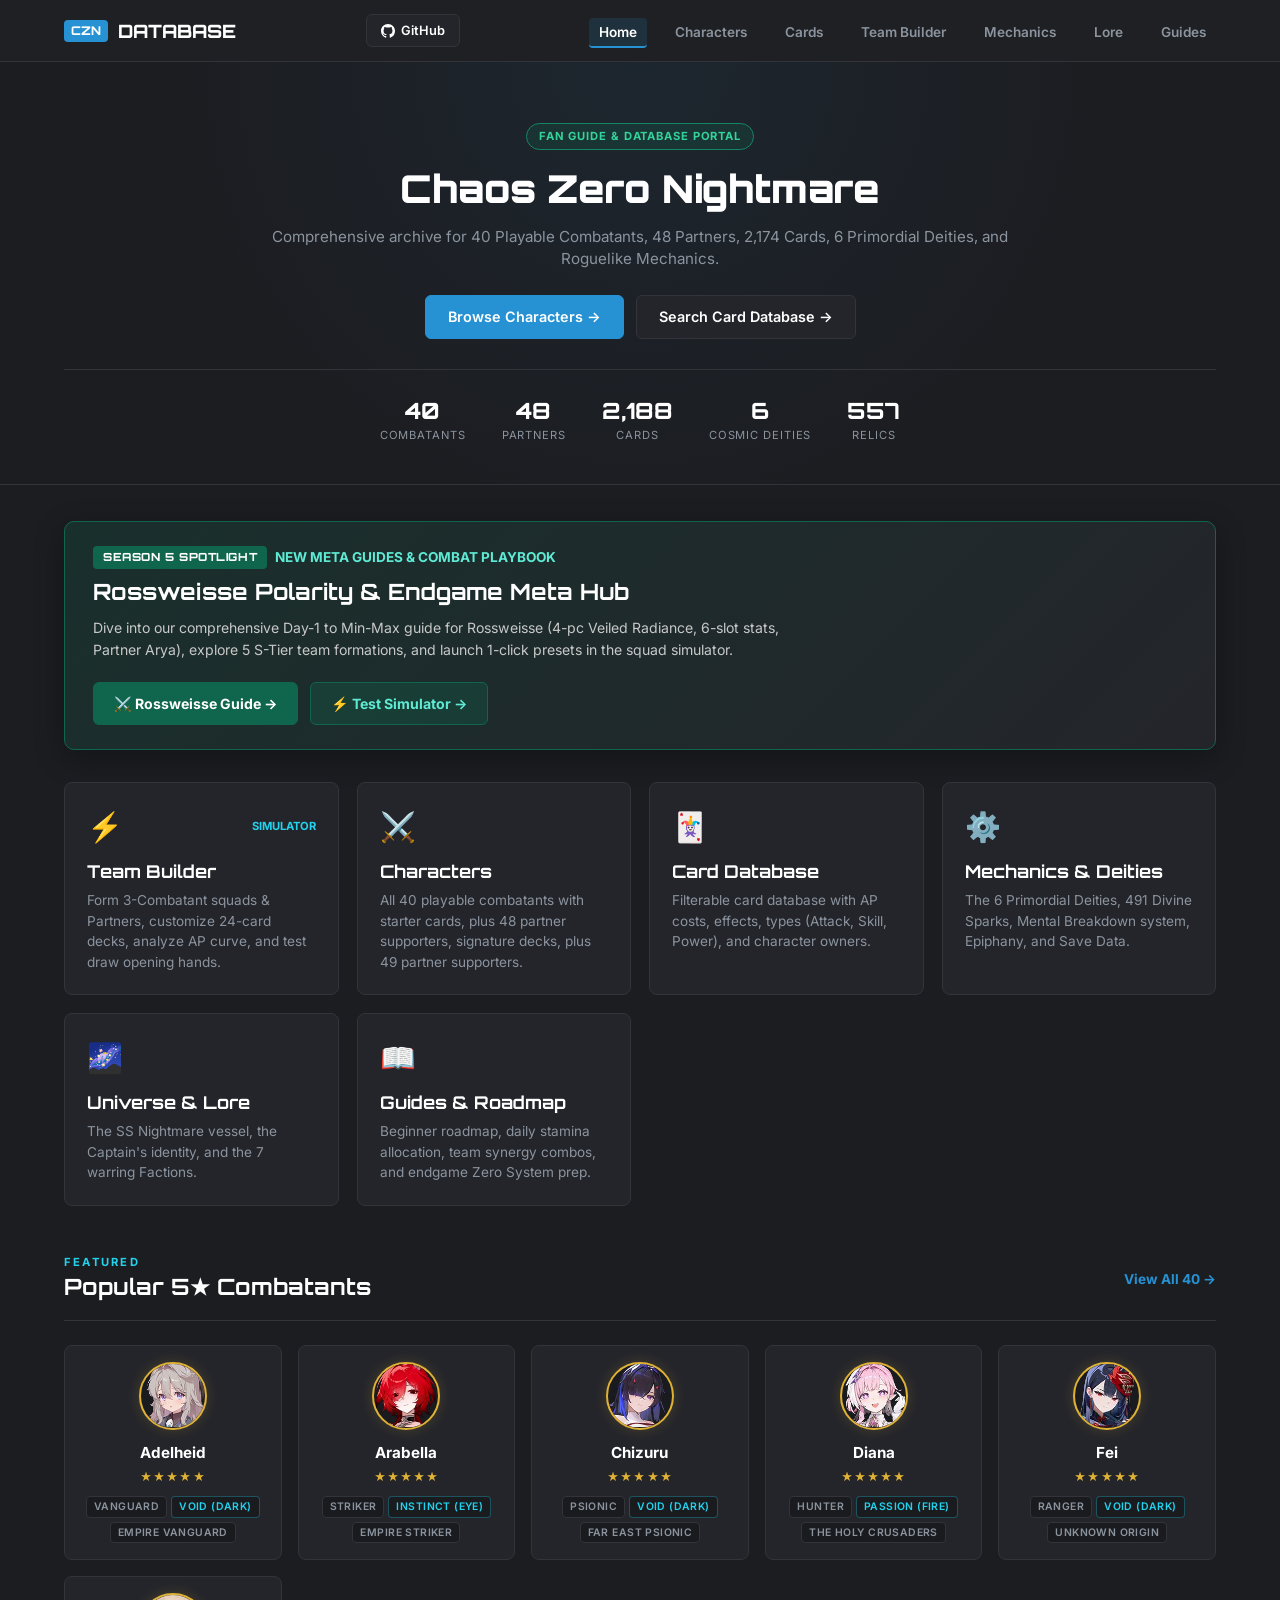
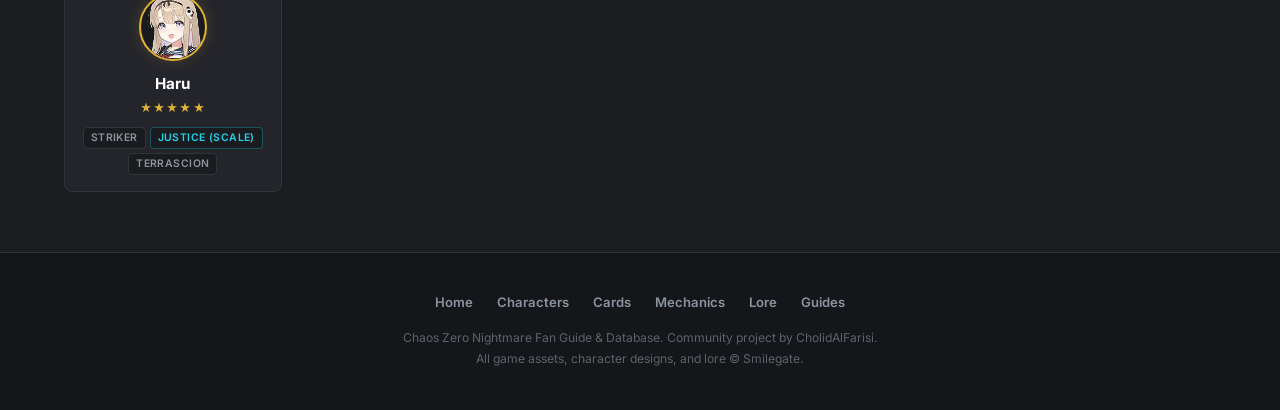
<file: index.html>
<!DOCTYPE html>
<html lang="en">
<head>
<meta charset="UTF-8">
<meta name="viewport" content="width=device-width, initial-scale=1.0">
<meta name="robots" content="noindex, nofollow, noarchive, nosnippet">
<title>Chaos Zero Nightmare — Database &amp; Fan Guide</title>
<link rel="preconnect" href="https://fonts.googleapis.com">
<link rel="preconnect" href="https://fonts.gstatic.com" crossorigin>
<link href="https://fonts.googleapis.com/css2?family=Inter:wght@400;500;600;700&family=Orbitron:wght@600;700;800;900&display=swap" rel="stylesheet">
<link rel="stylesheet" href="style.css?v=2">
<script src="teambuilder-data.js"></script>
</head>
<body>
<nav>
  <div class="nav-top">
    <a href="index.html" class="nav-brand"><span>CZN</span> DATABASE</a>
    <a href="https://github.com/CholidAlFarisi/czn-fan-guide" target="_blank" class="nav-btn">
      <svg width="14" height="14" viewBox="0 0 16 16" fill="currentColor"><path d="M8 0C3.58 0 0 3.58 0 8c0 3.54 2.29 6.53 5.47 7.59.4.07.55-.17.55-.38 0-.19-.01-.82-.01-1.49-2.01.37-2.53-.49-2.69-.94-.09-.23-.48-.94-.82-1.13-.28-.15-.68-.52-.01-.53.63-.01 1.08.58 1.23.82.72 1.21 1.87.87 2.33.66.07-.52.28-.87.51-1.07-1.78-.2-3.64-.89-3.64-3.95 0-.87.31-1.59.82-2.15-.08-.2-.36-1.02.08-2.12 0 0 .67-.21 2.2.82.64-.18 1.32-.27 2-.27.68 0 1.36.09 2 .27 1.53-1.04 2.2-.82 2.2-.82.44 1.1.16 1.92.08 2.12.51.56.82 1.27.82 2.15 0 3.07-1.87 3.75-3.65 3.95.29.25.54.73.54 1.48 0 1.07-.01 1.93-.01 2.2 0 .21.15.46.55.38A8.013 8.013 0 0016 8c0-4.42-3.58-8-8-8z"/></svg>
      GitHub
    </a>
  </div>
  <ul class="nav-links">
    <li><a href="index.html" class="active">Home</a></li> <li><a href="characters.html" class="">Characters</a></li> <li><a href="cards.html" class="">Cards</a></li> <li><a href="teambuilder.html" class="">Team Builder</a></li> <li><a href="mechanics.html" class="">Mechanics</a></li> <li><a href="lore.html" class="">Lore</a></li> <li><a href="guides.html" class="">Guides</a></li>
  </ul>
</nav>

<main>
  <header class="page-header" style="text-align:center; padding: 60px 5vw 40px;">
    <div class="page-pill">Fan Guide &amp; Database Portal</div>
    <h1>Chaos Zero Nightmare</h1>
    <p style="margin: 0 auto 24px;">Comprehensive archive for 40 Playable Combatants, 48 Partners, 2,174 Cards, 6 Primordial Deities, and Roguelike Mechanics.</p>
    
    <div style="display:flex; justify-content:center; gap:12px; flex-wrap:wrap; margin-bottom: 24px;">
      <a href="characters.html" class="nav-btn" style="background:var(--accent); color:#fff; border-color:var(--accent); padding:10px 22px; font-size:0.9rem;">Browse Characters →</a>
      <a href="cards.html" class="nav-btn" style="padding:10px 22px; font-size:0.9rem;">Search Card Database →</a>
    </div>

    <div style="display:flex; justify-content:center; gap:36px; flex-wrap:wrap; margin-top:30px; padding-top:24px; border-top:1px solid var(--panel-border);">
      <div style="text-align:center"><div style="font-family:'Orbitron',sans-serif; font-weight:800; font-size:1.4rem; color:var(--text);">40</div><div style="font-size:0.7rem; color:var(--muted); text-transform:uppercase; letter-spacing:0.08em;">Combatants</div></div>
      <div style="text-align:center"><div style="font-family:'Orbitron',sans-serif; font-weight:800; font-size:1.4rem; color:var(--text);">48</div><div style="font-size:0.7rem; color:var(--muted); text-transform:uppercase; letter-spacing:0.08em;">Partners</div></div>
      <div style="text-align:center"><div style="font-family:'Orbitron',sans-serif; font-weight:800; font-size:1.4rem; color:var(--text);">2,188</div><div style="font-size:0.7rem; color:var(--muted); text-transform:uppercase; letter-spacing:0.08em;">Cards</div></div>
      <div style="text-align:center"><div style="font-family:'Orbitron',sans-serif; font-weight:800; font-size:1.4rem; color:var(--text);">6</div><div style="font-size:0.7rem; color:var(--muted); text-transform:uppercase; letter-spacing:0.08em;">Cosmic Deities</div></div>
      <div style="text-align:center"><div style="font-family:'Orbitron',sans-serif; font-weight:800; font-size:1.4rem; color:var(--text);">557</div><div style="font-size:0.7rem; color:var(--muted); text-transform:uppercase; letter-spacing:0.08em;">Relics</div></div>
    </div>
  </header>

  <div class="container">
    <!-- SPOTLIGHT: SEASON 5 META & ROSSWEISSE -->
    <div style="background:linear-gradient(135deg, rgba(16,102,77,0.25), var(--panel)); border:1px solid #10664d; border-radius:10px; padding:24px 28px; margin-bottom:32px; display:flex; justify-content:space-between; align-items:center; flex-wrap:wrap; gap:20px; box-shadow:0 8px 30px rgba(0,0,0,0.3);">
      <div style="max-width:700px;">
        <div style="display:flex; align-items:center; gap:8px; margin-bottom:6px;">
          <span style="background:#10664d; color:#fff; font-size:0.7rem; font-weight:800; padding:3px 10px; border-radius:4px; font-family:'Orbitron',sans-serif; letter-spacing:0.05em;">SEASON 5 SPOTLIGHT</span>
          <span style="color:#5eead4; font-size:0.85rem; font-weight:700;">NEW META GUIDES &amp; COMBAT PLAYBOOK</span>
        </div>
        <h2 style="font-family:'Orbitron',sans-serif; font-size:1.4rem; color:var(--text); margin:0 0 8px 0;">Rossweisse Polarity &amp; Endgame Meta Hub</h2>
        <p style="font-size:0.88rem; color:var(--body); line-height:1.6; margin:0;">
          Dive into our comprehensive Day-1 to Min-Max guide for Rossweisse (4-pc Veiled Radiance, 6-slot stats, Partner Arya), explore 5 S-Tier team formations, and launch 1-click presets in the squad simulator.
        </p>
      </div>
      <div style="display:flex; gap:12px; flex-wrap:wrap;">
        <a href="guides.html?tab=tab-rossweisse" class="nav-btn" style="background:#10664d; color:#fff; border-color:#10664d; padding:10px 20px; font-size:0.88rem; font-weight:700;">⚔️ Rossweisse Guide →</a>
        <a href="teambuilder.html?preset=rossweisse_polarity" class="nav-btn" style="background:rgba(16,102,77,0.3); border-color:#10664d; color:#5eead4; padding:10px 20px; font-size:0.88rem; font-weight:700;">⚡ Test Simulator →</a>
      </div>
    </div>

    <!-- Hub Sections Navigation -->
    <div style="display:grid; grid-template-columns:repeat(auto-fit,minmax(240px,1fr)); gap:18px; margin-bottom:48px;">
      <a href="teambuilder.html" style="text-decoration:none; color:inherit;">
        <div style="background:var(--panel); border:1px solid var(--panel-border); border-radius:8px; padding:22px; transition:all 0.2s; height:100%;" onmouseover="this.style.borderColor='var(--accent)'" onmouseout="this.style.borderColor='var(--panel-border)'">
          <div style="display:flex; justify-content:space-between; align-items:center; margin-bottom:10px;">
            <div style="font-size:1.8rem;">⚡</div>
            <span style="font-size:0.7rem; color:var(--cyan); font-weight:700; text-transform:uppercase;">SIMULATOR</span>
          </div>
          <h3 style="font-family:'Orbitron',sans-serif; font-size:1.1rem; color:var(--text); margin-bottom:6px;">Team Builder</h3>
          <p style="font-size:0.85rem; color:var(--muted);">Form 3-Combatant squads &amp; Partners, customize 24-card decks, analyze AP curve, and test draw opening hands.</p>
        </div>
      </a>
      <a href="characters.html" style="text-decoration:none; color:inherit;">
        <div style="background:var(--panel); border:1px solid var(--panel-border); border-radius:8px; padding:22px; transition:all 0.2s; height:100%;" onmouseover="this.style.borderColor='var(--accent)'" onmouseout="this.style.borderColor='var(--panel-border)'">
          <div style="font-size:1.8rem; margin-bottom:10px;">⚔️</div>
          <h3 style="font-family:'Orbitron',sans-serif; font-size:1.1rem; color:var(--text); margin-bottom:6px;">Characters</h3>
          <p style="font-size:0.85rem; color:var(--muted);">All 40 playable combatants with starter cards, plus 48 partner supporters, signature decks, plus 49 partner supporters.</p>
        </div>
      </a>
      <a href="cards.html" style="text-decoration:none; color:inherit;">
        <div style="background:var(--panel); border:1px solid var(--panel-border); border-radius:8px; padding:22px; transition:all 0.2s; height:100%;" onmouseover="this.style.borderColor='var(--accent)'" onmouseout="this.style.borderColor='var(--panel-border)'">
          <div style="font-size:1.8rem; margin-bottom:10px;">🃏</div>
          <h3 style="font-family:'Orbitron',sans-serif; font-size:1.1rem; color:var(--text); margin-bottom:6px;">Card Database</h3>
          <p style="font-size:0.85rem; color:var(--muted);">Filterable card database with AP costs, effects, types (Attack, Skill, Power), and character owners.</p>
        </div>
      </a>
      <a href="mechanics.html" style="text-decoration:none; color:inherit;">
        <div style="background:var(--panel); border:1px solid var(--panel-border); border-radius:8px; padding:22px; transition:all 0.2s; height:100%;" onmouseover="this.style.borderColor='var(--accent)'" onmouseout="this.style.borderColor='var(--panel-border)'">
          <div style="font-size:1.8rem; margin-bottom:10px;">⚙️</div>
          <h3 style="font-family:'Orbitron',sans-serif; font-size:1.1rem; color:var(--text); margin-bottom:6px;">Mechanics &amp; Deities</h3>
          <p style="font-size:0.85rem; color:var(--muted);">The 6 Primordial Deities, 491 Divine Sparks, Mental Breakdown system, Epiphany, and Save Data.</p>
        </div>
      </a>
      <a href="lore.html" style="text-decoration:none; color:inherit;">
        <div style="background:var(--panel); border:1px solid var(--panel-border); border-radius:8px; padding:22px; transition:all 0.2s; height:100%;" onmouseover="this.style.borderColor='var(--accent)'" onmouseout="this.style.borderColor='var(--panel-border)'">
          <div style="font-size:1.8rem; margin-bottom:10px;">🌌</div>
          <h3 style="font-family:'Orbitron',sans-serif; font-size:1.1rem; color:var(--text); margin-bottom:6px;">Universe &amp; Lore</h3>
          <p style="font-size:0.85rem; color:var(--muted);">The SS Nightmare vessel, the Captain's identity, and the 7 warring Factions.</p>
        </div>
      </a>
      <a href="guides.html" style="text-decoration:none; color:inherit;">
        <div style="background:var(--panel); border:1px solid var(--panel-border); border-radius:8px; padding:22px; transition:all 0.2s; height:100%;" onmouseover="this.style.borderColor='var(--accent)'" onmouseout="this.style.borderColor='var(--panel-border)'">
          <div style="font-size:1.8rem; margin-bottom:10px;">📖</div>
          <h3 style="font-family:'Orbitron',sans-serif; font-size:1.1rem; color:var(--text); margin-bottom:6px;">Guides &amp; Roadmap</h3>
          <p style="font-size:0.85rem; color:var(--muted);">Beginner roadmap, daily stamina allocation, team synergy combos, and endgame Zero System prep.</p>
        </div>
      </a>
    </div>

    <!-- Featured Characters Section -->
    <div class="toolbar">
      <div>
        <div style="font-size:0.7rem; letter-spacing:0.2em; text-transform:uppercase; color:var(--cyan); font-weight:700;">Featured</div>
        <h2 style="font-family:'Orbitron',sans-serif; font-size:1.4rem; color:var(--text);">Popular 5★ Combatants</h2>
      </div>
      <a href="characters.html" style="color:var(--accent); text-decoration:none; font-size:0.85rem; font-weight:700;">View All 40 →</a>
    </div>
    <div class="char-grid">
      
        <div class="char-card" data-r="5" onclick="location.href='characters.html'">
          <div class="char-icon"><img src="assets/characters/1055.webp" alt="Adelheid" loading="lazy" onerror="this.parentElement.textContent='🛡️'"></div>
          <div class="char-info">
            <div class="char-name">Adelheid</div>
            <div class="char-stars">★★★★★</div>
            <div class="char-tags">
              <span class="tag">Vanguard</span>
              <span class="tag attr">Void (Dark)</span>
              <span class="tag">Empire Vanguard</span>
            </div>
          </div>
        </div>
        <div class="char-card" data-r="5" onclick="location.href='characters.html'">
          <div class="char-icon"><img src="assets/characters/30115.webp" alt="Arabella" loading="lazy" onerror="this.parentElement.textContent='⚔️'"></div>
          <div class="char-info">
            <div class="char-name">Arabella</div>
            <div class="char-stars">★★★★★</div>
            <div class="char-tags">
              <span class="tag">Striker</span>
              <span class="tag attr">Instinct (Eye)</span>
              <span class="tag">Empire Striker</span>
            </div>
          </div>
        </div>
        <div class="char-card" data-r="5" onclick="location.href='characters.html'">
          <div class="char-icon"><img src="assets/characters/1060.webp" alt="Chizuru" loading="lazy" onerror="this.parentElement.textContent='🔮'"></div>
          <div class="char-info">
            <div class="char-name">Chizuru</div>
            <div class="char-stars">★★★★★</div>
            <div class="char-tags">
              <span class="tag">Psionic</span>
              <span class="tag attr">Void (Dark)</span>
              <span class="tag">Far East Psionic</span>
            </div>
          </div>
        </div>
        <div class="char-card" data-r="5" onclick="location.href='characters.html'">
          <div class="char-icon"><img src="assets/characters/1061.webp" alt="Diana" loading="lazy" onerror="this.parentElement.textContent='🏹'"></div>
          <div class="char-info">
            <div class="char-name">Diana</div>
            <div class="char-stars">★★★★★</div>
            <div class="char-tags">
              <span class="tag">Hunter</span>
              <span class="tag attr">Passion (Fire)</span>
              <span class="tag">The Holy Crusaders</span>
            </div>
          </div>
        </div>
        <div class="char-card" data-r="5" onclick="location.href='characters.html'">
          <div class="char-icon"><img src="assets/characters/30048.webp" alt="Fei" loading="lazy" onerror="this.parentElement.textContent='🎯'"></div>
          <div class="char-info">
            <div class="char-name">Fei</div>
            <div class="char-stars">★★★★★</div>
            <div class="char-tags">
              <span class="tag">Ranger</span>
              <span class="tag attr">Void (Dark)</span>
              <span class="tag">Unknown Origin</span>
            </div>
          </div>
        </div>
        <div class="char-card" data-r="5" onclick="location.href='characters.html'">
          <div class="char-icon"><img src="assets/characters/1062.webp" alt="Haru" loading="lazy" onerror="this.parentElement.textContent='⚔️'"></div>
          <div class="char-info">
            <div class="char-name">Haru</div>
            <div class="char-stars">★★★★★</div>
            <div class="char-tags">
              <span class="tag">Striker</span>
              <span class="tag attr">Justice (Scale)</span>
              <span class="tag">Terrascion</span>
            </div>
          </div>
        </div>
    </div>
  </div>
</main>

<footer>
  <div class="f-links">
    <a href="index.html">Home</a>
    <a href="characters.html">Characters</a>
    <a href="cards.html">Cards</a>
    <a href="mechanics.html">Mechanics</a>
    <a href="lore.html">Lore</a>
    <a href="guides.html">Guides</a>
  </div>
  <p>Chaos Zero Nightmare Fan Guide &amp; Database. Community project by CholidAlFarisi.<br>All game assets, character designs, and lore © Smilegate.</p>
</footer>
</body>
</html>
</file>
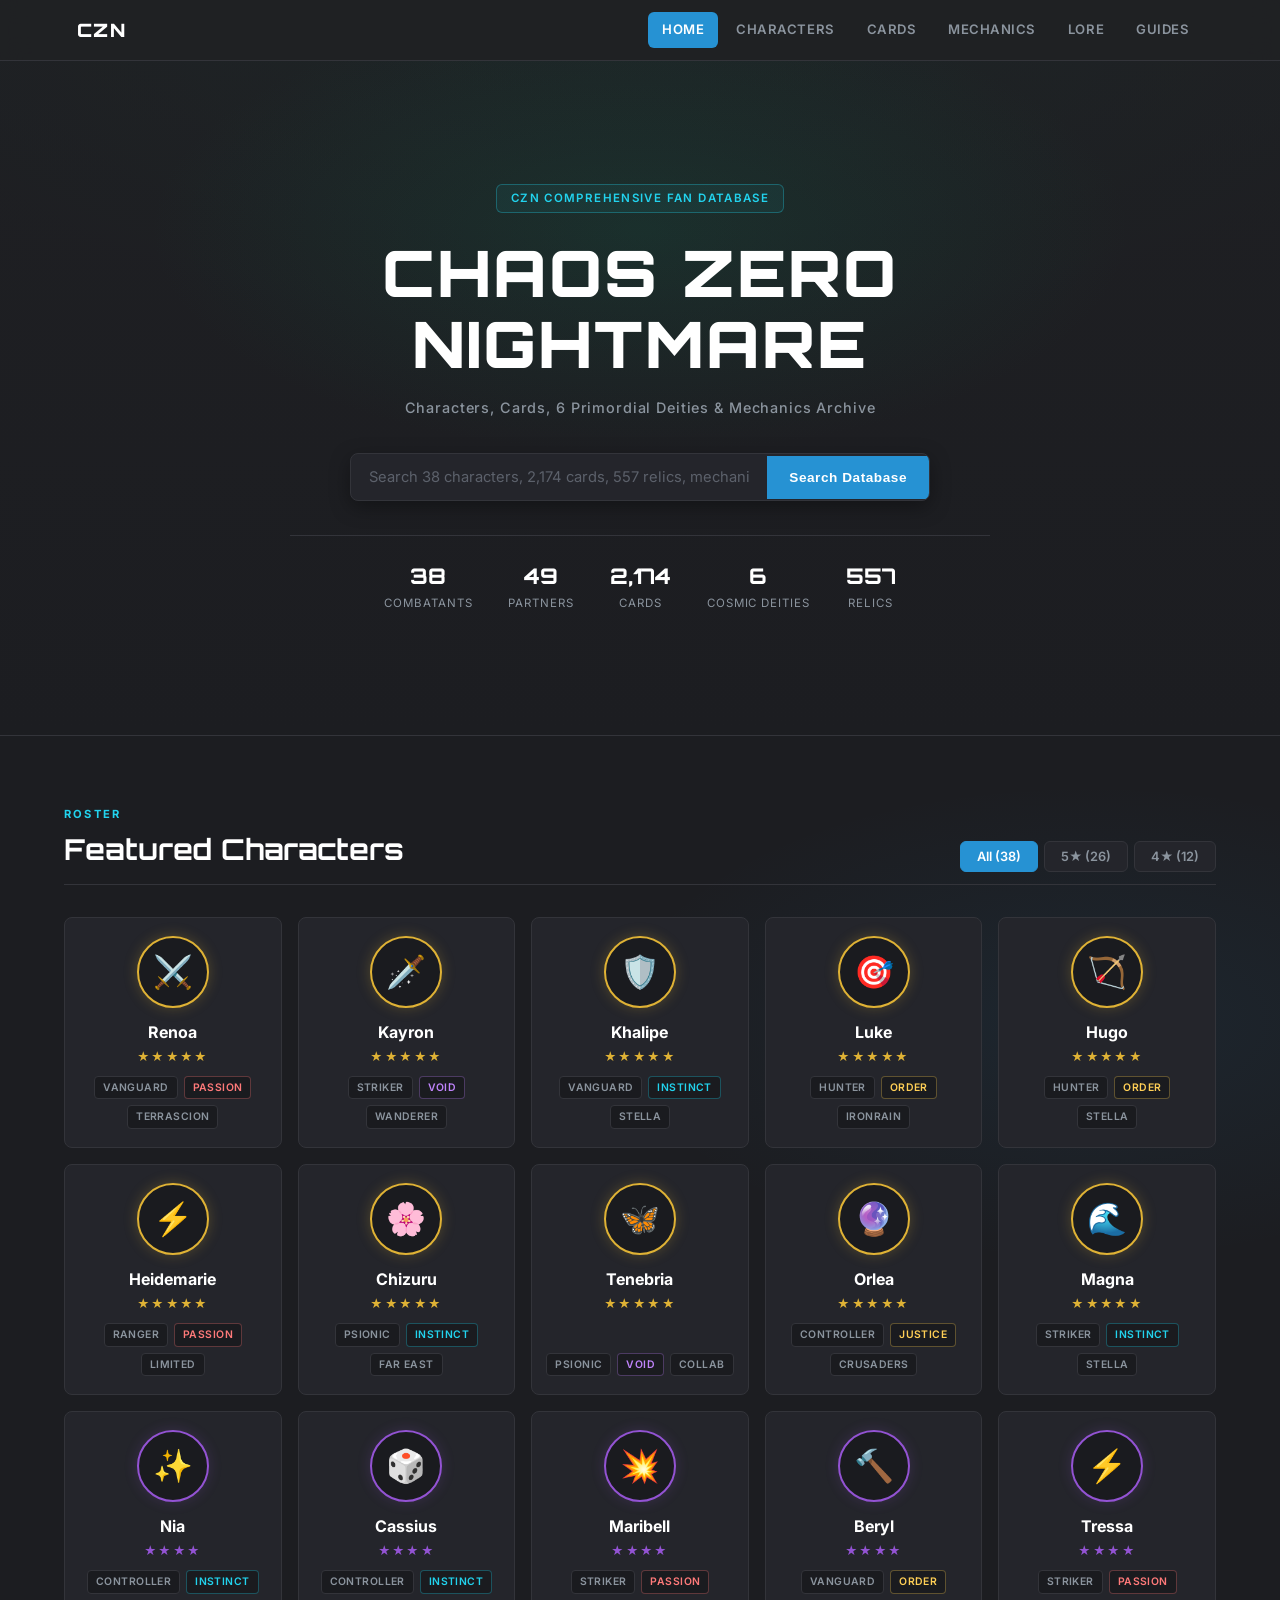
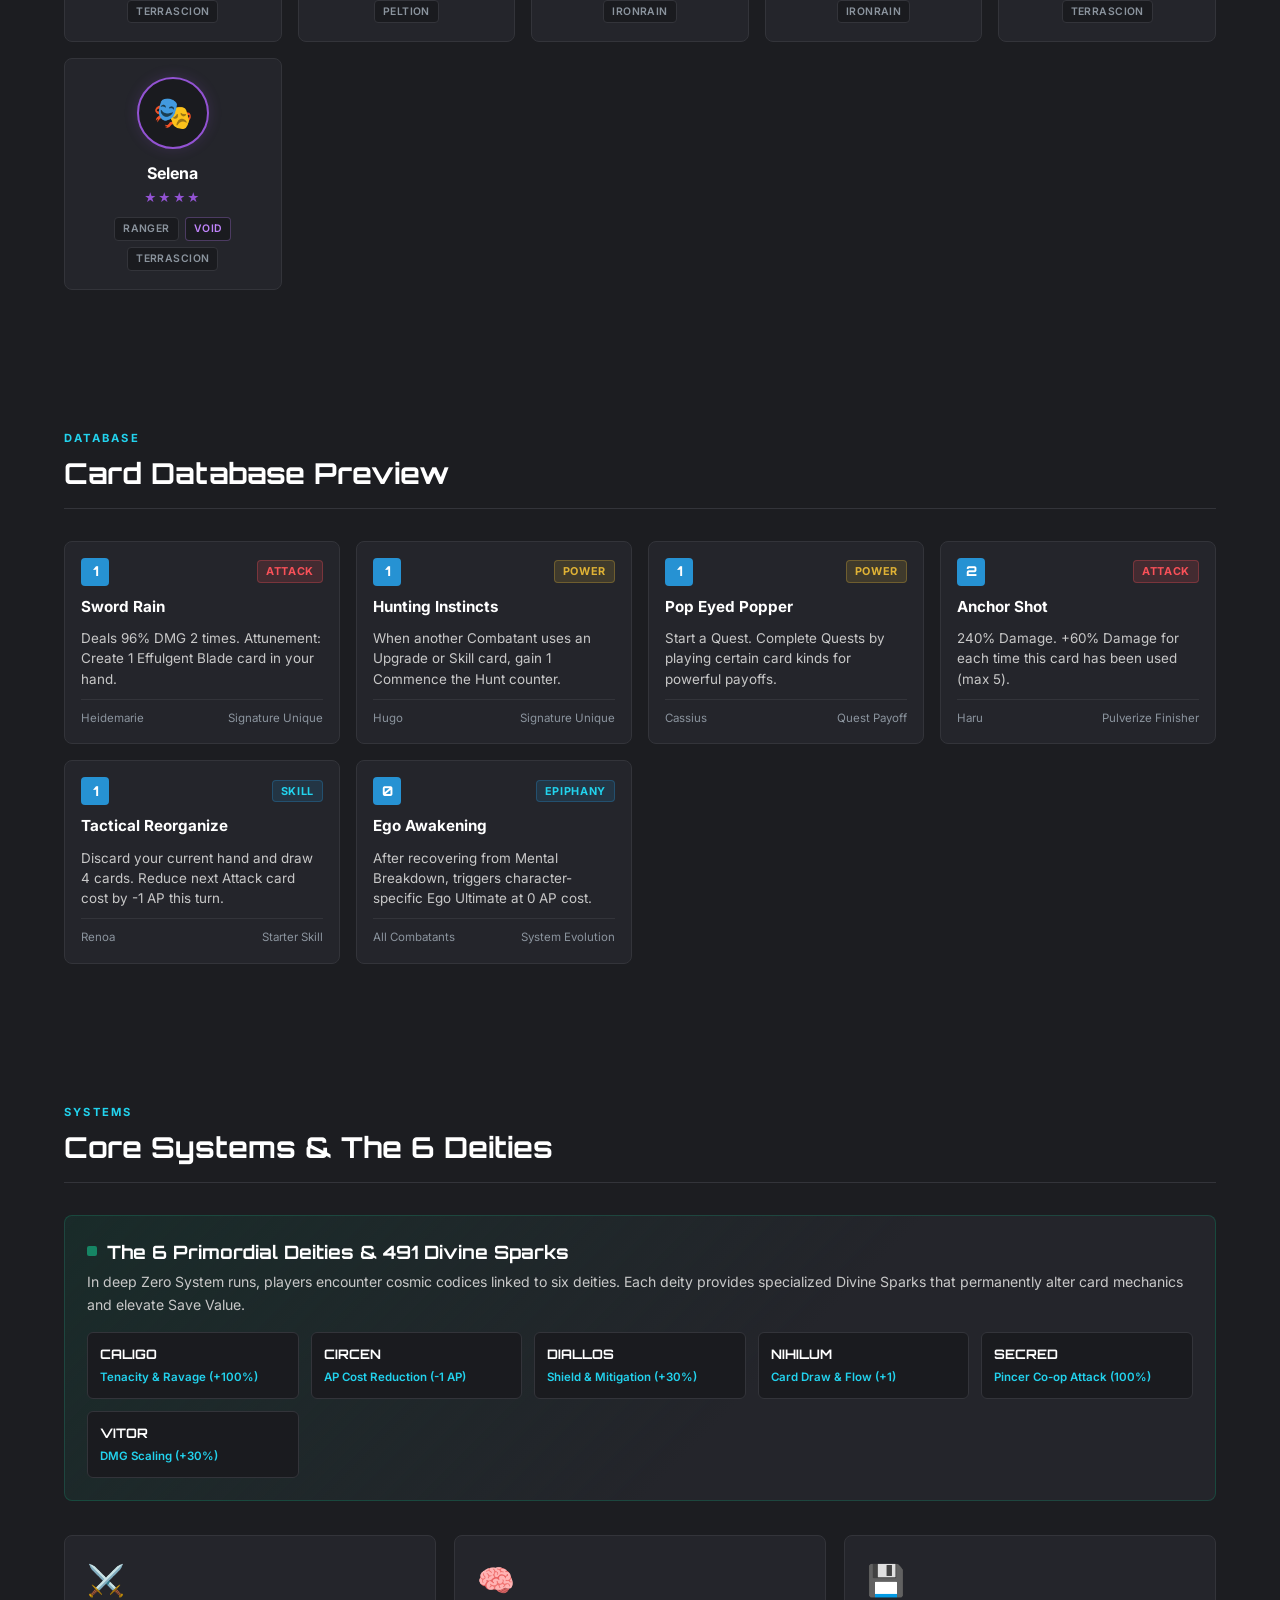
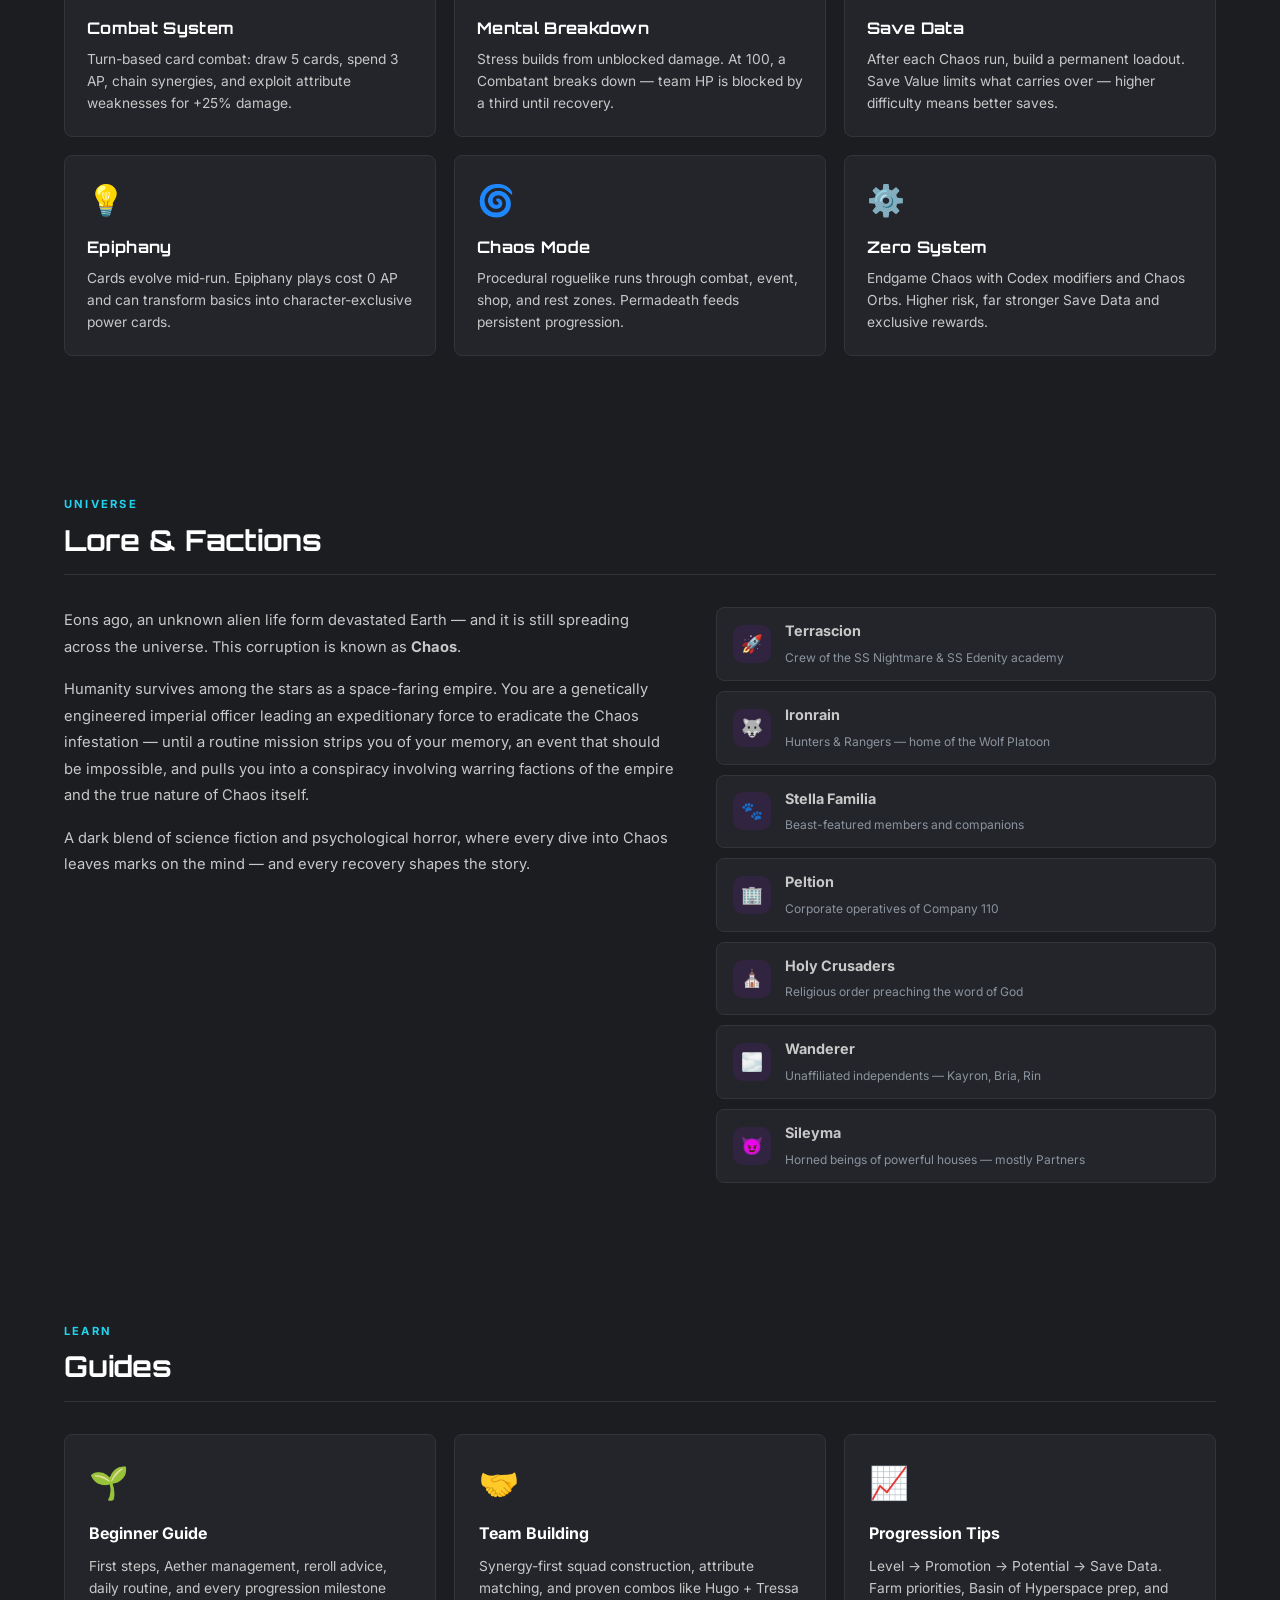
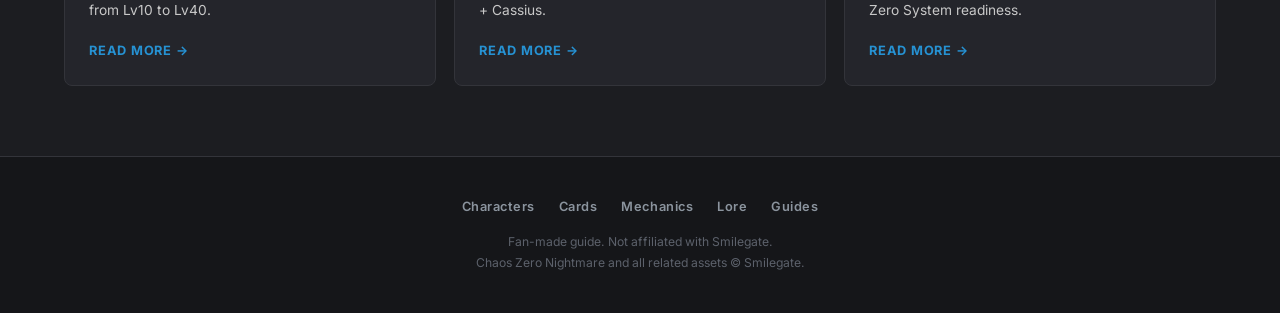
<file: mockup/index.html>
<!DOCTYPE html>
<html lang="en">
<head>
<meta charset="UTF-8">
<meta name="viewport" content="width=device-width, initial-scale=1.0">
<title>Chaos Zero Nightmare — Prydwen-Style Fan Guide & Database</title>
<link rel="preconnect" href="https://fonts.googleapis.com">
<link rel="preconnect" href="https://fonts.gstatic.com" crossorigin>
<link href="https://fonts.googleapis.com/css2?family=Orbitron:wght@500;700;900&family=Inter:wght@400;500;600;700&display=swap" rel="stylesheet">
<style>
:root{
  /* Prydwen Dark Theme Tokens */
  --bg:#1c1d21;
  --bg-2:#151619;
  --panel:#24252b;
  --panel-border:#33343a;
  --card-hover:#2c2d33;
  --card-inner:#1a1b1f;
  --border-light:#3d3e47;

  /* Prydwen Brand Accents */
  --accent:#2692d3;
  --accent-hover:#1e7eb9;
  --teal:#10664d;
  --teal-bright:#168564;
  --purple:#2692d3;
  --purple-bright:#2692d3;
  --blue:#2692d3;

  /* Attribute & Rarity */
  --red:#f85058;
  --gold:#dfb235;
  --cyan:#22d3ee;
  --void:#9353d3;

  /* Typography */
  --text:#ffffff;
  --body:#c8c8c8;
  --muted:#8b949e;
  --faint:#5c616b;
  --grad-text:linear-gradient(100deg,#ffffff 0%,#2692d3 50%,#22d3ee 100%);
}
*{margin:0;padding:0;box-sizing:border-box}
html{scroll-behavior:smooth}
body{
  font-family:'Inter',-apple-system,BlinkMacSystemFont,"Segoe UI",Roboto,sans-serif;
  background-color:var(--bg);
  background-image:
    radial-gradient(1200px 500px at 50% 0%, rgba(16,102,77,.18), transparent 70%),
    radial-gradient(800px 400px at 85% 20%, rgba(38,146,211,.08), transparent 60%);
  color:var(--body);
  min-height:100vh;
  overflow-x:hidden;
  line-height:1.5;
}
::-webkit-scrollbar{width:8px;height:8px}
::-webkit-scrollbar-track{background:var(--bg-2)}
::-webkit-scrollbar-thumb{background:#353740;border-radius:4px}
::-webkit-scrollbar-thumb:hover{background:#454854}

/* ============ NAV (Prydwen dark bar) ============ */
nav{
  position:sticky;top:0;z-index:100;
  display:flex;align-items:center;justify-content:space-between;
  padding:12px 6vw;
  background:rgba(32,33,36,0.94);
  backdrop-filter:blur(12px);
  border-bottom:1px solid var(--panel-border);
}
.logo{
  font-family:'Orbitron',sans-serif;font-weight:900;font-size:1.15rem;
  color:var(--text);letter-spacing:.08em;display:flex;align-items:center;gap:10px;
}
.logo-tag{
  background:var(--teal);color:#fff;font-size:.78rem;font-weight:800;padding:3px 8px;border-radius:4px;
}
.nav-links{display:flex;gap:4px;list-style:none}
.nav-links a{
  display:block;padding:8px 14px;border-radius:6px;
  color:var(--muted);text-decoration:none;font-size:.82rem;font-weight:600;
  letter-spacing:.04em;text-transform:uppercase;
  transition:color .18s,background .18s;
}
.nav-links a:hover{color:var(--text);background:rgba(255,255,255,.05)}
.nav-links a.active{color:#fff;background:var(--accent);box-shadow:none}
.hamburger{display:none;background:none;border:none;cursor:pointer;padding:8px}
.hamburger span{display:block;width:22px;height:2px;background:var(--text);margin:5px 0;transition:.3s;border-radius:2px}

/* ============ HERO ============ */
.hero{
  min-height:75vh;
  display:flex;flex-direction:column;align-items:center;justify-content:center;
  text-align:center;padding:60px 6vw;position:relative;
  border-bottom:1px solid var(--panel-border);
  background:linear-gradient(180deg,rgba(32,33,36,.6),rgba(28,29,33,.95));
}
.hero-glow{
  position:absolute;inset:0;pointer-events:none;
  background:radial-gradient(700px 320px at 50% 25%, rgba(16,102,77,.22), transparent 70%);
  animation:pulse 6s ease-in-out infinite;
}
@keyframes pulse{0%,100%{opacity:.7}50%{opacity:1}}
.hero-pill{
  position:relative;
  font-size:.72rem;letter-spacing:.12em;text-transform:uppercase;color:var(--cyan);
  border:1px solid rgba(34,211,238,.3);border-radius:6px;padding:5px 14px;margin-bottom:24px;
  background:rgba(34,211,238,.06);font-weight:600;
}
.hero h1{
  position:relative;
  font-family:'Orbitron',sans-serif;font-weight:900;
  font-size:clamp(2rem,5.5vw,4rem);
  line-height:1.12;letter-spacing:.03em;text-transform:uppercase;
  color:var(--text);
  max-width:920px;
}
.hero h1 span{color:var(--accent)}
.hero p{
  position:relative;margin-top:16px;color:var(--muted);
  letter-spacing:.06em;font-size:.9rem;font-weight:500;max-width:680px;line-height:1.6;
}
.search{
  position:relative;margin-top:34px;display:flex;align-items:center;
  width:min(580px,92vw);
  background:var(--panel);
  border:1px solid var(--panel-border);
  border-radius:8px;overflow:hidden;
  box-shadow:0 6px 20px rgba(0,0,0,.35);
  transition:border-color .2s;
}
.search:focus-within{border-color:var(--accent)}
.search input{
  flex:1;background:none;border:none;outline:none;
  padding:14px 18px;color:var(--text);font-family:inherit;font-size:.92rem;
}
.search input::placeholder{color:var(--faint)}
.search button{
  background:var(--accent);border:none;cursor:pointer;
  color:#fff;font-weight:600;font-size:.85rem;letter-spacing:.04em;
  padding:14px 22px;transition:background .18s;
}
.search button:hover{background:var(--accent-hover)}

.quick-stats{
  display:flex;justify-content:center;gap:36px;flex-wrap:wrap;
  margin-top:34px;padding-top:24px;border-top:1px solid var(--panel-border);width:min(700px,92vw);
}
.q-stat{text-align:center}
.q-val{font-family:'Orbitron',sans-serif;font-weight:800;font-size:1.35rem;color:var(--text)}
.q-label{font-size:.72rem;color:var(--muted);text-transform:uppercase;letter-spacing:.08em;margin-top:2px}

/* ============ SECTIONS ============ */
section{padding:70px 5vw;max-width:1340px;margin:0 auto}
.sec-head{display:flex;align-items:flex-end;justify-content:space-between;flex-wrap:wrap;gap:20px;margin-bottom:32px;padding-bottom:12px;border-bottom:1px solid var(--panel-border)}
.sec-label{font-size:.7rem;letter-spacing:.2em;text-transform:uppercase;color:var(--cyan);font-weight:700;margin-bottom:6px}
.sec-title{
  font-family:'Orbitron',sans-serif;font-size:clamp(1.3rem,2.8vw,1.8rem);font-weight:700;color:var(--text);
}
.filters{display:flex;gap:6px;flex-wrap:wrap}
.filters button{
  background:var(--panel);border:1px solid var(--panel-border);color:var(--muted);
  padding:7px 16px;border-radius:6px;cursor:pointer;font-size:.8rem;font-weight:600;
  transition:.15s;font-family:'Inter',sans-serif;
}
.filters button.active{background:var(--accent);color:#fff;border-color:var(--accent)}
.filters button:hover{border-color:var(--border-light);color:var(--text);background:var(--card-hover)}

/* fade-in on scroll */
.reveal{opacity:0;transform:translateY(24px);transition:opacity .7s ease,transform .7s ease}
.reveal.visible{opacity:1;transform:none}

/* ============ CHARACTERS ============ */
.char-grid{display:grid;grid-template-columns:repeat(auto-fill,minmax(190px,1fr));gap:16px}
.char-card{
  background:var(--panel);border:1px solid var(--panel-border);border-radius:8px;
  padding:18px 14px;text-align:center;cursor:pointer;
  display:flex;flex-direction:column;align-items:center;
  transition:transform .2s,box-shadow .2s,border-color .2s;
}
.char-card:hover{transform:translateY(-3px);border-color:var(--border-light);box-shadow:0 8px 24px rgba(0,0,0,.5);background:var(--card-hover)}
.char-icon{
  width:72px;height:72px;margin:0 auto 12px;border-radius:50%;
  display:flex;align-items:center;justify-content:center;font-size:2rem;
  background:var(--card-inner);border:2px solid var(--panel-border);position:relative;
}
.char-card[data-r="5"] .char-icon{border-color:var(--gold);box-shadow:0 0 14px rgba(223,178,53,.25)}
.char-card[data-r="4"] .char-icon{border-color:var(--void);box-shadow:0 0 14px rgba(147,83,211,.2)}
.char-card h3{font-size:1rem;font-weight:700;color:var(--text);margin-bottom:4px}
.char-stars{font-size:.75rem;letter-spacing:.12em;margin-bottom:10px}
.char-card[data-r="5"] .char-stars{color:var(--gold)}
.char-card[data-r="4"] .char-stars{color:var(--void)}
.char-tags{display:flex;gap:6px;justify-content:center;flex-wrap:wrap;margin-top:auto}
.tag{
  font-size:.65rem;text-transform:uppercase;font-weight:600;letter-spacing:.04em;
  padding:3px 8px;border-radius:4px;background:var(--card-inner);border:1px solid var(--panel-border);color:var(--muted);
}
.tag.attr{color:var(--cyan);border-color:rgba(34,211,238,.3)}
.tag.passion{color:#ff7a7a;border-color:rgba(255,122,122,.3)}
.tag.order{color:#ffcf56;border-color:rgba(255,207,86,.3)}
.tag.void{color:#c084fc;border-color:rgba(192,132,252,.3)}

/* ============ CARDS DB ============ */
.card-scroll{display:grid;grid-template-columns:repeat(auto-fill,minmax(270px,1fr));gap:16px}
.game-card{
  background:var(--panel);border:1px solid var(--panel-border);border-radius:8px;padding:16px;
  display:flex;flex-direction:column;gap:10px;transition:transform .2s,border-color .2s;
}
.game-card:hover{transform:translateY(-3px);border-color:var(--border-light);box-shadow:0 6px 20px rgba(0,0,0,.4)}
.gc-top{display:flex;justify-content:space-between;align-items:center}
.gc-cost{
  width:28px;height:28px;border-radius:4px;display:flex;align-items:center;justify-content:center;
  background:var(--accent);color:#fff;font-weight:800;font-size:.85rem;font-family:'Orbitron',sans-serif;
}
.gc-type{font-size:.68rem;letter-spacing:.06em;text-transform:uppercase;padding:2px 8px;border-radius:4px;font-weight:700}
.type-atk{background:rgba(248,80,88,.15);color:var(--red);border:1px solid rgba(248,80,88,.3)}
.type-skill{background:rgba(38,146,211,.15);color:var(--cyan);border:1px solid rgba(38,146,211,.3)}
.type-power{background:rgba(223,178,53,.15);color:var(--gold);border:1px solid rgba(223,178,53,.3)}
.game-card h4{font-size:.95rem;font-weight:700;color:var(--text)}
.gc-effect{font-size:.84rem;color:var(--body);line-height:1.5;flex:1}
.gc-owner{font-size:.72rem;color:var(--muted);border-top:1px solid var(--panel-border);padding-top:10px;display:flex;justify-content:space-between}

/* ============ DEITIES ============ */
.deities-box{
  margin-bottom:34px;padding:22px;border-radius:8px;
  background:linear-gradient(135deg,rgba(16,102,77,.2),var(--panel) 60%);
  border:1px solid rgba(22,133,100,.35);
}
.deities-box h3{
  font-family:'Orbitron',sans-serif;font-size:1.15rem;color:var(--text);margin-bottom:6px;
  display:flex;align-items:center;gap:10px;
}
.deities-box h3::before{content:'';display:inline-block;width:10px;height:10px;background:var(--teal-bright);border-radius:2px}
.deities-box>p{font-size:.88rem;color:var(--body);line-height:1.6;margin-bottom:16px}
.deities-grid{display:grid;grid-template-columns:repeat(auto-fit,minmax(180px,1fr));gap:12px}
.deity-item{background:var(--card-inner);border:1px solid var(--panel-border);border-radius:6px;padding:12px}
.deity-name{font-family:'Orbitron',sans-serif;font-size:.82rem;font-weight:700;color:var(--text);margin-bottom:4px}
.deity-focus{font-size:.72rem;color:var(--cyan);font-weight:600}

/* ============ MECHANICS ============ */
.mech-grid{display:grid;grid-template-columns:repeat(auto-fit,minmax(280px,1fr));gap:18px}
.mech-card{
  border-radius:8px;padding:22px;
  background:var(--panel);border:1px solid var(--panel-border);
  transition:transform .2s,border-color .2s;
}
.mech-card:hover{transform:translateY(-3px);border-color:var(--accent)}
.mech-card .m-icon{font-size:1.9rem;margin-bottom:12px;display:block}
.mech-card h3{font-size:1rem;margin-bottom:8px;font-family:'Orbitron',sans-serif;font-weight:700;letter-spacing:.02em;color:var(--text)}
.mech-card p{font-size:.86rem;color:var(--body);line-height:1.6}

/* ============ LORE ============ */
.lore-wrap{display:grid;grid-template-columns:1.1fr .9fr;gap:40px}
@media(max-width:900px){.lore-wrap{grid-template-columns:1fr}}
.lore-text p{color:var(--body);line-height:1.8;font-size:.92rem;margin-bottom:16px}
.faction-list{display:flex;flex-direction:column;gap:10px}
.faction{
  display:flex;align-items:center;gap:14px;padding:12px 16px;border-radius:8px;
  background:var(--panel);border:1px solid var(--panel-border);transition:border-color .2s;
}
.faction:hover{border-color:var(--accent)}
.faction .f-ic{width:38px;height:38px;border-radius:10px;display:flex;align-items:center;justify-content:center;font-size:1.1rem;background:rgba(107,33,168,.18)}
.faction h4{font-size:.9rem;margin-bottom:2px}
.faction span{font-size:.75rem;color:var(--muted)}

/* ============ GUIDES ============ */
.guide-grid{display:grid;grid-template-columns:repeat(auto-fit,minmax(260px,1fr));gap:18px}
.guide-card{
  border-radius:8px;padding:24px;
  background:var(--panel);border:1px solid var(--panel-border);
  transition:transform .2s,box-shadow .2s,border-color .2s;
}
.guide-card:hover{transform:translateY(-3px);border-color:var(--accent);box-shadow:0 8px 24px rgba(0,0,0,.4)}
.guide-card .g-icon{font-size:2rem;margin-bottom:14px}
.guide-card h3{font-size:1rem;font-weight:700;color:var(--text);margin-bottom:10px}
.guide-card p{font-size:.86rem;color:var(--body);line-height:1.6;margin-bottom:16px}
.guide-card a{
  color:var(--accent);text-decoration:none;font-size:.8rem;font-weight:700;letter-spacing:.06em;text-transform:uppercase;
}
.guide-card a:hover{text-decoration:underline}

/* ============ FOOTER ============ */
footer{background:var(--bg-2);border-top:1px solid var(--panel-border);padding:40px 5vw;text-align:center}
footer .f-links{display:flex;justify-content:center;gap:24px;flex-wrap:wrap;margin-bottom:16px}
footer .f-links a{color:var(--muted);text-decoration:none;font-size:.8rem;letter-spacing:.04em;font-weight:600}
footer .f-links a:hover{color:var(--accent)}
footer p{font-size:.76rem;color:var(--faint);line-height:1.7}

/* ============ RESPONSIVE ============ */
@media(max-width:820px){
  .nav-links{
    position:fixed;top:60px;right:0;flex-direction:column;background:rgba(10,6,18,.97);
    width:220px;padding:20px;border-left:1px solid var(--panel-border);border-bottom:1px solid var(--panel-border);
    transform:translateX(100%);transition:transform .3s;border-radius:0 0 0 16px;
  }
  .nav-links.open{transform:none}
  .hamburger{display:block}
  section{padding:64px 5vw}
}
</style>
</head>
<body>

<nav id="nav">
  <div class="logo">CZN</div>
  <ul class="nav-links" id="navLinks">
    <li><a href="#hero" class="active">Home</a></li>
    <li><a href="#characters">Characters</a></li>
    <li><a href="#cards">Cards</a></li>
    <li><a href="#mechanics">Mechanics</a></li>
    <li><a href="#lore">Lore</a></li>
    <li><a href="#guides">Guides</a></li>
  </ul>
  <button class="hamburger" id="hamburger" aria-label="Menu">
    <span></span><span></span><span></span>
  </button>
</nav>

<!-- HERO -->
<header class="hero" id="hero">
  <div class="hero-glow"></div>
  <div class="hero-pill">CZN Comprehensive Fan Database</div>
  <h1>Chaos Zero<br>Nightmare</h1>
  <p>Characters, Cards, 6 Primordial Deities &amp; Mechanics Archive</p>
  <div class="search">
    <input type="text" placeholder="Search 38 characters, 2,174 cards, 557 relics, mechanics...">
    <button>Search Database</button>
  </div>
  <div class="quick-stats">
    <div class="q-stat"><div class="q-val">38</div><div class="q-label">Combatants</div></div>
    <div class="q-stat"><div class="q-val">49</div><div class="q-label">Partners</div></div>
    <div class="q-stat"><div class="q-val">2,174</div><div class="q-label">Cards</div></div>
    <div class="q-stat"><div class="q-val">6</div><div class="q-label">Cosmic Deities</div></div>
    <div class="q-stat"><div class="q-val">557</div><div class="q-label">Relics</div></div>
  </div>
</header>

<!-- CHARACTERS -->
<section id="characters">
  <div class="sec-head reveal">
    <div>
      <div class="sec-label">Roster</div>
      <h2 class="sec-title">Featured Characters</h2>
    </div>
    <div class="filters" id="charFilters">
      <button class="active" data-f="all">All (38)</button>
      <button data-f="5">5★ (26)</button>
      <button data-f="4">4★ (12)</button>
    </div>
  </div>
  <div class="char-grid reveal" id="charGrid">
    <div class="char-card" data-r="5">
      <div class="char-icon">⚔️</div>
      <h3>Renoa</h3>
      <div class="char-stars">★★★★★</div>
      <div class="char-tags"><span class="tag">Vanguard</span><span class="tag passion">Passion</span><span class="tag">Terrascion</span></div>
    </div>
    <div class="char-card" data-r="5">
      <div class="char-icon">🗡️</div>
      <h3>Kayron</h3>
      <div class="char-stars">★★★★★</div>
      <div class="char-tags"><span class="tag">Striker</span><span class="tag void">Void</span><span class="tag">Wanderer</span></div>
    </div>
    <div class="char-card" data-r="5">
      <div class="char-icon">🛡️</div>
      <h3>Khalipe</h3>
      <div class="char-stars">★★★★★</div>
      <div class="char-tags"><span class="tag">Vanguard</span><span class="tag attr">Instinct</span><span class="tag">Stella</span></div>
    </div>
    <div class="char-card" data-r="5">
      <div class="char-icon">🎯</div>
      <h3>Luke</h3>
      <div class="char-stars">★★★★★</div>
      <div class="char-tags"><span class="tag">Hunter</span><span class="tag order">Order</span><span class="tag">Ironrain</span></div>
    </div>
    <div class="char-card" data-r="5">
      <div class="char-icon">🏹</div>
      <h3>Hugo</h3>
      <div class="char-stars">★★★★★</div>
      <div class="char-tags"><span class="tag">Hunter</span><span class="tag order">Order</span><span class="tag">Stella</span></div>
    </div>
    <div class="char-card" data-r="5">
      <div class="char-icon">⚡</div>
      <h3>Heidemarie</h3>
      <div class="char-stars">★★★★★</div>
      <div class="char-tags"><span class="tag">Ranger</span><span class="tag passion">Passion</span><span class="tag">Limited</span></div>
    </div>
    <div class="char-card" data-r="5">
      <div class="char-icon">🌸</div>
      <h3>Chizuru</h3>
      <div class="char-stars">★★★★★</div>
      <div class="char-tags"><span class="tag">Psionic</span><span class="tag attr">Instinct</span><span class="tag">Far East</span></div>
    </div>
    <div class="char-card" data-r="5">
      <div class="char-icon">🦋</div>
      <h3>Tenebria</h3>
      <div class="char-stars">★★★★★</div>
      <div class="char-tags"><span class="tag">Psionic</span><span class="tag void">Void</span><span class="tag">Collab</span></div>
    </div>
    <div class="char-card" data-r="5">
      <div class="char-icon">🔮</div>
      <h3>Orlea</h3>
      <div class="char-stars">★★★★★</div>
      <div class="char-tags"><span class="tag">Controller</span><span class="tag order">Justice</span><span class="tag">Crusaders</span></div>
    </div>
    <div class="char-card" data-r="5">
      <div class="char-icon">🌊</div>
      <h3>Magna</h3>
      <div class="char-stars">★★★★★</div>
      <div class="char-tags"><span class="tag">Striker</span><span class="tag attr">Instinct</span><span class="tag">Stella</span></div>
    </div>
    <div class="char-card" data-r="4">
      <div class="char-icon">✨</div>
      <h3>Nia</h3>
      <div class="char-stars">★★★★</div>
      <div class="char-tags"><span class="tag">Controller</span><span class="tag attr">Instinct</span><span class="tag">Terrascion</span></div>
    </div>
    <div class="char-card" data-r="4">
      <div class="char-icon">🎲</div>
      <h3>Cassius</h3>
      <div class="char-stars">★★★★</div>
      <div class="char-tags"><span class="tag">Controller</span><span class="tag attr">Instinct</span><span class="tag">Peltion</span></div>
    </div>
    <div class="char-card" data-r="4">
      <div class="char-icon">💥</div>
      <h3>Maribell</h3>
      <div class="char-stars">★★★★</div>
      <div class="char-tags"><span class="tag">Striker</span><span class="tag passion">Passion</span><span class="tag">Ironrain</span></div>
    </div>
    <div class="char-card" data-r="4">
      <div class="char-icon">🔨</div>
      <h3>Beryl</h3>
      <div class="char-stars">★★★★</div>
      <div class="char-tags"><span class="tag">Vanguard</span><span class="tag order">Order</span><span class="tag">Ironrain</span></div>
    </div>
    <div class="char-card" data-r="4">
      <div class="char-icon">⚡</div>
      <h3>Tressa</h3>
      <div class="char-stars">★★★★</div>
      <div class="char-tags"><span class="tag">Striker</span><span class="tag passion">Passion</span><span class="tag">Terrascion</span></div>
    </div>
    <div class="char-card" data-r="4">
      <div class="char-icon">🎭</div>
      <h3>Selena</h3>
      <div class="char-stars">★★★★</div>
      <div class="char-tags"><span class="tag">Ranger</span><span class="tag void">Void</span><span class="tag">Terrascion</span></div>
    </div>
  </div>
</section>

<!-- CARDS -->
<section id="cards">
  <div class="sec-head reveal">
    <div>
      <div class="sec-label">Database</div>
      <h2 class="sec-title">Card Database Preview</h2>
    </div>
  </div>
  <div class="card-scroll reveal">
    <div class="game-card">
      <div class="gc-top"><div class="gc-cost">1</div><div class="gc-type type-atk">Attack</div></div>
      <h4>Sword Rain</h4>
      <div class="gc-effect">Deals 96% DMG 2 times. Attunement: Create 1 Effulgent Blade card in your hand.</div>
      <div class="gc-owner"><span>Heidemarie</span><span>Signature Unique</span></div>
    </div>
    <div class="game-card">
      <div class="gc-top"><div class="gc-cost">1</div><div class="gc-type type-power">Power</div></div>
      <h4>Hunting Instincts</h4>
      <div class="gc-effect">When another Combatant uses an Upgrade or Skill card, gain 1 Commence the Hunt counter.</div>
      <div class="gc-owner"><span>Hugo</span><span>Signature Unique</span></div>
    </div>
    <div class="game-card">
      <div class="gc-top"><div class="gc-cost">1</div><div class="gc-type type-power">Power</div></div>
      <h4>Pop Eyed Popper</h4>
      <div class="gc-effect">Start a Quest. Complete Quests by playing certain card kinds for powerful payoffs.</div>
      <div class="gc-owner"><span>Cassius</span><span>Quest Payoff</span></div>
    </div>
    <div class="game-card">
      <div class="gc-top"><div class="gc-cost">2</div><div class="gc-type type-atk">Attack</div></div>
      <h4>Anchor Shot</h4>
      <div class="gc-effect">240% Damage. +60% Damage for each time this card has been used (max 5).</div>
      <div class="gc-owner"><span>Haru</span><span>Pulverize Finisher</span></div>
    </div>
    <div class="game-card">
      <div class="gc-top"><div class="gc-cost">1</div><div class="gc-type type-skill">Skill</div></div>
      <h4>Tactical Reorganize</h4>
      <div class="gc-effect">Discard your current hand and draw 4 cards. Reduce next Attack card cost by -1 AP this turn.</div>
      <div class="gc-owner"><span>Renoa</span><span>Starter Skill</span></div>
    </div>
    <div class="game-card">
      <div class="gc-top"><div class="gc-cost">0</div><div class="gc-type type-skill">Epiphany</div></div>
      <h4>Ego Awakening</h4>
      <div class="gc-effect">After recovering from Mental Breakdown, triggers character-specific Ego Ultimate at 0 AP cost.</div>
      <div class="gc-owner"><span>All Combatants</span><span>System Evolution</span></div>
    </div>
  </div>
</section>

<!-- MECHANICS -->
<section id="mechanics">
  <div class="sec-head reveal">
    <div>
      <div class="sec-label">Systems</div>
      <h2 class="sec-title">Core Systems &amp; The 6 Deities</h2>
    </div>
  </div>

  <div class="deities-box reveal">
    <h3>The 6 Primordial Deities &amp; 491 Divine Sparks</h3>
    <p>In deep Zero System runs, players encounter cosmic codices linked to six deities. Each deity provides specialized Divine Sparks that permanently alter card mechanics and elevate Save Value.</p>
    <div class="deities-grid">
      <div class="deity-item"><div class="deity-name">CALIGO</div><div class="deity-focus">Tenacity &amp; Ravage (+100%)</div></div>
      <div class="deity-item"><div class="deity-name">CIRCEN</div><div class="deity-focus">AP Cost Reduction (-1 AP)</div></div>
      <div class="deity-item"><div class="deity-name">DIALLOS</div><div class="deity-focus">Shield &amp; Mitigation (+30%)</div></div>
      <div class="deity-item"><div class="deity-name">NIHILUM</div><div class="deity-focus">Card Draw &amp; Flow (+1)</div></div>
      <div class="deity-item"><div class="deity-name">SECRED</div><div class="deity-focus">Pincer Co-op Attack (100%)</div></div>
      <div class="deity-item"><div class="deity-name">VITOR</div><div class="deity-focus">DMG Scaling (+30%)</div></div>
    </div>
  </div>
  <div class="mech-grid reveal">
    <div class="mech-card"><span class="m-icon">⚔️</span><h3>Combat System</h3><p>Turn-based card combat: draw 5 cards, spend 3 AP, chain synergies, and exploit attribute weaknesses for +25% damage.</p></div>
    <div class="mech-card"><span class="m-icon">🧠</span><h3>Mental Breakdown</h3><p>Stress builds from unblocked damage. At 100, a Combatant breaks down — team HP is blocked by a third until recovery.</p></div>
    <div class="mech-card"><span class="m-icon">💾</span><h3>Save Data</h3><p>After each Chaos run, build a permanent loadout. Save Value limits what carries over — higher difficulty means better saves.</p></div>
    <div class="mech-card"><span class="m-icon">💡</span><h3>Epiphany</h3><p>Cards evolve mid-run. Epiphany plays cost 0 AP and can transform basics into character-exclusive power cards.</p></div>
    <div class="mech-card"><span class="m-icon">🌀</span><h3>Chaos Mode</h3><p>Procedural roguelike runs through combat, event, shop, and rest zones. Permadeath feeds persistent progression.</p></div>
    <div class="mech-card"><span class="m-icon">⚙️</span><h3>Zero System</h3><p>Endgame Chaos with Codex modifiers and Chaos Orbs. Higher risk, far stronger Save Data and exclusive rewards.</p></div>
  </div>
</section>

<!-- LORE -->
<section id="lore">
  <div class="sec-head reveal">
    <div>
      <div class="sec-label">Universe</div>
      <h2 class="sec-title">Lore &amp; Factions</h2>
    </div>
  </div>
  <div class="lore-wrap reveal">
    <div class="lore-text">
      <p>Eons ago, an unknown alien life form devastated Earth — and it is still spreading across the universe. This corruption is known as <strong>Chaos</strong>.</p>
      <p>Humanity survives among the stars as a space-faring empire. You are a genetically engineered imperial officer leading an expeditionary force to eradicate the Chaos infestation — until a routine mission strips you of your memory, an event that should be impossible, and pulls you into a conspiracy involving warring factions of the empire and the true nature of Chaos itself.</p>
      <p>A dark blend of science fiction and psychological horror, where every dive into Chaos leaves marks on the mind — and every recovery shapes the story.</p>
    </div>
    <div class="faction-list">
      <div class="faction"><div class="f-ic">🚀</div><div><h4>Terrascion</h4><span>Crew of the SS Nightmare &amp; SS Edenity academy</span></div></div>
      <div class="faction"><div class="f-ic">🐺</div><div><h4>Ironrain</h4><span>Hunters &amp; Rangers — home of the Wolf Platoon</span></div></div>
      <div class="faction"><div class="f-ic">🐾</div><div><h4>Stella Familia</h4><span>Beast-featured members and companions</span></div></div>
      <div class="faction"><div class="f-ic">🏢</div><div><h4>Peltion</h4><span>Corporate operatives of Company 110</span></div></div>
      <div class="faction"><div class="f-ic">⛪</div><div><h4>Holy Crusaders</h4><span>Religious order preaching the word of God</span></div></div>
      <div class="faction"><div class="f-ic">🌫️</div><div><h4>Wanderer</h4><span>Unaffiliated independents — Kayron, Bria, Rin</span></div></div>
      <div class="faction"><div class="f-ic">😈</div><div><h4>Sileyma</h4><span>Horned beings of powerful houses — mostly Partners</span></div></div>
    </div>
  </div>
</section>

<!-- GUIDES -->
<section id="guides">
  <div class="sec-head reveal">
    <div>
      <div class="sec-label">Learn</div>
      <h2 class="sec-title">Guides</h2>
    </div>
  </div>
  <div class="guide-grid reveal">
    <div class="guide-card"><div class="g-icon">🌱</div><h3>Beginner Guide</h3><p>First steps, Aether management, reroll advice, daily routine, and every progression milestone from Lv10 to Lv40.</p><a href="#">Read More →</a></div>
    <div class="guide-card"><div class="g-icon">🤝</div><h3>Team Building</h3><p>Synergy-first squad construction, attribute matching, and proven combos like Hugo + Tressa + Cassius.</p><a href="#">Read More →</a></div>
    <div class="guide-card"><div class="g-icon">📈</div><h3>Progression Tips</h3><p>Level → Promotion → Potential → Save Data. Farm priorities, Basin of Hyperspace prep, and Zero System readiness.</p><a href="#">Read More →</a></div>
  </div>
</section>

<footer>
  <div class="f-links">
    <a href="#characters">Characters</a><a href="#cards">Cards</a><a href="#mechanics">Mechanics</a><a href="#lore">Lore</a><a href="#guides">Guides</a>
  </div>
  <p>Fan-made guide. Not affiliated with Smilegate.<br>Chaos Zero Nightmare and all related assets © Smilegate.</p>
</footer>

<script>
// mobile nav
const hamburger=document.getElementById('hamburger'),navLinks=document.getElementById('navLinks');
hamburger.addEventListener('click',()=>navLinks.classList.toggle('open'));
navLinks.querySelectorAll('a').forEach(a=>a.addEventListener('click',()=>navLinks.classList.remove('open')));

// fade-in on scroll
const io=new IntersectionObserver(es=>es.forEach(e=>{if(e.isIntersecting){e.target.classList.add('visible');io.unobserve(e.target)}}),{threshold:.12});
document.querySelectorAll('.reveal').forEach(el=>io.observe(el));

// active nav highlight
const sections=[...document.querySelectorAll('section,header.hero')];
const links=[...navLinks.querySelectorAll('a')];
window.addEventListener('scroll',()=>{
  const y=window.scrollY+120;
  let cur=sections[0].id;
  sections.forEach(s=>{if(s.offsetTop<=y)cur=s.id});
  links.forEach(a=>a.classList.toggle('active',a.getAttribute('href')==='#'+cur));
},{passive:true});

// character filter
document.getElementById('charFilters').addEventListener('click',e=>{
  if(e.target.tagName!=='BUTTON')return;
  document.querySelectorAll('#charFilters button').forEach(b=>b.classList.remove('active'));
  e.target.classList.add('active');
  const f=e.target.dataset.f;
  document.querySelectorAll('#charGrid .char-card').forEach(c=>{
    c.style.display=(f==='all'||c.dataset.r===f)?'':'none';
  });
});
</script>
</body>
</html>
</file>
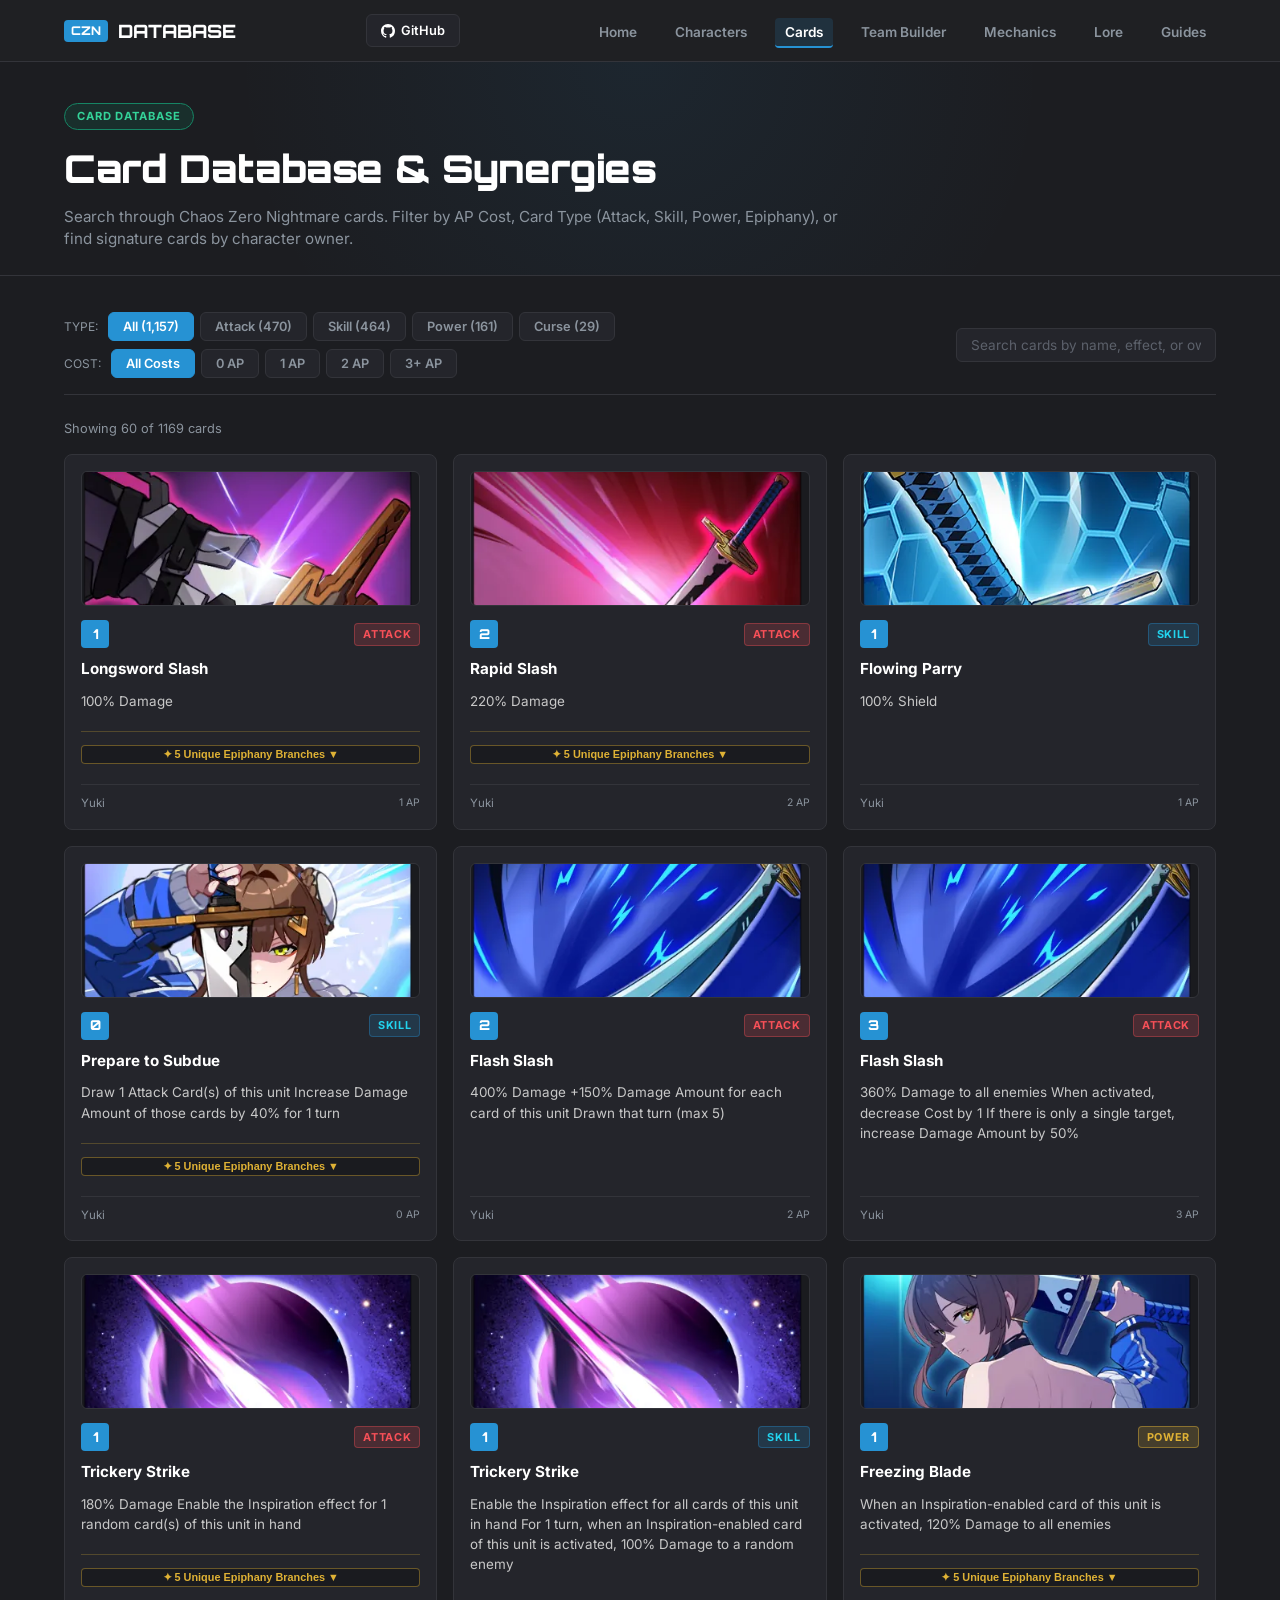
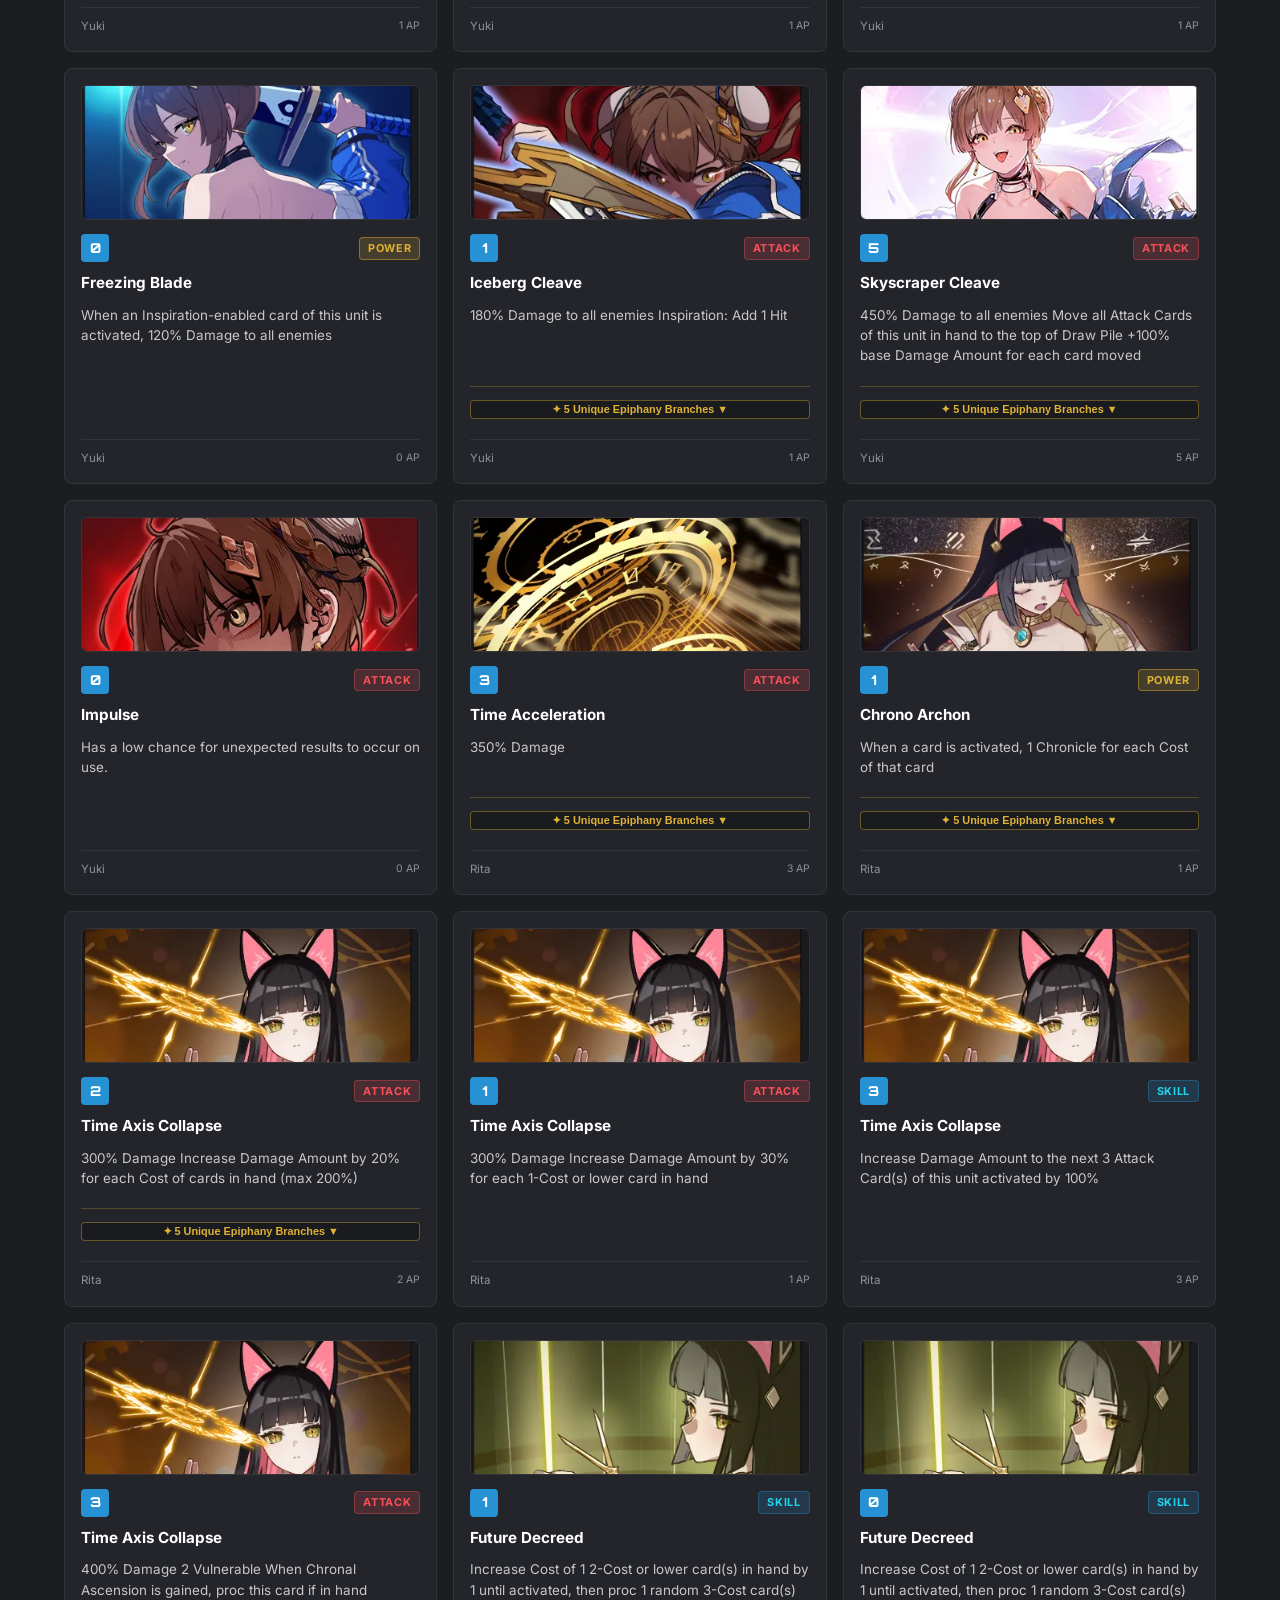
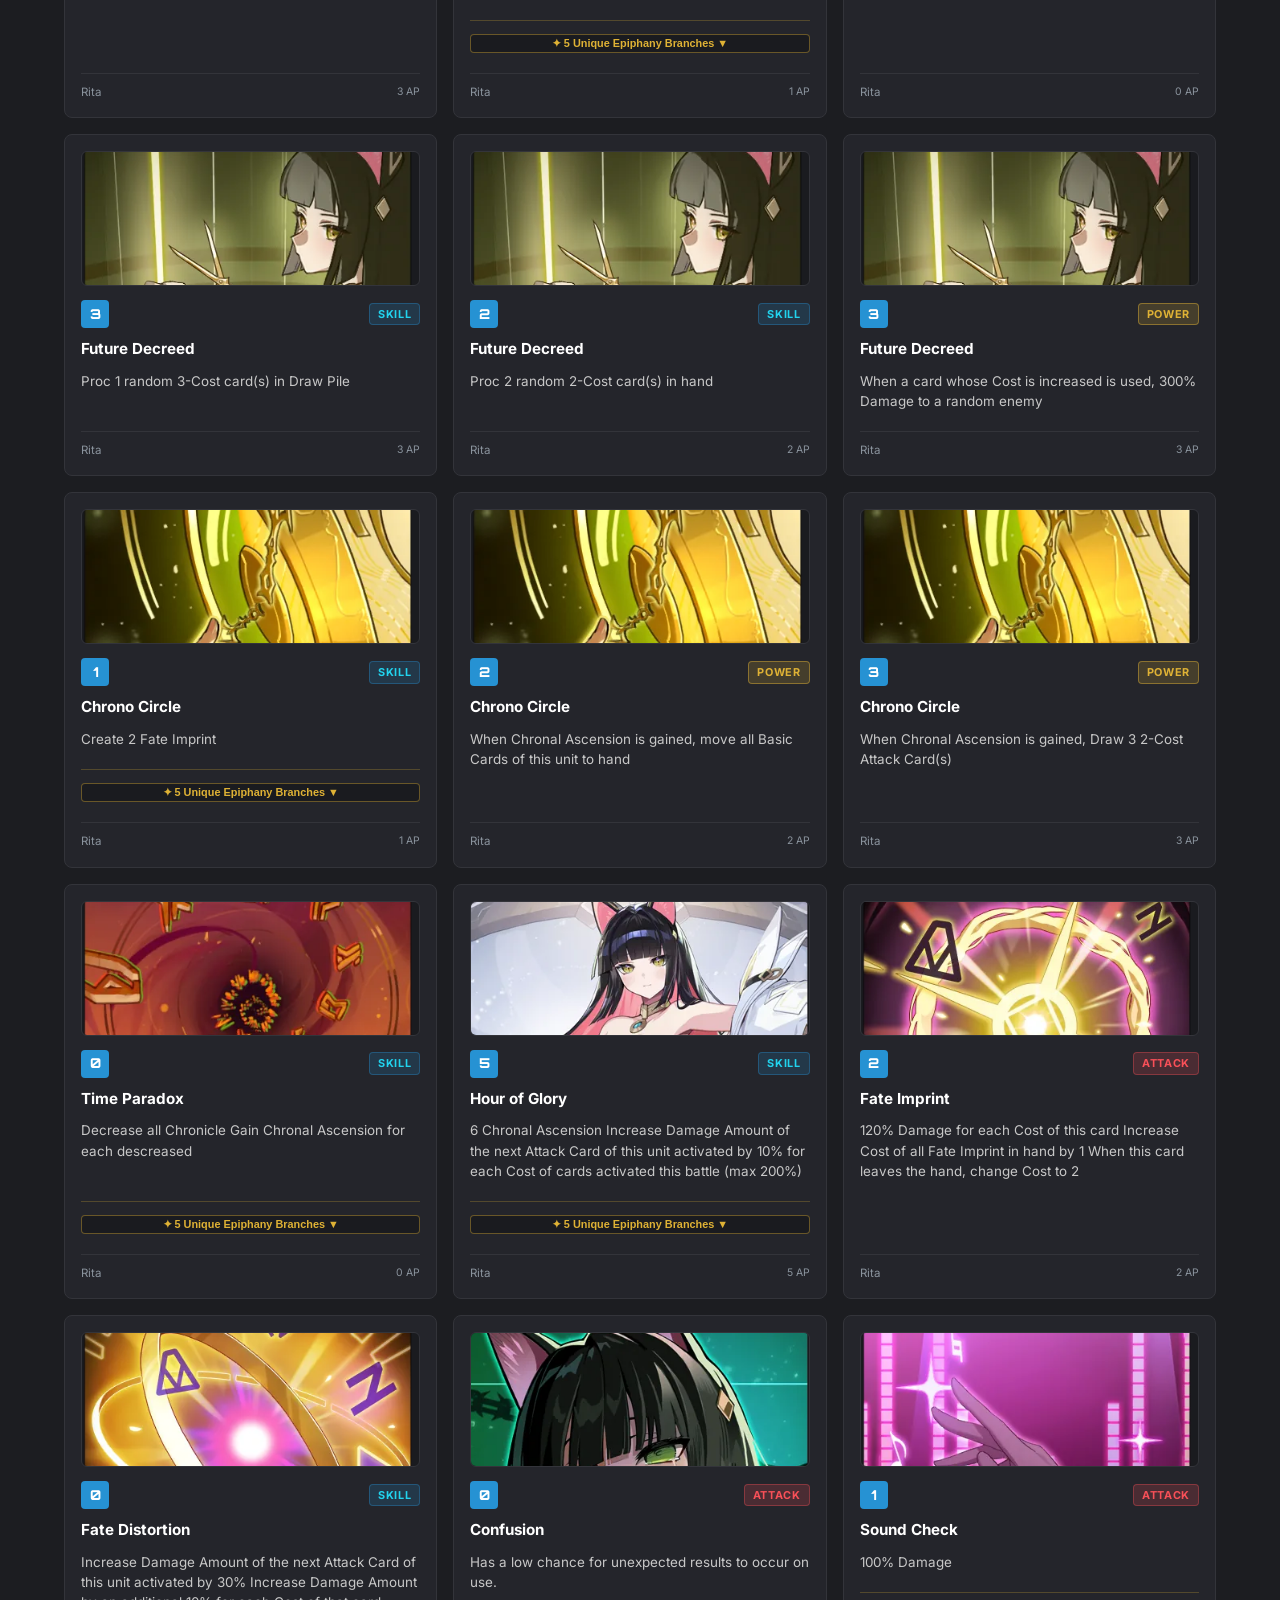
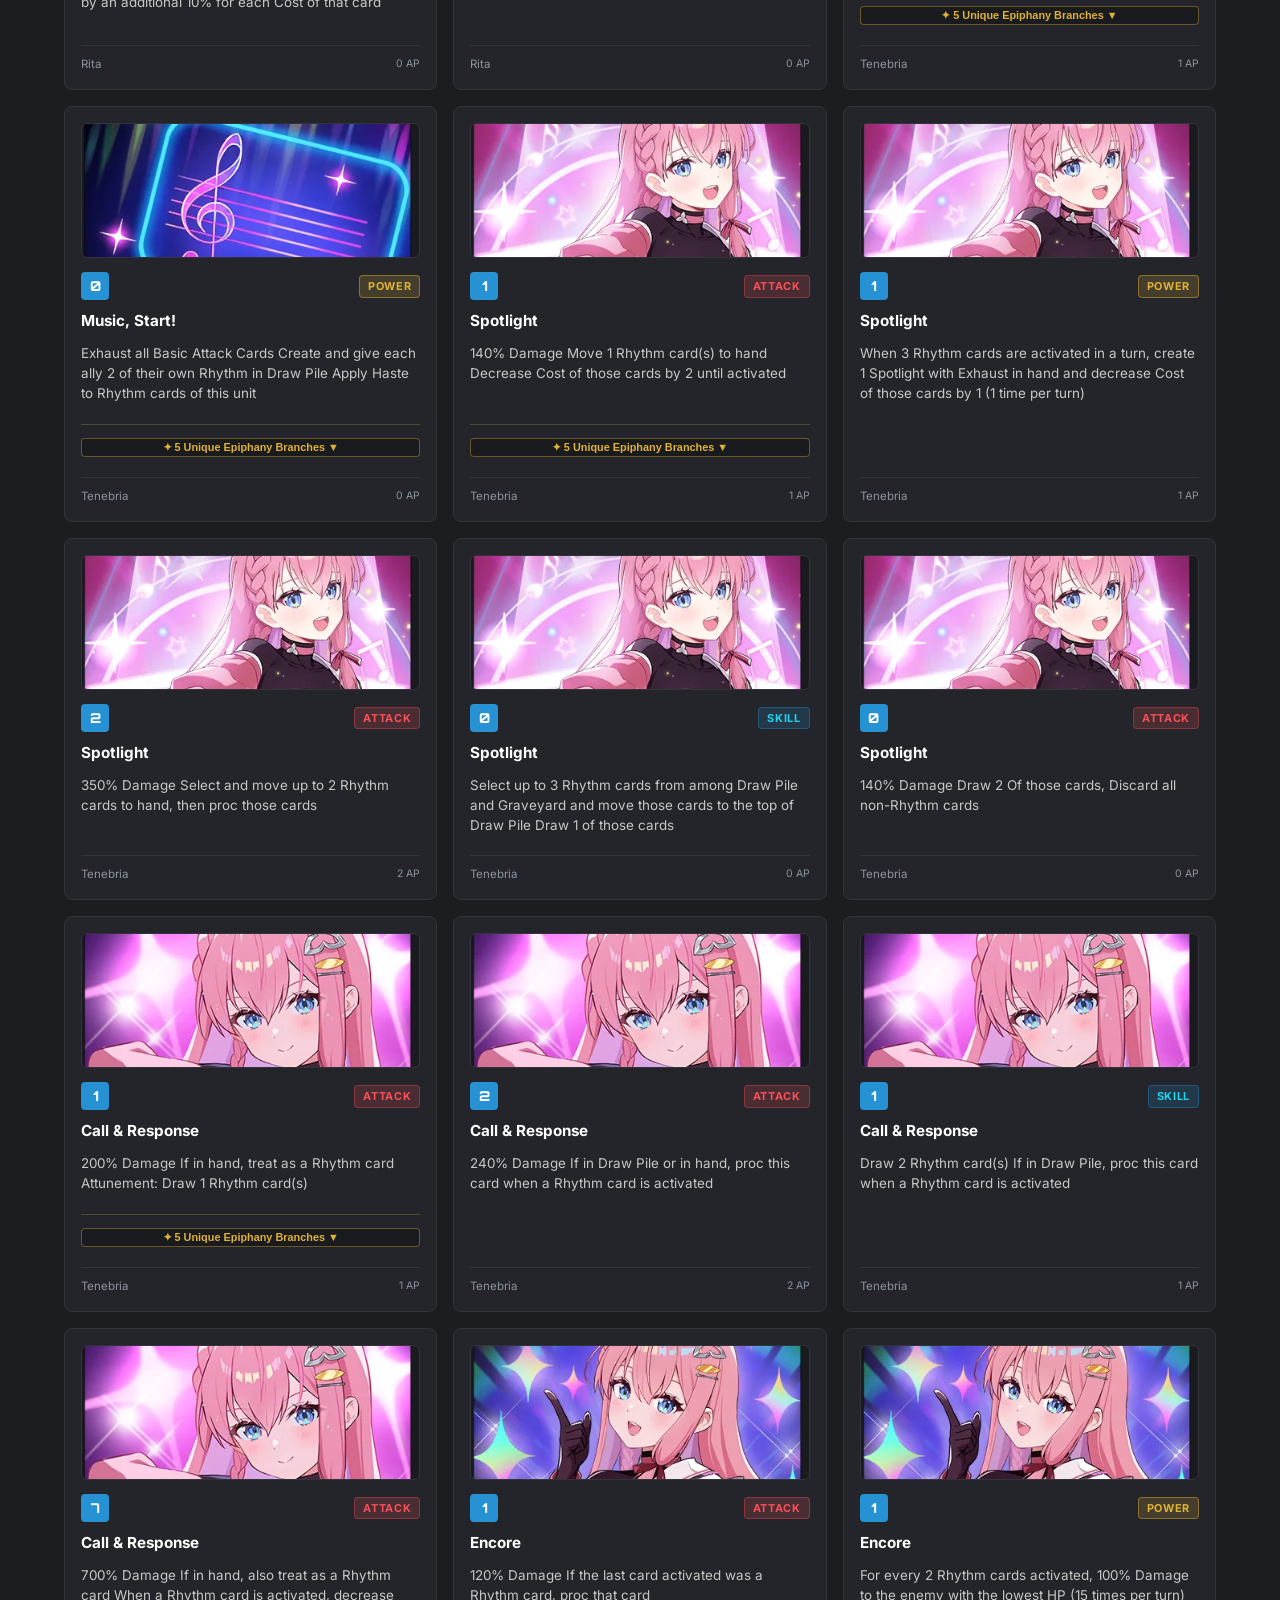
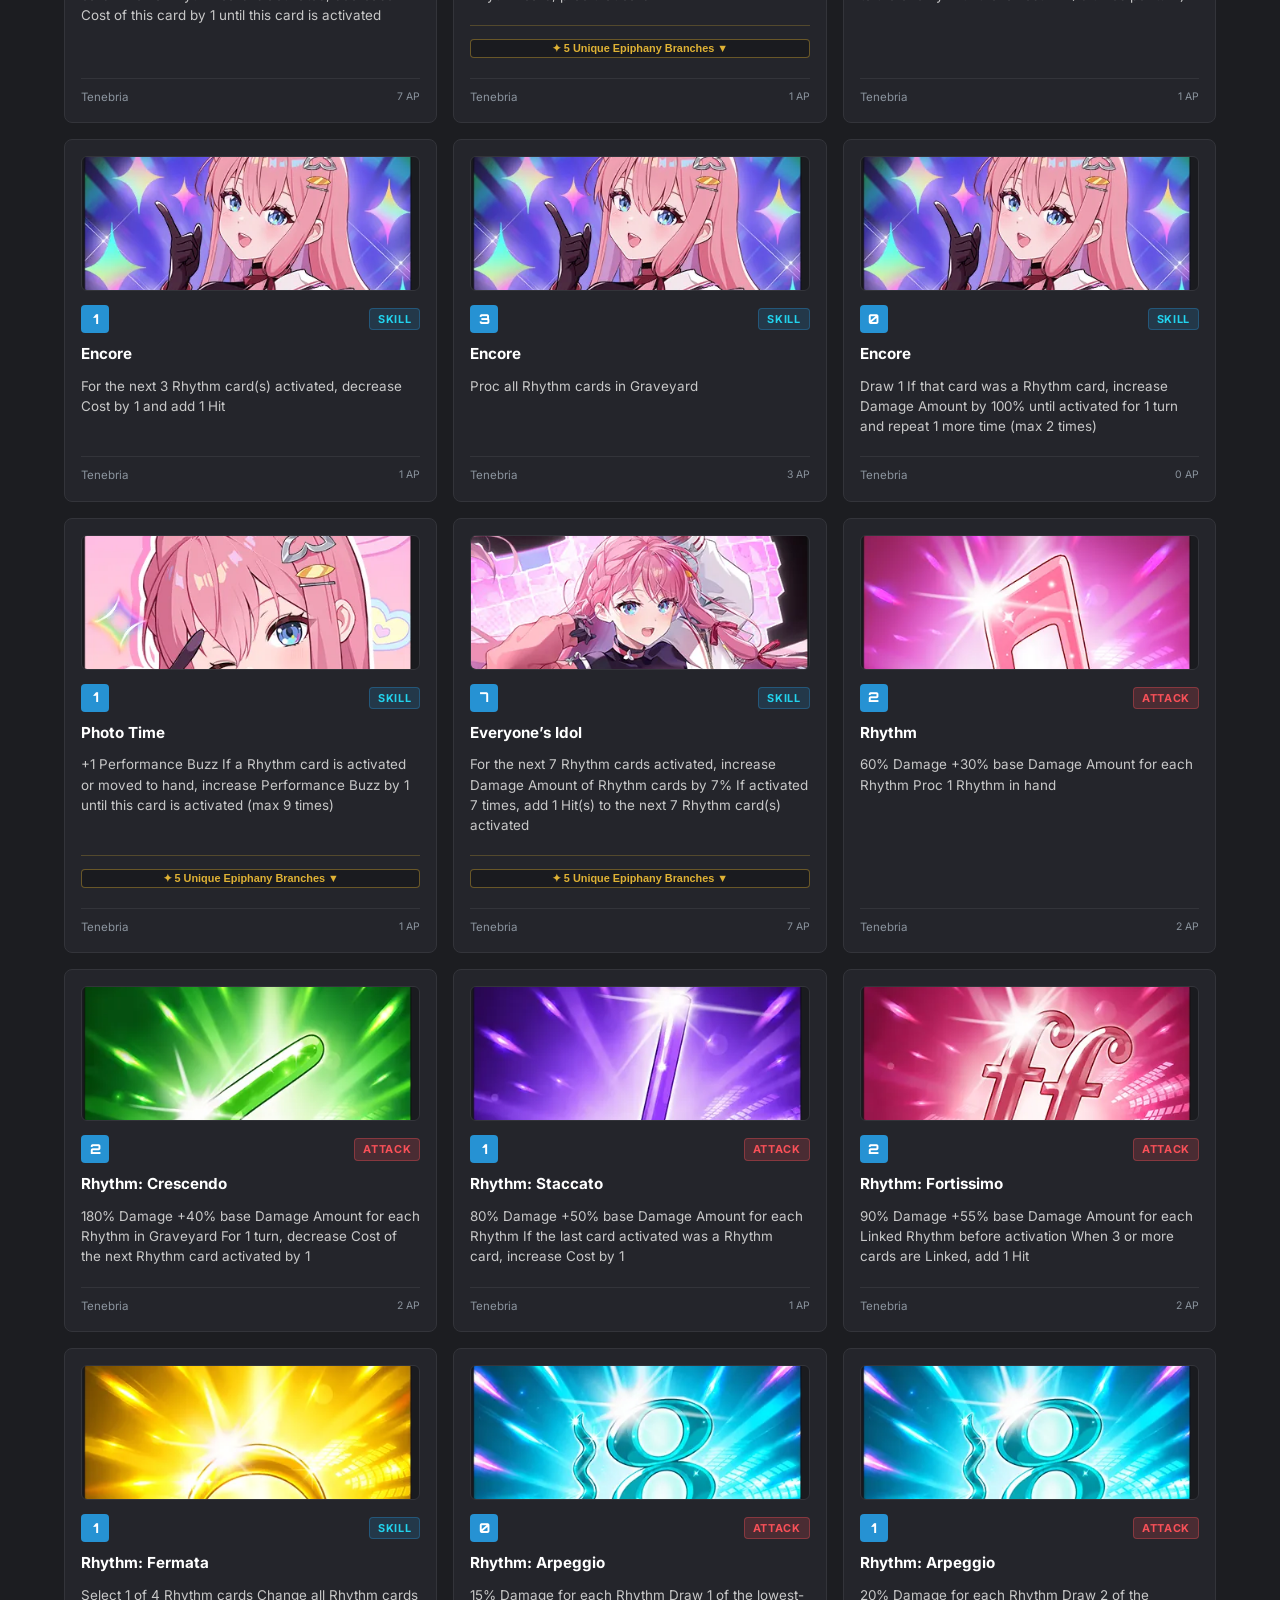
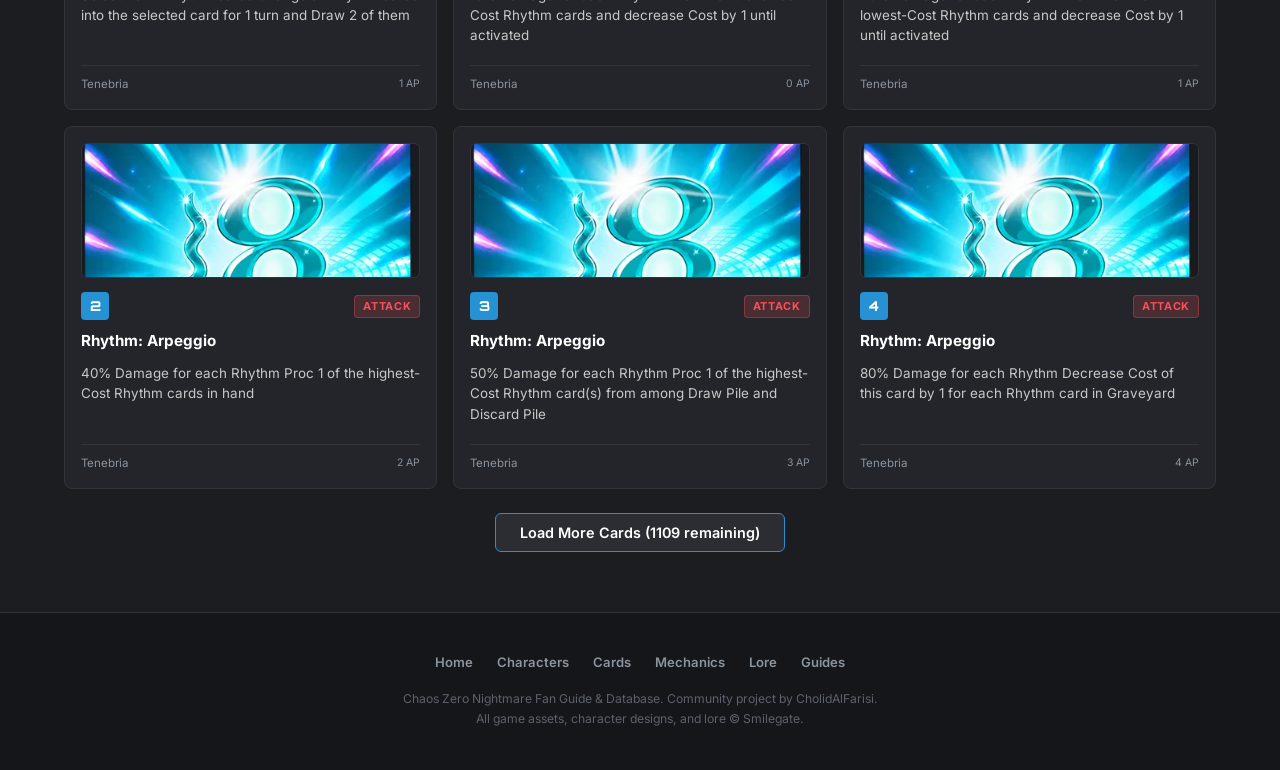
<file: cards.html>
<!DOCTYPE html>
<html lang="en">
<head>
<meta charset="UTF-8">
<meta name="viewport" content="width=device-width, initial-scale=1.0">
<meta name="robots" content="noindex, nofollow, noarchive, nosnippet">
<title>Card Database — Chaos Zero Nightmare</title>
<link rel="preconnect" href="https://fonts.googleapis.com">
<link rel="preconnect" href="https://fonts.gstatic.com" crossorigin>
<link href="https://fonts.googleapis.com/css2?family=Inter:wght@400;500;600;700&family=Orbitron:wght@600;700;800;900&display=swap" rel="stylesheet">
<link rel="stylesheet" href="style.css?v=2">
<script src="teambuilder-data.js"></script>
</head>
<body>
<nav>
  <div class="nav-top">
    <a href="index.html" class="nav-brand"><span>CZN</span> DATABASE</a>
    <a href="https://github.com/CholidAlFarisi/czn-fan-guide" target="_blank" class="nav-btn">
      <svg width="14" height="14" viewBox="0 0 16 16" fill="currentColor"><path d="M8 0C3.58 0 0 3.58 0 8c0 3.54 2.29 6.53 5.47 7.59.4.07.55-.17.55-.38 0-.19-.01-.82-.01-1.49-2.01.37-2.53-.49-2.69-.94-.09-.23-.48-.94-.82-1.13-.28-.15-.68-.52-.01-.53.63-.01 1.08.58 1.23.82.72 1.21 1.87.87 2.33.66.07-.52.28-.87.51-1.07-1.78-.2-3.64-.89-3.64-3.95 0-.87.31-1.59.82-2.15-.08-.2-.36-1.02.08-2.12 0 0 .67-.21 2.2.82.64-.18 1.32-.27 2-.27.68 0 1.36.09 2 .27 1.53-1.04 2.2-.82 2.2-.82.44 1.1.16 1.92.08 2.12.51.56.82 1.27.82 2.15 0 3.07-1.87 3.75-3.65 3.95.29.25.54.73.54 1.48 0 1.07-.01 1.93-.01 2.2 0 .21.15.46.55.38A8.013 8.013 0 0016 8c0-4.42-3.58-8-8-8z"/></svg>
      GitHub
    </a>
  </div>
  <ul class="nav-links">
    <li><a href="index.html" class="">Home</a></li> <li><a href="characters.html" class="">Characters</a></li> <li><a href="cards.html" class="active">Cards</a></li> <li><a href="teambuilder.html" class="">Team Builder</a></li> <li><a href="mechanics.html" class="">Mechanics</a></li> <li><a href="lore.html" class="">Lore</a></li> <li><a href="guides.html" class="">Guides</a></li>
  </ul>
</nav>

<main>
  <header class="page-header">
    <div class="page-pill">Card Database</div>
    <h1>Card Database &amp; Synergies</h1>
    <p>Search through Chaos Zero Nightmare cards. Filter by AP Cost, Card Type (Attack, Skill, Power, Epiphany), or find signature cards by character owner.</p>
  </header>

  <div class="container">
    <div class="toolbar">
      <div style="display:flex; flex-direction:column; gap:8px;">
        <div class="filter-bar" id="typeFilters">
          <span style="font-size:0.75rem; color:var(--muted); align-self:center; margin-right:4px;">TYPE:</span>
          <button class="f-btn active" data-t="all">All (1,157)</button>
          <button class="f-btn" data-t="Attack">Attack (470)</button>
          <button class="f-btn" data-t="Skill">Skill (464)</button>
          <button class="f-btn" data-t="Power">Power (161)</button>
          <button class="f-btn" data-t="Curse">Curse (29)</button>
        </div>
        <div class="filter-bar" id="costFilters">
          <span style="font-size:0.75rem; color:var(--muted); align-self:center; margin-right:4px;">COST:</span>
          <button class="f-btn active" data-c="all">All Costs</button>
          <button class="f-btn" data-c="0">0 AP</button>
          <button class="f-btn" data-c="1">1 AP</button>
          <button class="f-btn" data-c="2">2 AP</button>
          <button class="f-btn" data-c="3">3+ AP</button>
        </div>
      </div>
      <div class="search-inline">
        <input type="text" id="cardSearch" placeholder="Search cards by name, effect, or owner...">
      </div>
    </div>

    <div style="margin-bottom:16px; font-size:0.8rem; color:var(--muted);" id="cardCountInfo">Showing cards...</div>
    <div class="cards-grid" id="cardsGrid"></div>
    <div id="loadMoreContainer" style="text-align:center; margin-top:24px;">
      <button class="f-btn" id="loadMoreBtn" style="padding:10px 24px; font-size:0.9rem; background:var(--card-hover); color:var(--text); border-color:var(--accent); cursor:pointer;">Load More Cards</button>
    </div>
  </div>
</main>

<footer>
  <div class="f-links">
    <a href="index.html">Home</a>
    <a href="characters.html">Characters</a>
    <a href="cards.html">Cards</a>
    <a href="mechanics.html">Mechanics</a>
    <a href="lore.html">Lore</a>
    <a href="guides.html">Guides</a>
  </div>
  <p>Chaos Zero Nightmare Fan Guide &amp; Database. Community project by CholidAlFarisi.<br>All game assets, character designs, and lore © Smilegate.</p>
</footer>

<script>
const CARDS = [{"name": "Longsword Slash", "cost": 1, "type": "Attack", "effect": "100% Damage", "owner": "Yuki", "image": "start_1057_01", "variants": [{"branch": 1, "desc": "100% Damage Inspiration: Decrease Cost by 1", "cost": 1, "mult": 100, "shield": 0}]}, {"name": "Rapid Slash", "cost": 2, "type": "Attack", "effect": "220% Damage", "owner": "Yuki", "image": "start_1057_02", "variants": [{"branch": 1, "desc": "220% Damage Inspiration: Increase Damage Amount by 30%", "cost": 2, "mult": 220, "shield": 0}]}, {"name": "Flowing Parry", "cost": 1, "type": "Skill", "effect": "100% Shield", "owner": "Yuki", "image": "start_1057_03", "variants": []}, {"name": "Prepare to Subdue", "cost": 0, "type": "Skill", "effect": "Draw 1 Attack Card(s) of this unit Increase Damage Amount of those cards by 40% for 1 turn", "owner": "Yuki", "image": "unique_1057_03", "variants": [{"branch": 1, "desc": "Draw 1 Attack Card(s) of this unit Increase Damage Amount of those cards by 80% for 1 turn", "cost": 0, "mult": 0, "shield": 0}, {"branch": 2, "desc": "Draw 1 Attack Card(s) of this unit Increase Damage Amount of Attack Cards of this unit by 30% for 1 turn", "cost": 0, "mult": 0, "shield": 0}, {"branch": 3, "desc": "Draw 2 Attack Card(s) of this unit Decrease Damage Amount of those cards by 10% for 1 turn", "cost": 0, "mult": 0, "shield": 0}, {"branch": 4, "desc": "Draw 1 Attack Card(s) of this unit Increase Damage Amount of those cards by 40% for 1 turn Inspiration: Draw 1 Attack Card(s) of this unit", "cost": 0, "mult": 0, "shield": 0}, {"branch": 5, "desc": "Draw 1 Attack Card(s) of this unit At the start of the next turn, Draw 2 Attack Card(s) of this unit", "cost": 0, "mult": 0, "shield": 0}]}, {"name": "Flash Slash", "cost": 2, "type": "Attack", "effect": "400% Damage +150% Damage Amount for each card of this unit Drawn that turn (max 5)", "owner": "Yuki", "image": "unique_1057_05", "variants": []}, {"name": "Flash Slash", "cost": 3, "type": "Attack", "effect": "360% Damage to all enemies When activated, decrease Cost by 1 If there is only a single target, increase Damage Amount by 50%", "owner": "Yuki", "image": "unique_1057_05", "variants": []}, {"name": "Trickery Strike", "cost": 1, "type": "Attack", "effect": "180% Damage Enable the Inspiration effect for 1 random card(s) of this unit in hand", "owner": "Yuki", "image": "unique_1057_04", "variants": [{"branch": 1, "desc": "240% Damage Select 1 cards of this unit in hand and enable the Inspiration effect", "cost": 1, "mult": 240, "shield": 0}, {"branch": 2, "desc": "240% Damage Enable the Inspiration effect for 1 random card(s) of this unit in hand", "cost": 1, "mult": 240, "shield": 0}, {"branch": 3, "desc": "Enable the Inspiration effect for all cards of this unit in hand For 1 turn, when an Inspiration-enabled card of this unit is activated, 100% Damage to a random enemy", "cost": 1, "mult": 100, "shield": 0}, {"branch": 4, "desc": "180% Damage Draw 1 card(s) that have the Inspiration effect", "cost": 1, "mult": 180, "shield": 0}, {"branch": 5, "desc": "200% Damage Inspiration: Add 1 Hit", "cost": 1, "mult": 200, "shield": 0}]}, {"name": "Trickery Strike", "cost": 1, "type": "Skill", "effect": "Enable the Inspiration effect for all cards of this unit in hand For 1 turn, when an Inspiration-enabled card of this unit is activated, 100% Damage to a random enemy", "owner": "Yuki", "image": "unique_1057_04", "variants": []}, {"name": "Freezing Blade", "cost": 1, "type": "Power", "effect": "When an Inspiration-enabled card of this unit is activated, 120% Damage to all enemies", "owner": "Yuki", "image": "unique_1057_02", "variants": [{"branch": 1, "desc": "When an Inspiration-enabled card of this unit is activated, 160% Damage to all enemies", "cost": 1, "mult": 160, "shield": 0}, {"branch": 2, "desc": "When an Inspiration-enabled card of this unit is activated, 120% Damage to all enemies", "cost": 0, "mult": 120, "shield": 0}, {"branch": 3, "desc": "When an Inspiration-enabled card of this unit is activated, 120% Damage × 2 to a random enemy", "cost": 1, "mult": 120, "shield": 0}, {"branch": 4, "desc": "Increase Damage Amount of All-Target Attack Cards of this unit by 50%", "cost": 1, "mult": 0, "shield": 0}, {"branch": 5, "desc": "At the start of the turn, enable the Inspiration effect for 2 random cards in hand", "cost": 1, "mult": 0, "shield": 0}]}, {"name": "Freezing Blade", "cost": 0, "type": "Power", "effect": "When an Inspiration-enabled card of this unit is activated, 120% Damage to all enemies", "owner": "Yuki", "image": "unique_1057_02", "variants": []}, {"name": "Iceberg Cleave", "cost": 1, "type": "Attack", "effect": "180% Damage to all enemies Inspiration: Add 1 Hit", "owner": "Yuki", "image": "unique_1057_01", "variants": [{"branch": 1, "desc": "180% Damage to all enemies If there is only a single target, increase Damage Amount by 50% Inspiration: Add 1 Hit", "cost": 1, "mult": 180, "shield": 0}]}, {"name": "Skyscraper Cleave", "cost": 5, "type": "Attack", "effect": "450% Damage to all enemies Move all Attack Cards of this unit in hand to the top of Draw Pile +100% base Damage Amount for each card moved", "owner": "Yuki", "image": "collapse_1057_01", "variants": [{"branch": 1, "desc": "600% Damage to all enemies Move all Attack Cards of this unit in hand to the top of Draw Pile +150% base Damage Amount for each card moved", "cost": 5, "mult": 600, "shield": 0}]}, {"name": "Impulse", "cost": 0, "type": "Attack", "effect": "Has a low chance for unexpected results to occur on use.", "owner": "Yuki", "image": "collapse_1057_02", "variants": []}, {"name": "Time Acceleration", "cost": 3, "type": "Attack", "effect": "350% Damage", "owner": "Rita", "image": "start_30097_01", "variants": [{"branch": 1, "desc": "400% Damage", "cost": 3, "mult": 400, "shield": 0}]}, {"name": "Chrono Archon", "cost": 1, "type": "Power", "effect": "When a card is activated, 1 Chronicle for each Cost of that card", "owner": "Rita", "image": "unique_30097_01", "variants": [{"branch": 1, "desc": "When a card is activated, 1 Chronicle for each Cost of that card When Chronal Ascension is removed, 3 Chronicle", "cost": 1, "mult": 0, "shield": 0}, {"branch": 2, "desc": "When a card is activated, 1 Chronicle for each Cost of that card At the end of the turn, 100% Damage to a random enemy for each Chronal Ascension", "cost": 1, "mult": 100, "shield": 0}, {"branch": 3, "desc": "When a card is Exhausted, 1 Chronicle", "cost": 1, "mult": 0, "shield": 0}, {"branch": 4, "desc": "When a card is activated, 1 Chronicle for each Cost of that card When a card is Discarded, 1 Chronicle", "cost": 1, "mult": 0, "shield": 0}, {"branch": 5, "desc": "When a card is activated, 1 Chronicle for each Cost of that card When a Retain effect is activated, 1 Chronicle", "cost": 1, "mult": 0, "shield": 0}]}, {"name": "Time Axis Collapse", "cost": 2, "type": "Attack", "effect": "300% Damage Increase Damage Amount by 20% for each Cost of cards in hand (max 200%)", "owner": "Rita", "image": "unique_30097_02", "variants": [{"branch": 1, "desc": "450% Damage Increase Damage Amount by 20% for each Cost of cards in hand (max 200%)", "cost": 2, "mult": 450, "shield": 0}, {"branch": 2, "desc": "300% Damage Increase Damage Amount by 30% for each 1-Cost or lower card in hand", "cost": 1, "mult": 300, "shield": 0}, {"branch": 3, "desc": "Increase Damage Amount to the next 3 Attack Card(s) of this unit activated by 100%", "cost": 3, "mult": 0, "shield": 0}, {"branch": 4, "desc": "400% Damage 2 Vulnerable When Chronal Ascension is gained, proc this card if in hand", "cost": 3, "mult": 400, "shield": 0}, {"branch": 5, "desc": "250% Damage Change Cost of all Fate Imprint in hand to 4", "cost": 2, "mult": 250, "shield": 0}]}, {"name": "Time Axis Collapse", "cost": 1, "type": "Attack", "effect": "300% Damage Increase Damage Amount by 30% for each 1-Cost or lower card in hand", "owner": "Rita", "image": "unique_30097_02", "variants": []}, {"name": "Time Axis Collapse", "cost": 3, "type": "Skill", "effect": "Increase Damage Amount to the next 3 Attack Card(s) of this unit activated by 100%", "owner": "Rita", "image": "unique_30097_02", "variants": []}, {"name": "Time Axis Collapse", "cost": 3, "type": "Attack", "effect": "400% Damage 2 Vulnerable When Chronal Ascension is gained, proc this card if in hand", "owner": "Rita", "image": "unique_30097_02", "variants": []}, {"name": "Future Decreed", "cost": 1, "type": "Skill", "effect": "Increase Cost of 1 2-Cost or lower card(s) in hand by 1 until activated, then proc 1 random 3-Cost card(s)", "owner": "Rita", "image": "unique_30097_03", "variants": [{"branch": 1, "desc": "Increase Cost of 1 2-Cost or lower card(s) in hand by 1 until activated, then proc 1 random 3-Cost card(s)", "cost": 0, "mult": 0, "shield": 0}, {"branch": 2, "desc": "Proc 1 random 3-Cost Attack Card(s) in hand", "cost": 0, "mult": 0, "shield": 0}, {"branch": 3, "desc": "Proc 1 random 3-Cost card(s) in Draw Pile", "cost": 3, "mult": 0, "shield": 0}, {"branch": 4, "desc": "Proc 2 random 2-Cost card(s) in hand", "cost": 2, "mult": 0, "shield": 0}, {"branch": 5, "desc": "When a card whose Cost is increased is used, 300% Damage to a random enemy", "cost": 3, "mult": 300, "shield": 0}]}, {"name": "Future Decreed", "cost": 0, "type": "Skill", "effect": "Increase Cost of 1 2-Cost or lower card(s) in hand by 1 until activated, then proc 1 random 3-Cost card(s)", "owner": "Rita", "image": "unique_30097_03", "variants": []}, {"name": "Future Decreed", "cost": 3, "type": "Skill", "effect": "Proc 1 random 3-Cost card(s) in Draw Pile", "owner": "Rita", "image": "unique_30097_03", "variants": []}, {"name": "Future Decreed", "cost": 2, "type": "Skill", "effect": "Proc 2 random 2-Cost card(s) in hand", "owner": "Rita", "image": "unique_30097_03", "variants": []}, {"name": "Future Decreed", "cost": 3, "type": "Power", "effect": "When a card whose Cost is increased is used, 300% Damage to a random enemy", "owner": "Rita", "image": "unique_30097_03", "variants": []}, {"name": "Chrono Circle", "cost": 1, "type": "Skill", "effect": "Create 2 Fate Imprint", "owner": "Rita", "image": "unique_30097_04", "variants": [{"branch": 1, "desc": "Create 3 Fate Imprint", "cost": 1, "mult": 0, "shield": 0}, {"branch": 2, "desc": "Create 2 Fate Imprint Retain: Create 1 Fate Imprint", "cost": 1, "mult": 0, "shield": 0}, {"branch": 3, "desc": "When Chronal Ascension is gained, move all Basic Cards of this unit to hand", "cost": 2, "mult": 0, "shield": 0}, {"branch": 4, "desc": "Select and Exhaust 1 Exhaust card(s) from All Piles, then create Fate Imprint for each Cost of that card", "cost": 1, "mult": 0, "shield": 0}, {"branch": 5, "desc": "When Chronal Ascension is gained, Draw 3 2-Cost Attack Card(s)", "cost": 3, "mult": 0, "shield": 0}]}, {"name": "Chrono Circle", "cost": 2, "type": "Power", "effect": "When Chronal Ascension is gained, move all Basic Cards of this unit to hand", "owner": "Rita", "image": "unique_30097_04", "variants": []}, {"name": "Chrono Circle", "cost": 3, "type": "Power", "effect": "When Chronal Ascension is gained, Draw 3 2-Cost Attack Card(s)", "owner": "Rita", "image": "unique_30097_04", "variants": []}, {"name": "Time Paradox", "cost": 0, "type": "Skill", "effect": "Decrease all Chronicle Gain Chronal Ascension for each descreased", "owner": "Rita", "image": "unique_30097_05", "variants": [{"branch": 1, "desc": "Decrease all Chronicle Chronal Ascension for each decreased. If decreased by 6, 8 Chronal Ascension", "cost": 0, "mult": 0, "shield": 0}]}, {"name": "Hour of Glory", "cost": 5, "type": "Skill", "effect": "6 Chronal Ascension Increase Damage Amount of the next Attack Card of this unit activated by 10% for each Cost of cards activated this battle (max 200%)", "owner": "Rita", "image": "collapse_30097_01", "variants": [{"branch": 1, "desc": "6 Chronal Ascension Increase Damage Amount of the next Attack Card of this unit activated by 20% for each Cost of cards activated this battle (max 300%)", "cost": 5, "mult": 0, "shield": 0}]}, {"name": "Fate Imprint", "cost": 2, "type": "Attack", "effect": "120% Damage for each Cost of this card Increase Cost of all Fate Imprint in hand by 1 When this card leaves the hand, change Cost to 2", "owner": "Rita", "image": "unique_30097_06", "variants": []}, {"name": "Fate Distortion", "cost": 0, "type": "Skill", "effect": "Increase Damage Amount of the next Attack Card of this unit activated by 30% Increase Damage Amount by an additional 10% for each Cost of that card", "owner": "Rita", "image": "unique_30097_07", "variants": []}, {"name": "Confusion", "cost": 0, "type": "Attack", "effect": "Has a low chance for unexpected results to occur on use.", "owner": "Rita", "image": "collapse_30097_02", "variants": []}, {"name": "Sound Check", "cost": 1, "type": "Attack", "effect": "100% Damage", "owner": "Tenebria", "image": "start_1069_01", "variants": [{"branch": 1, "desc": "100% Damage Incinerate: Heal 50%", "cost": 1, "mult": 100, "shield": 0}]}, {"name": "Music, Start!", "cost": 0, "type": "Power", "effect": "Exhaust all Basic Attack Cards Create and give each ally 2 of their own Rhythm in Draw Pile Apply Haste to Rhythm cards of this unit", "owner": "Tenebria", "image": "unique_1069_06", "variants": [{"branch": 1, "desc": "Exhaust all Basic Attack Cards Create and give each ally 2 of their own Rhythm: Crescendo in Draw Pile Apply Haste to Rhythm cards of this unit", "cost": 0, "mult": 0, "shield": 0}, {"branch": 2, "desc": "Exhaust all Basic Attack Cards Create and give each ally 2 of their own Rhythm: Staccato in Draw Pile Apply Haste to Rhythm cards of this unit", "cost": 0, "mult": 0, "shield": 0}, {"branch": 3, "desc": "Exhaust all Basic Attack Cards Create and give each ally 2 of their own Rhythm: Fortissimo in Draw Pile Apply Haste to Rhythm cards of this unit", "cost": 0, "mult": 0, "shield": 0}, {"branch": 4, "desc": "Exhaust all Basic Attack Cards Create and give each ally 2 of their own Rhythm: Fermata in Draw Pile", "cost": 0, "mult": 0, "shield": 0}, {"branch": 5, "desc": "Exhaust all Basic Attack Cards Create 1 of each Rhythm: Arpeggio in Draw Pile", "cost": 0, "mult": 0, "shield": 0}]}, {"name": "Spotlight", "cost": 1, "type": "Attack", "effect": "140% Damage Move 1 Rhythm card(s) to hand Decrease Cost of those cards by 2 until activated", "owner": "Tenebria", "image": "unique_1069_02", "variants": [{"branch": 1, "desc": "210% Damage Move 2 Rhythm card(s) to hand Decrease Cost of 1 of those cards by 2 until activated", "cost": 1, "mult": 210, "shield": 0}, {"branch": 2, "desc": "When 3 Rhythm cards are activated in a turn, create 1 Spotlight with Exhaust in hand and decrease Cost of those cards by 1 (1 time per turn)", "cost": 1, "mult": 0, "shield": 0}, {"branch": 3, "desc": "350% Damage Select and move up to 2 Rhythm cards to hand, then proc those cards", "cost": 2, "mult": 350, "shield": 0}, {"branch": 4, "desc": "Select up to 3 Rhythm cards from among Draw Pile and Graveyard and move those cards to the top of Draw Pile Draw 1 of those cards", "cost": 0, "mult": 0, "shield": 0}, {"branch": 5, "desc": "140% Damage Draw 2 Of those cards, Discard all non-Rhythm cards", "cost": 0, "mult": 140, "shield": 0}]}, {"name": "Spotlight", "cost": 1, "type": "Power", "effect": "When 3 Rhythm cards are activated in a turn, create 1 Spotlight with Exhaust in hand and decrease Cost of those cards by 1 (1 time per turn)", "owner": "Tenebria", "image": "unique_1069_02", "variants": []}, {"name": "Spotlight", "cost": 2, "type": "Attack", "effect": "350% Damage Select and move up to 2 Rhythm cards to hand, then proc those cards", "owner": "Tenebria", "image": "unique_1069_02", "variants": []}, {"name": "Spotlight", "cost": 0, "type": "Skill", "effect": "Select up to 3 Rhythm cards from among Draw Pile and Graveyard and move those cards to the top of Draw Pile Draw 1 of those cards", "owner": "Tenebria", "image": "unique_1069_02", "variants": []}, {"name": "Spotlight", "cost": 0, "type": "Attack", "effect": "140% Damage Draw 2 Of those cards, Discard all non-Rhythm cards", "owner": "Tenebria", "image": "unique_1069_02", "variants": []}, {"name": "Call & Response", "cost": 1, "type": "Attack", "effect": "200% Damage If in hand, treat as a Rhythm card Attunement: Draw 1 Rhythm card(s)", "owner": "Tenebria", "image": "unique_1069_01", "variants": [{"branch": 1, "desc": "250% Damage If in hand, treat as a Rhythm card Attunement: Draw 2 Rhythm card(s)", "cost": 1, "mult": 250, "shield": 0}, {"branch": 2, "desc": "240% Damage If in Draw Pile or in hand, proc this card when a Rhythm card is activated", "cost": 2, "mult": 240, "shield": 0}, {"branch": 3, "desc": "Draw 2 Rhythm card(s) If in Draw Pile, proc this card when a Rhythm card is activated", "cost": 1, "mult": 0, "shield": 0}, {"branch": 4, "desc": "120% Damage When a Rhythm card is activated, add 1 Hit to this card (max 5 times)", "cost": 1, "mult": 120, "shield": 0}, {"branch": 5, "desc": "700% Damage If in hand, also treat as a Rhythm card When a Rhythm card is activated, decrease Cost of this card by 1 until this card is activated", "cost": 7, "mult": 700, "shield": 0}]}, {"name": "Call & Response", "cost": 2, "type": "Attack", "effect": "240% Damage If in Draw Pile or in hand, proc this card when a Rhythm card is activated", "owner": "Tenebria", "image": "unique_1069_01", "variants": []}, {"name": "Call & Response", "cost": 1, "type": "Skill", "effect": "Draw 2 Rhythm card(s) If in Draw Pile, proc this card when a Rhythm card is activated", "owner": "Tenebria", "image": "unique_1069_01", "variants": []}, {"name": "Call & Response", "cost": 7, "type": "Attack", "effect": "700% Damage If in hand, also treat as a Rhythm card When a Rhythm card is activated, decrease Cost of this card by 1 until this card is activated", "owner": "Tenebria", "image": "unique_1069_01", "variants": []}, {"name": "Encore", "cost": 1, "type": "Attack", "effect": "120% Damage If the last card activated was a Rhythm card, proc that card", "owner": "Tenebria", "image": "unique_1069_04", "variants": [{"branch": 1, "desc": "120% Damage If the last card activated was a Rhythm card, proc that card 2 times", "cost": 1, "mult": 120, "shield": 0}, {"branch": 2, "desc": "For every 2 Rhythm cards activated, 100% Damage to the enemy with the lowest HP (15 times per turn)", "cost": 1, "mult": 100, "shield": 0}, {"branch": 3, "desc": "For the next 3 Rhythm card(s) activated, decrease Cost by 1 and add 1 Hit", "cost": 1, "mult": 0, "shield": 0}, {"branch": 4, "desc": "Proc all Rhythm cards in Graveyard", "cost": 3, "mult": 0, "shield": 0}, {"branch": 5, "desc": "Draw 1 If that card was a Rhythm card, increase Damage Amount by 100% until activated for 1 turn and repeat 1 more time (max 2 times)", "cost": 0, "mult": 0, "shield": 0}]}, {"name": "Encore", "cost": 1, "type": "Power", "effect": "For every 2 Rhythm cards activated, 100% Damage to the enemy with the lowest HP (15 times per turn)", "owner": "Tenebria", "image": "unique_1069_04", "variants": []}, {"name": "Encore", "cost": 1, "type": "Skill", "effect": "For the next 3 Rhythm card(s) activated, decrease Cost by 1 and add 1 Hit", "owner": "Tenebria", "image": "unique_1069_04", "variants": []}, {"name": "Encore", "cost": 3, "type": "Skill", "effect": "Proc all Rhythm cards in Graveyard", "owner": "Tenebria", "image": "unique_1069_04", "variants": []}, {"name": "Encore", "cost": 0, "type": "Skill", "effect": "Draw 1 If that card was a Rhythm card, increase Damage Amount by 100% until activated for 1 turn and repeat 1 more time (max 2 times)", "owner": "Tenebria", "image": "unique_1069_04", "variants": []}, {"name": "Photo Time", "cost": 1, "type": "Skill", "effect": "+1 Performance Buzz If a Rhythm card is activated or moved to hand, increase Performance Buzz by 1 until this card is activated (max 9 times)", "owner": "Tenebria", "image": "unique_1069_05", "variants": [{"branch": 1, "desc": "+1 Performance Buzz If a Rhythm card is activated or moved to hand, increase Performance Buzz by 1 until this card is activated (max 9 times)", "cost": 1, "mult": 0, "shield": 0}]}, {"name": "Everyone’s Idol", "cost": 7, "type": "Skill", "effect": "For the next 7 Rhythm cards activated, increase Damage Amount of Rhythm cards by 7% If activated 7 times, add 1 Hit(s) to the next 7 Rhythm card(s) activated", "owner": "Tenebria", "image": "collapse_1069_01", "variants": [{"branch": 1, "desc": "For the next 7 Rhythm cards activated, increase Damage Amount of Rhythm cards by 11% If activated 7 times, add 1 Hit(s) to the next 7 Rhythm card(s) activated", "cost": 7, "mult": 0, "shield": 0}]}, {"name": "Rhythm", "cost": 2, "type": "Attack", "effect": "60% Damage +30% base Damage Amount for each Rhythm Proc 1 Rhythm in hand", "owner": "Tenebria", "image": "unique_1069_03", "variants": []}, {"name": "Rhythm: Crescendo", "cost": 2, "type": "Attack", "effect": "180% Damage +40% base Damage Amount for each Rhythm in Graveyard For 1 turn, decrease Cost of the next Rhythm card activated by 1", "owner": "Tenebria", "image": "unique_1069_07", "variants": []}, {"name": "Rhythm: Staccato", "cost": 1, "type": "Attack", "effect": "80% Damage +50% base Damage Amount for each Rhythm If the last card activated was a Rhythm card, increase Cost by 1", "owner": "Tenebria", "image": "unique_1069_08", "variants": []}, {"name": "Rhythm: Fortissimo", "cost": 2, "type": "Attack", "effect": "90% Damage +55% base Damage Amount for each Linked Rhythm before activation When 3 or more cards are Linked, add 1 Hit", "owner": "Tenebria", "image": "unique_1069_09", "variants": []}, {"name": "Rhythm: Fermata", "cost": 1, "type": "Skill", "effect": "Select 1 of 4 Rhythm cards Change all Rhythm cards into the selected card for 1 turn and Draw 2 of them", "owner": "Tenebria", "image": "unique_1069_10", "variants": []}, {"name": "Rhythm: Arpeggio", "cost": 0, "type": "Attack", "effect": "15% Damage for each Rhythm Draw 1 of the lowest-Cost Rhythm cards and decrease Cost by 1 until activated", "owner": "Tenebria", "image": "unique_1069_11", "variants": []}, {"name": "Rhythm: Arpeggio", "cost": 1, "type": "Attack", "effect": "20% Damage for each Rhythm Draw 2 of the lowest-Cost Rhythm cards and decrease Cost by 1 until activated", "owner": "Tenebria", "image": "unique_1069_11", "variants": []}, {"name": "Rhythm: Arpeggio", "cost": 2, "type": "Attack", "effect": "40% Damage for each Rhythm Proc 1 of the highest-Cost Rhythm cards in hand", "owner": "Tenebria", "image": "unique_1069_11", "variants": []}, {"name": "Rhythm: Arpeggio", "cost": 3, "type": "Attack", "effect": "50% Damage for each Rhythm Proc 1 of the highest-Cost Rhythm card(s) from among Draw Pile and Discard Pile", "owner": "Tenebria", "image": "unique_1069_11", "variants": []}, {"name": "Rhythm: Arpeggio", "cost": 4, "type": "Attack", "effect": "80% Damage for each Rhythm Decrease Cost of this card by 1 for each Rhythm card in Graveyard", "owner": "Tenebria", "image": "unique_1069_11", "variants": []}, {"name": "Rhythm: Arpeggio", "cost": 5, "type": "Attack", "effect": "90% Damage for each Rhythm Decrease Cost of this card by 1 for each Rhythm card activated this turn", "owner": "Tenebria", "image": "unique_1069_11", "variants": []}, {"name": "Photo Card", "cost": 0, "type": "Skill", "effect": "2 Ego Points", "owner": "Tenebria", "image": "unique_1069_12", "variants": []}, {"name": "Charm", "cost": 0, "type": "Attack", "effect": "Has a low chance for unexpected results to occur on use.", "owner": "Tenebria", "image": "collapse_1069_02", "variants": []}, {"name": "Reaping Slash", "cost": 1, "type": "Attack", "effect": "100% Damage", "owner": "Olga", "image": "start_30117_01", "variants": [{"branch": 1, "desc": "100% Damage 1 Fracture 1 Agony", "cost": 1, "mult": 100, "shield": 0}]}, {"name": "Rift of Severance", "cost": 1, "type": "Attack", "effect": "80% Damage and 2 Fracture, then activate Fracture inflicted by this unit", "owner": "Olga", "image": "unique_30117_01", "variants": [{"branch": 1, "desc": "140% Damage and 3 Fracture, then activate Fracture inflicted by this unit", "cost": 1, "mult": 140, "shield": 0}, {"branch": 2, "desc": "80% Damage and 2 Fracture, then activate Fracture inflicted by allies", "cost": 1, "mult": 80, "shield": 0}, {"branch": 3, "desc": "80% Damage and 2 Fracture, then activate Fracture inflicted by this unit 2 times", "cost": 1, "mult": 80, "shield": 0}, {"branch": 4, "desc": "100% Damage and 1 Fracture 1 Fracture for each type of harmful effect the target has (max 3) Activate Fracture inflicted by this unit", "cost": 1, "mult": 100, "shield": 0}, {"branch": 5, "desc": "100% Damage and 2 Fracture, then activate Fracture inflicted by this unit At the end of the turn, 1 additional Fracture (max 3)", "cost": 1, "mult": 100, "shield": 0}]}, {"name": "Dispersed Desire", "cost": 1, "type": "Attack", "effect": "80% Damage and 4 Agony, then activate Agony inflicted by this unit", "owner": "Olga", "image": "unique_30117_02", "variants": [{"branch": 1, "desc": "140% Damage and 6 Agony, then activate Agony inflicted by this unit", "cost": 1, "mult": 140, "shield": 0}, {"branch": 2, "desc": "80% Damage and 5 Agony, then activate Agony inflicted by allies", "cost": 1, "mult": 80, "shield": 0}, {"branch": 3, "desc": "80% Damage and 5 Agony, then activate Agony inflicted by this unit 2 times", "cost": 1, "mult": 80, "shield": 0}, {"branch": 4, "desc": "80% Damage, 4 Agony, and 3 Scorched, then activate Agony inflicted by this unit and activate Scorched inflicted by allies", "cost": 1, "mult": 80, "shield": 0}, {"branch": 5, "desc": "100% Damage and 4 Agony, then activate Agony inflicted by this unit At the end of the turn, 1 additional Agony (max 4)", "cost": 1, "mult": 100, "shield": 0}]}, {"name": "Break Apart & Renew", "cost": 1, "type": "Skill", "effect": "1 Brand of Agony 4 Agony to the enemy with the highest HP", "owner": "Olga", "image": "unique_30117_03", "variants": [{"branch": 1, "desc": "1 Brand of Agony 4 Agony to the enemy with the highest HP", "cost": 0, "mult": 0, "shield": 0}, {"branch": 2, "desc": "1 Brand of Fracture 2 Fracture to the enemy with the highest HP", "cost": 0, "mult": 0, "shield": 0}, {"branch": 3, "desc": "2 Brand of Fracture 2 Brand of Agony 3 Fracture and 6 Agony to the enemy with the highest HP", "cost": 0, "mult": 0, "shield": 0}, {"branch": 4, "desc": "Move 1 Rift of Severance to hand and apply Retrieve", "cost": 0, "mult": 0, "shield": 0}, {"branch": 5, "desc": "2 Brand of Fracture 2 Brand of Agony At the start of the turn, 1 Brand of Fracture or 1 Brand of Agony", "cost": 2, "mult": 0, "shield": 0}]}, {"name": "Break Apart & Renew", "cost": 0, "type": "Skill", "effect": "1 Brand of Agony 4 Agony to the enemy with the highest HP", "owner": "Olga", "image": "unique_30117_03", "variants": []}, {"name": "Break Apart & Renew", "cost": 2, "type": "Power", "effect": "2 Brand of Fracture 2 Brand of Agony At the start of the turn, 1 Brand of Fracture or 1 Brand of Agony", "owner": "Olga", "image": "unique_30117_03", "variants": []}, {"name": "Insatiable Cravings", "cost": 1, "type": "Power", "effect": "When Fracture or Agony is activated through a Targeting Card, 2 Fracture and 3 Agony to the target (3 time(s) per turn)", "owner": "Olga", "image": "unique_30117_04", "variants": [{"branch": 1, "desc": "When Fracture or Agony is activated through a Targeting Card, 2 Fracture and 3 Agony to the target (3 time(s) per turn)", "cost": 0, "mult": 0, "shield": 0}, {"branch": 2, "desc": "When Fracture or Agony is activated through a Targeting Card, 2 Fracture and 3 Agony to the target (4 time(s) per turn)", "cost": 1, "mult": 0, "shield": 0}, {"branch": 3, "desc": "When Fracture or Agony is applied through a Targeting Card, 1 Fracture and 2 Agony to the target (7 time(s) per turn)", "cost": 1, "mult": 0, "shield": 0}, {"branch": 4, "desc": "At the start of the turn, 3 Scorched to all enemies At the end of the turn, remove Scorched from all enemies, then apply Fracture for each Scorched removed to the enemy with the highest HP (max 7)", "cost": 1, "mult": 0, "shield": 0}, {"branch": 5, "desc": "When a harmful effect is applied through an ability, increase Damage Amount by 1% for 1 turn (max 30%)", "cost": 1, "mult": 0, "shield": 0}]}, {"name": "Insatiable Cravings", "cost": 0, "type": "Power", "effect": "When Fracture or Agony is activated through a Targeting Card, 2 Fracture and 3 Agony to the target (3 time(s) per turn)", "owner": "Olga", "image": "unique_30117_04", "variants": []}, {"name": "End of the Line", "cost": 1, "type": "Attack", "effect": "2 Shattering, 200% Damage, 2 Fracture, and 4 Agony When this card is activated, change into Reckoning", "owner": "Olga", "image": "unique_30117_05", "variants": [{"branch": 1, "desc": "2 Shattering, 200% Damage, 2 Fracture, and 4 Agony When this card is activated, change into Reckoning", "cost": 0, "mult": 200, "shield": 0}]}, {"name": "Reckoning", "cost": 0, "type": "Attack", "effect": "400% Damage +20% base Damage Amount for each Rapacity Activate Agony and Fracture inflicted by this unit When this card is activated, change into End of the Line", "owner": "Olga", "image": "unique_30117_06", "variants": [{"branch": 1, "desc": "600% Damage +30% base Damage Amount for each Rapacity Activate Agony and Fracture inflicted by this unit When this card is activated, change into End of the Line", "cost": 0, "mult": 600, "shield": 0}]}, {"name": "End of the Line", "cost": 0, "type": "Attack", "effect": "2 Shattering, 200% Damage, 2 Fracture, and 4 Agony When this card is activated, change into Reckoning", "owner": "Olga", "image": "unique_30117_05", "variants": []}, {"name": "Maelstrom of Oblivion", "cost": 5, "type": "Attack", "effect": "400% Damage to all enemies For each Fracture, Agony, and Scorched activated this turn, +50%, +20%, and +30% base Damage Amount, respectively (max 300%)", "owner": "Olga", "image": "collapse_30117_01", "variants": [{"branch": 1, "desc": "600% Damage to all enemies For each Fracture, Agony, and Scorched activated this turn, +50%, +20%, and +30% base Damage Amount, respectively (max 450%)", "cost": 5, "mult": 600, "shield": 0}]}, {"name": "Fear", "cost": 0, "type": "Attack", "effect": "Has a low chance for unexpected results to occur on use.", "owner": "Olga", "image": "collapse_30117_02", "variants": []}, {"name": "Harmonization: Hunger of the Void", "cost": 0, "type": "Skill", "effect": "4 Morale Leech", "owner": "General", "image": "job_00182", "variants": []}, {"name": "Bloom: Sorrowful Godfather", "cost": 1, "type": "Attack", "effect": "50% x 4 Damage × 4 3 Agony Inflict Agony for each Agony", "owner": "General", "image": "job_00271", "variants": []}, {"name": "Bloom: Gloomy Godmother", "cost": 0, "type": "Power", "effect": "At the end of the turn, 100% Extra Attack to a random enemy Create 1 of this card in Draw Pile (5 times per battle)", "owner": "General", "image": "job_00085", "variants": []}, {"name": "Distortion: Automata Cavalry", "cost": 2, "type": "Attack", "effect": "150% Damage 10 Vulnerable", "owner": "General", "image": "job_00450", "variants": []}, {"name": "Distortion: Dominion", "cost": 2, "type": "Power", "effect": "1 Morale At the start of the turn, 1 Morale", "owner": "General", "image": "job_00186", "variants": []}, {"name": "Bloom: Slaughter", "cost": 2, "type": "Skill", "effect": "300% Shield Inflict Fixed Damage to all enemies equal to Shield held", "owner": "General", "image": "job_00192", "variants": []}, {"name": "Bloom: Beam Shooter", "cost": 3, "type": "Attack", "effect": "350% Damage If the target has Shield, increase Damage Amount by 200% Retain: 120% Shield", "owner": "General", "image": "job_00184", "variants": []}, {"name": "Harmonization: Winged Humanoid Beast", "cost": 2, "type": "Attack", "effect": "50% x 10 Damage × 10 to random enemies Inspiration: Decrease Cost by 1", "owner": "General", "image": "job_00275", "variants": []}, {"name": "Harmonization: Wolves Bane", "cost": 1, "type": "Attack", "effect": "150% Damage to all enemies, 3 Weaken", "owner": "General", "image": "job_00272", "variants": []}, {"name": "Bloom: Dark Grip", "cost": 1, "type": "Attack", "effect": "200% Damage to all enemies Defeat: 200% Damage to all enemies (max 3 times)", "owner": "General", "image": "job_00100", "variants": []}, {"name": "Harmonization: Seraphim of Pain", "cost": 3, "type": "Attack", "effect": "500% Damage, and if this is the only card in hand, decrease Cost by 3", "owner": "General", "image": "job_00096", "variants": []}, {"name": "Bloom: Evil Spirit Salamander", "cost": 1, "type": "Skill", "effect": "Draw 4, and if 7 or more cards are in hand, decrease Cost by 1", "owner": "General", "image": "job_00163", "variants": []}, {"name": "Harmonization: Elemental Phoenix", "cost": 1, "type": "Skill", "effect": "3 Resolve Gain Fixed Shield equal to lost HP", "owner": "General", "image": "job_00161", "variants": []}, {"name": "Harmonization: Spirit Kefox", "cost": 1, "type": "Skill", "effect": "Select and Draw 1 card(s) from Draw Pile, then apply 2 Retrieve to those cards", "owner": "General", "image": "job_00156", "variants": []}, {"name": "Mutation: Evil Spirit Dullahan", "cost": 1, "type": "Power", "effect": "At the start of the turn, 1 Scorched to random enemies for each Attack Card activated the previous turn", "owner": "General", "image": "job_00448", "variants": []}, {"name": "Bloom: Abyssal Bug", "cost": 0, "type": "Skill", "effect": "Decrease 1 Morale of all enemies Harmonization: Decrease 2 Morale of all enemies", "owner": "General", "image": "job_00195", "variants": []}, {"name": "Mutation: Arbitum", "cost": 0, "type": "Skill", "effect": "2 Fortitude", "owner": "General", "image": "job_00351", "variants": []}, {"name": "Distortion: Shell Bug", "cost": 2, "type": "Power", "effect": "7 Crystallization", "owner": "General", "image": "job_00103", "variants": []}, {"name": "Bloom: Soldier Prime", "cost": 2, "type": "Attack", "effect": "300% Damage and 1 Tenacity Damage Ravage: Gain 2 AP", "owner": "General", "image": "job_00449", "variants": []}, {"name": "Harmonization: Seven Arms", "cost": 0, "type": "Attack", "effect": "200% Damage If Action Count of the target is 5 or more, gain 2 AP", "owner": "General", "image": "job_00207", "variants": []}, {"name": "Mutation: Trapper", "cost": 1, "type": "Skill", "effect": "3 vulnerable If the target has not acted, 250% Shield", "owner": "General", "image": "job_00201", "variants": []}, {"name": "Mutation: Cultist Arbiter", "cost": 1, "type": "Skill", "effect": "At the end of the turn, 200% Shield At the end of the next turn, 200% Shield", "owner": "General", "image": "job_00415", "variants": []}, {"name": "Harmonization: Rotten Ripper", "cost": 1, "type": "Attack", "effect": "160% Damage Increase Action Count by 5", "owner": "General", "image": "job_00206", "variants": []}, {"name": "Distortion: Chilling Godfather", "cost": 2, "type": "Skill", "effect": "Draw 1, and if that card was an Attack Card, proc Repeat until a card that is not an Attack Card is Drawn (max 4 times)", "owner": "General", "image": "job_00478", "variants": []}, {"name": "Distortion: Hunger of Loss", "cost": 1, "type": "Skill", "effect": "Draw 1 If there are no cards in hand, add 9 Draw", "owner": "General", "image": "job_00479", "variants": []}, {"name": "Distortion: Vine Lord", "cost": 1, "type": "Skill", "effect": "Draw 2 Exhaust card(s), then decrease Cost of those cards by 1", "owner": "General", "image": "job_00505", "variants": []}, {"name": "Mutation: Cyborg Automaton", "cost": 3, "type": "Attack", "effect": "600% Damage", "owner": "General", "image": "job_00506", "variants": []}, {"name": "Mutation: Enforcer Slaughter", "cost": 2, "type": "Power", "effect": "70% Shield Retention (cannot stack)", "owner": "General", "image": "job_00600", "variants": []}, {"name": "Mutation: Automata Hussar", "cost": 2, "type": "Attack", "effect": "200% Defense-Based Damage 200% Shield When Shield is gained, decrease Cost of this card by 1 for 1 turn until activated", "owner": "General", "image": "job_00601", "variants": []}, {"name": "Mutation: Evil Spirit Salamander of Desolation", "cost": 0, "type": "Skill", "effect": "Exhaust all cards in hand Draw 3", "owner": "General", "image": "job_00602", "variants": []}, {"name": "Mutation: Evil Spirit Dullahan of Desolation", "cost": 0, "type": "Skill", "effect": "3 Fortitude for 1 turn equal to X 3 Morale for 1 turn on the next turn equal to X", "owner": "General", "image": "job_00603", "variants": []}, {"name": "Mutation: Wanderer Abyssal Bug", "cost": 1, "type": "Power", "effect": "Each time Damage is taken, Fixed Heal 80%", "owner": "General", "image": "job_00604", "variants": []}, {"name": "Mutation: Wanderer Soldier Prime", "cost": 3, "type": "Attack", "effect": "500% Damage Defeat: Recover 3 AP, then move this card to hand", "owner": "General", "image": "job_00605", "variants": []}, {"name": "Mutation: Wanderer Arbitum", "cost": 0, "type": "Skill", "effect": "3 Wing Flaps", "owner": "General", "image": "job_00606", "variants": []}, {"name": "Mutation: Revenant Arbiter", "cost": 1, "type": "Power", "effect": "Select and proc 1 Upgrade Cards in Draw Pile", "owner": "General", "image": "job_00607", "variants": []}, {"name": "Mutation: Rusted Nail Rotten Ripper", "cost": 0, "type": "Attack", "effect": "150% x 4 Damage × 4 to random enemies After the end of 3 turns, remove Unactivatable", "owner": "General", "image": "job_00608", "variants": []}, {"name": "Mutation: Rusted Nail Seven Arms", "cost": 3, "type": "Power", "effect": "When 7 Attack Cards are activated, 100% Damage × 7 to all enemies", "owner": "General", "image": "job_00609", "variants": []}, {"name": "Mutation: Judge Dominion", "cost": 2, "type": "Skill", "effect": "Remove Impair from allies 700% Shield", "owner": "General", "image": "job_00610", "variants": []}, {"name": "Mutation: The Cold Godmother", "cost": 8, "type": "Skill", "effect": "Recover 3 AP On Hit, decrease Cost by 1 until activated", "owner": "General", "image": "job_00611", "variants": []}, {"name": "Mutation: Venom Spirit Kefox", "cost": 0, "type": "Skill", "effect": "Select and Duplicate 1 card(s) from Draw Pile to hand, then apply Spectral Poison to those cards", "owner": "General", "image": "job_00612", "variants": []}, {"name": "Old Sword", "cost": 2, "type": "Attack", "effect": "360% Damage When activated, -120% base Damage Amount", "owner": "General", "image": "job_00365", "variants": []}, {"name": "Mutate", "cost": 1, "type": "Curse", "effect": "If this card is in hand, when a card is activated, 15% Fixed Damage to allies", "owner": "General", "image": "abnormal_curse_00052", "variants": []}, {"name": "Poacher’s First Aid Kit", "cost": 1, "type": "Skill", "effect": "At the end of battle, Recover 20% of Max HP", "owner": "General", "image": "job_00050", "variants": []}, {"name": "Paralysis Trap", "cost": 1, "type": "Skill", "effect": "2 Weaken, 2 Vulnerable", "owner": "General", "image": "job_00436", "variants": []}, {"name": "Vicious Instincts", "cost": 0, "type": "Skill", "effect": "2 Morale 5% HP Reduction", "owner": "General", "image": "job_00018", "variants": []}, {"name": "Distortion: Horrifying Memory", "cost": 1, "type": "Abnormality", "effect": "When Discarded, Exhaust it Incinerate: Draw 2", "owner": "General", "image": "abnormal_curse_00030", "variants": []}, {"name": "Essence", "cost": 0, "type": "Skill", "effect": "Gain 1 AP Draw 1 Attunement: Proc this card", "owner": "General", "image": "job_00501", "variants": []}, {"name": "Bloom: Judgment", "cost": 0, "type": "Attack", "effect": "50% Damage Decrease 3 Morale Decrease 3 Fortitude 10 Tenacity Damage +50% base Damage Amount for each card in Deck", "owner": "General", "image": "job_00371", "variants": []}, {"name": "Mutation: HA-00", "cost": 0, "type": "Attack", "effect": "200% Damage to random enemies Add Hit Count for each Status Ailment and Curse Card in All Piles", "owner": "General", "image": "job_00483", "variants": []}, {"name": "Unknown: Hunk of Meat", "cost": 0, "type": "Skill", "effect": "Recover 15% of max HP Decrease ally Morale by 1", "owner": "General", "image": "job_00205", "variants": []}, {"name": "Unknown: Fluider", "cost": 0, "type": "Power", "effect": "When a Targeting Attack Card of this unit is activated, 1 Scorched to the target", "owner": "General", "image": "job_00128", "variants": []}, {"name": "Unknown: Fragrant Bait", "cost": 0, "type": "Skill", "effect": "1 Weaken to all enemies, then add Weaken for each enemy present", "owner": "General", "image": "job_00459", "variants": []}, {"name": "Unknown: Order’s Bible Page", "cost": 0, "type": "Skill", "effect": "Incinerate: 30 Credit", "owner": "General", "image": "job_00430", "variants": []}, {"name": "Unknown: Elixir of Mutation", "cost": 0, "type": "Skill", "effect": "Gain 5 AP At the start of the next turn, decrease AP by 3", "owner": "General", "image": "job_00428", "variants": []}, {"name": "Unknown: Black Stain Bundle", "cost": 0, "type": "Skill", "effect": "Recover 20% of max HP Decrease ally Morale by 2", "owner": "General", "image": "job_00429", "variants": []}, {"name": "Unknown: Heavenly Judgment", "cost": 2, "type": "Attack", "effect": "320% Damage Draw 1 Celestial card(s)", "owner": "General", "image": "job_00424", "variants": []}, {"name": "Unknown: Tactical Debilitation", "cost": 0, "type": "Power", "effect": "If the target has Shield, increase Damage Amount of this unit by 20% If the target is in a Impair state, increase Damage Amount of this unit by 20%", "owner": "General", "image": "job_00467", "variants": []}, {"name": "Unknown: Purple Duty", "cost": 1, "type": "Skill", "effect": "Duplicate a random card in hand and add it to hand, then apply Exhaust and Ephemeral to that card", "owner": "General", "image": "job_00008", "variants": []}, {"name": "Unknown: Abyssalization", "cost": 0, "type": "Skill", "effect": "Increase Damage Amount of the next activated Attack Card of this unit by 200%", "owner": "General", "image": "job_00468", "variants": []}, {"name": "Unknown: Infection", "cost": 1, "type": "Attack", "effect": "300% Damage Create 2 0-Cost Stickiness and apply Exhaust to those cards", "owner": "General", "image": "job_00227", "variants": []}, {"name": "Unknown: Mutant Sample", "cost": 0, "type": "Skill", "effect": "If in hand, +40% Damage Amount to 1-Cost or lower Attack Cards of this unit", "owner": "General", "image": "job_00481", "variants": []}, {"name": "Unknown: Hyper Regeneration", "cost": 0, "type": "Skill", "effect": "1 Hyper Regeneration", "owner": "General", "image": "job_00482", "variants": []}, {"name": "Unknown: Crimson Lumen", "cost": 3, "type": "Attack", "effect": "300% Damage to all enemies", "owner": "General", "image": "job_00499", "variants": []}, {"name": "Unknown: Azure Lumen", "cost": 0, "type": "Skill", "effect": "Select and Exhaust 1 card(s) in hand Incinerate: Draw 1", "owner": "General", "image": "job_00501", "variants": []}, {"name": "Unknown: Amber Lumen", "cost": 2, "type": "Skill", "effect": "Incinerate: 150% Shield and Heal 150%", "owner": "General", "image": "job_00500", "variants": []}, {"name": "Unknown: Ebony Lumen", "cost": 3, "type": "Skill", "effect": "Incinerate: Draw 3, then create 1 Broken Ebony Lumen", "owner": "General", "image": "job_00502", "variants": []}, {"name": "Unknown: A Girl And Her Rotted Apple", "cost": 1, "type": "Skill", "effect": "200% Shield", "owner": "General", "image": "job_00516", "variants": []}, {"name": "Unknown: The Inverted Messiah", "cost": 2, "type": "Attack", "effect": "180% Damage Increase Hit Count for each Linked card in hand before activation (max 3 times) Attunement: Apply Linked to a random card in hand for this turn", "owner": "General", "image": "job_00517", "variants": []}, {"name": "Unknown: Faceless Woman", "cost": 0, "type": "Power", "effect": "When a Basic Card is activated, Draw 1 (1 time per turn, cannot stack)", "owner": "General", "image": "job_00518", "variants": []}, {"name": "Unknown: Jury-Rigged Powder Keg", "cost": 1, "type": "Attack", "effect": "50% Fixed Damage × 1-20, then inflict Scorched on the target for each Hit", "owner": "General", "image": "job_00645", "variants": []}, {"name": "Unknown: Simulacrum's Echo", "cost": 2, "type": "Skill", "effect": "Proc the next Attack Card activated 1 more time(s)", "owner": "General", "image": "job_00646", "variants": []}, {"name": "Penance", "cost": 0, "type": "Curse", "effect": "Incinerate: Create 1 Penance in Draw Pile", "owner": "General", "image": "job_00413", "variants": []}, {"name": "Kyrken’s Revelation", "cost": 0, "type": "Skill", "effect": "Draw 2 Increase Draw of this card by 1 If 5 or more cards are Drawn, 2 AP", "owner": "General", "image": "card_assault_00001", "variants": []}, {"name": "Diallos’s Declaration", "cost": 0, "type": "Skill", "effect": "Attunement: Draw 1 Retain: 200% Shield, inflict Fixed Damage to all enemies equal to Shield held, then move this card to Draw Pile", "owner": "General", "image": "card_assault_00002", "variants": []}, {"name": "Sekred’s Pulsation", "cost": 0, "type": "Skill", "effect": "Move all used cards to top of Draw Pile Draw 2 Incinerate: At the start of the turn, create 1 Sekred’s Pulsation in Draw Pile", "owner": "General", "image": "card_assault_00003", "variants": []}, {"name": "Nihilum’s Resonance", "cost": 0, "type": "Skill", "effect": "Attunement: Draw 1, and gain 1 AP Incinerate: Create 1 Nihilum’s Resonance in Draw Pile", "owner": "General", "image": "card_assault_00004", "variants": []}, {"name": "Harmonization: Heavy Bash", "cost": 2, "type": "Attack", "effect": "300% Damage 4 Vulnerable 2 Weaken", "owner": "General", "image": "job_00264", "variants": []}, {"name": "Bloom: Relentless Endurance", "cost": 2, "type": "Skill", "effect": "350% Shield Retain: +100% Shield Amount", "owner": "General", "image": "job_00002", "variants": []}, {"name": "Mutation: Prepare for Battle", "cost": 0, "type": "Skill", "effect": "Create 1 random Dellang Shop Card(s) with Cost 1 or more For 1 turn, change that card's Cost to 0", "owner": "General", "image": "job_00329", "variants": []}, {"name": "Bloom: Shock", "cost": 2, "type": "Attack", "effect": "200% Damage to all enemies 2 Vulnerable Streak: Decrease Cost by 1", "owner": "General", "image": "job_00268", "variants": []}, {"name": "Distortion: Hand-to-Hand Combat", "cost": 0, "type": "Attack", "effect": "130% Defense-Based Damage 2 Crystallization", "owner": "General", "image": "job_00250", "variants": []}, {"name": "Harmonization: Criticism of Discord", "cost": 1, "type": "Attack", "effect": "50% Defense-Based Damage × 4 +20% base Damage Amount for each Resolve", "owner": "General", "image": "job_00241", "variants": []}, {"name": "Distortion: Protective Shout", "cost": 1, "type": "Skill", "effect": "100% Shield If there is no Shield, increase Shield by 200%", "owner": "General", "image": "job_00394", "variants": []}, {"name": "Harmonization: Leap Attack", "cost": 1, "type": "Attack", "effect": "220% Damage, and Draw 1 Inspiration: Decrease Cost by 1", "owner": "General", "image": "job_00257", "variants": []}, {"name": "Mutation: Skull Bash", "cost": 1, "type": "Attack", "effect": "200% Damage Destroy: +200% Damage Amount", "owner": "General", "image": "job_00253", "variants": []}, {"name": "Distortion: Attack!", "cost": 0, "type": "Skill", "effect": "Select 1 Attack Card(s) in Draw Pile and move those cards to hand", "owner": "General", "image": "job_00248", "variants": []}, {"name": "Mutation: Consecutive Attack", "cost": 0, "type": "Attack", "effect": "75% x 2 Damage × 2 × X", "owner": "General", "image": "job_00237", "variants": []}, {"name": "Mutation: Arcane Rush", "cost": 1, "type": "Skill", "effect": "Discard 3 card(s) from top of Draw Pile 2 Agony to all enemies for each Cost of those cards", "owner": "General", "image": "job_00083", "variants": []}, {"name": "Harmonization: Quick Shelling", "cost": 0, "type": "Attack", "effect": "100% Damage Draw 1", "owner": "General", "image": "job_00316", "variants": []}, {"name": "Mutation: Counterattack Preparation", "cost": 1, "type": "Skill", "effect": "100% Shield 3 Counterattack", "owner": "General", "image": "job_00291", "variants": []}, {"name": "Distortion: Overwhelm", "cost": 0, "type": "Attack", "effect": "100% x 3 Damage × 3 to all enemies Create 2 Overload in Draw Pile", "owner": "General", "image": "job_00218", "variants": []}, {"name": "Distortion: Repentance", "cost": 2, "type": "Skill", "effect": "Decrease Morale by 2 Decrease Fortitude by 2", "owner": "General", "image": "job_00056", "variants": []}, {"name": "Distortion: Wanderer of the Void", "cost": 0, "type": "Skill", "effect": "Target's Action Count does not decrease for 1 turn", "owner": "General", "image": "job_00041", "variants": []}, {"name": "Harmonization: Moon of Destruction", "cost": 1, "type": "Attack", "effect": "400% Damage Discard 2", "owner": "General", "image": "job_00072", "variants": []}, {"name": "Mutation: Energy Barrier", "cost": 0, "type": "Skill", "effect": "150% Shield for each X If X is 2 or higher, gain 2 AP", "owner": "General", "image": "job_00032", "variants": []}, {"name": "Distortion: Glorious Resistance", "cost": 3, "type": "Power", "effect": "At the start of the turn, gain 1 AP", "owner": "General", "image": "job_00070", "variants": []}, {"name": "Harmonization: Maneuvering Fire", "cost": 0, "type": "Attack", "effect": "250% Damage to all enemies", "owner": "General", "image": "job_00303", "variants": []}, {"name": "Harmonization: Ambush", "cost": 0, "type": "Attack", "effect": "150% Damage On Ravage, move this card to hand", "owner": "General", "image": "job_00226", "variants": []}, {"name": "Mutation: Atomic Decomposition", "cost": 2, "type": "Attack", "effect": "80% Piercing Damage to all enemies Exhaust all non-Attack Cards in hand Add 1 Hit for each Exhausted card", "owner": "General", "image": "job_00079", "variants": []}, {"name": "Harmonization: Camouflage", "cost": 2, "type": "Skill", "effect": "1 Evasion Next Turn Draw 3", "owner": "General", "image": "job_00324", "variants": []}, {"name": "Distortion: Instinct Ignition", "cost": 0, "type": "Power", "effect": "When a card is created, apply a random Epiphany (1 time per turn, cannot stack)", "owner": "General", "image": "job_00289", "variants": []}, {"name": "Distortion: Tactical Reformation", "cost": 1, "type": "Skill", "effect": "Decrease Cost of the next Ego Skill used by 1", "owner": "General", "image": "job_00034", "variants": []}, {"name": "Distortion: Belligerence", "cost": 0, "type": "Skill", "effect": "If there are no Attack Cards in hand, Draw 2", "owner": "General", "image": "job_00007", "variants": []}, {"name": "Mutation: Tactical Action", "cost": 0, "type": "Skill", "effect": "Retain: 2 Mark to a random enemy Attunement: 2 Mark to a random enemy", "owner": "General", "image": "job_00145", "variants": []}, {"name": "Bloom: Strategic Starting Point", "cost": 1, "type": "Skill", "effect": "Gain 2 Ego Point Harmonization: Gain 1 Ego Point", "owner": "General", "image": "job_00330", "variants": []}, {"name": "Bloom: Aimed Fire", "cost": 2, "type": "Attack", "effect": "400% Damage +50% Critical Chance Defeat: Gain 20 Credits (excluding creatures)", "owner": "General", "image": "job_00290", "variants": []}, {"name": "Harmonization: Rage Potion", "cost": 2, "type": "Attack", "effect": "350% Damage If there are no cards of other Combatants in hand, decrease Cost by 2", "owner": "General", "image": "job_00223", "variants": []}, {"name": "Harmonization: Sacred Strike", "cost": 1, "type": "Attack", "effect": "200% Damage 5 Tenacity Damage", "owner": "General", "image": "job_00249", "variants": []}, {"name": "Distortion: Deadly Shot", "cost": 2, "type": "Attack", "effect": "500% Damage At the start of the next turn, Draw 2", "owner": "General", "image": "job_00305", "variants": []}, {"name": "Harmonization: Precision Aim", "cost": 0, "type": "Attack", "effect": "150% Damage Draw 1 Select 1 card(s) in hand, then move those cards to the top of Draw Pile", "owner": "General", "image": "job_00302", "variants": []}, {"name": "Distortion: Knowledge of Darkness", "cost": 2, "type": "Skill", "effect": "Draw 2 Proc that card", "owner": "General", "image": "job_00074", "variants": []}, {"name": "Harmonization: Tackle", "cost": 3, "type": "Attack", "effect": "400% Defense-Based Damage 2 Counterattack When at 80% or higher of max HP, decrease Cost of this card by 3", "owner": "General", "image": "job_00026", "variants": []}, {"name": "Distortion: Spiked Shield", "cost": 1, "type": "Attack", "effect": "100% x 2 Defense-Based Damage to all enemies If Damage is completely blocked through Shield, decrease Cost by 1 for 1 turn", "owner": "General", "image": "job_00393", "variants": []}, {"name": "Harmonization: Fortitude", "cost": 1, "type": "Skill", "effect": "180% Shield Streak: At the start of the next turn, 180% Shield", "owner": "General", "image": "job_00013", "variants": []}, {"name": "Bloom: Pulverize", "cost": 1, "type": "Attack", "effect": "50% Damage × 3 +50% Damage Amount for each type of harmful effect the target has", "owner": "General", "image": "job_00130", "variants": []}, {"name": "Harmonization: Negotiation", "cost": 0, "type": "Skill", "effect": "3 Morale 3 Morale to all enemies", "owner": "General", "image": "job_00003", "variants": []}, {"name": "Harmonization: Determination", "cost": 2, "type": "Power", "effect": "At the start of the turn, +200% Damage Amount to 1 random Attack Card in hand for 1 turn", "owner": "General", "image": "job_00110", "variants": []}, {"name": "Bloom: Acid Gas", "cost": 0, "type": "Skill", "effect": "3 Impair, 3 Agony to all enemies", "owner": "General", "image": "job_00336", "variants": []}, {"name": "Harmonization: Quickdraw", "cost": 0, "type": "Attack", "effect": "50% Damage 3 Mark", "owner": "General", "image": "job_00307", "variants": []}, {"name": "Harmonization: Hidden Bullet", "cost": 0, "type": "Attack", "effect": "50% Damage Retain: +250% base Damage Amount", "owner": "General", "image": "job_00023", "variants": []}, {"name": "Distortion: Wind of Relief", "cost": 1, "type": "Skill", "effect": "3 Agony to all enemies Select and Exhaust up to 2 Status Ailment or Curse Card(s) from All Piles", "owner": "General", "image": "job_00046", "variants": []}, {"name": "Distortion: Financial Therapy", "cost": 1, "type": "Skill", "effect": "Heal 200% If HP is full, 30 Credit(s)", "owner": "General", "image": "job_00246", "variants": []}, {"name": "Distortion: Assemble", "cost": 0, "type": "Skill", "effect": "Draw 1 Increase Action Count of all enemies by 3", "owner": "General", "image": "job_00135", "variants": []}, {"name": "Harmonization: Recycling", "cost": 0, "type": "Skill", "effect": "When Ego Points are 3 or more, gain 2 AP, decrease Ego Points by 3", "owner": "General", "image": "job_00052", "variants": []}, {"name": "Harmonization: Sadism", "cost": 1, "type": "Skill", "effect": "2 Vulnerable to all enemies Decrease Cost of 1 random Attack Card(s) in hand by 1 for 1 turn until activated", "owner": "General", "image": "job_00331", "variants": []}, {"name": "Distortion: Somnolent Fruit", "cost": 1, "type": "Skill", "effect": "Decrease Stress of a random Combatant by 5", "owner": "General", "image": "potion_00018", "variants": []}, {"name": "Distortion: Aggressive Mutant", "cost": 0, "type": "Skill", "effect": "Draw 1 Attack Card(s) of this unit, increase Damage Amount of those cards by 100%, increase Cost by 1", "owner": "General", "image": "job_00470", "variants": []}, {"name": "Distortion: Shell-Forming Cell", "cost": 0, "type": "Skill", "effect": "70% Shield +25% base Shield Gain Amount for each card in hand", "owner": "General", "image": "job_00471", "variants": []}, {"name": "Distortion: Propagative Virus", "cost": 2, "type": "Attack", "effect": "150% Damage x 1 Attunement: Add 1 Hit", "owner": "General", "image": "job_00472", "variants": []}, {"name": "Harmonization: Muscle-Enhanced Evolver", "cost": 1, "type": "Attack", "effect": "100% x 2 Damage × 2 Inspiration: Add 3 Hits", "owner": "General", "image": "job_00473", "variants": []}, {"name": "Mutation: Self-Generating Experiment", "cost": 2, "type": "Power", "effect": "When a 2-Cost or higher card is activated, decrease Cost of 1 random card in hand by 1 for 1 turn", "owner": "General", "image": "job_00474", "variants": []}, {"name": "Distortion: Forced Learning Apparatus", "cost": 1, "type": "Power", "effect": "When a Neutral Card is activated, Draw 1", "owner": "General", "image": "job_00475", "variants": []}, {"name": "Mutation: Confiscation", "cost": 0, "type": "Skill", "effect": "Draw 2 Basic Card(s)", "owner": "General", "image": "job_00476", "variants": []}, {"name": "Mutation: Forbidden Algorithm", "cost": 3, "type": "Skill", "effect": "Create 2 random Forbidden Cards in hand Change Cost of those cards to 0 and apply Exhaust", "owner": "General", "image": "job_00477", "variants": []}, {"name": "Harmonization: Residual Herb", "cost": 0, "type": "Skill", "effect": "80% Shield Incinerate: Create 1 Contaminated Spore", "owner": "General", "image": "job_00495", "variants": []}, {"name": "Bloom: Forest's Hunger", "cost": 2, "type": "Attack", "effect": "300% Defense-Based Damage Exhaust all Exhaust cards in Discard Pile, then increase Damage Amount by 30% for each Exhausted", "owner": "General", "image": "job_00491", "variants": []}, {"name": "Mutation: Forgotten Grave", "cost": 6, "type": "Skill", "effect": "+40% Critical Chance for 1 turn", "owner": "General", "image": "job_00492", "variants": []}, {"name": "Distortion: Mushroom Ammo", "cost": 1, "type": "Attack", "effect": "150% Damage Discard all Exhaust cards in hand, then add 1 Hit for each Discarded", "owner": "General", "image": "job_00493", "variants": []}, {"name": "Mutation: One With All", "cost": 0, "type": "Skill", "effect": "Apply Exhaust to X random cards in Discard Pile Proc those cards", "owner": "General", "image": "job_00490", "variants": []}, {"name": "Distortion: Nature's Gift", "cost": 1, "type": "Skill", "effect": "Heal 30% for each card in hand Harmonization: Create 2 Contaminated Spore", "owner": "General", "image": "job_00497", "variants": []}, {"name": "Bloom: Spore Harvester", "cost": 0, "type": "Skill", "effect": "Incinerate: Create 2 Contaminated Spore, then apply Haste to all Contaminated Spore Retain: Create 1 Contaminated Spore", "owner": "General", "image": "job_00496", "variants": []}, {"name": "Mutation: Nutrient Absorption", "cost": 1, "type": "Skill", "effect": "Select up to 2 card(s) in hand to Exhaust Gain Morale equal to the total Cost of those cards", "owner": "General", "image": "job_00494", "variants": []}, {"name": "Distortion: Persona of Loss", "cost": 1, "type": "Skill", "effect": "Draw 3 Attack Card(s) of this unit Link those cards for this turn", "owner": "General", "image": "job_00515", "variants": []}, {"name": "Bloom: Doctrine of Binding", "cost": 2, "type": "Attack", "effect": "200% Damage 200% Extra Attack × harmful effect count x of the target to a random enemy", "owner": "General", "image": "job_00507", "variants": []}, {"name": "Mutiation: Whispers of Madness", "cost": 0, "type": "Skill", "effect": "Draw 1 Change Cost of those cards to 0-2 for 1 turn", "owner": "General", "image": "job_00508", "variants": []}, {"name": "Distortion: Echoes of Abundance", "cost": 2, "type": "Attack", "effect": "200% Damage, 3 Resonance", "owner": "General", "image": "job_00509", "variants": []}, {"name": "Mutation: Explosion of Emotions", "cost": 3, "type": "Attack", "effect": "250% Defense-Based Damage to all enemies 250% Shield Decrease Cost by 1 for each other Neutral Card in hand", "owner": "General", "image": "job_00510", "variants": []}, {"name": "Mutation: Inner Awakening", "cost": 2, "type": "Power", "effect": "When Drawing 3 times through an ability, 1 AP, and for 1 turn, 3 Morale (1 time per turn)", "owner": "General", "image": "job_00511", "variants": []}, {"name": "Harmonization: Dream World", "cost": 3, "type": "Attack", "effect": "300% Damage When this card is Discarded, Discard 5 random card(s) from Draw Pile", "owner": "General", "image": "job_00512", "variants": []}, {"name": "Distortion: The Other Side of Nightmares", "cost": 0, "type": "Skill", "effect": "Draw 2 Create 2 Distortion: Horrifying Memory in Draw Pile", "owner": "General", "image": "job_00513", "variants": []}, {"name": "Bloom: Resonance of Truth", "cost": 1, "type": "Power", "effect": "When a card is created, 1 Resonance to a random enemy When a card is Exhausted, 1 Agony to a random enemy", "owner": "General", "image": "job_00514", "variants": []}, {"name": "Bloom: Marauder’s Charge", "cost": 2, "type": "Attack", "effect": "180% Damage Streak: Add 1 Hit Destroy: Add 1 Hit", "owner": "General", "image": "job_00637", "variants": []}, {"name": "Distortion: Barrier Utilization", "cost": 2, "type": "Skill", "effect": "250% Shield Move all Distortion: Spiked Shield to hand", "owner": "General", "image": "job_00638", "variants": []}, {"name": "Distortion: Horde Eradication", "cost": 2, "type": "Attack", "effect": "150% Damage and 2 Scorched to all enemies Defeat: Move this card to hand and decrease Cost by 1 for 1 turn", "owner": "General", "image": "job_00639", "variants": []}, {"name": "Mutation: Essence Tracking", "cost": 1, "type": "Skill", "effect": "Create 3 Essence in Draw Pile", "owner": "General", "image": "job_00640", "variants": []}, {"name": "Mutation: Refracted Insight", "cost": 0, "type": "Skill", "effect": "X+1 Vulnerable to all enemies If X is 1 or higher, X Fracture × 3 to all enemies If X is 2 or higher, gain 2 AP", "owner": "General", "image": "job_00641", "variants": []}, {"name": "Distortion: Inner Corruption", "cost": 1, "type": "Power", "effect": "When a Basic Card is activated, 2 Morale for 1 turn", "owner": "General", "image": "job_00642", "variants": []}, {"name": "Mutation: Hand Enthralled by Light", "cost": 1, "type": "Skill", "effect": "Heal 150% When activated, +100% Heal Amount", "owner": "General", "image": "job_00643", "variants": []}, {"name": "Bloom : Instinct Resonance", "cost": 3, "type": "Skill", "effect": "Decrease all EP Change Cost of Ego Skill to 0 for 1 turn", "owner": "General", "image": "job_00644", "variants": []}, {"name": "Cards", "cost": 1, "type": "Attack", "effect": "100% Damage", "owner": "Cassius", "image": "start_1049_01", "variants": [{"branch": 1, "desc": "100% Damage 30% chance to Draw 1", "cost": 1, "mult": 100, "shield": 0}]}, {"name": "Wild Card", "cost": 2, "type": "Attack", "effect": "220% Damage", "owner": "Cassius", "image": "start_1049_03", "variants": [{"branch": 1, "desc": "220% Damage 30% chance to Draw 1", "cost": 2, "mult": 220, "shield": 0}]}, {"name": "Pop Eyed Popper", "cost": 1, "type": "Power", "effect": "Start a random 1 out of 4 Quests", "owner": "Cassius", "image": "unique_1049_03", "variants": [{"branch": 1, "desc": "Start a random 1 out of 4 Quests", "cost": 0, "mult": 0, "shield": 0}, {"branch": 2, "desc": "Start a random 1 out of 4 Quests Create a Quest card, remove Ephemeral, and apply Retain", "cost": 0, "mult": 0, "shield": 0}, {"branch": 3, "desc": "Start a random 1 out of 4 Quests When the Quest is completed, create a stronger Quest card", "cost": 0, "mult": 0, "shield": 0}, {"branch": 4, "desc": "Choose 1 out of 4 Quests to start", "cost": 0, "mult": 0, "shield": 0}, {"branch": 5, "desc": "Start a random 1 out of 4 Quests When the Quest is completed, replace it with another random Quest", "cost": 0, "mult": 0, "shield": 0}]}, {"name": "Pop Eyed Popper", "cost": 0, "type": "Power", "effect": "Start a random 1 out of 4 Quests", "owner": "Cassius", "image": "unique_1049_03", "variants": []}, {"name": "Devil Dice", "cost": 1, "type": "Attack", "effect": "160% Damage Draw 1", "owner": "Cassius", "image": "unique_1049_05", "variants": [{"branch": 1, "desc": "200% Damage Create 1 Quest card(s)", "cost": 1, "mult": 200, "shield": 0}, {"branch": 2, "desc": "160% Damage Draw 1", "cost": 1, "mult": 160, "shield": 0}, {"branch": 3, "desc": "160% Damage to all enemies Draw for each target hit", "cost": 1, "mult": 160, "shield": 0}, {"branch": 4, "desc": "240% Damage Draw 2 Discard 2", "cost": 1, "mult": 240, "shield": 0}, {"branch": 5, "desc": "Draw 1 80% Damage to all enemies equal to that card’s Cost", "cost": 0, "mult": 80, "shield": 0}]}, {"name": "Devil Dice", "cost": 0, "type": "Attack", "effect": "Draw 1 80% Damage to all enemies equal to that card’s Cost", "owner": "Cassius", "image": "unique_1049_05", "variants": []}, {"name": "Shuffle", "cost": 1, "type": "Skill", "effect": "Discard all cards in hand Draw for each Discarded", "owner": "Cassius", "image": "unique_1049_04", "variants": [{"branch": 1, "desc": "Discard all cards in hand Draw for each Discarded", "cost": 1, "mult": 0, "shield": 0}, {"branch": 2, "desc": "Discard any number of cards in hand Draw for each Discarded", "cost": 1, "mult": 0, "shield": 0}, {"branch": 3, "desc": "Move all cards in hand and Discard Pile to Draw Pile Draw 5", "cost": 1, "mult": 0, "shield": 0}, {"branch": 4, "desc": "Select up to 5 cards in Discard Pile and move to top of Draw Pile", "cost": 0, "mult": 0, "shield": 0}, {"branch": 5, "desc": "Draw 3 If the total Cost of those cards is 4 or less, Discard all", "cost": 0, "mult": 0, "shield": 0}]}, {"name": "Shuffle", "cost": 0, "type": "Skill", "effect": "Select up to 5 cards in Discard Pile and move to top of Draw Pile", "owner": "Cassius", "image": "unique_1049_04", "variants": []}, {"name": "Dice Trick", "cost": 2, "type": "Attack", "effect": "240% Damage Decrease Morale by 1 for 1 turn Decrease Cost by the number of completed Quests", "owner": "Cassius", "image": "unique_1049_02", "variants": [{"branch": 1, "desc": "360% Damage Decrease Morale by 1 for 1 turn Decrease Cost by the number of completed Quests", "cost": 2, "mult": 360, "shield": 0}, {"branch": 2, "desc": "300% Damage to all enemies Decrease Morale by 1 for 1 turn Decrease Cost by the number of completed Quests", "cost": 2, "mult": 300, "shield": 0}, {"branch": 3, "desc": "80% Damage +80% base Damage Amount for each Quest completed (max 5 times)", "cost": 0, "mult": 80, "shield": 0}, {"branch": 4, "desc": "When a Quest card is activated, Heal 100%, then 100% Fixed Damage to a random enemy", "cost": 2, "mult": 100, "shield": 0}, {"branch": 5, "desc": "At the start of the turn, create 1 empowered Quest card(s)", "cost": 2, "mult": 0, "shield": 0}]}, {"name": "Dice Trick", "cost": 0, "type": "Attack", "effect": "80% Damage +80% base Damage Amount for each Quest completed (max 5 times)", "owner": "Cassius", "image": "unique_1049_02", "variants": []}, {"name": "Dice Trick", "cost": 2, "type": "Power", "effect": "When a Quest card is activated, Heal 100%, then 100% Fixed Damage to a random enemy", "owner": "Cassius", "image": "unique_1049_02", "variants": []}, {"name": "Joker", "cost": 1, "type": "Skill", "effect": "Select and Draw 1 card(s) from Draw Pile", "owner": "Cassius", "image": "unique_1049_01", "variants": [{"branch": 1, "desc": "Select 1 card(s) from Draw Pile or Discard Pile, then move those cards to hand", "cost": 1, "mult": 0, "shield": 0}]}, {"name": "Death Trick", "cost": 4, "type": "Skill", "effect": "Create 2 Quest card(s) Decrease Morale of all enemies by 3 for 1 turn", "owner": "Cassius", "image": "collapse_1049_01", "variants": [{"branch": 1, "desc": "Create 2 Quest card(s) Decrease Morale of all enemies by 5 for 1 turn", "cost": 4, "mult": 0, "shield": 0}]}, {"name": "Triple 0", "cost": 0, "type": "Attack", "effect": "200% Damage +40% base Damage Amount for each Attack Card activated this turn (max 4 times)", "owner": "Cassius", "image": "unique_1049_09", "variants": []}, {"name": "Triple 1", "cost": 0, "type": "Attack", "effect": "Draw 1 150% Damage Heal 150%", "owner": "Cassius", "image": "unique_1049_08", "variants": []}, {"name": "Straight", "cost": 0, "type": "Skill", "effect": "Draw 1 2 Morale, Resolve, and Fortitude for 1 turn", "owner": "Cassius", "image": "unique_1049_07", "variants": []}, {"name": "Full House", "cost": 0, "type": "Skill", "effect": "Draw 1 Decrease Stress of a random ally by 2", "owner": "Cassius", "image": "unique_1049_06", "variants": []}, {"name": "Quest: Triple 0", "cost": 0, "type": "Power", "effect": "When 3 0-Cost cards are activated, create Triple 0", "owner": "Cassius", "image": "unique_1049_09", "variants": []}, {"name": "Quest: Triple 1", "cost": 0, "type": "Power", "effect": "When 3 1-Cost cards are activated, create Triple 1", "owner": "Cassius", "image": "unique_1049_08", "variants": []}, {"name": "Quest: Straight", "cost": 0, "type": "Power", "effect": "When 1 of each 0-Cost, 1-Cost, and 2-Cost cards are activated, create Straight", "owner": "Cassius", "image": "unique_1049_07", "variants": []}, {"name": "Quest: Full House", "cost": 0, "type": "Power", "effect": "When a card of each Combatant has been activated, create Full House", "owner": "Cassius", "image": "unique_1049_06", "variants": []}, {"name": "Futility", "cost": 1, "type": "Attack", "effect": "100% Damage Heal 100%", "owner": "Kayron", "image": "abnormal_curse_00067", "variants": []}, {"name": "Elimination", "cost": 1, "type": "Attack", "effect": "100% Damage", "owner": "Kayron", "image": "start_1064_01", "variants": [{"branch": 1, "desc": "150% Damage Create 1 Futility", "cost": 1, "mult": 150, "shield": 0}]}, {"name": "Sphere", "cost": 1, "type": "Skill", "effect": "Heal 150% Create 1 Futility", "owner": "Kayron", "image": "start_1064_02", "variants": []}, {"name": "Echo of Futility", "cost": 1, "type": "Attack", "effect": "320% Damage Create 2 Futility", "owner": "Kayron", "image": "unique_1064_04", "variants": [{"branch": 1, "desc": "480% Damage Create 3 Futility", "cost": 1, "mult": 480, "shield": 0}, {"branch": 2, "desc": "240% Damage Create 2 Futility +20% base Damage Amount for each Futility Exhausted", "cost": 1, "mult": 240, "shield": 0}, {"branch": 3, "desc": "320% Damage Create 2 Futility Apply Ephemeral to those cards", "cost": 1, "mult": 320, "shield": 0}, {"branch": 4, "desc": "150% Damage +150% Damage Amount for each X Create X+1 Futility", "cost": -1, "mult": 150, "shield": 0}, {"branch": 5, "desc": "150% Damage Create 2 Futility +30% base Damage Amount for each Futility created this battle", "cost": 0, "mult": 150, "shield": 0}]}, {"name": "Echo of Futility", "cost": 0, "type": "Attack", "effect": "150% Damage +150% Damage Amount for each X Create X+1 Futility", "owner": "Kayron", "image": "unique_1064_04", "variants": []}, {"name": "Brand of Annihilation", "cost": 3, "type": "Attack", "effect": "400% Damage to all enemies When a card is Exhausted, decrease Cost of this card by 1 for 1 turn until activated", "owner": "Kayron", "image": "unique_1064_05", "variants": [{"branch": 1, "desc": "600% Damage to all enemies When a card is Exhausted, decrease Cost of this card by 1 for 1 turn until activated", "cost": 3, "mult": 600, "shield": 0}, {"branch": 2, "desc": "400% Damage × 2 to a random enemy When a card is Exhausted, decrease Cost of this card by 1 for 1 turn until activated", "cost": 3, "mult": 400, "shield": 0}, {"branch": 3, "desc": "600% Damage to all enemies Decrease Cost for each Exhausted Futility", "cost": 7, "mult": 600, "shield": 0}, {"branch": 4, "desc": "300% Damage to all enemies +40% base Damage Amount for each card Exhausted this turn", "cost": 1, "mult": 300, "shield": 0}, {"branch": 5, "desc": "400% Damage to all enemies If a card was Exhausted this turn, 3 Agony on all enemies", "cost": 2, "mult": 400, "shield": 0}]}, {"name": "Brand of Annihilation", "cost": 7, "type": "Attack", "effect": "600% Damage to all enemies Decrease Cost for each Exhausted Futility", "owner": "Kayron", "image": "unique_1064_05", "variants": []}, {"name": "Brand of Annihilation", "cost": 1, "type": "Attack", "effect": "300% Damage to all enemies +40% base Damage Amount for each card Exhausted this turn", "owner": "Kayron", "image": "unique_1064_05", "variants": []}, {"name": "Brand of Annihilation", "cost": 2, "type": "Attack", "effect": "400% Damage to all enemies If a card was Exhausted this turn, 3 Agony on all enemies", "owner": "Kayron", "image": "unique_1064_05", "variants": []}, {"name": "Black Hole", "cost": 2, "type": "Attack", "effect": "240% Damage +40% base Damage Amount for each Futility Exhausted", "owner": "Kayron", "image": "unique_1064_02", "variants": [{"branch": 1, "desc": "360% Damage Proc 2 Futility in hand", "cost": 2, "mult": 360, "shield": 0}, {"branch": 2, "desc": "360% Damage +60% base Damage Amount for each Futility Exhausted", "cost": 2, "mult": 360, "shield": 0}, {"branch": 3, "desc": "60% Damage to a random enemy Add 1 Hit for each Exhausted Futility (max 5 times)", "cost": 2, "mult": 60, "shield": 0}, {"branch": 4, "desc": "300% Damage Add 1 Hit for each 5 Exhausted Futility (max 2 times)", "cost": 2, "mult": 300, "shield": 0}, {"branch": 5, "desc": "When Futility is Exhausted, 100% Fixed Damage to a random enemy", "cost": 1, "mult": 100, "shield": 0}]}, {"name": "Black Hole", "cost": 1, "type": "Power", "effect": "When Futility is Exhausted, 100% Fixed Damage to a random enemy", "owner": "Kayron", "image": "unique_1064_02", "variants": []}, {"name": "Oath of Vanity", "cost": 1, "type": "Power", "effect": "When Futility is created, change those cards into 1-Cost Attack Cards with 100% Damage and Heal effects", "owner": "Kayron", "image": "unique_1064_01", "variants": [{"branch": 1, "desc": "When Futility is created, change those cards into 1-Cost Attack Cards with 150% Damage and Heal effects", "cost": 1, "mult": 150, "shield": 0}, {"branch": 2, "desc": "When Futility is created, change those cards into 1-Cost Attack Cards with 100% Damage and Heal effects", "cost": 0, "mult": 100, "shield": 0}, {"branch": 3, "desc": "When Futility is created, change those cards into 1-Cost Attack Cards with 200% Damage", "cost": 1, "mult": 200, "shield": 0}, {"branch": 4, "desc": "Exhaust all Futility, Status Ailment, and Curse Cards in hand Draw for each", "cost": 0, "mult": 0, "shield": 0}, {"branch": 5, "desc": "When 2 Futility cards are Exhausted, 2 Agony on all enemies", "cost": 0, "mult": 0, "shield": 0}]}, {"name": "Oath of Vanity", "cost": 0, "type": "Power", "effect": "When Futility is created, change those cards into 1-Cost Attack Cards with 100% Damage and Heal effects", "owner": "Kayron", "image": "unique_1064_01", "variants": []}, {"name": "Oath of Vanity", "cost": 0, "type": "Skill", "effect": "Exhaust all Futility, Status Ailment, and Curse Cards in hand Draw for each", "owner": "Kayron", "image": "unique_1064_01", "variants": []}, {"name": "Echoes of True Abyss", "cost": 2, "type": "Attack", "effect": "240% Damage Create 3 Futility +40 base Damage Amount for each created", "owner": "Kayron", "image": "unique_1064_03", "variants": [{"branch": 1, "desc": "240% Damage Create 5 Futility +40 base Damage Amount for each created", "cost": 2, "mult": 240, "shield": 0}]}, {"name": "Rift of Nothingness", "cost": 5, "type": "Skill", "effect": "200% Damage to all enemies Exhaust all Futility in hand +80% base Damage Amount for each Exhausted", "owner": "Kayron", "image": "collapse_1064_01", "variants": [{"branch": 1, "desc": "200% Damage to all enemies Exhaust all Futility in hand and Graveyard +80% base Damage Amount for each Exhausted", "cost": 5, "mult": 200, "shield": 0}]}, {"name": "Engagement Fire", "cost": 1, "type": "Attack", "effect": "100% Damage", "owner": "Selena", "image": "start_1005_01", "variants": [{"branch": 1, "desc": "100% Piercing Damage", "cost": 1, "mult": 100, "shield": 0}]}, {"name": "Emergency Shielding", "cost": 1, "type": "Skill", "effect": "100% Shield", "owner": "Selena", "image": "start_1005_02", "variants": []}, {"name": "High-Power Scope", "cost": 1, "type": "Skill", "effect": "2 Mark If the Anticipated Action of the target is in an Attack state, add 2 Mark", "owner": "Selena", "image": "unique_1005_01", "variants": []}, {"name": "High-Power Scope", "cost": 1, "type": "Power", "effect": "When an Attack Card of this unit is activated, 1 Mark to the target", "owner": "Selena", "image": "unique_1005_01", "variants": []}, {"name": "High-Power Scope", "cost": 0, "type": "Skill", "effect": "For 1 turn, when an Attack Card of another Combatant is activated, 100% Coordinated Attack to the target", "owner": "Selena", "image": "unique_1005_01", "variants": []}, {"name": "Target Spotted", "cost": 1, "type": "Attack", "effect": "150% Damage Attunement: 1 Mark to a random enemy", "owner": "Selena", "image": "unique_1005_02", "variants": [{"branch": 1, "desc": "100% Damage Attunement: 300% Damage to a random enemy", "cost": 1, "mult": 100, "shield": 0}, {"branch": 2, "desc": "150% Damage 2 Mark If the target is in a Mark state, add 2 Mark", "cost": 1, "mult": 150, "shield": 0}, {"branch": 3, "desc": "150% Shield 2 Mark to all enemies", "cost": 1, "mult": 0, "shield": 150}, {"branch": 4, "desc": "150% Shield Attunement: Draw 1", "cost": 1, "mult": 0, "shield": 150}, {"branch": 5, "desc": "On Ravage, 200% Coordinated Attack to the target", "cost": 1, "mult": 0, "shield": 0}]}, {"name": "Target Spotted", "cost": 1, "type": "Skill", "effect": "150% Shield 2 Mark to all enemies", "owner": "Selena", "image": "unique_1005_02", "variants": []}, {"name": "Target Spotted", "cost": 1, "type": "Power", "effect": "On Ravage, 200% Coordinated Attack to the target", "owner": "Selena", "image": "unique_1005_02", "variants": []}, {"name": "Drone Bombing", "cost": 1, "type": "Attack", "effect": "120% Damage to all enemies, 1 Passion Weakness", "owner": "Selena", "image": "unique_1005_03", "variants": [{"branch": 1, "desc": "120% Damage to all enemies, 2 Passion Weakness", "cost": 1, "mult": 120, "shield": 0}, {"branch": 2, "desc": "120% Damage to all enemies Streak: 2 Mark to all enemies", "cost": 1, "mult": 120, "shield": 0}, {"branch": 3, "desc": "120% Damage to all enemies +40% base Damage Amount for each Passion Attack Card activated this turn", "cost": 0, "mult": 120, "shield": 0}, {"branch": 4, "desc": "For 1 turn, when performing a Attack Weakness, 100% chance to trigger Coordinated Attack on the target", "cost": 1, "mult": 0, "shield": 0}, {"branch": 5, "desc": "When a Passion Attack Card is activated, 50% Coordinated Attack to the target", "cost": 1, "mult": 0, "shield": 0}]}, {"name": "Drone Bombing", "cost": 0, "type": "Attack", "effect": "120% Damage to all enemies +40% base Damage Amount for each Passion Attack Card activated this turn", "owner": "Selena", "image": "unique_1005_03", "variants": []}, {"name": "Drone Bombing", "cost": 1, "type": "Skill", "effect": "For 1 turn, when performing a Attack Weakness, 100% chance to trigger Coordinated Attack on the target", "owner": "Selena", "image": "unique_1005_03", "variants": []}, {"name": "Drone Bombing", "cost": 1, "type": "Power", "effect": "When a Passion Attack Card is activated, 50% Coordinated Attack to the target", "owner": "Selena", "image": "unique_1005_03", "variants": []}, {"name": "Tactical Maneuver", "cost": 1, "type": "Skill", "effect": "150% Shield 2 Tenacity Damage", "owner": "Selena", "image": "unique_1005_04", "variants": [{"branch": 1, "desc": "225% Shield 3 Tenacity Damage", "cost": 1, "mult": 0, "shield": 225}, {"branch": 2, "desc": "150% Damage Increase Tenacity Damage of this card by 150%", "cost": 1, "mult": 150, "shield": 0}, {"branch": 3, "desc": "225% Shield 2 Tenacity Damage 2 Mark to enemies in a Ravage state", "cost": 1, "mult": 0, "shield": 225}, {"branch": 4, "desc": "If the target is in a Ravage state, recharge Tenacity", "cost": 0, "mult": 0, "shield": 0}, {"branch": 5, "desc": "1 Tenacity Damage to all enemies and 1 Mark", "cost": 1, "mult": 0, "shield": 0}]}, {"name": "Tactical Maneuver", "cost": 1, "type": "Attack", "effect": "150% Damage Increase Tenacity Damage of this card by 150%", "owner": "Selena", "image": "unique_1005_04", "variants": []}, {"name": "Tactical Maneuver", "cost": 0, "type": "Skill", "effect": "If the target is in a Ravage state, recharge Tenacity", "owner": "Selena", "image": "unique_1005_04", "variants": []}, {"name": "Sniper's Domain", "cost": 0, "type": "Power", "effect": "+80% Mark Damage", "owner": "Selena", "image": "unique_1005_05", "variants": [{"branch": 1, "desc": "+80% Mark Damage", "cost": 0, "mult": 80, "shield": 0}]}, {"name": "Final Shot", "cost": 5, "type": "Attack", "effect": "300% Damage 3 Mark​", "owner": "Selena", "image": "collapse_1005_01", "variants": [{"branch": 1, "desc": "350% Damage 4 Mark​", "cost": 5, "mult": 350, "shield": 0}]}, {"name": "Trance", "cost": 0, "type": "Skill", "effect": "Has a low chance for unexpected results to occur on use.", "owner": "Cassius", "image": "collapse_1049_02", "variants": []}, {"name": "Impulse", "cost": 0, "type": "Skill", "effect": "Has a low chance for unexpected results to occur on use.", "owner": "Kayron", "image": "collapse_1064_02", "variants": []}, {"name": "Daze", "cost": 0, "type": "Skill", "effect": "Has a low chance for unexpected results to occur on use.", "owner": "Selena", "image": "collapse_1005_02", "variants": []}, {"name": "Blaster Swing", "cost": 1, "type": "Attack", "effect": "100% Damage", "owner": "Anika", "image": "start_1012_01", "variants": [{"branch": 1, "desc": "100% Damage", "cost": 1, "mult": 100, "shield": 0}]}, {"name": "Hold Position", "cost": 1, "type": "Skill", "effect": "100% Shield", "owner": "Anika", "image": "start_1012_02", "variants": [{"branch": 1, "desc": "100% Shield", "cost": 1, "mult": 0, "shield": 100}]}, {"name": "Ignition Slash", "cost": 2, "type": "Attack", "effect": "400% Damage 2 Tenacity Damage Efficiency: Gain 1 AP", "owner": "Anika", "image": "unique_1012_01", "variants": [{"branch": 1, "desc": "550% Damage 2 Tenacity Damage Efficiency: Gain 1 AP", "cost": 2, "mult": 550, "shield": 0}, {"branch": 2, "desc": "450% Damage 2 Tenacity Damage Ravage: Gain 2 AP", "cost": 2, "mult": 450, "shield": 0}, {"branch": 3, "desc": "500% Damage 2 Tenacity Damage +80% Damage Amount for each Lead card in All Piles", "cost": 3, "mult": 500, "shield": 0}, {"branch": 4, "desc": "400% Damage Gain 1 AP Efficiency: Draw 1 2-Cost or higher card(s), then Retain that card for 1 turn", "cost": 2, "mult": 400, "shield": 0}, {"branch": 5, "desc": "When a Basic Attack Card is activated, 100% Coordinated Attack and 1 Tenacity Damage to the target", "cost": 1, "mult": 0, "shield": 0}]}, {"name": "Ignition Slash", "cost": 3, "type": "Attack", "effect": "500% Damage 2 Tenacity Damage +80% Damage Amount for each Lead card in All Piles", "owner": "Anika", "image": "unique_1012_01", "variants": []}, {"name": "Ignition Slash", "cost": 1, "type": "Power", "effect": "When a Basic Attack Card is activated, 100% Coordinated Attack and 1 Tenacity Damage to the target", "owner": "Anika", "image": "unique_1012_01", "variants": []}, {"name": "Shock Gun", "cost": 1, "type": "Attack", "effect": "150% Damage 1 Shockwave Efficiency: 1 Tenacity Damage", "owner": "Anika", "image": "unique_1012_02", "variants": [{"branch": 1, "desc": "220% Damage 1 Shockwave Efficiency: 2 Tenacity Damage", "cost": 1, "mult": 220, "shield": 0}, {"branch": 2, "desc": "200% Damage to all enemies 1 Shockwave Efficiency: 1 Tenacity Damage", "cost": 2, "mult": 200, "shield": 0}, {"branch": 3, "desc": "150% Damage 2 Tenacity Damage", "cost": 1, "mult": 150, "shield": 0}, {"branch": 4, "desc": "3 Shockwave", "cost": 2, "mult": 0, "shield": 0}, {"branch": 5, "desc": "200% Damage Each Bullet card in hand has a 50% chance to have its Cost decreased by 1 for 1 turn or until activated", "cost": 1, "mult": 200, "shield": 0}]}, {"name": "Shock Gun", "cost": 2, "type": "Attack", "effect": "200% Damage to all enemies 1 Shockwave Efficiency: 1 Tenacity Damage", "owner": "Anika", "image": "unique_1012_02", "variants": []}, {"name": "Shock Gun", "cost": 2, "type": "Skill", "effect": "3 Shockwave", "owner": "Anika", "image": "unique_1012_02", "variants": []}, {"name": "Reloading", "cost": 0, "type": "Skill", "effect": "At the start of the next turn, Draw 2 Lead card(s) of this unit", "owner": "Anika", "image": "unique_1012_03", "variants": [{"branch": 1, "desc": "At the start of the next turn, Draw 2 Lead card(s)", "cost": 0, "mult": 0, "shield": 0}, {"branch": 2, "desc": "At the start of the next turn, Draw 2 Lead card(s) of this unit, then decrease Cost of those cards by 1 for 1 turn or until activated", "cost": 0, "mult": 0, "shield": 0}, {"branch": 3, "desc": "For each Lead card in hand at the end of the turn, Draw a Lead card next turn", "cost": 1, "mult": 0, "shield": 0}, {"branch": 4, "desc": "At the start of the next turn, Draw 1 Lead card(s) On Ravage, move to hand", "cost": 0, "mult": 0, "shield": 0}, {"branch": 5, "desc": "At the start of the next turn, Draw 5 card(s) of this unit, then Hand Lock for 1 turn", "cost": 0, "mult": 0, "shield": 0}]}, {"name": "Reloading", "cost": 1, "type": "Power", "effect": "For each Lead card in hand at the end of the turn, Draw a Lead card next turn", "owner": "Anika", "image": "unique_1012_03", "variants": []}, {"name": "Warming Up", "cost": 1, "type": "Skill", "effect": "For 1 turn, decrease Cost of the next card of this unit activated by 1 Efficiency: Draw 1 Lead Attack Card(s) of this unit", "owner": "Anika", "image": "unique_1012_04", "variants": [{"branch": 1, "desc": "For 1 turn, decrease Cost of the next card of this unit activated by 2 Efficiency: Draw 1 Lead Attack Card(s) of this unit", "cost": 1, "mult": 0, "shield": 0}, {"branch": 2, "desc": "For 1 turn, increase Damage Amount of the next base 2-Cost or higher Attack Card of this unit activated by 50% Efficiency: Apply 2x the effect", "cost": 1, "mult": 0, "shield": 0}, {"branch": 3, "desc": "For 1 turn, decrease Cost of the next card of this unit activated by 1 Retain: Draw 1 Lead card(s) of this unit", "cost": 1, "mult": 0, "shield": 0}, {"branch": 4, "desc": "For 1 turn, increase Damage Amount of Attack Cards by 25% for each Attack Card of this unit in hand Efficiency: Decrease Cost of Attack Cards of this unit in hand by 1 for 1 turn", "cost": 2, "mult": 0, "shield": 0}, {"branch": 5, "desc": "For 1 turn, for each ally, decrease Cost of the next Lead card activated by that ally by 1", "cost": 1, "mult": 0, "shield": 0}]}, {"name": "Warming Up", "cost": 2, "type": "Skill", "effect": "For 1 turn, increase Damage Amount of Attack Cards by 25% for each Attack Card of this unit in hand Efficiency: Decrease Cost of Attack Cards of this unit in hand by 1 for 1 turn", "owner": "Anika", "image": "unique_1012_04", "variants": []}, {"name": "Rampage Trigger", "cost": 2, "type": "Attack", "effect": "100% Damage Destroy: +100% Damage Amount", "owner": "Anika", "image": "unique_1012_05", "variants": [{"branch": 1, "desc": "100% Damage On Ravage, move from Draw Pile to hand Destroy: +100% Damage Amount", "cost": 2, "mult": 100, "shield": 0}]}, {"name": "Buffalo Dive", "cost": 5, "type": "Attack", "effect": "250% Damage to all enemies 2 Tenacity Damage", "owner": "Anika", "image": "collapse_1012_01", "variants": [{"branch": 1, "desc": "300% Damage to all enemies 3 Tenacity Damage", "cost": 5, "mult": 300, "shield": 0}]}, {"name": "Guilt", "cost": 0, "type": "Skill", "effect": "Has a low chance for unexpected results to occur on use.", "owner": "Anika", "image": "collapse_1012_02", "variants": []}, {"name": "Anchor", "cost": 1, "type": "Attack", "effect": "100% Damage", "owner": "Haru", "image": "start_1062_01", "variants": [{"branch": 1, "desc": "120% Damage +10% Damage Amount to Anchor Shot", "cost": 1, "mult": 120, "shield": 0}]}, {"name": "Power Anchor", "cost": 2, "type": "Attack", "effect": "220% Damage", "owner": "Haru", "image": "start_1062_03", "variants": [{"branch": 1, "desc": "240% Damage +10% Damage Amount to Anchor Shot", "cost": 2, "mult": 240, "shield": 0}]}, {"name": "Anchor Drop", "cost": 1, "type": "Skill", "effect": "100% Shield", "owner": "Haru", "image": "start_1062_02", "variants": []}, {"name": "Anchor Shot", "cost": 2, "type": "Attack", "effect": "300% Damage +100% Damage Amount for each activation of this card (max 10)", "owner": "Haru", "image": "unique_1062_01", "variants": [{"branch": 1, "desc": "400% Damage +150% Damage Amount for each(0) activation of this card (max 10)", "cost": 2, "mult": 400, "shield": 0}, {"branch": 2, "desc": "350% Damage Streak: Add 1 Hit", "cost": 2, "mult": 350, "shield": 0}, {"branch": 3, "desc": "350% Damage Discard all cards of other Combatants, then +150% Damage Amount for each card Discarded", "cost": 2, "mult": 350, "shield": 0}, {"branch": 4, "desc": "380% Damage +100% Damage Amount for each activation of this card (max10) Create this card in Draw Pile (2 time(s) per battle)", "cost": 2, "mult": 380, "shield": 0}, {"branch": 5, "desc": "350% Damage +100% Damage Amount for each activation of this card (max 10) On Critical Hit, move to hand (1 time per turn)", "cost": 2, "mult": 350, "shield": 0}]}, {"name": "Anchor Pointer", "cost": 0, "type": "Skill", "effect": "Move Anchor Shot from Draw Pile or Graveyard to hand", "owner": "Haru", "image": "unique_1062_03", "variants": [{"branch": 1, "desc": "Apply Retrieve to all Anchor Shots", "cost": 0, "mult": 0, "shield": 0}, {"branch": 2, "desc": "Move Anchor Shot from Draw Pile or Graveyard to hand, then apply Retain to that card", "cost": 0, "mult": 0, "shield": 0}, {"branch": 3, "desc": "Move Anchor Shot from Draw Pile or Graveyard to hand", "cost": 0, "mult": 0, "shield": 0}, {"branch": 4, "desc": "Move Anchor Shot from Draw Pile or Graveyard to hand, then increase Damage Amount of that card by 20% for 1 turn until activated", "cost": 0, "mult": 0, "shield": 0}, {"branch": 5, "desc": "Move Anchor Shot from Draw Pile or Graveyard to hand, then +25% Critical Chance to that card for 1 turn until activated", "cost": 0, "mult": 0, "shield": 0}]}, {"name": "Power Charge", "cost": 2, "type": "Attack", "effect": "240% Damage to all enemies If there is only one target, +100% Damage Amount", "owner": "Haru", "image": "unique_1062_05", "variants": [{"branch": 1, "desc": "320% Damage to all enemies If there is only one target, +150% Damage Amount", "cost": 2, "mult": 320, "shield": 0}, {"branch": 2, "desc": "320% Damage to all enemies", "cost": 2, "mult": 320, "shield": 0}, {"branch": 3, "desc": "270% Damage to all enemies Defeat: Activate effect 1 more time (max 1 time)", "cost": 2, "mult": 270, "shield": 0}, {"branch": 4, "desc": "270% Damage to all enemies For each target hit, +50% Damage Amount to the next Attack Card of this unit activated", "cost": 2, "mult": 270, "shield": 0}, {"branch": 5, "desc": "320% Damage to all enemies Streak: Change Cost of this card to 1", "cost": 2, "mult": 320, "shield": 0}]}, {"name": "Charge Energy", "cost": 0, "type": "Skill", "effect": "Increase Damage Amount of Attack Cards of this unit by 50% for 1 turn", "owner": "Haru", "image": "unique_1062_04", "variants": [{"branch": 1, "desc": "For 1 turn, increase Damage Amount of Attack Cards of this unit by 50% and +20% Critical Chance", "cost": 0, "mult": 0, "shield": 0}, {"branch": 2, "desc": "Increase Damage Amount of the next Attack Card of this unit activated by 100%, and +2 to Tenacity Damage", "cost": 0, "mult": 0, "shield": 0}, {"branch": 3, "desc": "+70% Damage Amount to Attack Cards of this unit for each card of this unit in hand for 1 turn", "cost": 1, "mult": 70, "shield": 0}, {"branch": 4, "desc": "Increase Damage Amount of Attack Cards of this unit by 50% for 1 turn Draw 1 card(s) of this unit", "cost": 0, "mult": 0, "shield": 0}, {"branch": 5, "desc": "Increases Damage Amount of Attacks Cards of this unit by 40%", "cost": 0, "mult": 0, "shield": 0}]}, {"name": "Charge Energy", "cost": 1, "type": "Skill", "effect": "+70% Damage Amount to Attack Cards of this unit for each card of this unit in hand for 1 turn", "owner": "Haru", "image": "unique_1062_04", "variants": []}, {"name": "Charge Energy", "cost": 0, "type": "Power", "effect": "Increases Damage Amount of Attacks Cards of this unit by 40%", "owner": "Haru", "image": "unique_1062_04", "variants": []}, {"name": "Lift Anchor", "cost": 0, "type": "Skill", "effect": "Increase Damage Amount of Anchor Shot in hand by 80% for 1 turn until activated", "owner": "Haru", "image": "unique_1062_02", "variants": [{"branch": 1, "desc": "Increase Damage Amount of Anchor Shot in hand by 120% for 1 turn until activated", "cost": 0, "mult": 0, "shield": 0}]}, {"name": "Power Strike", "cost": 6, "type": "Attack", "effect": "600% Damage +60% Damage Amount for each beneficial effect in possession (max +600%)", "owner": "Haru", "image": "collapse_1062_01", "variants": [{"branch": 1, "desc": "800% Damage +80% Damage Amount for each beneficial effect in possession (max +800%)", "cost": 6, "mult": 800, "shield": 0}]}, {"name": "Fear", "cost": 0, "type": "Skill", "effect": "Has a low chance for unexpected results to occur on use.", "owner": "Haru", "image": "collapse_1062_02", "variants": []}, {"name": "Dark Mist Sword: First Form", "cost": 1, "type": "Attack", "effect": "100% Damage", "owner": "Rin", "image": "start_1018_01", "variants": [{"branch": 1, "desc": "100% Damage Gain Dark Mist Stance", "cost": 1, "mult": 100, "shield": 0}]}, {"name": "Dark Mist Sword: Third Form", "cost": 2, "type": "Attack", "effect": "220% Damage", "owner": "Rin", "image": "start_1018_03", "variants": [{"branch": 1, "desc": "220% Damage Gain Dark Mist Stance", "cost": 2, "mult": 220, "shield": 0}]}, {"name": "Protection", "cost": 1, "type": "Skill", "effect": "100% Shield", "owner": "Rin", "image": "start_1018_02", "variants": []}, {"name": "Drawing Slash", "cost": 0, "type": "Attack", "effect": "120% Damage Gain Dark Mist Stance Dark Mist Stance: Increase Damage Amount by 100%", "owner": "Rin", "image": "unique_1018_01", "variants": [{"branch": 1, "desc": "180% Damage Gain Dark Mist Stance Dark Mist Stance: Increase Damage Amount by 100%", "cost": 0, "mult": 180, "shield": 0}, {"branch": 2, "desc": "180% Damage Gain Dark Mist Stance Dark Mist Stance: Add 1 Hit(s)", "cost": 0, "mult": 180, "shield": 0}, {"branch": 3, "desc": "450% Damage Dark Mist Stance: Temporarily remove Unactivatable from this card", "cost": 0, "mult": 450, "shield": 0}, {"branch": 4, "desc": "150% Damage Gain Dark Mist Stance Dark Mist Stance: Increase Damage Amount by 30% for each(0) card in hand", "cost": 0, "mult": 150, "shield": 0}, {"branch": 5, "desc": "360% Damage Gain Dark Mist Stance Dark Mist Stance: Increase Damage Amount by 100%", "cost": 2, "mult": 360, "shield": 0}]}, {"name": "Drawing Slash", "cost": 2, "type": "Attack", "effect": "360% Damage Gain Dark Mist Stance Dark Mist Stance: Increase Damage Amount by 100%", "owner": "Rin", "image": "unique_1018_01", "variants": []}, {"name": "Dark Mist Secret Art: Destruction", "cost": 0, "type": "Skill", "effect": "Draw 1 card(s) of this unit Gain Dark Mist Stance", "owner": "Rin", "image": "unique_1018_03", "variants": [{"branch": 1, "desc": "100% Shield Draw 2 card(s) of this unit Gain Dark Mist Stance", "cost": 0, "mult": 0, "shield": 100}, {"branch": 2, "desc": "Draw 1 card(s) of this unit, then decrease Cost of those cards by 1 for 1 turn until activated Gain Dark Mist Stance", "cost": 0, "mult": 0, "shield": 0}, {"branch": 3, "desc": "Draw 1 Attack Card(s) of this unit, then increase Damage Amount of those cards by 50% for 1 turn until activated Gain Dark Mist Stance", "cost": 0, "mult": 0, "shield": 0}, {"branch": 4, "desc": "Move Dark Mist Secret Art: Annihilation and Dark Mist Secret Art: Black Dance from Draw Pile or Graveyard to hand", "cost": 0, "mult": 0, "shield": 0}, {"branch": 5, "desc": "At the start of the turn, if in a Dark Mist Stance state, Draw 1 card(s) of this unit", "cost": 1, "mult": 0, "shield": 0}]}, {"name": "Dark Mist Secret Art: Destruction", "cost": 1, "type": "Power", "effect": "At the start of the turn, if in a Dark Mist Stance state, Draw 1 card(s) of this unit", "owner": "Rin", "image": "unique_1018_03", "variants": []}, {"name": "Dark Mist Secret Art: Annihilation", "cost": 1, "type": "Attack", "effect": "200% Damage Dark Mist Stance: Add 1 Hit(s)", "owner": "Rin", "image": "unique_1018_04", "variants": [{"branch": 1, "desc": "300% Damage Dark Mist Stance: Add 1 Hit(s)", "cost": 1, "mult": 300, "shield": 0}, {"branch": 2, "desc": "100% Damage × 2 Dark Mist Stance: Add 2 Hit(s)", "cost": 1, "mult": 100, "shield": 0}, {"branch": 3, "desc": "150% Damage × 2 Dark Mist Stance: +100% Critical Damage", "cost": 1, "mult": 150, "shield": 0}, {"branch": 4, "desc": "300% Damage Dark Mist Stance: Increase Damage Amount by 100%", "cost": 1, "mult": 300, "shield": 0}, {"branch": 5, "desc": "200% Damage Dark Mist Stance: Decrease Cost of all cards of this unit in hand by 1 for 1 turn until activated", "cost": 1, "mult": 200, "shield": 0}]}, {"name": "Dark Mist Inner Art", "cost": 1, "type": "Skill", "effect": "Retain Dark Mist Stance for 1 turn Dark Mist Stance: +40% Damage Amount to Attack Cards of this unit for 1 turn", "owner": "Rin", "image": "unique_1018_02", "variants": [{"branch": 1, "desc": "Retain Dark Mist Stance for 1 turn Dark Mist Stance: +80% Damage Amount to Attack Cards of this unit for 1 turn", "cost": 1, "mult": 80, "shield": 0}, {"branch": 2, "desc": "Retain Dark Mist Stance for 1 turn Dark Mist Stance: Draw 2 card(s) of this unit", "cost": 1, "mult": 0, "shield": 0}, {"branch": 3, "desc": "Retain Dark Mist Stance for 1 turn Create 1 Dark Mist Secret Art: Annihilation and apply Ephemeral to those cards", "cost": 1, "mult": 0, "shield": 0}, {"branch": 4, "desc": "At the start of the turn, gain Dark Mist Stance", "cost": 1, "mult": 0, "shield": 0}, {"branch": 5, "desc": "If in a Dark Mist Stance state, increase Damage Amount of Attack Cards of this unit by 50%", "cost": 1, "mult": 0, "shield": 0}]}, {"name": "Dark Mist Inner Art", "cost": 1, "type": "Power", "effect": "At the start of the turn, gain Dark Mist Stance", "owner": "Rin", "image": "unique_1018_02", "variants": []}, {"name": "Dark Mist Secret Art: Black Dance", "cost": 1, "type": "Attack", "effect": "120% Damage Dark Mist Stance: Add 1 Hit(s) for each Skill Card in hand", "owner": "Rin", "image": "unique_1018_05", "variants": [{"branch": 1, "desc": "150% Damage Dark Mist Stance: Add 1 Hit(s) for each Skill Card in hand", "cost": 1, "mult": 150, "shield": 0}]}, {"name": "Dark Mist Secret Art: Slash", "cost": 6, "type": "Attack", "effect": "400% Damage 6 Vulnerable​", "owner": "Rin", "image": "collapse_1018_01", "variants": [{"branch": 1, "desc": "500% Damage 9 Vulnerable​", "cost": 6, "mult": 500, "shield": 0}]}, {"name": "Sheathe Sword", "cost": 1, "type": "Attack", "effect": "60% Damage +20% base Damage Amount for each Attack Card of this unit activated this turn If there is no other Attack Card of this unit in hand, decrease Cost by 1", "owner": "Rin", "image": "unique_1018_01", "variants": []}, {"name": "Charm", "cost": 0, "type": "Skill", "effect": "Has a low chance for unexpected results to occur on use.", "owner": "Rin", "image": "collapse_1018_02", "variants": []}, {"name": "Knife Toss", "cost": 1, "type": "Attack", "effect": "100% Damage", "owner": "Hugo", "image": "start_1043_01", "variants": [{"branch": 1, "desc": "100% Damage 50% Chance for 1 Commence the Hunt", "cost": 1, "mult": 100, "shield": 0}]}, {"name": "Defense System", "cost": 1, "type": "Skill", "effect": "100% Shield", "owner": "Hugo", "image": "start_1043_02", "variants": []}, {"name": "Hunting Instincts", "cost": 1, "type": "Power", "effect": "When an Upgrade or Skill Card of a different Combatant is activated, 1 Commence the Hunt", "owner": "Hugo", "image": "unique_1043_05", "variants": [{"branch": 1, "desc": "When an Upgrade or Skill Card of a different Combatant is activated, 1 Commence the Hunt", "cost": 0, "mult": 0, "shield": 0}, {"branch": 2, "desc": "When an Upgrade or Skill Card of a different Combatant is activated, 1 Commence the Hunt 50% chance of an additional 1 Commence the Hunt", "cost": 1, "mult": 0, "shield": 0}, {"branch": 3, "desc": "When an Upgrade or Skill Card of a different Combatant is activated, 1 Commence the Hunt If Commence the Hunt is activated, 50% Coordinated Attack to the target", "cost": 1, "mult": 0, "shield": 0}, {"branch": 4, "desc": "Commence the Hunt for each Skill Card in hand", "cost": 0, "mult": 0, "shield": 0}, {"branch": 5, "desc": "When an Upgrade or Skill Card is activated, 1 Commence the Hunt", "cost": 1, "mult": 0, "shield": 0}]}, {"name": "Hunting Instincts", "cost": 0, "type": "Power", "effect": "When an Upgrade or Skill Card of a different Combatant is activated, 1 Commence the Hunt", "owner": "Hugo", "image": "unique_1043_05", "variants": []}, {"name": "Hunting Instincts", "cost": 0, "type": "Skill", "effect": "Commence the Hunt for each Skill Card in hand", "owner": "Hugo", "image": "unique_1043_05", "variants": []}, {"name": "Fan of Daggers", "cost": 1, "type": "Attack", "effect": "60% × 3 Damage to random enemies Commence the Hunt for each target hit", "owner": "Hugo", "image": "unique_1043_04", "variants": [{"branch": 1, "desc": "90% × 3 Damage to random enemies Commence the Hunt for each target hit", "cost": 1, "mult": 0, "shield": 0}, {"branch": 2, "desc": "90% × 3 Damage 2 Commence the Hunt", "cost": 1, "mult": 0, "shield": 0}, {"branch": 3, "desc": "250% Damage When Damage is dealt, 100% chance of a random ally performing a Coordinated Attack on the target", "cost": 1, "mult": 250, "shield": 0}, {"branch": 4, "desc": "90% Damage × 3 to random enemies If in a Commence the Hunt state, increase Damage Amount by 100%", "cost": 1, "mult": 90, "shield": 0}, {"branch": 5, "desc": "At the start of the turn, 60% Damage × 2 to random enemies Commence the Hunt equal to the number of targets hit", "cost": 2, "mult": 60, "shield": 0}]}, {"name": "Fan of Daggers", "cost": 2, "type": "Power", "effect": "At the start of the turn, 60% Damage × 2 to random enemies Commence the Hunt equal to the number of targets hit", "owner": "Hugo", "image": "unique_1043_04", "variants": []}, {"name": "Quick Fix", "cost": 1, "type": "Attack", "effect": "80% Damage × 2 If in a Commence the Hunt state, Draw 1 Attack Card(s)", "owner": "Hugo", "image": "unique_1043_01", "variants": [{"branch": 1, "desc": "120% Damage × 2 If in a Commence the Hunt state, Draw 1 Attack Card(s)", "cost": 1, "mult": 120, "shield": 0}, {"branch": 2, "desc": "80% Damage × 2 If in a Commence the Hunt state, add 1 Hit(s)", "cost": 1, "mult": 80, "shield": 0}, {"branch": 3, "desc": "100% Damage × 2 If in a Commence the Hunt state, Draw 2", "cost": 1, "mult": 100, "shield": 0}, {"branch": 4, "desc": "100% Damage × 3 If in a Commence the Hunt state, increase Action Count of all enemies by 2", "cost": 1, "mult": 100, "shield": 0}, {"branch": 5, "desc": "120% Damage Add 1 Hit(s) for each0 Commence the Hunt", "cost": 1, "mult": 120, "shield": 0}]}, {"name": "Dingo Howling", "cost": 1, "type": "Skill", "effect": "100% Shield 2 Commence the Hunt", "owner": "Hugo", "image": "unique_1043_02", "variants": [{"branch": 1, "desc": "150% Shield 3 Commence the Hunt", "cost": 1, "mult": 0, "shield": 150}, {"branch": 2, "desc": "150% Shield If under Commence the Hunt +50% Shield 2 Commence the Hunt", "cost": 1, "mult": 0, "shield": 150}, {"branch": 3, "desc": "Upon gaining Commence the Hunt, Draw 1 Attack card(s) (1 per turn)", "cost": 1, "mult": 0, "shield": 0}, {"branch": 4, "desc": "2 Commence the Hunt Streak: Add 2 Commence the Hunt", "cost": 1, "mult": 0, "shield": 0}, {"branch": 5, "desc": "2 Commence the Hunt Draw 2 attack card(s)", "cost": 1, "mult": 0, "shield": 0}]}, {"name": "Dingo Howling", "cost": 1, "type": "Power", "effect": "Upon gaining Commence the Hunt, Draw 1 Attack card(s) (1 per turn)", "owner": "Hugo", "image": "unique_1043_02", "variants": []}, {"name": "Fixer's Approach", "cost": 1, "type": "Power", "effect": "Increase Damage Amount of Commence the Hunt's Extra Attacks by 40%", "owner": "Hugo", "image": "unique_1043_03", "variants": [{"branch": 1, "desc": "Increase Damage Amount of Commence the Hunt's Extra Attacks by 50%", "cost": 1, "mult": 0, "shield": 0}]}, {"name": "Last Resort", "cost": 6, "type": "Attack", "effect": "250% Damage to all enemies Increase Damage of Commence the Hunt by 30%", "owner": "Hugo", "image": "collapse_1043_01", "variants": [{"branch": 1, "desc": "250% Damage to all enemies Increase Damage of Commence the Hunt by 30% Increase max stack of Commence the Hunt by 1", "cost": 6, "mult": 250, "shield": 0}]}, {"name": "Impulse", "cost": 0, "type": "Skill", "effect": "Has a low chance for unexpected results to occur on use.", "owner": "Hugo", "image": "collapse_1043_02", "variants": []}, {"name": "Rapid Fire", "cost": 1, "type": "Attack", "effect": "100% Damage", "owner": "Veronica", "image": "start_1033_01", "variants": [{"branch": 1, "desc": "100% Damage 20% chance to create 1 Ballista card", "cost": 1, "mult": 100, "shield": 0}]}, {"name": "Illusion of Golden Daffodils", "cost": 1, "type": "Skill", "effect": "100% Shield", "owner": "Veronica", "image": "start_1033_02", "variants": []}, {"name": "Firing Preparation", "cost": 1, "type": "Power", "effect": "Create 1 Ballista card(s) At the start of the turn, create 1 Ballista card(s)", "owner": "Veronica", "image": "unique_1033_01", "variants": [{"branch": 1, "desc": "Create 1 Ballista card(s) At the start of the turn, create 1 Ballista card(s), with a 50% chance to additionally create 1 more", "cost": 1, "mult": 0, "shield": 0}, {"branch": 2, "desc": "Create 1 Piercing Ballista At the start of the turn, create 1 Piercing Ballista card(s)", "cost": 1, "mult": 0, "shield": 0}, {"branch": 3, "desc": "Create 1 Enhanced Ballista At the start of the turn, create 1 Enhanced Ballista card(s)", "cost": 1, "mult": 0, "shield": 0}, {"branch": 4, "desc": "Create 1 Giant Ballista At the start of the turn, create 1 Giant Ballista card(s)", "cost": 1, "mult": 0, "shield": 0}, {"branch": 5, "desc": "Create 1 Shelling Ballista card(s) At the start of the turn, create 1 Shelling Ballista card(s)", "cost": 1, "mult": 0, "shield": 0}]}, {"name": "Repose", "cost": 1, "type": "Skill", "effect": "100% Shield Draw 2 card(s) from other combatant", "owner": "Veronica", "image": "unique_1033_02", "variants": [{"branch": 1, "desc": "Draw 2 other Combatant's card(s)", "cost": 0, "mult": 0, "shield": 0}, {"branch": 2, "desc": "150% Shield Draw 2 other combatant card(s) If that card is a Skill Card, 1 Reload", "cost": 1, "mult": 0, "shield": 150}, {"branch": 3, "desc": "150% Shield Draw 2 card(s) of other Combatants Decrease Cost of 1 of those cards by 1 for 1 turn until activated", "cost": 1, "mult": 0, "shield": 150}, {"branch": 4, "desc": "150% Shield 1 Reload equal to number of other combatant Skill Cards in hand", "cost": 1, "mult": 0, "shield": 150}, {"branch": 5, "desc": "150% Shield Discard all other combatant cards in hand 1 Reload equal to that number", "cost": 1, "mult": 0, "shield": 150}]}, {"name": "Repose", "cost": 0, "type": "Skill", "effect": "Draw 2 other Combatant's card(s)", "owner": "Veronica", "image": "unique_1033_02", "variants": []}, {"name": "Pendant of Resolution", "cost": 1, "type": "Power", "effect": "When a Skill Card of a different Combatant is activated, 1 Reload", "owner": "Veronica", "image": "unique_1033_04", "variants": [{"branch": 1, "desc": "When a Skill Card is activated, 1 Reload", "cost": 1, "mult": 0, "shield": 0}, {"branch": 2, "desc": "When a Skill Card of a different Combatant is activated, 1 Reload When 3 Skill Cards have been activated, at the start of the next turn, create 1 Micro Ballista", "cost": 1, "mult": 0, "shield": 0}, {"branch": 3, "desc": "For 1 turn(s), when a card is activated, 1 Reload", "cost": 1, "mult": 0, "shield": 0}, {"branch": 4, "desc": "When a Skill Card of a different Combatant is activated, 1 Reload 50%% chance to add 1 Reload", "cost": 1, "mult": 0, "shield": 0}, {"branch": 5, "desc": "Reload 2", "cost": 1, "mult": 0, "shield": 0}]}, {"name": "Pendant of Resolution", "cost": 1, "type": "Skill", "effect": "For 1 turn(s), when a card is activated, 1 Reload", "owner": "Veronica", "image": "unique_1033_04", "variants": []}, {"name": "Sir Kowalski", "cost": 1, "type": "Skill", "effect": "Select 1 Ballista card in hand and +100% Damage Amount until activated Draw 1", "owner": "Veronica", "image": "unique_1033_05", "variants": [{"branch": 1, "desc": "Select 1 Ballista card in hand and +150% Damage Amount until activated Draw 2", "cost": 1, "mult": 150, "shield": 0}, {"branch": 2, "desc": "Draw 1 Increase Damage Amount of Ballista cards by 30% for 1 turn", "cost": 1, "mult": 0, "shield": 0}, {"branch": 3, "desc": "Draw 2 When a Skill card is Drawn, create 1 Ballista card(s)", "cost": 1, "mult": 0, "shield": 0}, {"branch": 4, "desc": "+250% Damage Amount to 1 random Ballista card in hand, and after proccing, Exhaust that card", "cost": 1, "mult": 250, "shield": 0}, {"branch": 5, "desc": "Select and Exhaust 1 Ballista card in hand, then create 2 Ballista card and decrease Damage Amount of those cards by 25% until activated", "cost": 1, "mult": 0, "shield": 0}]}, {"name": "Bombardment Prep", "cost": 1, "type": "Power", "effect": "Increase max stack of Reload by 1 2 Reload", "owner": "Veronica", "image": "unique_1033_03", "variants": [{"branch": 1, "desc": "Increase max stack of Reload by 1 4 Reload", "cost": 1, "mult": 0, "shield": 0}]}, {"name": "Hunting Time", "cost": 5, "type": "Attack", "effect": "250% Piercing Damage to all enemies Gain Maximum Reload", "owner": "Veronica", "image": "collapse_1033_01", "variants": [{"branch": 1, "desc": "250% Piercing Damage to all enemies Gain maximum Reload Create 1 random Ballista card(s)", "cost": 5, "mult": 250, "shield": 0}]}, {"name": "Ballista", "cost": 0, "type": "Attack", "effect": "150% Extra Attack to a random enemy At the end of the turn, proc", "owner": "Veronica", "image": "unique_1033_06", "variants": []}, {"name": "Piercing Ballista", "cost": 0, "type": "Attack", "effect": "200% Piercing Damage to a random enemy If the target possesses Shield, +50% Damage Amount At the end of the turn, proc", "owner": "Veronica", "image": "unique_1033_07", "variants": []}, {"name": "Enhanced Ballista", "cost": 0, "type": "Attack", "effect": "200% Extra Attack to a random enemy +30% Critical Chance At the end of the turn, proc", "owner": "Veronica", "image": "unique_1033_08", "variants": []}, {"name": "Giant Ballista", "cost": 0, "type": "Attack", "effect": "150% Extra Attack to all enemies At the end of the turn, proc", "owner": "Veronica", "image": "unique_1033_09", "variants": []}, {"name": "Shelling Ballista", "cost": 0, "type": "Attack", "effect": "100% Extra Attack to random enemies At the end of the turn, proc", "owner": "Veronica", "image": "unique_1033_10", "variants": []}, {"name": "Micro Ballista", "cost": 0, "type": "Attack", "effect": "40% Extra Attack to a random enemy At the end of the turn, proc", "owner": "Veronica", "image": "unique_1033_11", "variants": []}, {"name": "Fear", "cost": 0, "type": "Skill", "effect": "Has a low chance for unexpected results to occur on use.", "owner": "Veronica", "image": "collapse_1033_02", "variants": []}, {"name": "Machine Gun", "cost": 1, "type": "Attack", "effect": "100% Damage", "owner": "Lucas", "image": "start_1021_01", "variants": [{"branch": 1, "desc": "100% Damage", "cost": 1, "mult": 100, "shield": 0}]}, {"name": "Shielding Incendiary Bomb", "cost": 1, "type": "Skill", "effect": "100% Shield", "owner": "Lucas", "image": "start_1021_02", "variants": []}, {"name": "Extended Magazine", "cost": 1, "type": "Power", "effect": "At the start of the turn, create 1 Launcher Bullet", "owner": "Lucas", "image": "unique_1021_03", "variants": [{"branch": 1, "desc": "At the start of the turn, create 1 Launcher Bullet", "cost": 0, "mult": 0, "shield": 0}, {"branch": 2, "desc": "At the start of the turn, create 2 Launcher Bullet", "cost": 1, "mult": 0, "shield": 0}, {"branch": 3, "desc": "At the start of the turn, create 1 Launcher Bullet, and with a 50% chance, decrease Cost of those cards by 1 for 1 turn until activated", "cost": 1, "mult": 0, "shield": 0}, {"branch": 4, "desc": "At the start of the turn, create 1 Launcher Bullet 50% chance to Draw 1", "cost": 1, "mult": 0, "shield": 0}, {"branch": 5, "desc": "Create 5 Launcher Bullet", "cost": 1, "mult": 0, "shield": 0}]}, {"name": "Extended Magazine", "cost": 0, "type": "Power", "effect": "At the start of the turn, create 1 Launcher Bullet", "owner": "Lucas", "image": "unique_1021_03", "variants": []}, {"name": "Extended Magazine", "cost": 1, "type": "Skill", "effect": "Create 5 Launcher Bullet", "owner": "Lucas", "image": "unique_1021_03", "variants": []}, {"name": "S.S.S", "cost": 1, "type": "Attack", "effect": "100% Damage For 1 turn, +40% Bullet card Damage", "owner": "Lucas", "image": "unique_1021_01", "variants": [{"branch": 1, "desc": "200% Damage For 1 turn, +40% Bullet card Damage", "cost": 1, "mult": 200, "shield": 0}, {"branch": 2, "desc": "For 2 turns, +40% Bullet card Damage", "cost": 1, "mult": 40, "shield": 0}, {"branch": 3, "desc": "150% Damage +60% Damage per Bullet card in hand", "cost": 1, "mult": 150, "shield": 0}, {"branch": 4, "desc": "150% Damage +120% Damage Amount to the next Bullet card activated", "cost": 1, "mult": 150, "shield": 0}, {"branch": 5, "desc": "100% Damage For 1 turn(s), when a Bullet card is activated, 50% Fixed Damage to a random enemy", "cost": 1, "mult": 100, "shield": 0}]}, {"name": "S.S.S", "cost": 1, "type": "Skill", "effect": "For 2 turns, +40% Bullet card Damage", "owner": "Lucas", "image": "unique_1021_01", "variants": []}, {"name": "Flame Thrower", "cost": 2, "type": "Attack", "effect": "180% Damage to all enemies Draw 1 Discard 1", "owner": "Lucas", "image": "unique_1021_05", "variants": [{"branch": 1, "desc": "180% Damage to all enemies Draw 1 Discard 2 Create Launcher Bullet for each Discarded", "cost": 2, "mult": 180, "shield": 0}, {"branch": 2, "desc": "315% Damage to all enemies Draw 1 Discard 1", "cost": 2, "mult": 315, "shield": 0}, {"branch": 3, "desc": "270% Damage to all enemies On Critical Hit, 150% Damage to all enemies", "cost": 2, "mult": 270, "shield": 0}, {"branch": 4, "desc": "Exhaust up to 2 Bullet(s) in hand 270% Damage to all enemies Increase base Damage Amount by 50% for each Exhausted card", "cost": 2, "mult": 270, "shield": 0}, {"branch": 5, "desc": "270% Damage to all enemies Create Launcher Bullet equal to number of targets hit", "cost": 2, "mult": 270, "shield": 0}]}, {"name": "Flashbang", "cost": 1, "type": "Attack", "effect": "120% Damage to all enemies 2 Weaken If the target has Shield, +50% Damage", "owner": "Lucas", "image": "unique_1021_04", "variants": [{"branch": 1, "desc": "180% Damage to all enemies 2 Weaken If the target has Shield, +75% Damage", "cost": 1, "mult": 180, "shield": 0}, {"branch": 2, "desc": "For 1 turn, when hitting a target with Shield, +50% Damage", "cost": 1, "mult": 50, "shield": 0}, {"branch": 3, "desc": "180% Damage to all enemies 2 Passion Weakness", "cost": 1, "mult": 180, "shield": 0}, {"branch": 4, "desc": "180% Damage to all enemies 2 Mark If the target has Shield, +50% Damage", "cost": 1, "mult": 180, "shield": 0}, {"branch": 5, "desc": "When hitting a target that has Shield, increase Damage Amount by 30%", "cost": 1, "mult": 0, "shield": 0}]}, {"name": "Flashbang", "cost": 1, "type": "Skill", "effect": "For 1 turn, when hitting a target with Shield, +50% Damage", "owner": "Lucas", "image": "unique_1021_04", "variants": []}, {"name": "Flashbang", "cost": 1, "type": "Power", "effect": "When hitting a target that has Shield, increase Damage Amount by 30%", "owner": "Lucas", "image": "unique_1021_04", "variants": []}, {"name": "R.P.G-7", "cost": 1, "type": "Power", "effect": "When Bullet cards are Exhausted, 40% Fixed Damage", "owner": "Lucas", "image": "unique_1021_02", "variants": [{"branch": 1, "desc": "When Bullet cards are Exhausted, 50% Fixed Damage", "cost": 1, "mult": 50, "shield": 0}]}, {"name": "Full Burst", "cost": 5, "type": "Attack", "effect": "Draw 2 250% Damage to all enemies​", "owner": "Lucas", "image": "collapse_1021_01", "variants": [{"branch": 1, "desc": "Draw 3 300% Damage to all enemies​", "cost": 5, "mult": 300, "shield": 0}]}, {"name": "Armor-Piercing Rounds", "cost": 1, "type": "Attack", "effect": "140% Damage 70% Damage to another enemy If the target has Shield, +30% Damage Amount", "owner": "Lucas", "image": "job_00408", "variants": []}, {"name": "Explosive Shot", "cost": 1, "type": "Attack", "effect": "140% Damage 70% Damage to another enemy 1 Weaken to all enemies", "owner": "Lucas", "image": "job_00409", "variants": []}, {"name": "Dispersing Shot", "cost": 1, "type": "Attack", "effect": "140% Damage 70% Damage to another enemy 1 Impair to all enemies", "owner": "Lucas", "image": "job_00410", "variants": []}, {"name": "Cold Shot", "cost": 1, "type": "Attack", "effect": "140% Damage 70% Damage to another enemy Increases Action Count of all enemies by 1", "owner": "Lucas", "image": "job_00412", "variants": []}, {"name": "Flame Shot", "cost": 1, "type": "Attack", "effect": "140% Damage 70% Damage to another enemy 1 Agony to all enemies", "owner": "Lucas", "image": "job_00411", "variants": []}, {"name": "Despair", "cost": 0, "type": "Skill", "effect": "Has a low chance for unexpected results to occur on use.", "owner": "Lucas", "image": "collapse_1021_02", "variants": []}, {"name": "Frozen Fist", "cost": 1, "type": "Attack", "effect": "100% Defense-Based Damage", "owner": "Magna", "image": "start_1010_01", "variants": [{"branch": 1, "desc": "100% Defense-Based Damage 1 Counterattack", "cost": 1, "mult": 100, "shield": 0}]}, {"name": "Frost Shield", "cost": 1, "type": "Skill", "effect": "100% Shield", "owner": "Magna", "image": "start_1010_02", "variants": [{"branch": 1, "desc": "100% Shield 1 Counterattack", "cost": 1, "mult": 0, "shield": 100}]}, {"name": "Ice Fragment", "cost": 1, "type": "Power", "effect": "3 Crystallization At the start of the turn, 1 Counterattack", "owner": "Magna", "image": "unique_1010_01", "variants": [{"branch": 1, "desc": "5 Crystallization At the start of the turn, 1 Counterattack", "cost": 1, "mult": 0, "shield": 0}, {"branch": 2, "desc": "3 Crystallization At the start of the turn, 2 Counterattack", "cost": 1, "mult": 0, "shield": 0}, {"branch": 3, "desc": "3 Crystallization At the start of the turn, 1 Counterattack Increase Damage Amount by 30% to Counterattacks of this unit", "cost": 1, "mult": 0, "shield": 0}, {"branch": 4, "desc": "3 Crystallization At the end of the turn, 200% Defense-Based Damage to all enemies", "cost": 2, "mult": 200, "shield": 0}, {"branch": 5, "desc": "4 Counterattack Increase Damage Amount of the next Counterattack of this unit activated by 100%", "cost": 1, "mult": 0, "shield": 0}]}, {"name": "Ice Fragment", "cost": 2, "type": "Power", "effect": "3 Crystallization At the end of the turn, 200% Defense-Based Damage to all enemies", "owner": "Magna", "image": "unique_1010_01", "variants": []}, {"name": "Ice Fragment", "cost": 1, "type": "Skill", "effect": "4 Counterattack Increase Damage Amount of the next Counterattack of this unit activated by 100%", "owner": "Magna", "image": "unique_1010_01", "variants": []}, {"name": "Glacial Iron Fist", "cost": 2, "type": "Attack", "effect": "300% Defense-Based Damage 50% DMG-Based Shield", "owner": "Magna", "image": "unique_1010_02", "variants": [{"branch": 1, "desc": "450% Defense-Based Damage 50% DMG-Based Shield", "cost": 2, "mult": 450, "shield": 50}, {"branch": 2, "desc": "300% Defense-Based Damage 3 Vulnerable", "cost": 2, "mult": 300, "shield": 0}, {"branch": 3, "desc": "450% Defense-Based Damage When Shield is owned, increases Damage Amount by 50%", "cost": 2, "mult": 450, "shield": 450}, {"branch": 4, "desc": "300% Defense-Based Damage to all enemies 50% DMG-Based Shield", "cost": 2, "mult": 300, "shield": 50}, {"branch": 5, "desc": "400% Defense-Based Damage 50% DMG-Based Shield 100% Shield Retention for 1 turn", "cost": 2, "mult": 400, "shield": 50}]}, {"name": "Ice Wall", "cost": 2, "type": "Skill", "effect": "200% Shield 2 Counterattack Set the target of Counterattack to all enemies for 2 turn(s)", "owner": "Magna", "image": "unique_1010_03", "variants": [{"branch": 1, "desc": "300% Shield 3 Counterattack Set the target of Counterattack to all enemies for 2 turn(s)", "cost": 2, "mult": 0, "shield": 300}, {"branch": 2, "desc": "300% Shield 2 Counterattack +30% Shield Gain Amount for each Counterattack of this unit", "cost": 2, "mult": 0, "shield": 300}, {"branch": 3, "desc": "200% Shield Set the target of Counterattack to all enemies", "cost": 2, "mult": 0, "shield": 200}, {"branch": 4, "desc": "200% Shield Inflict Fixed Damage to all enemies equal to Shield held", "cost": 2, "mult": 200, "shield": 200}, {"branch": 5, "desc": "200% Shield 3 Counterattack Set the target of Counterattack to all enemies for 3 turn(s)", "cost": 2, "mult": 0, "shield": 200}]}, {"name": "Ice Wall", "cost": 2, "type": "Power", "effect": "200% Shield Set the target of Counterattack to all enemies", "owner": "Magna", "image": "unique_1010_03", "variants": []}, {"name": "Ice Wall", "cost": 2, "type": "Attack", "effect": "200% Shield Inflict Fixed Damage to all enemies equal to Shield held", "owner": "Magna", "image": "unique_1010_03", "variants": []}, {"name": "Frost Charge", "cost": 1, "type": "Skill", "effect": "140% Shield 3 Vulnerable to all enemies", "owner": "Magna", "image": "unique_1010_04", "variants": [{"branch": 1, "desc": "210% Shield 3 Vulnerable to all enemies +60% base Shield Gain Amount for each enemy present", "cost": 1, "mult": 0, "shield": 210}, {"branch": 2, "desc": "210% Shield 4 Vulnerable to all enemies", "cost": 1, "mult": 0, "shield": 210}, {"branch": 3, "desc": "4 Crystallization 3 Vulnerable to targets hit by Counterattack", "cost": 1, "mult": 0, "shield": 0}, {"branch": 4, "desc": "100% Defense-Based Damage × 3 to random enemies 1 Vulnerable to targets that were Hit", "cost": 1, "mult": 100, "shield": 0}, {"branch": 5, "desc": "3 Vulnerable to all enemies 3 Counterattack", "cost": 1, "mult": 0, "shield": 0}]}, {"name": "Frost Charge", "cost": 1, "type": "Power", "effect": "4 Crystallization 3 Vulnerable to targets hit by Counterattack", "owner": "Magna", "image": "unique_1010_04", "variants": []}, {"name": "Frost Charge", "cost": 1, "type": "Attack", "effect": "100% Defense-Based Damage × 3 to random enemies 1 Vulnerable to targets that were Hit", "owner": "Magna", "image": "unique_1010_04", "variants": []}, {"name": "Storm of Bitter Cold", "cost": 1, "type": "Power", "effect": "2 Crystallization When Shield is gained, 1 Counterattack", "owner": "Magna", "image": "unique_1010_05", "variants": [{"branch": 1, "desc": "3 Crystallization When Shield is gained, 1 Counterattack", "cost": 1, "mult": 0, "shield": 0}]}, {"name": "Absolute Zero", "cost": 6, "type": "Attack", "effect": "300% Defense-Based Damage Increases Damage Amount by 20% for each Counterattack on this unit", "owner": "Magna", "image": "collapse_1010_01", "variants": [{"branch": 1, "desc": "300% Defense-Based Damage Increases Damage Amount by 30% for each Counterattack on this unit", "cost": 6, "mult": 300, "shield": 0}]}, {"name": "Impulse", "cost": 0, "type": "Attack", "effect": "Has a low chance for unexpected results to occur on use.", "owner": "Magna", "image": "collapse_1010_02", "variants": []}, {"name": "Shelter Kick", "cost": 1, "type": "Attack", "effect": "100% Defense-Based Damage", "owner": "Maribell", "image": "start_1028_01", "variants": []}, {"name": "Shelter Defense", "cost": 1, "type": "Skill", "effect": "100% Shield", "owner": "Maribell", "image": "start_1028_02", "variants": [{"branch": 1, "desc": "100% Shield 1 Counterattack", "cost": 1, "mult": 0, "shield": 100}]}, {"name": "Shelter Hold", "cost": 2, "type": "Skill", "effect": "220% Shield", "owner": "Maribell", "image": "start_1028_03", "variants": [{"branch": 1, "desc": "220% Shield 1 Counterattack", "cost": 2, "mult": 0, "shield": 220}]}, {"name": "Resolute Blitz", "cost": 1, "type": "Attack", "effect": "140% Defense-Based Damage 20% DMG-Based Shield 1 Counterattack", "owner": "Maribell", "image": "unique_1028_03", "variants": [{"branch": 1, "desc": "210% Defense-Based Damage 20% DMG-Based Shield 1 Counterattack When Damage is inflicted, add 1 Counterattack", "cost": 1, "mult": 210, "shield": 20}, {"branch": 2, "desc": "140% Defense-Based Damage 20% DMG-Based Shield 2 Counterattack", "cost": 1, "mult": 140, "shield": 20}, {"branch": 3, "desc": "210% Defense-Based Damage to all enemies 20% DMG-Based Shield Gain Counterattack for each target Damaged", "cost": 2, "mult": 210, "shield": 20}, {"branch": 4, "desc": "210% Defense-Based Damage 20% DMG-Based Shield Increases Damage Amount equal to 30% of Shield owned", "cost": 1, "mult": 210, "shield": 20}, {"branch": 5, "desc": "At the end of the turn, 1 Counterattack 210% Defense-Based Damage to random enemies", "cost": 2, "mult": 210, "shield": 0}]}, {"name": "Resolute Blitz", "cost": 2, "type": "Attack", "effect": "210% Defense-Based Damage to all enemies 20% DMG-Based Shield Gain Counterattack for each target Damaged", "owner": "Maribell", "image": "unique_1028_03", "variants": []}, {"name": "Resolute Blitz", "cost": 2, "type": "Power", "effect": "At the end of the turn, 1 Counterattack 210% Defense-Based Damage to random enemies", "owner": "Maribell", "image": "unique_1028_03", "variants": []}, {"name": "Maribell Shelter MK.II", "cost": 1, "type": "Attack", "effect": "120% Defense-Based Damage 100% DMG-Based Shield", "owner": "Maribell", "image": "unique_1028_01", "variants": [{"branch": 1, "desc": "120% Defense-Based Damage to all enemies 100% DMG-Based Shield", "cost": 1, "mult": 120, "shield": 100}, {"branch": 2, "desc": "160% Defense-Based Damage 100% DMG-Based Shield", "cost": 1, "mult": 160, "shield": 100}, {"branch": 3, "desc": "280% Defense-Based Damage 100% DMG-Based Shield", "cost": 2, "mult": 280, "shield": 100}, {"branch": 4, "desc": "160% Defense-Based Damage +50% Damage Amount for each Counterattack of this unit", "cost": 2, "mult": 160, "shield": 0}, {"branch": 5, "desc": "120% Defense-Based Damage 100% DMG-Based Shield", "cost": 0, "mult": 120, "shield": 100}]}, {"name": "Maribell Shelter MK.II", "cost": 2, "type": "Attack", "effect": "280% Defense-Based Damage 100% DMG-Based Shield", "owner": "Maribell", "image": "unique_1028_01", "variants": []}, {"name": "Maribell Shelter MK.II", "cost": 0, "type": "Attack", "effect": "120% Defense-Based Damage 100% DMG-Based Shield", "owner": "Maribell", "image": "unique_1028_01", "variants": []}, {"name": "Wolves’ Dome", "cost": 1, "type": "Power", "effect": "2 Counterattack At the start of the turn, 1 Counterattack 2 Crystallization", "owner": "Maribell", "image": "unique_1028_04", "variants": [{"branch": 1, "desc": "2 Counterattack At the start of the turn, 1 Counterattack 2 Crystallization", "cost": 0, "mult": 0, "shield": 0}, {"branch": 2, "desc": "2 Counterattack At the start of the turn, 1 Counterattack and 80% Fixed Shield", "cost": 1, "mult": 0, "shield": 80}, {"branch": 3, "desc": "2 Counterattack At the start of the turn, 2 Counterattack 2 Crystallization", "cost": 1, "mult": 0, "shield": 0}, {"branch": 4, "desc": "2 Counterattack For 1 turn, 2 Resolve", "cost": 0, "mult": 0, "shield": 0}, {"branch": 5, "desc": "At the start of the turn, 2 Counterattack +20% Damage Amount to Counterattacks of this unit", "cost": 2, "mult": 20, "shield": 0}]}, {"name": "Wolves’ Dome", "cost": 0, "type": "Power", "effect": "2 Counterattack At the start of the turn, 1 Counterattack 2 Crystallization", "owner": "Maribell", "image": "unique_1028_04", "variants": []}, {"name": "Wolves’ Dome", "cost": 0, "type": "Skill", "effect": "2 Counterattack For 1 turn, 2 Resolve", "owner": "Maribell", "image": "unique_1028_04", "variants": []}, {"name": "Wolves’ Dome", "cost": 2, "type": "Power", "effect": "At the start of the turn, 2 Counterattack +20% Damage Amount to Counterattacks of this unit", "owner": "Maribell", "image": "unique_1028_04", "variants": []}, {"name": "Oh... I see.", "cost": 1, "type": "Skill", "effect": "100% Shield 1 Counterattack 1 Weaken to all enemies", "owner": "Maribell", "image": "unique_1028_05", "variants": [{"branch": 1, "desc": "150% Shield 1 Counterattack 2 Weaken to all enemies", "cost": 1, "mult": 0, "shield": 150}, {"branch": 2, "desc": "150% Shield 2 Counterattack", "cost": 1, "mult": 0, "shield": 150}, {"branch": 3, "desc": "2 Counterattack 2 Weaken to all enemies", "cost": 1, "mult": 0, "shield": 0}, {"branch": 4, "desc": "At the end of the turn, Fixed Damage equal to 50% of Shield owned to the enemy with the lowest HP", "cost": 1, "mult": 0, "shield": 50}, {"branch": 5, "desc": "At the start of the turn, 25% Fixed Shield equal to number of the own Counterattack", "cost": 1, "mult": 0, "shield": 25}]}, {"name": "Oh... I see.", "cost": 1, "type": "Power", "effect": "At the end of the turn, Fixed Damage equal to 50% of Shield owned to the enemy with the lowest HP", "owner": "Maribell", "image": "unique_1028_05", "variants": []}, {"name": "Shelter Strike", "cost": 1, "type": "Attack", "effect": "Fixed Damage equal to Shield owned", "owner": "Maribell", "image": "unique_1028_02", "variants": [{"branch": 1, "desc": "Fixed Damage equal to 150% of Shield owned", "cost": 1, "mult": 0, "shield": 150}]}, {"name": "Unbreakable", "cost": 4, "type": "Skill", "effect": "350% Shield", "owner": "Maribell", "image": "collapse_1028_01", "variants": [{"branch": 1, "desc": "450% Shield", "cost": 4, "mult": 0, "shield": 450}]}, {"name": "Fear", "cost": 0, "type": "Attack", "effect": "Has a low chance for unexpected results to occur on use.", "owner": "Maribell", "image": "collapse_1028_02", "variants": []}, {"name": "Downward Cut", "cost": 1, "type": "Attack", "effect": "100% Damage", "owner": "Owen", "image": "start_1050_01", "variants": [{"branch": 1, "desc": "130% Damage", "cost": 1, "mult": 130, "shield": 0}]}, {"name": "Weapon Block", "cost": 1, "type": "Skill", "effect": "100% Shield", "owner": "Owen", "image": "start_1050_02", "variants": []}, {"name": "Wind Charge", "cost": 1, "type": "Skill", "effect": "Add 1 Hit(s) to the next Attack Card of this unit activated", "owner": "Owen", "image": "unique_1050_04", "variants": [{"branch": 1, "desc": "Add 1 Hit(s) to the next Attack Card of this unit activated", "cost": 1, "mult": 0, "shield": 0}, {"branch": 2, "desc": "Add 1 Hit(s) to the next Attack Card activated Decrease Damage Amount by 25%", "cost": 1, "mult": 0, "shield": 0}, {"branch": 3, "desc": "When an Attack Card of this unit is activated, 30% chance to add 1 Hit(s)", "cost": 1, "mult": 0, "shield": 0}, {"branch": 4, "desc": "Proc the next Skill Card activated 1 more time(s)", "cost": 1, "mult": 0, "shield": 0}, {"branch": 5, "desc": "Add 3 Hit(s) to the next Attack Card of this unit activated Decrease Damage Amount by 50%", "cost": 1, "mult": 0, "shield": 0}]}, {"name": "Wind Charge", "cost": 1, "type": "Power", "effect": "When an Attack Card of this unit is activated, 30% chance to add 1 Hit(s)", "owner": "Owen", "image": "unique_1050_04", "variants": []}, {"name": "Wind Slash", "cost": 2, "type": "Attack", "effect": "280% Damage to all enemies", "owner": "Owen", "image": "unique_1050_05", "variants": [{"branch": 1, "desc": "280% Damage to all enemies", "cost": 1, "mult": 280, "shield": 0}, {"branch": 2, "desc": "150% Damage × 3", "cost": 2, "mult": 150, "shield": 0}, {"branch": 3, "desc": "280% Damage to all enemies Defeat: Activate effect 1 more time (max 1 time)", "cost": 2, "mult": 280, "shield": 0}, {"branch": 4, "desc": "At the start of the turn, decrease AP by 1 At the end of the turn, 280% Damage to all enemies", "cost": 2, "mult": 280, "shield": 0}, {"branch": 5, "desc": "280% Damage to all enemies Increase Tenacity Damage by 100%", "cost": 2, "mult": 280, "shield": 0}]}, {"name": "Wind Slash", "cost": 1, "type": "Attack", "effect": "280% Damage to all enemies", "owner": "Owen", "image": "unique_1050_05", "variants": []}, {"name": "Wind Slash", "cost": 2, "type": "Power", "effect": "At the start of the turn, decrease AP by 1 At the end of the turn, 280% Damage to all enemies", "owner": "Owen", "image": "unique_1050_05", "variants": []}, {"name": "Break Armor", "cost": 1, "type": "Attack", "effect": "140% Damage 3 Vulnerable When Wind Charge is activated, move this card from Discard Pile to hand", "owner": "Owen", "image": "unique_1050_03", "variants": []}, {"name": "Break Armor", "cost": 0, "type": "Attack", "effect": "140% Damage 2 Vulnerable", "owner": "Owen", "image": "unique_1050_03", "variants": []}, {"name": "Wind Riding", "cost": 1, "type": "Skill", "effect": "150% Shield Move Wind Charge from Discard Pile to hand", "owner": "Owen", "image": "unique_1050_02", "variants": [{"branch": 1, "desc": "220% Shield Move 2 card(s) of this unit from Discard Pile to hand", "cost": 1, "mult": 0, "shield": 220}, {"branch": 2, "desc": "When Wind Charge is activated, 120% Shield 120% Damage to all enemies", "cost": 1, "mult": 120, "shield": 120}, {"branch": 3, "desc": "150% Shield Add 1 Hit(s) to the next Attack Card of this unit activated", "cost": 1, "mult": 0, "shield": 150}, {"branch": 4, "desc": "220% Shield 3 Damage Reduction", "cost": 1, "mult": 0, "shield": 220}, {"branch": 5, "desc": "220% Shield If Wind Charge is activated this turn, gain additional 220% Shield", "cost": 1, "mult": 0, "shield": 220}]}, {"name": "Wind Riding", "cost": 1, "type": "Power", "effect": "When Wind Charge is activated, 120% Shield 120% Damage to all enemies", "owner": "Owen", "image": "unique_1050_02", "variants": []}, {"name": "Gale Strike", "cost": 2, "type": "Attack", "effect": "300% Damage 130% Shield", "owner": "Owen", "image": "unique_1050_01", "variants": [{"branch": 1, "desc": "350% Damage 180% Shield", "cost": 2, "mult": 350, "shield": 180}]}, {"name": "Raging Storm", "cost": 5, "type": "Attack", "effect": "250% Damage 250% Shield​", "owner": "Owen", "image": "collapse_1050_01", "variants": [{"branch": 1, "desc": "300% Damage 300% Shield​", "cost": 5, "mult": 300, "shield": 300}]}, {"name": "Gloom", "cost": 0, "type": "Attack", "effect": "Has a low chance for unexpected results to occur on use.", "owner": "Owen", "image": "collapse_1050_02", "variants": []}, {"name": "Moonslash", "cost": 1, "type": "Attack", "effect": "100% Damage", "owner": "Chizuru", "image": "start_1060_01", "variants": [{"branch": 1, "desc": "70% x 2 Damage", "cost": 1, "mult": 0, "shield": 0}]}, {"name": "Spiritflame’s Ward", "cost": 1, "type": "Skill", "effect": "100% Shield", "owner": "Chizuru", "image": "start_1060_02", "variants": []}, {"name": "Karmic Flames", "cost": 1, "type": "Attack", "effect": "100% Damage 1 Cursed Shackles Cursed Shackles: Add 1 Hit", "owner": "Chizuru", "image": "unique_1060_01", "variants": [{"branch": 1, "desc": "150% Damage 1 Cursed Shackles Cursed Shackles: Add 1 Hit", "cost": 1, "mult": 150, "shield": 0}, {"branch": 2, "desc": "150% Damage 1 Cursed Shackles Cursed Shackles: Decrease Cost of the next card of this unit activated by 2", "cost": 0, "mult": 150, "shield": 0}, {"branch": 3, "desc": "250% Damage 1 Cursed Shackles Cursed Shackles: Increase Damage Amount by 150%", "cost": 1, "mult": 250, "shield": 0}, {"branch": 4, "desc": "1 Cursed Shackles Create 1 Shadow of the Moon", "cost": 0, "mult": 0, "shield": 0}, {"branch": 5, "desc": "1 Cursed Shackles When a target inflicted with Cursed Shackles is defeated, create this card", "cost": 0, "mult": 0, "shield": 0}]}, {"name": "Karmic Flames", "cost": 0, "type": "Attack", "effect": "150% Damage 1 Cursed Shackles Cursed Shackles: Decrease Cost of the next card of this unit activated by 2", "owner": "Chizuru", "image": "unique_1060_01", "variants": []}, {"name": "Karmic Flames", "cost": 0, "type": "Skill", "effect": "1 Cursed Shackles Create 1 Shadow of the Moon", "owner": "Chizuru", "image": "unique_1060_01", "variants": []}, {"name": "Tsukuyomi", "cost": 0, "type": "Skill", "effect": "3 Will-O’-Wisp for each Hit of the next Attack Card of this unit activated", "owner": "Chizuru", "image": "unique_1060_03", "variants": [{"branch": 1, "desc": "4 Will-O’-Wisp for each Hit of the next Attack Card of this unit activated", "cost": 0, "mult": 0, "shield": 0}, {"branch": 2, "desc": "Add 1 Hit(s) to the next Attack Card of this unit activated, then 2 Will-O’-Wisp for each Hit", "cost": 0, "mult": 0, "shield": 0}, {"branch": 3, "desc": "Add 2 Hit(s) to the next Shadow of the Moon, Shadow of the Moon+ activated", "cost": 0, "mult": 0, "shield": 0}, {"branch": 4, "desc": "3 Will-O’-Wisp for each Attack Card of this unit in hand", "cost": 0, "mult": 0, "shield": 0}, {"branch": 5, "desc": "When an Attack Card of this unit is activated, 2 Will-O’-Wisp", "cost": 1, "mult": 0, "shield": 0}]}, {"name": "Tsukuyomi", "cost": 1, "type": "Power", "effect": "When an Attack Card of this unit is activated, 2 Will-O’-Wisp", "owner": "Chizuru", "image": "unique_1060_03", "variants": []}, {"name": "Bound At Dusk", "cost": 1, "type": "Power", "effect": "At the start of the turn, gain Inhibit Decrease Cost of 2 random card(s) of other Combatants by 1 until activated", "owner": "Chizuru", "image": "unique_1060_02", "variants": [{"branch": 1, "desc": "At the start of the turn, gain Inhibit Decrease Cost of 2 random card(s) by 1 until activated", "cost": 0, "mult": 0, "shield": 0}, {"branch": 2, "desc": "At the start of the turn, gain Inhibit When Shadow of the Moon+ is activated, decrease Cost of the next 1 card(s) activated by 1 until activated", "cost": 1, "mult": 0, "shield": 0}, {"branch": 3, "desc": "At the start of the turn, gain Inhibit Proc 2 random card(s) of other Combatants", "cost": 1, "mult": 0, "shield": 0}, {"branch": 4, "desc": "At the start of the turn, gain Inhibit Proc 2 random Lead card(s)", "cost": 1, "mult": 0, "shield": 0}, {"branch": 5, "desc": "At the start of the turn, gain Inhibit Decrease Cost of 1 card(s) with the highest Cost by 2 until activated", "cost": 1, "mult": 0, "shield": 0}]}, {"name": "Bound At Dusk", "cost": 0, "type": "Power", "effect": "At the start of the turn, gain Inhibit Decrease Cost of 2 random card(s) by 1 until activated", "owner": "Chizuru", "image": "unique_1060_02", "variants": []}, {"name": "Oni Hunt", "cost": 1, "type": "Attack", "effect": "70% Damage +80% Damage Amount to the next Bind card activated", "owner": "Chizuru", "image": "unique_1060_04", "variants": [{"branch": 1, "desc": "60% Damage +100% Damage Amount to the next Bind card activated", "cost": 1, "mult": 60, "shield": 0}, {"branch": 2, "desc": "150% Damage +120% Damage Amount to the next Bind card activated", "cost": 1, "mult": 150, "shield": 0}, {"branch": 3, "desc": "120% Damage Other than Shadow of the Moon, if there are no other Attack Cards in hand, add 2 Hit(s)", "cost": 1, "mult": 120, "shield": 0}, {"branch": 4, "desc": "Create 2 Moonslash Apply Exhaust to those cards and decrease Cost by 1 until activated", "cost": 1, "mult": 0, "shield": 0}, {"branch": 5, "desc": "80% Damage Amount to Shadow of the Moon+ At the start of the turn, 4 Will-O’-Wisp'", "cost": 1, "mult": 80, "shield": 0}]}, {"name": "Oni Hunt", "cost": 1, "type": "Skill", "effect": "Create 2 Moonslash Apply Exhaust to those cards and decrease Cost by 1 until activated", "owner": "Chizuru", "image": "unique_1060_04", "variants": []}, {"name": "Oni Hunt", "cost": 1, "type": "Power", "effect": "80% Damage Amount to Shadow of the Moon+ At the start of the turn, 4 Will-O’-Wisp'", "owner": "Chizuru", "image": "unique_1060_04", "variants": []}, {"name": "Shadow of the Moon", "cost": 1, "type": "Attack", "effect": "80% Damage × 1 +80% Damage Amount for each Bind stack", "owner": "Chizuru", "image": "unique_1060_06", "variants": []}, {"name": "Shadow of the Moon+", "cost": 1, "type": "Attack", "effect": "180% Damage × 2 Recover 5% of Max HP +80% Damage Amount for each Bind stack", "owner": "Chizuru", "image": "unique_1060_06", "variants": [{"branch": 1, "desc": "200% Damage × 2 Recover 8% of Max HP +80% Damage Amount for each Bind stack", "cost": 1, "mult": 200, "shield": 0}]}, {"name": "Moonlight of High Tide", "cost": 5, "type": "Attack", "effect": "500% Damage +100% Damage Amount for each Shadow of the Moon created (max 10)", "owner": "Chizuru", "image": "collapse_1060_01", "variants": [{"branch": 1, "desc": "700% Damage +150% Damage Amount for each Shadow of the Moon created (max 10)", "cost": 5, "mult": 700, "shield": 0}]}, {"name": "Fear", "cost": 1, "type": "Attack", "effect": "Has a low chance for unexpected results to occur on use.", "owner": "Chizuru", "image": "collapse_1060_02", "variants": []}, {"name": "Slash", "cost": 1, "type": "Attack", "effect": "100% Defense-Based Damage", "owner": "Nine", "image": "start_30047_01", "variants": [{"branch": 1, "desc": "130% Defense-Based Damage Increase Damage Amount of Exhaust cards by 15% for 1 turn (max 2 stacks)", "cost": 1, "mult": 130, "shield": 0}]}, {"name": "Back-Edge Parry", "cost": 1, "type": "Skill", "effect": "100% Shield", "owner": "Nine", "image": "start_30047_02", "variants": []}, {"name": "Hew", "cost": 3, "type": "Attack", "effect": "350% Defense-Based Damage Incinerate: Create 1 Hew Lv. 1", "owner": "Nine", "image": "unique_30047_01", "variants": [{"branch": 1, "desc": "400% Defense-Based Damage 200% Shield Incinerate: Create 1 Hew (Ironclad) Lv. 1", "cost": 3, "mult": 400, "shield": 200}, {"branch": 2, "desc": "300% Defense-Based Damage Incinerate: Create 1 Hew (Extreme) Lv. 1", "cost": 3, "mult": 300, "shield": 0}, {"branch": 3, "desc": "400% Defense-Based Damage Incinerate: Create 1 Hew (Flash) Lv. 1", "cost": 3, "mult": 400, "shield": 0}, {"branch": 4, "desc": "400% Defense-Based Damage to all enemies Decrease Damage Amount by 10% for each target Incinerate: Create1 Hew (Massacre) Lv. 1", "cost": 3, "mult": 400, "shield": 0}, {"branch": 5, "desc": "400% Defense-Based Damage On ally Counterattack, proc this card Incinerate: Create 1 Hew (Ambush) Lv. 1", "cost": 3, "mult": 400, "shield": 0}]}, {"name": "Hew Lv. 1", "cost": 3, "type": "Attack", "effect": "420% Defense-Based Damage Incinerate: Create 1 Hew Lv. 2", "owner": "Nine", "image": "unique_30047_01", "variants": []}, {"name": "Hew Lv. 2", "cost": 3, "type": "Attack", "effect": "500% Defense-Based Damage Incinerate: Create 1 Hew Lv. 3", "owner": "Nine", "image": "unique_30047_01", "variants": []}, {"name": "Hew Lv. 3", "cost": 2, "type": "Attack", "effect": "600% Defense-Based Damage Incinerate: At the start of the turn, create 1 Hew in hand", "owner": "Nine", "image": "unique_30047_01", "variants": []}, {"name": "Hew (Ironclad)", "cost": 3, "type": "Attack", "effect": "400% Defense-Based Damage 200% Shield Incinerate: Create 1 Hew (Ironclad) Lv. 1", "owner": "Nine", "image": "unique_30047_01", "variants": []}, {"name": "Hew (Ironclad) Lv. 1", "cost": 3, "type": "Attack", "effect": "480% Defense-Based Damage 200% Shield Incinerate: Create 1 Hew (Ironclad) Lv. 2", "owner": "Nine", "image": "unique_30047_01", "variants": []}, {"name": "Hew (Ironclad) Lv. 2", "cost": 3, "type": "Attack", "effect": "580% Defense-Based Damage 200% Shield Incinerate: Create 1 Hew (Ironclad) Lv. 3", "owner": "Nine", "image": "unique_30047_01", "variants": []}, {"name": "Hew (Ironclad) Lv. 3", "cost": 2, "type": "Attack", "effect": "700% Defense-Based Damage 200% Shield Incinerate: At the start of the turn, create 1 Hew (Ironclad) in hand", "owner": "Nine", "image": "unique_30047_01", "variants": []}, {"name": "Hew (Extreme)", "cost": 3, "type": "Attack", "effect": "300% Defense-Based Damage Incinerate: Create 1 Hew (Extreme) Lv. 1", "owner": "Nine", "image": "unique_30047_01", "variants": []}, {"name": "Hew (Extreme) Lv. 1", "cost": 3, "type": "Attack", "effect": "360% Defense-Based Damage Incinerate: Create 1 Hew (Extreme) Lv. 2", "owner": "Nine", "image": "unique_30047_01", "variants": []}, {"name": "Hew (Extreme) Lv. 2", "cost": 3, "type": "Attack", "effect": "420% Defense-Based Damage Incinerate: Create 1 Hew (Extreme) Lv. 3", "owner": "Nine", "image": "unique_30047_01", "variants": []}, {"name": "Hew (Extreme) Lv. 3", "cost": 3, "type": "Attack", "effect": "550% Defense-Based Damage Incinerate: Create 1 Hew (Extreme) Lv. 4", "owner": "Nine", "image": "unique_30047_01", "variants": []}, {"name": "Hew (Extreme) Lv. 4", "cost": 3, "type": "Attack", "effect": "680% Defense-Based Damage Incinerate: Create 1 Hew (Extreme) Lv. 5", "owner": "Nine", "image": "unique_30047_01", "variants": []}, {"name": "Hew (Extreme) Lv. 5", "cost": 2, "type": "Attack", "effect": "1000% Defense-Based Damage Incinerate: At the start of the turn, create 1 Hew (Extreme) in hand", "owner": "Nine", "image": "unique_30047_01", "variants": []}, {"name": "Hew (Flash)", "cost": 3, "type": "Attack", "effect": "400% Defense-Based Damage Incinerate: Create 1 Hew (Flash) Lv. 1", "owner": "Nine", "image": "unique_30047_01", "variants": []}, {"name": "Hew (Flash) Lv. 1", "cost": 3, "type": "Attack", "effect": "480% Defense-Based Damage Incinerate: Create 1 Hew (Flash) Lv. 2", "owner": "Nine", "image": "unique_30047_01", "variants": []}, {"name": "Hew (Flash) Lv. 2", "cost": 3, "type": "Attack", "effect": "580% Defense-Based Damage Incinerate: Create 1 Hew (Flash) Lv. 3", "owner": "Nine", "image": "unique_30047_01", "variants": []}, {"name": "Hew (Flash) Lv. 3", "cost": 3, "type": "Attack", "effect": "700% Defense-Based Damage Incinerate: At the start of the turn, create 1 Hew (Flash) in hand", "owner": "Nine", "image": "unique_30047_01", "variants": []}, {"name": "Hew (Massacre)", "cost": 3, "type": "Attack", "effect": "400% Defense-Based Damage to all enemies Decrease Damage Amount by 10% for each target Incinerate: Create1 Hew (Massacre) Lv. 1", "owner": "Nine", "image": "unique_30047_01", "variants": []}, {"name": "Hew (Massacre) Lv. 1", "cost": 3, "type": "Attack", "effect": "480% Defense-Based Damage to all enemies Decrease Damage Amount by 10% for each target Incinerate: Create 1 Hew (Massacre) Lv. 2", "owner": "Nine", "image": "unique_30047_01", "variants": []}, {"name": "Hew (Massacre) Lv. 2", "cost": 3, "type": "Attack", "effect": "580% Defense-Based Damage to all enemies Decrease Damage Amount by 10% for each target Incinerate: Create 1 Hew (Massacre) Lv. 3", "owner": "Nine", "image": "unique_30047_01", "variants": []}, {"name": "Hew (Massacre) Lv. 3", "cost": 3, "type": "Attack", "effect": "700% Defense-Based Damage to all enemies Decrease Damage Amount by 10% for each target Incinerate: At the start of the turn, create 1 Hew (Massacre) in hand", "owner": "Nine", "image": "unique_30047_01", "variants": []}, {"name": "Hew (Ambush)", "cost": 3, "type": "Attack", "effect": "400% Defense-Based Damage On ally Counterattack, proc this card Incinerate: Create 1 Hew (Ambush) Lv. 1", "owner": "Nine", "image": "unique_30047_01", "variants": []}, {"name": "Hew (Ambush) Lv. 1", "cost": 3, "type": "Attack", "effect": "480% Defense-Based Damage On ally Counterattack, proc this card Incinerate: Create 1 Hew (Ambush) Lv. 2", "owner": "Nine", "image": "unique_30047_01", "variants": []}, {"name": "Hew (Ambush) Lv. 2", "cost": 3, "type": "Attack", "effect": "580% Defense-Based Damage On ally Counterattack, proc this card Incinerate: Create 1 Hew (Ambush) Lv. 3", "owner": "Nine", "image": "unique_30047_01", "variants": []}, {"name": "Hew (Ambush) Lv. 3", "cost": 3, "type": "Attack", "effect": "700% Defense-Based Damage On ally Counterattack, proc this card Incinerate: At the start of the turn, create 1 Hew (Ambush) in hand", "owner": "Nine", "image": "unique_30047_01", "variants": []}, {"name": "Experienced Strike", "cost": 1, "type": "Attack", "effect": "140% Defense-Based Damage 20% DMG-Based Shield Increase Damage Amount of Exhaust cards by 20% for 1 turn", "owner": "Nine", "image": "unique_30047_02", "variants": [{"branch": 1, "desc": "210% Defense-Based Damage 20% DMG-Based Shield Increase Damage Amount of Exhaust cards by 30% for 1 turn", "cost": 1, "mult": 210, "shield": 20}, {"branch": 2, "desc": "210% Defense-Based Damage 20% DMG-Based Shield If a card was Exhausted this turn, increase Damage Amount of this card by 30% for 1 turn until activated", "cost": 1, "mult": 210, "shield": 20}, {"branch": 3, "desc": "210% Defense-Based Damage 20% DMG-Based Shield Increase Shield Gain Amount of Skill Cards by 30% for 1 turn", "cost": 1, "mult": 210, "shield": 20}, {"branch": 4, "desc": "140% Defense-Based Damage 20% DMG-Based Shield +60% Damage Amount for each Exhaust card in hand", "cost": 1, "mult": 140, "shield": 20}, {"branch": 5, "desc": "210% Defense-Based Damage 20% DMG-Based Shield For 1 turn, when an Exhaust card is activated, 1 Counterattack", "cost": 1, "mult": 210, "shield": 20}]}, {"name": "Fatal Strike", "cost": 1, "type": "Attack", "effect": "140% Defense-Based Damage Increase Damage Amount by 20% for each Cost of the highest-Cost Exhaust card in hand, then Exhaust that card", "owner": "Nine", "image": "unique_30047_03", "variants": [{"branch": 1, "desc": "210% Defense-Based Damage Increase Damage Amount by 30% for each Cost of the highest-Cost Exhaust card in hand, then Exhaust that card", "cost": 1, "mult": 210, "shield": 0}, {"branch": 2, "desc": "260% Defense-Based Damage Increase Damage Amount by 20% for each Cost of the highest-Cost card in hand", "cost": 2, "mult": 260, "shield": 0}, {"branch": 3, "desc": "Change Hew in hand to its final level", "cost": 5, "mult": 0, "shield": 0}, {"branch": 4, "desc": "Exhaust 2 random Exhaust cards of other Combatants in hand For each card Exhausted through this ability, increase Damage Amount of the next activated Attack Card of this unit by 30% until activated", "cost": 1, "mult": 0, "shield": 0}, {"branch": 5, "desc": "210% Defense-Based Damage Increase Damage Amount by 80% for each ally owning Counterattack", "cost": 1, "mult": 210, "shield": 0}]}, {"name": "Fatal Strike", "cost": 2, "type": "Attack", "effect": "260% Defense-Based Damage Increase Damage Amount by 20% for each Cost of the highest-Cost card in hand", "owner": "Nine", "image": "unique_30047_03", "variants": []}, {"name": "Fatal Strike", "cost": 5, "type": "Skill", "effect": "Change Hew in hand to its final level", "owner": "Nine", "image": "unique_30047_03", "variants": []}, {"name": "Fatal Strike", "cost": 1, "type": "Skill", "effect": "Exhaust 2 random Exhaust cards of other Combatants in hand For each card Exhausted through this ability, increase Damage Amount of the next activated Attack Card of this unit by 30% until activated", "owner": "Nine", "image": "unique_30047_03", "variants": []}, {"name": "Counterblade", "cost": 0, "type": "Power", "effect": "When Shield is gained through an ability, 1 Honed Edge", "owner": "Nine", "image": "unique_30047_04", "variants": [{"branch": 1, "desc": "When a card is Exhausted, 1 Honed Edge", "cost": 0, "mult": 0, "shield": 0}, {"branch": 2, "desc": "Increase Shield Gain Amount by 15%, and when Shield is gained through an ability, 1 Honed Edge", "cost": 0, "mult": 0, "shield": 15}, {"branch": 3, "desc": "When Shield is gained through an ability, 1 Honed Edge", "cost": 0, "mult": 0, "shield": 0}, {"branch": 4, "desc": "When Counterattack is gained, 1 Honed Edge+", "cost": 0, "mult": 0, "shield": 0}, {"branch": 5, "desc": "At the start of the turn, proc the Hew card in hand 1 times", "cost": 1, "mult": 0, "shield": 0}]}, {"name": "Counterblade", "cost": 1, "type": "Power", "effect": "At the start of the turn, proc the Hew card in hand 1 times", "owner": "Nine", "image": "unique_30047_04", "variants": []}, {"name": "Fighting Spirit", "cost": 1, "type": "Skill", "effect": "Proc 1 highest-Cost Attack Card(s) of this unit in hand, then Exhaust those cards", "owner": "Nine", "image": "unique_30047_05", "variants": [{"branch": 1, "desc": "Proc 1 highest-Cost Attack Card(s) of this unit in hand on the target, then Exhaust those cards", "cost": 1, "mult": 0, "shield": 0}]}, {"name": "Reflection: Zero", "cost": 6, "type": "Attack", "effect": "250% Defense-Based Damage to all enemies +50% Damage Amount for each point of the combined Cost of the 2 highest-Cost cards, then Exhaust those cards", "owner": "Nine", "image": "collapse_30047_01", "variants": [{"branch": 1, "desc": "400% Defense-Based Damage to all enemies +100% Damage Amount for each point of the combined Cost of the 2 highest-Cost cards, then Exhaust those cards", "cost": 6, "mult": 400, "shield": 0}]}, {"name": "Impulse", "cost": 1, "type": "Attack", "effect": "Has a low chance for unexpected results to occur on use.", "owner": "Nine", "image": "collapse_30047_02", "variants": []}, {"name": "Exploit Opening", "cost": 0, "type": "Skill", "effect": "1 Vulnerable 1 Tenacity Damage", "owner": "Nine", "image": "unique_30047_06", "variants": []}, {"name": "Propagative Virus", "cost": 2, "type": "Attack", "effect": "120% Damage x 1 Attunement: Add 1 Hit (max 5 stacks)", "owner": "General", "image": "job_00472", "variants": []}, {"name": "Muscle-Enhanced Evolver", "cost": 1, "type": "Attack", "effect": "80% x 2 Damage × 2 Inspiration: Add 2 Hits", "owner": "General", "image": "job_00473", "variants": []}, {"name": "Self-Generating Experiment", "cost": 2, "type": "Power", "effect": "When there are 6 or more cards in hand, change Cost of 1 random card in hand to 0 for 1 turn (1 time per turn, cannot stack)", "owner": "General", "image": "job_00474", "variants": []}, {"name": "Forced Learning Apparatus", "cost": 2, "type": "Power", "effect": "When 4 cards are activated, Draw 1 (1 time per turn, cannot stack)", "owner": "General", "image": "job_00475", "variants": []}, {"name": "Confiscation", "cost": 0, "type": "Skill", "effect": "Draw 1 Move 1 random Forbidden Card(s) from Draw Pile or Discard Pile to hand", "owner": "General", "image": "job_00476", "variants": []}, {"name": "Forbidden Algorithm", "cost": 3, "type": "Skill", "effect": "Create 1 random Forbidden Card(s) in hand", "owner": "General", "image": "job_00477", "variants": []}, {"name": "Forbidden: Engraved Malice", "cost": 2, "type": "Skill", "effect": "Draw 1 Proc 2 random card(s) in hand", "owner": "General", "image": "taboo_00001", "variants": []}, {"name": "Forbidden: Portrait of Fury", "cost": 1, "type": "Attack", "effect": "70% Damage × 1 For each 4 cards in hand, add 1 Hit Draw 1 for each Hit", "owner": "General", "image": "taboo_00002", "variants": []}, {"name": "Forbidden: Ecstasy of Violence", "cost": 9, "type": "Attack", "effect": "150% x 4 Damage × 4 When Drawing through an ability, decrease Cost of this card by 1", "owner": "General", "image": "taboo_00003", "variants": []}, {"name": "Forbidden: Guidance of Futility", "cost": 1, "type": "Power", "effect": "On Draw through an ability, Heal 40% and decrease Stress of a random Combatant by 1 (cannot stack)", "owner": "General", "image": "taboo_00004", "variants": []}, {"name": "Forbidden: Disposable Ego", "cost": 1, "type": "Skill", "effect": "Draw 1, Draw for each Cost of that card", "owner": "General", "image": "taboo_00005", "variants": []}, {"name": "Forbidden: Gesture of Freedom", "cost": 0, "type": "Skill", "effect": "Decrease Cost of 1 random card in hand by 1", "owner": "General", "image": "taboo_00006", "variants": []}, {"name": "Forbidden: Eternal Hunger", "cost": 0, "type": "Skill", "effect": "Attunement: Draw 1 and gain 1 AP", "owner": "General", "image": "taboo_00007", "variants": []}, {"name": "Engraved Malice", "cost": 0, "type": "Curse", "effect": "When this card is Drawn Discard 2 other random card(s) Draw 1", "owner": "General", "image": "taboo_00001", "variants": []}, {"name": "Portrait of Fury", "cost": 0, "type": "Curse", "effect": "When Drawing this card decrease Damage Amount and Tenacity Damage of the next 2 card(s) by 100%", "owner": "General", "image": "taboo_00002", "variants": []}, {"name": "Ecstasy of Violence", "cost": 0, "type": "Curse", "effect": "When Drawing this card decrease Shield Gain and Heal Amount of the next 2 card(s) by 100%", "owner": "General", "image": "taboo_00003", "variants": []}, {"name": "Guidance of Futility", "cost": 0, "type": "Curse", "effect": "When this card is Drawn 5% Damage of Max HP to self 5 Stress to a random Combatant", "owner": "General", "image": "taboo_00004", "variants": []}, {"name": "Disposable Ego", "cost": 0, "type": "Curse", "effect": "When this card is Drawn, create 1 Replicated Ego in Draw Pile", "owner": "General", "image": "taboo_00005", "variants": []}, {"name": "Gesture of Freedom", "cost": 0, "type": "Curse", "effect": "When Drawing this card, increase Cost of Attack Cards by 1 for 1 turn", "owner": "General", "image": "taboo_00006", "variants": []}, {"name": "Eternal Hunger", "cost": 0, "type": "Curse", "effect": "When this card is Drawn, decrease AP by 1", "owner": "General", "image": "taboo_00007", "variants": []}, {"name": "Forgotten Grave", "cost": 6, "type": "Skill", "effect": "When Cost of this card is decreased, +10% Critical Chance to this unit for 1 turn Incinerate: Create 1 Contaminated Spore", "owner": "General", "image": "job_00492", "variants": []}, {"name": "Mushroom Ammo", "cost": 3, "type": "Attack", "effect": "450% Damage Double the effect of Spore Propagation", "owner": "General", "image": "job_00493", "variants": []}, {"name": "One With All", "cost": 0, "type": "Skill", "effect": "Select and proc 1 card(s) in hand, Draw Pile, or Discard Pile For 1 turn, when each of Damage, Shield, and Heal has been activated through cards, remove Unactivatable", "owner": "General", "image": "job_00490", "variants": []}, {"name": "Nature’s Gift", "cost": 1, "type": "Skill", "effect": "Heal 20% for each card in hand Harmonization: Create 1 Contaminated Spore for each card in hand", "owner": "General", "image": "job_00497", "variants": []}, {"name": "Spore Harvester", "cost": 0, "type": "Skill", "effect": "Incinerate: Create 2 Contaminated Spore Retain: Create 1 Contaminated Spore", "owner": "General", "image": "job_00496", "variants": []}, {"name": "Nutrient Absorption", "cost": 0, "type": "Skill", "effect": "Select and Exhaust 1 card(s) in hand For each Cost of that card, decrease Cost of 1 random card in hand by 1 for 1 turn until activated", "owner": "General", "image": "job_00494", "variants": []}, {"name": "Contaminated Spore", "cost": 0, "type": "Skill", "effect": "1 Spore Propagation Retain: Create 1 Contaminated Spore", "owner": "General", "image": "job_00498", "variants": []}, {"name": "Rocket Punch", "cost": 0, "type": "Attack", "effect": "400% Damage Retain: +25% activation chance, and a 25% chance to proc this card", "owner": "General", "image": "arena_00001", "variants": []}, {"name": "Pierce", "cost": 0, "type": "Attack", "effect": "200% Damage 1 Vulnerable 1 Weaken 1 Agony", "owner": "General", "image": "arena_00002", "variants": []}, {"name": "Shield Blast", "cost": 0, "type": "Attack", "effect": "150% Defense-Based Damage to all enemies", "owner": "General", "image": "arena_00003", "variants": []}, {"name": "Heavy Blow", "cost": 0, "type": "Attack", "effect": "200% Damage Double the effect of Vulnerable", "owner": "General", "image": "arena_00004", "variants": []}, {"name": "Charged Strike", "cost": 0, "type": "Attack", "effect": "100% Defense-Based Damage, and +100% base Damage Amount for each AP Incinerate: Proc this card", "owner": "General", "image": "arena_00005", "variants": []}, {"name": "Forgotten Sword", "cost": 0, "type": "Skill", "effect": "When all types of Arena cards are created, swap this card into Judgment", "owner": "General", "image": "job_00365", "variants": []}, {"name": "Judgment", "cost": 0, "type": "Attack", "effect": "1000% Damage 10 Tenacity Damage", "owner": "General", "image": "job_00371", "variants": []}, {"name": "Whispers of Madness", "cost": 1, "type": "Skill", "effect": "Discard 1 +100% Damage Amount to the next Attack Card activated", "owner": "General", "image": "job_00508", "variants": []}, {"name": "Echoes of Abundance", "cost": 2, "type": "Attack", "effect": "200% Damage When this card is Discarded, 2 Resonance to the target", "owner": "General", "image": "job_00509", "variants": []}, {"name": "Explosion of Emotions", "cost": 2, "type": "Power", "effect": "When 4 cards are Discarded, 1 AP (1 time per turn)", "owner": "General", "image": "job_00510", "variants": []}, {"name": "Inner Awakening", "cost": 1, "type": "Skill", "effect": "Discard 1 Draw 1 random Attack Card(s) Apply Linked to those cards", "owner": "General", "image": "job_00511", "variants": []}, {"name": "Dream World", "cost": 3, "type": "Attack", "effect": "300% Damage When this card is Discarded, Discard 2 random card(s) from Draw Pile", "owner": "General", "image": "job_00512", "variants": []}, {"name": "The Other Side of Nightmares", "cost": 1, "type": "Skill", "effect": "Draw 2 Create 1 Horrifying Memory in Draw Pile", "owner": "General", "image": "job_00513", "variants": []}, {"name": "Resonance of Truth", "cost": 1, "type": "Power", "effect": "When Drawing through an ability, 1 Resonance to all enemies (1 time per turn)", "owner": "General", "image": "job_00514", "variants": []}, {"name": "Horde Eradication", "cost": 2, "type": "Attack", "effect": "200% Damage to all enemies +50% Damage Amount against targets in a DoT effect state", "owner": "General", "image": "job_00639", "variants": []}, {"name": "Essence Tracking", "cost": 1, "type": "Skill", "effect": "Draw 1 random Attack Cards +50% Damage Amount to those cards for 1 turn", "owner": "General", "image": "job_00640", "variants": []}, {"name": "Refracted Insight", "cost": 1, "type": "Attack", "effect": "120% Damage 1 Vulnerable", "owner": "General", "image": "job_00641", "variants": []}, {"name": "Inner Corruption", "cost": 1, "type": "Power", "effect": "When an enemy is defeated, apply 2 random effect(s) among Agony or Scorched to a random enemy (2 times per turn)", "owner": "General", "image": "job_00642", "variants": []}, {"name": "Hand Enthralled by Light", "cost": 1, "type": "Skill", "effect": "1 Morale 2 Vulnerable to all enemies", "owner": "General", "image": "job_00643", "variants": []}, {"name": "Instinct Resonance", "cost": 2, "type": "Power", "effect": "When a DoT effect is applied through an ability, 80% Fixed Damage × 4 to random enemies (1 time per turn, cannot stack)", "owner": "General", "image": "job_00644", "variants": []}, {"name": "Aggressive Mutant", "cost": 0, "type": "Skill", "effect": "Draw 1 own Attack Card(s) For 1 turn, +50% Damage Amount", "owner": "General", "image": "job_00470", "variants": []}, {"name": "Shell-Forming Cell", "cost": 0, "type": "Skill", "effect": "70% Shield +25% base Shield Gain Amount for each card in hand", "owner": "General", "image": "job_00471", "variants": []}, {"name": "Residual Herb", "cost": 0, "type": "Skill", "effect": "60% Shield Incinerate: Create 1 Contaminated Spore", "owner": "General", "image": "job_00495", "variants": []}, {"name": "Forest’s Hunger", "cost": 2, "type": "Attack", "effect": "300% Defense-Based Damage Exhaust all Exhaust cards in hand, then +25% base Damage Amount for each Exhausted", "owner": "General", "image": "job_00491", "variants": []}, {"name": "Persona of Loss", "cost": 1, "type": "Skill", "effect": "Draw 1 Attack Cards of this unit If that card is a Quietus card, apply Linked", "owner": "General", "image": "job_00515", "variants": []}, {"name": "Doctrine of Binding", "cost": 2, "type": "Attack", "effect": "200% Damage If the target is in a Resonance state, increase Damage Amount by 100%", "owner": "General", "image": "job_00507", "variants": []}, {"name": "Marauder’s Charge", "cost": 1, "type": "Attack", "effect": "120% Damage Streak: Add 1 Hit(s)", "owner": "General", "image": "job_00637", "variants": []}, {"name": "Barrier Utilization", "cost": 1, "type": "Skill", "effect": "120% Shield For 1 turn, when attacked, 2 Scorched to the attacker (2 times per turn, cannot stack)", "owner": "General", "image": "job_00638", "variants": []}, {"name": "Single Shot", "cost": 1, "type": "Attack", "effect": "100% Damage", "owner": "Luke", "image": "start_1004_01", "variants": [{"branch": 1, "desc": "100% Damage", "cost": 1, "mult": 100, "shield": 0}]}, {"name": "Shadow Concealment", "cost": 1, "type": "Skill", "effect": "100% Shield", "owner": "Luke", "image": "start_1004_02", "variants": []}, {"name": "Chain Fire", "cost": 1, "type": "Attack", "effect": "50% Damage × 2 For each Critical Hit create a Handgun Bullet +50% Critical Chance", "owner": "Luke", "image": "unique_1004_01", "variants": [{"branch": 1, "desc": "75% Damage × 2 For each Critical Hit create a Handgun Bullet +50% Critical Chance", "cost": 1, "mult": 75, "shield": 0}, {"branch": 2, "desc": "30% Damage × 3 For each Critical Hit create a Handgun Bullet +50% Critical Chance", "cost": 1, "mult": 30, "shield": 0}, {"branch": 3, "desc": "300% Damage Create Handgun Bullet for each Critical Hit Guaranteed Critical", "cost": 1, "mult": 300, "shield": 0}, {"branch": 4, "desc": "100% x 3 Damage × 3 +50% Critical Chance", "cost": 0, "mult": 0, "shield": 0}, {"branch": 5, "desc": "100% Damage × 2 For each Critical Hit, Draw +70% Critical Chance", "cost": 1, "mult": 100, "shield": 0}]}, {"name": "Chain Fire", "cost": 0, "type": "Attack", "effect": "100% x 3 Damage × 3 +50% Critical Chance", "owner": "Luke", "image": "unique_1004_01", "variants": []}, {"name": "Stealth Reload", "cost": 1, "type": "Skill", "effect": "Create 3 Handgun Bullets", "owner": "Luke", "image": "unique_1004_05", "variants": [{"branch": 1, "desc": "Create 3 Handgun Bullets +30% Critical Chance to those cards", "cost": 1, "mult": 0, "shield": 0}, {"branch": 2, "desc": "Create 3 Handgun Bullets", "cost": 0, "mult": 0, "shield": 0}, {"branch": 3, "desc": "Create 3 Handgun Bullet At the start of the next turn, create 2 Handgun Bullet", "cost": 1, "mult": 0, "shield": 0}, {"branch": 4, "desc": "At the start of the turn, create 1 Handgun Bullet", "cost": 0, "mult": 0, "shield": 0}, {"branch": 5, "desc": "Create 5 Handgun Bullet", "cost": 1, "mult": 0, "shield": 0}]}, {"name": "Stealth Reload", "cost": 0, "type": "Skill", "effect": "Create 3 Handgun Bullets", "owner": "Luke", "image": "unique_1004_05", "variants": []}, {"name": "Stealth Reload", "cost": 0, "type": "Power", "effect": "At the start of the turn, create 1 Handgun Bullet", "owner": "Luke", "image": "unique_1004_05", "variants": []}, {"name": "Seize the Opportunity", "cost": 1, "type": "Skill", "effect": "100% Shield +120% Damage Amount to the next Bullet card activated", "owner": "Luke", "image": "unique_1004_04", "variants": [{"branch": 1, "desc": "150% Shield +170% Damage Amount to the next Bullet card activated", "cost": 1, "mult": 170, "shield": 150}, {"branch": 2, "desc": "100% Shield +120% Damage Amount to the next 2 Bullet cards activated", "cost": 1, "mult": 120, "shield": 100}, {"branch": 3, "desc": "100% Shield +70% Damage Amount to Bullet cards for 1 turn", "cost": 1, "mult": 70, "shield": 100}, {"branch": 4, "desc": "100% Shield +100% Damage Amount to the next Attack Card activated", "cost": 1, "mult": 100, "shield": 100}, {"branch": 5, "desc": "+30% Damage Amount to Handgun Bullet cards", "cost": 1, "mult": 30, "shield": 0}]}, {"name": "Seize the Opportunity", "cost": 1, "type": "Power", "effect": "+30% Damage Amount to Handgun Bullet cards", "owner": "Luke", "image": "unique_1004_04", "variants": []}, {"name": "Dance of the Demon", "cost": 1, "type": "Attack", "effect": "50% Damage Add 1 Hit for each Bullet card activated this turn", "owner": "Luke", "image": "unique_1004_03", "variants": [{"branch": 1, "desc": "75% Damage Add 1 Hit for each Bullet card activated this turn", "cost": 1, "mult": 75, "shield": 0}, {"branch": 2, "desc": "50% Damage Add 1 Hit for each Attack Card activated this turn", "cost": 1, "mult": 50, "shield": 0}, {"branch": 3, "desc": "50% Damage Add 1 Hit for each Bullet card activated this turn Weakness Attack: +50% Damage Amount", "cost": 1, "mult": 50, "shield": 0}, {"branch": 4, "desc": "50% Damage 50% Shield Add 1 Hit and +50% base Shield Gain Amount for each Bullet card activated this turn", "cost": 1, "mult": 50, "shield": 50}, {"branch": 5, "desc": "50% x 6 Damage × 6 When a Bullet card is activated, decrease Cost by 1 for 1 turn until activated", "cost": 3, "mult": 0, "shield": 0}]}, {"name": "Dance of the Demon", "cost": 3, "type": "Attack", "effect": "50% x 6 Damage × 6 When a Bullet card is activated, decrease Cost by 1 for 1 turn until activated", "owner": "Luke", "image": "unique_1004_03", "variants": []}, {"name": "Finisher Round", "cost": 0, "type": "Attack", "effect": "500% Damage When 5 Handgun Bullet cards are activated, remove Unactivatable", "owner": "Luke", "image": "unique_1004_02", "variants": [{"branch": 1, "desc": "550% Damage When 4 Handgun Bullet cards are activated, remove Unactivatable", "cost": 0, "mult": 550, "shield": 0}]}, {"name": "Lethal Design", "cost": 5, "type": "Attack", "effect": "450% Damage +25% base Damage Amount for each card in hand", "owner": "Luke", "image": "collapse_1004_01", "variants": [{"branch": 1, "desc": "550% Damage +35% base Damage Amount for each card in hand", "cost": 5, "mult": 550, "shield": 0}]}, {"name": "Magnum Shot", "cost": 0, "type": "Attack", "effect": "85% Damage", "owner": "Luke", "image": "job_00404", "variants": []}, {"name": "Silver Shot", "cost": 0, "type": "Attack", "effect": "60% Damage Weakness Attack: Increase Damage Amount by 100%", "owner": "Luke", "image": "job_00405", "variants": []}, {"name": "Uranium Shot", "cost": 0, "type": "Attack", "effect": "60% Damage If the target has Shield, increase Damage Amount by 100%", "owner": "Luke", "image": "job_00406", "variants": []}, {"name": "Tracer Shot", "cost": 0, "type": "Attack", "effect": "30% Damage 1 Mark", "owner": "Luke", "image": "job_00407", "variants": []}, {"name": "HVAP Round", "cost": 0, "type": "Attack", "effect": "200% Damage Guaranteed Critical", "owner": "Luke", "image": "job_00404", "variants": []}, {"name": "Guilt", "cost": 0, "type": "Skill", "effect": "Has a low chance for unexpected results to occur on use.", "owner": "Luke", "image": "collapse_1004_02", "variants": []}, {"name": "Attack, My Minions", "cost": 1, "type": "Attack", "effect": "100% Damage", "owner": "Orlea", "image": "start_1024_01", "variants": [{"branch": 1, "desc": "100% Damage Has a 30% chance to create 1 Creation★", "cost": 1, "mult": 100, "shield": 0}]}, {"name": "Sacred Censer", "cost": 1, "type": "Skill", "effect": "Create 2 Creation★", "owner": "Orlea", "image": "unique_1024_04", "variants": [{"branch": 1, "desc": "Create 3 Creation★", "cost": 1, "mult": 0, "shield": 0}, {"branch": 2, "desc": "Create 2 Creation★ At the start of the turn, create 1 Creation★", "cost": 2, "mult": 0, "shield": 0}, {"branch": 3, "desc": "Create 1 Softie★ and Creation★ each When the next Softie is activated, create Softie★", "cost": 1, "mult": 0, "shield": 0}, {"branch": 4, "desc": "Create 1 Swiftie★ and Creation★ each Increase Damage Amount of the next Swiftie activated by 40%", "cost": 1, "mult": 0, "shield": 0}, {"branch": 5, "desc": "Create 1 Sturdie★ and Creation★ each When the next Sturdie is activated, 150% Shield", "cost": 1, "mult": 0, "shield": 150}]}, {"name": "Sacred Censer", "cost": 2, "type": "Power", "effect": "Create 2 Creation★ At the start of the turn, create 1 Creation★", "owner": "Orlea", "image": "unique_1024_04", "variants": []}, {"name": "Growth Acceleration", "cost": 1, "type": "Skill", "effect": "Heal 100% Select 1 card of this unit in hand, then activate the Retain effect 2 time(s)", "owner": "Orlea", "image": "unique_1024_03", "variants": [{"branch": 1, "desc": "Heal 100% Select 1 card in hand, then activate the Retain effect 2 time(s)", "cost": 0, "mult": 0, "shield": 0}, {"branch": 2, "desc": "Heal 200% Select 1 Creation of this unit in hand and duplicate it into hand", "cost": 1, "mult": 0, "shield": 0}, {"branch": 3, "desc": "Heal 150% Select 1 card of this unit in hand, then activate the Retain effect 2 time(s) When that card is a Softie, 2 Vulnerable to all enemies", "cost": 1, "mult": 0, "shield": 0}, {"branch": 4, "desc": "Heal 150% Select 1 card of this unit in hand, then activate the Retain effect 2 time(s) When that card is a Swiftie, activate the Retain effect 3 times", "cost": 1, "mult": 0, "shield": 0}, {"branch": 5, "desc": "Heal 150% Select 1 card of this unit in hand, then activate the Retain effect 2 time(s) When that card is a Sturdie decrease Stress of allies by 5", "cost": 1, "mult": 0, "shield": 0}]}, {"name": "Growth Acceleration", "cost": 0, "type": "Skill", "effect": "Heal 100% Select 1 card in hand, then activate the Retain effect 2 time(s)", "owner": "Orlea", "image": "unique_1024_03", "variants": []}, {"name": "Annoying", "cost": 0, "type": "Attack", "effect": "For each card in hand, 40% Fixed Damage and Heal 20%", "owner": "Orlea", "image": "unique_1024_01", "variants": [{"branch": 1, "desc": "40% Fixed Damage for each card in hand When there are 6 or more cards, Heal 200%", "cost": 0, "mult": 40, "shield": 0}, {"branch": 2, "desc": "100% Defense-Based Damage For each Creation in hand, +100% Damage Amount and Heal 60%", "cost": 1, "mult": 100, "shield": 0}, {"branch": 3, "desc": "450% Defense-Based Damage Heal 200% Retain: Decrease Cost by 1", "cost": 3, "mult": 450, "shield": 0}, {"branch": 4, "desc": "60% Defense-Based Damage × 3 to random enemies Create 1 Creation★ for each target Hit", "cost": 0, "mult": 60, "shield": 0}, {"branch": 5, "desc": "120% Defense-Based Damage While this card is in hand, for each Creation created, +120% Damage Amount to this card until activated", "cost": 1, "mult": 120, "shield": 0}]}, {"name": "Annoying", "cost": 1, "type": "Attack", "effect": "100% Defense-Based Damage For each Creation in hand, +100% Damage Amount and Heal 60%", "owner": "Orlea", "image": "unique_1024_01", "variants": []}, {"name": "Annoying", "cost": 3, "type": "Attack", "effect": "450% Defense-Based Damage Heal 200% Retain: Decrease Cost by 1", "owner": "Orlea", "image": "unique_1024_01", "variants": []}, {"name": "Growing Creature", "cost": 1, "type": "Skill", "effect": "Create 1 Creation★ Retain: Change this card to Creation★★★", "owner": "Orlea", "image": "unique_1024_05", "variants": [{"branch": 1, "desc": "Create 1 Creation★ Retain: Create 1 Creation★", "cost": 1, "mult": 0, "shield": 0}, {"branch": 2, "desc": "Create 1 Creation★ Retain: Change this card to Creation★★ and create 1 of each Creation★", "cost": 1, "mult": 0, "shield": 0}, {"branch": 3, "desc": "Create 1 Creation★ Retain: Change this card to Softie★★★, then 2 Vulnerable to all enemies", "cost": 1, "mult": 0, "shield": 0}, {"branch": 4, "desc": "Create 1 Creation★ Retain: Change this card to Swiftie★★★ and activate Retain effect 2 time(s)", "cost": 1, "mult": 0, "shield": 0}, {"branch": 5, "desc": "Create 1 Creation★ Retain: Change this card to Sturdie ★★★, then 3 Weaken to all enemies", "cost": 1, "mult": 0, "shield": 0}]}, {"name": "Will of Light", "cost": 1, "type": "Skill", "effect": "Heal 200% Activate the Retain effect of all cards in hand", "owner": "Orlea", "image": "unique_1024_02", "variants": [{"branch": 1, "desc": "Heal 200% Activate the Retain effect of all cards in hand", "cost": 1, "mult": 0, "shield": 0}]}, {"name": "Salvation", "cost": 6, "type": "Skill", "effect": "Create 1 of each Creation★★", "owner": "Orlea", "image": "collapse_1024_01", "variants": [{"branch": 1, "desc": "Create 1 of each Creation★★ Evolve created Creation", "cost": 6, "mult": 0, "shield": 0}]}, {"name": "Healing of Light", "cost": 1, "type": "Skill", "effect": "Heal 100% Has a 50% chance to create 1 Creation★", "owner": "Orlea", "image": "start_1024_02", "variants": []}, {"name": "Softie ★", "cost": 0, "type": "Skill", "effect": "Increase Damage Amount by 10% for 1 turn Retain: Increase Damage Amount of the next Attack Card activated by 10% (max 350%)", "owner": "Orlea", "image": "unique_1024_08", "variants": []}, {"name": "Softie ★★", "cost": 0, "type": "Skill", "effect": "Increase Damage Amount by 20% for 1 turn Retain: Increase Damage Amount of the next Attack Card activated by 20% (max 350%)", "owner": "Orlea", "image": "unique_1024_14", "variants": []}, {"name": "Softie ★★★", "cost": 0, "type": "Skill", "effect": "Increase Damage Amount by 35% for 1 turn Retain: Increase Damage Amount of the next Attack Card activated by 35% (max 350%)", "owner": "Orlea", "image": "unique_1024_13", "variants": []}, {"name": "Swiftie ★", "cost": 0, "type": "Attack", "effect": "100% Damage Retain: +40% Damage Amount", "owner": "Orlea", "image": "unique_1024_07", "variants": []}, {"name": "Swiftie ★★", "cost": 0, "type": "Attack", "effect": "200% Damage Retain: +80% Damage Amount", "owner": "Orlea", "image": "unique_1024_10", "variants": []}, {"name": "Swiftie ★★★", "cost": 0, "type": "Attack", "effect": "350% Damage Retain: +150% Damage Amount", "owner": "Orlea", "image": "unique_1024_09", "variants": []}, {"name": "Sturdie ★", "cost": 0, "type": "Skill", "effect": "100% Shield Retain: Heal 60%", "owner": "Orlea", "image": "unique_1024_06", "variants": []}, {"name": "Sturdie ★★", "cost": 0, "type": "Skill", "effect": "200% Shield Retain: Heal 120%", "owner": "Orlea", "image": "unique_1024_12", "variants": []}, {"name": "Sturdie ★★★", "cost": 0, "type": "Skill", "effect": "350% Shield Retain: Heal 200%", "owner": "Orlea", "image": "unique_1024_11", "variants": []}, {"name": "Guilt", "cost": 0, "type": "Skill", "effect": "Has a low chance for unexpected results to occur on use.", "owner": "Orlea", "image": "collapse_1024_02", "variants": []}, {"name": "Annihilation Shot", "cost": 1, "type": "Attack", "effect": "100% Damage", "owner": "Renoa", "image": "start_1041_01", "variants": []}, {"name": "Black Veil", "cost": 1, "type": "Skill", "effect": "100% Shield", "owner": "Renoa", "image": "start_1041_02", "variants": []}, {"name": "Echo of Sorrow", "cost": 1, "type": "Attack", "effect": "140% Damage Create 1 Dirge Bullet Card(s)", "owner": "Renoa", "image": "unique_1041_01", "variants": [{"branch": 1, "desc": "140% Damage Create 2 Dirge Bullet Card(s)", "cost": 1, "mult": 140, "shield": 0}, {"branch": 2, "desc": "140% Damage Create 1 Dirge Bullet, and create 2 in Discard Pile", "cost": 1, "mult": 140, "shield": 0}, {"branch": 3, "desc": "140% Damage Create 1 Dirge Bullet, then Discard 2 Dirge Bullet from Draw Pile", "cost": 1, "mult": 140, "shield": 0}, {"branch": 4, "desc": "Create 3 Dirge Bullet Card(s)", "cost": 1, "mult": 0, "shield": 0}, {"branch": 5, "desc": "Create 1 Dirge Bullet Card(s) At the start of the turn, create 1 Dirge Bullet Card(s)", "cost": 1, "mult": 0, "shield": 0}]}, {"name": "Echo of Sorrow", "cost": 1, "type": "Skill", "effect": "Create 3 Dirge Bullet Card(s)", "owner": "Renoa", "image": "unique_1041_01", "variants": []}, {"name": "Echo of Sorrow", "cost": 1, "type": "Power", "effect": "Create 1 Dirge Bullet Card(s) At the start of the turn, create 1 Dirge Bullet Card(s)", "owner": "Renoa", "image": "unique_1041_01", "variants": []}, {"name": "Instant Judgment", "cost": 1, "type": "Attack", "effect": "220% Damage If Dirge Bullet is in hand, discard 1 and +100% Damage Amount", "owner": "Renoa", "image": "unique_1041_05", "variants": [{"branch": 1, "desc": "330% Damage If Dirge Bullet is in hand, discard 1 card and +150% Damage Amount", "cost": 1, "mult": 330, "shield": 0}, {"branch": 2, "desc": "270% Damage If Dirge Bullet is in Draw Pile, Discard 1, then +120% Damage Amount", "cost": 1, "mult": 270, "shield": 0}, {"branch": 3, "desc": "270% Damage If Dirge Bullet is in Graveyard, Exhaust 1 and add 1 Hit(s)", "cost": 1, "mult": 270, "shield": 0}, {"branch": 4, "desc": "180% Damage When moved to Discard Pile, 250% Extra Attack to a random enemy", "cost": 2, "mult": 180, "shield": 0}, {"branch": 5, "desc": "At the end of the turn, 200% Extra Attack to the enemy with lowest HP", "cost": 1, "mult": 0, "shield": 0}]}, {"name": "Instant Judgment", "cost": 2, "type": "Attack", "effect": "180% Damage When moved to Discard Pile, 250% Extra Attack to a random enemy", "owner": "Renoa", "image": "unique_1041_05", "variants": []}, {"name": "Instant Judgment", "cost": 1, "type": "Power", "effect": "At the end of the turn, 200% Extra Attack to the enemy with lowest HP", "owner": "Renoa", "image": "unique_1041_05", "variants": []}, {"name": "Ballad of Pitch Black", "cost": 1, "type": "Attack", "effect": "60% Damage × 3 +20% base Damage Amount for each Dirge Bullet in hand", "owner": "Renoa", "image": "unique_1041_04", "variants": [{"branch": 1, "desc": "90% Damage × 3 +30% base Damage Amount for each Dirge Bullet in hand", "cost": 1, "mult": 90, "shield": 0}, {"branch": 2, "desc": "Move up to 3 Dirge Bullet from Draw Pile and Graveyard to hand", "cost": 1, "mult": 0, "shield": 0}, {"branch": 3, "desc": "60% Damage × 3 1 Mark to the target for each Dirge Bullet in hand", "cost": 1, "mult": 60, "shield": 0}, {"branch": 4, "desc": "60% Damage × 3 Increase Damage Amount of Dirge Bullet's Extra Attack by 100% for 1 turn", "cost": 1, "mult": 60, "shield": 0}, {"branch": 5, "desc": "60% Damage × 3 Exhaust all Dirge Bullet in the Graveyard, increase Damage Amount by 50% for each", "cost": 1, "mult": 60, "shield": 0}]}, {"name": "Ballad of Pitch Black", "cost": 1, "type": "Skill", "effect": "Move up to 3 Dirge Bullet from Draw Pile and Graveyard to hand", "owner": "Renoa", "image": "unique_1041_04", "variants": []}, {"name": "Flower of Devoured Fate", "cost": 0, "type": "Skill", "effect": "Discard up to 2 Card(s) from hand Create Dirge Bullet for each", "owner": "Renoa", "image": "unique_1041_02", "variants": [{"branch": 1, "desc": "Discard up to 3 Card(s) from hand Create Dirge Bullet for each", "cost": 0, "mult": 0, "shield": 0}, {"branch": 2, "desc": "Discard all other Combatant cards from hand Create 2 Dirge Bullet for each", "cost": 1, "mult": 0, "shield": 0}, {"branch": 3, "desc": "Discard up to 2 card(s) in hand For each Cost of the cards Discarded, +40% Damage Amount to the next card activated", "cost": 0, "mult": 40, "shield": 0}, {"branch": 4, "desc": "Draw 2 If Dirge Bullet is in hand, Draw 1 additional card(s)", "cost": 1, "mult": 0, "shield": 0}, {"branch": 5, "desc": "Grant Retrieve to all Dirge Bullet in hand", "cost": 0, "mult": 0, "shield": 0}]}, {"name": "Flower of Devoured Fate", "cost": 1, "type": "Skill", "effect": "Discard all other Combatant cards from hand Create 2 Dirge Bullet for each", "owner": "Renoa", "image": "unique_1041_02", "variants": []}, {"name": "Last-Ditch Assault", "cost": 1, "type": "Attack", "effect": "300% Damage (+0%) Discard all Dirge Bullet, +50% Damage Amount for each", "owner": "Renoa", "image": "unique_1041_03", "variants": [{"branch": 1, "desc": "300% Damage (+0%) Discard all Dirge Bullet, +70% Damage Amount for each", "cost": 1, "mult": 300, "shield": 0}]}, {"name": "Black Thorn", "cost": 4, "type": "Attack", "effect": "Move all Dirge Bullet from Draw Pile and Graveyard to hand 300% Damage", "owner": "Renoa", "image": "collapse_1041_01", "variants": [{"branch": 1, "desc": "Move all Dirge Bullet from Draw Pile and Graveyard to hand 500% Damage", "cost": 4, "mult": 500, "shield": 0}]}, {"name": "Renoa’s Support", "cost": 0, "type": "Attack", "effect": "Renoa’s Supporting Fire deals significant damage to all enemies.", "owner": "Renoa", "image": "unique_1041_03", "variants": []}, {"name": "Dirge Bullet", "cost": 1, "type": "Attack", "effect": "160% Damage When moved to Discard Pile, 120% Extra Attack to a random enemy", "owner": "Renoa", "image": "unique_1041_06", "variants": [{"branch": 1, "desc": "200% Damage When moved to Discard Pile, 140% Extra Attack to a random enemy", "cost": 1, "mult": 200, "shield": 0}]}, {"name": "Dirge Bullet: Finale", "cost": 1, "type": "Attack", "effect": "200% Damage When moved to Discard Pile, 160% Extra Attack x 2 to random enemies", "owner": "Renoa", "image": "unique_1041_06", "variants": []}, {"name": "Impulse", "cost": 0, "type": "Skill", "effect": "Has a low chance for unexpected results to occur on use.", "owner": "Renoa", "image": "collapse_1041_02", "variants": []}, {"name": "NA: Attack Response", "cost": 1, "type": "Attack", "effect": "100% Defense-Based Damage", "owner": "Narja", "image": "start_1052_01", "variants": []}, {"name": "NA: Defense Response", "cost": 1, "type": "Skill", "effect": "Heal 100% 2 Voracity", "owner": "Narja", "image": "start_1052_02", "variants": []}, {"name": "Shackles of Hunger", "cost": 1, "type": "Attack", "effect": "30% Defense-Based Damage × 3 Attunement: 4 Voracity", "owner": "Narja", "image": "unique_1052_02", "variants": [{"branch": 1, "desc": "30% Defense-Based Damage × 4 Attunement: 6 Voracity", "cost": 1, "mult": 30, "shield": 0}, {"branch": 2, "desc": "30% Defense-Based Damage × 2 At the start of the turn, if Voracity was activated 3 or more times in the previous turn, move to hand Attunement: 1 Voracity", "cost": 0, "mult": 30, "shield": 0}, {"branch": 3, "desc": "50% Defense-Based Damage × 3 Add 1 Hit for each 4 Voracity owned (max 3 times)", "cost": 1, "mult": 50, "shield": 0}, {"branch": 4, "desc": "Decrease Voracity by up to 5 +40% Damage Amount to the next Attack Card activated for each amount decreased If 5 is decreased, 3 Predation", "cost": 1, "mult": 40, "shield": 0}, {"branch": 5, "desc": "60% Shield Decrease Voracity by max 3 Repeat for each amount decreased", "cost": 0, "mult": 0, "shield": 60}]}, {"name": "Shackles of Hunger", "cost": 0, "type": "Attack", "effect": "30% Defense-Based Damage × 2 At the start of the turn, if Voracity was activated 3 or more times in the previous turn, move to hand Attunement: 1 Voracity", "owner": "Narja", "image": "unique_1052_02", "variants": []}, {"name": "Shackles of Hunger", "cost": 1, "type": "Skill", "effect": "Decrease Voracity by up to 5 +40% Damage Amount to the next Attack Card activated for each amount decreased If 5 is decreased, 3 Predation", "owner": "Narja", "image": "unique_1052_02", "variants": []}, {"name": "Shackles of Hunger", "cost": 0, "type": "Skill", "effect": "60% Shield Decrease Voracity by max 3 Repeat for each amount decreased", "owner": "Narja", "image": "unique_1052_02", "variants": []}, {"name": "Bottomless Hunger", "cost": 0, "type": "Skill", "effect": "The next 2 times Voracity is activated, decrease Cost of 1 random card in hand by 1 for 1 turn", "owner": "Narja", "image": "unique_1052_04", "variants": [{"branch": 1, "desc": "3 Voracity The next 2 times Voracity is activated, decrease Cost of 1 random card in hand by 1 for 1 turn", "cost": 0, "mult": 0, "shield": 0}, {"branch": 2, "desc": "Decrease Cost of 2 random cards in hand by 1 for 1 turn(s)", "cost": 0, "mult": 0, "shield": 0}, {"branch": 3, "desc": "When Voracity is activated 3 times in 1 turn, decrease Cost of 1 random card in hand by 1 until activated (1 time per turn)", "cost": 1, "mult": 0, "shield": 0}, {"branch": 4, "desc": "For 1 turn, +100% Defense-Based Damage", "cost": 0, "mult": 100, "shield": 0}, {"branch": 5, "desc": "7 Voracity For 1 turn, each time Voracity is activated, +40% Damage Amount to the next Mealtime", "cost": 1, "mult": 40, "shield": 0}]}, {"name": "Bottomless Hunger", "cost": 1, "type": "Power", "effect": "When Voracity is activated 3 times in 1 turn, decrease Cost of 1 random card in hand by 1 until activated (1 time per turn)", "owner": "Narja", "image": "unique_1052_04", "variants": []}, {"name": "Bottomless Hunger", "cost": 1, "type": "Skill", "effect": "7 Voracity For 1 turn, each time Voracity is activated, +40% Damage Amount to the next Mealtime", "owner": "Narja", "image": "unique_1052_04", "variants": []}, {"name": "Voluntary Control", "cost": 1, "type": "Skill", "effect": "If Voracity is fewer than 6 stacks, gain 6 Voracity If 6 or more stacks, gain 2 Predation", "owner": "Narja", "image": "unique_1052_05", "variants": [{"branch": 1, "desc": "If Voracity is fewer than 6 stacks, gain 9 Voracity If 6 or more stacks, gain 3 Predation", "cost": 1, "mult": 0, "shield": 0}, {"branch": 2, "desc": "If Mealtime is in Draw Pile, move to hand If in Graveyard, 3 Morale for 1 turn", "cost": 0, "mult": 0, "shield": 0}, {"branch": 3, "desc": "For 2 turn(s), each time Action Count of the target is decreased, 1 Voracity", "cost": 1, "mult": 0, "shield": 0}, {"branch": 4, "desc": "10 Voracity Select 1 Attack Card(s) 1 Predation each time that card is moved to hand", "cost": 1, "mult": 0, "shield": 0}, {"branch": 5, "desc": "Each time a Basic Attack Card inflicts a Hit, 1 Voracity +50% Damage Amount to Basic Attack Cards", "cost": 1, "mult": 50, "shield": 0}]}, {"name": "Voluntary Control", "cost": 0, "type": "Skill", "effect": "If Mealtime is in Draw Pile, move to hand If in Graveyard, 3 Morale for 1 turn", "owner": "Narja", "image": "unique_1052_05", "variants": []}, {"name": "Voluntary Control", "cost": 1, "type": "Power", "effect": "10 Voracity Select 1 Attack Card(s) 1 Predation each time that card is moved to hand", "owner": "Narja", "image": "unique_1052_05", "variants": []}, {"name": "Domain of Voracity", "cost": 1, "type": "Attack", "effect": "100% Defense-Based Damage to all enemies Increase Tenacity Damage taken of the target by 100% until their next Ravage", "owner": "Narja", "image": "unique_1052_03", "variants": [{"branch": 1, "desc": "100% Defense-Based Damage to all enemies Increase Tenacity Damage taken of the target by 100% until their next Ravage, and on Ravage, 3 Voracity", "cost": 1, "mult": 100, "shield": 0}, {"branch": 2, "desc": "100% Defense-Based Damage to all enemies For 2 turn(s), +100% Defense-Based Damage taken by the target", "cost": 1, "mult": 100, "shield": 0}, {"branch": 3, "desc": "150% Defense-Based Damage to all enemies For the next 5 Hits against a target, Heal 40%", "cost": 1, "mult": 150, "shield": 0}, {"branch": 4, "desc": "320% Defense-Based Damage to all enemies If granted both Voracity and Predation, proc 1 more time", "cost": 3, "mult": 320, "shield": 0}, {"branch": 5, "desc": "Each time Mealtime is activated, Heal 200%", "cost": 1, "mult": 0, "shield": 0}]}, {"name": "Domain of Voracity", "cost": 3, "type": "Attack", "effect": "320% Defense-Based Damage to all enemies If granted both Voracity and Predation, proc 1 more time", "owner": "Narja", "image": "unique_1052_03", "variants": []}, {"name": "Domain of Voracity", "cost": 1, "type": "Power", "effect": "Each time Mealtime is activated, Heal 200%", "owner": "Narja", "image": "unique_1052_03", "variants": []}, {"name": "Mealtime", "cost": 6, "type": "Attack", "effect": "If Voracity is decreased, decrease Cost by 1 and +30% Heal Amount (max 10) until activated 160% Defense-Based Damage to all enemies Heal 100% 4 Predation", "owner": "Narja", "image": "unique_1052_06", "variants": [{"branch": 1, "desc": "If Voracity is decreased, decrease Cost by 1 and +30% Heal Amount (max 10) until activated 160% Defense-Based Damage to all enemies Heal 100% 6 Predation", "cost": 6, "mult": 160, "shield": 0}]}, {"name": "Predator's Hunting Method", "cost": 5, "type": "Attack", "effect": "10 Voracity 250% Defense-Based Damage If Mealtime is in Graveyard, 5 Predation", "owner": "Narja", "image": "collapse_1052_01", "variants": [{"branch": 1, "desc": "10 Voracity 250% Defense-Based Damage If Mealtime is in Graveyard, 8 Predation", "cost": 5, "mult": 250, "shield": 0}]}, {"name": "Guilt", "cost": 0, "type": "Skill", "effect": "Has a low chance for unexpected results to occur on use.", "owner": "Narja", "image": "collapse_1052_02", "variants": []}, {"name": "Azure Flame", "cost": 1, "type": "Attack", "effect": "100% Damage", "owner": "Fei", "image": "start_30048_01", "variants": [{"branch": 1, "desc": "100% Damage 1 Flame Arts", "cost": 1, "mult": 100, "shield": 0}]}, {"name": "Melancholy", "cost": 1, "type": "Skill", "effect": "100% Shield", "owner": "Fei", "image": "start_30048_02", "variants": []}, {"name": "Exorcist’s Formation", "cost": 1, "type": "Power", "effect": "On Draw through an ability, 1 Descent Create 8 Inferno Rhapsody in Draw Pile", "owner": "Fei", "image": "unique_30048_01", "variants": [{"branch": 1, "desc": "On Draw through an ability, 1 Descent Create 8 Inferno Rhapsody in Draw Pile +50% Damage Amount to those cards", "cost": 1, "mult": 50, "shield": 0}, {"branch": 2, "desc": "On Draw through an ability, 1 Descent Create 8 Inferno Rhapsody in Draw Pile At the start of the turn, Draw 1 Inferno Rhapsody", "cost": 1, "mult": 0, "shield": 0}, {"branch": 3, "desc": "On Draw through an ability, 1 Descent Create 8 Inferno Rhapsody in Draw Pile Draw 2", "cost": 0, "mult": 0, "shield": 0}, {"branch": 4, "desc": "On Draw through an ability, 1 Descent Create 7 Inferno Rhapsody in Draw Pile When Flame Arts is activated, 0% Extra Attack on the target", "cost": 1, "mult": 0, "shield": 0}, {"branch": 5, "desc": "On Draw through an ability, 1 Descent Create 6 Inferno Rhapsody: Heaven in Draw Pile", "cost": 1, "mult": 0, "shield": 0}]}, {"name": "Exorcist’s Formation", "cost": 0, "type": "Power", "effect": "On Draw through an ability, 1 Descent Create 8 Inferno Rhapsody in Draw Pile Draw 2", "owner": "Fei", "image": "unique_30048_01", "variants": []}, {"name": "Heavensfall", "cost": 0, "type": "Attack", "effect": "100% Damage × 3", "owner": "Fei", "image": "unique_30048_07", "variants": []}, {"name": "Inferno Rhapsody", "cost": 0, "type": "Attack", "effect": "70% Damage 1 Flame Arts When Flame Arts is activated through this card, Draw 1", "owner": "Fei", "image": "unique_30048_06", "variants": []}, {"name": "Inferno Rhapsody: Heaven", "cost": 0, "type": "Attack", "effect": "110% Damage 1 Flame Arts When Flame Arts is activated through this card, 3 Descent", "owner": "Fei", "image": "unique_30048_06", "variants": []}, {"name": "Soliloquy", "cost": 0, "type": "Skill", "effect": "Draw 2 Of those Drawn cards, Discard all 1-Cost or higher cards", "owner": "Fei", "image": "unique_30048_02", "variants": [{"branch": 1, "desc": "Draw 3 Of those Drawn cards, Discard all 1-Cost or higher cards", "cost": 0, "mult": 0, "shield": 0}, {"branch": 2, "desc": "Draw 2 0-Cost card(s) of this unit", "cost": 0, "mult": 0, "shield": 0}, {"branch": 3, "desc": "Proc 3 Inferno Rhapsody in Draw Pile on the target 2 Descent for each procced", "cost": 1, "mult": 0, "shield": 0}, {"branch": 4, "desc": "Draw 1 When a 2-Cost or lower card of this unit is Drawn, proc that card and Draw 1", "cost": 0, "mult": 0, "shield": 0}, {"branch": 5, "desc": "Draw 1 X-Cost cards Apply the X of that card as X+1 until activated", "cost": 0, "mult": 0, "shield": 0}]}, {"name": "Soliloquy", "cost": 1, "type": "Skill", "effect": "Proc 3 Inferno Rhapsody in Draw Pile on the target 2 Descent for each procced", "owner": "Fei", "image": "unique_30048_02", "variants": []}, {"name": "Night Rain", "cost": 0, "type": "Skill", "effect": "1 Flame Arts Streak: Draw 1 Inferno Rhapsody", "owner": "Fei", "image": "unique_30048_03", "variants": [{"branch": 1, "desc": "1 Flame Arts Streak: Draw 2 Inferno Rhapsody", "cost": 0, "mult": 0, "shield": 0}, {"branch": 2, "desc": "2 Flame Arts Streak: The next 2 times Flame Arts is activated, 2 Flame Arts", "cost": 0, "mult": 0, "shield": 0}, {"branch": 3, "desc": "1 Flame Arts for each Inferno Rhapsody in Graveyard", "cost": 1, "mult": 0, "shield": 0}, {"branch": 4, "desc": "2 Flame Arts At the start of the turn, move to hand", "cost": 0, "mult": 0, "shield": 0}, {"branch": 5, "desc": "1 Flame Arts Streak: Apply the next X as X+2", "cost": 0, "mult": 0, "shield": 0}]}, {"name": "Night Rain", "cost": 1, "type": "Skill", "effect": "1 Flame Arts for each Inferno Rhapsody in Graveyard", "owner": "Fei", "image": "unique_30048_03", "variants": []}, {"name": "Soulfire Dance", "cost": 0, "type": "Attack", "effect": "100% Damage × X+1 Draw X", "owner": "Fei", "image": "unique_30048_04", "variants": [{"branch": 1, "desc": "150% Damage × X+1 Draw X", "cost": -1, "mult": 150, "shield": 0}, {"branch": 2, "desc": "100% Damage × X+1 Proc Inferno Rhapsody in Graveyard on the target for each Hit Count", "cost": -1, "mult": 100, "shield": 0}, {"branch": 3, "desc": "150% Damage × X+1 Increase Damage Amount of the next Heavensfall by 50% for each Hit Count (max 500%)", "cost": -1, "mult": 150, "shield": 0}, {"branch": 4, "desc": "Draw X X Flame Arts × 2 X Descent", "cost": -1, "mult": 0, "shield": 0}, {"branch": 5, "desc": "Add 1 Hit(s) to Flame Arts", "cost": 2, "mult": 0, "shield": 0}]}, {"name": "Soulfire Dance", "cost": 0, "type": "Skill", "effect": "Draw X X Flame Arts × 2 X Descent", "owner": "Fei", "image": "unique_30048_04", "variants": []}, {"name": "Soulfire Dance", "cost": 2, "type": "Power", "effect": "Add 1 Hit(s) to Flame Arts", "owner": "Fei", "image": "unique_30048_04", "variants": []}, {"name": "Blazing War Dance", "cost": 0, "type": "Skill", "effect": "Move Inferno Rhapsody to hand for each Descent gained this turn", "owner": "Fei", "image": "unique_30048_05", "variants": [{"branch": 1, "desc": "Move Inferno Rhapsody to hand for each Descent gained this turn Increase Damage Amount by 100% until activated", "cost": 0, "mult": 0, "shield": 0}]}, {"name": "Heavenscleaver", "cost": 5, "type": "Skill", "effect": "8 Descent For 2 turn(s), at the start of the turn, 8 Descent Increase Damage Amount of the next Heavensfall by 100%", "owner": "Fei", "image": "collapse_30048_01", "variants": [{"branch": 1, "desc": "10 Descent For 2 turn(s), at the start of the turn, 10 Descent Increase Damage Amount of the next Heavensfall by 100% and add 2 Hit(s)", "cost": 5, "mult": 0, "shield": 0}]}, {"name": "Guilt", "cost": 0, "type": "Skill", "effect": "Has a low chance for unexpected results to occur on use.", "owner": "Fei", "image": "collapse_30048_02", "variants": []}, {"name": "Sword Flash", "cost": 1, "type": "Attack", "effect": "100% Damage", "owner": "Heidemarie", "image": "start_30093_01", "variants": [{"branch": 1, "desc": "100% Damage +30% Damage Amount to Effulgent Blade for 1 turn", "cost": 1, "mult": 100, "shield": 0}]}, {"name": "Sword Barrier", "cost": 1, "type": "Skill", "effect": "100% Shield", "owner": "Heidemarie", "image": "start_30093_02", "variants": []}, {"name": "Sword Rain", "cost": 1, "type": "Attack", "effect": "80% Damage × 2 Attunement: Create 1 Effulgent Blade", "owner": "Heidemarie", "image": "unique_30093_01", "variants": [{"branch": 1, "desc": "80% Damage × 2 Attunement: Create 2 Effulgent Blade", "cost": 1, "mult": 80, "shield": 0}, {"branch": 2, "desc": "180% Damage Add 1 Hit for each Effulgent Blade in hand before activation Attunement: Create 1 Effulgent Blade", "cost": 2, "mult": 180, "shield": 0}, {"branch": 3, "desc": "Proc 5 Effulgent Blade in Graveyard against the target as an Extra Attack", "cost": 1, "mult": 0, "shield": 0}, {"branch": 4, "desc": "Create 2 Effulgent Blade, then apply Retrieve to those cards", "cost": 1, "mult": 0, "shield": 0}, {"branch": 5, "desc": "500% Damage to all enemies If Effulgent Release is in hand, Exhaust it, and +100% Damage Amount to this card for each Effulgent Blade in Graveyard", "cost": 3, "mult": 500, "shield": 0}]}, {"name": "Sword Rain", "cost": 2, "type": "Attack", "effect": "180% Damage Add 1 Hit for each Effulgent Blade in hand before activation Attunement: Create 1 Effulgent Blade", "owner": "Heidemarie", "image": "unique_30093_01", "variants": []}, {"name": "Sword Rain", "cost": 1, "type": "Skill", "effect": "Proc 5 Effulgent Blade in Graveyard against the target as an Extra Attack", "owner": "Heidemarie", "image": "unique_30093_01", "variants": []}, {"name": "Sword Rain", "cost": 3, "type": "Attack", "effect": "500% Damage to all enemies If Effulgent Release is in hand, Exhaust it, and +100% Damage Amount to this card for each Effulgent Blade in Graveyard", "owner": "Heidemarie", "image": "unique_30093_01", "variants": []}, {"name": "Hero to All", "cost": 1, "type": "Skill", "effect": "Draw 3 Apply Linked to those cards for this turn", "owner": "Heidemarie", "image": "unique_30093_02", "variants": [{"branch": 1, "desc": "Draw 3 Apply Linked to those cards for this turn", "cost": 1, "mult": 0, "shield": 0}, {"branch": 2, "desc": "Draw 3 Apply Linked to 1-Cost or lower cards in hand for this turn", "cost": 1, "mult": 0, "shield": 0}, {"branch": 3, "desc": "Draw 1 Apply Linked to Quietus cards in hand for this turn", "cost": 0, "mult": 0, "shield": 0}, {"branch": 4, "desc": "Select 1 card from either Draw Pile or Discard Pile, then apply Linked to that card and move to hand", "cost": 0, "mult": 0, "shield": 0}, {"branch": 5, "desc": "Draw 2 Attack Cards of this unit Apply Linked to all Attack Cards in hand for this turn", "cost": 1, "mult": 0, "shield": 0}]}, {"name": "Hero to All", "cost": 0, "type": "Skill", "effect": "Draw 1 Apply Linked to Quietus cards in hand for this turn", "owner": "Heidemarie", "image": "unique_30093_02", "variants": []}, {"name": "Thread of Light", "cost": 1, "type": "Attack", "effect": "120% Damage +120% Damage Amount for each Linked card in hand before activation", "owner": "Heidemarie", "image": "unique_30093_03", "variants": [{"branch": 1, "desc": "180% Damage +180% Damage Amount for each Linked card in hand before activation", "cost": 1, "mult": 180, "shield": 0}, {"branch": 2, "desc": "300% Damage If 3 or more Linked cards are in hand before activation, 3x the Damage", "cost": 2, "mult": 300, "shield": 0}, {"branch": 3, "desc": "100% Damage If this card is in hand or Graveyard, +80% Damage Amount to Linked cards", "cost": 1, "mult": 100, "shield": 0}, {"branch": 4, "desc": "Proc all Linked cards in hand without Discarding them", "cost": 3, "mult": 0, "shield": 0}, {"branch": 5, "desc": "When used, 350% Damage × 2 When this card is Discarded, 300% Damage to all enemies", "cost": 2, "mult": 350, "shield": 0}]}, {"name": "Thread of Light", "cost": 2, "type": "Attack", "effect": "300% Damage If 3 or more Linked cards are in hand before activation, 3x the Damage", "owner": "Heidemarie", "image": "unique_30093_03", "variants": []}, {"name": "Thread of Light", "cost": 3, "type": "Skill", "effect": "Proc all Linked cards in hand without Discarding them", "owner": "Heidemarie", "image": "unique_30093_03", "variants": []}, {"name": "Effulgent Expansion", "cost": 2, "type": "Skill", "effect": "Create 2 Effulgent Blade +50% Damage Amount to Effulgent Blade for 1 turn", "owner": "Heidemarie", "image": "unique_30093_04", "variants": [{"branch": 1, "desc": "Create 2 Effulgent Blade +70% Damage Amount to Effulgent Blade for 1 turn", "cost": 2, "mult": 70, "shield": 0}, {"branch": 2, "desc": "Create 2 Effulgent Blade +200% Damage Amount to the next 2 Effulgent Blade", "cost": 2, "mult": 200, "shield": 0}, {"branch": 3, "desc": "Create Effulgent Blade for each Linked card in hand", "cost": 2, "mult": 0, "shield": 0}, {"branch": 4, "desc": "Create 6 Effulgent Blade in Discard Pile", "cost": 2, "mult": 0, "shield": 0}, {"branch": 5, "desc": "At the start of the turn, create 2 Effulgent Blade +50% Damage Amount to Effulgent Blade", "cost": 2, "mult": 50, "shield": 0}]}, {"name": "Effulgent Expansion", "cost": 2, "type": "Power", "effect": "At the start of the turn, create 2 Effulgent Blade +50% Damage Amount to Effulgent Blade", "owner": "Heidemarie", "image": "unique_30093_04", "variants": []}, {"name": "Effulgent Compression", "cost": 0, "type": "Skill", "effect": "When moved to Graveyard, 1 Effulgent Light", "owner": "Heidemarie", "image": "unique_30093_05", "variants": [{"branch": 1, "desc": "When moved to Graveyard, 1 Effulgent Light", "cost": 0, "mult": 0, "shield": 0}]}, {"name": "Effulgent Release", "cost": 0, "type": "Attack", "effect": "500% Damage Exhaust all Effulgent Blade in Graveyard, then +100% base Damage Amount for each Exhausted At the end of the turn, change this card into Effulgent Compression", "owner": "Heidemarie", "image": "unique_30093_06", "variants": []}, {"name": "Elysium of Blades", "cost": 5, "type": "Attack", "effect": "400% Damage +80% Damage Amount for each card Discarded this battle (max 20 cards)", "owner": "Heidemarie", "image": "collapse_30093_01", "variants": [{"branch": 1, "desc": "600% Damage +100% Damage Amount for each card Discarded this battle (max 30 cards)", "cost": 5, "mult": 600, "shield": 0}]}, {"name": "Effulgent Blade", "cost": 1, "type": "Attack", "effect": "120% Damage When this card is Discarded, 120% Extra Attack to a random enemy This card does not move to Draw Pile on Shuffle", "owner": "Heidemarie", "image": "unique_30093_07", "variants": []}, {"name": "Guilt", "cost": 0, "type": "Skill", "effect": "Has a low chance for unexpected results to occur on use.", "owner": "Heidemarie", "image": "collapse_30093_02", "variants": []}, {"name": "Multishot", "cost": 1, "type": "Attack", "effect": "60% Damage to all enemies", "owner": "Hilde", "image": "start_30113_01", "variants": [{"branch": 1, "desc": "80% Damage to all enemies", "cost": 1, "mult": 80, "shield": 0}]}, {"name": "Bowguard", "cost": 1, "type": "Skill", "effect": "100% Shield", "owner": "Hilde", "image": "start_30113_02", "variants": []}, {"name": "Quiver Reload", "cost": 1, "type": "Skill", "effect": "Create 3 Homing Arrow in Draw Pile", "owner": "Hilde", "image": "unique_30113_01", "variants": [{"branch": 1, "desc": "Create 4 Homing Arrow in Draw Pile, then Draw 1 of those cards", "cost": 1, "mult": 0, "shield": 0}, {"branch": 2, "desc": "Create 3 Homing Arrow (Fracture) in Draw Pile", "cost": 1, "mult": 0, "shield": 0}, {"branch": 3, "desc": "Create 1 Homing Arrow (Grand) in Draw Pile", "cost": 1, "mult": 0, "shield": 0}, {"branch": 4, "desc": "Create 2 Homing Arrow in Draw Pile When an enemy is defeated, create 2 Homing Arrow in Draw Pile (5 time(s) per turn)", "cost": 1, "mult": 0, "shield": 0}, {"branch": 5, "desc": "At the start of the turn, create 3 Homing Arrow in Draw Pile Homing Arrow cannot be a target of Turn Draw", "cost": 1, "mult": 0, "shield": 0}]}, {"name": "Quiver Reload", "cost": 1, "type": "Power", "effect": "Create 2 Homing Arrow in Draw Pile When an enemy is defeated, create 2 Homing Arrow in Draw Pile (5 time(s) per turn)", "owner": "Hilde", "image": "unique_30113_01", "variants": []}, {"name": "Plasma Rain", "cost": 1, "type": "Attack", "effect": "60% Damage and 2 Ionization to all enemies", "owner": "Hilde", "image": "unique_30113_02", "variants": [{"branch": 1, "desc": "100% Damage and 2 Ionization to all enemies Attunement: 2 Ionization to a random enemy", "cost": 1, "mult": 100, "shield": 0}, {"branch": 2, "desc": "3 Ionization to all enemies Draw 1", "cost": 1, "mult": 0, "shield": 0}, {"branch": 3, "desc": "100% Damage and 3 Ionization to all enemies Defeat: 3 Fracture to all enemies (max 1 time)", "cost": 1, "mult": 100, "shield": 0}, {"branch": 4, "desc": "180% Piercing Damage and 3 Ionization to all enemies", "cost": 3, "mult": 180, "shield": 0}, {"branch": 5, "desc": "120% Damage to all enemies Draw 1 Attack Card(s) of this unit Streak: Decrease Cost by 1", "cost": 1, "mult": 120, "shield": 0}]}, {"name": "Plasma Rain", "cost": 1, "type": "Skill", "effect": "3 Ionization to all enemies Draw 1", "owner": "Hilde", "image": "unique_30113_02", "variants": []}, {"name": "Plasma Rain", "cost": 3, "type": "Attack", "effect": "180% Piercing Damage and 3 Ionization to all enemies", "owner": "Hilde", "image": "unique_30113_02", "variants": []}, {"name": "Draw & Release", "cost": 1, "type": "Skill", "effect": "Draw 2 Attack Card(s) of this unit +50% Damage Amount to those cards for 1 turn until activated", "owner": "Hilde", "image": "unique_30113_03", "variants": [{"branch": 1, "desc": "Draw 2 Attack Card(s) of this unit +80% Damage Amount to those cards for 1 turn until activated", "cost": 1, "mult": 80, "shield": 0}, {"branch": 2, "desc": "Draw 2 For the next 3 Extra Attack(s) of this unit, 1 Fracture to all enemies", "cost": 1, "mult": 0, "shield": 0}, {"branch": 3, "desc": "Move all cards in hand to Draw Pile, then Draw for each moved", "cost": 0, "mult": 0, "shield": 0}, {"branch": 4, "desc": "Draw 2 Lead card(s) Decrease Cost of those cards by 1 for 1 turn until activated", "cost": 1, "mult": 0, "shield": 0}, {"branch": 5, "desc": "Increase Damage Amount of the next Attack Card of this unit by 30% for each card Drawn through an ability this turn (max 300%)", "cost": 2, "mult": 0, "shield": 0}]}, {"name": "Draw & Release", "cost": 0, "type": "Skill", "effect": "Move all cards in hand to Draw Pile, then Draw for each moved", "owner": "Hilde", "image": "unique_30113_03", "variants": []}, {"name": "Draw & Release", "cost": 2, "type": "Skill", "effect": "Increase Damage Amount of the next Attack Card of this unit by 30% for each card Drawn through an ability this turn (max 300%)", "owner": "Hilde", "image": "unique_30113_03", "variants": []}, {"name": "Big Game Ranger", "cost": 1, "type": "Power", "effect": "On Hit, 2 Zero In", "owner": "Hilde", "image": "unique_30113_04", "variants": [{"branch": 1, "desc": "On Hit, 3 Zero In", "cost": 1, "mult": 0, "shield": 0}, {"branch": 2, "desc": "Draw 2 On Hit, 2 Zero In", "cost": 0, "mult": 0, "shield": 0}, {"branch": 3, "desc": "On Hit, 2 Zero In When the Attunement effect is activated, 2 Zero In", "cost": 1, "mult": 0, "shield": 0}, {"branch": 4, "desc": "When a harmful effect is applied through an ability, 5 Zero In", "cost": 1, "mult": 0, "shield": 0}, {"branch": 5, "desc": "At the start of the turn, 30 Zero In Unable to use Attack Cards of this unit", "cost": 1, "mult": 0, "shield": 0}]}, {"name": "Big Game Ranger", "cost": 0, "type": "Power", "effect": "Draw 2 On Hit, 2 Zero In", "owner": "Hilde", "image": "unique_30113_04", "variants": []}, {"name": "Vortex Arrow", "cost": 1, "type": "Attack", "effect": "Draw 3 120% Damage to all enemies +60% Damage Amount for each Attack Card Drawn through an ability this turn (max 8 cards)", "owner": "Hilde", "image": "unique_30113_05", "variants": [{"branch": 1, "desc": "Draw 4 180% Damage to all enemies +90% Damage Amount for each Attack Card Drawn through an ability this turn (max 8 cards)", "cost": 1, "mult": 180, "shield": 0}]}, {"name": "Matrix Overlay", "cost": 4, "type": "Skill", "effect": "+15% Weakness Damage Amount taken to all enemies for 1 turn(s) Draw 3 Attack Card(s) of this unit Apply Weakness Attack to those cards for 1 turn", "owner": "Hilde", "image": "collapse_30113_01", "variants": [{"branch": 1, "desc": "+25% Weakness Damage Amount taken to all enemies for 1 turn(s) Draw 3 Attack Card(s) of this unit Apply Weakness Attack to those cards for 1 turn", "cost": 4, "mult": 25, "shield": 0}]}, {"name": "Homing Arrow", "cost": 0, "type": "Attack", "effect": "120% Extra Attack to the enemy with the lowest HP Draw 1 Attunement: Proc this card", "owner": "Hilde", "image": "unique_30113_06", "variants": []}, {"name": "Homing Arrow (Fracture)", "cost": 0, "type": "Attack", "effect": "50% Extra Attack to all enemies 1 Fracture Draw 1 Attunement: Proc this card", "owner": "Hilde", "image": "unique_30113_07", "variants": []}, {"name": "Homing Arrow (Grand)", "cost": 0, "type": "Attack", "effect": "500% Extra Attack to the enemy with the highest HP Draw 1 Attunement: Proc this card", "owner": "Hilde", "image": "unique_30113_07", "variants": []}, {"name": "Despair", "cost": 0, "type": "Skill", "effect": "Has a low chance for unexpected results to occur on use.", "owner": "Hilde", "image": "collapse_30113_02", "variants": []}, {"name": "Persona", "cost": 1, "type": "Attack", "effect": "250% Damage 3 Aftershock", "owner": "General", "image": "job_00533", "variants": []}, {"name": "Persona", "cost": 1, "type": "Skill", "effect": "Discard up to 2 cards in hand For each Discarded, +60% Damage Amount to Attack Cards of this unit for 1 turn", "owner": "General", "image": "job_00519", "variants": []}, {"name": "Sample Collection", "cost": 1, "type": "Attack", "effect": "100% Damage Draw 1", "owner": "General", "image": "job_00613", "variants": []}, {"name": "Knowledge Addiction", "cost": 1, "type": "Skill", "effect": "For each card Drawn this turn, +20% Damage Amount to the next Attack Card activated for 1 turn (max 5)", "owner": "General", "image": "job_00614", "variants": []}, {"name": "Sensory Overload", "cost": 1, "type": "Skill", "effect": "For 1 turn, when Drawing though an ability of this unit, 75% Extra Attack to a random enemy (max 3 time(s))", "owner": "General", "image": "job_00616", "variants": []}, {"name": "Forbidden Hypothesis", "cost": 1, "type": "Skill", "effect": "Draw 1 Apply a random effect between Weaken, Vulnerable, or Agony to a random enemy 2 time(s)", "owner": "General", "image": "job_00617", "variants": []}, {"name": "Desire Manifestation: Inquiry", "cost": 0, "type": "Attack", "effect": "600% Damage Draw 2 cards of this unit", "owner": "General", "image": "job_00618", "variants": []}, {"name": "Indiscriminate Slaughter", "cost": 1, "type": "Attack", "effect": "240% Damage Decrease Action Count by 2", "owner": "General", "image": "job_00619", "variants": []}, {"name": "Order of Dominance", "cost": 1, "type": "Attack", "effect": "120% Damage If the target is in an Agony or Scorched state, increase Damage Amount by 85%", "owner": "General", "image": "job_00620", "variants": []}, {"name": "Mark of Servitude", "cost": 1, "type": "Attack", "effect": "130% Damage If the target is in a Scorched state, 100% Extra Attack", "owner": "General", "image": "job_00622", "variants": []}, {"name": "Kneel Before Me", "cost": 1, "type": "Skill", "effect": "1 Vulnerable to targets that possess harmful effects 1 Weaken and 3 Scorched to all enemies", "owner": "General", "image": "job_00623", "variants": []}, {"name": "Desire Manifestation: Control", "cost": 0, "type": "Attack", "effect": "700% Damage 4 Scorched At the start of the next turn, 4 Scorched", "owner": "General", "image": "job_00624", "variants": []}, {"name": "Obsession", "cost": 1, "type": "Attack", "effect": "120% Damage +25% Damage Amount for each type of harmful effect possessed by the target (max 100%)", "owner": "General", "image": "job_00625", "variants": []}, {"name": "Gilded Nest", "cost": 1, "type": "Skill", "effect": "40% Shield for each type of harmful effect possessed by the enemy (max 200%) 2 Agony 2 Scorched", "owner": "General", "image": "job_00626", "variants": []}, {"name": "Narcissism", "cost": 1, "type": "Skill", "effect": "For 1 turn, when an Attack Card of a different Combatant is activated, 60% Coordinated Attack to a random enemy (max 2 time(s)) Decrease Morale of the target of the Coordinated Attack by 1 for 1 turn", "owner": "General", "image": "job_00628", "variants": []}, {"name": "It’s All Mine", "cost": 2, "type": "Attack", "effect": "200% Damage Defeat: 1 Morale for 1 turn for each harmful effect possessed by the target", "owner": "General", "image": "job_00629", "variants": []}, {"name": "Desire Manifestation: Claim", "cost": 0, "type": "Attack", "effect": "600% Damage 5 Morale and Resolve for 1 turn", "owner": "General", "image": "job_00630", "variants": []}, {"name": "Final Struggle", "cost": 1, "type": "Attack", "effect": "110% Damage When HP is below 50%, 2x the Damage Amount", "owner": "General", "image": "job_00631", "variants": []}, {"name": "Harrowing Reign", "cost": 1, "type": "Attack", "effect": "160% Damage 20% DMG-Based Recovery", "owner": "General", "image": "job_00632", "variants": []}, {"name": "Driven Hunt", "cost": 1, "type": "Attack", "effect": "35% Damage Decrease Fortitude by 2 for 1 turn", "owner": "General", "image": "job_00634", "variants": []}, {"name": "Feralization", "cost": 1, "type": "Skill", "effect": "+50% Damage Amount for 1 turn (cannot stack) 2 Vulnerable to allies", "owner": "General", "image": "job_00635", "variants": []}, {"name": "Desire Manifestation: Survival", "cost": 0, "type": "Attack", "effect": "200% Damage 100% x 2 Shield × 2 20% Shield Retention for 1 turn", "owner": "General", "image": "job_00636", "variants": []}, {"name": "Postmortem Analysis", "cost": 2, "type": "Attack", "effect": "200% Damage For each enemy defeated this turn, +50% Damage Amount for 1 turn (max 4 times)", "owner": "General", "image": "job_00615", "variants": []}, {"name": "Traitor's Execution", "cost": 2, "type": "Attack", "effect": "200% Damage to all enemies Defeat: 4 Scorched to a random enemy", "owner": "General", "image": "job_00621", "variants": []}, {"name": "Sever Ties", "cost": 1, "type": "Skill", "effect": "For 1 turn, +20% Damage Amount for each type of harmful effect possessed by the target (max 60%)", "owner": "General", "image": "job_00627", "variants": []}, {"name": "Cutting Loose", "cost": 1, "type": "Skill", "effect": "140% Shield Discard 1 random Attack Cards in hand If a card was Discarded, gain 140% additional Shield", "owner": "General", "image": "job_00633", "variants": []}, {"name": "Awakening Serum", "cost": 0, "type": "Skill", "effect": "For 1 turn, 2 Morale", "owner": "General", "image": "potion_00048", "variants": []}, {"name": "Odyssey Recovery Kit", "cost": 0, "type": "Skill", "effect": "Recover 8% of Max HP Gain 1 AP", "owner": "General", "image": "potion_00015", "variants": []}, {"name": "Lame Shaman", "cost": 1, "type": "Skill", "effect": "Draw 2 If a Skill card is among the drawn cards, 1 AP", "owner": "General", "image": "job_00370", "variants": []}, {"name": "Hunk of Meat", "cost": 0, "type": "Skill", "effect": "Recover 12% of Max HP At the start of the next turn, decrease Morale by 1", "owner": "General", "image": "job_00205", "variants": []}, {"name": "Strict Discipline", "cost": 2, "type": "Curse", "effect": "If in hand at the end of the turn, 1 Attack Card Unactivatable Next Turn", "owner": "General", "image": "abnormal_curse_00070", "variants": []}, {"name": "Desire", "cost": 2, "type": "Curse", "effect": "If the turn ends when in hand, at the start of next turn, decrease AP by 1", "owner": "General", "image": "abnormal_curse_00071", "variants": []}, {"name": "Fluider", "cost": 1, "type": "Attack", "effect": "70% Damage 4 Agony", "owner": "General", "image": "job_00128", "variants": []}, {"name": "Fresh Raw Meat", "cost": 0, "type": "Skill", "effect": "Recover 15% of Max HP Gain 2 AP", "owner": "General", "image": "potion_00019", "variants": []}, {"name": "Stickiness", "cost": 1, "type": "Curse", "effect": "It’s horribly sticky.", "owner": "General", "image": "abnormal_curse_00008", "variants": []}, {"name": "Curse of the Fairy", "cost": 1, "type": "Curse", "effect": "If in hand, at the end of the turn, decrease Damage, Shield Gain, and Heal Amounts for the next card activated by 20%", "owner": "General", "image": "job_00227", "variants": []}, {"name": "Deep Roots", "cost": 2, "type": "Curse", "effect": "If in hand, at the start of the turn, decrease Action Count of all enemies by 3", "owner": "General", "image": "abnormal_curse_00072", "variants": []}, {"name": "Flame of Eternity", "cost": 2, "type": "Power", "effect": "Increases Damage Amount of cards with Cost 1 or above by 40% Increases Cost of Attack Cards by 1", "owner": "General", "image": "job_00435", "variants": []}, {"name": "Fragrant Bait", "cost": 0, "type": "Skill", "effect": "1 Weaken to all enemies Add extra Weaken equal to number of enemies", "owner": "General", "image": "job_00459", "variants": []}, {"name": "Purple Phantom", "cost": 2, "type": "Curse", "effect": "When this card is Drawn, change Cost of 1 random card in hand to 2 for 1 turn", "owner": "General", "image": "abnormal_curse_00013", "variants": []}, {"name": "Refined Chaos Capsule", "cost": 0, "type": "Skill", "effect": "2 AP Decrease Stress of Combatants by 3", "owner": "General", "image": "potion_00011", "variants": []}, {"name": "Parasitic Spores", "cost": 1, "type": "Curse", "effect": "If this card is in hand, decrease Morale by 1", "owner": "General", "image": "abnormal_curse_00004", "variants": []}, {"name": "William", "cost": 0, "type": "Skill", "effect": "2 AP Draw 4", "owner": "General", "image": "job_00438", "variants": []}, {"name": "The Rabbit’s Special Snack", "cost": 0, "type": "Skill", "effect": "Recover 8% of Max HP 1 Morale", "owner": "General", "image": "job_00431", "variants": []}, {"name": "Mutant Lifeform", "cost": 2, "type": "Curse", "effect": "When this card is Retained, decrease AP by 1", "owner": "General", "image": "abnormal_curse_00064", "variants": []}, {"name": "Chaos Creature", "cost": 0, "type": "Skill", "effect": "1 AP If this card is Retained, 1 AP", "owner": "General", "image": "job_00440", "variants": []}, {"name": "Picky Palate", "cost": 0, "type": "Skill", "effect": "Exhaust 1 card from hand 100% Heal", "owner": "General", "image": "abnormal_curse_00065", "variants": []}, {"name": "Schizophrenia", "cost": 1, "type": "Curse", "effect": "At the end of the turn, if in hand, 2% of Max HP as Damage or Increase Stress of a random Combatant by 3", "owner": "General", "image": "abnormal_curse_00066", "variants": []}, {"name": "Fruit of Dead Souls", "cost": 1, "type": "Skill", "effect": "Select and Exhaust up to 2 card(s) in hand Gain Morale and AP for each Exhausted", "owner": "General", "image": "job_00446", "variants": []}, {"name": "Mother-of Pearl Thorns", "cost": 0, "type": "Attack", "effect": "20% x 3 Damage × 3 When activated, decrease Hit Count by 1", "owner": "General", "image": "job_00447", "variants": []}, {"name": "Order’s Bible Page", "cost": 0, "type": "Skill", "effect": "When this card is Exhausted, Draw 2", "owner": "General", "image": "job_00430", "variants": []}, {"name": "Elixir of Mutation", "cost": 1, "type": "Skill", "effect": "Create 3 Transient Mutation in Discard Pile 3 Morale for 1 turn", "owner": "General", "image": "job_00428", "variants": []}, {"name": "Black Stain Bundle", "cost": 0, "type": "Skill", "effect": "Recover 20% of Max HP At the start of the next turn, decrease Morale by 1", "owner": "General", "image": "job_00429", "variants": []}, {"name": "Heavenly Judgment", "cost": 2, "type": "Attack", "effect": "350% Damage 3 Punishment", "owner": "General", "image": "job_00424", "variants": []}, {"name": "Tactical Debilitation", "cost": 2, "type": "Attack", "effect": "200% Damage If the target has Shield, +80% Damage 2 Impair", "owner": "General", "image": "job_00467", "variants": []}, {"name": "Purple Duty", "cost": 0, "type": "Skill", "effect": "Change the cost of 1 Attack card in hand to 0-1 for 1 turn", "owner": "General", "image": "job_00008", "variants": []}, {"name": "Abyssalization", "cost": 1, "type": "Skill", "effect": "10% HP Reduction Increases Damage Amount of the next Attack Card activated by 30% If HP is 10% or less, Unactivatable", "owner": "General", "image": "job_00468", "variants": []}, {"name": "Infection", "cost": 2, "type": "Attack", "effect": "Create 2 Contamination 200% Fixed Damage +30% base Damage Amount for each card in hand", "owner": "General", "image": "job_00227", "variants": []}, {"name": "Heart of the Nest", "cost": 1, "type": "Power", "effect": "1 Throb At the start of the turn, 1 Throb (Max 4 stacks)", "owner": "General", "image": "job_00465", "variants": []}, {"name": "Mutant Sample", "cost": 0, "type": "Skill", "effect": "When this card is in hand, increase Damage by 20% in Mutant battles", "owner": "General", "image": "job_00481", "variants": []}, {"name": "Hyper Regeneration", "cost": 1, "type": "Skill", "effect": "1 Hyper Regeneration 1 Vulnerable to self", "owner": "General", "image": "job_00482", "variants": []}, {"name": "HA-00", "cost": 2, "type": "Attack", "effect": "100% x 4 Damage x 4 to random enemies To targets hit, 1 Vulnerable or 1 Weaken", "owner": "General", "image": "job_00483", "variants": []}, {"name": "Crimson Lumen", "cost": 3, "type": "Attack", "effect": "300% Damage to all enemies", "owner": "General", "image": "job_00499", "variants": []}, {"name": "Azure Lumen", "cost": 0, "type": "Skill", "effect": "Exhaust 1 Exhaust card(s) in hand", "owner": "General", "image": "job_00501", "variants": []}, {"name": "Amber Lumen", "cost": 1, "type": "Skill", "effect": "Heal 150% Harmonization: 150% Shield", "owner": "General", "image": "job_00500", "variants": []}, {"name": "Ebony Lumen", "cost": 3, "type": "Skill", "effect": "Incinerate: Draw 3, then create 1 Broken Ebony Lumen", "owner": "General", "image": "job_00502", "variants": []}, {"name": "Broken Ebony Lumen", "cost": 2, "type": "Skill", "effect": "Incinerate: Draw 2, then create 1 Fragments of Ebony Lumen", "owner": "General", "image": "job_00503", "variants": []}, {"name": "Fragments of Ebony Lumen", "cost": 1, "type": "Skill", "effect": "Incinerate: Draw 1", "owner": "General", "image": "job_00504", "variants": []}, {"name": "A Girl And Her Rotted Apple", "cost": 1, "type": "Skill", "effect": "180% Shield 1 Lux Blessing", "owner": "General", "image": "job_00516", "variants": []}, {"name": "The Inverted Messiah", "cost": 2, "type": "Attack", "effect": "250% Damage If Linked cards are in hand, Discard and add 1 Hit(s)", "owner": "General", "image": "job_00517", "variants": []}, {"name": "Faceless Woman", "cost": 1, "type": "Power", "effect": "When a Linked card is activated, Draw 1 (1 time per turn)", "owner": "General", "image": "job_00518", "variants": []}, {"name": "Echoes of the Past", "cost": 1, "type": "Curse", "effect": "When this card is Drawn, apply Linked to a random card in hand", "owner": "General", "image": "abnormal_curse_00087", "variants": []}, {"name": "Activation Core", "cost": 0, "type": "Skill", "effect": "150% Shield", "owner": "General", "image": "job_00531", "variants": []}, {"name": "Void Fragment", "cost": 0, "type": "Abnormality", "effect": "Retain: Decrease HP by 10%, then 10 Agony to all enemies Incinerate: 3 Weaken to all enemies", "owner": "General", "image": "job_00532", "variants": []}, {"name": "Stickiness", "cost": 0, "type": "Curse", "effect": "It’s horribly sticky.", "owner": "General", "image": "abnormal_curse_00008", "variants": []}, {"name": "Jury-Rigged Powder Keg", "cost": 1, "type": "Attack", "effect": "50% Damage × 1-12 3 Scorched to a random enemy", "owner": "General", "image": "job_00645", "variants": []}, {"name": "Simulacrum’s Echo", "cost": 1, "type": "Skill", "effect": "2 Weaken When it is before the target has acted, decrease Action Count by 2 and add 1 Weaken", "owner": "General", "image": "job_00646", "variants": []}, {"name": "Pheromone Poisoning", "cost": 2, "type": "Curse", "effect": "2 Weaken to allies When this card is removed, 2 Scorched to all enemies", "owner": "General", "image": "abnormal_curse_00090", "variants": []}, {"name": "Kaleidoscopic Afterimage", "cost": 1, "type": "Curse", "effect": "Increase Stress of allies by 20 +20% Critical Chance and +25% Critical Damage (cannot stack)", "owner": "General", "image": "abnormal_curse_00091", "variants": []}, {"name": "Waypoint Installation Module", "cost": 2, "type": "Skill", "effect": "Install a Waypoint in this area. It’s quite heavy.", "owner": "General", "image": "job_00299", "variants": []}, {"name": "Luche", "cost": 0, "type": "Attack", "effect": "140% x 3 Damage × 3 if Damage is dealt, 1 Morale", "owner": "General", "image": "job_00455", "variants": []}, {"name": "Carol's Special Blood", "cost": 0, "type": "Attack", "effect": "100% x 2 Damage × 2 Stun target for 1 turn", "owner": "General", "image": "potion_00051", "variants": []}, {"name": "Fear", "cost": 0, "type": "Skill", "effect": "Dice roll 10 If successful, escape", "owner": "General", "image": "job_00469", "variants": []}, {"name": "Discharged Android", "cost": 2, "type": "Skill", "effect": "200% Shield 2 Damage Reduction", "owner": "General", "image": "job_00360", "variants": []}, {"name": "Android", "cost": 2, "type": "Skill", "effect": "250% Shield 3 Damage Reduction", "owner": "General", "image": "job_00361", "variants": []}, {"name": "Narja", "cost": 0, "type": "Skill", "effect": "2 Tenacity Damage to all enemies Proc 2 of the highest-Cost cards in hand", "owner": "General", "image": "job_00484", "variants": []}, {"name": "Dream Guide", "cost": 1, "type": "Attack", "effect": "200% Defense-Based Damage Discard the top 2 card(s) from Draw Pile", "owner": "General", "image": "job_00512", "variants": []}, {"name": "Bleed", "cost": 1, "type": "Abnormality", "effect": "If in hand, at the end of the turn, 40% Fixed Damage on Combatants", "owner": "General", "image": "abnormal_curse_00063", "variants": []}, {"name": "Piercing Deafness", "cost": 1, "type": "Abnormality", "effect": "When this card is Drawn, 1 Weaken on allies", "owner": "General", "image": "abnormal_curse_00007", "variants": []}, {"name": "Godmother’s Gift", "cost": 3, "type": "Abnormality", "effect": "If in hand, at the end of the turn, 70% Fixed Damage to allies When an Attack Card is activated, decrease Cost by 1", "owner": "General", "image": "abnormal_curse_00006", "variants": []}, {"name": "Deafness", "cost": 1, "type": "Abnormality", "effect": "When this card is Drawn, 1 random effects among Vulnerable, Weaken, or Impair to allies", "owner": "General", "image": "abnormal_curse_00007", "variants": []}, {"name": "Wailing Spirit", "cost": 0, "type": "Abnormality", "effect": "200% Damage If this card is activated 3 times, Luscus is stunned", "owner": "General", "image": "abnormal_curse_00047", "variants": []}, {"name": "Taunt", "cost": 0, "type": "Abnormality", "effect": "30% Chance to 50% Fixed Damage to combatants 50% chance to Draw 1", "owner": "General", "image": "abnormal_curse_00031", "variants": []}, {"name": "Quagmire", "cost": 1, "type": "Abnormality", "effect": "If in hand, at the end of the turn, 60% Fixed Shield to all enemies", "owner": "General", "image": "abnormal_curse_00073", "variants": []}, {"name": "Burn", "cost": 1, "type": "Abnormality", "effect": "When this card is Drawn, 40% Fixed Damage to allies", "owner": "General", "image": "abnormal_curse_00010", "variants": []}, {"name": "Shackles", "cost": 1, "type": "Abnormality", "effect": "If this card is in hand, when an enemy acts, 1 Card Unactivatable, and when Action Count is decreased, decrease Action Count by an additional 1", "owner": "General", "image": "abnormal_curse_00049", "variants": []}, {"name": "Cursed Mace", "cost": 3, "type": "Abnormality", "effect": "Increases Action Count of all enemies by 3 If in hand, at the end of the turn, 50% Fixed Damage to allies", "owner": "General", "image": "abnormal_curse_00060", "variants": []}, {"name": "Contamination", "cost": 1, "type": "Abnormality", "effect": "If in hand, at the end of the turn, 70% Fixed Damage on Combatants", "owner": "General", "image": "abnormal_curse_00068", "variants": []}, {"name": "Godmother's Benediction", "cost": 5, "type": "Abnormality", "effect": "When hit, decrease Cost of this card by 1 When in hand, at the end of the turn, 1 Vulnerable and Weaken to allies", "owner": "General", "image": "abnormal_curse_00069", "variants": []}, {"name": "Anxiety", "cost": 0, "type": "Abnormality", "effect": "Draw 1 If in hand, at the end of the turn, 20% Fixed Damage on allies", "owner": "General", "image": "abnormal_curse_00074", "variants": []}, {"name": "Mark of the Dead", "cost": 1, "type": "Abnormality", "effect": "Move 1 random absorbed card to hand", "owner": "General", "image": "abnormal_curse_00048", "variants": []}, {"name": "Horrifying Memory", "cost": 1, "type": "Abnormality", "effect": "1 Morale to all enemies Draw1", "owner": "General", "image": "abnormal_curse_00030", "variants": []}, {"name": "Parasitic Spores", "cost": 1, "type": "Abnormality", "effect": "If this card is in hand, decrease Morale by 1", "owner": "General", "image": "abnormal_curse_00004", "variants": []}, {"name": "Parasitism", "cost": 1, "type": "Abnormality", "effect": "Move 1 random absorbed card to hand", "owner": "General", "image": "abnormal_curse_00075", "variants": []}, {"name": "Ordeal of Praise", "cost": 1, "type": "Curse", "effect": "If in hand, at the end of the turn, increase Stress of allies by 2", "owner": "General", "image": "abnormal_curse_00076", "variants": []}, {"name": "Thought Piece", "cost": 1, "type": "Abnormality", "effect": "When this card is Drawn, 1 Vulnerable", "owner": "General", "image": "abnormal_curse_00077", "variants": []}, {"name": "Thought Fragment", "cost": 0, "type": "Abnormality", "effect": "Draw 1 40% chance to 1 Weaken to all enemies", "owner": "General", "image": "abnormal_curse_00078", "variants": []}, {"name": "Thought", "cost": 2, "type": "Abnormality", "effect": "If in hand, at the end of the turn, 1 Vulnerable 60% Fixed Damage", "owner": "General", "image": "abnormal_curse_00079", "variants": []}, {"name": "Substitute", "cost": 2, "type": "Abnormality", "effect": "Inspiration: Draw 1, and decrease Cost of this card by 2 for this turn", "owner": "General", "image": "abnormal_curse_00080", "variants": []}, {"name": "Remaining Thoughts", "cost": 0, "type": "Abnormality", "effect": "Draw 1 1 Vulnerable to all enemies", "owner": "General", "image": "abnormal_curse_00078", "variants": []}, {"name": "Illegally Manufactured Bomb A", "cost": 1, "type": "Abnormality", "effect": "If in hand at the end of the turn, 15% of Max HP as Damage On Ravage, decrease Cost by 1", "owner": "General", "image": "job_00485", "variants": []}, {"name": "Illegally Manufactured Bomb B", "cost": 1, "type": "Abnormality", "effect": "If in hand at the end of the turn, take 15% of Max HP Damage When a card that has the Inspiration effect is activated, decrease Cost by 1", "owner": "General", "image": "job_00458", "variants": []}, {"name": "Blissful Oblivion", "cost": 1, "type": "Curse", "effect": "Decrease Stress of a random Combatant by 3 Incinerate: At the start of the next turn, decrease AP by 1", "owner": "General", "image": "abnormal_curse_00081", "variants": []}, {"name": "Fracturing Memories", "cost": 1, "type": "Curse", "effect": "When there are 10 or more of this card in hand, change Cost of this card to 0 Retain: Create 3 Fracturing Memories", "owner": "General", "image": "abnormal_curse_00082", "variants": []}, {"name": "Abyssal Erosion", "cost": 4, "type": "Curse", "effect": "Retain: Increase Stress of allies by 3", "owner": "General", "image": "abnormal_curse_00062", "variants": []}, {"name": "Mace of Grudges", "cost": 3, "type": "Abnormality", "effect": "Discard all Mace of Grudges Retain: Create 1 Mace of Grudges", "owner": "General", "image": "abnormal_curse_00086", "variants": []}, {"name": "Corroded Hero's Sword", "cost": 1, "type": "Curse", "effect": "1 Morale to enemies When this card is Discarded, 1 AP", "owner": "General", "image": "abnormal_curse_00085", "variants": []}, {"name": "Corroded Hero's Spear", "cost": 1, "type": "Curse", "effect": "1 Fortitude to enemies When this card is Discarded, 1 AP", "owner": "General", "image": "abnormal_curse_00084", "variants": []}, {"name": "Corroded Hero's Blunt Weapon", "cost": 1, "type": "Curse", "effect": "1 Immunity to enemies When this card is Discarded, 1 AP", "owner": "General", "image": "abnormal_curse_00083", "variants": []}, {"name": "Corroded Hero's Sword", "cost": 0, "type": "Abnormality", "effect": "The unbroken will now yields to corrosion.", "owner": "General", "image": "abnormal_curse_00085", "variants": []}, {"name": "Corroded Hero's Spear", "cost": 0, "type": "Abnormality", "effect": "The unfading smile now reflects only resentment.", "owner": "General", "image": "abnormal_curse_00084", "variants": []}, {"name": "Corroded Hero's Blunt Weapon", "cost": 0, "type": "Abnormality", "effect": "The unwavering duty now protects nothing.", "owner": "General", "image": "abnormal_curse_00083", "variants": []}, {"name": "Chastisement", "cost": 1, "type": "Abnormality", "effect": "If in hand at the end of the turn, 100% Fixed Damage to allies 2 Vulnerable and Weaken", "owner": "General", "image": "abnormal_curse_00088", "variants": []}, {"name": "Discernment", "cost": 0, "type": "Abnormality", "effect": "Absorb all cards of the Combatant who activates this card", "owner": "General", "image": "abnormal_curse_00089", "variants": []}, {"name": "Discernment: Deepened", "cost": 0, "type": "Abnormality", "effect": "Absorb all cards of the Combatant who activates this card Inflict Stun on this unit", "owner": "General", "image": "abnormal_curse_00089", "variants": []}, {"name": "Hammer", "cost": 1, "type": "Attack", "effect": "800% Damage Only those qualified can use for ‘Maintenance.’", "owner": "General", "image": "job_00392", "variants": []}, {"name": "Crowbar", "cost": 0, "type": "Attack", "effect": "200% Damage Morale 10 This is a time-honored 'Maintenance' tool.", "owner": "General", "image": "job_00390", "variants": []}, {"name": "Cutter", "cost": 0, "type": "Attack", "effect": "100% x 4 Damage × 4 A 'maintenance' tool meant to cut 'something.'", "owner": "General", "image": "job_00391", "variants": []}, {"name": "The Lord’s Benediction", "cost": 0, "type": "Skill", "effect": "100% Shield Grant Judas Fixed Shield equal to 8% of Max HP (0) Draw 1", "owner": "General", "image": "job_00456", "variants": []}, {"name": "Extended Magazine", "cost": 0, "type": "Attack", "effect": "20% x 4 Damage × 4", "owner": "General", "image": "job_00301", "variants": []}, {"name": "Fire Support Drone", "cost": 0, "type": "Attack", "effect": "20% Damage 3 Mark(s)", "owner": "General", "image": "job_00047", "variants": []}, {"name": "Time Acceleration Capsule", "cost": 0, "type": "Skill", "effect": "Gain 2 AP, Draw 2", "owner": "General", "image": "potion_00010", "variants": []}, {"name": "Phantom Cloning Device", "cost": 0, "type": "Attack", "effect": "20% x 6 Damage × 6 to random enemies", "owner": "General", "image": "job_00251", "variants": []}, {"name": "Poison Bomb", "cost": 0, "type": "Attack", "effect": "20% Damage 6 Agony", "owner": "General", "image": "potion_00008", "variants": []}, {"name": "Dagger Throw", "cost": 1, "type": "Attack", "effect": "100% Damage", "owner": "Tressa", "image": "start_1009_01", "variants": [{"branch": 1, "desc": "100% Damage 2 Agony", "cost": 1, "mult": 100, "shield": 0}]}, {"name": "Unsheathe Dagger", "cost": 1, "type": "Skill", "effect": "Create 2 Shadow Dagger", "owner": "Tressa", "image": "unique_1009_01", "variants": [{"branch": 1, "desc": "Create 2 Shadow Dagger", "cost": 0, "mult": 0, "shield": 0}, {"branch": 2, "desc": "Create 3 Shadow Dagger", "cost": 1, "mult": 0, "shield": 0}, {"branch": 3, "desc": "Create 1 Shadow Dagger At the start of the turn, create 1 Shadow Dagger", "cost": 1, "mult": 0, "shield": 0}, {"branch": 4, "desc": "Create 2 Shadow Dagger Increase the Agony effect of the created Shadow Dagger by 2", "cost": 1, "mult": 0, "shield": 0}, {"branch": 5, "desc": "Create 4 Shadow Dagger", "cost": 1, "mult": 0, "shield": 0}]}, {"name": "Unsheathe Dagger", "cost": 0, "type": "Skill", "effect": "Create 2 Shadow Dagger", "owner": "Tressa", "image": "unique_1009_01", "variants": []}, {"name": "Unsheathe Dagger", "cost": 1, "type": "Power", "effect": "Create 1 Shadow Dagger At the start of the turn, create 1 Shadow Dagger", "owner": "Tressa", "image": "unique_1009_01", "variants": []}, {"name": "Curse", "cost": 0, "type": "Skill", "effect": "For 1 turn, when an Attack Card is activated, 1 Agony to the target", "owner": "Tressa", "image": "unique_1009_05", "variants": [{"branch": 1, "desc": "For 1 turn, when a card is activated, 1 Agony to a random enemy", "cost": 0, "mult": 0, "shield": 0}, {"branch": 2, "desc": "For 2 turns, when an Attack Card is activated, 1 Agony to the target", "cost": 0, "mult": 0, "shield": 0}, {"branch": 3, "desc": "4 Agony × 2 on random enemies", "cost": 1, "mult": 0, "shield": 0}, {"branch": 4, "desc": "2 Agony on all enemies At the start of turn, 2 Agony on all enemies", "cost": 1, "mult": 0, "shield": 0}, {"branch": 5, "desc": "When Agony is applied through a card, add 1 Agony on the target", "cost": 2, "mult": 0, "shield": 0}]}, {"name": "Curse", "cost": 1, "type": "Skill", "effect": "4 Agony × 2 on random enemies", "owner": "Tressa", "image": "unique_1009_05", "variants": []}, {"name": "Curse", "cost": 1, "type": "Power", "effect": "2 Agony on all enemies At the start of turn, 2 Agony on all enemies", "owner": "Tressa", "image": "unique_1009_05", "variants": []}, {"name": "Curse", "cost": 2, "type": "Power", "effect": "When Agony is applied through a card, add 1 Agony on the target", "owner": "Tressa", "image": "unique_1009_05", "variants": []}, {"name": "Shadow Reload", "cost": 1, "type": "Skill", "effect": "Heal 100% Create 1 Advanced Shadow Dagger", "owner": "Tressa", "image": "unique_1009_04", "variants": [{"branch": 1, "desc": "80% Damage to all enemies 2 Agony Exhaust all Shadow Dagger in hand, then repeat for each Exhausted", "cost": 1, "mult": 80, "shield": 0}, {"branch": 2, "desc": "Heal 150% Create 1 Advanced Shadow Dagger", "cost": 0, "mult": 0, "shield": 0}, {"branch": 3, "desc": "100% Heal × X Create X cards, each randomly created to be either Shadow Dagger or Advanced Shadow Dagger", "cost": -1, "mult": 0, "shield": 0}, {"branch": 4, "desc": "Exhaust all Shadow Dagger, then create Advanced Shadow Dagger for each Exhausted", "cost": 1, "mult": 0, "shield": 0}, {"branch": 5, "desc": "Discard all cards Create Shadow Dagger for each Discarded", "cost": 1, "mult": 0, "shield": 0}]}, {"name": "Shadow Reload", "cost": 1, "type": "Attack", "effect": "80% Damage to all enemies 2 Agony Exhaust all Shadow Dagger in hand, then repeat for each Exhausted", "owner": "Tressa", "image": "unique_1009_04", "variants": []}, {"name": "Shadow Reload", "cost": 0, "type": "Skill", "effect": "Heal 150% Create 1 Advanced Shadow Dagger", "owner": "Tressa", "image": "unique_1009_04", "variants": []}, {"name": "Vital Attack", "cost": 2, "type": "Attack", "effect": "80% Damage × 3 If the target is in an Agony state, +50% Damage Amount", "owner": "Tressa", "image": "unique_1009_03", "variants": [{"branch": 1, "desc": "150% Damage × 3", "cost": 2, "mult": 150, "shield": 0}, {"branch": 2, "desc": "120% Damage × 3 If the target is in an Agony state, +70% Damage Amount", "cost": 2, "mult": 120, "shield": 0}, {"branch": 3, "desc": "80% x 3 Damage × 3 2~6 Agony", "cost": 1, "mult": 0, "shield": 0}, {"branch": 4, "desc": "200% Damage × 2 When the target has 3 or more Agony, proc 1 more time", "cost": 2, "mult": 200, "shield": 0}, {"branch": 5, "desc": "150% Damage × 3 +10% Damage Amount for each Agony on the target", "cost": 2, "mult": 150, "shield": 0}]}, {"name": "Vital Attack", "cost": 1, "type": "Attack", "effect": "80% x 3 Damage × 3 2~6 Agony", "owner": "Tressa", "image": "unique_1009_03", "variants": []}, {"name": "Cursed Gouge", "cost": 1, "type": "Skill", "effect": "Activate Agony inflicted by this unit on the target", "owner": "Tressa", "image": "unique_1009_02", "variants": [{"branch": 1, "desc": "Activate Agony inflicted by this unit on the target", "cost": 0, "mult": 0, "shield": 0}]}, {"name": "Shadow Dagger", "cost": 0, "type": "Attack", "effect": "80% Damage 2 Agony", "owner": "Tressa", "image": "start_1009_03", "variants": []}, {"name": "Advanced Shadow Dagger", "cost": 0, "type": "Attack", "effect": "4 Agony 50% Damage +10% Damage Amount for each Agony on the target", "owner": "Tressa", "image": "start_1009_03", "variants": []}, {"name": "Wave of Darkness", "cost": 5, "type": "Skill", "effect": "Create 2 Shadow Dagger 2 Agony × 2", "owner": "Tressa", "image": "collapse_1009_01", "variants": [{"branch": 1, "desc": "Create 2 Shadow Dagger 4 Agony × 2", "cost": 5, "mult": 0, "shield": 0}]}, {"name": "Cursed Gouge", "cost": 0, "type": "Skill", "effect": "Activate Agony inflicted by this unit on the target", "owner": "Tressa", "image": "unique_1009_02", "variants": []}, {"name": "Escapism", "cost": 0, "type": "Attack", "effect": "Has a low chance for unexpected results to occur on use.", "owner": "Tressa", "image": "collapse_1009_02", "variants": []}, {"name": "Water Arrow", "cost": 1, "type": "Attack", "effect": "100% Damage", "owner": "Mika", "image": "start_1039_01", "variants": []}, {"name": "Source of Water", "cost": 0, "type": "Skill", "effect": "Heal 100% Gain 1 AP", "owner": "Mika", "image": "unique_1039_01", "variants": [{"branch": 1, "desc": "Heal 150% Gain 1 AP 1 Wave", "cost": 0, "mult": 0, "shield": 0}, {"branch": 2, "desc": "Heal 150% Gain 2 AP On Recover, decrease Cost by 1 for 1 turn until activated", "cost": 1, "mult": 0, "shield": 0}, {"branch": 3, "desc": "Heal 150% Gain 1 AP Increase Heal Amount of the next card activated by 50%", "cost": 0, "mult": 0, "shield": 0}, {"branch": 4, "desc": "Heal 150% Gain 1 AP Decrease Stress of allies by 2", "cost": 0, "mult": 0, "shield": 0}, {"branch": 5, "desc": "Heal 100% Gain 3 AP", "cost": 0, "mult": 0, "shield": 0}]}, {"name": "Source of Water", "cost": 1, "type": "Skill", "effect": "Heal 150% Gain 2 AP On Recover, decrease Cost by 1 for 1 turn until activated", "owner": "Mika", "image": "unique_1039_01", "variants": []}, {"name": "Blessing of Waves", "cost": 1, "type": "Skill", "effect": "Heal 100% Increase Heal Amount by 30% for each AP", "owner": "Mika", "image": "unique_1039_04", "variants": [{"branch": 1, "desc": "Heal 150% Increase Heal Amount by 30% for each AP Gain Shield equal to Heal Amount overflow", "cost": 1, "mult": 0, "shield": 30}, {"branch": 2, "desc": "Heal 150% Increase Heal Amount by 30% for each AP 1 Wave", "cost": 1, "mult": 0, "shield": 0}, {"branch": 3, "desc": "Heal 150% Increase Heal Amount of the next card activated by 20% for each AP", "cost": 1, "mult": 0, "shield": 0}, {"branch": 4, "desc": "Heal 150% Inflict Damage equal to Heal Amount to a random enemy", "cost": 1, "mult": 150, "shield": 0}, {"branch": 5, "desc": "Heal 50% Heal Amount +50% for each AP used this turn", "cost": 0, "mult": 0, "shield": 0}]}, {"name": "Blessing of Waves", "cost": 0, "type": "Skill", "effect": "Heal 50% Heal Amount +50% for each AP used this turn", "owner": "Mika", "image": "unique_1039_04", "variants": []}, {"name": "Tactical Analysis", "cost": 0, "type": "Skill", "effect": "1 Wave +50% Heal Amount for 1 turn", "owner": "Mika", "image": "unique_1039_03", "variants": [{"branch": 1, "desc": "Heal 50% 1 Wave +50% Heal Amount for 2 turns", "cost": 0, "mult": 0, "shield": 0}, {"branch": 2, "desc": "2 Wave +50% Heal Amount for 1 turn", "cost": 0, "mult": 0, "shield": 0}, {"branch": 3, "desc": "2 Wave +100% Heal Amount of this unit for 1 turn", "cost": 0, "mult": 0, "shield": 0}, {"branch": 4, "desc": "For 1 turn, when a card of this unit is activated, 1 Wave", "cost": 0, "mult": 0, "shield": 0}, {"branch": 5, "desc": "2 Wave +50% Heal Amount", "cost": 0, "mult": 0, "shield": 0}]}, {"name": "Tactical Analysis", "cost": 0, "type": "Power", "effect": "2 Wave +50% Heal Amount", "owner": "Mika", "image": "unique_1039_03", "variants": []}, {"name": "Whirlpool", "cost": 2, "type": "Attack", "effect": "200% Damage to all enemies Heal 50% for each target hit", "owner": "Mika", "image": "unique_1039_02", "variants": [{"branch": 1, "desc": "200% Damage to all enemies Heal 100% for each target hit", "cost": 2, "mult": 200, "shield": 0}, {"branch": 2, "desc": "200% Damage to all enemies 1 Wave for each target hit", "cost": 1, "mult": 200, "shield": 0}, {"branch": 3, "desc": "200% Damage to all enemies Increase Heal Amount of the next card activated by 20% for each target hit", "cost": 2, "mult": 200, "shield": 0}, {"branch": 4, "desc": "300% Damage to all enemies On Recover, decrease Cost by 1 until activated", "cost": 4, "mult": 300, "shield": 0}, {"branch": 5, "desc": "Heal 100% 100%(200) Damage to all enemies Increase Damage Amount equal to Heal Amount of this card", "cost": 2, "mult": 0, "shield": 0}]}, {"name": "Whirlpool", "cost": 1, "type": "Attack", "effect": "200% Damage to all enemies 1 Wave for each target hit", "owner": "Mika", "image": "unique_1039_02", "variants": []}, {"name": "Whirlpool", "cost": 4, "type": "Attack", "effect": "300% Damage to all enemies On Recover, decrease Cost by 1 until activated", "owner": "Mika", "image": "unique_1039_02", "variants": []}, {"name": "Deluge", "cost": 1, "type": "Power", "effect": "1 Wave At the start of the turn, 1 Wave", "owner": "Mika", "image": "unique_1039_05", "variants": [{"branch": 1, "desc": "1 Wave At the start of the turn, 1 Wave", "cost": 1, "mult": 0, "shield": 0}]}, {"name": "Surge", "cost": 6, "type": "Skill", "effect": "Create 2 Source of Water Card(s), grant Exhaust to it", "owner": "Mika", "image": "collapse_1039_01", "variants": [{"branch": 1, "desc": "Create 2 Source of Water Card(s), grant Exhaust and Retain to it", "cost": 6, "mult": 0, "shield": 0}]}, {"name": "Escapism", "cost": 0, "type": "Attack", "effect": "Has a low chance for unexpected results to occur on use.", "owner": "Mika", "image": "collapse_1039_02", "variants": []}, {"name": "Dark Blade", "cost": 1, "type": "Attack", "effect": "100% Damage", "owner": "Rei", "image": "start_1056_01", "variants": [{"branch": 1, "desc": "100% Damage 20% DMG-Based Recovery", "cost": 1, "mult": 100, "shield": 0}]}, {"name": "Strike of Darkness", "cost": 1, "type": "Attack", "effect": "100% Damage Increase Damage Amount of Basic Attack Cards by 100% for 1 turn", "owner": "Rei", "image": "unique_1056_04", "variants": [{"branch": 1, "desc": "150% Damage Increases Damage Amount of Basic Attack Cards by 150% for 1 turn", "cost": 1, "mult": 150, "shield": 0}, {"branch": 2, "desc": "350% Damage 20% DMG-Based Recovery Decrease Damage Amount by 20% for 1 turn", "cost": 1, "mult": 350, "shield": 0}, {"branch": 3, "desc": "150% Damage Discard all Basic Cards, add 1 Hit for each", "cost": 1, "mult": 150, "shield": 0}, {"branch": 4, "desc": "Increase Damage Amount of Basic Attack Cards by 80%", "cost": 1, "mult": 0, "shield": 0}, {"branch": 5, "desc": "Proc all Basic Cards in hand", "cost": 0, "mult": 0, "shield": 0}]}, {"name": "Strike of Darkness", "cost": 1, "type": "Power", "effect": "Increase Damage Amount of Basic Attack Cards by 80%", "owner": "Rei", "image": "unique_1056_04", "variants": []}, {"name": "Strike of Darkness", "cost": 0, "type": "Skill", "effect": "Proc all Basic Cards in hand", "owner": "Rei", "image": "unique_1056_04", "variants": []}, {"name": "Resonating Darkness", "cost": 1, "type": "Power", "effect": "+40% Damage Amount to 1-Cost cards At the end of the turn, Heal 60%", "owner": "Rei", "image": "unique_1056_03", "variants": [{"branch": 1, "desc": "+60% Damage Amount to 1-Cost cards At the end of the turn, Heal 90%", "cost": 1, "mult": 60, "shield": 0}, {"branch": 2, "desc": "+40% Damage Amount to Void Cards At the end of the turn, Heal 90%", "cost": 1, "mult": 40, "shield": 0}, {"branch": 3, "desc": "+40% Damage, Shield Gain, and Heal Amounts to 1-Cost cards At the end of the turn, Heal 90%", "cost": 1, "mult": 40, "shield": 40}, {"branch": 4, "desc": "+40% Damage Amount to 1-Cost or lower cards At the end of the turn, Heal 90%", "cost": 1, "mult": 40, "shield": 0}, {"branch": 5, "desc": "Heal 100% For 1 turn, +80% Damage Amount to 1-Cost cards", "cost": 0, "mult": 80, "shield": 0}]}, {"name": "Resonating Darkness", "cost": 0, "type": "Skill", "effect": "Heal 100% For 1 turn, +80% Damage Amount to 1-Cost cards", "owner": "Rei", "image": "unique_1056_03", "variants": []}, {"name": "Snack Time", "cost": 0, "type": "Skill", "effect": "Choose 1 card(s) in hand to Exhaust Heal 200% Draw 1", "owner": "Rei", "image": "unique_1056_05", "variants": [{"branch": 1, "desc": "Choose 1 card(s) in hand to Exhaust Heal 200% Draw 1", "cost": 0, "mult": 0, "shield": 0}, {"branch": 2, "desc": "Heal 200% Draw 2", "cost": 0, "mult": 0, "shield": 0}, {"branch": 3, "desc": "Heal 150% Select and Exhaust up to 2 card(s) in hand, then Draw for each Exhausted", "cost": 0, "mult": 0, "shield": 0}, {"branch": 4, "desc": "Heal 150% Select and Exhaust up to 1 card(s) in Draw Pile, then Draw for each Exhausted", "cost": 0, "mult": 0, "shield": 0}, {"branch": 5, "desc": "Heal 150% Select and Exhaust 2 card(s) in hand Select and Draw 1 Void card(s)", "cost": 0, "mult": 0, "shield": 0}]}, {"name": "Dark Condensation", "cost": 1, "type": "Skill", "effect": "Select 1 Attack Card(s) in hand, then +100% Damage Amount for 1 turn until activated", "owner": "Rei", "image": "unique_1056_01", "variants": [{"branch": 1, "desc": "Select 1 Attack Card(s) in hand, then +150% Damage Amount for 1 turn until activated", "cost": 1, "mult": 150, "shield": 0}, {"branch": 2, "desc": "Select 1 card(s) in hand, then +100% Damage, Shield Gain, and Heal Amounts for 1 turn until activated", "cost": 1, "mult": 100, "shield": 100}, {"branch": 3, "desc": "For 1 turn, +50% Damage Amount of Void Attack Cards", "cost": 1, "mult": 50, "shield": 0}, {"branch": 4, "desc": "Select 1 Attack Card(s), then +100% Damage Amount until activated", "cost": 1, "mult": 100, "shield": 0}, {"branch": 5, "desc": "Choose 1 Attack Card(s) in hand, +50% Damage Amount", "cost": 1, "mult": 50, "shield": 0}]}, {"name": "Dark Condensation", "cost": 1, "type": "Power", "effect": "Choose 1 Attack Card(s) in hand, +50% Damage Amount", "owner": "Rei", "image": "unique_1056_01", "variants": []}, {"name": "Predator's Blade", "cost": 1, "type": "Attack", "effect": "250% Damage For 1 turn, 2 Morale", "owner": "Rei", "image": "unique_1056_02", "variants": [{"branch": 1, "desc": "250% Damage For 1 turn, 4 Morale", "cost": 1, "mult": 250, "shield": 0}]}, {"name": "Final Shadow", "cost": 4, "type": "Attack", "effect": "300% Damage 15% DMG-Based Recovery Gain 1 AP", "owner": "Rei", "image": "collapse_1056_01", "variants": [{"branch": 1, "desc": "400% Damage 15% DMG-Based Recovery Gain 1 AP", "cost": 4, "mult": 400, "shield": 0}]}, {"name": "Confusion", "cost": 0, "type": "Skill", "effect": "Has a low chance for unexpected results to occur on use.", "owner": "Rei", "image": "collapse_1056_02", "variants": []}, {"name": "Strike", "cost": 1, "type": "Attack", "effect": "100% Damage", "owner": "Mei Lin", "image": "start_1027_01", "variants": [{"branch": 1, "desc": "100% Damage 1 Ember", "cost": 1, "mult": 100, "shield": 0}]}, {"name": "Flame Dragon Guardian", "cost": 1, "type": "Skill", "effect": "100% Shield", "owner": "Mei Lin", "image": "start_1027_02", "variants": []}, {"name": "Flame Dragon's Jewel", "cost": 1, "type": "Power", "effect": "Increase Damage Amount of Attack Cards of this unit by 20% When an Attack Card is activated, 1 Passion Weakness to the target", "owner": "Mei Lin", "image": "unique_1027_04", "variants": [{"branch": 1, "desc": "Increase Damage Amount of Attack Cards of this unit by 30% When an Attack Card is activated, 1 Passion Weakness to the target", "cost": 1, "mult": 0, "shield": 0}, {"branch": 2, "desc": "Increase Damage Amount of Attack Cards of this unit by 20% When an Attack Card is activated, 1 Tenacity Damage to the target", "cost": 1, "mult": 0, "shield": 0}, {"branch": 3, "desc": "Increase Damage Amount of Attack Cards of this unit by 20% When an Attack Card is activated, 1 Ember and 1 Passion Weakness to the target", "cost": 1, "mult": 0, "shield": 0}, {"branch": 4, "desc": "Increase Critical Chance of this unit by 30% On Critical Hit, 1 Tenacity Damage, 1 Ember", "cost": 1, "mult": 0, "shield": 0}, {"branch": 5, "desc": "On Ravage, 300% Damage to the target", "cost": 2, "mult": 300, "shield": 0}]}, {"name": "Flame Dragon's Jewel", "cost": 2, "type": "Power", "effect": "On Ravage, 300% Damage to the target", "owner": "Mei Lin", "image": "unique_1027_04", "variants": []}, {"name": "Rising Dragon Spire", "cost": 1, "type": "Attack", "effect": "100% Damage 2 Ember Streak: Add 1 Hit(s)", "owner": "Mei Lin", "image": "unique_1027_03", "variants": [{"branch": 1, "desc": "100% Damage 2 Ember Streak: Add 2 Hit(s)", "cost": 1, "mult": 100, "shield": 0}, {"branch": 2, "desc": "150% Damage 3 Ember Streak: Add 1 Hit(s)", "cost": 1, "mult": 150, "shield": 0}, {"branch": 3, "desc": "200% Damage Add 1 Hit to the next Passion Card activated", "cost": 2, "mult": 200, "shield": 0}, {"branch": 4, "desc": "100% Damage Add 2 Hits to the next Basic Attack Card of this unit activated", "cost": 1, "mult": 100, "shield": 0}, {"branch": 5, "desc": "150% Damage Add 1 Hit for each Passion Card activated this turn", "cost": 2, "mult": 150, "shield": 0}]}, {"name": "Rising Dragon Spire", "cost": 2, "type": "Attack", "effect": "200% Damage Add 1 Hit to the next Passion Card activated", "owner": "Mei Lin", "image": "unique_1027_03", "variants": []}, {"name": "Unity of Attack and Defense", "cost": 0, "type": "Skill", "effect": "Draw 2 Basic Card(s) of this unit, then decrease Cost of those cards by 1 for 1 turn until activated", "owner": "Mei Lin", "image": "unique_1027_01", "variants": [{"branch": 1, "desc": "Draw 2 Basic Card(s) of this unit, then decrease Cost of those cards by 1 for 1 turn until activated and increase Damage and Shield Gain Amounts by 50%", "cost": 0, "mult": 0, "shield": 0}, {"branch": 2, "desc": "Move 2 Basic Card(s) of this unit to hand, then decrease Cost of those cards by 1 for 1 turn until activated", "cost": 0, "mult": 0, "shield": 0}, {"branch": 3, "desc": "Draw 2 Basic Card(s) of this unit Select and Exhaust up to 2 card(s) in hand For each Exhausted,2 Morale and 2 Resolve for 1 turn", "cost": 2, "mult": 0, "shield": 0}, {"branch": 4, "desc": "Create 2 Strike card(s) Decrease Cost of those cards by 1", "cost": 0, "mult": 0, "shield": 0}, {"branch": 5, "desc": "Increase Damage Amount of Basic Cards of this unit by 100%", "cost": 2, "mult": 0, "shield": 0}]}, {"name": "Unity of Attack and Defense", "cost": 2, "type": "Skill", "effect": "Draw 2 Basic Card(s) of this unit Select and Exhaust up to 2 card(s) in hand For each Exhausted,2 Morale and 2 Resolve for 1 turn", "owner": "Mei Lin", "image": "unique_1027_01", "variants": []}, {"name": "Unity of Attack and Defense", "cost": 0, "type": "Power", "effect": "Create 2 Strike card(s) Decrease Cost of those cards by 1", "owner": "Mei Lin", "image": "unique_1027_01", "variants": []}, {"name": "Unity of Attack and Defense", "cost": 2, "type": "Power", "effect": "Increase Damage Amount of Basic Cards of this unit by 100%", "owner": "Mei Lin", "image": "unique_1027_01", "variants": []}, {"name": "Spirit of the Aromata", "cost": 1, "type": "Skill", "effect": "For 1 turn, when a card of this unit is activated, +20% Damage Amount to this unit", "owner": "Mei Lin", "image": "unique_1027_05", "variants": [{"branch": 1, "desc": "For 1 turn, when a Passion Card is activated, +20% Damage Amount to this unit", "cost": 1, "mult": 20, "shield": 0}, {"branch": 2, "desc": "For 1 turn, when a card of this unit is activated, +30% Damage Amount to this unit", "cost": 1, "mult": 30, "shield": 0}, {"branch": 3, "desc": "For 1 turn, when a card of this unit is activated, +20% Damage Amount to this unit", "cost": 0, "mult": 20, "shield": 0}, {"branch": 4, "desc": "For 1 turn, when a card of this unit is activated, 1 Ember to a random enemy", "cost": 1, "mult": 0, "shield": 0}, {"branch": 5, "desc": "For 1 turn, when a card of this unit is activated, +50% Damage Amount to Basic Cards of this unit", "cost": 1, "mult": 50, "shield": 0}]}, {"name": "Spirit of the Aromata", "cost": 0, "type": "Skill", "effect": "For 1 turn, when a card of this unit is activated, +20% Damage Amount to this unit", "owner": "Mei Lin", "image": "unique_1027_05", "variants": []}, {"name": "Flame Dragon's Sovereignty", "cost": 2, "type": "Attack", "effect": "300% Damage Destroy: Retain Ember", "owner": "Mei Lin", "image": "unique_1027_02", "variants": [{"branch": 1, "desc": "300% Damage If the target is in a Ravage state, guaranteed Critical Destroy: Retain Ember", "cost": 2, "mult": 300, "shield": 0}]}, {"name": "Heavenly Flame Dragon", "cost": 6, "type": "Skill", "effect": "Add 1 Hit(s) to the next 4 Basic Attack Card(s) of this unit activated", "owner": "Mei Lin", "image": "collapse_1027_01", "variants": [{"branch": 1, "desc": "Add 1 Hit(s) to the next 6 Basic Attack Card(s) of this unit activated", "cost": 6, "mult": 0, "shield": 0}]}, {"name": "Daze", "cost": 0, "type": "Skill", "effect": "Has a low chance for unexpected results to occur on use.", "owner": "Mei Lin", "image": "collapse_1027_02", "variants": []}, {"name": "Pulse Fire", "cost": 1, "type": "Attack", "effect": "100% Damage", "owner": "Sereniel", "image": "start_30075_01", "variants": [{"branch": 1, "desc": "100% Damage 50% chance to create 1 Homing Laser L", "cost": 1, "mult": 100, "shield": 0}]}, {"name": "Magnetic Field", "cost": 1, "type": "Skill", "effect": "100% Shield", "owner": "Sereniel", "image": "start_30075_02", "variants": []}, {"name": "Homing Laser", "cost": 0, "type": "Attack", "effect": "120% Damage 2 Afterglow On Ravage, move from Graveyard to hand", "owner": "Sereniel", "image": "unique_30075_04", "variants": [{"branch": 1, "desc": "180% Damage On Ravage, move to hand Destroy: Add 1 Hit(s)", "cost": 0, "mult": 180, "shield": 0}, {"branch": 2, "desc": "180% Damage 3 Afterglow On Ravage, move to hand", "cost": 0, "mult": 180, "shield": 0}, {"branch": 3, "desc": "225% Damage 2 Afterglow Create 2 Homing Laser L in Discard Pile", "cost": 1, "mult": 225, "shield": 0}, {"branch": 4, "desc": "120% Damage 1 Afterglow On Ravage or at the start of the turn, move to hand", "cost": 0, "mult": 120, "shield": 0}, {"branch": 5, "desc": "180% Damage 2 Afterglow Move all Homing Laser L in Graveyard to hand", "cost": 0, "mult": 180, "shield": 0}]}, {"name": "Homing Laser", "cost": 1, "type": "Attack", "effect": "225% Damage 2 Afterglow Create 2 Homing Laser L in Discard Pile", "owner": "Sereniel", "image": "unique_30075_04", "variants": []}, {"name": "Plasma Missile", "cost": 1, "type": "Attack", "effect": "120% Damage 0.5 Tenacity Damage If the target is not Ravaged, proc 1 more time.", "owner": "Sereniel", "image": "unique_30075_03", "variants": [{"branch": 1, "desc": "180% Damage 1 Tenacity Damage If the target is not Ravaged, proc 1 more time", "cost": 1, "mult": 180, "shield": 0}, {"branch": 2, "desc": "180% Damage +60% base Damage Amount for each decreased Tenacity of the target (max 10)", "cost": 1, "mult": 180, "shield": 0}, {"branch": 3, "desc": "120% Damage 2 Instinct Weakness +60% Damage Amount to Homing Laser for 1 turn(s)", "cost": 1, "mult": 120, "shield": 0}, {"branch": 4, "desc": "120% Damage Create 3 Homing Laser L in Draw Pile", "cost": 1, "mult": 120, "shield": 0}, {"branch": 5, "desc": "At the end of the turn, 50% Damage to a random enemy +30% Damage Amount for each Homing Laser Moved to hand for 1 turn(s)", "cost": 1, "mult": 50, "shield": 0}]}, {"name": "Plasma Missile", "cost": 1, "type": "Power", "effect": "At the end of the turn, 50% Damage to a random enemy +30% Damage Amount for each Homing Laser Moved to hand for 1 turn(s)", "owner": "Sereniel", "image": "unique_30075_03", "variants": []}, {"name": "Shining Core", "cost": 1, "type": "Skill", "effect": "Create 2 Homing Laser L", "owner": "Sereniel", "image": "unique_30075_02", "variants": [{"branch": 1, "desc": "Create 3 Homing Laser L", "cost": 1, "mult": 0, "shield": 0}, {"branch": 2, "desc": "Create 2 Homing Laser L, increase Exhaust of those cards by 2", "cost": 1, "mult": 0, "shield": 0}, {"branch": 3, "desc": "Create 2 Homing Laser L On Ravage, create 2 Homing Laser L", "cost": 1, "mult": 0, "shield": 0}, {"branch": 4, "desc": "Create X+1 Homing Laser L Apply Haste to those cards", "cost": -1, "mult": 0, "shield": 0}, {"branch": 5, "desc": "Select and create 1 Homing Laser with their own Signature Epiphanies", "cost": 1, "mult": 0, "shield": 0}]}, {"name": "Shining Core", "cost": 1, "type": "Power", "effect": "Create 2 Homing Laser L On Ravage, create 2 Homing Laser L", "owner": "Sereniel", "image": "unique_30075_02", "variants": []}, {"name": "Shining Core", "cost": 0, "type": "Skill", "effect": "Create X+1 Homing Laser L Apply Haste to those cards", "owner": "Sereniel", "image": "unique_30075_02", "variants": []}, {"name": "Cobalt Light", "cost": 3, "type": "Attack", "effect": "140% x 4 Damage × 4 to random enemies 1 Tenacity Damage for each Hit", "owner": "Sereniel", "image": "unique_30075_05", "variants": [{"branch": 1, "desc": "210% Damage × 4 to random enemies 1 Tenacity Damage for each Hit On Ravage with this card, decrease Cost by 1", "cost": 3, "mult": 210, "shield": 0}, {"branch": 2, "desc": "140% x 4 Damage to random enemies 1 Tenacity Damage for each Hit Retain: Add 1 Hit until activated (max 5 times)", "cost": 3, "mult": 0, "shield": 0}, {"branch": 3, "desc": "140% Damage × 4 to random enemies Create 1 Homing Laser L for each target Hit", "cost": 2, "mult": 140, "shield": 0}, {"branch": 4, "desc": "140% Damage to random enemies Add 1 Hit for each Homing Laser in hand", "cost": 1, "mult": 140, "shield": 0}, {"branch": 5, "desc": "140% x 4 Damage × 4 Ravage: Proc 1 more time", "cost": 3, "mult": 0, "shield": 0}]}, {"name": "Cobalt Light", "cost": 2, "type": "Attack", "effect": "140% Damage × 4 to random enemies Create 1 Homing Laser L for each target Hit", "owner": "Sereniel", "image": "unique_30075_05", "variants": []}, {"name": "Cobalt Light", "cost": 1, "type": "Attack", "effect": "140% Damage to random enemies Add 1 Hit for each Homing Laser in hand", "owner": "Sereniel", "image": "unique_30075_05", "variants": []}, {"name": "Pale Shooting Star", "cost": 2, "type": "Attack", "effect": "150% Damage Proc 3 Homing Laser in Draw Pile and Graveyard", "owner": "Sereniel", "image": "unique_30075_01", "variants": [{"branch": 1, "desc": "250% Damage Proc 5 Homing Laser in Draw Pile and Graveyard", "cost": 2, "mult": 250, "shield": 0}]}, {"name": "Homing Laser L", "cost": 0, "type": "Attack", "effect": "60% Damage 1 Afterglow On Ravage, move from Graveyard to hand", "owner": "Sereniel", "image": "unique_30075_04", "variants": []}, {"name": "Death Halo", "cost": 6, "type": "Attack", "effect": "500% Damage to all enemies Move all Homing Laser L in Exhaust Pile to hand", "owner": "Sereniel", "image": "collapse_30075_01", "variants": [{"branch": 1, "desc": "650% Damage to all enemies Move all Homing Laser L from Exhaust Pile to hand, apply Haste to those cards", "cost": 6, "mult": 650, "shield": 0}]}, {"name": "Guilt", "cost": 0, "type": "Attack", "effect": "Has a low chance for unexpected results to occur on use.", "owner": "Sereniel", "image": "collapse_30075_02", "variants": []}, {"name": "Disruption Fire", "cost": 1, "type": "Attack", "effect": "100% Damage", "owner": "Diana", "image": "start_1061_01", "variants": [{"branch": 1, "desc": "100% Damage Discard 1 random card(s) of this unit", "cost": 1, "mult": 100, "shield": 0}]}, {"name": "With All My Heart!", "cost": 1, "type": "Attack", "effect": "100% Damage Create 2 Heart Breaker", "owner": "Diana", "image": "unique_1061_01", "variants": [{"branch": 1, "desc": "150% Damage Create 3 Heart Breaker", "cost": 1, "mult": 150, "shield": 0}, {"branch": 2, "desc": "150% Damage Create 1 Heart Breaker Draw 2 Exhaust Bullet card(s)", "cost": 1, "mult": 150, "shield": 0}, {"branch": 3, "desc": "150% Damage Change all 1-Cost or lower Exhaust cards in hand into Heart Breaker", "cost": 1, "mult": 150, "shield": 0}, {"branch": 4, "desc": "Create 2 Heart Breaker Apply Quietus to all Exhaust Bullet cards in hand", "cost": 2, "mult": 0, "shield": 0}, {"branch": 5, "desc": "At the start of the turn, create 2 Heart Breaker If 5 or less Heart Bullets are owned, create 1 more", "cost": 3, "mult": 0, "shield": 0}]}, {"name": "With All My Heart!", "cost": 2, "type": "Skill", "effect": "Create 2 Heart Breaker Apply Quietus to all Exhaust Bullet cards in hand", "owner": "Diana", "image": "unique_1061_01", "variants": []}, {"name": "With All My Heart!", "cost": 3, "type": "Power", "effect": "At the start of the turn, create 2 Heart Breaker If 5 or less Heart Bullets are owned, create 1 more", "owner": "Diana", "image": "unique_1061_01", "variants": []}, {"name": "C’mere, Milk & Pong!", "cost": 1, "type": "Skill", "effect": "Create 2 Heart Shaker", "owner": "Diana", "image": "unique_1061_02", "variants": [{"branch": 1, "desc": "Create 2 Heart Shaker For the next 3 Extra Attacks by a different Combatant, 1 Resonance to the target", "cost": 1, "mult": 0, "shield": 0}, {"branch": 2, "desc": "Discard up to 2 cards in hand Create Heart Shaker for each Discarded +1", "cost": 1, "mult": 0, "shield": 0}, {"branch": 3, "desc": "Change all 0-Cost Exhaust Cards in hand into random Heart Bullets", "cost": 0, "mult": 0, "shield": 0}, {"branch": 4, "desc": "Create 1 of each Heart Bullet 1 Resonance to a random enemy for each different Bullet card in hand", "cost": 1, "mult": 0, "shield": 0}, {"branch": 5, "desc": "Change Heart Shaker in hand into Heart Breaker Retain: Create 1 Heart Shaker", "cost": 1, "mult": 0, "shield": 0}]}, {"name": "C’mere, Milk & Pong!", "cost": 0, "type": "Skill", "effect": "Change all 0-Cost Exhaust Cards in hand into random Heart Bullets", "owner": "Diana", "image": "unique_1061_02", "variants": []}, {"name": "Pistol of Purification", "cost": 1, "type": "Attack", "effect": "120% Damage 2 Resonance If this card is Discarded, activate Resonance inflicted on the target by this unit 3 more times", "owner": "Diana", "image": "unique_1061_03", "variants": [{"branch": 1, "desc": "180% Damage 3 Resonance If this card is Discarded, activate Resonance inflicted on the target by this unit 5 more times", "cost": 1, "mult": 180, "shield": 0}, {"branch": 2, "desc": "180% Damage For the next 5 Haste Attack Card(s) activated, 1 Resonance to the target", "cost": 1, "mult": 180, "shield": 0}, {"branch": 3, "desc": "180% Damage Activate Resonance inflicted on the target by this unit 10 time(s)", "cost": 1, "mult": 180, "shield": 0}, {"branch": 4, "desc": "180% Damage +100% base Damage Amount for each Bullet Discarded this turn", "cost": 1, "mult": 180, "shield": 0}, {"branch": 5, "desc": "180% Damage to all enemies When this card is Discarded, activate Resonance inflicted on all enemies 2 time(s)", "cost": 1, "mult": 180, "shield": 0}]}, {"name": "Blooming Love", "cost": 1, "type": "Skill", "effect": "Draw 1 Quietus card(s) Discard 2", "owner": "Diana", "image": "unique_1061_04", "variants": [{"branch": 1, "desc": "Draw 1 Quietus card(s) Discard 1 If the Discarded card was a card of a different Combatant, create 2 Heart Bullet", "cost": 1, "mult": 0, "shield": 0}, {"branch": 2, "desc": "Draw 1 Quietus card(s) Discard 2 1 Resonance to all enemies for each combined Cost of the Discarded cards (max 6)", "cost": 1, "mult": 0, "shield": 0}, {"branch": 3, "desc": "Discard up to 3 Bullet card(s) in hand Draw a Quietus card for each Discarded -1", "cost": 1, "mult": 0, "shield": 0}, {"branch": 4, "desc": "Discard all Bullet cards in hand 80% Extra Attack × that amount x to a random enemy", "cost": 1, "mult": 0, "shield": 0}, {"branch": 5, "desc": "If no Quietus cards of this unit are in hand, Draw 1 Quietus card(s) of this unit (1 time per turn)", "cost": 3, "mult": 0, "shield": 0}]}, {"name": "Blooming Love", "cost": 3, "type": "Power", "effect": "If no Quietus cards of this unit are in hand, Draw 1 Quietus card(s) of this unit (1 time per turn)", "owner": "Diana", "image": "unique_1061_04", "variants": []}, {"name": "Liberated Feelings", "cost": 2, "type": "Attack", "effect": "Draw 2 Exhaust Bullet card(s) 300% Damage Increase base Damage Amount by 30% for each different Bullet card in hand", "owner": "Diana", "image": "unique_1061_05", "variants": [{"branch": 1, "desc": "Draw 3 Exhaust Bullet card(s) 400% Damage Increase base Damage Amount by 30% for each different Bullet card in hand", "cost": 2, "mult": 400, "shield": 0}]}, {"name": "Heart Breaker", "cost": 0, "type": "Attack", "effect": "80% Damage Discard 1 random Bullet card(s) If this card is Discarded, 120% Extra Attack to a random enemy", "owner": "Diana", "image": "unique_1061_06", "variants": []}, {"name": "Heart Shaker", "cost": 0, "type": "Skill", "effect": "1 Resonance Discard 1 random card(s) in Draw Pile When this card is Discarded, 2 Resonance to a random enemy", "owner": "Diana", "image": "unique_1061_07", "variants": []}, {"name": "Cupid Shot", "cost": 1, "type": "Attack", "effect": "120% Damage 60% Extra Attack × Bullet card count in hand x to a random enemy", "owner": "Diana", "image": "start_1061_02", "variants": []}, {"name": "Radiant Smile", "cost": 5, "type": "Skill", "effect": "Create 1 Cupid Shot Create 2 Heart Bullet", "owner": "Diana", "image": "collapse_1061_01", "variants": [{"branch": 1, "desc": "Create 1 Cupid Shot Create 4 Heart Bullet", "cost": 4, "mult": 0, "shield": 0}]}, {"name": "Radiant Smile", "cost": 4, "type": "Skill", "effect": "Create 1 Cupid Shot Create 4 Heart Bullet", "owner": "Diana", "image": "collapse_1061_01", "variants": []}, {"name": "Gloom", "cost": 0, "type": "Attack", "effect": "Has a low chance for unexpected results to occur on use.", "owner": "Diana", "image": "collapse_1061_02", "variants": []}, {"name": "Doggie", "cost": 0, "type": "Skill", "effect": "1 Defense-Based Damage", "owner": "Adelheid", "image": "unique_1055_06", "variants": []}, {"name": "Teddy", "cost": 0, "type": "Skill", "effect": "1 Shield 1 Damage Reduction", "owner": "Adelheid", "image": "unique_1055_06", "variants": []}, {"name": "Gather Around", "cost": 1, "type": "Attack", "effect": "100% Defense-Based Damage", "owner": "Adelheid", "image": "start_1055_01", "variants": [{"branch": 1, "desc": "100% Defense-Based Damage", "cost": 1, "mult": 100, "shield": 0}]}, {"name": "Fairy's Protection", "cost": 1, "type": "Skill", "effect": "100% Shield", "owner": "Adelheid", "image": "start_1055_02", "variants": [{"branch": 1, "desc": "100% Shield", "cost": 1, "mult": 0, "shield": 100}]}, {"name": "Once Upon A Time", "cost": 1, "type": "Skill", "effect": "Apply Blessing to 2 random card(s) in Draw Pile, then Draw 1 of those cards", "owner": "Adelheid", "image": "unique_1055_01", "variants": [{"branch": 1, "desc": "Apply Blessing to 3 random card(s) in Draw Pile, then Draw 1 of those cards", "cost": 1, "mult": 0, "shield": 0}, {"branch": 2, "desc": "Select and Draw 1 from Draw Pile, then apply Blessing to those cards", "cost": 0, "mult": 0, "shield": 0}, {"branch": 3, "desc": "Discard 1 Apply Blessing to 3 random card(s) of the Combatant who owns the Discarded card", "cost": 0, "mult": 0, "shield": 0}, {"branch": 4, "desc": "Draw equal to X, then apply Blessing to those cards", "cost": -1, "mult": 0, "shield": 0}, {"branch": 5, "desc": "When a card is created, apply Blessing (5 times per turn)", "cost": 1, "mult": 0, "shield": 0}]}, {"name": "Once Upon A Time", "cost": 0, "type": "Skill", "effect": "Select and Draw 1 from Draw Pile, then apply Blessing to those cards", "owner": "Adelheid", "image": "unique_1055_01", "variants": []}, {"name": "Once Upon A Time", "cost": 1, "type": "Power", "effect": "When a card is created, apply Blessing (5 times per turn)", "owner": "Adelheid", "image": "unique_1055_01", "variants": []}, {"name": "Protect Us", "cost": 1, "type": "Skill", "effect": "For the next 2 Blessing cards activated, Draw 1 Blessing card", "owner": "Adelheid", "image": "unique_1055_02", "variants": [{"branch": 1, "desc": "For the next 3 Blessing cards activated, Draw 1 Blessing card", "cost": 1, "mult": 0, "shield": 0}, {"branch": 2, "desc": "The next 2 times 0 cards are in hand, Draw 1 Blessing card", "cost": 1, "mult": 0, "shield": 0}, {"branch": 3, "desc": "Draw 3 Change Cost of those cards to 0-2 for 1 turn", "cost": 1, "mult": 0, "shield": 0}, {"branch": 4, "desc": "Draw 1 If that card is a Blessing card, add 1 Draw", "cost": 0, "mult": 0, "shield": 0}, {"branch": 5, "desc": "Draw 2 Blessing card(s) of this unit Increase Damage and Shield Gain Amount of those cards by 60% for 1 turn", "cost": 1, "mult": 0, "shield": 0}]}, {"name": "Protect Us", "cost": 0, "type": "Skill", "effect": "Draw 1 If that card is a Blessing card, add 1 Draw", "owner": "Adelheid", "image": "unique_1055_02", "variants": []}, {"name": "Friends from Fairy Tales", "cost": 1, "type": "Power", "effect": "Select and create 1 of either Doggie or Teddy", "owner": "Adelheid", "image": "unique_1055_03", "variants": [{"branch": 1, "desc": "Create 1 Doggie +20% Damage Amount to Doggie for each Blessing card in All Piles (max 15 cards)", "cost": 1, "mult": 20, "shield": 0}, {"branch": 2, "desc": "Create 1 Teddy When Damage is taken, move Teddy to hand (1 time per turn)", "cost": 1, "mult": 0, "shield": 0}, {"branch": 3, "desc": "Create 4 Doggie (Pack) in Draw Pile", "cost": 1, "mult": 0, "shield": 0}, {"branch": 4, "desc": "Create 1 Teddy When Teddy is activated, 1 Counterattack, and for 1 turn, Retain Counterattack", "cost": 1, "mult": 0, "shield": 0}, {"branch": 5, "desc": "Create 1 Doggie (Morphed)", "cost": 1, "mult": 0, "shield": 0}]}, {"name": "Doggie", "cost": 0, "type": "Attack", "effect": "60% Defense-Based Damage × 4", "owner": "Adelheid", "image": "unique_1055_06", "variants": []}, {"name": "Truth Behind A Story", "cost": 1, "type": "Attack", "effect": "200% Defense-Based Damage +100% Damage Amount taken by the target for 1 turn", "owner": "Adelheid", "image": "unique_1055_04", "variants": [{"branch": 1, "desc": "300% Defense-Based Damage 2 Weaken +100% Damage Amount taken by the target for 1 turn", "cost": 1, "mult": 300, "shield": 0}, {"branch": 2, "desc": "200% Defense-Based Damage Move 2 Blessing card(s) from Discard Pile to hand", "cost": 1, "mult": 200, "shield": 0}, {"branch": 3, "desc": "200% Defense-Based Damage Increase Damage and Shield Gain Amounts of Doggie and Teddy by 100% for 1 turn", "cost": 1, "mult": 200, "shield": 0}, {"branch": 4, "desc": "400% Defense-Based Damage Increase Damage Amount by 30% for each Blessing card in hand", "cost": 2, "mult": 400, "shield": 0}, {"branch": 5, "desc": "300% Defense-Based Damage Increase Action Count by 4", "cost": 1, "mult": 300, "shield": 0}]}, {"name": "Truth Behind A Story", "cost": 2, "type": "Attack", "effect": "400% Defense-Based Damage Increase Damage Amount by 30% for each Blessing card in hand", "owner": "Adelheid", "image": "unique_1055_04", "variants": []}, {"name": "Garden of Secrets", "cost": 1, "type": "Power", "effect": "200% Shield 25% Shield Retention", "owner": "Adelheid", "image": "unique_1055_05", "variants": [{"branch": 1, "desc": "300% Shield 25% Shield Retention", "cost": 0, "mult": 0, "shield": 300}]}, {"name": "Garden of Secrets", "cost": 0, "type": "Power", "effect": "300% Shield 25% Shield Retention", "owner": "Adelheid", "image": "unique_1055_05", "variants": []}, {"name": "Happy Ending", "cost": 6, "type": "Skill", "effect": "300% Shield Fixed Heal equal to Shield in possession (cannot exceed 30% of max HP)", "owner": "Adelheid", "image": "collapse_1055_01", "variants": [{"branch": 1, "desc": "500% Shield Fixed Heal equal to Shield in possession (cannot exceed 50% of max HP)", "cost": 6, "mult": 0, "shield": 500}]}, {"name": "Doggie (Pack)", "cost": 0, "type": "Attack", "effect": "200% Defense-Based Damage Increase Damage Amount by 50% for each Doggie in hand before activation", "owner": "Adelheid", "image": "unique_1055_06", "variants": []}, {"name": "Doggie (Morphed)", "cost": 0, "type": "Attack", "effect": "90% x 4 Defense-Based Damage When an Attack Card is used, change this card into Teddy (Morphed)", "owner": "Adelheid", "image": "unique_1055_06", "variants": []}, {"name": "Teddy (Morphed)", "cost": 0, "type": "Skill", "effect": "300% Shield 3 Damage Reduction When a Skill Card is used, change this card into Doggie (Morphed)", "owner": "Adelheid", "image": "unique_1055_07", "variants": []}, {"name": "Escapism", "cost": 0, "type": "Attack", "effect": "Has a low chance for unexpected results to occur on use.", "owner": "Adelheid", "image": "collapse_1055_02", "variants": []}, {"name": "Launcher", "cost": 1, "type": "Attack", "effect": "100% Damage", "owner": "Beryl", "image": "start_1040_01", "variants": [{"branch": 1, "desc": "120% Damage", "cost": 1, "mult": 120, "shield": 0}]}, {"name": "Charge Launcher", "cost": 2, "type": "Attack", "effect": "220% Damage", "owner": "Beryl", "image": "start_1040_03", "variants": [{"branch": 1, "desc": "240% Damage", "cost": 2, "mult": 240, "shield": 0}]}, {"name": "Barrier", "cost": 1, "type": "Skill", "effect": "100% Shield", "owner": "Beryl", "image": "start_1040_02", "variants": []}, {"name": "Opening Found", "cost": 1, "type": "Power", "effect": "When a card of this unit is Retained, 150% Extra Attack to random enemies", "owner": "Beryl", "image": "unique_1040_03", "variants": []}, {"name": "Opening Found", "cost": 1, "type": "Attack", "effect": "160% Damage Retain: Add 1 Hit(s) for 1 turn", "owner": "Beryl", "image": "unique_1040_03", "variants": [{"branch": 1, "desc": "210% Damage Retain: Add 1 Hit(s) for 1 turn", "cost": 1, "mult": 210, "shield": 0}, {"branch": 2, "desc": "260% Damage Retain: Change Cost to 0", "cost": 1, "mult": 260, "shield": 0}, {"branch": 3, "desc": "110% Damage Retain: Add 2 Hit(s) for 1 turn", "cost": 1, "mult": 110, "shield": 0}, {"branch": 4, "desc": "180% Damage Retain: +80% Damage Amount", "cost": 1, "mult": 180, "shield": 0}, {"branch": 5, "desc": "When a card of this unit is Retained, 150% Extra Attack to random enemies", "cost": 1, "mult": 0, "shield": 0}]}, {"name": "Charged Shot", "cost": 2, "type": "Attack", "effect": "270% Damage Retain: +135% Damage Amount", "owner": "Beryl", "image": "unique_1040_01", "variants": [{"branch": 1, "desc": "360% Damage Retain: +180% Damage Amount", "cost": 2, "mult": 360, "shield": 0}, {"branch": 2, "desc": "270% Damage Streak: +135% Damage Amount", "cost": 1, "mult": 270, "shield": 0}, {"branch": 3, "desc": "500% Damage Retain: Decrease Cost by 1 until activated", "cost": 3, "mult": 500, "shield": 0}, {"branch": 4, "desc": "360% Damage Retain: +240% Damage Amount (max 1 time)", "cost": 2, "mult": 360, "shield": 0}, {"branch": 5, "desc": "140% Damage × 2 Retain: +80% Damage Amount", "cost": 2, "mult": 140, "shield": 0}]}, {"name": "Charged Shot", "cost": 1, "type": "Attack", "effect": "270% Damage Streak: +135% Damage Amount", "owner": "Beryl", "image": "unique_1040_01", "variants": []}, {"name": "Charged Shot", "cost": 3, "type": "Attack", "effect": "500% Damage Retain: Decrease Cost by 1 until activated", "owner": "Beryl", "image": "unique_1040_01", "variants": []}, {"name": "Guilty Pleasure", "cost": 0, "type": "Skill", "effect": "Draw 3 1 Morale", "owner": "Beryl", "image": "unique_1040_05", "variants": []}, {"name": "Unlimited Firepower", "cost": 1, "type": "Skill", "effect": "100% Shield +80% Damage Amount to the next Attack Card of this unit activated", "owner": "Beryl", "image": "unique_1040_04", "variants": [{"branch": 1, "desc": "150% Shield +120% Damage Amount to the next Attack Card of this unit activated", "cost": 1, "mult": 120, "shield": 150}, {"branch": 2, "desc": "+80% Damage Amount to Attack Cards of this unit for 1 turn", "cost": 1, "mult": 80, "shield": 0}, {"branch": 3, "desc": "+160% Damage Amount to the next Attack Card of this unit activated", "cost": 1, "mult": 160, "shield": 0}, {"branch": 4, "desc": "150% Shield +80% Damage Amount to the next Attack Card activated", "cost": 1, "mult": 80, "shield": 150}, {"branch": 5, "desc": "Increases Damage Amount of Attacks Cards of this unit by 30%", "cost": 1, "mult": 0, "shield": 0}]}, {"name": "Unlimited Firepower", "cost": 1, "type": "Power", "effect": "Increases Damage Amount of Attacks Cards of this unit by 30%", "owner": "Beryl", "image": "unique_1040_04", "variants": []}, {"name": "Heavy Weapons Specialist", "cost": 1, "type": "Skill", "effect": "Create 1 Opening Found or Charged Shot, then apply Exhaust to that card and decrease Cost by 1 until activated", "owner": "Beryl", "image": "unique_1040_02", "variants": [{"branch": 1, "desc": "Create 1 Opening Found or Charged Shot, then apply Exhaust to that card and decrease Cost by 1 until activated", "cost": 0, "mult": 0, "shield": 0}]}, {"name": "Max Output Charged Shot", "cost": 5, "type": "Attack", "effect": "350% Damage to all enemies​", "owner": "Beryl", "image": "collapse_1040_01", "variants": [{"branch": 1, "desc": "400% Damage to all enemies​", "cost": 5, "mult": 400, "shield": 0}]}, {"name": "Heavy Weapons Specialist", "cost": 0, "type": "Skill", "effect": "Create 1 Opening Found or Charged Shot, then apply Exhaust to that card and decrease Cost by 1 until activated", "owner": "Beryl", "image": "unique_1040_02", "variants": []}, {"name": "Daze", "cost": 0, "type": "Skill", "effect": "Has a low chance for unexpected results to occur on use.", "owner": "Beryl", "image": "collapse_1040_02", "variants": []}, {"name": "Lashing", "cost": 1, "type": "Attack", "effect": "100% Defense-Based Damage", "owner": "Khalipe", "image": "start_1008_03", "variants": []}, {"name": "Upward Slash", "cost": 2, "type": "Attack", "effect": "220% Defense-Based Damage", "owner": "Khalipe", "image": "start_1008_01", "variants": [{"branch": 1, "desc": "180% Defense-Based Damage to all enemies", "cost": 2, "mult": 180, "shield": 0}]}, {"name": "Tyr’s Vow", "cost": 1, "type": "Skill", "effect": "100% Shield", "owner": "Khalipe", "image": "start_1008_02", "variants": []}, {"name": "Vulture Ejection", "cost": 3, "type": "Attack", "effect": "120% Defense-Based Damage to all enemies 100% Shield 1 Silver Veil", "owner": "Khalipe", "image": "unique_1008_05", "variants": [{"branch": 1, "desc": "280% Defense-Based Damage to all enemies 1 Silver Veil", "cost": 3, "mult": 280, "shield": 0}, {"branch": 2, "desc": "280% Shield 1 Silver Veil", "cost": 3, "mult": 0, "shield": 280}, {"branch": 3, "desc": "180% Defense-Based Damage to all enemies 150% Shield 1 Silver Veil", "cost": 3, "mult": 180, "shield": 150}, {"branch": 4, "desc": "180% Defense-Based Damage to all enemies 1 Silver Veil Retain: 100% Shield", "cost": 3, "mult": 180, "shield": 100}, {"branch": 5, "desc": "180% Defense-Based Damage to all enemies 1 Silver Veil 40% Shield for each card in hand", "cost": 3, "mult": 180, "shield": 40}]}, {"name": "Vulture Ejection", "cost": 3, "type": "Skill", "effect": "280% Shield 1 Silver Veil", "owner": "Khalipe", "image": "unique_1008_05", "variants": []}, {"name": "Greatsword Aquila", "cost": 1, "type": "Attack", "effect": "150% Defense-Based Damage to all enemies If Vulture Ejection is in hand, increase Cost by 1, +120% Damage Amount", "owner": "Khalipe", "image": "unique_1008_01", "variants": [{"branch": 1, "desc": "210% Defense-Based Damage to all enemies If Vulture Ejection is in hand, increase Cost by 1, +170% Damage Amount", "cost": 1, "mult": 210, "shield": 0}, {"branch": 2, "desc": "220% Defense-Based Damage to all enemies When activated, +40% Damage Amount", "cost": 2, "mult": 220, "shield": 0}, {"branch": 3, "desc": "220% Defense-Based Damage to all enemies If Vulture Ejection is in hand, 1 Silver Veil", "cost": 2, "mult": 220, "shield": 0}, {"branch": 4, "desc": "220% Defense-Based Damage to all enemies Retain: +60% Damage Amount to next activated Vulture Ejection", "cost": 2, "mult": 220, "shield": 0}, {"branch": 5, "desc": "150% Defense-Based Damage to all enemies If Vulture Ejection is in hand, increase Cost by 1, +120% Damage Amount", "cost": 1, "mult": 150, "shield": 0}]}, {"name": "Greatsword Aquila", "cost": 2, "type": "Attack", "effect": "220% Defense-Based Damage to all enemies When activated, +40% Damage Amount", "owner": "Khalipe", "image": "unique_1008_01", "variants": []}, {"name": "Overpower", "cost": 2, "type": "Skill", "effect": "250% Shield 1 Tenacity Damage to all enemies", "owner": "Khalipe", "image": "unique_1008_03", "variants": [{"branch": 1, "desc": "300% Shield 1 Tenacity Damage to all enemies 1 Damage Reduction for each enemy present", "cost": 2, "mult": 0, "shield": 300}, {"branch": 2, "desc": "300% Shield 1 Tenacity Damage to all enemies 2 Vulnerable to enemies in a Ravage state If not, 2 Weaken", "cost": 2, "mult": 0, "shield": 300}, {"branch": 3, "desc": "300% Shield 2 Tenacity Damage to all enemies", "cost": 2, "mult": 0, "shield": 300}, {"branch": 4, "desc": "250% Shield 1 Tenacity Damage to all enemies +40% base Shield Gain Amount for each card in hand", "cost": 2, "mult": 0, "shield": 250}, {"branch": 5, "desc": "300% Shield 1 Tenacity Damage to all enemies Increase Action Count of all enemies by 5", "cost": 2, "mult": 0, "shield": 300}]}, {"name": "Rally", "cost": 1, "type": "Skill", "effect": "120% Shield Draw 1 highest-cost card(s)", "owner": "Khalipe", "image": "unique_1008_04", "variants": [{"branch": 1, "desc": "150% Shield Draw 1 highest-cost card(s) 1 Silver Veil", "cost": 1, "mult": 0, "shield": 150}, {"branch": 2, "desc": "150% Shield Draw 1 Celestial Card(s) 1 Silver Veil", "cost": 1, "mult": 0, "shield": 150}, {"branch": 3, "desc": "150% Shield Draw 1 highest-cost card(s) 1 Silver Veil", "cost": 2, "mult": 0, "shield": 150}, {"branch": 4, "desc": "120% Shield Draw 1, gain 60% Shield equal to that card’s Cost 1 Silver Veil", "cost": 1, "mult": 0, "shield": 120}, {"branch": 5, "desc": "150% Shield Select and Draw 1 2-Cost or higher cards from Draw Pile", "cost": 1, "mult": 0, "shield": 150}]}, {"name": "Rally", "cost": 2, "type": "Skill", "effect": "150% Shield Draw 1 highest-cost card(s) 1 Silver Veil", "owner": "Khalipe", "image": "unique_1008_04", "variants": []}, {"name": "Absolute Protection", "cost": 0, "type": "Skill", "effect": "100% Shield for each X For 1 turn, Retain all cards in hand (cannot stack)", "owner": "Khalipe", "image": "unique_1008_02", "variants": [{"branch": 1, "desc": "120% Shield for each X For 1 turn, Retain all cards in hand (cannot stack)", "cost": -1, "mult": 0, "shield": 120}]}, {"name": "Charisma of Resolve", "cost": 5, "type": "Attack", "effect": "300% Defense-Based Damage to all enemies Create 1 Vulture Ejection", "owner": "Khalipe", "image": "collapse_1008_01", "variants": [{"branch": 1, "desc": "350% Defense-Based Damage to all enemies Create 1 Vulture Ejection 1 Silver Veil", "cost": 5, "mult": 350, "shield": 0}]}, {"name": "Impulse", "cost": 0, "type": "Skill", "effect": "Has a low chance for unexpected results to occur on use.", "owner": "Khalipe", "image": "collapse_1008_02", "variants": []}, {"name": "Rapier", "cost": 1, "type": "Attack", "effect": "100% Defense-Based Damage", "owner": "Amir", "image": "start_1017_01", "variants": []}, {"name": "Steel Barrier", "cost": 1, "type": "Skill", "effect": "100% Shield", "owner": "Amir", "image": "start_1017_02", "variants": [{"branch": 1, "desc": "100% Shield 1 Metallization", "cost": 1, "mult": 0, "shield": 100}]}, {"name": "Hovering Metal", "cost": 1, "type": "Skill", "effect": "3 Damage Reduction 2 Metallization", "owner": "Amir", "image": "unique_1017_05", "variants": [{"branch": 1, "desc": "3 Damage Reduction 4 Metallization", "cost": 1, "mult": 0, "shield": 0}, {"branch": 2, "desc": "2 Damage Reduction 2 Metallization 2 Counterattack", "cost": 1, "mult": 0, "shield": 0}, {"branch": 3, "desc": "3 Damage Reduction 3 Metallization", "cost": 2, "mult": 0, "shield": 0}, {"branch": 4, "desc": "3 Damage Reduction 5 Metallization", "cost": 1, "mult": 0, "shield": 0}, {"branch": 5, "desc": "2 Metallization At the start of the turn, 1 Metallization", "cost": 1, "mult": 0, "shield": 0}]}, {"name": "Hovering Metal", "cost": 2, "type": "Skill", "effect": "3 Damage Reduction 3 Metallization", "owner": "Amir", "image": "unique_1017_05", "variants": []}, {"name": "Hovering Metal", "cost": 1, "type": "Power", "effect": "2 Metallization At the start of the turn, 1 Metallization", "owner": "Amir", "image": "unique_1017_05", "variants": []}, {"name": "Metal Pierce", "cost": 1, "type": "Attack", "effect": "90% Defense-Based Damage × 2 If in Metallization state, decrease Metallization by 1 and inflict 2 Vulnerable", "owner": "Amir", "image": "unique_1017_01", "variants": [{"branch": 1, "desc": "110% Defense-Based Damage × 2 If in a Metallization state, decrease Metallization by 1, add 1 Hit, inflict 2 Vulnerable", "cost": 1, "mult": 110, "shield": 0}, {"branch": 2, "desc": "200% Defense-Based Damage Decrease Metallization by up to 2 +150% Damage Amount for each", "cost": 1, "mult": 200, "shield": 0}, {"branch": 3, "desc": "90% Defense-Based Damage × 2 1 Vulnerable 2 Metallization", "cost": 1, "mult": 90, "shield": 0}, {"branch": 4, "desc": "110% Defense-Based Damage × 2 1 Vulnerable On Recover, decrease Cost by 1 for 1 turn until activated", "cost": 2, "mult": 110, "shield": 0}, {"branch": 5, "desc": "110% Defense-Based Damage × 2 If in a Metallization state, decrease Metallization by 1, and inflict 2 Vulnerable, 2 Weaken", "cost": 1, "mult": 110, "shield": 0}]}, {"name": "Metal Pierce", "cost": 2, "type": "Attack", "effect": "110% Defense-Based Damage × 2 1 Vulnerable On Recover, decrease Cost by 1 for 1 turn until activated", "owner": "Amir", "image": "unique_1017_01", "variants": []}, {"name": "Metal Extraction", "cost": 1, "type": "Skill", "effect": "2 Metallization For 1 turn, 2 Resolve", "owner": "Amir", "image": "unique_1017_03", "variants": [{"branch": 1, "desc": "2 Metallization Increase Shield Gain Amount of Skill Cards by 30% for 1 turn", "cost": 1, "mult": 0, "shield": 0}, {"branch": 2, "desc": "3 Metallization For 1 turn, 3 Resolve", "cost": 1, "mult": 0, "shield": 0}, {"branch": 3, "desc": "2 Metallization For 1 turn, when a Skill Card is activated, 1 Metallization (max 2 times)", "cost": 1, "mult": 0, "shield": 0}, {"branch": 4, "desc": "2 Metallization For 1 turn, 3 Resolve", "cost": 2, "mult": 0, "shield": 0}, {"branch": 5, "desc": "3 Metallization For 1 turn, +30% Metallization Damage Amount", "cost": 1, "mult": 30, "shield": 0}]}, {"name": "Metal Extraction", "cost": 2, "type": "Skill", "effect": "2 Metallization For 1 turn, 3 Resolve", "owner": "Amir", "image": "unique_1017_03", "variants": []}, {"name": "Full Metal Hurricane", "cost": 2, "type": "Attack", "effect": "200% Defense-Based Damage to all enemies For 1 turn, Metallization targets all enemies and +20% Damage Amount", "owner": "Amir", "image": "unique_1017_02", "variants": [{"branch": 1, "desc": "200% Defense-Based Damage to all enemies For 1 turn, Metallization targets all enemies and +60% Damage Amount", "cost": 2, "mult": 200, "shield": 0}, {"branch": 2, "desc": "200% Defense-Based Damage to all enemies For 1 turn, add 1 Hit and +50% Damage Amount to Metallization", "cost": 2, "mult": 200, "shield": 0}, {"branch": 3, "desc": "200% Defense-Based Damage to all enemies At the end of the turn, decrease Metallization by up to 2 120% Defense-based Damage to all enemies for each", "cost": 2, "mult": 200, "shield": 0}, {"branch": 4, "desc": "80% Defense-Based Damage × 4 to all enemies For 1 turn, Metallization targets all enemies and +20% Damage Amount", "cost": 2, "mult": 80, "shield": 0}, {"branch": 5, "desc": "100% Defense-Based Damage × 3 to all enemies Decrease Metallization by up to 2 Add 1 Hit for each", "cost": 2, "mult": 100, "shield": 0}]}, {"name": "Full Metal Hurricane", "cost": 2, "type": "Power", "effect": "200% Defense-Based Damage to all enemies At the end of the turn, decrease Metallization by up to 2 120% Defense-based Damage to all enemies for each", "owner": "Amir", "image": "unique_1017_02", "variants": []}, {"name": "Iron Skin", "cost": 1, "type": "Skill", "effect": "Decrease Damage Taken by 20% for 1 turn Decrease up to 4 Metallization Additionally decrease Damage Taken by 20% for each", "owner": "Amir", "image": "unique_1017_04", "variants": [{"branch": 1, "desc": "Decrease Damage Taken by 40% for 1 turn Decrease up to 3 Metallization Additionally decrease Damage Taken by 20% for each", "cost": 1, "mult": 0, "shield": 0}]}, {"name": "Steel Resolve", "cost": 4, "type": "Skill", "effect": "120% Shield for each Metallization Remove Metallization At the start of the next turn, 3 Metallization", "owner": "Amir", "image": "collapse_1017_01", "variants": [{"branch": 1, "desc": "150% Shield for each Metallization Remove Metallization At the start of the next turn, 5 Metallization", "cost": 4, "mult": 0, "shield": 150}]}, {"name": "Daze", "cost": 0, "type": "Attack", "effect": "Has a low chance for unexpected results to occur on use.", "owner": "Amir", "image": "collapse_1017_02", "variants": []}, {"name": "Stroke", "cost": 1, "type": "Attack", "effect": "100% Damage", "owner": "Nia", "image": "start_1003_01", "variants": []}, {"name": "Amp Therapy", "cost": 1, "type": "Skill", "effect": "Heal 100% 2 Elasticity", "owner": "Nia", "image": "start_1003_02", "variants": []}, {"name": "G Chord", "cost": 1, "type": "Skill", "effect": "2 Decibel Proc the top 1 card(s) in Draw Pile", "owner": "Nia", "image": "unique_1003_02", "variants": [{"branch": 1, "desc": "2 Decibel Check the top 3 cards in Draw Pile Select one to proc", "cost": 1, "mult": 0, "shield": 0}, {"branch": 2, "desc": "2 Decibel Proc the top 1 card(s) in Draw Pile Gain Decibel for each Cost of those cards", "cost": 1, "mult": 0, "shield": 0}, {"branch": 3, "desc": "2 Decibel 120% Extra Attack to a random enemy by the Combatant who possesses the topmost card of Draw Pile Proc that card", "cost": 1, "mult": 0, "shield": 0}, {"branch": 4, "desc": "3 Decibel Discard the top 3 card(s) from Draw Pile", "cost": 1, "mult": 0, "shield": 0}, {"branch": 5, "desc": "Proc the top 1 card(s) from Draw Pile If in a Decibel state, decrease Decibel by 1, then proc 1 additional card(s)", "cost": 2, "mult": 0, "shield": 0}]}, {"name": "G Chord", "cost": 2, "type": "Skill", "effect": "Proc the top 1 card(s) from Draw Pile If in a Decibel state, decrease Decibel by 1, then proc 1 additional card(s)", "owner": "Nia", "image": "unique_1003_02", "variants": []}, {"name": "Mute Accent", "cost": 1, "type": "Skill", "effect": "Discard 1 card(s) with the highest Cost 150% Extra Attack to a random enemy by the Combatant who owns that card", "owner": "Nia", "image": "unique_1003_05", "variants": [{"branch": 1, "desc": "Discard 1 random card(s) 250% Extra Attack to a random enemy by the Combatant who owns that card", "cost": 1, "mult": 0, "shield": 0}, {"branch": 2, "desc": "Discard 1 200% Extra Attack to a random enemy by the Combatant who owns that card", "cost": 1, "mult": 0, "shield": 0}, {"branch": 3, "desc": "Heal 150% Proc 1 of the lowest-Cost card(s)", "cost": 1, "mult": 0, "shield": 0}, {"branch": 4, "desc": "At the start of the turn, Discard 1 150% Extra Attack to a random enemy by the Combatant who owns that card", "cost": 2, "mult": 0, "shield": 0}, {"branch": 5, "desc": "Discard all cards with the highest Cost 100% Extra Attack to a random enemy by the Combatants who own those cards", "cost": 1, "mult": 0, "shield": 0}]}, {"name": "Mute Accent", "cost": 2, "type": "Power", "effect": "At the start of the turn, Discard 1 150% Extra Attack to a random enemy by the Combatant who owns that card", "owner": "Nia", "image": "unique_1003_05", "variants": []}, {"name": "Soul Riff", "cost": 1, "type": "Skill", "effect": "Heal 150% For 1 turn, when a card is Discarded, 1 Decibel and 2 Elasticity", "owner": "Nia", "image": "unique_1003_01", "variants": [{"branch": 1, "desc": "Heal 200% 2 Decibel 4 Elasticity Proc even when Discarded", "cost": 2, "mult": 0, "shield": 0}, {"branch": 2, "desc": "Heal 150% For 1 turn, when a card in hand is Discarded, Heal 100% and 1 Decibel", "cost": 1, "mult": 0, "shield": 0}, {"branch": 3, "desc": "For 1 turn, when a card in hand is Discarded, 100% Extra Attack to a random enemy by the Combatant who owns that card", "cost": 1, "mult": 0, "shield": 0}, {"branch": 4, "desc": "Heal 200% 2 Decibel Activate the next Decibel effect 1 more time(s)", "cost": 2, "mult": 0, "shield": 0}, {"branch": 5, "desc": "When a card is Discarded, 1 Decibel and 2 Elasticity", "cost": 2, "mult": 0, "shield": 0}]}, {"name": "Soul Riff", "cost": 2, "type": "Skill", "effect": "Heal 200% 2 Decibel 4 Elasticity Proc even when Discarded", "owner": "Nia", "image": "unique_1003_01", "variants": []}, {"name": "Soul Riff", "cost": 2, "type": "Power", "effect": "When a card is Discarded, 1 Decibel and 2 Elasticity", "owner": "Nia", "image": "unique_1003_01", "variants": []}, {"name": "Adagio", "cost": 0, "type": "Skill", "effect": "Draw 1 Discard 1 Move the card Discarded through this effect to the top of Draw Pile", "owner": "Nia", "image": "unique_1003_04", "variants": [{"branch": 1, "desc": "Draw 2 Discard 2 Move the card Discarded through this effect to the top of Draw Pile", "cost": 0, "mult": 0, "shield": 0}, {"branch": 2, "desc": "Draw 1 Discard up to 1 card(s) If a card was Discarded, create 1 Adagio with Exhaust", "cost": 0, "mult": 0, "shield": 0}, {"branch": 3, "desc": "Draw 1 1 Decibel for each Cost of those cards Discard 1 Heal 100% for each Cost of those cards", "cost": 0, "mult": 0, "shield": 0}, {"branch": 4, "desc": "Discard the top 2 card(s) from Draw Pile Draw 2 Decrease Cost by 1 for each Decibel in possession", "cost": 3, "mult": 0, "shield": 0}, {"branch": 5, "desc": "Discard 1 Draw 2 card(s) of the Combatant who owns the card Discarded", "cost": 0, "mult": 0, "shield": 0}]}, {"name": "Adagio", "cost": 3, "type": "Skill", "effect": "Discard the top 2 card(s) from Draw Pile Draw 2 Decrease Cost by 1 for each Decibel in possession", "owner": "Nia", "image": "unique_1003_04", "variants": []}, {"name": "Nia’s Curiosity", "cost": 1, "type": "Skill", "effect": "Check 3 random cards in Draw Pile Select and Draw one Discard the rest", "owner": "Nia", "image": "unique_1003_03", "variants": [{"branch": 1, "desc": "Check 3 random cards in Draw Pile Select and Draw one Discard the rest", "cost": 0, "mult": 0, "shield": 0}]}, {"name": "Nia’s Curiosity", "cost": 0, "type": "Skill", "effect": "Check 3 random cards in Draw Pile Select and Draw one Discard the rest", "owner": "Nia", "image": "unique_1003_03", "variants": []}, {"name": "Rock and Roll", "cost": 5, "type": "Attack", "effect": "200% Damage to all enemies 3 Decibel Discard all cards in Draw Pile", "owner": "Nia", "image": "collapse_1003_01", "variants": [{"branch": 1, "desc": "200% Damage to all enemies 5 Decibel Discard all cards in Draw Pile", "cost": 5, "mult": 200, "shield": 0}]}, {"name": "Charm", "cost": 0, "type": "Skill", "effect": "Has a low chance for unexpected results to occur on use.", "owner": "Nia", "image": "collapse_1003_02", "variants": []}, {"name": "Matter Disintegration", "cost": 1, "type": "Attack", "effect": "100% Defense-Based Damage", "owner": "Tiphera", "image": "start_30084_01", "variants": []}, {"name": "Barrier Deployment", "cost": 1, "type": "Skill", "effect": "Heal 70% 70% Shield", "owner": "Tiphera", "image": "start_30084_02", "variants": []}, {"name": "Quantum Seed", "cost": 0, "type": "Skill", "effect": "Heal 100% Create 2 Archetype card(s) in Draw Pile Draw 1 of them", "owner": "Tiphera", "image": "unique_30084_01", "variants": [{"branch": 1, "desc": "Heal 150% Create 3 Archetype card(s) in Draw Pile Draw 1 of them", "cost": 0, "mult": 0, "shield": 0}, {"branch": 2, "desc": "Heal 100% Select 1 Archetype card Create 1 in hand and Draw Pile each", "cost": 0, "mult": 0, "shield": 0}, {"branch": 3, "desc": "Draw 1 Predict which Archetype card will be created Create 1 Archetype card If predicted correctly, create the rest in Draw Pile", "cost": 0, "mult": 0, "shield": 0}, {"branch": 4, "desc": "Create 3 Archetype card(s) in Draw Pile Draw 1 of them Activate the Retain effect 2 times on 1 random card(s) of this unit", "cost": 1, "mult": 0, "shield": 0}, {"branch": 5, "desc": "Create 1 Archetype card(s) When AP is 0, create 1 Archetype card(s) in hand and Draw Pile each (1 time per turn)", "cost": 1, "mult": 0, "shield": 0}]}, {"name": "○ △ □", "cost": 0, "type": "Skill", "effect": "Heal 150% Increase Damage Amount of the first Hit of next Attack Card by 30% (max 300%) Draw 1 Archetype card", "owner": "Tiphera", "image": "unique_30084_01", "variants": []}, {"name": "Archetype: ○", "cost": 0, "type": "Skill", "effect": "Heal 50% 1 AP", "owner": "Tiphera", "image": "unique_30084_06", "variants": []}, {"name": "Archetype: △", "cost": 0, "type": "Skill", "effect": "50% Shield Increase Damage Amount of the first Hit of next Attack Card by 30% (max 300%)", "owner": "Tiphera", "image": "unique_30084_07", "variants": []}, {"name": "Archetype: □", "cost": 0, "type": "Skill", "effect": "Heal 50% Draw 1 Archetype card", "owner": "Tiphera", "image": "unique_30084_08", "variants": []}, {"name": "Quantum Seed", "cost": 1, "type": "Skill", "effect": "Create 3 Archetype card(s) in Draw Pile Draw 1 of them Activate the Retain effect 2 times on 1 random card(s) of this unit", "owner": "Tiphera", "image": "unique_30084_01", "variants": []}, {"name": "Quantum Seed", "cost": 1, "type": "Power", "effect": "Create 1 Archetype card(s) When AP is 0, create 1 Archetype card(s) in hand and Draw Pile each (1 time per turn)", "owner": "Tiphera", "image": "unique_30084_01", "variants": []}, {"name": "Form Convergence", "cost": 1, "type": "Skill", "effect": "Draw 2 Archetype card(s) Double a random effect of those cards for 1 turn", "owner": "Tiphera", "image": "unique_30084_02", "variants": [{"branch": 1, "desc": "Draw 3 Archetype card(s) Double a random effect of those cards for 1 turn", "cost": 1, "mult": 0, "shield": 0}, {"branch": 2, "desc": "Draw 4 Archetype card(s) Select and Exhaust 1 Exhaust card in hand", "cost": 1, "mult": 0, "shield": 0}, {"branch": 3, "desc": "Change all Archetype cards in hand into a different Archetype card Retain: Draw 1 Archetype card(s)", "cost": 0, "mult": 0, "shield": 0}, {"branch": 4, "desc": "Select and Exhaust up to 3 Exhaust cards from All Piles Draw an Exhaust card for each Exhausted", "cost": 1, "mult": 0, "shield": 0}, {"branch": 5, "desc": "Draw 1 Archetype card Repeat until the same card is Drawn consecutively (max 6 time(s))", "cost": 1, "mult": 0, "shield": 0}]}, {"name": "Form Convergence", "cost": 0, "type": "Skill", "effect": "Change all Archetype cards in hand into a different Archetype card Retain: Draw 1 Archetype card(s)", "owner": "Tiphera", "image": "unique_30084_02", "variants": []}, {"name": "Creation and Destruction", "cost": 1, "type": "Attack", "effect": "120% Defense-Based Damage 80% Shield Heal 80% Harmonization: Double all effects", "owner": "Tiphera", "image": "unique_30084_03", "variants": [{"branch": 1, "desc": "180% Defense-Based Damage 100% Shield Heal 100% Harmonization: Double all effects", "cost": 1, "mult": 180, "shield": 100}, {"branch": 2, "desc": "550% Defense-Based Damage When a card is Exhausted, decrease Cost of this card by 1 for 1 turn until activated", "cost": 5, "mult": 550, "shield": 0}, {"branch": 3, "desc": "160% Defense-Based Damage 40% Shield Heal 40% Retain: Increase all effects by 100% until activated (max 4 times)", "cost": 2, "mult": 160, "shield": 40}, {"branch": 4, "desc": "When AP is 0, create 1 Creation and Destruction Decrease Cost of those cards by 1 and apply Exhaust (1 time per turn)", "cost": 1, "mult": 0, "shield": 0}, {"branch": 5, "desc": "150% Defense-Based Damage for each Cost of this card When a card is Exhausted, randomly change Cost of this card from 1 - 9", "cost": 5, "mult": 150, "shield": 0}]}, {"name": "Creation and Destruction", "cost": 5, "type": "Attack", "effect": "550% Defense-Based Damage When a card is Exhausted, decrease Cost of this card by 1 for 1 turn until activated", "owner": "Tiphera", "image": "unique_30084_03", "variants": []}, {"name": "Creation and Destruction", "cost": 2, "type": "Attack", "effect": "160% Defense-Based Damage 40% Shield Heal 40% Retain: Increase all effects by 100% until activated (max 4 times)", "owner": "Tiphera", "image": "unique_30084_03", "variants": []}, {"name": "Creation and Destruction", "cost": 1, "type": "Power", "effect": "When AP is 0, create 1 Creation and Destruction Decrease Cost of those cards by 1 and apply Exhaust (1 time per turn)", "owner": "Tiphera", "image": "unique_30084_03", "variants": []}, {"name": "Dual Creation", "cost": 1, "type": "Power", "effect": "When 2 Archetype cards are created, create 1 identical card in Discard Pile", "owner": "Tiphera", "image": "unique_30084_04", "variants": [{"branch": 1, "desc": "When 2 Archetype cards are created, create 1 identical card in Discard Pile", "cost": 1, "mult": 0, "shield": 0}, {"branch": 2, "desc": "When 3 Archetype cards are created, create 1 identical card in hand Apply Retain to that card", "cost": 1, "mult": 0, "shield": 0}, {"branch": 3, "desc": "When Archetype: □ is activated, create 1 different Archetype card in Discard Pile", "cost": 1, "mult": 0, "shield": 0}, {"branch": 4, "desc": "Create 1 of each Archetype card Create 1 of the next Archetype card Exhausted", "cost": 1, "mult": 0, "shield": 0}, {"branch": 5, "desc": "When an Archetype card is moved to hand, duplicate that card and remove a random effect (5 time(s) per turn)", "cost": 1, "mult": 0, "shield": 0}]}, {"name": "Dual Creation", "cost": 1, "type": "Skill", "effect": "Create 1 of each Archetype card Create 1 of the next Archetype card Exhausted", "owner": "Tiphera", "image": "unique_30084_04", "variants": []}, {"name": "Event Horizon", "cost": 2, "type": "Skill", "effect": "1 AP Draw 1 Increase Damage Amount of the first Hit of next Attack Card by 40%", "owner": "Tiphera", "image": "unique_30084_05", "variants": [{"branch": 1, "desc": "1 AP Draw 1 Increase Damage Amount of the first Hit of next Attack Card by 40%", "cost": 2, "mult": 0, "shield": 0}]}, {"name": "Archetype Resonance", "cost": 5, "type": "Skill", "effect": "Select and create 1 Archetype card The next 2 times an Ego Skill is used, create an additional card Decrease Cost of the next Ego Skill used by 2", "owner": "Tiphera", "image": "collapse_30084_01", "variants": [{"branch": 1, "desc": "Select and create 1 Archetype card The next 3 times an Ego Skill is used, create an additional card Decrease Cost of the next Ego Skill used by 3", "cost": 5, "mult": 0, "shield": 0}]}, {"name": "Gloom", "cost": 0, "type": "Skill", "effect": "Has a low chance for unexpected results to occur on use.", "owner": "Tiphera", "image": "collapse_30084_02", "variants": []}, {"name": "Diagonal Slash", "cost": 1, "type": "Attack", "effect": "60% Damage to all enemies", "owner": "Arabella", "image": "start_30115_01", "variants": [{"branch": 1, "desc": "60% Damage to all enemies 1 Fracture", "cost": 1, "mult": 60, "shield": 0}]}, {"name": "Crimson Domain", "cost": 1, "type": "Skill", "effect": "100% Shield", "owner": "Arabella", "image": "start_30115_02", "variants": []}, {"name": "Scream For Me", "cost": 1, "type": "Attack", "effect": "40% Damage and 2 Fracture to all enemies 4 Fracture to the enemy with the highest HP", "owner": "Arabella", "image": "unique_30115_01", "variants": [{"branch": 1, "desc": "60% Damage and 3 Fracture to all enemies 6 Fracture to the enemy with the highest HP", "cost": 1, "mult": 60, "shield": 0}, {"branch": 2, "desc": "60% Damage and 3 Fracture to all enemies Increase Damage Amount of Attack Cards of this unit by 50% for 1 turn", "cost": 1, "mult": 60, "shield": 0}, {"branch": 3, "desc": "60% Damage and 2 Fracture to all enemies 1 Fracture for each type of harmful effect the target has (max 5)", "cost": 1, "mult": 60, "shield": 0}, {"branch": 4, "desc": "60% Damage and 3 Fracture to all enemies Draw 2 cards of this unit", "cost": 1, "mult": 60, "shield": 0}, {"branch": 5, "desc": "60% Damage, 2 Fracture, 4 Agony, and 2 Scorched to all enemies", "cost": 1, "mult": 60, "shield": 0}]}, {"name": "Observer’s Pleasure", "cost": 0, "type": "Skill", "effect": "1 Fracture Amplification For each enemy present, +20% Damage Amount to this unit for 1 turn", "owner": "Arabella", "image": "unique_30115_02", "variants": [{"branch": 1, "desc": "1 Fracture Amplification For each enemy present, +30% Damage Amount to this unit for 1 turn", "cost": 0, "mult": 30, "shield": 0}, {"branch": 2, "desc": "1 Fracture Amplification For each type of harmful effect the target has, +20% Damage Amount to this unit for 1 turn (max 120%)", "cost": 0, "mult": 20, "shield": 0}, {"branch": 3, "desc": "1 Fracture Amplification 2 Fracture and 2 Vulnerable to all enemies Increase Damage Amount of Attack Cards of this unit by 50% for 1 turn", "cost": 1, "mult": 0, "shield": 0}, {"branch": 4, "desc": "1 Fracture Amplification For 1 turn, +80% Damage Amount to this unit, and when allies defeat an enemy during that turn, transfer Fracture of that target to a random enemy", "cost": 0, "mult": 80, "shield": 0}, {"branch": 5, "desc": "At the start of the turn, 1 Fracture Amplification and 6 Fracture to the enemy with the highest HP", "cost": 0, "mult": 0, "shield": 0}]}, {"name": "Observer’s Pleasure", "cost": 1, "type": "Skill", "effect": "1 Fracture Amplification 2 Fracture and 2 Vulnerable to all enemies Increase Damage Amount of Attack Cards of this unit by 50% for 1 turn", "owner": "Arabella", "image": "unique_30115_02", "variants": []}, {"name": "Observer’s Pleasure", "cost": 0, "type": "Power", "effect": "At the start of the turn, 1 Fracture Amplification and 6 Fracture to the enemy with the highest HP", "owner": "Arabella", "image": "unique_30115_02", "variants": []}, {"name": "Hollow Verdict", "cost": 1, "type": "Attack", "effect": "40% Damage and 2 Fracture to all enemies, and activate Fracture inflicted by this unit", "owner": "Arabella", "image": "unique_30115_03", "variants": [{"branch": 1, "desc": "60% Damage and 3 Fracture to all enemies Fracture Amplification: Activate Fracture inflicted by allies", "cost": 1, "mult": 60, "shield": 0}, {"branch": 2, "desc": "60% Damage and 3 Fracture to all enemies, and activate Fracture inflicted by this unit Fracture Amplification: Activate Fracture inflicted by this unit", "cost": 1, "mult": 60, "shield": 0}, {"branch": 3, "desc": "360% Damage and 2 Fracture to all enemies Defeat: Activate Fracture inflicted by this unit on all enemies (1 time per turn)", "cost": 2, "mult": 360, "shield": 0}, {"branch": 4, "desc": "60% Damage, 2 Fracture, and 4 Agony to all enemies Fracture Amplification: Activate Agony inflicted by allies", "cost": 1, "mult": 60, "shield": 0}, {"branch": 5, "desc": "100% Damage to all enemies, and remove all Fracture inflicted by allies Apply the amount of Fracture removed ×2 to the target inflicted with Fracture Amplification", "cost": 1, "mult": 100, "shield": 0}]}, {"name": "Hollow Verdict", "cost": 2, "type": "Attack", "effect": "360% Damage and 2 Fracture to all enemies Defeat: Activate Fracture inflicted by this unit on all enemies (1 time per turn)", "owner": "Arabella", "image": "unique_30115_03", "variants": []}, {"name": "Sadistic Restraint", "cost": 1, "type": "Attack", "effect": "60% Damage, and activate Fracture inflicted by this unit 2 times Add 1 Hit for each type of harmful effect the target has (max 3 times)", "owner": "Arabella", "image": "unique_30115_04", "variants": [{"branch": 1, "desc": "100% Damage Add 1 Hit for each type of harmful effect the target has (max 3 times) Fracture Amplification: Activate Fracture inflicted by allies", "cost": 1, "mult": 100, "shield": 0}, {"branch": 2, "desc": "60% Damage × 4, and activate Fracture inflicted by this unit 2 times Fracture Amplification: Draw 1 card of this unit", "cost": 1, "mult": 60, "shield": 0}, {"branch": 3, "desc": "240% Damage, and activate Fracture inflicted by this unit Defeat: Move this card to hand (2 times per turn)", "cost": 1, "mult": 240, "shield": 0}, {"branch": 4, "desc": "40% Damage to random enemies 2 Fracture on each Hit If Cost of this card is decreased, add 1 Hit", "cost": 2, "mult": 40, "shield": 0}, {"branch": 5, "desc": "60% Damage, and activate Fracture inflicted by this unit 2 times Add 1 Hit for each Fracture inflicted by this unit that was activated this turn (max 5 times)", "cost": 1, "mult": 60, "shield": 0}]}, {"name": "Sadistic Restraint", "cost": 2, "type": "Attack", "effect": "40% Damage to random enemies 2 Fracture on each Hit If Cost of this card is decreased, add 1 Hit", "owner": "Arabella", "image": "unique_30115_04", "variants": []}, {"name": "The Art of Unmaking", "cost": 1, "type": "Attack", "effect": "200% Damage to all enemies Increase Damage Amount by 15% for each type of harmful effect the target has (max 120%) Fracture Amplification: 2x base Damage Amount", "owner": "Arabella", "image": "unique_30115_05", "variants": [{"branch": 1, "desc": "250% Damage to all enemies Increase Damage Amount by 20% for each type of harmful effect the target has (max 180%) Fracture Amplification: 2x base Damage Amount", "cost": 1, "mult": 250, "shield": 0}]}, {"name": "Pathetic End", "cost": 5, "type": "Attack", "effect": "600% Damage For 2 turn(s), inflict Fixed Damage to the target equal to 30% of Damage Amount taken by all enemies (cannot exceed 1000% of Arabella’s Attack per turn)", "owner": "Arabella", "image": "collapse_30115_01", "variants": [{"branch": 1, "desc": "800% Damage For 2 turn(s), inflict Fixed Damage to the target equal to 50% of Damage Amount taken by all enemies (cannot exceed 1500% of Arabella’s Attack per turn)", "cost": 5, "mult": 800, "shield": 0}]}, {"name": "Charm", "cost": 0, "type": "Skill", "effect": "Has a low chance for unexpected results to occur on use.", "owner": "Arabella", "image": "collapse_30115_02", "variants": []}, {"name": "Ghost", "cost": 1, "type": "Skill", "effect": "1 Spiritualization", "owner": "General", "image": "job_00426", "variants": []}, {"name": "Hunger of the Void", "cost": 0, "type": "Skill", "effect": "2 Morale Leech", "owner": "General", "image": "job_00182", "variants": []}, {"name": "Shy Gardener", "cost": 1, "type": "Attack", "effect": "50% x 4 × 4 Damage 3 Mark", "owner": "General", "image": "job_00086", "variants": []}, {"name": "Sorrowful Godfather", "cost": 1, "type": "Attack", "effect": "50% x 4 × 4 Damage 6 Agony", "owner": "General", "image": "job_00271", "variants": []}, {"name": "Gloomy Godmother", "cost": 1, "type": "Power", "effect": "At the end of the turn, 200% Damage to a random enemy", "owner": "General", "image": "job_00085", "variants": []}, {"name": "Automata Cavalry", "cost": 1, "type": "Attack", "effect": "150% Damage Vulnerable 4", "owner": "General", "image": "job_00450", "variants": []}, {"name": "Dominion", "cost": 2, "type": "Power", "effect": "At the start of the turn, 1 Morale", "owner": "General", "image": "job_00186", "variants": []}, {"name": "Slaughter", "cost": 2, "type": "Skill", "effect": "200% Shield Damage to all enemies equal to Shield gained", "owner": "General", "image": "job_00192", "variants": []}, {"name": "Beam Shooter", "cost": 3, "type": "Attack", "effect": "350% Damage If the target has Shield, +50% Damage", "owner": "General", "image": "job_00184", "variants": []}, {"name": "Winged Humanoid Beast", "cost": 1, "type": "Attack", "effect": "50% x 5 Damage × 5 to random enemies", "owner": "General", "image": "job_00275", "variants": []}, {"name": "Wolves Bane", "cost": 1, "type": "Attack", "effect": "120% Damage to all enemies, 2 Weaken, 2 Impair", "owner": "General", "image": "job_00272", "variants": []}, {"name": "Dark Grip", "cost": 1, "type": "Attack", "effect": "120% x 2 Damage × 2 Defeat: 120% x 2 Damage × 2 to random enemies", "owner": "General", "image": "job_00100", "variants": []}, {"name": "Seraphim of Pain", "cost": 2, "type": "Attack", "effect": "250% Damage If this is the only card in hand, decrease Cost by 2", "owner": "General", "image": "job_00096", "variants": []}, {"name": "Evil Spirit Salamander", "cost": 1, "type": "Skill", "effect": "Exhaust all cards in hand 50% Damage × that amount x 1 to all enemies", "owner": "General", "image": "job_00163", "variants": []}, {"name": "Elemental Phoenix", "cost": 1, "type": "Skill", "effect": "2 Resolve Gain Fixed Shield equal to lost HP", "owner": "General", "image": "job_00161", "variants": []}, {"name": "Spirit Kefox", "cost": 1, "type": "Skill", "effect": "Select and Draw 1 card(s) from Draw Pile, then apply Retrieve to those cards", "owner": "General", "image": "job_00156", "variants": []}, {"name": "Evil Spirit Dullahan", "cost": 1, "type": "Power", "effect": "When a Targeting Attack Card is activated, 1 Agony to the target", "owner": "General", "image": "job_00448", "variants": []}, {"name": "Abyssal Bug", "cost": 0, "type": "Skill", "effect": "Decrease Morale by 1 Decrease Resolve by 3", "owner": "General", "image": "job_00195", "variants": []}, {"name": "Arbitum", "cost": 0, "type": "Power", "effect": "At the start of the turn, 1 Arbitum - Damage Reduction (cannot stack) 1 Arbitum - Damage Reduction", "owner": "General", "image": "job_00351", "variants": []}, {"name": "Shell Bug", "cost": 1, "type": "Power", "effect": "5 Crystallize", "owner": "General", "image": "job_00103", "variants": []}, {"name": "Soldier Prime", "cost": 2, "type": "Attack", "effect": "300% Damage Ravage: Gain 2 AP", "owner": "General", "image": "job_00449", "variants": []}, {"name": "Seven Arms", "cost": 1, "type": "Attack", "effect": "120% Damage If Action Count of the target is 5 or more, gain 2 AP", "owner": "General", "image": "job_00207", "variants": []}, {"name": "Trapper", "cost": 1, "type": "Skill", "effect": "120% Shield, 1 Vulnerable If the target did not act, +120% Shield Gain, +1 Vulnerable", "owner": "General", "image": "job_00201", "variants": []}, {"name": "Cultist Arbiter", "cost": 1, "type": "Skill", "effect": "140% Shield At the start of the next turn, increase Action Count of all enemies by 2", "owner": "General", "image": "job_00415", "variants": []}, {"name": "Rotten Ripper", "cost": 1, "type": "Attack", "effect": "160% Damage Increase Action Count by 1", "owner": "General", "image": "job_00206", "variants": []}, {"name": "Chilling Godfather", "cost": 0, "type": "Skill", "effect": "Proc 1 card(s) from the bottom of Draw Pile Select 1 card(s) in hand and move those cards to bottom of Draw Pile", "owner": "General", "image": "job_00478", "variants": []}, {"name": "Hunger of Loss", "cost": 1, "type": "Skill", "effect": "Draw 1 If there are no cards in hand, Draw 4 additionally", "owner": "General", "image": "job_00479", "variants": []}, {"name": "Vine Lord", "cost": 0, "type": "Skill", "effect": "Draw 2 Exhaust card(s) of this unit", "owner": "General", "image": "job_00505", "variants": []}, {"name": "Cyborg Automaton", "cost": 5, "type": "Attack", "effect": "600% Defense-Based Damage Incinerate: Proc this card", "owner": "General", "image": "job_00506", "variants": []}, {"name": "Enforcer Slaughter", "cost": 2, "type": "Power", "effect": "70% Shield Retention (cannot stack)", "owner": "General", "image": "job_00600", "variants": []}, {"name": "Automata Hussar", "cost": 2, "type": "Attack", "effect": "200%% Defense-Based Damage 200%% Shield When Shield is gained, decrease Cost of this card by 1 for 1 turn until activated", "owner": "General", "image": "job_00601", "variants": []}, {"name": "Evil Spirit Salamander of Desolation", "cost": 0, "type": "Skill", "effect": "Exhaust all cards in hand Draw 3", "owner": "General", "image": "job_00602", "variants": []}, {"name": "Evil Spirit Dullahan of Desolation", "cost": 0, "type": "Skill", "effect": "3 Fortitude for 1 turn equal to X On the next turn, 3 Morale for 1 turn equal to X", "owner": "General", "image": "job_00603", "variants": []}, {"name": "Wanderer Abyssal Bug", "cost": 1, "type": "Power", "effect": "Each time Damage is taken, Fixed Heal 80%", "owner": "General", "image": "job_00604", "variants": []}, {"name": "Wanderer Soldier Prime", "cost": 3, "type": "Attack", "effect": "500% Damage Defeat: Recover 3 AP, then move this card to hand", "owner": "General", "image": "job_00605", "variants": []}, {"name": "Wanderer Arbitum", "cost": 0, "type": "Skill", "effect": "1 Wing Flaps", "owner": "General", "image": "job_00606", "variants": []}, {"name": "Revenant Arbiter", "cost": 1, "type": "Power", "effect": "Select and proc 1 Upgrade Cards in Draw Pile", "owner": "General", "image": "job_00607", "variants": []}, {"name": "Rusted Nail Rotten Ripper", "cost": 0, "type": "Attack", "effect": "150% x 4 Damage × 4 to random enemies After the end of 3 turns, remove Unactivatable", "owner": "General", "image": "job_00608", "variants": []}, {"name": "Rusted Nail Seven Arms", "cost": 3, "type": "Power", "effect": "When 7 Attack Cards are activated, 700% Fixed Damage to all enemies", "owner": "General", "image": "job_00609", "variants": []}, {"name": "Judge Dominion", "cost": 2, "type": "Skill", "effect": "Remove Impair from allies 700% Shield", "owner": "General", "image": "job_00610", "variants": []}, {"name": "The Cold Godmother", "cost": 8, "type": "Skill", "effect": "Recover 3 AP On Hit, decrease Cost by 1 until activated", "owner": "General", "image": "job_00611", "variants": []}, {"name": "Venom Spirit Kefox", "cost": 0, "type": "Skill", "effect": "Select and Draw 1 card(s) from Draw Pile, then apply Spectral Poison to those cards", "owner": "General", "image": "job_00612", "variants": []}, {"name": "Pokopo ponpon!", "cost": 3, "type": "Skill", "effect": "Heal 200% 1 Damage Reduction", "owner": "General", "image": "support_20001_01", "variants": []}, {"name": "Ice Wyrm’s Roar", "cost": 3, "type": "Attack", "effect": "60% Defense-Based Damage Draw 1 Attack Card(s)", "owner": "General", "image": "support_20002_01", "variants": []}, {"name": "Vitality Boosting Potion", "cost": 2, "type": "Skill", "effect": "Heal 100% 1 Morale for 1 turn When below 50% HP, increase Heal Amount by 50%", "owner": "General", "image": "support_20003_01", "variants": []}, {"name": "Ultimate Missile Turret!", "cost": 3, "type": "Attack", "effect": "150% Damage to all enemies Increase Damage Amount of the assigned Combatant‘s Bullets by 20% for 1 turn", "owner": "General", "image": "support_20004_01", "variants": []}, {"name": "Innos’s Guardian", "cost": 4, "type": "Skill", "effect": "100% Shield 50% Shield Retention for 1 turn (cannot stack)", "owner": "General", "image": "support_20005_01", "variants": []}, {"name": "Errante Hurricane", "cost": 4, "type": "Skill", "effect": "Discard up to 3 card(s), then Draw +1 card(s) equal to the number discarded", "owner": "General", "image": "support_20006_01", "variants": []}, {"name": "What I Wished to Protect", "cost": 2, "type": "Skill", "effect": "+25% Critical Chance of the assigned Combatant’s Attack cards for 1 turn", "owner": "General", "image": "support_20007_01", "variants": []}, {"name": "Scholarly Measures", "cost": 2, "type": "Attack", "effect": "180% Damage to all enemies 1 Vulnerable", "owner": "General", "image": "support_20008_01", "variants": []}, {"name": "Undertaking the Mission", "cost": 2, "type": "Attack", "effect": "200% Defense-Based Damage Draws 1 highest-cost card(s)", "owner": "General", "image": "support_20009_01", "variants": []}, {"name": "Powerful Shot", "cost": 2, "type": "Attack", "effect": "200% Damage", "owner": "General", "image": "support_20010_01", "variants": []}, {"name": "Commencing Detection!", "cost": 2, "type": "Skill", "effect": "180% Shield 1 Morale for 1 turn", "owner": "General", "image": "support_20011_01", "variants": []}, {"name": "Flower of Memory", "cost": 2, "type": "Skill", "effect": "200% Shield", "owner": "General", "image": "support_20012_01", "variants": []}, {"name": "Analyze Weakness", "cost": 2, "type": "Skill", "effect": "100% Shield 1 Counterattack", "owner": "General", "image": "support_20013_01", "variants": []}, {"name": "Crimson Romance", "cost": 3, "type": "Attack", "effect": "250% Damage 2 Vulnerable", "owner": "General", "image": "support_20014_01", "variants": []}, {"name": "Giant Bazooka", "cost": 2, "type": "Attack", "effect": "120% Damage to all enemies", "owner": "General", "image": "support_20015_01", "variants": []}, {"name": "Arachnid Web", "cost": 2, "type": "Attack", "effect": "250% Damage Apply Weakness Attack to 1 of the assigned Combatant's random Attack Cards in hand", "owner": "General", "image": "support_20019_01", "variants": []}, {"name": "Capable Secretary", "cost": 3, "type": "Skill", "effect": "Exhaust all Status Ailment Cards (including those that were originally Status Ailment) and Curse Cards from Discard Pile Increase Damage Amount of the assigned Combatant's Attack Cards by 10% for each Exhausted for 1 turn", "owner": "General", "image": "support_20021_01", "variants": []}, {"name": "Here’s a shot!", "cost": 3, "type": "Skill", "effect": "Draw 1 Heal 100% equal to that card’s cost", "owner": "General", "image": "support_20023_01", "variants": []}, {"name": "Tactical Command", "cost": 2, "type": "Power", "effect": "For 1 turn, 2 Morale For 1 turn, 1 Fortitude", "owner": "General", "image": "support_20024_01", "variants": []}, {"name": "Security team, requesting support!", "cost": 2, "type": "Skill", "effect": "Draw 1 Upgrade Card(s) If there are no Upgrade Cards in Draw Pile, Draw 1", "owner": "General", "image": "support_20025_01", "variants": []}, {"name": "Consecration", "cost": 2, "type": "Skill", "effect": "Heal 100% 1 Fortitude for 1 turn", "owner": "General", "image": "support_20026_01", "variants": []}, {"name": "Activate Defense Module", "cost": 3, "type": "Skill", "effect": "For 1 turn, when a card is Exhausted, 1 Weaken to a random enemy", "owner": "General", "image": "support_20027_01", "variants": []}, {"name": "High-Powered Beam Shooter", "cost": 2, "type": "Attack", "effect": "150% Damage to all enemies 1 Tenacity Damage Increase Action Count by 3", "owner": "General", "image": "support_20028_01", "variants": []}, {"name": "Lumina Explosion", "cost": 3, "type": "Attack", "effect": "200% Damage +20% base Damage Amount for each card in Graveyard", "owner": "General", "image": "support_20030_01", "variants": []}, {"name": "Hamburger Delivery, Sir!", "cost": 2, "type": "Skill", "effect": "100% Shield Draw 1", "owner": "General", "image": "support_20032_01", "variants": []}, {"name": "Light of Judgment", "cost": 3, "type": "Attack", "effect": "100% Damage to all enemies Draw 1 Attack Cards with Cost 1 or less from the assigned Combatant", "owner": "General", "image": "support_20033_01", "variants": []}, {"name": "Binding Knot", "cost": 3, "type": "Attack", "effect": "250% Damage For 1 turn, +10% Damage Amount to the assigned Combatant's Attack Cards for each beneficial effect in possession", "owner": "General", "image": "support_20034_01", "variants": []}, {"name": "Workplace hazards ahead!", "cost": 2, "type": "Skill", "effect": "For 1 turn, 3 Morale", "owner": "General", "image": "support_20035_01", "variants": []}, {"name": "Eating Soft Carrots", "cost": 2, "type": "Skill", "effect": "For 1 turn, increase the damage of cards generated by the assigned combatant’s abilities by 20%", "owner": "General", "image": "support_20036_01", "variants": []}, {"name": "Blood Stalker", "cost": 3, "type": "Attack", "effect": "350% Damage", "owner": "General", "image": "support_20037_01", "variants": []}, {"name": "Target confirmed, initiating support!", "cost": 2, "type": "Skill", "effect": "Draw 1 Increase Damage Amount of the assigned Combatant's Extra Attacks by 30% for 1 turn", "owner": "General", "image": "support_20038_01", "variants": []}, {"name": "Clue Spotted", "cost": 2, "type": "Skill", "effect": "Move 1 card(s) from hand to top of Draw Pile Draw 2 of the assigned Combatant’s card(s)", "owner": "General", "image": "support_30044_01", "variants": []}, {"name": "Light of Ark", "cost": 2, "type": "Attack", "effect": "+40% Damage Amount to the assigned Combatant‘s next Attack card activated for each Cost of all cards in hand (max 10)", "owner": "General", "image": "support_30045_01", "variants": []}, {"name": "Spacetime Rift", "cost": 3, "type": "Attack", "effect": "250% Damage 1 Mark", "owner": "General", "image": "support_1058_01", "variants": []}, {"name": "Azure Fury", "cost": 3, "type": "Attack", "effect": "200% Damage to all enemies Draw 1 skill card(s)", "owner": "General", "image": "support_30051_01", "variants": []}, {"name": "Legato of Faith", "cost": 3, "type": "Skill", "effect": "Heal 100% Activate the Retain effect of all of the assigned Combatant‘s cards in hand", "owner": "General", "image": "support_30052_01", "variants": []}, {"name": "Crackdown Beam Bombardment", "cost": 2, "type": "Attack", "effect": "200% Defense-based Damage to all enemies 1 Counterattack If any enemy’s Anticipated Action is attack, 1 Counterattack", "owner": "General", "image": "support_30054_01", "variants": []}, {"name": "Moonlit Leisure", "cost": 3, "type": "Attack", "effect": "200% Damage to all enemies 2 Fierce Winds", "owner": "General", "image": "support_30046_01", "variants": []}, {"name": "Overclock Beacon", "cost": 3, "type": "Skill", "effect": "When an ally inflicts Ravage, 1 Overclock to the assigned Combatant (1 time per turn)", "owner": "General", "image": "support_30076_01", "variants": []}, {"name": "Phase Alignment", "cost": 3, "type": "Skill", "effect": "Draw 1 Exhaust card(s) The next 2 time(s) an Ego Skill is used, Draw 1 Exhaust card(s) Decrease Cost of the next Ego Skill used by 1", "owner": "General", "image": "support_30085_01", "variants": []}, {"name": "If You Require Assistance", "cost": 3, "type": "Attack", "effect": "250% Defense-Based Damage 5 Caustic Remarks", "owner": "General", "image": "support_30091_01", "variants": []}, {"name": "A New Visitor", "cost": 3, "type": "Skill", "effect": "2 Illusory Erosion", "owner": "General", "image": "support_1025_01", "variants": []}, {"name": "Always Cheer For You", "cost": 3, "type": "Skill", "effect": "3 Die-hard Fan Draw 1 Discard up to 2 cards", "owner": "General", "image": "support_30053_01", "variants": []}, {"name": "Incense", "cost": 3, "type": "Skill", "effect": "Draw 1 of the assigned Combatant’s Attack Card If Cost of that card is either 0 or X, Draw 2", "owner": "General", "image": "support_30092_01", "variants": []}, {"name": "Field Overview", "cost": 2, "type": "Skill", "effect": "Select up to 2 cards in hand and apply Linked If a selected card is the assigned Combatant’s Linked card, +10% Critical Damage to the assigned Combatant for each such card instead", "owner": "General", "image": "support_30094_01", "variants": []}, {"name": "Genius Stage Director", "cost": 3, "type": "Skill", "effect": "200% Shield Select and Draw 2 Blessing card(s) from Draw Pile", "owner": "General", "image": "support_30095_01", "variants": []}, {"name": "An Aria For You", "cost": 2, "type": "Skill", "effect": "Increase Damage Amount of the assigned Combatant‘s Basic Attack Cards by 20% If the assigned Combatant‘s Ego Skill was used, decrease Cost of the assigned Combatant‘s Basic Attack Cards by 1 for 1 turn", "owner": "General", "image": "support_1070_01", "variants": []}, {"name": "Lay Down Suppressive Fire!", "cost": 3, "type": "Attack", "effect": "80% Damage to all enemies 1 Leaving the Rest to You!, and when an enemy is defeated, 1 Ammo Transfer for each defeated", "owner": "General", "image": "support_30114_01", "variants": []}, {"name": "Blossoming Venom", "cost": 3, "type": "Skill", "effect": "Gain 1 AP 3 Paralytic Poison to all enemies", "owner": "General", "image": "support_30116_01", "variants": []}, {"name": "For My Mistress", "cost": 2, "type": "Attack", "effect": "300% Damage 2 Sensory Deprivation", "owner": "General", "image": "support_30118_01", "variants": []}, {"name": "Heavy Bash", "cost": 2, "type": "Attack", "effect": "200% Damage 2 Vulnerable 2 Weaken", "owner": "General", "image": "job_00264", "variants": []}, {"name": "Relentless Endurance", "cost": 2, "type": "Skill", "effect": "350% Shield", "owner": "General", "image": "job_00002", "variants": []}, {"name": "Prepare for Battle", "cost": 1, "type": "Skill", "effect": "Create 1 random Dellang Shop Card(s) For 1 turn, change that card’s cost to 0", "owner": "General", "image": "job_00329", "variants": []}, {"name": "Shock", "cost": 2, "type": "Attack", "effect": "200% Damage to all enemies 2 Vulnerable", "owner": "General", "image": "job_00268", "variants": []}, {"name": "Hand-to-Hand Combat", "cost": 1, "type": "Attack", "effect": "200% Defense-Based Damage 2 Crystallization", "owner": "General", "image": "job_00250", "variants": []}, {"name": "Devotion", "cost": 2, "type": "Attack", "effect": "100% Defense-Based Damage × 2 +20% base Damage Amount for each Resolve", "owner": "General", "image": "job_00241", "variants": []}, {"name": "Protective Shout", "cost": 1, "type": "Skill", "effect": "130% Shield If there is no Shield, increase Shield by 100%", "owner": "General", "image": "job_00394", "variants": []}, {"name": "Leap Attack", "cost": 1, "type": "Attack", "effect": "200% Damage Inspiration: Decrease Cost by 1 and Draw 1", "owner": "General", "image": "job_00257", "variants": []}, {"name": "Skull Bash", "cost": 1, "type": "Attack", "effect": "200% Damage Weakness Attack: +50% Damage Amount", "owner": "General", "image": "job_00253", "variants": []}, {"name": "Attack!", "cost": 0, "type": "Skill", "effect": "Select 1 Attack Card(s) in Draw Pile and move those cards to hand", "owner": "General", "image": "job_00248", "variants": []}, {"name": "Consecutive Attack", "cost": 1, "type": "Attack", "effect": "50% x 3 Damage × 3", "owner": "General", "image": "job_00237", "variants": []}, {"name": "Arcane Rush", "cost": 1, "type": "Power", "effect": "2 Immunity", "owner": "General", "image": "job_00083", "variants": []}, {"name": "Quick Shelling", "cost": 0, "type": "Attack", "effect": "80% Damage Draw 1", "owner": "General", "image": "job_00316", "variants": []}, {"name": "Counterattack Preparation", "cost": 1, "type": "Skill", "effect": "Replace the Ego Skill slot with other Ego Skills", "owner": "General", "image": "job_00291", "variants": []}, {"name": "Overwhelm", "cost": 0, "type": "Attack", "effect": "100% x 3 Damage × 3 to all enemies Create 2 Overload in Draw Pile", "owner": "General", "image": "job_00218", "variants": []}, {"name": "Repent", "cost": 1, "type": "Skill", "effect": "Decrease Morale by 1 Decrease Resolve by 1", "owner": "General", "image": "job_00056", "variants": []}, {"name": "Wanderer of the Void", "cost": 0, "type": "Skill", "effect": "Target's Action Count does not decrease for 1 turn", "owner": "General", "image": "job_00041", "variants": []}, {"name": "Destruction", "cost": 1, "type": "Attack", "effect": "300% Damage Discard 1", "owner": "General", "image": "job_00072", "variants": []}, {"name": "Energy Barrier", "cost": 0, "type": "Skill", "effect": "100% Shield 1 AP", "owner": "General", "image": "job_00032", "variants": []}, {"name": "Glorious Resistance", "cost": 3, "type": "Power", "effect": "At the start of the turn, deal 10% Max HP Fixed Damage to each ally Gain 1 AP", "owner": "General", "image": "job_00070", "variants": []}, {"name": "Iron Wall", "cost": 1, "type": "Power", "effect": "1 Resolve 1 Fortitude", "owner": "General", "image": "job_00133", "variants": []}, {"name": "Maneuvering Fire", "cost": 0, "type": "Attack", "effect": "200% Damage to all enemies", "owner": "General", "image": "job_00303", "variants": []}, {"name": "Ambush", "cost": 0, "type": "Attack", "effect": "80% Damage On Ravage, move this card from Graveyard to hand", "owner": "General", "image": "job_00226", "variants": []}, {"name": "Atomic Decomposition", "cost": 2, "type": "Attack", "effect": "230% Piercing Damage to all enemies", "owner": "General", "image": "job_00079", "variants": []}, {"name": "Camouflage", "cost": 2, "type": "Skill", "effect": "1 Evasion Next Turn Draw 2", "owner": "General", "image": "job_00324", "variants": []}, {"name": "Instinct Ignition", "cost": 1, "type": "Power", "effect": "When a card is created, apply a random Epiphany (1 time per turn, cannot stack)", "owner": "General", "image": "job_00289", "variants": []}, {"name": "Tactical Reformation", "cost": 1, "type": "Skill", "effect": "Decrease Cost of the next Ego Skill used by 1", "owner": "General", "image": "job_00034", "variants": []}, {"name": "Belligerence", "cost": 0, "type": "Skill", "effect": "If there are no Attack Cards in hand, Draw 2", "owner": "General", "image": "job_00007", "variants": []}, {"name": "Tactical Action", "cost": 1, "type": "Power", "effect": "Increase Damage Amount by 25% against targets that have Shield (cannot stack)", "owner": "General", "image": "job_00145", "variants": []}, {"name": "Strategic Starting Point", "cost": 1, "type": "Skill", "effect": "2 Ego Points", "owner": "General", "image": "job_00330", "variants": []}, {"name": "Aimed Fire", "cost": 2, "type": "Attack", "effect": "400% Damage Defeat: Gain 20 Credits (excluding creatures)", "owner": "General", "image": "job_00290", "variants": []}, {"name": "Rage", "cost": 2, "type": "Attack", "effect": "300% Damage If there are no cards of other Combatants in hand, decrease Cost by 2", "owner": "General", "image": "job_00223", "variants": []}, {"name": "Sacred Strike", "cost": 1, "type": "Attack", "effect": "200% Damage 2 Tenacity Damage", "owner": "General", "image": "job_00249", "variants": []}, {"name": "Deadly Shot", "cost": 2, "type": "Attack", "effect": "350% Damage At the start of the next turn, Draw 1", "owner": "General", "image": "job_00305", "variants": []}, {"name": "Precision Aim", "cost": 0, "type": "Attack", "effect": "120% Damage Draw 1 Select 1 card(s) in hand, then move those cards to the top of Draw Pile", "owner": "General", "image": "job_00302", "variants": []}, {"name": "Knowledge of Darkness", "cost": 1, "type": "Skill", "effect": "Draw 1 Proc that card", "owner": "General", "image": "job_00074", "variants": []}, {"name": "Tackle​", "cost": 3, "type": "Attack", "effect": "400% Defense-Based Damage If HP is full, decrease Cost of this card by 1", "owner": "General", "image": "job_00026", "variants": []}, {"name": "Spiked Shield​", "cost": 1, "type": "Attack", "effect": "100% Defense-Based Damage to all enemies Destroy: Add 1 Hit(s)", "owner": "General", "image": "job_00393", "variants": []}, {"name": "Fortitude", "cost": 1, "type": "Skill", "effect": "150% Shield Streak: At the start of the next turn, 150% Shield", "owner": "General", "image": "job_00013", "variants": []}, {"name": "Pulverize​", "cost": 2, "type": "Attack", "effect": "150% Damage × 2 Draw 1", "owner": "General", "image": "job_00130", "variants": []}, {"name": "Negotiate​", "cost": 1, "type": "Skill", "effect": "2 Morale 2 Morale to all enemies", "owner": "General", "image": "job_00003", "variants": []}, {"name": "Determination​", "cost": 2, "type": "Power", "effect": "At the start of the turn, +50% Damage to 1 random Attack card in hand for 1 turn", "owner": "General", "image": "job_00110", "variants": []}, {"name": "Acid Gas​", "cost": 0, "type": "Skill", "effect": "3 Impair to all enemies", "owner": "General", "image": "job_00336", "variants": []}, {"name": "Quickdraw​", "cost": 0, "type": "Attack", "effect": "150% Damage 1 Mark", "owner": "General", "image": "job_00307", "variants": []}, {"name": "Hidden Bullet​", "cost": 0, "type": "Attack", "effect": "100% Damage Retain: +50% Damage Amount", "owner": "General", "image": "job_00023", "variants": []}, {"name": "Wind of Relief​", "cost": 1, "type": "Skill", "effect": "2 Agony to all enemies Select and Exhaust up to 2 Status Ailment or Curse Card(s) from hand", "owner": "General", "image": "job_00046", "variants": []}, {"name": "Financial Therapy​", "cost": 1, "type": "Skill", "effect": "Heal 200% If HP is full, 30 Credit(s)", "owner": "General", "image": "job_00246", "variants": []}, {"name": "Rally​", "cost": 0, "type": "Skill", "effect": "Draw 1 Increase Action Count of all enemies by 3", "owner": "General", "image": "job_00135", "variants": []}, {"name": "Recycling​", "cost": 0, "type": "Skill", "effect": "When Ego Points are 2 or more, gain 1 AP, decrease Ego Points by 2", "owner": "General", "image": "job_00052", "variants": []}, {"name": "Sadism​", "cost": 1, "type": "Skill", "effect": "1 Vulnerable to all enemies Decrease Cost of 1 random Attack Card(s) in hand by 1 for 1 turn until activated", "owner": "General", "image": "job_00331", "variants": []}, {"name": "Somnolent Fruit", "cost": 1, "type": "Skill", "effect": "Decrease Stress of a random Combatant by 5", "owner": "General", "image": "potion_00018", "variants": []}, {"name": "Blank Memory", "cost": 0, "type": "Power", "effect": "Someone’s, or possibly our memory", "owner": "General", "image": "job_00648", "variants": []}, {"name": "Shattered Memory", "cost": 0, "type": "Skill", "effect": "A memory that never made it to its destination", "owner": "General", "image": "job_00649", "variants": []}, {"name": "Memory: Suppression", "cost": 0, "type": "Power", "effect": "When 3-Hit or higher Attack Cards are activated 2 times in 1 turn, +6% Attack to this unit (1 time per turn, 2 times per battle)", "owner": "General", "image": "job_00650", "variants": []}, {"name": "Memory: Desire", "cost": 0, "type": "Power", "effect": "When an Attack Card with increased Tenacity Damage is activated, +6% Attack to this unit (1 time per turn, 2 times per battle)", "owner": "General", "image": "job_00651", "variants": []}, {"name": "Memory: Kingdom", "cost": 0, "type": "Power", "effect": "When base 3-Cost or higher Attack Cards are activated 2 times in 1 turn, +6% Attack to this unit (1 time per turn, 2 times per battle)", "owner": "General", "image": "job_00652", "variants": []}, {"name": "Memory: Golden", "cost": 0, "type": "Power", "effect": "When the total Cost of Attack Cards activated in 1 turn is 8 or higher, +6% Attack to this unit (1 time per turn, 2 times per battle)", "owner": "General", "image": "job_00653", "variants": []}, {"name": "Memory: Resentment", "cost": 0, "type": "Power", "effect": "When 3 Attack Cards are Discarded in 1 turn, +6% Attack to this unit (1 time per turn, 2 times per battle)", "owner": "General", "image": "job_00654", "variants": []}, {"name": "Memory: Lady", "cost": 0, "type": "Power", "effect": "When Haste Attack Cards are activated 3 times in 1 turn, +6% Attack to this unit (1 time per turn, 2 times per battle)", "owner": "General", "image": "job_00655", "variants": []}, {"name": "Memory: Greed", "cost": 0, "type": "Power", "effect": "When All-Target Attack Cards are activated 3 times in 1 turn, +6% Attack to this unit (1 time per turn, 2 times per battle)", "owner": "General", "image": "job_00656", "variants": []}, {"name": "Memory: Kaleidoscope", "cost": 0, "type": "Power", "effect": "When DoT effects are activated 3 times in 1 turn, +6% Attack to this unit (1 time per turn, 2 times per battle)", "owner": "General", "image": "job_00657", "variants": []}, {"name": "Protective Pulse", "cost": 1, "type": "Skill", "effect": "Grants 100% Shield to the most vulnerable ally.", "owner": "Solia", "image": "start_1058_01", "variants": [{"branch": 1, "desc": "Grants 125% Shield to the most vulnerable ally.", "cost": 1, "mult": 0, "shield": 125}]}, {"name": "Vital Surge", "cost": 1, "type": "Skill", "effect": "Heal target ally for 120% of Supporter ATK.", "owner": "Solia", "image": "start_1058_02", "variants": [{"branch": 1, "desc": "Heal target ally for 150% of Supporter ATK.", "cost": 1, "mult": 0, "shield": 0}]}, {"name": "Radiant Haven", "cost": 2, "type": "Skill", "effect": "Teamwide 100% Heal and cleanse all non-permanent status ailments.", "owner": "Solia", "image": "support_1058_01", "variants": [{"branch": 1, "desc": "Teamwide 140% Heal and grant 1 turn Immunity.", "cost": 2, "mult": 0, "shield": 0}, {"branch": 2, "desc": "AP Cost reduced to 1. 90% Teamwide Heal.", "cost": 1, "mult": 0, "shield": 0}]}, {"name": "Sword Slash", "cost": 1, "type": "Attack", "effect": "100% Damage", "owner": "Rossweisse", "image": "start_30134_01", "variants": [{"branch": 1, "desc": "100% Damage", "cost": 0, "mult": 100, "shield": 0}]}, {"name": "Standing Blade", "cost": 1, "type": "Skill", "effect": "100% Shield", "owner": "Rossweisse", "image": "start_30134_02", "variants": []}, {"name": "Flicker Blade", "cost": 0, "type": "Attack", "effect": "400% Damage On polarization, split into Shard:Light and Shard:Dark", "owner": "Rossweisse", "image": "unique_30134_01", "variants": [{"branch": 1, "desc": "600% Damage On polarization, split into Shard:Light (Amped) and Shard:Dark (Amped)", "cost": 0, "mult": 600, "shield": 0}, {"branch": 2, "desc": "600% Damage On polarization, split into Shard:Light (Cycle) and Shard:Dark (Cycle)", "cost": 0, "mult": 600, "shield": 0}, {"branch": 3, "desc": "400% Damage 20% DMG-Based Shield On polarization, split into Shard:Light (Aegis) and Shard:Dark (Aegis)", "cost": 0, "mult": 400, "shield": 20}, {"branch": 4, "desc": "600% Damage On polarization, split into Shard:Light (Blink) and Shard:Dark (Blink)", "cost": 0, "mult": 600, "shield": 0}, {"branch": 5, "desc": "400% Damage +120% base Damage Amount for each X On polarization, split into Shard:Light (Unbound) and Shard:Dark (Unbound)", "cost": -1, "mult": 400, "shield": 0}]}, {"name": "Sword Resonance", "cost": 1, "type": "Skill", "effect": "Create 3 Sword Tassel", "owner": "Rossweisse", "image": "unique_30134_02", "variants": [{"branch": 1, "desc": "Create 3 Sword Tassel Activate effect for 1 random Light or Dark card", "cost": 1, "mult": 0, "shield": 0}, {"branch": 2, "desc": "Create 3 Sword Tassel Draw 1 card(s) of this unit", "cost": 1, "mult": 0, "shield": 0}, {"branch": 3, "desc": "Apply Retrieve to all Light and Dark cards in hand", "cost": 0, "mult": 0, "shield": 0}, {"branch": 4, "desc": "Create 3 Sword Tassel When the next Equilux card is coalesced, apply Pulverize to that card", "cost": 1, "mult": 0, "shield": 0}, {"branch": 5, "desc": "Activate effect for all Light and Dark cards in hand", "cost": 1, "mult": 0, "shield": 0}]}, {"name": "Radiant Sword Flow", "cost": 1, "type": "Attack", "effect": "200% Damage Discard up to 1 card(s) in hand, and if Discarded, 150% Damage", "owner": "Rossweisse", "image": "unique_30134_03", "variants": [{"branch": 1, "desc": "300% Damage Discard up to 2 card(s) in hand, then that amount Discarded × 200% Damage", "cost": 1, "mult": 300, "shield": 0}, {"branch": 2, "desc": "200% Damage Discard 1, and if that card is a Light or Dark card, proc then move to hand", "cost": 0, "mult": 200, "shield": 0}, {"branch": 3, "desc": "300% Damage Discard up to 1 card(s) in hand Decrease Cost of the next 2 Light or Dark cards by 2 until activated", "cost": 1, "mult": 300, "shield": 0}, {"branch": 4, "desc": "300% Damage When a Bind card is stacked this turn, +50% base Damage Amount (max 500%)", "cost": 1, "mult": 300, "shield": 0}, {"branch": 5, "desc": "Increase Damage Amount of this unit by 15% for each0 Justice Card in hand for 1 turn (max 75%)", "cost": 1, "mult": 0, "shield": 0}]}, {"name": "Blade of the Cycle", "cost": 1, "type": "Attack", "effect": "200% Damage 4 Brand of the Cycle", "owner": "Rossweisse", "image": "unique_30134_04", "variants": [{"branch": 1, "desc": "300% Damage 6 Brand of the Cycle", "cost": 1, "mult": 300, "shield": 0}, {"branch": 2, "desc": "300% Damage 2 Brand of the Cycle Purity: Create 2 Sword Tassel", "cost": 1, "mult": 300, "shield": 0}, {"branch": 3, "desc": "200% Damage 4 Brand of the Cycle Draw 1 card(s) of this unit, then decrease Cost of those cards by 1 for 1 turn", "cost": 1, "mult": 200, "shield": 0}, {"branch": 4, "desc": "300% Damage 1 Brand of the Cycle for each Justice Card in hand Purity: Decrease Cost by 1", "cost": 1, "mult": 300, "shield": 0}, {"branch": 5, "desc": "500% Damage 4 Brand of the Cycle On Shield Break through this card, proc 1 more time (1 time per turn)", "cost": 2, "mult": 500, "shield": 0}]}, {"name": "Kyrken’s Apostle", "cost": 0, "type": "Power", "effect": "Draw 2 1 Kyrken’s Aegis", "owner": "Rossweisse", "image": "unique_30134_05", "variants": [{"branch": 1, "desc": "Draw 2 Gain 1 AP 1 Kyrken’s Aegis", "cost": 0, "mult": 0, "shield": 0}]}, {"name": "Flickering White Night", "cost": 6, "type": "Attack", "effect": "1200% Damage When the next Equilux card is activated, inflict Fixed Damage equal to 30% of Damage dealt to the target", "owner": "Rossweisse", "image": "collapse_30134_01", "variants": [{"branch": 1, "desc": "1600% Damage When the next Equilux card is activated, inflict Fixed Damage equal to 60% of Damage dealt to the target", "cost": 6, "mult": 1600, "shield": 0}]}, {"name": "Despair", "cost": 0, "type": "Attack", "effect": "Has a low chance for unexpected results to occur on use.", "owner": "Rossweisse", "image": "collapse_30134_02", "variants": []}];
let curType = 'all';
let curCost = 'all';

const grid = document.getElementById('cardsGrid');
const countInfo = document.getElementById('cardCountInfo');
const loadMoreContainer = document.getElementById('loadMoreContainer');
const loadMoreBtn = document.getElementById('loadMoreBtn');

const PAGE_SIZE = 60;
let visibleCount = PAGE_SIZE;
let currentFiltered = CARDS;

function renderCards() {
  grid.innerHTML = '';
  const total = currentFiltered.length;
  if (total === 0) {
    countInfo.textContent = 'Showing 0 cards';
    grid.innerHTML = '<div style="grid-column:1/-1; text-align:center; padding:40px; color:var(--muted);">No matching cards found.</div>';
    loadMoreContainer.style.display = 'none';
    return;
  }

  const slice = currentFiltered.slice(0, visibleCount);
  countInfo.textContent = `Showing ${slice.length} of ${total} cards`;

  slice.forEach(c => {
    const el = document.createElement('div');
    el.className = 'card-item';
    
    let typeClass = 'type-skill';
    if (c.type === 'Attack') typeClass = 'type-atk';
    else if (c.type === 'Power') typeClass = 'type-power';
    else if (c.type === 'Curse') typeClass = 'type-curse';
    else if (c.type === 'Abnormality') typeClass = 'type-abnorm';

    const artHtml = c.image ? `<div class="card-art-box"><img src="assets/cards/${c.image}.webp" alt="${c.name}" loading="lazy" onerror="this.parentElement.style.display='none'"></div>` : '';

    let variantsHtml = '';
    if (c.variants && c.variants.length > 0) {
      variantsHtml = `
        <div style="margin-top:10px; border-top:1px solid rgba(223,178,53,0.25); padding-top:8px;">
          <button class="builder-btn" style="padding:2px 8px; font-size:0.68rem; color:#dfb235; border-color:rgba(223,178,53,0.4); width:100%;" onclick="this.nextElementSibling.style.display = this.nextElementSibling.style.display === 'none' ? 'flex' : 'none';">
            ✦ 5 Unique Epiphany Branches ▼
          </button>
          <div class="card-variants-drawer" style="display:none; margin-top:6px;">
            ${c.variants.map(v => `
              <div class="card-variant-pill">
                <strong>Branch ${v.branch}${v.mult > 0 ? ' (' + v.mult + '% DMG)' : (v.shield > 0 ? ' (' + v.shield + '% Shield)' : '')}:</strong> ${v.desc}
              </div>
            `).join('')}
          </div>
        </div>
      `;
    }

    el.innerHTML = `
      ${artHtml}
      <div class="c-top">
        <div class="c-cost">${c.cost}</div>
        <div class="c-type ${typeClass}">${c.type}</div>
      </div>
      <h4>${c.name}</h4>
      <div class="c-effect">${c.effect}</div>
      ${variantsHtml}
      <div class="c-meta" style="margin-top:10px;">
        <span>${c.owner}</span>
        <span style="text-transform:uppercase; font-size:0.65rem;">${c.cost} AP</span>
      </div>
    `;
    grid.appendChild(el);
  });

  if (visibleCount < total) {
    loadMoreContainer.style.display = 'block';
    loadMoreBtn.textContent = `Load More Cards (${total - visibleCount} remaining)`;
  } else {
    loadMoreContainer.style.display = 'none';
  }
}
renderCards();

loadMoreBtn.addEventListener('click', () => {
  visibleCount += PAGE_SIZE;
  renderCards();
});

// Filter Event Listeners
const typeBtns = document.querySelectorAll('#typeFilters .f-btn');
typeBtns.forEach(btn => {
  btn.addEventListener('click', () => {
    typeBtns.forEach(b => b.classList.remove('active'));
    btn.classList.add('active');
    curType = btn.dataset.t;
    applyCardFilters();
  });
});

const costBtns = document.querySelectorAll('#costFilters .f-btn');
costBtns.forEach(btn => {
  btn.addEventListener('click', () => {
    costBtns.forEach(b => b.classList.remove('active'));
    btn.classList.add('active');
    curCost = btn.dataset.c;
    applyCardFilters();
  });
});

const cardSearch = document.getElementById('cardSearch');
function applyCardFilters() {
  const q = cardSearch.value.toLowerCase().trim();
  visibleCount = PAGE_SIZE;
  currentFiltered = CARDS.filter(c => {
    const matchT = curType === 'all' || c.type.toLowerCase() === curType.toLowerCase();
    const matchC = curCost === 'all' || (curCost === '3' ? c.cost >= 3 : String(c.cost) === curCost);
    const matchQ = !q || c.name.toLowerCase().includes(q) || c.effect.toLowerCase().includes(q) || c.owner.toLowerCase().includes(q);
    return matchT && matchC && matchQ;
  });
  renderCards();
}
cardSearch.addEventListener('input', applyCardFilters);
</script>
</body>
</html>
</file>
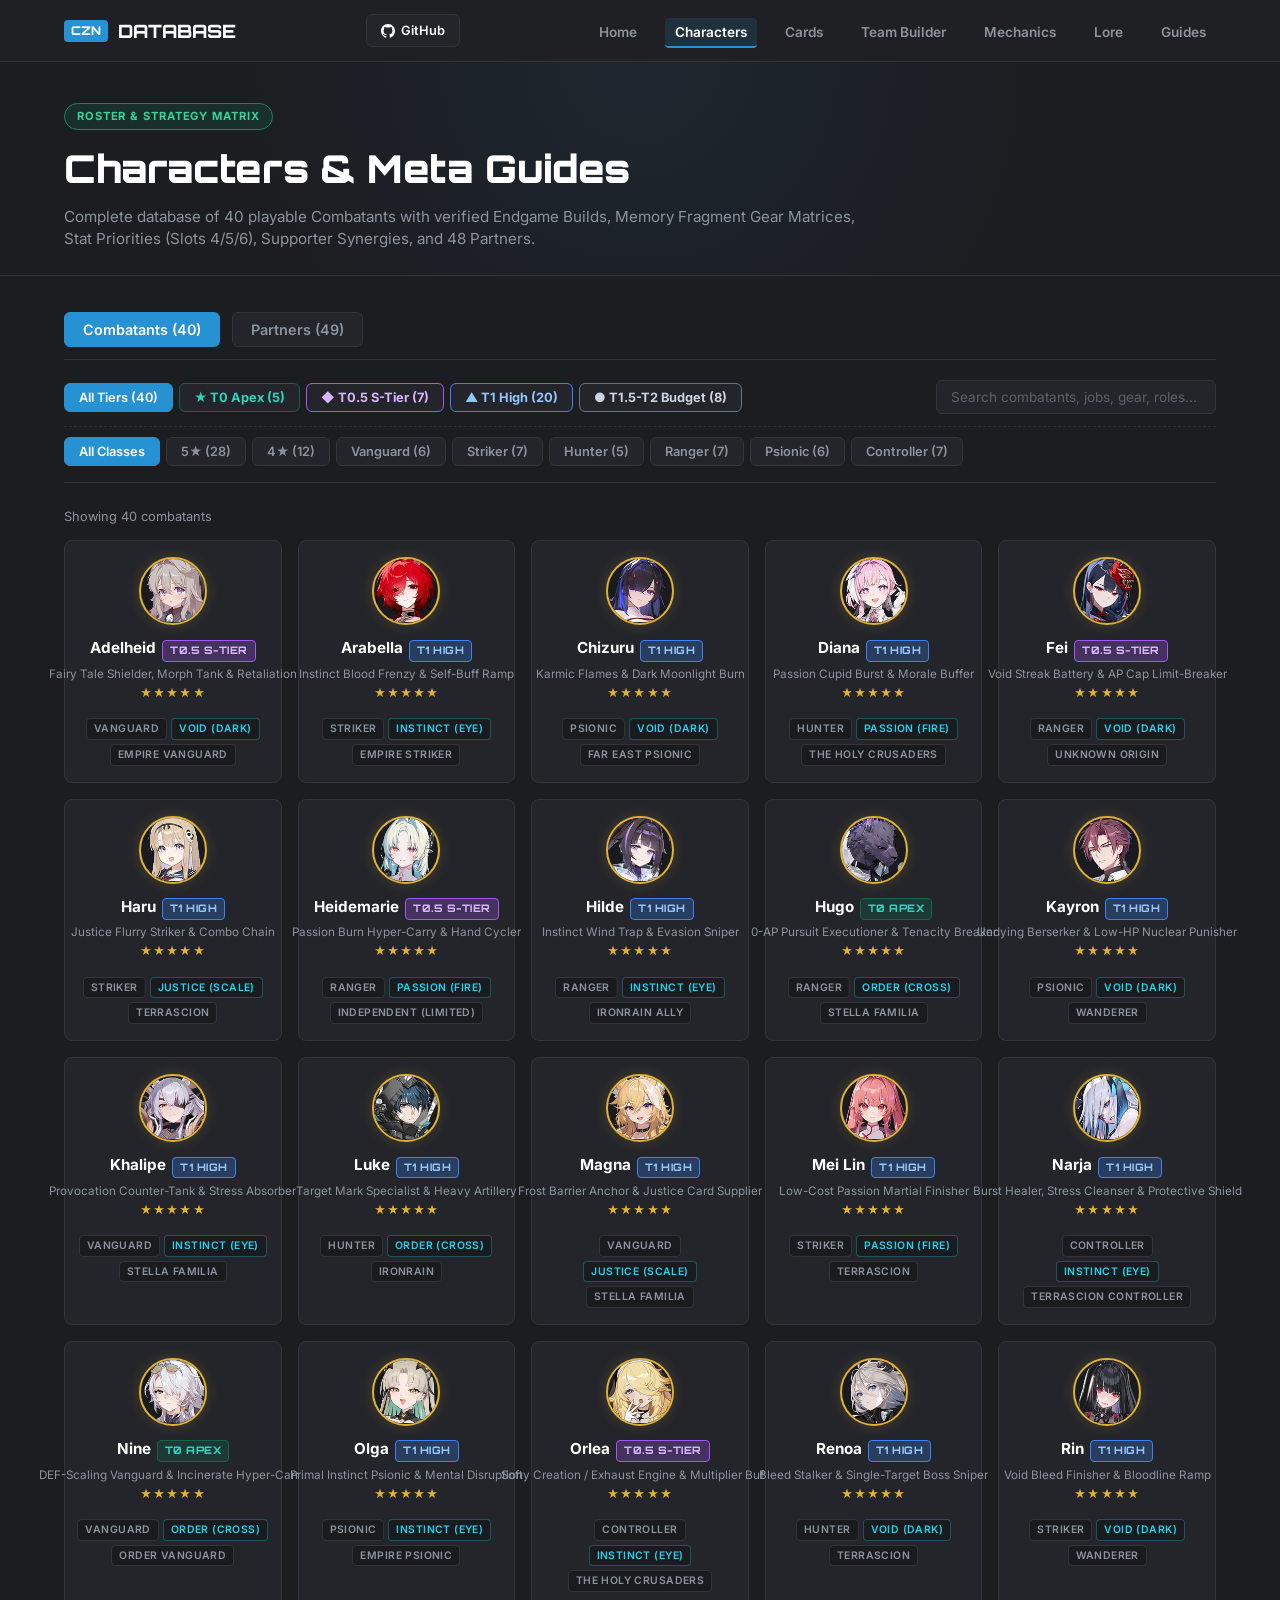
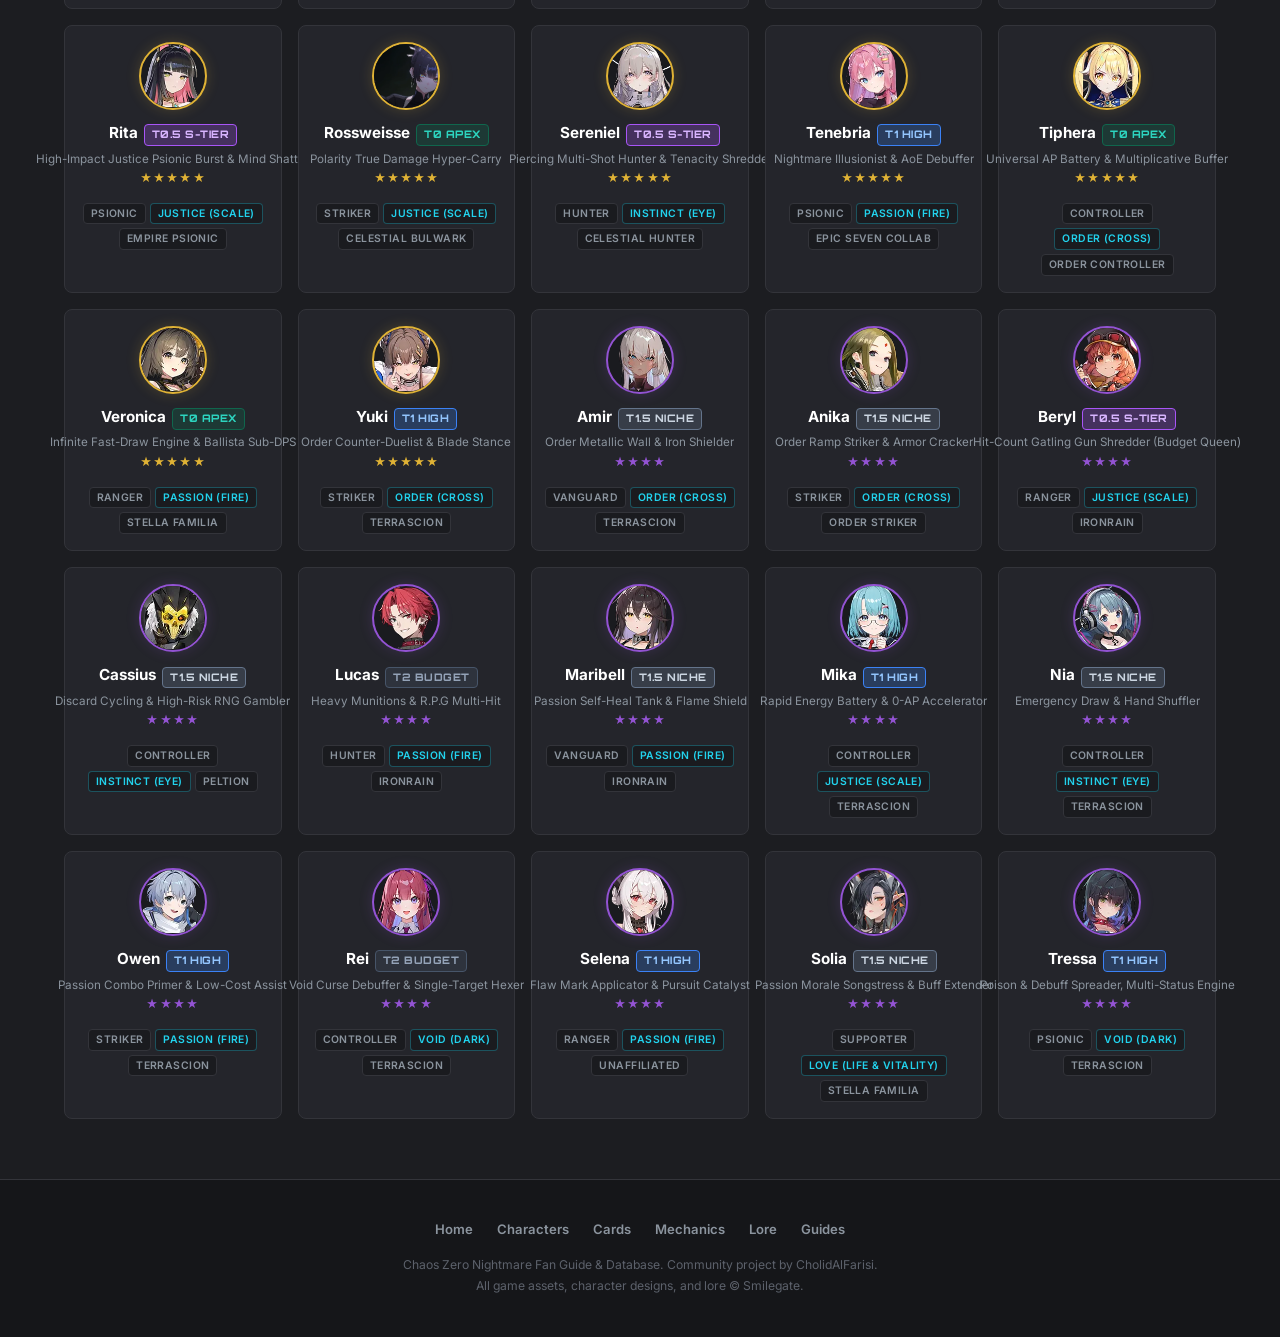
<file: characters.html>
<!DOCTYPE html>
<html lang="en">
<head>
<meta charset="UTF-8">
<meta name="viewport" content="width=device-width, initial-scale=1.0">
<meta name="robots" content="noindex, nofollow, noarchive, nosnippet">
<title>Characters &amp; Meta Builds — Chaos Zero Nightmare</title>
<link rel="preconnect" href="https://fonts.googleapis.com">
<link rel="preconnect" href="https://fonts.gstatic.com" crossorigin>
<link href="https://fonts.googleapis.com/css2?family=Inter:wght@400;500;600;700&family=Orbitron:wght@600;700;800;900&display=swap" rel="stylesheet">
<link rel="stylesheet" href="style.css?v=3">
<script src="teambuilder-data.js"></script>
</head>
<body>
<nav>
  <div class="nav-top">
    <a href="index.html" class="nav-brand"><span>CZN</span> DATABASE</a>
    <a href="https://github.com/CholidAlFarisi/czn-fan-guide" target="_blank" class="nav-btn">
      <svg width="14" height="14" viewBox="0 0 16 16" fill="currentColor"><path d="M8 0C3.58 0 0 3.58 0 8c0 3.54 2.29 6.53 5.47 7.59.4.07.55-.17.55-.38 0-.19-.01-.82-.01-1.49-2.01.37-2.53-.49-2.69-.94-.09-.23-.48-.94-.82-1.13-.28-.15-.68-.52-.01-.53.63-.01 1.08.58 1.23.82.72 1.21 1.87.87 2.33.66.07-.52.28-.87.51-1.07-1.78-.2-3.64-.89-3.64-3.95 0-.87.31-1.59.82-2.15-.08-.2-.36-1.02.08-2.12 0 0 .67-.21 2.2.82.64-.18 1.32-.27 2-.27.68 0 1.36.09 2 .27 1.53-1.04 2.2-.82 2.2-.82.44 1.1.16 1.92.08 2.12.51.56.82 1.27.82 2.15 0 3.07-1.87 3.75-3.65 3.95.29.25.54.73.54 1.48 0 1.07-.01 1.93-.01 2.2 0 .21.15.46.55.38A8.013 8.013 0 0016 8c0-4.42-3.58-8-8-8z"/></svg>
      GitHub
    </a>
  </div>
  <ul class="nav-links">
    <li><a href="index.html" class="">Home</a></li> <li><a href="characters.html" class="active">Characters</a></li> <li><a href="cards.html" class="">Cards</a></li> <li><a href="teambuilder.html" class="">Team Builder</a></li> <li><a href="mechanics.html" class="">Mechanics</a></li> <li><a href="lore.html" class="">Lore</a></li> <li><a href="guides.html" class="">Guides</a></li>
  </ul>
</nav>

<main>
  <header class="page-header">
    <div class="page-pill">Roster &amp; Strategy Matrix</div>
    <h1>Characters &amp; Meta Guides</h1>
    <p>Complete database of 40 playable Combatants with verified Endgame Builds, Memory Fragment Gear Matrices, Stat Priorities (Slots 4/5/6), Supporter Synergies, and 48 Partners.</p>
  </header>

  <div class="container">
    <!-- View Switcher -->
    <div style="display:flex; gap:12px; margin-bottom:20px; border-bottom:1px solid var(--panel-border); padding-bottom:12px;">
      <button class="f-btn active" id="tabComb" style="font-size:0.9rem; padding:8px 18px;">Combatants (40)</button>
      <button class="f-btn" id="tabSupp" style="font-size:0.9rem; padding:8px 18px;">Partners (49)</button>
    </div>

    <!-- Combatants View -->
    <div id="viewCombatants">
      <div class="toolbar" style="flex-direction:column; align-items:stretch; gap:12px;">
        <!-- Tier Filter Bar -->
        <div style="display:flex; justify-content:space-between; align-items:center; flex-wrap:wrap; gap:10px;">
          <div class="filter-bar" id="combTierFilters" style="display:flex; gap:6px; flex-wrap:wrap;">
            <button class="f-btn tier-btn active" data-tier="all">All Tiers (40)</button>
            <button class="f-btn tier-btn" data-tier="T0" style="border-color:#10664d; color:#2dd4bf; font-weight:700;">★ T0 Apex (5)</button>
            <button class="f-btn tier-btn" data-tier="T0.5" style="border-color:#a855f7; color:#d8b4fe; font-weight:700;">◆ T0.5 S-Tier (7)</button>
            <button class="f-btn tier-btn" data-tier="T1" style="border-color:#3b82f6; color:#93c5fd; font-weight:700;">▲ T1 High (20)</button>
            <button class="f-btn tier-btn" data-tier="T1.5" style="border-color:#64748b; color:#cbd5e1; font-weight:700;">● T1.5-T2 Budget (8)</button>
          </div>
          <div class="search-inline" style="min-width:280px;">
            <input type="text" id="combSearch" placeholder="Search combatants, jobs, gear, roles...">
          </div>
        </div>

        <!-- Class / Rarity Filter Bar -->
        <div class="filter-bar" id="combFilters" style="display:flex; gap:6px; flex-wrap:wrap; border-top:1px dashed rgba(255,255,255,0.07); padding-top:10px;">
          <button class="f-btn active" data-f="all">All Classes</button>
          <button class="f-btn" data-f="5">5★ (28)</button>
          <button class="f-btn" data-f="4">4★ (12)</button>
          <button class="f-btn" data-job="Vanguard">Vanguard (6)</button>
          <button class="f-btn" data-job="Striker">Striker (7)</button>
          <button class="f-btn" data-job="Hunter">Hunter (5)</button>
          <button class="f-btn" data-job="Ranger">Ranger (7)</button>
          <button class="f-btn" data-job="Psionic">Psionic (6)</button>
          <button class="f-btn" data-job="Controller">Controller (7)</button>
        </div>
      </div>
      <div style="margin-bottom:14px; font-size:0.8rem; color:var(--muted);" id="combCountInfo">Showing 40 combatants</div>
      <div class="char-grid" id="combGrid"></div>
    </div>

    <!-- Partners View -->
    <div id="viewPartners" style="display:none;">
      <div class="toolbar">
        <div class="filter-bar" id="suppFilters">
          <button class="f-btn active" data-sf="all">All Partners (49)</button>
          <button class="f-btn" data-sf="5">5★ (32)</button>
          <button class="f-btn" data-sf="4">4★ (11)</button>
          <button class="f-btn" data-sf="3">3★ (6)</button>
        </div>
        <div class="search-inline">
          <input type="text" id="suppSearch" placeholder="Search partner names...">
        </div>
      </div>
      <div style="margin-bottom:14px; font-size:0.8rem; color:var(--muted);" id="suppCountInfo">Showing 49 partners</div>
      <div class="char-grid" id="suppGrid"></div>
    </div>
  </div>
</main>

<!-- Modal -->
<div class="modal-overlay" id="charModal">
  <div class="modal-card" style="max-width:750px;">
    <button class="modal-close" id="modalClose">&times;</button>
    <div class="modal-head">
      <div class="modal-icon" id="mIcon">⚔️</div>
      <div class="modal-title">
        <div style="display:flex; align-items:center; gap:10px;">
          <h2 id="mName" style="margin:0;">Character Name</h2>
          <span id="mTierBadge" class="tier-badge tier-t0">T0 APEX</span>
        </div>
        <div class="stars" id="mStars">★★★★★</div>
        <div class="modal-meta" id="mMeta"></div>
      </div>
    </div>
    <div class="modal-desc" id="mDesc"></div>
    <div class="modal-cards">
      <div class="modal-tabs">
        <button class="modal-tab-btn active" id="mTabGuideBtn" onclick="switchCharModalTab('guide')">⚔️ Build &amp; Meta Guide</button>
        <button class="modal-tab-btn" id="mTabCardsBtn" onclick="switchCharModalTab('cards')">🃏 Starter Cards (<span id="mCardCount">0</span>)</button>
        <button class="modal-tab-btn" id="mTabEgoBtn" onclick="switchCharModalTab('ego')">🧠 Manifest Ego (<span id="mEgoCount">6</span> Stages)</button>
      </div>

      <div id="mTabGuide">
        <div id="mGuideContent"></div>
      </div>

      <div id="mTabCards" style="display:none;">
        <div class="modal-card-list" id="mCardList"></div>
      </div>

      <div id="mTabEgo" style="display:none;">
        <div class="ego-stage-list" id="mEgoList"></div>
      </div>
    </div>
  </div>
</div>

<footer>
  <div class="f-links">
    <a href="index.html">Home</a>
    <a href="characters.html">Characters</a>
    <a href="cards.html">Cards</a>
    <a href="mechanics.html">Mechanics</a>
    <a href="lore.html">Lore</a>
    <a href="guides.html">Guides</a>
  </div>
  <p>Chaos Zero Nightmare Fan Guide &amp; Database. Community project by CholidAlFarisi.<br>All game assets, character designs, and lore © Smilegate.</p>
</footer>

<script>
const COMBATANTS = [{"name": "Adelheid", "id": "1055", "rarity": 5, "job": "Vanguard", "ego": "Void (Dark)", "faction": "Empire Vanguard", "overview": "Adelheid is a 5★ Vanguard affiliated with Empire Vanguard, harnessing the Void (Dark) attribute in combat.", "icon": "🛡️", "cards": [{"name": "Gather Around", "cost": "1", "type": "Atk", "effect": "100% Defense-Based Damage", "image": "start_1055_01"}, {"name": "Fairy's Protection", "cost": "1", "type": "Skill", "effect": "100% Shield", "image": "start_1055_02"}, {"name": "Happy Ending", "cost": "6", "type": "Skill", "effect": "300% Shield Fixed Heal equal to Shield in possession (cannot exceed 30% of max HP)", "image": "collapse_1055_01"}, {"name": "Happy Ending", "cost": "6", "type": "Skill", "effect": "500% Shield Fixed Heal equal to Shield in possession (cannot exceed 50% of max HP)", "image": "collapse_1055_01"}], "manifest_ego": [{"level": 1, "title": "Sleeping Memory", "sub_title": "Mythic Card Upgrade", "desc": "For the Garden of Secrets card, decrease Cost by 1 and add +100% Shield Gain Amount.", "desc_html": "For the <span class=\"ego-hl\"><span class=\"ego-card-name\">Garden of Secrets</span></span> card, decrease Cost by <span class=\"ego-hl\">1</span> and add +<span class=\"ego-hl\">100</span>% Shield Gain Amount.", "break_type": "BREAK_TYPE_CARD_R_SPARK", "break_value": "[]", "illust": "unique_1055_05"}, {"level": 2, "title": "Awakening Memory", "sub_title": "Battle Passive Upgrade", "desc": "Gains the Bliss of Dreams effect for each Blessing Adelheid applies or creates. At the start of battle, gain the Bliss of Dreams effect for each Blessing card in Deck. Bliss of Dreams: Increase Damage Amount of allies by 3% (max 10 stacks).", "desc_html": "Gains the <span class=\"ego-hl\"><span class=\"ego-card-name\">Bliss of Dreams</span></span> effect for each Blessing Adelheid applies or creates.<br>At the start of battle, gain the <span class=\"ego-hl\"><span class=\"ego-card-name\">Bliss of Dreams</span></span> effect for each Blessing card in Deck.<br><span class=\"ego-hl\"><span class=\"ego-card-name\">Bliss of Dreams</span></span>: Increase Damage Amount of allies by <span class=\"ego-hl\">3</span>% (max <span class=\"ego-hl\">10</span> stacks).", "break_type": "BREAK_TYPE_BATTLE_CS_ADD", "break_value": "[1]", "illust": "unique_1055_02"}, {"level": 3, "title": "Vivid Memory", "sub_title": "Ego Skill Upgrade", "desc": "+200% Shield Gain Amount to Happy Ending. Changes the restrictions of the Fixed Heal equal to Shield in possession effect to (cannot exceed 50% of max HP).", "desc_html": "+<span class=\"ego-hl\">200</span>% Shield Gain Amount to <span class=\"ego-hl\"><span class=\"ego-card-name\">Happy Ending</span></span>.<br>Changes the restrictions of the Fixed Heal equal to Shield in possession effect to (cannot exceed <span class=\"ego-hl\">50</span>% of max HP).", "break_type": "BREAK_TYPE_CARD_R_SPARK", "break_value": "[]", "illust": "collapse_1055_01"}, {"level": 4, "title": "Inner Memory", "sub_title": "Battle Passive Upgrade", "desc": "At the start of battle, apply Blessing to any number of cards in hand. When a Blessing Upgrade Card is activated, apply Blessing to 1 random card in Draw Pile.", "desc_html": "At the start of battle, apply <span class=\"ego-hl\">Blessing</span> to any number of cards in hand.<br>When a <span class=\"ego-hl\">Blessing</span> Upgrade Card is activated, apply <span class=\"ego-hl\">Blessing</span> to <span class=\"ego-hl\">1</span> random card in Draw Pile.", "break_type": "BREAK_TYPE_BATTLE_CS_ADD", "break_value": "[1]", "illust": "unique_1055_03"}, {"level": 5, "title": "Complete Memory", "sub_title": "Stat Upgrade", "desc": "Increase the level of [Basic Card Upgrade], [Signature Card Upgrade], and [Common Card Upgrade] in Potentials by 3.", "desc_html": "Increase the level of <span class=\"ego-hl\">[Basic Card Upgrade]</span>, <span class=\"ego-hl\">[Signature Card Upgrade]</span>, and <span class=\"ego-hl\">[Common Card Upgrade]</span> in Potentials by <span class=\"ego-hl\">3</span>.", "break_type": "BREAK_TYPE_POTENTIAL_LEVEL_UP", "break_value": "[3]", "illust": "unique_1055_01"}, {"level": 6, "title": "Liberated Memory", "sub_title": "Battle Passive Upgrade", "desc": "For Bliss of Dreams, decrease max stacks by 5 and change the increased Damage Amount effect to 8%. At the start of the turn, if Bliss of Dreams is 5, Draw 1 Blessing card.", "desc_html": "For <span class=\"ego-hl\"><span class=\"ego-card-name\">Bliss of Dreams</span></span>, decrease max stacks by <span class=\"ego-hl\">5</span> and change the increased Damage Amount effect to <span class=\"ego-hl\">8</span>%.<br>At the start of the turn, if <span class=\"ego-hl\"><span class=\"ego-card-name\">Bliss of Dreams</span></span> is <span class=\"ego-hl\">5</span>, Draw <span class=\"ego-hl\">1</span> <span class=\"ego-hl\">Blessing</span> card.", "break_type": "BREAK_TYPE_BATTLE_CS_ADD_OVERWRITE", "break_value": "[1,1,1]", "illust": "unique_1055_04"}], "guide": {"tier": "T0.5", "tier_label": "T0.5 S-TIER", "tier_color": "#8390ba", "role": "Fairy Tale Shielder, Morph Tank & Retaliation", "best_set_4pc": "Tetra’s Authority (4-pc)", "best_set_2pc": "Line of Justice (2-pc)", "alt_sets": "4-pc Glory’s Reign", "slot_4": "DEF % / HP %", "slot_5": "Void DMG % > DEF %", "slot_6": "DEF %", "substats": "DEF % > HP % > Effect Res > Flat DEF", "best_partner": "Zeta (5★) [BiS] • Clara (5★)", "best_teammates": ["Rin", "Nine", "Chizuru"], "core_cards": ["Truth Behind A Story (Morphed)", "Doggie (Pack)", "Protect Us"], "playstyle": "Summons Doggie & Teddy companions, morphs them into impenetrable barriers, and converts absorbed enemy damage into devastating party-wide counter-bursts."}, "tier": "T0.5", "tier_label": "T0.5 S-TIER", "tier_color": "#8390ba", "role": "Fairy Tale Shielder, Morph Tank & Retaliation"}, {"name": "Arabella", "id": "30115", "rarity": 5, "job": "Striker", "ego": "Instinct (Eye)", "faction": "Empire Striker", "overview": "Arabella is a 5★ Striker affiliated with Empire Striker, harnessing the Instinct (Eye) attribute in combat.", "icon": "⚔️", "cards": [{"name": "Diagonal Slash", "cost": "1", "type": "Atk", "effect": "60% Damage to all enemies", "image": "start_30115_01"}, {"name": "Crimson Domain", "cost": "1", "type": "Skill", "effect": "100% Shield", "image": "start_30115_02"}, {"name": "Diagonal Slash", "cost": "1", "type": "Atk", "effect": "60% Damage to all enemies 1 Fracture", "image": "start_30115_01"}, {"name": "Pathetic End", "cost": "5", "type": "Atk", "effect": "600% Damage For 2 turn(s), inflict Fixed Damage to the target equal to 30% of Damage Amount taken by all enemies (cannot exceed 1000% of Arabella’s Attack per turn)", "image": "collapse_30115_01"}, {"name": "Pathetic End", "cost": "5", "type": "Atk", "effect": "800% Damage For 2 turn(s), inflict Fixed Damage to the target equal to 50% of Damage Amount taken by all enemies (cannot exceed 1500% of Arabella’s Attack per turn)", "image": "collapse_30115_01"}], "manifest_ego": [{"level": 1, "title": "Sleeping Memory", "sub_title": "Mythic Card Upgrade", "desc": "+50% Damage Amount to The Art of Unmaking and change the increase Damage Amount by 15% for each type of harmful effect the target has (max 120%) effect to increase Damage Amount by 20% (max 180%).", "desc_html": "+<span class=\"ego-hl\">50</span>% Damage Amount to <span class=\"ego-hl\"><span class=\"ego-card-name\">The Art of Unmaking</span></span> and change the increase Damage Amount by <span class=\"ego-hl\">15</span>% for each type of harmful effect the target has (max <span class=\"ego-hl\">120</span>%) effect to increase Damage Amount by <span class=\"ego-hl\">20</span>% (max <span class=\"ego-hl\">180</span>%).", "break_type": "BREAK_TYPE_CARD_R_SPARK", "break_value": "[]", "illust": "unique_30115_05"}, {"level": 2, "title": "Awakening Memory", "sub_title": "Battle Passive Upgrade", "desc": "At the start of battle, inflict 1 Fracture Amplification on the enemy with the highest Health. When Arabella's abilities activates the Fractures that she inflicted, she inflicts 3 Fracture on all enemies (4 times per turn).", "desc_html": "At the start of battle, inflict <span class=\"ego-hl\">1 Fracture Amplification</span> on the enemy with the highest Health.<br>When Arabella's abilities activates the Fractures that she inflicted, she inflicts <span class=\"ego-hl\">3</span> Fracture on all enemies (<span class=\"ego-hl\">4</span> times per turn).", "break_type": "BREAK_TYPE_BATTLE_CS_ADD", "break_value": "[1,1]", "illust": "unique_30115_01"}, {"level": 3, "title": "Vivid Memory", "sub_title": "Ego Skill Upgrade", "desc": "Change the following effects for Pathetic End: +200% Damage Amount, change the Fixed Damage equal to 30% Damage Amount taken by all enemies to 50%, and increase the per-turn limit from 1000% of Arabella’s Attack to 1500%.", "desc_html": "Change the following effects for <span class=\"ego-hl\"><span class=\"ego-card-name\">Pathetic End</span></span>: +<span class=\"ego-hl\">200</span>% Damage Amount, change the Fixed Damage equal to <span class=\"ego-hl\">30</span>% Damage Amount taken by all enemies to <span class=\"ego-hl\">50</span>%, and increase the per-turn limit from <span class=\"ego-hl\">1000</span>% of Arabella’s Attack to <span class=\"ego-hl\">1500</span>%.", "break_type": "BREAK_TYPE_CARD_R_SPARK", "break_value": "[]", "illust": "collapse_30115_01"}, {"level": 4, "title": "Inner Memory", "sub_title": "Battle Passive Upgrade", "desc": "Each time Arabella inflicts or activates her Fracture through an ability, gain 1 Deconstruction Analysis. Deconstruction Analysis: Increase Damage Amount of Arabella’s Fracture by 5% (max 6 stacks)", "desc_html": "Each time Arabella inflicts or activates her Fracture through an ability, gain <span class=\"ego-hl\">1 Deconstruction Analysis</span>.<br><span class=\"ego-hl\">Deconstruction Analysis</span>: Increase Damage Amount of Arabella’s Fracture by <span class=\"ego-hl\">5</span>% (max <span class=\"ego-hl\">6</span> stacks)", "break_type": "BREAK_TYPE_BATTLE_CS_ADD", "break_value": "[1]", "illust": "unique_30115_02"}, {"level": 5, "title": "Complete Memory", "sub_title": "Stat Upgrade", "desc": "Increase the level of [Basic Card Upgrade], [Signature Card Upgrade], and [Common Card Upgrade] in Potentials by 3.", "desc_html": "Increase the level of <span class=\"ego-hl\">[Basic Card Upgrade]</span>, <span class=\"ego-hl\">[Signature Card Upgrade]</span>, and <span class=\"ego-hl\">[Common Card Upgrade]</span> in Potentials by <span class=\"ego-hl\">3</span>.", "break_type": "BREAK_TYPE_POTENTIAL_LEVEL_UP", "break_value": "[3]", "illust": "unique_30115_03"}, {"level": 6, "title": "Liberated Memory", "sub_title": "Battle Passive Upgrade", "desc": "When Arabella's abilities activates Fractures that she inflicted, additionally inflict 1 Fracture on the target inflicted with Fracture Amplification. Increase the max stack limit of Deconstruction Analysis by 4, and +50% Critical Damage to the Fractures that Arabella inflicts on the Fracture Amplification target.", "desc_html": "When Arabella's abilities activates Fractures that she inflicted, additionally inflict <span class=\"ego-hl\">1</span> Fracture on the target inflicted with Fracture Amplification.<br>Increase the max stack limit of <span class=\"ego-hl\">Deconstruction Analysis</span> by <span class=\"ego-hl\">4</span>, and +<span class=\"ego-hl\">50</span>% Critical Damage to the Fractures that Arabella inflicts on the Fracture Amplification target.", "break_type": "BREAK_TYPE_BATTLE_CS_ADD_OVERWRITE", "break_value": "[1,1,1,1]", "illust": "unique_30115_04"}], "guide": {"tier": "T1", "tier_label": "T1 HIGH", "tier_color": "#C10004", "role": "Instinct Blood Frenzy & Self-Buff Ramp", "best_set_4pc": "Conqueror’s Aspect (4-pc)", "best_set_2pc": "Executioner’s Tool (2-pc)", "alt_sets": "2-pc Executioner + 2-pc Black Wing", "slot_4": "Crit Chance % / Crit DMG %", "slot_5": "Instinct DMG % > ATK %", "slot_6": "ATK %", "substats": "Crit Chance > Crit DMG > ATK % > Lifesteal %", "best_partner": "Scarlet (5★) [BiS] • Priscilla (5★)", "best_teammates": ["Khalipe", "Orlea", "Sereniel"], "core_cards": ["Scream For Me", "Observer’s Pleasure", "The Art of Unmaking"], "playstyle": "Trades minor self-damage for colossal attack speed and critical damage, sustaining herself through powerful lifesteal strikes."}, "tier": "T1", "tier_label": "T1 HIGH", "tier_color": "#C10004", "role": "Instinct Blood Frenzy & Self-Buff Ramp"}, {"name": "Chizuru", "id": "1060", "rarity": 5, "job": "Psionic", "ego": "Void (Dark)", "faction": "Far East Psionic", "overview": "Chizuru is a 5★ Psionic affiliated with Far East Psionic, harnessing the Void (Dark) attribute in combat.", "icon": "🔮", "cards": [{"name": "Moonslash", "cost": "1", "type": "Atk", "effect": "100% Damage", "image": "start_1060_01"}, {"name": "Moonslash", "cost": "1", "type": "Atk", "effect": "70% x 2 Damage", "image": "start_1060_01"}, {"name": "Spiritflame’s Ward", "cost": "1", "type": "Skill", "effect": "100% Shield", "image": "start_1060_02"}, {"name": "Moonlight of High Tide", "cost": "5", "type": "Atk", "effect": "500% Damage +100% Damage Amount for each Shadow of the Moon created (max 10)", "image": "collapse_1060_01"}, {"name": "Moonlight of High Tide", "cost": "5", "type": "Atk", "effect": "700% Damage +150% Damage Amount for each Shadow of the Moon created (max 10)", "image": "collapse_1060_01"}], "manifest_ego": [{"level": 1, "title": "Sleeping Memory", "sub_title": "Mythic Card Upgrade", "desc": "+20% Damage Amount to Shadow of the Moon+, +3% to Recover Amount of Max HP.", "desc_html": "+<span class=\"ego-hl\">20</span>% Damage Amount to <span class=\"ego-hl\"><span class=\"ego-card-name\">Shadow of the Moon+</span></span>, +<span class=\"ego-hl\">3</span>% to Recover Amount of Max HP.", "break_type": "BREAK_TYPE_CARD_R_SPARK", "break_value": "[]", "illust": "unique_1060_01"}, {"level": 2, "title": "Awakening Memory", "sub_title": "Battle Passive Upgrade", "desc": "When a Shadow of the Moon+ card is activated, create 1 Shadow of the Moon card.", "desc_html": "When a <span class=\"ego-hl\"><span class=\"ego-card-name\">Shadow of the Moon+</span></span> card is activated, create <span class=\"ego-hl\">1</span> <span class=\"ego-hl\"><span class=\"ego-card-name\">Shadow of the Moon</span></span> card.", "break_type": "BREAK_TYPE_BATTLE_CS_ADD", "break_value": "[1]", "illust": "unique_1060_02"}, {"level": 3, "title": "Vivid Memory", "sub_title": "Ego Skill Upgrade", "desc": "+200% Damage Amount to Moonlight of High Tide, and change the +100% Damage Amount for each Shadow of the Moon created to +150%.", "desc_html": "+<span class=\"ego-hl\">200</span>% Damage Amount to <span class=\"ego-hl\"><span class=\"ego-card-name\">Moonlight of High Tide</span></span>, and change the +<span class=\"ego-hl\">100</span>% Damage Amount for each Shadow of the Moon created to +<span class=\"ego-hl\">150</span>%.", "break_type": "BREAK_TYPE_CARD_R_SPARK", "break_value": "[]", "illust": "collapse_1060_01"}, {"level": 4, "title": "Inner Memory", "sub_title": "Battle Passive Upgrade", "desc": "When Shadow of the Moon is created, gain 1 Lunarshard. Lunarshard: +10% Damage Amount to Chizuru’s Attack Cards (max 3 stacks)", "desc_html": "When <span class=\"ego-hl\"><span class=\"ego-card-name\">Shadow of the Moon</span></span> is created, gain <span class=\"ego-hl\">1 Lunarshard</span>.<br><span class=\"ego-hl\">Lunarshard</span>: +<span class=\"ego-hl\">10</span>% Damage Amount to Chizuru’s Attack Cards (max <span class=\"ego-hl\">3</span> stacks)", "break_type": "BREAK_TYPE_BATTLE_CS_ADD", "break_value": "[1]", "illust": "unique_1060_03"}, {"level": 5, "title": "Complete Memory", "sub_title": "Stat Upgrade", "desc": "Increase the level of [Basic Card Upgrade], [Signature Card Upgrade], and [Common Card Upgrade] in Potentials by 3.", "desc_html": "Increase the level of <span class=\"ego-hl\">[Basic Card Upgrade]</span>, <span class=\"ego-hl\">[Signature Card Upgrade]</span>, and <span class=\"ego-hl\">[Common Card Upgrade]</span> in Potentials by <span class=\"ego-hl\">3</span>.", "break_type": "BREAK_TYPE_POTENTIAL_LEVEL_UP", "break_value": "[3]", "illust": "unique_1060_04"}, {"level": 6, "title": "Liberated Memory", "sub_title": "Battle Passive Upgrade", "desc": "When Lunarshard stacks to 3, increases Hit Count of Shadow of the Moon+ by 1.", "desc_html": "When <span class=\"ego-hl\">Lunarshard</span> stacks to <span class=\"ego-hl\">3</span>, increases Hit Count of <span class=\"ego-hl\"><span class=\"ego-card-name\">Shadow of the Moon+</span></span> by <span class=\"ego-hl\">1</span>.", "break_type": "BREAK_TYPE_BATTLE_CS_ADD_OVERWRITE", "break_value": "[1]", "illust": "unique_1060_05"}], "guide": {"tier": "T1", "tier_label": "T1 HIGH", "tier_color": "#ec3a71", "role": "Karmic Flames & Dark Moonlight Burn", "best_set_4pc": "Judgment’s Flames (4-pc)", "best_set_2pc": "Executioner’s Tool (2-pc)", "alt_sets": "4-pc Starlight and Dreams", "slot_4": "Crit Chance % / Crit DMG %", "slot_5": "Void DMG % > ATK %", "slot_6": "ATK %", "substats": "Crit Chance > Crit DMG > ATK % > Effect Hit", "best_partner": "Anteia (5★) [BiS] • Aria (5★)", "best_teammates": ["Kayron", "Tressa", "Adelheid"], "core_cards": ["Karmic Flames", "Tsukuyomi", "Shadow of the Moon"], "playstyle": "Sacrifices party shields to cloak foes in dark karmic flames, triggering high damage over time that escalates as moonlight stacks accumulate."}, "tier": "T1", "tier_label": "T1 HIGH", "tier_color": "#ec3a71", "role": "Karmic Flames & Dark Moonlight Burn"}, {"name": "Diana", "id": "1061", "rarity": 5, "job": "Hunter", "ego": "Passion (Fire)", "faction": "The Holy Crusaders", "overview": "Diana is a 5★ Hunter affiliated with The Holy Crusaders, harnessing the Passion (Fire) attribute in combat.", "icon": "🏹", "cards": [{"name": "Disruption Fire", "cost": "1", "type": "Atk", "effect": "100% Damage", "image": "start_1061_01"}, {"name": "Disruption Fire", "cost": "1", "type": "Atk", "effect": "100% Damage Discard 1 random card(s) of this unit", "image": "start_1061_01"}, {"name": "Protect Me", "cost": "1", "type": "Skill", "effect": "Heal 100%", "image": "start_1061_03"}, {"name": "Radiant Smile", "cost": "5", "type": "Skill", "effect": "Create 1 Cupid Shot Create 2 Heart Bullet", "image": "collapse_1061_01"}, {"name": "Radiant Smile", "cost": "4", "type": "Skill", "effect": "Create 1 Cupid Shot Create 4 Heart Bullet", "image": "collapse_1061_01"}], "manifest_ego": [{"level": 1, "title": "Sleeping Memory", "sub_title": "Mythic Card Upgrade", "desc": "+100% Damage Amount to the Liberated Feelings card, and changes the Draw count of Exhaust Bullet cards to 3.", "desc_html": "+<span class=\"ego-hl\">100</span>% Damage Amount to the <span class=\"ego-hl\"><span class=\"ego-card-name\">Liberated Feelings</span></span> card, and changes the Draw count of Exhaust Bullet cards to <span class=\"ego-hl\">3</span>.", "break_type": "BREAK_TYPE_CARD_R_SPARK", "break_value": "[]", "illust": "unique_1061_05"}, {"level": 2, "title": "Awakening Memory", "sub_title": "Battle Passive Upgrade", "desc": "Each time an ally Discards a card, gain 2 Flutters. Flutters: At the end of the turn, 200% Extra Attack to the target with the highest max HP, and increase Damage Amount of the Extra Attack by 10% for each Flutters, then decrease all Flutters at the start of the turn (max 20 stacks).", "desc_html": "Each time an ally Discards a card, gain <span class=\"ego-hl\">2</span> <span class=\"ego-hl\">Flutters</span>.<br><span class=\"ego-hl\">Flutters</span>: At the end of the turn, <span class=\"ego-hl\">200</span>% Extra Attack to the target with the highest max HP, and increase Damage Amount of the Extra Attack by <span class=\"ego-hl\">10</span>% for each <span class=\"ego-hl\">Flutters</span>, then decrease all <span class=\"ego-hl\">Flutters</span> at the start of the turn (max <span class=\"ego-hl\">20</span> stacks).", "break_type": "BREAK_TYPE_BATTLE_CS_ADD", "break_value": "[1]", "illust": "unique_1061_01"}, {"level": 3, "title": "Vivid Memory", "sub_title": "Ego Skill Upgrade", "desc": "Change Cost of Radiant Smile to 4 and the creation count of Heart Bullets to 4 cards.", "desc_html": "Change Cost of <span class=\"ego-hl\"><span class=\"ego-card-name\">Radiant Smile</span></span> to <span class=\"ego-hl\">4</span> and the creation count of Heart Bullets to <span class=\"ego-hl\">4</span> cards.", "break_type": "BREAK_TYPE_CARD_R_SPARK", "break_value": "[]", "illust": "collapse_1061_01"}, {"level": 4, "title": "Inner Memory", "sub_title": "Battle Passive Upgrade", "desc": "+30% Damage Amount to Diana’s Extra Attacks. +1% Damage Amount to Diana’s Extra Attacks for each Flutters that Diana owns.", "desc_html": "+<span class=\"ego-hl\">30</span>% Damage Amount to Diana’s Extra Attacks.<br>+<span class=\"ego-hl\">1</span>% Damage Amount to Diana’s Extra Attacks for each Flutters that Diana owns.", "break_type": "BREAK_TYPE_BATTLE_CS_ADD", "break_value": "[1]", "illust": "unique_1061_02"}, {"level": 5, "title": "Complete Memory", "sub_title": "Stat Upgrade", "desc": "Increase the level of [Basic Card Upgrade], [Signature Card Upgrade], and [Common Card Upgrade] in Potentials by 3.", "desc_html": "Increase the level of <span class=\"ego-hl\">[Basic Card Upgrade]</span>, <span class=\"ego-hl\">[Signature Card Upgrade]</span>, and <span class=\"ego-hl\">[Common Card Upgrade]</span> in Potentials by <span class=\"ego-hl\">3</span>.", "break_type": "BREAK_TYPE_POTENTIAL_LEVEL_UP", "break_value": "[3]", "illust": "unique_1061_03"}, {"level": 6, "title": "Liberated Memory", "sub_title": "Battle Passive Upgrade", "desc": "Each time a card is Discarded by an ally, gain an additional 2 Flutters, and increase the max stack count of Flutters by 10. Each time Diana’s Flutters stacks to 30, allies inflict 200% Extra Attack to a random enemy (1 time per turn).", "desc_html": "Each time a card is Discarded by an ally, gain an additional <span class=\"ego-hl\">2</span> <span class=\"ego-hl\">Flutters</span>, and increase the max stack count of <span class=\"ego-hl\">Flutters</span> by <span class=\"ego-hl\">10</span>.<br>Each time Diana’s <span class=\"ego-hl\">Flutters</span> stacks to <span class=\"ego-hl\">30</span>, allies inflict <span class=\"ego-hl\">200</span>% Extra Attack to a random enemy (<span class=\"ego-hl\">1</span> time per turn).", "break_type": "BREAK_TYPE_BATTLE_CS_ADD_OVERWRITE", "break_value": "[1,1]", "illust": "unique_1061_04"}], "guide": {"tier": "T1", "tier_label": "T1 HIGH", "tier_color": "#d886a6", "role": "Passion Cupid Burst & Morale Buffer", "best_set_4pc": "Beast’s Yearning (4-pc)", "best_set_2pc": "Executioner’s Tool (2-pc)", "alt_sets": "4-pc Glory’s Reign", "slot_4": "Crit Chance % / Crit DMG %", "slot_5": "Passion DMG % > ATK %", "slot_6": "ATK %", "substats": "Crit Chance > Crit DMG > ATK % > Morale Buff %", "best_partner": "Peko (5★) [BiS] • Janet (5★)", "best_teammates": ["Mei Lin", "Heidemarie", "Owen"], "core_cards": ["Cupid Shot", "With All My Heart!", "Heart Breaker"], "playstyle": "Empowers ally strike cards with Morale buffs while launching heart-piercing arrows with high intrinsic critical chance."}, "tier": "T1", "tier_label": "T1 HIGH", "tier_color": "#d886a6", "role": "Passion Cupid Burst & Morale Buffer"}, {"name": "Fei", "id": "30048", "rarity": 5, "job": "Ranger", "ego": "Void (Dark)", "faction": "Unknown Origin", "overview": "Fei is a 5★ Ranger affiliated with Unknown Origin, harnessing the Void (Dark) attribute in combat.", "icon": "🎯", "cards": [{"name": "Azure Flame", "cost": "1", "type": "Atk", "effect": "100% Damage", "image": "start_30048_01"}, {"name": "Azure Flame", "cost": "1", "type": "Atk", "effect": "100% Damage 1 Flame Arts", "image": "start_30048_01"}, {"name": "Melancholy", "cost": "1", "type": "Skill", "effect": "100% Shield", "image": "start_30048_02"}, {"name": "Heavenscleaver", "cost": "5", "type": "Skill", "effect": "8 Descent For 2 turn(s), at the start of the turn, 8 Descent Increase Damage Amount of the next Heavensfall by 100%", "image": "collapse_30048_01"}, {"name": "Heavenscleaver", "cost": "5", "type": "Skill", "effect": "10 Descent For 2 turn(s), at the start of the turn, 10 Descent Increase Damage Amount of the next Heavensfall by 100% and add 2 Hit(s)", "image": "collapse_30048_01"}], "manifest_ego": [{"level": 1, "title": "Sleeping Memory", "sub_title": "Mythic Card Upgrade", "desc": "Adds the following effect to the Blazing War Dance card: Increase Damage Amount of Inferno Rhapsody moved to hand by 100% until activated.", "desc_html": "Adds the following effect to the <span class=\"ego-hl\"><span class=\"ego-card-name\">Blazing War Dance</span></span> card: Increase Damage Amount of <span class=\"ego-hl\"><span class=\"ego-card-name\">Inferno Rhapsody</span></span> moved to hand by <span class=\"ego-hl\">100</span>% until activated.", "break_type": "BREAK_TYPE_CARD_R_SPARK", "break_value": "[]", "illust": "unique_30048_05"}, {"level": 2, "title": "Awakening Memory", "sub_title": "Battle Passive Upgrade", "desc": "At the start of battle, gain 6 Descent, and for each turn, when the first Heavensfall is created, gain 2 Descent. When the Inferno Rhapsody card is activated, inflict Fixed Damage equal to 30% of the Damage dealt to the target (this Damage cannot inflict a Critical Hit).", "desc_html": "At the start of battle, gain <span class=\"ego-hl\">6</span> <span class=\"ego-hl\">Descent</span>, and for each turn, when the first <span class=\"ego-hl\"><span class=\"ego-card-name\">Heavensfall</span></span> is created, gain <span class=\"ego-hl\">2</span> <span class=\"ego-hl\">Descent</span>.<br><span class=\"ego-hl\"><span class=\"ego-card-name\">When the Inferno Rhapsody</span></span> card is activated, inflict Fixed Damage equal to <span class=\"ego-hl\">30</span>% of the Damage dealt to the target (this Damage cannot inflict a Critical Hit).", "break_type": "BREAK_TYPE_BATTLE_CS_ADD", "break_value": "[1]", "illust": "unique_30048_01"}, {"level": 3, "title": "Vivid Memory", "sub_title": "Ego Skill Upgrade", "desc": "Increase Heavenscleaver‘s Descent by 2 and add the following effect: Add 2 Hits to the next Heavensfall.", "desc_html": "Increase <span class=\"ego-hl\"><span class=\"ego-card-name\">Heavenscleaver</span></span>‘s <span class=\"ego-hl\">Descent</span> by <span class=\"ego-hl\">2</span> and add the following effect: Add <span class=\"ego-hl\">2</span> Hits to the next <span class=\"ego-hl\"><span class=\"ego-card-name\">Heavensfall</span></span>.", "break_type": "BREAK_TYPE_CARD_R_SPARK", "break_value": "[]", "illust": "collapse_30048_01"}, {"level": 4, "title": "Inner Memory", "sub_title": "Battle Passive Upgrade", "desc": "At the start of battle, +80% Damage Amount to Heavensfall.", "desc_html": "At the start of battle, +<span class=\"ego-hl\">80</span>% Damage Amount to <span class=\"ego-hl\"><span class=\"ego-card-name\">Heavensfall</span></span>.", "break_type": "BREAK_TYPE_BATTLE_CS_ADD", "break_value": "[1]", "illust": "unique_30048_02"}, {"level": 5, "title": "Complete Memory", "sub_title": "Stat Upgrade", "desc": "Increase the level of [Basic Card Upgrade], [Signature Card Upgrade], and [Common Card Upgrade] in Potentials by 3.", "desc_html": "Increase the level of <span class=\"ego-hl\">[Basic Card Upgrade]</span>, <span class=\"ego-hl\">[Signature Card Upgrade]</span>, and <span class=\"ego-hl\">[Common Card Upgrade]</span> in Potentials by <span class=\"ego-hl\">3</span>.", "break_type": "BREAK_TYPE_POTENTIAL_LEVEL_UP", "break_value": "[3]", "illust": "unique_30048_03"}, {"level": 6, "title": "Liberated Memory", "sub_title": "Battle Passive Upgrade", "desc": "At the start of battle, +120% Damage Amount to Flame Arts. At the start of battle or each time 3 Heavensfall cards are activated, gain 1 Judgment Upon the Wicked. Judgment Upon the Wicked: Add 3 Hits to Heavensfall, and when the effect is activated, remove Judgment Upon the Wicked.", "desc_html": "At the start of battle, +<span class=\"ego-hl\">120</span>% Damage Amount to <span class=\"ego-hl\">Flame Arts</span>.<br>At the start of battle or each time <span class=\"ego-hl\"><span class=\"ego-card-name\">3</span></span> <span class=\"ego-hl\">Heavensfall</span> cards are activated, gain <span class=\"ego-hl\">1</span> <span class=\"ego-hl\">Judgment Upon the Wicked</span>.<br><span class=\"ego-hl\">Judgment Upon the Wicked</span>: Add <span class=\"ego-hl\"><span class=\"ego-card-name\">3</span></span> Hits to <span class=\"ego-hl\">Heavensfall</span>, and when the effect is activated, remove <span class=\"ego-hl\">Judgment Upon the Wicked</span>.", "break_type": "BREAK_TYPE_BATTLE_CS_ADD", "break_value": "[1]", "illust": "unique_30048_04"}], "guide": {"tier": "T0.5", "tier_label": "T0.5 S-TIER", "tier_color": "#c52846", "role": "Void Streak Battery & AP Cap Limit-Breaker", "best_set_4pc": "Starlight and Dreams (4-pc)", "best_set_2pc": "Executioner’s Tool (2-pc)", "alt_sets": "4-pc Judgment’s Flames", "slot_4": "Crit Chance % / Crit DMG %", "slot_5": "Void DMG % > ATK %", "slot_6": "ATK %", "substats": "Crit Chance > Crit DMG > ATK % > Speed", "best_partner": "Marin (5★) [BiS] • Sylvia (5★)", "best_teammates": ["Rossweisse", "Rin", "Adelheid"], "core_cards": ["Inferno Rhapsody (Streak)", "Exorcist’s Formation", "Soliloquy"], "playstyle": "Chains Void streak cards to activate 'Next X-Cost triggers as X+2'. Bypasses the 9-AP cap to simulate 17-AP scaling on Rossweisse's Flicker Blade Unbound, yielding +960% base damage."}, "tier": "T0.5", "tier_label": "T0.5 S-TIER", "tier_color": "#c52846", "role": "Void Streak Battery & AP Cap Limit-Breaker"}, {"name": "Haru", "id": "1062", "rarity": 5, "job": "Striker", "ego": "Justice (Scale)", "faction": "Terrascion", "overview": "Haru is a 5★ Striker affiliated with Terrascion, harnessing the Justice (Scale) attribute in combat.", "icon": "⚔️", "cards": [{"name": "Anchor", "cost": "1", "type": "Atk", "effect": "100% Damage", "image": "start_1062_01"}, {"name": "Anchor", "cost": "1", "type": "Atk", "effect": "120% Damage +10% Damage Amount to Anchor Shot", "image": "start_1062_01"}, {"name": "Power Anchor", "cost": "2", "type": "Atk", "effect": "220% Damage", "image": "start_1062_03"}, {"name": "Power Anchor", "cost": "2", "type": "Atk", "effect": "240% Damage +10% Damage Amount to Anchor Shot", "image": "start_1062_03"}, {"name": "Anchor Drop", "cost": "1", "type": "Skill", "effect": "100% Shield", "image": "start_1062_02"}, {"name": "Power Strike", "cost": "6", "type": "Atk", "effect": "600% Damage +60% Damage Amount for each beneficial effect in possession (max +600%)", "image": "collapse_1062_01"}], "manifest_ego": [{"level": 1, "title": "Sleeping Memory", "sub_title": "Mythic Card Upgrade", "desc": "Changes the increase in Damage Amount effect of Lift Anchor from 80% to 120%.", "desc_html": "Changes the increase in Damage Amount effect of <span class=\"ego-hl\">Lift Anchor</span> from <span class=\"ego-hl\">80</span>% to <span class=\"ego-hl\">120</span>%.", "break_type": "BREAK_TYPE_CARD_R_SPARK", "break_value": "[]", "illust": "unique_1062_02"}, {"level": 2, "title": "Awakening Memory", "sub_title": "Battle Passive Upgrade", "desc": "Changes Anchor Shot to be usable even if Cost is insufficient. The Anchor Shot card used through this effect will consume all remaining AP, and for each 1 AP spent less than the original Cost, decrease Damage Amount by 30%.", "desc_html": "Changes <span class=\"ego-hl\"><span class=\"ego-card-name\">Anchor Shot</span></span> to be usable even if Cost is insufficient.<br>The <span class=\"ego-hl\"><span class=\"ego-card-name\">Anchor Shot</span></span> card used through this effect will consume all remaining AP, and for each <span class=\"ego-hl\">1</span> AP spent less than the original Cost, decrease Damage Amount by <span class=\"ego-hl\">30</span>%.", "break_type": "BREAK_TYPE_BATTLE_CS_ADD", "break_value": "[1]", "illust": "unique_1062_01"}, {"level": 3, "title": "Vivid Memory", "sub_title": "Ego Skill Upgrade", "desc": "+200% Damage Amount to Power Strike and +20% to the Damage Amount for each beneficial effect in possession", "desc_html": "+<span class=\"ego-hl\">200</span>% Damage Amount to <span class=\"ego-hl\"><span class=\"ego-card-name\">Power Strike</span></span> and +<span class=\"ego-hl\">20</span>% to the Damage Amount for each beneficial effect in possession", "break_type": "BREAK_TYPE_CARD_R_SPARK", "break_value": "[]", "illust": "collapse_1062_01"}, {"level": 4, "title": "Inner Memory", "sub_title": "Battle Passive Upgrade", "desc": "Each time Anchor Shot is activated by Haru, gain 1 Power Supply. Power Supply: +30% Damage Amount to Haru's Attack Cards (max 3 stacks)", "desc_html": "Each time <span class=\"ego-hl\"><span class=\"ego-card-name\">Anchor Shot</span></span> is activated by Haru, gain <span class=\"ego-hl\">1 Power Supply</span>.<br><span class=\"ego-hl\">Power Supply</span>: +<span class=\"ego-hl\">30</span>% Damage Amount to Haru's Attack Cards (max <span class=\"ego-hl\">3</span> stacks)", "break_type": "BREAK_TYPE_BATTLE_CS_ADD", "break_value": "[1]", "illust": "unique_1062_03"}, {"level": 5, "title": "Complete Memory", "sub_title": "Stat Upgrade", "desc": "Increase the level of [Basic Card Upgrade], [Signature Card Upgrade], and [Common Card Upgrade] in Potentials by 3.", "desc_html": "Increase the level of <span class=\"ego-hl\">[Basic Card Upgrade]</span>, <span class=\"ego-hl\">[Signature Card Upgrade]</span>, and <span class=\"ego-hl\">[Common Card Upgrade]</span> in Potentials by <span class=\"ego-hl\">3</span>.", "break_type": "BREAK_TYPE_POTENTIAL_LEVEL_UP", "break_value": "[3]", "illust": "unique_1062_04"}, {"level": 6, "title": "Liberated Memory", "sub_title": "Battle Passive Upgrade", "desc": "Change the Damage Amount decreased effect that is caused when using the Anchor Shot card with insufficient AP to 15% for each 1 AP spent less than the original Cost. At the start of the turn, move 1 Anchor Shot card to hand, and increase Damage Amount of that card by 30% until activated.", "desc_html": "Change the Damage Amount decreased effect that is caused when using the <span class=\"ego-hl\"><span class=\"ego-card-name\">Anchor Shot</span></span> card with insufficient AP to <span class=\"ego-hl\">15</span>% for each <span class=\"ego-hl\">1</span> AP spent less than the original Cost.<br>At the start of the turn, move <span class=\"ego-hl\">1</span> <span class=\"ego-hl\"><span class=\"ego-card-name\">Anchor Shot</span></span> card to hand, and increase Damage Amount of that card by <span class=\"ego-hl\">30</span>% until activated.", "break_type": "BREAK_TYPE_BATTLE_CS_ADD_OVERWRITE", "break_value": "[1]", "illust": "unique_1062_05"}], "guide": {"tier": "T1", "tier_label": "T1 HIGH", "tier_color": "#6a9bd7", "role": "Justice Flurry Striker & Combo Chain", "best_set_4pc": "Veiled Radiance (4-pc)", "best_set_2pc": "Executioner’s Tool (2-pc)", "alt_sets": "4-pc Conqueror’s Aspect", "slot_4": "Crit Chance % / Crit DMG %", "slot_5": "Justice DMG % > ATK %", "slot_6": "ATK %", "substats": "Crit Chance > Crit DMG > Flat ATK > ATK %", "best_partner": "Arya (5★) [BiS] • Licinia (5★)", "best_teammates": ["Rossweisse", "Magna", "Mika"], "core_cards": ["Gale Blade", "Justice Flow", "Twin Strike"], "playstyle": "Builds Justice combo stacks rapidly to unleash multi-slashing whirlwind strikes with high critical strike rates."}, "tier": "T1", "tier_label": "T1 HIGH", "tier_color": "#6a9bd7", "role": "Justice Flurry Striker & Combo Chain"}, {"name": "Heidemarie", "id": "30093", "rarity": 5, "job": "Ranger", "ego": "Passion (Fire)", "faction": "Independent (Limited)", "overview": "Heidemarie is a 5★ Ranger affiliated with Independent (Limited), harnessing the Passion (Fire) attribute in combat.", "icon": "🎯", "cards": [{"name": "Sword Flash", "cost": "1", "type": "Atk", "effect": "100% Damage", "image": "start_30093_01"}, {"name": "Sword Flash", "cost": "1", "type": "Atk", "effect": "100% Damage +30% Damage Amount to Effulgent Blade for 1 turn", "image": "start_30093_01"}, {"name": "Sword Barrier", "cost": "1", "type": "Skill", "effect": "100% Shield", "image": "start_30093_02"}, {"name": "Elysium of Blades", "cost": "5", "type": "Atk", "effect": "400% Damage +80% Damage Amount for each card Discarded this battle (max 20 cards)", "image": "collapse_30093_01"}, {"name": "Elysium of Blades", "cost": "5", "type": "Atk", "effect": "600% Damage +100% Damage Amount for each card Discarded this battle (max 30 cards)", "image": "collapse_30093_01"}], "manifest_ego": [{"level": 1, "title": "Sleeping Memory", "sub_title": "Mythic Card Upgrade", "desc": "+200% Damage Amount to the Effulgent Release card, and the added Damage Amount for each Effulgent Blade in Graveyard becomes +120%.", "desc_html": "+<span class=\"ego-hl\">200</span>% Damage Amount to the <span class=\"ego-hl\"><span class=\"ego-card-name\">Effulgent Release</span></span> card, and the added Damage Amount for each <span class=\"ego-hl\"><span class=\"ego-card-name\">Effulgent Blade</span></span> in Graveyard becomes +<span class=\"ego-hl\">120</span>%.", "break_type": "BREAK_TYPE_CARD_R_SPARK", "break_value": "[]", "illust": "unique_30093_01"}, {"level": 2, "title": "Awakening Memory", "sub_title": "Battle Passive Upgrade", "desc": "At the start of battle, move the Effulgent Compression card to hand. At the start of the turn, gain 5 Crimson Blade. Crimson Blade: When a Linked card is used or Discarded, 120% Extra Attack to the enemy with the highest HP, and when used or Discarded, decrease Crimson Blade by 1 (max 8 stacks).", "desc_html": "At the start of battle, move the <span class=\"ego-hl\"><span class=\"ego-card-name\">Effulgent Compression</span></span> card to hand.<br>At the start of the turn, gain <span class=\"ego-hl\">5</span> <span class=\"ego-hl\">Crimson Blade</span>.<br><span class=\"ego-hl\">Crimson Blade</span>: When a Linked card is used or Discarded, <span class=\"ego-hl\">120</span>% Extra Attack to the enemy with the highest HP, and when used or Discarded, decrease <span class=\"ego-hl\">Crimson Blade</span> by <span class=\"ego-hl\">1</span> (max <span class=\"ego-hl\">8</span> stacks).", "break_type": "BREAK_TYPE_BATTLE_CS_ADD", "break_value": "[1]", "illust": "unique_30093_02"}, {"level": 3, "title": "Vivid Memory", "sub_title": "Ego Skill Upgrade", "desc": "+200% Damage Amount to Elysium of Blades, and change the +80% Damage Amount (max 20 cards) effect to +100% (max 30 cards) Damage Amount for each card Discarded this battle.", "desc_html": "+<span class=\"ego-hl\">200</span>% Damage Amount to <span class=\"ego-hl\"><span class=\"ego-card-name\">Elysium of Blades</span></span>, and change the +<span class=\"ego-hl\">80</span>% Damage Amount (max <span class=\"ego-hl\">20</span> cards) effect to +<span class=\"ego-hl\">100</span>% (max <span class=\"ego-hl\">30</span> cards) Damage Amount for each card Discarded this battle.", "break_type": "BREAK_TYPE_CARD_R_SPARK", "break_value": "[]", "illust": "collapse_30093_01"}, {"level": 4, "title": "Inner Memory", "sub_title": "Battle Passive Upgrade", "desc": "When Heidemarie’s Linked cards are used or Discarded, gain 1 Effulgent Chain. Effulgent Chain: +5% Damage Amount to Heidemarie (max 10 stacks)", "desc_html": "When Heidemarie’s Linked cards are used or Discarded, gain <span class=\"ego-hl\">1</span> <span class=\"ego-hl\">Effulgent Chain</span>.<br><span class=\"ego-hl\">Effulgent Chain</span>: +<span class=\"ego-hl\">5</span>% Damage Amount to Heidemarie (max <span class=\"ego-hl\">10</span> stacks)", "break_type": "BREAK_TYPE_BATTLE_CS_ADD", "break_value": "[1]", "illust": "unique_30093_03"}, {"level": 5, "title": "Complete Memory", "sub_title": "Stat Upgrade", "desc": "Increase the level of [Basic Card Upgrade], [Signature Card Upgrade], and [Common Card Upgrade] in Potentials by 3.", "desc_html": "Increase the level of <span class=\"ego-hl\">[Basic Card Upgrade]</span>, <span class=\"ego-hl\">[Signature Card Upgrade]</span>, and <span class=\"ego-hl\">[Common Card Upgrade]</span> in Potentials by <span class=\"ego-hl\">3</span>.", "break_type": "BREAK_TYPE_POTENTIAL_LEVEL_UP", "break_value": "[3]", "illust": "unique_30093_04"}, {"level": 6, "title": "Liberated Memory", "sub_title": "Battle Passive Upgrade", "desc": "Change created Effulgent Blade cards to All Attribute Cards. Each time Crimson Blade is activated, +40% Damage Amount to Crimson Blade (max +480%).", "desc_html": "Change created <span class=\"ego-hl\"><span class=\"ego-card-name\">Effulgent Blade</span></span> cards to <span class=\"ego-hl\">All Attribute</span> Cards.<br>Each time <span class=\"ego-hl\">Crimson Blade</span> is activated, +<span class=\"ego-hl\">40</span>% Damage Amount to <span class=\"ego-hl\">Crimson Blade</span> (max +<span class=\"ego-hl\">480</span>%).", "break_type": "BREAK_TYPE_BATTLE_CS_ADD_OVERWRITE", "break_value": "[1]", "illust": "unique_30093_05"}], "guide": {"tier": "T0.5", "tier_label": "T0.5 S-TIER", "tier_color": "#f25477", "role": "Passion Burn Hyper-Carry & Hand Cycler", "best_set_4pc": "Beast’s Yearning (4-pc)", "best_set_2pc": "Executioner’s Tool (2-pc)", "alt_sets": "4-pc Starlight and Dreams", "slot_4": "Crit Chance % / Crit DMG %", "slot_5": "Passion DMG % > ATK %", "slot_6": "ATK %", "substats": "Crit Chance > Crit DMG > ATK % > Burn Potency", "best_partner": "Sylvia (5★) [BiS] • Marin (5★)", "best_teammates": ["Mei Lin", "Owen", "Veronica"], "core_cards": ["Blazing Sonata", "Infernal Rhythm", "Overheat Shot"], "playstyle": "Blankets enemies in stacking Passion Burns. Detonates active burn dots for instantaneous critical explosions while maintaining steady hand cycling."}, "tier": "T0.5", "tier_label": "T0.5 S-TIER", "tier_color": "#f25477", "role": "Passion Burn Hyper-Carry & Hand Cycler"}, {"name": "Hilde", "id": "30113", "rarity": 5, "job": "Ranger", "ego": "Instinct (Eye)", "faction": "Ironrain Ally", "overview": "Hilde is a 5★ Ranger affiliated with Ironrain Ally, harnessing the Instinct (Eye) attribute in combat.", "icon": "🎯", "cards": [{"name": "Multishot", "cost": "1", "type": "Atk", "effect": "60% Damage to all enemies", "image": "start_30113_01"}, {"name": "Multishot", "cost": "1", "type": "Atk", "effect": "80% Damage to all enemies", "image": "start_30113_01"}, {"name": "Bowguard", "cost": "1", "type": "Skill", "effect": "100% Shield", "image": "start_30113_02"}, {"name": "Matrix Overlay", "cost": "4", "type": "Skill", "effect": "+15% Weakness Damage Amount taken to all enemies for 1 turn(s) Draw 3 Attack Card(s) of this unit Apply Weakness Attack to those cards for 1 turn", "image": "collapse_30113_01"}, {"name": "Matrix Overlay", "cost": "4", "type": "Skill", "effect": "+25% Weakness Damage Amount taken to all enemies for 1 turn(s) Draw 3 Attack Card(s) of this unit Apply Weakness Attack to those cards for 1 turn", "image": "collapse_30113_01"}], "manifest_ego": [{"level": 1, "title": "Sleeping Memory", "sub_title": "Mythic Card Upgrade", "desc": "Change the following effects for Vortex Arrow: increase Draw by 1, +60% Damage Amount, and change the Damage Amount increase for each Attack Card Drawn through an ability this turn to +90%.", "desc_html": "Change the following effects for <span class=\"ego-hl\"><span class=\"ego-card-name\">Vortex Arrow</span></span>: increase Draw by <span class=\"ego-hl\">1</span>, +<span class=\"ego-hl\">60</span>% Damage Amount, and change the Damage Amount increase for each Attack Card Drawn through an ability this turn to +<span class=\"ego-hl\">90</span>%.", "break_type": "BREAK_TYPE_CARD_R_SPARK", "break_value": "[]", "illust": "unique_30113_05"}, {"level": 2, "title": "Awakening Memory", "sub_title": "Battle Passive Upgrade", "desc": "At the start of battle, +10% to Hilde's Critical Chance. At the start of the turn or when an enemy is defeated, gain 1 Double Tap. Double Tap: When Homing Arrow is activated, 300% Extra Attack to the enemy with the lowest Health, and decrease Double Tap by 1 (max 5 stacks)", "desc_html": "At the start of battle, +<span class=\"ego-hl\">10</span>% to Hilde's Critical Chance.<br>At the start of the turn or when an enemy is defeated, gain <span class=\"ego-hl\">1</span> <span class=\"ego-hl\">Double Tap</span>.<br><span class=\"ego-hl\">Double Tap</span>: When <span class=\"ego-hl\"><span class=\"ego-card-name\">Homing Arrow</span></span> is activated, <span class=\"ego-hl\">300</span>% Extra Attack to the enemy with the lowest Health, and decrease Double Tap by <span class=\"ego-hl\">1</span> (max <span class=\"ego-hl\">5</span> stacks)", "break_type": "BREAK_TYPE_BATTLE_CS_ADD", "break_value": "[1]", "illust": "unique_30113_02"}, {"level": 3, "title": "Vivid Memory", "sub_title": "Ego Skill Upgrade", "desc": "Change the Weakness Damage Amount taken effect of Matrix Overlay from +15% to +25%.", "desc_html": "Change the Weakness Damage Amount taken effect of <span class=\"ego-hl\"><span class=\"ego-card-name\">Matrix Overlay</span></span> from +<span class=\"ego-hl\">15</span>% to +<span class=\"ego-hl\">25</span>%.", "break_type": "BREAK_TYPE_CARD_R_SPARK", "break_value": "[]", "illust": "collapse_30113_01"}, {"level": 4, "title": "Inner Memory", "sub_title": "Battle Passive Upgrade", "desc": "For each Hit an ally performs, gain 1 Find the Gap Find the Gap: Increase Damage Amount of Hilde’s Extra Attacks by 5% (max 8 stacks)", "desc_html": "For each Hit an ally performs, gain <span class=\"ego-hl\">1</span> <span class=\"ego-hl\">Find the Gap</span><br><span class=\"ego-hl\">Find the Gap</span>: Increase Damage Amount of Hilde’s Extra Attacks by <span class=\"ego-hl\">5</span>% (max <span class=\"ego-hl\">8</span> stacks)", "break_type": "BREAK_TYPE_BATTLE_CS_ADD", "break_value": "[1]", "illust": "unique_30113_01"}, {"level": 5, "title": "Complete Memory", "sub_title": "Stat Upgrade", "desc": "Increase the level of [Basic Card Upgrade], [Signature Card Upgrade], and [Common Card Upgrade] in Potentials by 3.", "desc_html": "Increase the level of <span class=\"ego-hl\">[Basic Card Upgrade]</span>, <span class=\"ego-hl\">[Signature Card Upgrade]</span>, and <span class=\"ego-hl\">[Common Card Upgrade]</span> in Potentials by <span class=\"ego-hl\">3</span>.", "break_type": "BREAK_TYPE_POTENTIAL_LEVEL_UP", "break_value": "[3]", "illust": "unique_30113_03"}, {"level": 6, "title": "Liberated Memory", "sub_title": "Battle Passive Upgrade", "desc": "When Find the Gap reaches 8 stacks, +15% additional Critical Chance to Instinct-Attribute allies. Increase the max stack of Zero In to 100, and at the start of the turn, gain 15 Zero In. For each stack of Zero In, +1% Critical Damage to Zero In (max +45%).", "desc_html": "When <span class=\"ego-hl\">Find the Gap</span> reaches <span class=\"ego-hl\">8</span> stacks, +<span class=\"ego-hl\">15</span>% additional Critical Chance to Instinct-Attribute allies.<br>Increase the max stack of <span class=\"ego-hl\">Zero In</span> to <span class=\"ego-hl\">100</span>, and at the start of the turn, gain <span class=\"ego-hl\">15</span> <span class=\"ego-hl\">Zero In</span>.<br>For each stack of <span class=\"ego-hl\">Zero In</span>, +<span class=\"ego-hl\">1</span>% Critical Damage to <span class=\"ego-hl\">Zero In</span> (max +<span class=\"ego-hl\">45</span>%).", "break_type": "BREAK_TYPE_BATTLE_CS_ADD", "break_value": "[1]", "illust": "unique_30113_04"}], "guide": {"tier": "T1", "tier_label": "T1 HIGH", "tier_color": "#e9b5ff", "role": "Instinct Wind Trap & Evasion Sniper", "best_set_4pc": "Starlight and Dreams (4-pc)", "best_set_2pc": "Black Wing (2-pc)", "alt_sets": "4-pc Conqueror’s Aspect", "slot_4": "Crit Chance % / ATK %", "slot_5": "Instinct DMG % > ATK %", "slot_6": "ATK %", "substats": "Crit Chance > ATK % > Crit DMG > Speed", "best_partner": "Sylvia (5★) [BiS] • Marin (5★)", "best_teammates": ["Khalipe", "Orlea", "Hugo"], "core_cards": ["Gale Gale", "Aerial Sniping", "Wind Trap"], "playstyle": "Sets wind traps to evade incoming damage and fire armor-reducing shots that soften elite enemies for the team."}, "tier": "T1", "tier_label": "T1 HIGH", "tier_color": "#e9b5ff", "role": "Instinct Wind Trap & Evasion Sniper"}, {"name": "Hugo", "id": "1043", "rarity": 5, "job": "Ranger", "ego": "Order (Cross)", "faction": "Stella Familia", "overview": "Hugo is a 5★ Ranger affiliated with Stella Familia, harnessing the Order (Cross) attribute in combat.", "icon": "🎯", "cards": [{"name": "Knife Toss", "cost": "1", "type": "Atk", "effect": "100% Damage", "image": "start_1043_01"}, {"name": "Knife Toss", "cost": "1", "type": "Atk", "effect": "100% Damage 50% Chance for 1 Commence the Hunt", "image": "start_1043_01"}, {"name": "Defense System", "cost": "1", "type": "Skill", "effect": "100% Shield", "image": "start_1043_02"}, {"name": "Last Resort", "cost": "6", "type": "Atk", "effect": "250% Damage to all enemies Increase Damage of Commence the Hunt by 30%", "image": "collapse_1043_01"}, {"name": "Last Resort", "cost": "6", "type": "Atk", "effect": "250% Damage to all enemies Increase Damage of Commence the Hunt by 30% Increase max stack of Commence the Hunt by 1", "image": "collapse_1043_01"}], "manifest_ego": [{"level": 1, "title": "Sleeping Memory", "sub_title": "Mythic Card Upgrade", "desc": "+10% to the Damage Amount Increase effect of Commence the Hunt for the Fixer's Approach Card.", "desc_html": "+<span class=\"ego-hl\">10</span>% to the Damage Amount Increase effect of <span class=\"ego-hl\">Commence the Hunt</span> for the <span class=\"ego-hl\"><span class=\"ego-card-name\">Fixer's Approach</span></span> Card.", "break_type": "BREAK_TYPE_CARD_R_SPARK", "break_value": "[]", "illust": "unique_1043_03"}, {"level": 2, "title": "Awakening Memory", "sub_title": "Battle Passive Upgrade", "desc": "Every 2 times Commence the Hunt is activated, inflict 40% Extra Attack × 2 on random enemies, and if the same target is attacked, gain 1 Commence the Hunt. This effect activates once per turn.", "desc_html": "Every <span class=\"ego-hl\">2</span> times <span class=\"ego-hl\">Commence the Hunt</span> is activated, inflict <span class=\"ego-hl\">40</span>% Extra Attack × <span class=\"ego-hl\">2</span> on random enemies, and if the same target is attacked, gain <span class=\"ego-hl\">1</span> <span class=\"ego-hl\">Commence the Hunt</span>. This effect activates <span class=\"ego-hl\">once per turn</span>.", "break_type": "BREAK_TYPE_BATTLE_CS_ADD", "break_value": "[1]", "illust": "unique_1043_05"}, {"level": 3, "title": "Vivid Memory", "sub_title": "Ego Skill Upgrade", "desc": "When Last Resort is used, increase max stack of Commence the Hunt by 1.", "desc_html": "When <span class=\"ego-hl\"><span class=\"ego-card-name\">Last Resort</span></span> is used, increase max stack of <span class=\"ego-hl\">Commence the Hunt</span> by <span class=\"ego-hl\">1</span>.", "break_type": "BREAK_TYPE_CARD_R_SPARK", "break_value": "[]", "illust": "collapse_1043_01"}, {"level": 4, "title": "Inner Memory", "sub_title": "Battle Passive Upgrade", "desc": "Each time Commence the Hunt is activated, gain 1 Fixer's Wrath. Fixer's Wrath: +10% Damage Amount to Hugo (max 4 stacks)", "desc_html": "Each time <span class=\"ego-hl\">Commence the Hunt</span> is activated, gain <span class=\"ego-hl\">1 Fixer's Wrath</span>.<br><span class=\"ego-hl\">Fixer's Wrath</span>: +<span class=\"ego-hl\">10</span>% Damage Amount to Hugo (max <span class=\"ego-hl\">4</span> stacks)", "break_type": "BREAK_TYPE_BATTLE_CS_ADD", "break_value": "[1]", "illust": "unique_1043_04"}, {"level": 5, "title": "Complete Memory", "sub_title": "Stat Upgrade", "desc": "Increase the level of [Basic Card Upgrade], [Signature Card Upgrade], and [Common Card Upgrade] in Potentials by 3.", "desc_html": "Increase the level of <span class=\"ego-hl\">[Basic Card Upgrade]</span>, <span class=\"ego-hl\">[Signature Card Upgrade]</span>, and <span class=\"ego-hl\">[Common Card Upgrade]</span> in Potentials by <span class=\"ego-hl\">3</span>.", "break_type": "BREAK_TYPE_POTENTIAL_LEVEL_UP", "break_value": "[3]", "illust": "unique_1043_01"}, {"level": 6, "title": "Liberated Memory", "sub_title": "Battle Passive Upgrade", "desc": "At the start of the turn, apply 1 Hunting Mark to a random enemy. Hunting Mark: On Hit through the effect of Commence the Hunt, 2 Morale for 1 turn (cannot stack) On effect activation or if Hunting Mark is applied to a different target, remove effect", "desc_html": "At the start of the turn, apply <span class=\"ego-hl\">1</span> <span class=\"ego-hl\">Hunting Mark</span> to a random enemy.<br><span class=\"ego-hl\">Hunting Mark</span>: On Hit through the effect of <span class=\"ego-hl\">Commence the Hunt</span>, <span class=\"ego-hl\">2</span> <span class=\"ego-hl\">Morale</span> for <span class=\"ego-hl\">1</span> turn (cannot stack)<br>On effect activation or if <span class=\"ego-hl\">Hunting Mark</span> is applied to a different target, remove effect", "break_type": "BREAK_TYPE_BATTLE_CS_ADD", "break_value": "[1]", "illust": "unique_1043_02"}], "guide": {"tier": "T0", "tier_label": "T0 APEX", "tier_color": "#7d4eaf", "role": "0-AP Pursuit Executioner & Tenacity Breaker", "best_set_4pc": "Starlight and Dreams (4-pc)", "best_set_2pc": "Black Wing (2-pc)", "alt_sets": "2-pc Executioner + 2-pc Black Wing", "slot_4": "Crit Chance % / Crit DMG %", "slot_5": "Order DMG % > ATK %", "slot_6": "ATK %", "substats": "Crit Chance > Crit DMG > ATK % > Flat ATK", "best_partner": "Sylvia (5★) [BiS] • Eunie (5★)", "best_teammates": ["Selena", "Tressa", "Veronica"], "core_cards": ["Covering Fire (0 AP)", "Deadly Precision", "Barrage Order"], "playstyle": "Fires automatic off-field Pursuit shots whenever allies inflict Flaw Marks, Poison, or debuffs. Bypasses normal action limits completely, shredding boss Tenacity bars with zero AP cost."}, "tier": "T0", "tier_label": "T0 APEX", "tier_color": "#7d4eaf", "role": "0-AP Pursuit Executioner & Tenacity Breaker"}, {"name": "Kayron", "id": "1064", "rarity": 5, "job": "Psionic", "ego": "Void (Dark)", "faction": "Wanderer", "overview": "Kayron is a 5★ Psionic affiliated with Wanderer, harnessing the Void (Dark) attribute in combat.", "icon": "🔮", "cards": [{"name": "Elimination", "cost": "1", "type": "Atk", "effect": "100% Damage", "image": "start_1064_01"}, {"name": "Elimination", "cost": "1", "type": "Atk", "effect": "150% Damage Create 1 Futility", "image": "start_1064_01"}, {"name": "Sphere", "cost": "1", "type": "Skill", "effect": "Heal 100%", "image": "start_1064_02"}, {"name": "Sphere", "cost": "1", "type": "Skill", "effect": "Heal 150% Create 1 Futility", "image": "start_1064_02"}, {"name": "Rift of Nothingness", "cost": "5", "type": "Skill", "effect": "200% Damage to all enemies Exhaust all Futility in hand +80% base Damage Amount for each Exhausted", "image": "collapse_1064_01"}, {"name": "Rift of Nothingness", "cost": "5", "type": "Skill", "effect": "200% Damage to all enemies Exhaust all Futility in hand and Graveyard +80% base Damage Amount for each Exhausted", "image": "collapse_1064_01"}], "manifest_ego": [{"level": 1, "title": "Sleeping Memory", "sub_title": "Mythic Card Upgrade", "desc": "When the Echoes of True Abyss card is activated, additionally create 2 Futility cards.", "desc_html": "When the <span class=\"ego-hl\"><span class=\"ego-card-name\">Echoes of True Abyss</span></span> card is activated, additionally create <span class=\"ego-hl\">2</span> <span class=\"ego-hl\"><span class=\"ego-card-name\">Futility</span></span> cards.", "break_type": "BREAK_TYPE_CARD_R_SPARK", "break_value": "[]", "illust": "unique_1064_03"}, {"level": 2, "title": "Awakening Memory", "sub_title": "Battle Passive Upgrade", "desc": "For each 2 Futility Card used, deal 100% Damage to all enemies.", "desc_html": "For each <span class=\"ego-hl\">2</span> <span class=\"ego-hl\"><span class=\"ego-card-name\">Futility</span></span> Card used, deal <span class=\"ego-hl\">100</span>% Damage to all enemies.", "break_type": "BREAK_TYPE_BATTLE_CS_ADD", "break_value": "[1]", "illust": "unique_1064_04"}, {"level": 3, "title": "Vivid Memory", "sub_title": "Ego Skill Upgrade", "desc": "Add Graveyard to the target range of Futility Cards Exhausted by the Rift of Nothingness Card.", "desc_html": "Add <span class=\"ego-hl\">Graveyard</span> to the target range of <span class=\"ego-hl\"><span class=\"ego-card-name\">Futility</span></span> Cards Exhausted by the <span class=\"ego-hl\"><span class=\"ego-card-name\">Rift of Nothingness</span></span> Card.", "break_type": "BREAK_TYPE_CARD_R_SPARK", "break_value": "[]", "illust": "collapse_1064_01"}, {"level": 4, "title": "Inner Memory", "sub_title": "Battle Passive Upgrade", "desc": "Each time a Futility card is Exhausted, gain 1 Echo of Paradox. Echo of Paradox: +10% Damage Amount to Kayron's Attack Cards (max 3 stacks)", "desc_html": "Each time a <span class=\"ego-hl\"><span class=\"ego-card-name\">Futility</span></span> card is Exhausted, gain <span class=\"ego-hl\">1 Echo of Paradox</span>.<br><span class=\"ego-hl\">Echo of Paradox</span>: +<span class=\"ego-hl\">10</span>% Damage Amount to Kayron's Attack Cards (max <span class=\"ego-hl\">3</span> stacks)", "break_type": "BREAK_TYPE_BATTLE_CS_ADD", "break_value": "[1]", "illust": "unique_1064_05"}, {"level": 5, "title": "Complete Memory", "sub_title": "Stat Upgrade", "desc": "Increase the level of [Basic Card Upgrade], [Signature Card Upgrade], and [Common Card Upgrade] in Potentials by 3.", "desc_html": "Increase the level of <span class=\"ego-hl\">[Basic Card Upgrade]</span>, <span class=\"ego-hl\">[Signature Card Upgrade]</span>, and <span class=\"ego-hl\">[Common Card Upgrade]</span> in Potentials by <span class=\"ego-hl\">3</span>.", "break_type": "BREAK_TYPE_POTENTIAL_LEVEL_UP", "break_value": "[3]", "illust": "unique_1064_02"}, {"level": 6, "title": "Liberated Memory", "sub_title": "Battle Passive Upgrade", "desc": "Each time a Futility card is created, 50% chance to apply 1 random effect among Vulnerable, Weaken, or Impair to a random enemy", "desc_html": "Each time a <span class=\"ego-hl\"><span class=\"ego-card-name\">Futility</span></span> card is created, <span class=\"ego-hl\">50</span>% chance to apply <span class=\"ego-hl\">1</span> random effect among <span class=\"ego-hl\">Vulnerable</span>, <span class=\"ego-hl\">Weaken</span>, or <span class=\"ego-hl\">Impair</span> to a random enemy", "break_type": "BREAK_TYPE_BATTLE_CS_ADD", "break_value": "[1]", "illust": "unique_1064_01"}], "guide": {"tier": "T1", "tier_label": "T1 HIGH", "tier_color": "#792776", "role": "Undying Berserker & Low-HP Nuclear Punisher", "best_set_4pc": "Judgment’s Flames (4-pc)", "best_set_2pc": "Executioner’s Tool (2-pc)", "alt_sets": "2-pc Executioner + 2-pc Black Wing", "slot_4": "Crit Chance % / Crit DMG %", "slot_5": "Void DMG % > ATK %", "slot_6": "ATK %", "substats": "Crit Chance > Crit DMG > ATK % > Low-HP DMG", "best_partner": "Anteia (5★) [BiS] • Bria (5★)", "best_teammates": ["Chizuru", "Rei", "Adelheid"], "core_cards": ["Immortal Brand", "Void Calamity", "Soul Reave"], "playstyle": "Gains exponential damage scaling as his HP drops to 1. Activates undying status to survive lethal hits and counter with cataclysmic AoE burst."}, "tier": "T1", "tier_label": "T1 HIGH", "tier_color": "#792776", "role": "Undying Berserker & Low-HP Nuclear Punisher"}, {"name": "Khalipe", "id": "1008", "rarity": 5, "job": "Vanguard", "ego": "Instinct (Eye)", "faction": "Stella Familia", "overview": "Khalipe is a 5★ Vanguard affiliated with Stella Familia, harnessing the Instinct (Eye) attribute in combat.", "icon": "🛡️", "cards": [{"name": "Lashing", "cost": "1", "type": "Atk", "effect": "100% Defense-Based Damage", "image": "start_1008_03"}, {"name": "Upward Slash", "cost": "2", "type": "Atk", "effect": "220% Defense-Based Damage", "image": "start_1008_01"}, {"name": "Tyr’s Vow", "cost": "1", "type": "Skill", "effect": "100% Shield", "image": "start_1008_02"}, {"name": "Upward Slash", "cost": "2", "type": "Atk", "effect": "180% Defense-Based Damage to all enemies", "image": "start_1008_01"}, {"name": "Charisma of Resolve", "cost": "5", "type": "Atk", "effect": "300% Defense-Based Damage to all enemies Create 1 Vulture Ejection", "image": "collapse_1008_01"}, {"name": "Charisma of Resolve", "cost": "5", "type": "Atk", "effect": "350% Defense-Based Damage to all enemies Create 1 Vulture Ejection 1 Silver Veil", "image": "collapse_1008_01"}], "manifest_ego": [{"level": 1, "title": "Sleeping Memory", "sub_title": "Mythic Card Upgrade", "desc": "Add Retain to Absolute Protection cards, and +20% Shield", "desc_html": "Add <span class=\"ego-hl\">Retain</span> to <span class=\"ego-hl\"><span class=\"ego-card-name\">Absolute Protection</span></span> cards, and +<span class=\"ego-hl\">20</span>% Shield", "break_type": "BREAK_TYPE_CARD_R_SPARK", "break_value": "[]", "illust": "unique_1008_02"}, {"level": 2, "title": "Awakening Memory", "sub_title": "Battle Passive Upgrade", "desc": "At the start of battle and on Shuffle, move 1 Vulture Ejection card in Draw Pile to the top of Draw Pile.", "desc_html": "At the start of battle and on Shuffle, move <span class=\"ego-hl\"><span class=\"ego-card-name\">1 <span class=\"ego-hl\">Vulture Ejection</span></span></span> card in Draw Pile to the top of Draw Pile.", "break_type": "BREAK_TYPE_BATTLE_CS_ADD", "break_value": "[1]", "illust": "unique_1008_05"}, {"level": 3, "title": "Vivid Memory", "sub_title": "Ego Skill Upgrade", "desc": "+50% Charisma of Resolve Damage, and gain Silver Veil 1 on use", "desc_html": "+<span class=\"ego-hl\">50</span>% <span class=\"ego-hl\"><span class=\"ego-card-name\">Charisma of Resolve</span></span> Damage, and gain <span class=\"ego-hl\">Silver Veil 1</span> on use", "break_type": "BREAK_TYPE_CARD_R_SPARK", "break_value": "[15]", "illust": "collapse_1008_01"}, {"level": 4, "title": "Inner Memory", "sub_title": "Battle Passive Upgrade", "desc": "Each time the Silver Veil effect is activated, gain the Deploy Veil effect Deploy Veil: +30% Damage and Shield Gain Amounts (max 2 stacks)", "desc_html": "Each time the <span class=\"ego-hl\">Silver Veil</span> effect is activated, gain the <span class=\"ego-hl\">Deploy Veil</span> effect<br><span class=\"ego-hl\">Deploy Veil</span>: +<span class=\"ego-hl\">30</span>% Damage and Shield Gain Amounts<br>(max <span class=\"ego-hl\">2</span> stacks)", "break_type": "BREAK_TYPE_BATTLE_CS_ADD", "break_value": "[1]", "illust": "unique_1008_01"}, {"level": 5, "title": "Complete Memory", "sub_title": "Stat Upgrade", "desc": "Increase the level of [Basic Card Upgrade], [Signature Card Upgrade], and [Common Card Upgrade] in Potentials by 3.", "desc_html": "Increase the level of <span class=\"ego-hl\">[Basic Card Upgrade]</span>, <span class=\"ego-hl\">[Signature Card Upgrade]</span>, and <span class=\"ego-hl\">[Common Card Upgrade]</span> in Potentials by <span class=\"ego-hl\">3</span>.", "break_type": "BREAK_TYPE_POTENTIAL_LEVEL_UP", "break_value": "[3]", "illust": "unique_1008_03"}, {"level": 6, "title": "Liberated Memory", "sub_title": "Battle Passive Upgrade", "desc": "At the start of battle, gain 2 Silver Veil, and +150% Damage Amount to Silver Veil.", "desc_html": "At the start of battle, gain <span class=\"ego-hl\">2</span> <span class=\"ego-hl\">Silver Veil</span>, and +<span class=\"ego-hl\">150</span>% Damage Amount to <span class=\"ego-hl\">Silver Veil</span>.", "break_type": "BREAK_TYPE_BATTLE_CS_ADD", "break_value": "[1]", "illust": "unique_1008_04"}], "guide": {"tier": "T1", "tier_label": "T1 HIGH", "tier_color": "#786e81", "role": "Provocation Counter-Tank & Stress Absorber", "best_set_4pc": "Tetra’s Authority (4-pc)", "best_set_2pc": "Line of Justice (2-pc)", "alt_sets": "4-pc Glory’s Reign", "slot_4": "HP % / DEF %", "slot_5": "Instinct DMG % > HP %", "slot_6": "HP %", "substats": "HP % > DEF % > Effect Res > Counter Potency", "best_partner": "Alcea (5★) [BiS] • Zeta (5★)", "best_teammates": ["Orlea", "Sereniel", "Mei Lin"], "core_cards": ["Shield of Instinct", "Primal Roar", "Provoke & Deflect"], "playstyle": "Taunts single-target boss attacks and retaliates with instinctive counter-attacks, protecting squishy backline DPS from lethal single-hit spikes."}, "tier": "T1", "tier_label": "T1 HIGH", "tier_color": "#786e81", "role": "Provocation Counter-Tank & Stress Absorber"}, {"name": "Luke", "id": "1004", "rarity": 5, "job": "Hunter", "ego": "Order (Cross)", "faction": "Ironrain", "overview": "Luke is a 5★ Hunter affiliated with Ironrain, harnessing the Order (Cross) attribute in combat.", "icon": "🏹", "cards": [{"name": "Single Shot", "cost": "1", "type": "Atk", "effect": "100% Damage", "image": "start_1004_01"}, {"name": "Shadow Concealment", "cost": "1", "type": "Skill", "effect": "100% Shield", "image": "start_1004_02"}, {"name": "Lethal Design", "cost": "5", "type": "Atk", "effect": "450% Damage +25% base Damage Amount for each card in hand", "image": "collapse_1004_01"}, {"name": "Lethal Design", "cost": "5", "type": "Atk", "effect": "550% Damage +35% base Damage Amount for each card in hand", "image": "collapse_1004_01"}], "manifest_ego": [{"level": 1, "title": "Sleeping Memory", "sub_title": "Mythic Card Upgrade", "desc": "+50% Damage Amount to Finisher Round, and the activation condition of 5 Handgun Bullet cards changes to 4.", "desc_html": "+<span class=\"ego-hl\">50</span>% Damage Amount to <span class=\"ego-card-name\"><span class=\"ego-hl\">Finisher Round</span></span>, and the activation condition of <span class=\"ego-hl\">5</span> Handgun Bullet cards changes to <span class=\"ego-hl\">4</span>.", "break_type": "BREAK_TYPE_CARD_R_SPARK", "break_value": "[]", "illust": "unique_1004_05"}, {"level": 2, "title": "Awakening Memory", "sub_title": "Battle Passive Upgrade", "desc": "If Luke activates 3 Bullet cards, create 2 Handgun Bullet cards in hand. Decreases Damage Amount of cards created through this effect by 50%. This effect activates once per turn.", "desc_html": "If Luke activates <span class=\"ego-hl\">3</span> <span class=\"ego-hl\">Bullet</span> cards, create <span class=\"ego-hl\">2</span> <span class=\"ego-hl\">Handgun Bullet</span> cards in hand.<br>Decreases Damage Amount of cards created through this effect by <span class=\"ego-hl\">50</span>%.<br>This effect activates <span class=\"ego-hl\">once per turn</span>.", "break_type": "BREAK_TYPE_BATTLE_CS_ADD", "break_value": "[1]", "illust": "unique_1004_01"}, {"level": 3, "title": "Vivid Memory", "sub_title": "Ego Skill Upgrade", "desc": "+100% Damage Amount to Lethal Design, and the Damage Amount for each card in hand is changed from +25% to +35%", "desc_html": "+<span class=\"ego-hl\">100</span>% Damage Amount to <span class=\"ego-card-name\"><span class=\"ego-hl\">Lethal Design</span></span>, and the Damage Amount for each card in hand is changed from +<span class=\"ego-hl\">25</span>% to +<span class=\"ego-hl\">35</span>%", "break_type": "BREAK_TYPE_CARD_R_SPARK", "break_value": "[]", "illust": "collapse_1004_01"}, {"level": 4, "title": "Inner Memory", "sub_title": "Battle Passive Upgrade", "desc": "Whenever Luke activates a Bullet Card, gain Target Analysis. Target Analysis: For 1 turn, +10% Damage Amount to Luke's Bullet cards (max 4 stacks)", "desc_html": "Whenever Luke activates a <span class=\"ego-hl\">Bullet</span> Card, gain <span class=\"ego-hl\">Target Analysis</span>.<br><span class=\"ego-hl\">Target Analysis</span>: For <span class=\"ego-hl\">1</span> turn, +<span class=\"ego-hl\">10</span>% Damage Amount to Luke's <span class=\"ego-hl\">Bullet</span> cards (max <span class=\"ego-hl\">4</span> stacks)", "break_type": "BREAK_TYPE_BATTLE_CS_ADD", "break_value": "[1]", "illust": "unique_1004_03"}, {"level": 5, "title": "Complete Memory", "sub_title": "Stat Upgrade", "desc": "Increase the level of [Basic Card Upgrade], [Signature Card Upgrade], and [Common Card Upgrade] in Potentials by 3.", "desc_html": "Increase the level of <span class=\"ego-hl\">[Basic Card Upgrade]</span>, <span class=\"ego-hl\">[Signature Card Upgrade]</span>, and <span class=\"ego-hl\">[Common Card Upgrade]</span> in Potentials by <span class=\"ego-hl\">3</span>.", "break_type": "BREAK_TYPE_POTENTIAL_LEVEL_UP", "break_value": "[3]", "illust": "unique_1004_04"}, {"level": 6, "title": "Liberated Memory", "sub_title": "Battle Passive Upgrade", "desc": "The Damage Amount increase effect of Target Analysis changes to +15%, and each time 12 Bullet cards are activated, create 1 High-Velocity Armor Piercing (HVAP) Round in hand", "desc_html": "The Damage Amount increase effect of <span class=\"ego-hl\">Target Analysis</span> changes to +<span class=\"ego-hl\">15</span>%, and each time <span class=\"ego-hl\">12</span> <span class=\"ego-hl\">Bullet</span> cards are activated, create <span class=\"ego-hl\">1</span> <span class=\"ego-hl\"><span class=\"ego-card-name\">High-Velocity Armor Piercing (HVAP) Round</span></span> in hand", "break_type": "BREAK_TYPE_BATTLE_CS_ADD_OVERWRITE", "break_value": "[1]", "illust": "unique_1004_02"}], "guide": {"tier": "T1", "tier_label": "T1 HIGH", "tier_color": "#378890", "role": "Target Mark Specialist & Heavy Artillery", "best_set_4pc": "Conqueror’s Aspect (4-pc)", "best_set_2pc": "Black Wing (2-pc)", "alt_sets": "4-pc Line of Justice", "slot_4": "Crit Chance % / ATK %", "slot_5": "Order DMG % > ATK %", "slot_6": "ATK %", "substats": "Crit Chance > ATK % > Crit DMG > Flat ATK", "best_partner": "Janet (5★) [BiS] • Serithea (5★)", "best_teammates": ["Nine", "Hugo", "Tiphera"], "core_cards": ["Artillery Designator", "Order Salvo", "Target Locked"], "playstyle": "Coordinates orbital artillery strikes that deliver guaranteed critical hits against enemies afflicted by Order marks."}, "tier": "T1", "tier_label": "T1 HIGH", "tier_color": "#378890", "role": "Target Mark Specialist & Heavy Artillery"}, {"name": "Magna", "id": "1010", "rarity": 5, "job": "Vanguard", "ego": "Justice (Scale)", "faction": "Stella Familia", "overview": "Magna is a 5★ Vanguard affiliated with Stella Familia, harnessing the Justice (Scale) attribute in combat.", "icon": "🛡️", "cards": [{"name": "Frozen Fist", "cost": "1", "type": "Atk", "effect": "100% Defense-Based Damage", "image": "start_1010_01"}, {"name": "Frost Shield", "cost": "1", "type": "Skill", "effect": "100% Shield", "image": "start_1010_02"}, {"name": "Frozen Fist", "cost": "1", "type": "Atk", "effect": "100% Defense-Based Damage 1 Counterattack", "image": "start_1010_01"}, {"name": "Frost Shield", "cost": "1", "type": "Skill", "effect": "100% Shield 1 Counterattack", "image": "start_1010_02"}, {"name": "Absolute Zero", "cost": "6", "type": "Atk", "effect": "300% Defense-Based Damage Increases Damage Amount by 20% for each Counterattack on this unit", "image": "collapse_1010_01"}, {"name": "Absolute Zero", "cost": "6", "type": "Atk", "effect": "300% Defense-Based Damage Increases Damage Amount by 30% for each Counterattack on this unit", "image": "collapse_1010_01"}], "manifest_ego": [{"level": 1, "title": "Sleeping Memory", "sub_title": "Mythic Card Upgrade", "desc": "Adds Initiation to the Storm of Bitter Cold card and increases Crystallization by 1.", "desc_html": "Adds <span class=\"ego-hl\">Initiation</span> to the <span class=\"ego-hl\"><span class=\"ego-card-name\">Storm of Bitter Cold</span></span> card and increases <span class=\"ego-hl\">Crystallization</span> by <span class=\"ego-hl\">1</span>.", "break_type": "BREAK_TYPE_CARD_R_SPARK", "break_value": "[]", "illust": "unique_1010_05"}, {"level": 2, "title": "Awakening Memory", "sub_title": "Battle Passive Upgrade", "desc": "Magna’s counters inflict 1 Freeze on the target. Freeze: When taking Damage from Magna’s Attack Cards, adjacent monsters take 50% Defense-Based Damage. Freeze is removed upon the effect’s activation.", "desc_html": "Magna’s counters inflict <span class=\"ego-hl\">1</span> <span class=\"ego-hl\">Freeze</span> on the target.<br><span class=\"ego-hl\">Freeze</span>: When taking Damage from Magna’s Attack Cards, adjacent monsters take <span class=\"ego-hl\">50</span>% Defense-Based Damage. <span class=\"ego-hl\">Freeze</span> is removed upon the effect’s activation.", "break_type": "BREAK_TYPE_BATTLE_CS_ADD", "break_value": "[1]", "illust": "unique_1010_01"}, {"level": 3, "title": "Vivid Memory", "sub_title": "Ego Skill Upgrade", "desc": "Changes Absolute Zero's Damage Amount increased effect for each Counterattack to 30%.", "desc_html": "Changes <span class=\"ego-hl\"><span class=\"ego-card-name\">Absolute Zero</span></span>'s Damage Amount increased effect for each Counterattack to <span class=\"ego-hl\">30</span>%.", "break_type": "BREAK_TYPE_CARD_R_SPARK", "break_value": "[]", "illust": "collapse_1010_01"}, {"level": 4, "title": "Inner Memory", "sub_title": "Battle Passive Upgrade", "desc": "Changes Magna’s Counterattack so it no longer reduces Vulnerable.", "desc_html": "Changes Magna’s Counterattack so it no longer reduces <span class=\"ego-hl\">Vulnerable</span>.", "break_type": "BREAK_TYPE_BATTLE_CS_ADD", "break_value": "[1]", "illust": "unique_1010_02"}, {"level": 5, "title": "Complete Memory", "sub_title": "Stat Upgrade", "desc": "Increase the level of [Basic Card Upgrade], [Signature Card Upgrade], and [Common Card Upgrade] in Potentials by 3.", "desc_html": "Increase the level of <span class=\"ego-hl\">[Basic Card Upgrade]</span>, <span class=\"ego-hl\">[Signature Card Upgrade]</span>, and <span class=\"ego-hl\">[Common Card Upgrade]</span> in Potentials by <span class=\"ego-hl\">3</span>.", "break_type": "BREAK_TYPE_POTENTIAL_LEVEL_UP", "break_value": "[3]", "illust": "unique_1010_03"}, {"level": 6, "title": "Liberated Memory", "sub_title": "Battle Passive Upgrade", "desc": "At the start of the turn, gain 1 Enhanced Counterattack. Enhanced Counterattack: Increase Damage Amount of Counterattack by 30% Enhanced Counterattack is removed upon the effect’s activation (max 2 stacks)", "desc_html": "At the start of the turn, gain <span class=\"ego-hl\">1</span> <span class=\"ego-hl\">Enhanced Counterattack</span>.<br><span class=\"ego-hl\">Enhanced Counterattack</span>: Increase Damage Amount of Counterattack by <span class=\"ego-hl\">30</span>%<br><span class=\"ego-hl\">Enhanced Counterattack</span> is removed upon the effect’s activation<br>(max <span class=\"ego-hl\">2</span> stacks)", "break_type": "BREAK_TYPE_BATTLE_CS_ADD", "break_value": "[1]", "illust": "unique_1010_04"}], "guide": {"tier": "T1", "tier_label": "T1 HIGH", "tier_color": "#b07800", "role": "Frost Barrier Anchor & Justice Card Supplier", "best_set_4pc": "Tetra’s Authority (4-pc)", "best_set_2pc": "Line of Justice (2-pc)", "alt_sets": "4-pc Glory’s Reign", "slot_4": "DEF % / HP %", "slot_5": "DEF %", "slot_6": "DEF % / AP Recovery", "substats": "DEF % > HP % > Effect Res > Flat DEF", "best_partner": "Alcea (5★) [BiS] • Clara (5★)", "best_teammates": ["Rossweisse", "Mika", "Beryl"], "core_cards": ["Frost Shield", "Glacial Wall", "Justice Bastion"], "playstyle": "Generates massive teamwide barriers while populating the hand with Justice cards to trigger Rossweisse's and Beryl's Justice-scaling attack buffs."}, "tier": "T1", "tier_label": "T1 HIGH", "tier_color": "#b07800", "role": "Frost Barrier Anchor & Justice Card Supplier"}, {"name": "Mei Lin", "id": "1027", "rarity": 5, "job": "Striker", "ego": "Passion (Fire)", "faction": "Terrascion", "overview": "Mei Lin is a 5★ Striker affiliated with Terrascion, harnessing the Passion (Fire) attribute in combat.", "icon": "⚔️", "cards": [{"name": "Strike", "cost": "1", "type": "Atk", "effect": "100% Damage", "image": "start_1027_01"}, {"name": "Strike", "cost": "1", "type": "Atk", "effect": "100% Damage 1 Ember", "image": "start_1027_01"}, {"name": "Flame Dragon Guardian", "cost": "1", "type": "Skill", "effect": "100% Shield", "image": "start_1027_02"}, {"name": "Heavenly Flame Dragon", "cost": "6", "type": "Skill", "effect": "Add 1 Hit(s) to the next 4 Basic Attack Card(s) of this unit activated", "image": "collapse_1027_01"}, {"name": "Heavenly Flame Dragon", "cost": "6", "type": "Skill", "effect": "Add 1 Hit(s) to the next 6 Basic Attack Card(s) of this unit activated", "image": "collapse_1027_01"}], "manifest_ego": [{"level": 1, "title": "Sleeping Memory", "sub_title": "Mythic Card Upgrade", "desc": "Flame Dragon's Sovereignty Card now strikes Critical Hit to Ravaged targets.", "desc_html": "<span class=\"ego-hl\"><span class=\"ego-card-name\">Flame Dragon's Sovereignty</span></span> Card now strikes <span class=\"ego-hl\">Critical Hit</span> to Ravaged targets.", "break_type": "BREAK_TYPE_CARD_R_SPARK", "break_value": "[]", "illust": "unique_1027_02"}, {"level": 2, "title": "Awakening Memory", "sub_title": "Battle Passive Upgrade", "desc": "If Mei Lin's cards deal Damage, apply 1 Ember to the target", "desc_html": "If Mei Lin's cards deal Damage, apply <span class=\"ego-hl\">1</span> <span class=\"ego-hl\">Ember</span> to the target", "break_type": "BREAK_TYPE_BATTLE_CS_ADD", "break_value": "[1]", "illust": "unique_1027_04"}, {"level": 3, "title": "Vivid Memory", "sub_title": "Ego Skill Upgrade", "desc": "Change the following effect for Heavenly Flame Dragon: Add 1 Hit to the next 6 Basic Attack Cards activated, instead of 4 Basic Attack Cards", "desc_html": "Change the following effect for <span class=\"ego-card-name\"><span class=\"ego-hl\">Heavenly Flame Dragon</span></span>: Add 1 Hit to the next <span class=\"ego-hl\">6</span> Basic Attack Cards activated, instead of <span class=\"ego-hl\">4</span> Basic Attack Cards", "break_type": "BREAK_TYPE_CARD_R_SPARK", "break_value": "[]", "illust": "collapse_1027_01"}, {"level": 4, "title": "Inner Memory", "sub_title": "Battle Passive Upgrade", "desc": "If Mei Lin's attack Ravages an enemy, gain 1 Flame Dragon Awakens. Flame Dragon Awakens: For 1 turn, +20% Damage Amount to Mei Lin's Attack Cards and +20% Damage Amount against targets in a Ravaged state.", "desc_html": "If Mei Lin's attack Ravages an enemy, gain <span class=\"ego-hl\">1</span> <span class=\"ego-hl\">Flame Dragon Awakens</span>.<br><span class=\"ego-hl\">Flame Dragon Awakens</span>: For <span class=\"ego-hl\">1</span> turn, +<span class=\"ego-hl\">20</span>% Damage Amount to Mei Lin's Attack Cards and +<span class=\"ego-hl\">20</span>% Damage Amount against targets in a Ravaged state.", "break_type": "BREAK_TYPE_BATTLE_CS_ADD", "break_value": "[1]", "illust": "unique_1027_03"}, {"level": 5, "title": "Complete Memory", "sub_title": "Stat Upgrade", "desc": "Increase the level of [Basic Card Upgrade], [Signature Card Upgrade], and [Common Card Upgrade] in Potentials by 3.", "desc_html": "Increase the level of <span class=\"ego-hl\">[Basic Card Upgrade]</span>, <span class=\"ego-hl\">[Signature Card Upgrade]</span>, and <span class=\"ego-hl\">[Common Card Upgrade]</span> in Potentials by <span class=\"ego-hl\">3</span>.", "break_type": "BREAK_TYPE_POTENTIAL_LEVEL_UP", "break_value": "[3]", "illust": "unique_1027_01"}, {"level": 6, "title": "Liberated Memory", "sub_title": "Battle Passive Upgrade", "desc": "Whenever Mei Lin gains Flame Dragon Awakens 2times, 100% Fixed Damage to all enemies and apply 3 Ember", "desc_html": "Whenever Mei Lin gains <span class=\"ego-hl\">Flame Dragon Awakens</span> <span class=\"ego-hl\">2</span>times, <span class=\"ego-hl\">100</span>% Fixed Damage to all enemies and apply <span class=\"ego-hl\">3</span> <span class=\"ego-hl\">Ember</span>", "break_type": "BREAK_TYPE_BATTLE_CS_ADD", "break_value": "[1]", "illust": "unique_1027_05"}], "guide": {"tier": "T1", "tier_label": "T1 HIGH", "tier_color": "#c15f48", "role": "Low-Cost Passion Martial Finisher", "best_set_4pc": "Beast’s Yearning (4-pc)", "best_set_2pc": "Executioner’s Tool (2-pc)", "alt_sets": "2-pc Executioner + 2-pc Black Wing", "slot_4": "Crit Chance % / Crit DMG %", "slot_5": "Passion DMG % > ATK %", "slot_6": "ATK %", "substats": "Crit Chance > Crit DMG > ATK % > Flat ATK", "best_partner": "Priscilla (5★) [BiS] • Asteria (5★)", "best_teammates": ["Owen", "Khalipe", "Veronica"], "core_cards": ["Flame Fist", "Dragon Soar", "Blazing Stance"], "playstyle": "Executes rapid chains of 1-AP martial strikes. Multiplies damage dramatically when Passion resonance is ignited by Owen and supported by Khalipe's taunt."}, "tier": "T1", "tier_label": "T1 HIGH", "tier_color": "#c15f48", "role": "Low-Cost Passion Martial Finisher"}, {"name": "Narja", "id": "1052", "rarity": 5, "job": "Controller", "ego": "Instinct (Eye)", "faction": "Terrascion Controller", "overview": "Narja is a 5★ Controller affiliated with Terrascion Controller, harnessing the Instinct (Eye) attribute in combat.", "icon": "✨", "cards": [{"name": "NA: Attack Response", "cost": "1", "type": "Atk", "effect": "100% Defense-Based Damage", "image": "start_1052_01"}, {"name": "NA: Defense Response", "cost": "1", "type": "Skill", "effect": "Heal 100%", "image": "start_1052_02"}, {"name": "NA: Defense Response", "cost": "1", "type": "Skill", "effect": "Heal 100% 2 Voracity", "image": "start_1052_02"}, {"name": "Predator's Hunting Method", "cost": "5", "type": "Atk", "effect": "10 Voracity 250% Defense-Based Damage If Mealtime is in Graveyard, 5 Predation", "image": "collapse_1052_01"}, {"name": "Predator's Hunting Method", "cost": "5", "type": "Atk", "effect": "10 Voracity 250% Defense-Based Damage If Mealtime is in Graveyard, 8 Predation", "image": "collapse_1052_01"}], "manifest_ego": [{"level": 1, "title": "Sleeping Memory", "sub_title": "Mythic Card Upgrade", "desc": "Increase Mealtime card's Predation by 2.", "desc_html": "Increase <span class=\"ego-hl\"><span class=\"ego-card-name\">Mealtime</span></span> card's <span class=\"ego-hl\">Predation</span> by <span class=\"ego-hl\">2</span>.", "break_type": "BREAK_TYPE_CARD_R_SPARK", "break_value": "[]", "illust": "unique_1052_05"}, {"level": 2, "title": "Awakening Memory", "sub_title": "Battle Passive Upgrade", "desc": "When Voracity is decreased, 40% chance to gain 1 Voracity.", "desc_html": "When <span class=\"ego-hl\">Voracity</span> is decreased, <span class=\"ego-hl\">40</span>% chance to gain <span class=\"ego-hl\">1</span> <span class=\"ego-hl\">Voracity</span>.", "break_type": "BREAK_TYPE_BATTLE_CS_ADD", "break_value": "[1]", "illust": "unique_1052_01"}, {"level": 3, "title": "Vivid Memory", "sub_title": "Ego Skill Upgrade", "desc": "Increases Predator’s Hunting Method‘s Predation gained if Mealtime is in Graveyard by 3.", "desc_html": "Increases <span class=\"ego-hl\"><span class=\"ego-card-name\">Predator’s Hunting Method</span></span>‘s <span class=\"ego-hl\">Predation</span> gained if <span class=\"ego-hl\"><span class=\"ego-card-name\">Mealtime</span></span> is in Graveyard by <span class=\"ego-hl\"><span class=\"ego-card-name\">3</span></span>.", "break_type": "BREAK_TYPE_CARD_R_SPARK", "break_value": "[]", "illust": "collapse_1052_01"}, {"level": 4, "title": "Inner Memory", "sub_title": "Battle Passive Upgrade", "desc": "+40% Damage Amount to Predation.", "desc_html": "+<span class=\"ego-hl\">40</span>% Damage Amount to <span class=\"ego-hl\">Predation</span>.", "break_type": "BREAK_TYPE_BATTLE_CS_ADD", "break_value": "[1]", "illust": "unique_1052_03"}, {"level": 5, "title": "Complete Memory", "sub_title": "Stat Upgrade", "desc": "Increase the level of [Basic Card Upgrade], [Signature Card Upgrade], and [Common Card Upgrade] in Potentials by 3.", "desc_html": "Increase the level of <span class=\"ego-hl\">[Basic Card Upgrade]</span>, <span class=\"ego-hl\">[Signature Card Upgrade]</span>, and <span class=\"ego-hl\">[Common Card Upgrade]</span> in Potentials by <span class=\"ego-hl\">3</span>.", "break_type": "BREAK_TYPE_POTENTIAL_LEVEL_UP", "break_value": "[3]", "illust": "unique_1052_04"}, {"level": 6, "title": "Liberated Memory", "sub_title": "Battle Passive Upgrade", "desc": "At the start of the turn, gain 4 Voracity and 2 Predation. At the end of the turn, 50% Defense-Based Damage to random enemies and Heal 1% Health × Predation count decreased this turn.", "desc_html": "At the start of the turn, gain <span class=\"ego-hl\">4</span> <span class=\"ego-hl\">Voracity</span> and <span class=\"ego-hl\">2</span> <span class=\"ego-hl\">Predation</span>.<br>At the end of the turn, <span class=\"ego-hl\">50</span>% Defense-Based Damage to random enemies and Heal <span class=\"ego-hl\">1</span>% Health × <span class=\"ego-hl\">Predation</span> count decreased this turn.", "break_type": "BREAK_TYPE_BATTLE_CS_ADD", "break_value": "[1]", "illust": "unique_1052_02"}], "guide": {"tier": "T1", "tier_label": "T1 HIGH", "tier_color": "#7087E1", "role": "Burst Healer, Stress Cleanser & Protective Shield", "best_set_4pc": "Glory’s Reign (4-pc)", "best_set_2pc": "Tetra’s Authority (2-pc)", "alt_sets": "4-pc Tetra’s Authority", "slot_4": "Healing % / HP %", "slot_5": "HP % / Instinct DMG %", "slot_6": "AP Recovery / HP %", "substats": "Healing % > HP % > AP Recovery > Effect Res", "best_partner": "Tiana (5★) [BiS] • Gaya (5★)", "best_teammates": ["Khalipe", "Orlea", "Sereniel"], "core_cards": ["Healing Tide", "Cleanse Trauma", "Sanctuary Veil"], "playstyle": "The premier burst cleanser; resets squad Stress meters before 100% Breakdown triggers and dispenses emergency shields."}, "tier": "T1", "tier_label": "T1 HIGH", "tier_color": "#7087E1", "role": "Burst Healer, Stress Cleanser & Protective Shield"}, {"name": "Nine", "id": "30047", "rarity": 5, "job": "Vanguard", "ego": "Order (Cross)", "faction": "Order Vanguard", "overview": "Nine is a 5★ Vanguard affiliated with Order Vanguard, harnessing the Order (Cross) attribute in combat.", "icon": "🛡️", "cards": [{"name": "Slash", "cost": "1", "type": "Atk", "effect": "100% Defense-Based Damage", "image": "start_30047_01"}, {"name": "Slash", "cost": "1", "type": "Atk", "effect": "130% Defense-Based Damage Increase Damage Amount of Exhaust cards by 15% for 1 turn (max 2 stacks)", "image": "start_30047_01"}, {"name": "Back-Edge Parry", "cost": "1", "type": "Skill", "effect": "100% Shield", "image": "start_30047_02"}, {"name": "Reflection: Zero", "cost": "6", "type": "Atk", "effect": "250% Defense-Based Damage to all enemies +50% Damage Amount for each point of the combined Cost of the 2 highest-Cost cards, then Exhaust those cards", "image": "collapse_30047_01"}, {"name": "Reflection: Zero", "cost": "6", "type": "Atk", "effect": "400% Defense-Based Damage to all enemies +100% Damage Amount for each point of the combined Cost of the 2 highest-Cost cards, then Exhaust those cards", "image": "collapse_30047_01"}], "manifest_ego": [{"level": 1, "title": "Sleeping Memory", "sub_title": "Mythic Card Upgrade", "desc": "Targets may be selected for attack with the Fighting Spirit card.", "desc_html": "Targets may be selected for attack with the <span class=\"ego-hl\"><span class=\"ego-card-name\">Fighting Spirit</span></span> card.", "break_type": "BREAK_TYPE_CARD_R_SPARK", "break_value": "[]", "illust": "unique_30047_01"}, {"level": 2, "title": "Awakening Memory", "sub_title": "Battle Passive Upgrade", "desc": "At the start of battle, create 1 Exploit Opening card. Exploit Opening: 1 Vulnerable, 1 Tenacity Damage", "desc_html": "At the start of battle, create <span class=\"ego-hl\">1</span> <span class=\"ego-hl\"><span class=\"ego-card-name\">Exploit Opening</span></span> card.<br><span class=\"ego-hl\">Exploit Opening</span>: <span class=\"ego-hl\">1</span> Vulnerable, <span class=\"ego-hl\">1</span> Tenacity Damage", "break_type": "BREAK_TYPE_BATTLE_CS_ADD", "break_value": "[1]", "illust": "unique_30047_02"}, {"level": 3, "title": "Vivid Memory", "sub_title": "Ego Skill Upgrade", "desc": "+150 Damage Amount to Reflection: Zero, and +50% Damage Amount to the modifier for the combined Cost of the 2 highest-Cost cards effect.", "desc_html": "+<span class=\"ego-hl\">150</span> Damage Amount to <span class=\"ego-hl\"><span class=\"ego-card-name\">Reflection: Zero</span></span>, and +<span class=\"ego-hl\">50</span>% Damage Amount to the modifier for the combined Cost of the <span class=\"ego-hl\">2</span> highest-Cost cards effect.", "break_type": "BREAK_TYPE_CARD_R_SPARK", "break_value": "[]", "illust": "collapse_30047_01"}, {"level": 4, "title": "Inner Memory", "sub_title": "Battle Passive Upgrade", "desc": "When Nine’s cards are Exhausted, gain 1 Improvisation for each Cost of that card. Improvisation: +50% Defense-Based Damage Amount to Nine’s Attack Cards (max 3 stacks)", "desc_html": "When Nine’s cards are Exhausted, gain <span class=\"ego-hl\">1 Improvisation</span> for each Cost of that card.<br><span class=\"ego-hl\">Improvisation</span>: +<span class=\"ego-hl\">50</span>% Defense-Based Damage Amount to Nine’s Attack Cards (max <span class=\"ego-hl\">3</span> stacks)", "break_type": "BREAK_TYPE_BATTLE_CS_ADD", "break_value": "[1]", "illust": "unique_30047_03"}, {"level": 5, "title": "Complete Memory", "sub_title": "Stat Upgrade", "desc": "Increase the level of [Basic Card Upgrade], [Signature Card Upgrade], and [Common Card Upgrade] in Potentials by 3.", "desc_html": "Increase the level of <span class=\"ego-hl\">[Basic Card Upgrade]</span>, <span class=\"ego-hl\">[Signature Card Upgrade]</span>, and <span class=\"ego-hl\">[Common Card Upgrade]</span> in Potentials by <span class=\"ego-hl\">3</span>.", "break_type": "BREAK_TYPE_POTENTIAL_LEVEL_UP", "break_value": "[3]", "illust": "unique_30047_04"}, {"level": 6, "title": "Liberated Memory", "sub_title": "Battle Passive Upgrade", "desc": "When Hew cards are activated, inflict Fixed Damage equal to 25% of the Damage dealt to the target (this Damage cannot inflict a Critical Hit).", "desc_html": "When <span class=\"ego-hl\"><span class=\"ego-card-name\">Hew</span></span> cards are activated, inflict Fixed Damage equal to <span class=\"ego-hl\">25</span>% of the Damage dealt to the target (this Damage cannot inflict a Critical Hit).", "break_type": "BREAK_TYPE_BATTLE_CS_ADD", "break_value": "[1]", "illust": "unique_30047_05"}], "guide": {"tier": "T0", "tier_label": "T0 APEX", "tier_color": "#dfb235", "role": "DEF-Scaling Vanguard & Incinerate Hyper-Carry", "best_set_4pc": "Line of Justice (4-pc)", "best_set_2pc": "Executioner’s Tool (2-pc)", "alt_sets": "4-pc Tetra’s Authority (Pure Tank)", "slot_4": "Crit Chance % / DEF %", "slot_5": "Order DMG % > DEF %", "slot_6": "DEF %", "substats": "DEF % > Crit Chance > Crit DMG > Flat DEF", "best_partner": "Clara (5★) [BiS] • Alcea (5★)", "best_teammates": ["Veronica", "Tiphera", "Adelheid"], "core_cards": ["Hew (Extreme / Ironclad Lv. 3)", "Absolute Order", "Back-Edge Parry"], "playstyle": "Incinerates 'Hew' to ramp up tiers from Lv. 1 to Lv. 3 (700% DEF damage). Veronica and Tiphera thin the deck and generate AP so Nine can loop 4-5 Hew burst strikes in a single turn without energy stalling."}, "tier": "T0", "tier_label": "T0 APEX", "tier_color": "#dfb235", "role": "DEF-Scaling Vanguard & Incinerate Hyper-Carry"}, {"name": "Olga", "id": "30117", "rarity": 5, "job": "Psionic", "ego": "Instinct (Eye)", "faction": "Empire Psionic", "overview": "Olga is a 5★ Psionic affiliated with Empire Psionic, harnessing the Instinct (Eye) attribute in combat.", "icon": "🔮", "cards": [{"name": "Reaping Slash", "cost": "1", "type": "Atk", "effect": "100% Damage", "image": "start_30117_01"}, {"name": "Reaping Slash", "cost": "1", "type": "Atk", "effect": "100% Damage 1 Fracture 1 Agony", "image": "start_30117_01"}, {"name": "Slake Thirst", "cost": "1", "type": "Skill", "effect": "Heal 100%", "image": "start_30117_02"}, {"name": "Maelstrom of Oblivion", "cost": "5", "type": "Atk", "effect": "400% Damage to all enemies For each Fracture, Agony, and Scorched activated this turn, +50%, +20%, and +30% base Damage Amount, respectively (max 300%)", "image": "collapse_30117_01"}, {"name": "Maelstrom of Oblivion", "cost": "5", "type": "Atk", "effect": "600% Damage to all enemies For each Fracture, Agony, and Scorched activated this turn, +50%, +20%, and +30% base Damage Amount, respectively (max 450%)", "image": "collapse_30117_01"}], "manifest_ego": [{"level": 1, "title": "Sleeping Memory", "sub_title": "Mythic Card Upgrade", "desc": "For End of the Line, decrease Cost by 1 For Reckoning, +200% Damage Amount and increase the base Damage Amount for each Rapacity effect from +20% to +30%.", "desc_html": "For <span class=\"ego-hl\"><span class=\"ego-card-name\">End of the Line</span></span>, decrease Cost by <span class=\"ego-hl\">1</span><br>For <span class=\"ego-hl\"><span class=\"ego-card-name\">Reckoning</span></span>, +<span class=\"ego-hl\">200</span>% Damage Amount and increase the base Damage Amount for each Rapacity effect from +<span class=\"ego-hl\">20</span>% to +<span class=\"ego-hl\">30</span>%.", "break_type": "BREAK_TYPE_CARD_R_SPARK", "break_value": "[]", "illust": "unique_30117_05"}, {"level": 2, "title": "Awakening Memory", "sub_title": "Battle Passive Upgrade", "desc": "When Shattering‘s DoT effect is activated, increase the $Fixed Damage$ effect from 30% of Damage taken to 40%. When Fracture or Agony is activated, Recover 4% of max Health (5 times per turn).", "desc_html": "When <span class=\"ego-hl\">Shattering</span>‘s DoT effect is activated, increase the $Fixed Damage$ effect from <span class=\"ego-hl\">30</span>% of Damage taken to <span class=\"ego-hl\">40</span>%.<br>When Fracture or Agony is activated, Recover <span class=\"ego-hl\">4</span>% of max Health (<span class=\"ego-hl\">5</span> times per turn).", "break_type": "BREAK_TYPE_BATTLE_CS_ADD", "break_value": "[1,1]", "illust": "unique_30117_01"}, {"level": 3, "title": "Vivid Memory", "sub_title": "Ego Skill Upgrade", "desc": "+200% Damage Amount to Maelstrom of Oblivion and change the max Damage Amount threshold for each Fracture, Agony, and Scorched activated this turn from 300% to 450%.", "desc_html": "+<span class=\"ego-hl\">200</span>% Damage Amount to <span class=\"ego-hl\"><span class=\"ego-card-name\">Maelstrom of Oblivion</span></span> and change the max Damage Amount threshold for each Fracture, Agony, and Scorched activated this turn from <span class=\"ego-hl\">300</span>% to <span class=\"ego-hl\">450</span>%.", "break_type": "BREAK_TYPE_CARD_R_SPARK", "break_value": "[]", "illust": "collapse_30117_01"}, {"level": 4, "title": "Inner Memory", "sub_title": "Battle Passive Upgrade", "desc": "When Olga’s Fracture or Agony is activated, gain 1 Shard Erosion. Shard Erosion: Increase Damage Amount of Olga’s DoT effects by 6% (max 5 stacks)", "desc_html": "When Olga’s Fracture or Agony is activated, gain <span class=\"ego-hl\">1</span> <span class=\"ego-hl\">Shard Erosion</span>.<br><span class=\"ego-hl\">Shard Erosion</span>: Increase Damage Amount of Olga’s DoT effects by <span class=\"ego-hl\">6</span>% (max <span class=\"ego-hl\">5</span> stacks)", "break_type": "BREAK_TYPE_BATTLE_CS_ADD", "break_value": "[1]", "illust": "unique_30117_02"}, {"level": 5, "title": "Complete Memory", "sub_title": "Stat Upgrade", "desc": "Increase the level of [Basic Card Upgrade], [Signature Card Upgrade], and [Common Card Upgrade] in Potentials by 3.", "desc_html": "Increase the level of <span class=\"ego-hl\">[Basic Card Upgrade]</span>, <span class=\"ego-hl\">[Signature Card Upgrade]</span>, and <span class=\"ego-hl\">[Common Card Upgrade]</span> in Potentials by <span class=\"ego-hl\">3</span>.", "break_type": "BREAK_TYPE_POTENTIAL_LEVEL_UP", "break_value": "[3]", "illust": "unique_30117_03"}, {"level": 6, "title": "Liberated Memory", "sub_title": "Battle Passive Upgrade", "desc": "At the start of the turn, move the End of the Line or Reckoning card to hand. Change the Damage Amount increase of Shard Erosion from 6% to 10%, and when Shard Erosion reaches 5 stacks, +50% to Olga’s Critical Damage.", "desc_html": "At the start of the turn, move the <span class=\"ego-hl\"><span class=\"ego-card-name\">End of the Line</span></span> or <span class=\"ego-hl\"><span class=\"ego-card-name\">Reckoning</span></span> card to hand.<br>Change the Damage Amount increase of <span class=\"ego-hl\">Shard Erosion</span> from <span class=\"ego-hl\">6</span>% to <span class=\"ego-hl\">10</span>%, and when <span class=\"ego-hl\">Shard Erosion</span> reaches <span class=\"ego-hl\">5</span> stacks, +<span class=\"ego-hl\">50</span>% to Olga’s Critical Damage.", "break_type": "BREAK_TYPE_BATTLE_CS_ADD", "break_value": "[1,1,1]", "illust": "unique_30117_04"}], "guide": {"tier": "T1", "tier_label": "T1 HIGH", "tier_color": "#9fe4d1", "role": "Primal Instinct Psionic & Mental Disruption", "best_set_4pc": "Conqueror’s Aspect (4-pc)", "best_set_2pc": "Tetra’s Authority (2-pc)", "alt_sets": "4-pc Glory’s Reign", "slot_4": "Crit Chance % / Effect Hit %", "slot_5": "Instinct DMG % > ATK %", "slot_6": "ATK % / AP Recovery", "substats": "Effect Hit > Crit Chance > ATK % > HP %", "best_partner": "Anteia (5★) [BiS] • Emilie (5★)", "best_teammates": ["Orlea", "Khalipe", "Narja"], "core_cards": ["Primal Wave", "Mind Roar", "Instinct Pulse"], "playstyle": "Sends shockwaves of raw mental energy through enemy ranks, destabilizing boss defenses and inflicting mental debuffs."}, "tier": "T1", "tier_label": "T1 HIGH", "tier_color": "#9fe4d1", "role": "Primal Instinct Psionic & Mental Disruption"}, {"name": "Orlea", "id": "1024", "rarity": 5, "job": "Controller", "ego": "Instinct (Eye)", "faction": "The Holy Crusaders", "overview": "Orlea is a 5★ Controller affiliated with The Holy Crusaders, harnessing the Instinct (Eye) attribute in combat.", "icon": "✨", "cards": [{"name": "Attack, My Minions", "cost": "1", "type": "Atk", "effect": "100% Damage", "image": "start_1024_01"}, {"name": "Healing of Light", "cost": "1", "type": "Skill", "effect": "Heal 100%", "image": "start_1024_02"}, {"name": "Attack, My Minions", "cost": "1", "type": "Atk", "effect": "100% Damage Has a 30% chance to create 1 Creation★", "image": "start_1024_01"}, {"name": "Healing of Light", "cost": "1", "type": "Skill", "effect": "Heal 100% Has a 50% chance to create 1 Creation★", "image": "start_1024_02"}, {"name": "Salvation", "cost": "6", "type": "Skill", "effect": "Create 1 of each Creation★★", "image": "collapse_1024_01"}, {"name": "Salvation", "cost": "6", "type": "Skill", "effect": "Create 1 of each Creation★★ Evolve created Creation", "image": "collapse_1024_01"}], "manifest_ego": [{"level": 1, "title": "Sleeping Memory", "sub_title": "Mythic Card Upgrade", "desc": "Adds Retain to the Will of Light card.", "desc_html": "Adds <span class=\"ego-hl\">Retain</span> to the <span class=\"ego-hl\"><span class=\"ego-card-name\">Will of Light</span></span> card.", "break_type": "BREAK_TYPE_CARD_R_SPARK", "break_value": "[]", "illust": "unique_1024_02"}, {"level": 2, "title": "Awakening Memory", "sub_title": "Battle Passive Upgrade", "desc": "When a Creation card evolves into a Creation★★★ card, retain is triggered.", "desc_html": "When a <span class=\"ego-hl\">Creation</span> card evolves into a <span class=\"ego-hl\">Creation★★★</span> card, <span class=\"ego-hl\"> retain</span> is triggered.", "break_type": "BREAK_TYPE_BATTLE_CS_ADD", "break_value": "[1]", "illust": "unique_1024_04"}, {"level": 3, "title": "Vivid Memory", "sub_title": "Ego Skill Upgrade", "desc": "Evolved Creation effect is added to Salvation.", "desc_html": "<span class=\"ego-hl\">Evolved Creation</span> effect is added to <span class=\"ego-hl\"><span class=\"ego-card-name\">Salvation</span></span>.", "break_type": "BREAK_TYPE_CARD_R_SPARK", "break_value": "[]", "illust": "collapse_1024_01"}, {"level": 4, "title": "Inner Memory", "sub_title": "Battle Passive Upgrade", "desc": "If there is a Creation Card in hand, increase Damage Amount of allies by 10%.", "desc_html": "If there is a <span class=\"ego-hl\">Creation</span> Card in hand, increase Damage Amount of allies by <span class=\"ego-hl\">10</span>%.", "break_type": "BREAK_TYPE_BATTLE_CS_ADD", "break_value": "[1]", "illust": "unique_1024_03"}, {"level": 5, "title": "Complete Memory", "sub_title": "Stat Upgrade", "desc": "Increase the level of [Basic Card Upgrade], [Signature Card Upgrade], and [Common Card Upgrade] in Potentials by 3.", "desc_html": "Increase the level of <span class=\"ego-hl\">[Basic Card Upgrade]</span>, <span class=\"ego-hl\">[Signature Card Upgrade]</span>, and <span class=\"ego-hl\">[Common Card Upgrade]</span> in Potentials by <span class=\"ego-hl\">3</span>.", "break_type": "BREAK_TYPE_POTENTIAL_LEVEL_UP", "break_value": "[3]", "illust": "unique_1024_01"}, {"level": 6, "title": "Liberated Memory", "sub_title": "Battle Passive Upgrade", "desc": "When Orlea activates a Creation card, deal ★ x 50% Fixed Damage to all enemies.", "desc_html": "When Orlea activates a <span class=\"ego-hl\">Creation</span> card, deal <span class=\"ego-hl\">★</span> x <span class=\"ego-hl\">50</span>% Fixed Damage to all enemies.", "break_type": "BREAK_TYPE_BATTLE_CS_ADD", "break_value": "[1]", "illust": "unique_1024_05"}], "guide": {"tier": "T0.5", "tier_label": "T0.5 S-TIER", "tier_color": "#c59250", "role": "Softy Creation / Exhaust Engine & Multiplier Buffer", "best_set_4pc": "Glory’s Reign (4-pc)", "best_set_2pc": "Tetra’s Authority (2-pc)", "alt_sets": "4-pc Snowflake of Our First Meeting", "slot_4": "HP % / Healing %", "slot_5": "HP % / Instinct DMG %", "slot_6": "AP Recovery / HP %", "substats": "HP % > AP Recovery > DEF % > Effect Res", "best_partner": "Tiana (5★) [BiS] • Gaya (5★)", "best_teammates": ["Rossweisse", "Khalipe", "Narja"], "core_cards": ["Sacred Censer (Exhaust)", "Will of Light", "Softy Synthesis"], "playstyle": "Synthesizes Softy tokens to 3★ and exhausts them immediately. Triggers Glory's Reign (+15% ally DMG) and grants a colossal +70% Multiplicative Buff plus +35% turnwide team DMG without clogging the hand."}, "tier": "T0.5", "tier_label": "T0.5 S-TIER", "tier_color": "#c59250", "role": "Softy Creation / Exhaust Engine & Multiplier Buffer"}, {"name": "Renoa", "id": "1041", "rarity": 5, "job": "Hunter", "ego": "Void (Dark)", "faction": "Terrascion", "overview": "Renoa is a 5★ Hunter affiliated with Terrascion, harnessing the Void (Dark) attribute in combat.", "icon": "🏹", "cards": [{"name": "Annihilation Shot", "cost": "1", "type": "Atk", "effect": "100% Damage", "image": "start_1041_01"}, {"name": "Black Veil", "cost": "1", "type": "Skill", "effect": "100% Shield", "image": "start_1041_02"}, {"name": "Black Thorn", "cost": "4", "type": "Atk", "effect": "Move all Dirge Bullet from Draw Pile and Graveyard to hand 300% Damage", "image": "collapse_1041_01"}, {"name": "Black Thorn", "cost": "4", "type": "Atk", "effect": "Move all Dirge Bullet from Draw Pile and Graveyard to hand 500% Damage", "image": "collapse_1041_01"}], "manifest_ego": [{"level": 1, "title": "Sleeping Memory", "sub_title": "Mythic Card Upgrade", "desc": "+20% Damage Amount to the Last-Ditch Assault card's Damage Amount added for each Dirge Bullet Discarded effect", "desc_html": "+<span class=\"ego-hl\">20</span>% Damage Amount to the <span class=\"ego-hl\"><span class=\"ego-card-name\">Last-Ditch Assault</span></span> card's Damage Amount added for each <span class=\"ego-hl\"><span class=\"ego-card-name\">Dirge Bullet</span></span> Discarded effect", "break_type": "BREAK_TYPE_CARD_R_SPARK", "break_value": "[]", "illust": "unique_1041_03"}, {"level": 2, "title": "Awakening Memory", "sub_title": "Battle Passive Upgrade", "desc": "For every 4 Dirge Bullet Cards created, create 1 Dirge Bullet: Finale Card.", "desc_html": "For every <span class=\"ego-hl\">4</span> <span class=\"ego-hl\"><span class=\"ego-card-name\">Dirge Bullet</span></span> Cards created, create <span class=\"ego-hl\">1</span> <span class=\"ego-hl\"><span class=\"ego-card-name\">Dirge Bullet: Finale</span></span> Card.", "break_type": "BREAK_TYPE_BATTLE_CS_ADD", "break_value": "[1]", "illust": "unique_1041_01"}, {"level": 3, "title": "Vivid Memory", "sub_title": "Ego Skill Upgrade", "desc": "+200% Damage Amount to Black Thorn.", "desc_html": "+<span class=\"ego-hl\">200</span>% Damage Amount to <span class=\"ego-hl\"><span class=\"ego-card-name\">Black Thorn</span></span>.", "break_type": "BREAK_TYPE_CARD_R_SPARK", "break_value": "[]", "illust": "collapse_1041_01"}, {"level": 4, "title": "Inner Memory", "sub_title": "Battle Passive Upgrade", "desc": "Each time the Dirge Bullet card is Discarded, gain 1 Rose’s Resolve. Rose’s Resolve: +10% to Renoa's Damage Amount, and on Shuffle, remove Rose’s Resolve (max 4 stacks)", "desc_html": "Each time the <span class=\"ego-hl\"><span class=\"ego-card-name\">Dirge Bullet</span></span> card is Discarded, gain <span class=\"ego-hl\">1 Rose’s Resolve</span>.<br><span class=\"ego-hl\">Rose’s Resolve</span>: +<span class=\"ego-hl\">10</span>% to Renoa's Damage Amount, and on Shuffle, remove <span class=\"ego-hl\">Rose’s Resolve</span> (max <span class=\"ego-hl\">4</span> stacks)", "break_type": "BREAK_TYPE_BATTLE_CS_ADD", "break_value": "[1]", "illust": "unique_1041_05"}, {"level": 5, "title": "Complete Memory", "sub_title": "Stat Upgrade", "desc": "Increase the level of [Basic Card Upgrade], [Signature Card Upgrade], and [Common Card Upgrade] in Potentials by 3.", "desc_html": "Increase the level of <span class=\"ego-hl\">[Basic Card Upgrade]</span>, <span class=\"ego-hl\">[Signature Card Upgrade]</span>, and <span class=\"ego-hl\">[Common Card Upgrade]</span> in Potentials by <span class=\"ego-hl\">3</span>.", "break_type": "BREAK_TYPE_POTENTIAL_LEVEL_UP", "break_value": "[3]", "illust": "unique_1041_04"}, {"level": 6, "title": "Liberated Memory", "sub_title": "Battle Passive Upgrade", "desc": "Each time the Dirge Bulletcard is Drawn, inflict 50% Extra Attack to a random enemy.", "desc_html": "Each time the <span class=\"ego-hl\"><span class=\"ego-card-name\">Dirge Bullet</span></span>card is Drawn, inflict <span class=\"ego-hl\">50</span>% Extra Attack to a random enemy.", "break_type": "BREAK_TYPE_BATTLE_CS_ADD", "break_value": "[1]", "illust": "unique_1041_02"}], "guide": {"tier": "T1", "tier_label": "T1 HIGH", "tier_color": "#826aa2", "role": "Bleed Stalker & Single-Target Boss Sniper", "best_set_4pc": "Conqueror’s Aspect (4-pc)", "best_set_2pc": "Executioner’s Tool (2-pc)", "alt_sets": "4-pc Judgment’s Flames", "slot_4": "Crit Chance % / Crit DMG %", "slot_5": "Void DMG % > ATK %", "slot_6": "ATK %", "substats": "Crit Chance > Crit DMG > ATK % > Bleed Potency", "best_partner": "Janet (5★) [BiS] • Kiara (5★)", "best_teammates": ["Rin", "Tressa", "Adelheid"], "core_cards": ["Shadow Piercer", "Stalker Mark", "Vile Quarry"], "playstyle": "Places Stalker Marks on high-priority targets, increasing the Bleed damage they take from all allies and executing them below 30% HP."}, "tier": "T1", "tier_label": "T1 HIGH", "tier_color": "#826aa2", "role": "Bleed Stalker & Single-Target Boss Sniper"}, {"name": "Rin", "id": "1018", "rarity": 5, "job": "Striker", "ego": "Void (Dark)", "faction": "Wanderer", "overview": "Rin is a 5★ Striker affiliated with Wanderer, harnessing the Void (Dark) attribute in combat.", "icon": "⚔️", "cards": [{"name": "Dark Mist Sword: First Form", "cost": "1", "type": "Atk", "effect": "100% Damage", "image": "start_1018_01"}, {"name": "Dark Mist Sword: First Form", "cost": "1", "type": "Atk", "effect": "100% Damage Gain Dark Mist Stance", "image": "start_1018_01"}, {"name": "Dark Mist Sword: Third Form", "cost": "2", "type": "Atk", "effect": "220% Damage", "image": "start_1018_03"}, {"name": "Dark Mist Sword: Third Form", "cost": "2", "type": "Atk", "effect": "220% Damage Gain Dark Mist Stance", "image": "start_1018_03"}, {"name": "Protection", "cost": "1", "type": "Skill", "effect": "100% Shield", "image": "start_1018_02"}, {"name": "Dark Mist Secret Art: Slash", "cost": "6", "type": "Atk", "effect": "400% Damage 6 Vulnerable​", "image": "collapse_1018_01"}], "manifest_ego": [{"level": 1, "title": "Sleeping Memory", "sub_title": "Mythic Card Upgrade", "desc": "+30% Damage Amount to Dark Mist Secret Art: Black Dance", "desc_html": "+<span class=\"ego-hl\">30</span>% Damage Amount to <span class=\"ego-hl\"><span class=\"ego-card-name\">Dark Mist Secret Art: Black Dance</span></span>", "break_type": "BREAK_TYPE_CARD_R_SPARK", "break_value": "[]", "illust": "unique_1018_05"}, {"level": 2, "title": "Awakening Memory", "sub_title": "Battle Passive Upgrade", "desc": "At the start of the turn, if Rin is in her Dark Mist Stance, create 1 Sheathe Sword card.", "desc_html": "At the start of the turn, if Rin is in her <span class=\"ego-hl\">Dark Mist Stance</span>, create <span class=\"ego-hl\">1</span> <span class=\"ego-hl\"><span class=\"ego-card-name\">Sheathe Sword</span></span> card.", "break_type": "BREAK_TYPE_BATTLE_CS_ADD", "break_value": "[1]", "illust": "unique_1018_01"}, {"level": 3, "title": "Vivid Memory", "sub_title": "Ego Skill Upgrade", "desc": "+100% Damage Amount to Dark Mist Secret Art: Slash, and increase Vulnerable by 3.", "desc_html": "+<span class=\"ego-hl\">100</span>% Damage Amount to <span class=\"ego-hl\"><span class=\"ego-card-name\">Dark Mist Secret Art: Slash</span></span>, and increase Vulnerable by <span class=\"ego-hl\">3</span>.", "break_type": "BREAK_TYPE_CARD_R_SPARK", "break_value": "[]", "illust": "collapse_1018_01"}, {"level": 4, "title": "Inner Memory", "sub_title": "Battle Passive Upgrade", "desc": "If Rin is not in Dark Mist Stance when using her card, gain Dark Mist Stance.", "desc_html": "If Rin is not in <span class=\"ego-hl\">Dark Mist Stance</span> when using her card, gain <span class=\"ego-hl\">Dark Mist Stance</span>.", "break_type": "BREAK_TYPE_BATTLE_CS_ADD", "break_value": "[1]", "illust": "unique_1018_02"}, {"level": 5, "title": "Complete Memory", "sub_title": "Stat Upgrade", "desc": "Increase the level of [Basic Card Upgrade], [Signature Card Upgrade], and [Common Card Upgrade] in Potentials by 3.", "desc_html": "Increase the level of <span class=\"ego-hl\">[Basic Card Upgrade]</span>, <span class=\"ego-hl\">[Signature Card Upgrade]</span>, and <span class=\"ego-hl\">[Common Card Upgrade]</span> in Potentials by <span class=\"ego-hl\">3</span>.", "break_type": "BREAK_TYPE_POTENTIAL_LEVEL_UP", "break_value": "[3]", "illust": "unique_1018_03"}, {"level": 6, "title": "Liberated Memory", "sub_title": "Battle Passive Upgrade", "desc": "At the start of battle, gain Dark Mist Stance. At the start of the turn, if Rin is in her Dark Mist Stance, gain 2 Morale for 1 turn.", "desc_html": "At the start of battle, gain <span class=\"ego-hl\">Dark Mist Stance</span>.<br>At the start of the turn, if Rin is in her <span class=\"ego-hl\">Dark Mist Stance</span>, gain <span class=\"ego-hl\">2</span> <span class=\"ego-hl\">Morale</span> for <span class=\"ego-hl\">1</span> turn.", "break_type": "BREAK_TYPE_BATTLE_CS_ADD", "break_value": "[1]", "illust": "unique_1018_04"}], "guide": {"tier": "T1", "tier_label": "T1 HIGH", "tier_color": "#c52846", "role": "Void Bleed Finisher & Bloodline Ramp", "best_set_4pc": "Judgment’s Flames (4-pc)", "best_set_2pc": "Executioner’s Tool (2-pc)", "alt_sets": "2-pc Executioner + 2-pc Black Wing", "slot_4": "Crit Chance % / Crit DMG %", "slot_5": "Void DMG % > ATK %", "slot_6": "ATK %", "substats": "Crit Chance > Crit DMG > ATK % > Bleed Potency", "best_partner": "Scarlet (5★) [BiS] • Arya (5★)", "best_teammates": ["Adelheid", "Tressa", "Fei"], "core_cards": ["Crimson Crescent", "Bloodlust Surge", "Bleed Blossom"], "playstyle": "Builds deep Bleed stacks on elite targets and detonates them with high-crit finisher slashes. Synergizes with Adelheid to safely survive while setting up bleed ramps."}, "tier": "T1", "tier_label": "T1 HIGH", "tier_color": "#c52846", "role": "Void Bleed Finisher & Bloodline Ramp"}, {"name": "Rita", "id": "30097", "rarity": 5, "job": "Psionic", "ego": "Justice (Scale)", "faction": "Empire Psionic", "overview": "Rita is a 5★ Psionic affiliated with Empire Psionic, harnessing the Justice (Scale) attribute in combat.", "icon": "🔮", "cards": [{"name": "Time Acceleration", "cost": "3", "type": "Atk", "effect": "350% Damage", "image": "start_30097_01"}, {"name": "Time Acceleration", "cost": "3", "type": "Atk", "effect": "400% Damage", "image": "start_30097_01"}, {"name": "Rewind", "cost": "1", "type": "Skill", "effect": "Heal 100%", "image": "start_30097_02"}, {"name": "Hour of Glory", "cost": "5", "type": "Skill", "effect": "6 Chronal Ascension Increase Damage Amount of the next Attack Card of this unit activated by 10% for each Cost of cards activated this battle (max 200%)", "image": "collapse_30097_01"}, {"name": "Hour of Glory", "cost": "5", "type": "Skill", "effect": "6 Chronal Ascension Increase Damage Amount of the next Attack Card of this unit activated by 20% for each Cost of cards activated this battle (max 300%)", "image": "collapse_30097_01"}], "manifest_ego": [{"level": 1, "title": "Sleeping Memory", "sub_title": "Mythic Card Upgrade", "desc": "The following effect regarding Chronicle is added to the Time Paradox card: If 6 was decreased, gain 8 Chronal Ascension instead", "desc_html": "The following effect regarding <span class=\"ego-hl\">Chronicle</span> is added to the <span class=\"ego-hl\"><span class=\"ego-card-name\">Time Paradox</span></span> card:  If <span class=\"ego-hl\">6</span> was decreased, gain <span class=\"ego-hl\">8</span> <span class=\"ego-hl\">Chronal Ascension</span> instead", "break_type": "BREAK_TYPE_CARD_R_SPARK", "break_value": "[]", "illust": "unique_30097_05"}, {"level": 2, "title": "Awakening Memory", "sub_title": "Battle Passive Upgrade", "desc": "When Chronal Ascension is gained, create 1 Fate Distortion. Fate Distortion: Increase Damage Amount of the next Attack Card of this unit activated by 30% Increase Damage Amount by an additional 10% for each Cost of that card", "desc_html": "When Chronal Ascension is gained, create <span class=\"ego-hl\">1</span> <span class=\"ego-hl\"><span class=\"ego-card-name\">Fate Distortion</span></span>.<br><span class=\"ego-hl\">Fate Distortion</span>: Increase Damage Amount of the next Attack Card of this unit activated by <span class=\"ego-hl\">30</span>%<br>Increase Damage Amount by an additional <span class=\"ego-hl\">10</span>% for each Cost of that card", "break_type": "BREAK_TYPE_BATTLE_CS_ADD", "break_value": "[1]", "illust": "unique_30097_01"}, {"level": 3, "title": "Vivid Memory", "sub_title": "Ego Skill Upgrade", "desc": "Changes Hour of Glory‘s values to the following: increase Damage Amount of the next Attack Card of this unit activated by 20% (max 300%)", "desc_html": "Changes <span class=\"ego-hl\"><span class=\"ego-card-name\">Hour of Glory</span></span>‘s values to the following: increase Damage Amount of the next Attack Card of this unit activated by <span class=\"ego-hl\">20</span>% (max <span class=\"ego-hl\">300</span>%)", "break_type": "BREAK_TYPE_CARD_R_SPARK", "break_value": "[]", "illust": "collapse_30097_01"}, {"level": 4, "title": "Inner Memory", "sub_title": "Battle Passive Upgrade", "desc": "When a 2-Cost or higher card is activated, gain 1 Trace of Memory. Trace of Memory: Increase Rita’s Damage Amount by 5% for 1 turn (max 6 stacks)", "desc_html": "When a <span class=\"ego-hl\">2</span>-Cost or higher card is activated, gain <span class=\"ego-hl\">1 Trace of Memory</span>.<br><span class=\"ego-hl\">Trace of Memory</span>: Increase Rita’s Damage Amount by <span class=\"ego-hl\">5</span>% for <span class=\"ego-hl\">1</span> turn (max <span class=\"ego-hl\">6</span> stacks)", "break_type": "BREAK_TYPE_BATTLE_CS_ADD", "break_value": "[1]", "illust": "unique_30097_02"}, {"level": 5, "title": "Complete Memory", "sub_title": "Stat Upgrade", "desc": "Increase the level of [Basic Card Upgrade], [Signature Card Upgrade], and [Common Card Upgrade] in Potentials by 3.", "desc_html": "Increase the level of <span class=\"ego-hl\">[Basic Card Upgrade]</span>, <span class=\"ego-hl\">[Signature Card Upgrade]</span>, and <span class=\"ego-hl\">[Common Card Upgrade]</span> in Potentials by <span class=\"ego-hl\">3</span>.", "break_type": "BREAK_TYPE_POTENTIAL_LEVEL_UP", "break_value": "[3]", "illust": "unique_30097_03"}, {"level": 6, "title": "Liberated Memory", "sub_title": "Battle Passive Upgrade", "desc": "Changes so that Chronicle can be gained even when in possession of Chronal Ascension. When Chronal Ascension is gained, gain 6 additional Chronal Ascension (1 time per battle). When Chronal Ascension is removed, inflict 80% Fixed Damage for each Chronal Ascension used over 1 turn.", "desc_html": "Changes so that <span class=\"ego-hl\">Chronicle</span> can be gained even when in possession of <span class=\"ego-hl\">Chronal Ascension</span>.<br>When <span class=\"ego-hl\">Chronal Ascension</span> is gained, gain <span class=\"ego-hl\">6</span> additional <span class=\"ego-hl\">Chronal Ascension</span> (<span class=\"ego-hl\">1</span> time per battle).<br><span class=\"ego-hl\">When Chronal Ascension</span> is removed, inflict <span class=\"ego-hl\">80</span>% Fixed Damage for each <span class=\"ego-hl\">Chronal Ascension</span> used over <span class=\"ego-hl\">1</span> turn.", "break_type": "BREAK_TYPE_BATTLE_CS_ADD", "break_value": "[1,1,1,1]", "illust": "unique_30097_04"}], "guide": {"tier": "T0.5", "tier_label": "T0.5 S-TIER", "tier_color": "#ff91a1", "role": "High-Impact Justice Psionic Burst & Mind Shatter", "best_set_4pc": "Veiled Radiance (4-pc)", "best_set_2pc": "Executioner’s Tool (2-pc)", "alt_sets": "4-pc Tetra’s Authority", "slot_4": "Crit Chance % / Crit DMG %", "slot_5": "Justice DMG % > ATK %", "slot_6": "ATK %", "substats": "Crit Chance > Crit DMG > ATK % > Effect Hit", "best_partner": "Aria (5★) [BiS] • Anteia (5★)", "best_teammates": ["Rossweisse", "Magna", "Mika"], "core_cards": ["Mind Resonance", "Psychic Judgment", "Prismatic Barrier"], "playstyle": "Pairs with mono-Justice squads to exploit Justice card density, releasing psychic shockwaves that ignore enemy armor and stagger elite mobs."}, "tier": "T0.5", "tier_label": "T0.5 S-TIER", "tier_color": "#ff91a1", "role": "High-Impact Justice Psionic Burst & Mind Shatter"}, {"name": "Rossweisse", "id": "30134", "rarity": 5, "job": "Striker", "ego": "Justice (Scale)", "faction": "Celestial Bulwark", "overview": "Rossweisse is a premier 5★ seasonal Striker introduced in Galactic Disaster Season 5 \"A Promise Upon the Snow\" (1st Anniversary, October 21, 2026). As the Apostle of Kyrken, Goddess of Cycles, her visual motif incorporates the traditional five colors (Obangsaek) and the legendary Saingeom blade to ward off calamity. Her core combat mechanic revolves around the polarizing signature card \"Flicker Blade\", which divides into \"Shard: Light\" and \"Shard: Dark\" at opposite ends of the hand, triggering synergistic effects, generating Sword Tassels, and merging back into the devastating Equilux burst attack.", "icon": "⚔️", "cards": [{"name": "Sword Slash", "cost": "1", "type": "Atk", "effect": "100% Damage", "image": "start_30134_01"}, {"name": "Sword Slash", "cost": "1", "type": "Atk", "effect": "100% Damage", "image": "start_30134_01"}, {"name": "Standing Blade", "cost": "1", "type": "Skill", "effect": "100% Shield", "image": "start_30134_02"}, {"name": "Flicker Blade", "cost": "0", "type": "Atk", "effect": "400% Damage. On polarization, split into Shard: Light and Shard: Dark", "image": "unique_30134_01"}, {"name": "Flickering White Night", "cost": "6", "type": "Atk", "effect": "1200% Damage. When the next Equilux card is activated, inflict Fixed Damage equal to 30% of Damage dealt to the target", "image": "collapse_30134_01"}, {"name": "Flickering White Night (Enhanced)", "cost": "6", "type": "Atk", "effect": "1600% Damage. When the next Equilux card is activated, inflict Fixed Damage equal to 60% of Damage dealt to the target", "image": "collapse_30134_01"}], "manifest_ego": [{"level": 1, "title": "Sleeping Memory", "sub_title": "Mythic Card Upgrade", "desc": "Adds the following effect to the Kyrken’s Apostle card: Gain 1 AP. Changes the following effects for the Kyrken’s Aegis effect: Increase Damage Amount of Attack Cards of this unit by 30%, and increase final Damage Amount of Flicker Blade by 20%", "desc_html": "Adds the following effect to the <span class=\"ego-hl\"><span class=\"ego-card-name\">Kyrken’s Apostle</span></span> card: Gain <span class=\"ego-hl\">1</span> AP.<br>Changes the following effects for the Kyrken’s Aegis effect: Increase Damage Amount of Attack Cards of this unit by <span class=\"ego-hl\">30</span>%, and increase final Damage Amount of <span class=\"ego-hl\"><span class=\"ego-card-name\">Flicker Blade</span></span> by <span class=\"ego-hl\">20</span>%", "break_type": "BREAK_TYPE_CARD_R_SPARK", "break_value": "[]", "illust": "unique_30134_05"}, {"level": 2, "title": "Awakening Memory", "sub_title": "Battle Passive Upgrade", "desc": "At the start of battle, increase Rossweisse’s final Damage Amount by 20%. At the start of the turn, gain 4 Blade Afterimage. Blade Afterimage: When Rossweisse’s Light or Dark cards are activated, 120% Damage to a random enemy, create 1 Sword Tassel, then decrease Blade Afterimage by 1 (max 8 stacks)", "desc_html": "At the start of battle, increase Rossweisse’s final Damage Amount by <span class=\"ego-hl\">20</span>%.<br>At the start of the turn, gain <span class=\"ego-hl\">4 Blade Afterimage</span>.<br><span class=\"ego-hl\">Blade Afterimage</span>: When Rossweisse’s Light or Dark cards are activated, <span class=\"ego-hl\">120</span>% Damage to a random enemy, create <span class=\"ego-hl\">1</span> <span class=\"ego-hl\"><span class=\"ego-card-name\">Sword Tassel</span></span>, then decrease <span class=\"ego-hl\">Blade Afterimage</span> by <span class=\"ego-hl\">1</span> (max <span class=\"ego-hl\">8</span> stacks)", "break_type": "BREAK_TYPE_BATTLE_CS_ADD", "break_value": "[1,1]", "illust": "unique_30134_01"}, {"level": 3, "title": "Vivid Memory", "sub_title": "Ego Skill Upgrade", "desc": "+400% Damage Amount to Flickering White Night, and changes the Fixed Damage inflicted to the target when the next Equilux card is activated from being equal to 30% Damage taken into being equal to 60% Damage taken.", "desc_html": "+<span class=\"ego-hl\">400</span>% Damage Amount to <span class=\"ego-hl\"><span class=\"ego-card-name\">Flickering White Night</span></span>, and changes the Fixed Damage inflicted to the target when the next Equilux card is activated from being equal to <span class=\"ego-hl\">30</span>% Damage taken into being equal to <span class=\"ego-hl\">60</span>% Damage taken.", "break_type": "BREAK_TYPE_CARD_R_SPARK", "break_value": "[]", "illust": "collapse_30134_01"}, {"level": 4, "title": "Inner Memory", "sub_title": "Battle Passive Upgrade", "desc": "At the start of battle, gain 1 Precious Name. Each time the effect of Rossweisse’s Light or Dark cards activate, gain 1 Precious Name. Precious Name: Increase Rossweisse’s Damage Amount by 8% (max 5 stacks) 「Sig, Siegrune, Gerhilde, Fricka... and you.」", "desc_html": "At the start of battle, gain <span class=\"ego-hl\">1 Precious Name</span>.<br>Each time the effect of Rossweisse’s Light or Dark cards activate, gain <span class=\"ego-hl\">1 Precious Name</span>.<br><span class=\"ego-hl\">Precious Name</span>: Increase Rossweisse’s Damage Amount by <span class=\"ego-hl\">8</span>% (max <span class=\"ego-hl\">5</span> stacks)<br><br><span class=\"ego-hl\"><em>「Sig, Siegrune, Gerhilde, Fricka... and you.」</span></span>", "break_type": "BREAK_TYPE_BATTLE_CS_ADD", "break_value": "[1]", "illust": "unique_30134_02"}, {"level": 5, "title": "Complete Memory", "sub_title": "Stat Upgrade", "desc": "Increase the level of [Basic Card Upgrade], [Signature Card Upgrade], and [Common Card Upgrade] in Potentials by 3.", "desc_html": "Increase the level of <span class=\"ego-hl\">[Basic Card Upgrade]</span>, <span class=\"ego-hl\">[Signature Card Upgrade]</span>, and <span class=\"ego-hl\">[Common Card Upgrade]</span> in Potentials by <span class=\"ego-hl\">3</span>.", "break_type": "BREAK_TYPE_POTENTIAL_LEVEL_UP", "break_value": "[3]", "illust": "unique_30134_03"}, {"level": 6, "title": "Liberated Memory", "sub_title": "Battle Passive Upgrade", "desc": "When Rossweisse’s Flicker Blade moves to hand, gain 1 Blade Poised Against the Cycle, and the Equilux, Light, and Dark cards are no longer included in the hand’s maximum capacity count. Blade Poised Against the Cycle: Increase final Damage Amount of Rossweisse’s Attack Cards by 15%, and if that card is Flicker Blade, increase by 25% (max 2 stacks)", "desc_html": "When Rossweisse’s <span class=\"ego-hl\"><span class=\"ego-card-name\">Flicker Blade</span></span> moves to hand, gain <span class=\"ego-hl\">1 Blade Poised Against the Cycle</span>, and the Equilux, Light, and Dark cards are no longer included in the hand’s maximum capacity count.<br><span class=\"ego-hl\">Blade Poised Against the Cycle</span>: Increase final Damage Amount of Rossweisse’s Attack Cards by <span class=\"ego-hl\">15</span>%, and if that card is <span class=\"ego-hl\"><span class=\"ego-card-name\">Flicker Blade</span></span>, increase by <span class=\"ego-hl\">25</span>% (max <span class=\"ego-hl\">2</span> stacks)", "break_type": "BREAK_TYPE_BATTLE_CS_ADD", "break_value": "[1,1]", "illust": "unique_30134_04"}], "guide": {"tier": "T0", "tier_label": "T0 APEX", "tier_color": "#10664d", "role": "Polarity True Damage Hyper-Carry", "best_set_4pc": "Veiled Radiance (4-pc)", "best_set_2pc": "Executioner’s Tool (2-pc)", "alt_sets": "2-pc Executioner + 2-pc Black Wing", "slot_4": "Crit Chance % (until 85%) / Crit DMG %", "slot_5": "Justice DMG % > ATK %", "slot_6": "ATK %", "substats": "Crit Chance > Crit DMG > Flat ATK > ATK %", "best_partner": "Arya (5★) [BiS] • Scarlet (5★)", "best_teammates": ["Tiphera", "Orlea", "Magna"], "core_cards": ["Flicker Blade (Unbound / Amped)", "Kyrken’s Apostle (V1: +1 AP)", "Sword Resonance (3 Tassels)"], "playstyle": "Splits 0-AP Flicker Blade into Light & Dark Shards at hand edges. Generates Sword Tassels (Bind tag) to trigger teammate Snowflake sets, fuses Equilux, and unleashes multi-million damage with Tiphera/Orlea multiplicative buffs."}, "tier": "T0", "tier_label": "T0 APEX", "tier_color": "#10664d", "role": "Polarity True Damage Hyper-Carry"}, {"name": "Sereniel", "id": "30075", "rarity": 5, "job": "Hunter", "ego": "Instinct (Eye)", "faction": "Celestial Hunter", "overview": "Sereniel is a 5★ Hunter affiliated with Celestial Hunter, harnessing the Instinct (Eye) attribute in combat.", "icon": "🏹", "cards": [{"name": "Pulse Fire", "cost": "1", "type": "Atk", "effect": "100% Damage", "image": "start_30075_01"}, {"name": "Pulse Fire", "cost": "1", "type": "Atk", "effect": "100% Damage 50% chance to create 1 Homing Laser L", "image": "start_30075_01"}, {"name": "Magnetic Field", "cost": "1", "type": "Skill", "effect": "100% Shield", "image": "start_30075_02"}, {"name": "Death Halo", "cost": "6", "type": "Atk", "effect": "500% Damage to all enemies Move all Homing Laser L in Exhaust Pile to hand", "image": "collapse_30075_01"}, {"name": "Death Halo", "cost": "6", "type": "Atk", "effect": "650% Damage to all enemies Move all Homing Laser L from Exhaust Pile to hand, apply Haste to those cards", "image": "collapse_30075_01"}], "manifest_ego": [{"level": 1, "title": "Sleeping Memory", "sub_title": "Mythic Card Upgrade", "desc": "+100% Damage Amount to Pale Shooting Star, and change the number of procable Homing Laser cards to 5.", "desc_html": "+<span class=\"ego-hl\">100</span>% Damage Amount to <span class=\"ego-hl\"><span class=\"ego-card-name\">Pale Shooting Star</span></span>, and change the number of procable <span class=\"ego-hl\"><span class=\"ego-card-name\">Homing Laser</span></span> cards to <span class=\"ego-hl\">5</span>.", "break_type": "BREAK_TYPE_CARD_R_SPARK", "break_value": "[]", "illust": "unique_30075_01"}, {"level": 2, "title": "Awakening Memory", "sub_title": "Battle Passive Upgrade", "desc": "At the start of battle, create 2 Homing Laser L, each with 1 increased Hit Count and applied with Haste. At the start of the turn, if Homing Laser is one of the cards drawn, Draw 1 card.", "desc_html": "At the start of battle, create <span class=\"ego-hl\">2</span> <span class=\"ego-hl\"><span class=\"ego-card-name\">Homing Laser L</span></span>, each with <span class=\"ego-hl\">1</span> increased Hit Count and applied with <span class=\"ego-hl\">Haste</span>.<br>At the start of the turn, if <span class=\"ego-hl\"><span class=\"ego-card-name\">Homing Laser</span></span> is one of the cards drawn, Draw <span class=\"ego-hl\">1</span> card.", "break_type": "BREAK_TYPE_BATTLE_CS_ADD", "break_value": "[1]", "illust": "unique_30075_04"}, {"level": 3, "title": "Vivid Memory", "sub_title": "Ego Skill Upgrade", "desc": "+150% Damage Amount to Death Halo, and apply Haste to each Homing Laser L that is moved by Death Halo.", "desc_html": "+<span class=\"ego-hl\">150</span>% Damage Amount to <span class=\"ego-hl\"><span class=\"ego-card-name\">Death Halo</span></span>, and apply Haste to each <span class=\"ego-hl\"><span class=\"ego-card-name\">Homing Laser L</span></span> that is moved by <span class=\"ego-hl\"><span class=\"ego-card-name\">Death Halo</span></span>.", "break_type": "BREAK_TYPE_CARD_R_SPARK", "break_value": "[]", "illust": "collapse_30075_01"}, {"level": 4, "title": "Inner Memory", "sub_title": "Battle Passive Upgrade", "desc": "For each Homing Laser that is moved to hand on Ravage, Sereniel gains a Firepower Amp effect. Firepower Amp: +25% Damage Amount to Sereniel’s Attack Cards (max 2 stacks)", "desc_html": "For each <span class=\"ego-hl\"><span class=\"ego-card-name\">Homing Laser</span></span> that is moved to hand on Ravage, Sereniel gains a <span class=\"ego-hl\">Firepower Amp</span> effect.<br><span class=\"ego-hl\">Firepower Amp</span>: +<span class=\"ego-hl\">25</span>% Damage Amount to Sereniel’s Attack Cards (max <span class=\"ego-hl\">2</span> stacks)", "break_type": "BREAK_TYPE_BATTLE_CS_ADD", "break_value": "[1]", "illust": "unique_30075_03"}, {"level": 5, "title": "Complete Memory", "sub_title": "Stat Upgrade", "desc": "Increase the level of [Basic Card Upgrade], [Signature Card Upgrade], and [Common Card Upgrade] in Potentials by 3.", "desc_html": "Increase the level of <span class=\"ego-hl\">[Basic Card Upgrade]</span>, <span class=\"ego-hl\">[Signature Card Upgrade]</span>, and <span class=\"ego-hl\">[Common Card Upgrade]</span> in Potentials by <span class=\"ego-hl\">3</span>.", "break_type": "BREAK_TYPE_POTENTIAL_LEVEL_UP", "break_value": "[3]", "illust": "unique_30075_02"}, {"level": 6, "title": "Liberated Memory", "sub_title": "Battle Passive Upgrade", "desc": "At the start of battle, +20% Weakness Damage Amount to Sereniel. At the start of the turn, inflict 1 Instinct Weakness on the enemy with the highest HP. On Ravage by allies, Sereniel inflicts 80% Damage × max Tenacity count of the target to that enemy.", "desc_html": "At the start of battle, +<span class=\"ego-hl\">20</span>% Weakness Damage Amount to Sereniel.<br>At the start of the turn, inflict <span class=\"ego-hl\">1 Instinct Weakness</span> on the enemy with the highest HP.<br>On Ravage by allies, Sereniel inflicts <span class=\"ego-hl\">80</span>% Damage × max Tenacity count of the target to that enemy.", "break_type": "BREAK_TYPE_BATTLE_CS_ADD", "break_value": "[1,1]", "illust": "unique_30075_05"}], "guide": {"tier": "T0.5", "tier_label": "T0.5 S-TIER", "tier_color": "#87C8FF", "role": "Piercing Multi-Shot Hunter & Tenacity Shredder", "best_set_4pc": "Conqueror’s Aspect (4-pc)", "best_set_2pc": "Executioner’s Tool (2-pc)", "alt_sets": "2-pc Executioner + 2-pc Black Wing", "slot_4": "Crit Chance % / Crit DMG %", "slot_5": "Instinct DMG % > ATK %", "slot_6": "ATK %", "substats": "Crit Chance > Crit DMG > ATK % > Flat ATK", "best_partner": "Janet (5★) [BiS] • Peko (5★)", "best_teammates": ["Khalipe", "Orlea", "Veronica"], "core_cards": ["Apex Arrow", "Prismatic Tracking", "Instinct Volley"], "playstyle": "Builds tracking stacks to fire multi-hit armor-piercing arrows. Scales exponentially as enemy Tenacity bars decrease, melting high-difficulty boss phases."}, "tier": "T0.5", "tier_label": "T0.5 S-TIER", "tier_color": "#87C8FF", "role": "Piercing Multi-Shot Hunter & Tenacity Shredder"}, {"name": "Tenebria", "id": "1069", "rarity": 5, "job": "Psionic", "ego": "Passion (Fire)", "faction": "Epic Seven Collab", "overview": "Tenebria is a 5★ Psionic affiliated with Epic Seven Collab, harnessing the Passion (Fire) attribute in combat.", "icon": "🔮", "cards": [{"name": "Sound Check", "cost": "1", "type": "Atk", "effect": "100% Damage", "image": "start_1069_01"}, {"name": "Sound Check", "cost": "1", "type": "Atk", "effect": "100% Damage Incinerate: Heal 50%", "image": "start_1069_01"}, {"name": "Fan Service", "cost": "1", "type": "Skill", "effect": "Heal 100%", "image": "start_1069_02"}, {"name": "Rhythm", "cost": "2", "type": "Atk", "effect": "60% Damage +30% base Damage Amount for each Rhythm Proc 1 Rhythm in hand", "image": "unique_1069_03"}, {"name": "Rhythm: Crescendo", "cost": "2", "type": "Atk", "effect": "180% Damage +40% base Damage Amount for each Rhythm in Graveyard For 1 turn, decrease Cost of the next Rhythm card activated by 1", "image": "unique_1069_07"}, {"name": "Rhythm: Staccato", "cost": "1", "type": "Atk", "effect": "80% Damage +50% base Damage Amount for each Rhythm If the last card activated was a Rhythm card, increase Cost by 1", "image": "unique_1069_08"}], "manifest_ego": [{"level": 1, "title": "Sleeping Memory", "sub_title": "Mythic Card Upgrade", "desc": "Increases Damage Amount of Performance Buzz for the Photo Time card from 100% to 150%.", "desc_html": "Increases Damage Amount of <span class=\"ego-hl\">Performance Buzz</span> for the <span class=\"ego-hl\"><span class=\"ego-card-name\">Photo Time</span></span> card from <span class=\"ego-hl\">100</span>% to <span class=\"ego-hl\">150</span>%.", "break_type": "BREAK_TYPE_CARD_R_SPARK", "break_value": "[]", "illust": "unique_1069_05"}, {"level": 2, "title": "Awakening Memory", "sub_title": "Battle Passive Upgrade", "desc": "At the start of battle, create 1 Photo Card card. When an Ego Skill is used, 200% Damage × original Cost to random enemies. Photo Card: 2 Ego Points", "desc_html": "At the start of battle, create <span class=\"ego-hl\"><span class=\"ego-card-name\">1</span></span> <span class=\"ego-hl\">Photo Card</span> card.<br>When an Ego Skill is used, <span class=\"ego-hl\">200</span>% Damage × original Cost to random enemies.<br><span class=\"ego-hl\"><span class=\"ego-card-name\">Photo Card</span></span>: <span class=\"ego-hl\">2</span> Ego Points", "break_type": "BREAK_TYPE_BATTLE_CS_ADD", "break_value": "[1,1]", "illust": "unique_1069_02"}, {"level": 3, "title": "Vivid Memory", "sub_title": "Ego Skill Upgrade", "desc": "Increases the Damage Amount increase effect that Everyone’s Idol gives to Rhythm cards from 7% to 11%.", "desc_html": "Increases the Damage Amount increase effect that <span class=\"ego-hl\"><span class=\"ego-card-name\">Everyone’s Idol</span></span> gives to <span class=\"ego-hl\">Rhythm cards</span> from <span class=\"ego-hl\">7</span>% to <span class=\"ego-hl\">11</span>%.", "break_type": "BREAK_TYPE_CARD_R_SPARK", "break_value": "[]", "illust": "collapse_1069_01"}, {"level": 4, "title": "Inner Memory", "sub_title": "Battle Passive Upgrade", "desc": "When a Rhythm card is moved to hand or activated, gain Everyone’s Cheer. Everyone’s Cheer: Increase Tenebria’s Damage Amount by 1% (max 20 stacks) When stacked to max, increase Damage Amount of Rhythm cards by an additional 10%", "desc_html": "When a <span class=\"ego-hl\">Rhythm card</span> is moved to hand or activated, gain <span class=\"ego-hl\">Everyone’s Cheer</span>.<br><span class=\"ego-hl\">Everyone’s Cheer</span>: Increase Tenebria’s Damage Amount by <span class=\"ego-hl\">1</span>% (max <span class=\"ego-hl\">20</span> stacks)<br>When stacked to max, increase Damage Amount of <span class=\"ego-hl\">Rhythm cards</span> by an additional <span class=\"ego-hl\">10</span>%", "break_type": "BREAK_TYPE_BATTLE_CS_ADD", "break_value": "[1]", "illust": "unique_1069_01"}, {"level": 5, "title": "Complete Memory", "sub_title": "Stat Upgrade", "desc": "Increase the level of [Basic Card Upgrade], [Signature Card Upgrade], and [Common Card Upgrade] in Potentials by 3.", "desc_html": "Increase the level of <span class=\"ego-hl\">[Basic Card Upgrade]</span>, <span class=\"ego-hl\">[Signature Card Upgrade]</span>, and <span class=\"ego-hl\">[Common Card Upgrade]</span> in Potentials by <span class=\"ego-hl\">3</span>.", "break_type": "BREAK_TYPE_POTENTIAL_LEVEL_UP", "break_value": "[3]", "illust": "unique_1069_03"}, {"level": 6, "title": "Liberated Memory", "sub_title": "Battle Passive Upgrade", "desc": "When Photo Card is activated, decrease Cost of Tenebria’s next Ego Skill used by 3. When a Rhythm card is activated, inflicts 1 All Eyes On You on the target. All Eyes On You: Increase Damage Amount taken from Rhythm cards by 40%, and if a Rhythm card is procced, this monster becomes the target of those Rhythm cards. When applied to a different target, remove All Eyes On You", "desc_html": "When <span class=\"ego-hl\"><span class=\"ego-card-name\">Photo Card</span></span> is activated, decrease Cost of Tenebria’s next Ego Skill used by <span class=\"ego-hl\">3</span>.<br>When a Rhythm card is activated, inflicts <span class=\"ego-hl\">1</span> <span class=\"ego-hl\">All Eyes On You</span> on the target.<br><span class=\"ego-hl\">All Eyes On You</span>: Increase Damage Amount taken from <span class=\"ego-hl\">Rhythm cards</span> by <span class=\"ego-hl\">40</span>%, and if a <span class=\"ego-hl\">Rhythm card</span> is procced, this monster becomes the target of those <span class=\"ego-hl\">Rhythm cards</span>.<br>When applied to a different target, remove <span class=\"ego-hl\">All Eyes On You</span>", "break_type": "BREAK_TYPE_BATTLE_CS_ADD", "break_value": "[1,1]", "illust": "unique_1069_04"}], "guide": {"tier": "T1", "tier_label": "T1 HIGH", "tier_color": "#f396b2", "role": "Nightmare Illusionist & AoE Debuffer", "best_set_4pc": "Judgment’s Flames (4-pc)", "best_set_2pc": "Tetra’s Authority (2-pc)", "alt_sets": "4-pc Glory’s Reign", "slot_4": "Effect Hit % / Crit Chance %", "slot_5": "Passion DMG % > ATK %", "slot_6": "AP Recovery / ATK %", "substats": "Effect Hit > AP Recovery > Crit Chance > ATK %", "best_partner": "Aria (5★) [BiS] • Eloise (4★)", "best_teammates": ["Heidemarie", "Mei Lin", "Veronica"], "core_cards": ["Nightmare Phantasm", "Lurking Terror", "Mind Fracture"], "playstyle": "Inflicts sleep, terror, and confusion across enemy waves, stripping defense values and delaying boss attack turns."}, "tier": "T1", "tier_label": "T1 HIGH", "tier_color": "#f396b2", "role": "Nightmare Illusionist & AoE Debuffer"}, {"name": "Tiphera", "id": "30084", "rarity": 5, "job": "Controller", "ego": "Order (Cross)", "faction": "Order Controller", "overview": "Tiphera is a 5★ Controller affiliated with Order Controller, harnessing the Order (Cross) attribute in combat.", "icon": "✨", "cards": [{"name": "Matter Disintegration", "cost": "1", "type": "Atk", "effect": "100% Defense-Based Damage", "image": "start_30084_01"}, {"name": "Barrier Deployment", "cost": "1", "type": "Skill", "effect": "Heal 100%", "image": "start_30084_02"}, {"name": "Barrier Deployment", "cost": "1", "type": "Skill", "effect": "Heal 70% 70% Shield", "image": "start_30084_02"}, {"name": "Archetype Resonance", "cost": "5", "type": "Skill", "effect": "Select and create 1 Archetype card The next 2 times an Ego Skill is used, create an additional card Decrease Cost of the next Ego Skill used by 2", "image": "collapse_30084_01"}, {"name": "Archetype Resonance", "cost": "5", "type": "Skill", "effect": "Select and create 1 Archetype card The next 3 times an Ego Skill is used, create an additional card Decrease Cost of the next Ego Skill used by 3", "image": "collapse_30084_01"}], "manifest_ego": [{"level": 1, "title": "Sleeping Memory", "sub_title": "Mythic Card Upgrade", "desc": "Change the max stack count of Form Upgrade for the Event Horizon card from 3 to 4.", "desc_html": "Change the max stack count of <span class=\"ego-hl\">Form Upgrade</span> for the <span class=\"ego-hl\"><span class=\"ego-card-name\">Event Horizon</span></span> card from <span class=\"ego-hl\">3</span> to <span class=\"ego-hl\">4</span>.", "break_type": "BREAK_TYPE_CARD_R_SPARK", "break_value": "[]", "illust": "unique_30084_05"}, {"level": 2, "title": "Awakening Memory", "sub_title": "Battle Passive Upgrade", "desc": "When an Archetype card is activated, gain that card’s shape effect. When shape effects stack to 3, create 1 card consisting of the stacked shape effects. ○: Heal 150% △: Increase Damage Amount of the first Hit of the next Attack Card by 30% (max 300%) □: Draw 1 Archetype card This effect can only be activated once per turn, and the shape effect is removed at the end of the turn once it is activated.", "desc_html": "When an Archetype card is activated, gain that card’s shape effect.<br>When shape effects stack to <span class=\"ego-hl\">3</span>, create <span class=\"ego-hl\">1</span> card consisting of the stacked shape effects.<br><span class=\"ego-hl\">○</span>: Heal <span class=\"ego-hl\">150</span>%<br><span class=\"ego-hl\">△</span>: Increase Damage Amount of the first Hit of the next Attack Card by <span class=\"ego-hl\">30</span>% (max <span class=\"ego-hl\">300</span>%)<br><span class=\"ego-hl\">□</span>: Draw <span class=\"ego-hl\">1</span> Archetype card<br>This effect can only be activated <span class=\"ego-hl\">once</span> per turn, and the shape effect is removed at the end of the turn once it is activated.", "break_type": "BREAK_TYPE_BATTLE_CS_ADD", "break_value": "[1]", "illust": "unique_30084_01"}, {"level": 3, "title": "Vivid Memory", "sub_title": "Ego Skill Upgrade", "desc": "Increase the additional creation count of Archetype Resonance to 3 times, and increase the Cost decrease effect of the next $Ego Skill$ used to 3.", "desc_html": "Increase the additional creation count of <span class=\"ego-hl\"><span class=\"ego-card-name\">Archetype Resonance</span></span> to <span class=\"ego-hl\">3</span> times, and increase the Cost decrease effect of the next $Ego Skill$ used to <span class=\"ego-hl\">3</span>.", "break_type": "BREAK_TYPE_CARD_R_SPARK", "break_value": "[]", "illust": "collapse_30084_01"}, {"level": 4, "title": "Inner Memory", "sub_title": "Battle Passive Upgrade", "desc": "When Tiphera's Archetype card is activated, gain the Power of Archetype effect. Power of Archetype: Increase Damage Amount of Attack Cards of allies by 5%, increase Order Attribute Damage Amount of allies by 5%, and increase Defense-Based Damage Amount of allies by 5% At the end of the turn, remove Power of Archetype (max 2 stacks)", "desc_html": "When Tiphera's Archetype card is activated, gain the <span class=\"ego-hl\">Power of Archetype</span> effect.<br><span class=\"ego-hl\">Power of Archetype</span>: Increase Damage Amount of Attack Cards of allies by <span class=\"ego-hl\">5</span>%, increase Order Attribute Damage Amount of allies by <span class=\"ego-hl\">5</span>%, and increase Defense-Based Damage Amount of allies by <span class=\"ego-hl\">5</span>%<br>At the end of the turn, remove <span class=\"ego-hl\">Power of Archetype</span> (max <span class=\"ego-hl\">2</span> stacks)", "break_type": "BREAK_TYPE_BATTLE_CS_ADD", "break_value": "[1]", "illust": "unique_30084_04"}, {"level": 5, "title": "Complete Memory", "sub_title": "Stat Upgrade", "desc": "Increase the level of [Basic Card Upgrade], [Signature Card Upgrade], and [Common Card Upgrade] in Potentials by 3.", "desc_html": "Increase the level of <span class=\"ego-hl\">[Basic Card Upgrade]</span>, <span class=\"ego-hl\">[Signature Card Upgrade]</span>, and <span class=\"ego-hl\">[Common Card Upgrade]</span> in Potentials by <span class=\"ego-hl\">3</span>.", "break_type": "BREAK_TYPE_POTENTIAL_LEVEL_UP", "break_value": "[3]", "illust": "unique_30084_02"}, {"level": 6, "title": "Liberated Memory", "sub_title": "Battle Passive Upgrade", "desc": "Tiphera's Signature Cards receive Damage Amount Increase effects gained from Archetype: △ cards, but are changed to not be consumed. At the start of battle, change Archetype: △’s Damage Amount effect to increase from 30% to 35%, and max stacks from 300% to 350%.", "desc_html": "Tiphera's Signature Cards receive <span class=\"ego-hl\">Damage Amount Increase effects gained from Archetype: △ cards</span>, but are <span class=\"ego-hl\">changed to not be consumed</span>.<br>At the start of battle, change Archetype: △’s <span class=\"ego-hl\">Damage Amount effect</span> to increase from <span class=\"ego-hl\">30</span>% to <span class=\"ego-hl\">35</span>%, and max stacks from <span class=\"ego-hl\">300</span>% to <span class=\"ego-hl\">350</span>%.", "break_type": "BREAK_TYPE_BATTLE_CS_ADD", "break_value": "[1]", "illust": "unique_30084_03"}], "guide": {"tier": "T0", "tier_label": "T0 APEX", "tier_color": "#3154B0", "role": "Universal AP Battery & Multiplicative Buffer", "best_set_4pc": "Snowflake of Our First Meeting (4-pc)", "best_set_2pc": "Tetra’s Authority (2-pc)", "alt_sets": "4-pc Glory’s Reign / 4-pc Tetra’s Authority", "slot_4": "HP % / Effect Hit %", "slot_5": "HP % / DEF %", "slot_6": "AP Recovery % / HP %", "substats": "AP Recovery > HP % > DEF % > Speed", "best_partner": "Tiana (5★) [BiS] • Noel (5★)", "best_teammates": ["Rossweisse", "Nine", "Hugo"], "core_cards": ["Archetype Prediction (Square)", "Form Conversion (Doubler)", "Divine Alignment"], "playstyle": "Always select Square prediction on Archetype cards for guaranteed +1 AP and instant draw. Bestows massive +200% to +300% multiplicative damage on the carry's next nuke while stacking The Final Command relic."}, "tier": "T0", "tier_label": "T0 APEX", "tier_color": "#3154B0", "role": "Universal AP Battery & Multiplicative Buffer"}, {"name": "Veronica", "id": "1033", "rarity": 5, "job": "Ranger", "ego": "Passion (Fire)", "faction": "Stella Familia", "overview": "Veronica is a 5★ Ranger affiliated with Stella Familia, harnessing the Passion (Fire) attribute in combat.", "icon": "🎯", "cards": [{"name": "Rapid Fire", "cost": "1", "type": "Atk", "effect": "100% Damage", "image": "start_1033_01"}, {"name": "Rapid Fire", "cost": "1", "type": "Atk", "effect": "100% Damage 20% chance to create 1 Ballista card", "image": "start_1033_01"}, {"name": "Illusion of Golden Daffodils", "cost": "1", "type": "Skill", "effect": "100% Shield", "image": "start_1033_02"}, {"name": "Hunting Time", "cost": "5", "type": "Atk", "effect": "250% Piercing Damage to all enemies Gain Maximum Reload", "image": "collapse_1033_01"}, {"name": "Hunting Time", "cost": "5", "type": "Atk", "effect": "250% Piercing Damage to all enemies Gain maximum Reload Create 1 random Ballista card(s)", "image": "collapse_1033_01"}], "manifest_ego": [{"level": 1, "title": "Sleeping Memory", "sub_title": "Mythic Card Upgrade", "desc": "Bombardment Prep card’s Reload is increased by 2.", "desc_html": "<span class=\"ego-hl\"><span class=\"ego-card-name\">Bombardment Prep</span></span> card’s <span class=\"ego-hl\">Reload</span> is increased by <span class=\"ego-hl\">2</span>.", "break_type": "BREAK_TYPE_CARD_R_SPARK", "break_value": "[]", "illust": "unique_1033_05"}, {"level": 2, "title": "Awakening Memory", "sub_title": "Battle Passive Upgrade", "desc": "Each time a Targeting Attack Card is activated by an ally, apply 1 Floral Scent to the target. Floral Scent: +20% Damage Amount taken from Ballista (cannot stack) This monster becomes the proc target for Ballista When applied to a different target, remove Floral Scent", "desc_html": "Each time a Targeting Attack Card is activated by an ally, apply <span class=\"ego-hl\">1 Floral Scent</span> to the target.<br><span class=\"ego-hl\">Floral Scent</span>: +<span class=\"ego-hl\">20</span>% Damage Amount taken from <span class=\"ego-hl\"><span class=\"ego-card-name\">Ballista</span></span> (cannot stack)<br>This monster becomes the proc target for <span class=\"ego-hl\"><span class=\"ego-card-name\">Ballista</span></span><br>When applied to a different target, remove <span class=\"ego-hl\">Floral Scent</span>", "break_type": "BREAK_TYPE_BATTLE_CS_ADD", "break_value": "[1]", "illust": "unique_1033_01"}, {"level": 3, "title": "Vivid Memory", "sub_title": "Ego Skill Upgrade", "desc": "Add the following effect to Hunting Time: Create 1 random Ballista card in hand.", "desc_html": "Add the following effect to <span class=\"ego-hl\"><span class=\"ego-card-name\">Hunting Time</span></span>: Create <span class=\"ego-hl\">1</span> random <span class=\"ego-hl\">Ballista card</span> in hand.", "break_type": "BREAK_TYPE_CARD_R_SPARK", "break_value": "[15]", "illust": "collapse_1033_01"}, {"level": 4, "title": "Inner Memory", "sub_title": "Battle Passive Upgrade", "desc": "Increase max stack of Reload by 1.", "desc_html": "Increase max stack of <span class=\"ego-hl\">Reload</span> by <span class=\"ego-hl\">1</span>.", "break_type": "BREAK_TYPE_BATTLE_CS_ADD", "break_value": "[1]", "illust": "unique_1033_04"}, {"level": 5, "title": "Complete Memory", "sub_title": "Stat Upgrade", "desc": "Increase the level of [Basic Card Upgrade], [Signature Card Upgrade], and [Common Card Upgrade] in Potentials by 3.", "desc_html": "Increase the level of <span class=\"ego-hl\">[Basic Card Upgrade]</span>, <span class=\"ego-hl\">[Signature Card Upgrade]</span>, and <span class=\"ego-hl\">[Common Card Upgrade]</span> in Potentials by <span class=\"ego-hl\">3</span>.", "break_type": "BREAK_TYPE_POTENTIAL_LEVEL_UP", "break_value": "[3]", "illust": "unique_1033_03"}, {"level": 6, "title": "Liberated Memory", "sub_title": "Battle Passive Upgrade", "desc": "At the start of the turn, inflicts 1 Mark on all enemies inflicted with Floral Scent.", "desc_html": "At the start of the turn, inflicts <span class=\"ego-hl\">1</span> <span class=\"ego-hl\">Mark</span> on all enemies inflicted with <span class=\"ego-hl\">Floral Scent</span>.", "break_type": "BREAK_TYPE_BATTLE_CS_ADD", "break_value": "[1]", "illust": "unique_1033_02"}], "guide": {"tier": "T0", "tier_label": "T0 APEX", "tier_color": "#c99d25", "role": "Infinite Fast-Draw Engine & Ballista Sub-DPS", "best_set_4pc": "Glory’s Reign (4-pc)", "best_set_2pc": "Black Wing (2-pc)", "alt_sets": "4-pc Starlight and Dreams", "slot_4": "Crit Chance % / ATK %", "slot_5": "Passion DMG % > ATK %", "slot_6": "ATK % / AP Recovery", "substats": "Crit Chance > ATK % > Crit DMG > Speed", "best_partner": "Sylvia (5★) [BiS] • Marin (5★)", "best_teammates": ["Nine", "Hugo", "Tiphera"], "core_cards": ["Tactical Assessment (0 AP)", "Deploy Ballista", "Cover Fire"], "playstyle": "Plays 0-AP mutated Tactical Assessment to draw 2 combatant cards and refund AP. Deploys automated Ballistas that fire continuous free damage every turn while keeping squad hands perfectly stocked."}, "tier": "T0", "tier_label": "T0 APEX", "tier_color": "#c99d25", "role": "Infinite Fast-Draw Engine & Ballista Sub-DPS"}, {"name": "Yuki", "id": "1057", "rarity": 5, "job": "Striker", "ego": "Order (Cross)", "faction": "Terrascion", "overview": "Yuki is a 5★ Striker affiliated with Terrascion, harnessing the Order (Cross) attribute in combat.", "icon": "⚔️", "cards": [{"name": "Longsword Slash", "cost": "1", "type": "Atk", "effect": "100% Damage", "image": "start_1057_01"}, {"name": "Rapid Slash", "cost": "2", "type": "Atk", "effect": "220% Damage", "image": "start_1057_02"}, {"name": "Flowing Parry", "cost": "1", "type": "Skill", "effect": "100% Shield", "image": "start_1057_03"}, {"name": "Longsword Slash", "cost": "1", "type": "Atk", "effect": "100% Damage Inspiration: Decrease Cost by 1", "image": "start_1057_01"}, {"name": "Rapid Slash", "cost": "2", "type": "Atk", "effect": "220% Damage Inspiration: Increase Damage Amount by 30%", "image": "start_1057_02"}, {"name": "Skyscraper Cleave", "cost": "5", "type": "Atk", "effect": "450% Damage to all enemies Move all Attack Cards of this unit in hand to the top of Draw Pile +100% base Damage Amount for each card moved", "image": "collapse_1057_01"}], "manifest_ego": [{"level": 1, "title": "Sleeping Memory", "sub_title": "Mythic Card Upgrade", "desc": "Add the following to Iceberg Cleave: If there is only a single target, increase Damage Amount by 50%.", "desc_html": "Add the following to <span class=\"ego-hl\"><span class=\"ego-card-name\">Iceberg Cleave</span></span>: If there is only a single target, increase Damage Amount by <span class=\"ego-hl\">50</span>%.", "break_type": "BREAK_TYPE_CARD_R_SPARK", "break_value": "[1]", "illust": "unique_1057_01"}, {"level": 2, "title": "Awakening Memory", "sub_title": "Battle Passive Upgrade", "desc": "At the start of battle, for 3 turns, enable Inspiration for cards of this unit drawn at the start of the turn.", "desc_html": "At the start of battle, for <span class=\"ego-hl\">3</span> turns, enable Inspiration for cards of this unit drawn at the start of the turn.", "break_type": "BREAK_TYPE_BATTLE_CS_ADD", "break_value": "[1]", "illust": "unique_1057_03"}, {"level": 3, "title": "Vivid Memory", "sub_title": "Ego Skill Upgrade", "desc": "+150% Damage Amount to Skyscraper Cleave and change the +100% Damage Amount for each card moved to top of $Draw Pile$ to +150%", "desc_html": "+<span class=\"ego-hl\">150</span>% Damage Amount to <span class=\"ego-hl\"><span class=\"ego-card-name\">Skyscraper Cleave</span></span> and change the +<span class=\"ego-hl\">100</span>% Damage Amount for each card moved to top of $Draw Pile$ to +<span class=\"ego-hl\">150</span>%", "break_type": "BREAK_TYPE_CARD_R_SPARK", "break_value": "[1]", "illust": "collapse_1057_01"}, {"level": 4, "title": "Inner Memory", "sub_title": "Battle Passive Upgrade", "desc": "Each time a card of this unit is Drawn through an ability, gain 1 Sword Dance. Sword Dance: Increases Damage Amount of Attack Cards of this unit by 10% (max 3 stacks)", "desc_html": "Each time a card of this unit is Drawn through an ability, gain <span class=\"ego-hl\">1</span> <span class=\"ego-hl\">Sword Dance</span>.<br><span class=\"ego-hl\">Sword Dance</span>: Increases Damage Amount of Attack Cards of this unit by <span class=\"ego-hl\">10</span>% (max <span class=\"ego-hl\">3</span> stacks)", "break_type": "BREAK_TYPE_BATTLE_CS_ADD", "break_value": "[1]", "illust": "unique_1057_05"}, {"level": 5, "title": "Complete Memory", "sub_title": "Stat Upgrade", "desc": "Increase the level of [Basic Card Upgrade], [Signature Card Upgrade], and [Common Card Upgrade] in Potentials by 3.", "desc_html": "Increase the level of <span class=\"ego-hl\">[Basic Card Upgrade]</span>, <span class=\"ego-hl\">[Signature Card Upgrade]</span>, and <span class=\"ego-hl\">[Common Card Upgrade]</span> in Potentials by <span class=\"ego-hl\">3</span>.", "break_type": "BREAK_TYPE_POTENTIAL_LEVEL_UP", "break_value": "[3]", "illust": "unique_1057_04"}, {"level": 6, "title": "Liberated Memory", "sub_title": "Battle Passive Upgrade", "desc": "Increase max stacks of Sword Dance by 1 and change the Damage Amount increase effect to 15%. If Sword Dance is stacked to 4, gain 1 Swiftblade Flurry. Swiftblade Flurry: Increase Damage Amount of Flash Slash and Iceberg Cleave by 20%", "desc_html": "Increase max stacks of Sword Dance by <span class=\"ego-hl\">1</span> and change the Damage Amount increase effect to <span class=\"ego-hl\">15</span>%.<br>If Sword Dance is stacked to <span class=\"ego-hl\">4</span>, gain <span class=\"ego-hl\">1</span> <span class=\"ego-hl\">Swiftblade Flurry</span>.<br><span class=\"ego-hl\">Swiftblade Flurry</span>: Increase Damage Amount of <span class=\"ego-hl\"><span class=\"ego-card-name\">Flash Slash</span></span> and <span class=\"ego-hl\"><span class=\"ego-card-name\">Iceberg Cleave</span></span> by <span class=\"ego-hl\">20</span>%", "break_type": "BREAK_TYPE_BATTLE_CS_ADD", "break_value": "[1]", "illust": "unique_1057_02"}], "guide": {"tier": "T1", "tier_label": "T1 HIGH", "tier_color": "#406dea", "role": "Order Counter-Duelist & Blade Stance", "best_set_4pc": "Line of Justice (4-pc)", "best_set_2pc": "Executioner’s Tool (2-pc)", "alt_sets": "2-pc Executioner + 2-pc Black Wing", "slot_4": "Crit Chance % / Crit DMG %", "slot_5": "Order DMG % > ATK %", "slot_6": "ATK %", "substats": "Crit Chance > Crit DMG > ATK % > Counter Potency", "best_partner": "Scarlet (5★) [BiS] • Westmacott (5★)", "best_teammates": ["Nine", "Tiphera", "Amir"], "core_cards": ["Silent Repose", "Counter Stance", "Flash Iai"], "playstyle": "Adopts defensive counter stances to intercept incoming attacks, slashing through enemy ranks with amplified critical damage upon retaliation."}, "tier": "T1", "tier_label": "T1 HIGH", "tier_color": "#406dea", "role": "Order Counter-Duelist & Blade Stance"}, {"name": "Amir", "id": "1017", "rarity": 4, "job": "Vanguard", "ego": "Order (Cross)", "faction": "Terrascion", "overview": "Amir is a 4★ Vanguard affiliated with Terrascion, harnessing the Order (Cross) attribute in combat.", "icon": "🛡️", "cards": [{"name": "Rapier", "cost": "1", "type": "Atk", "effect": "100% Defense-Based Damage", "image": "start_1017_01"}, {"name": "Steel Barrier", "cost": "1", "type": "Skill", "effect": "100% Shield", "image": "start_1017_02"}, {"name": "Steel Barrier", "cost": "1", "type": "Skill", "effect": "100% Shield 1 Metallization", "image": "start_1017_02"}, {"name": "Steel Resolve", "cost": "4", "type": "Skill", "effect": "120% Shield for each Metallization Remove Metallization At the start of the next turn, 3 Metallization", "image": "collapse_1017_01"}, {"name": "Steel Resolve", "cost": "4", "type": "Skill", "effect": "150% Shield for each Metallization Remove Metallization At the start of the next turn, 5 Metallization", "image": "collapse_1017_01"}], "manifest_ego": [{"level": 1, "title": "Sleeping Memory", "sub_title": "Mythic Card Upgrade", "desc": "The Iron Skin card has Finale removed, its damage reduction increased by 20%, and it now consumes up to a maximum of 3 Metallization.", "desc_html": "The <span class=\"ego-hl\"><span class=\"ego-card-name\">Iron Skin</span></span> card has <span class=\"ego-hl\">Finale</span> removed, its damage reduction increased by <span class=\"ego-hl\">20</span>%, and it now consumes up to a maximum of <span class=\"ego-hl\">3</span> <span class=\"ego-hl\">Metallization</span>.", "break_type": "BREAK_TYPE_CARD_R_SPARK", "break_value": "[]", "illust": "unique_1017_04"}, {"level": 2, "title": "Awakening Memory", "sub_title": "Battle Passive Upgrade", "desc": "At the start of battle, gain 2 Metallization.", "desc_html": "At the start of battle, gain <span class=\"ego-hl\">2</span> <span class=\"ego-hl\">Metallization</span>.", "break_type": "BREAK_TYPE_BATTLE_CS_ADD", "break_value": "[1]", "illust": "unique_1017_05"}, {"level": 3, "title": "Vivid Memory", "sub_title": "Stat Upgrade", "desc": "Increase the level of [Basic Card Upgrade], [Signature Card Upgrade], and [Common Card Upgrade] in Potentials by 3.", "desc_html": "Increase the level of <span class=\"ego-hl\">[Basic Card Upgrade]</span>, <span class=\"ego-hl\">[Signature Card Upgrade]</span>, and <span class=\"ego-hl\">[Common Card Upgrade]</span> in Potentials by <span class=\"ego-hl\">3</span>.", "break_type": "BREAK_TYPE_POTENTIAL_LEVEL_UP", "break_value": "[3]", "illust": "unique_1017_01"}, {"level": 4, "title": "Inner Memory", "sub_title": "Ego Skill Upgrade", "desc": "Changes Steel Resolve's Shield gain effect to 150% per 1 Metallization removed, and increases the Metallization gain effect at the start of the next turn by 2.", "desc_html": "Changes <span class=\"ego-hl\"><span class=\"ego-card-name\">Steel Resolve</span></span>'s Shield gain effect to <span class=\"ego-hl\">150</span>% per <span class=\"ego-hl\">1</span> <span class=\"ego-hl\">Metallization</span> removed, and increases the <span class=\"ego-hl\">Metallization</span> gain effect at the start of the next turn by <span class=\"ego-hl\">2</span>.", "break_type": "BREAK_TYPE_CARD_R_SPARK", "break_value": "[]", "illust": "collapse_1017_01"}, {"level": 5, "title": "Complete Memory", "sub_title": "Stat Upgrade", "desc": "Increase the level of [Basic Card Upgrade], [Signature Card Upgrade], and [Common Card Upgrade] in Potentials by 3.", "desc_html": "Increase the level of <span class=\"ego-hl\">[Basic Card Upgrade]</span>, <span class=\"ego-hl\">[Signature Card Upgrade]</span>, and <span class=\"ego-hl\">[Common Card Upgrade]</span> in Potentials by <span class=\"ego-hl\">3</span>.", "break_type": "BREAK_TYPE_POTENTIAL_LEVEL_UP", "break_value": "[3]", "illust": "unique_1017_03"}, {"level": 6, "title": "Liberated Memory", "sub_title": "Battle Passive Upgrade", "desc": "At the start of the turn, gain 1 Metallization.", "desc_html": "At the start of the turn, gain <span class=\"ego-hl\">1</span> <span class=\"ego-hl\">Metallization</span>.", "break_type": "BREAK_TYPE_BATTLE_CS_ADD", "break_value": "[1]", "illust": "unique_1017_02"}], "guide": {"tier": "T1.5", "tier_label": "T1.5 NICHE", "tier_color": "#2b2023", "role": "Order Metallic Wall & Iron Shielder", "best_set_4pc": "Tetra’s Authority (4-pc)", "best_set_2pc": "Line of Justice (2-pc)", "alt_sets": "4-pc Glory’s Reign", "slot_4": "DEF % / HP %", "slot_5": "DEF %", "slot_6": "DEF %", "substats": "DEF % > HP % > Effect Res > Flat DEF", "best_partner": "Wilhelmina (4★) [BiS] • Raidel (3★)", "best_teammates": ["Nine", "Anika", "Tiphera"], "core_cards": ["Iron Skin", "Metal Pierce", "Full Metal Hurricane"], "playstyle": "Solid early-game budget vanguard; stacks Iron Skin to absorb massive physical punishment."}, "tier": "T1.5", "tier_label": "T1.5 NICHE", "tier_color": "#2b2023", "role": "Order Metallic Wall & Iron Shielder"}, {"name": "Anika", "id": "1012", "rarity": 4, "job": "Striker", "ego": "Order (Cross)", "faction": "Order Striker", "overview": "Anika is a 4★ Striker affiliated with Order Striker, harnessing the Order (Cross) attribute in combat.", "icon": "⚔️", "cards": [{"name": "Blaster Swing", "cost": "1", "type": "Atk", "effect": "100% Damage", "image": "start_1012_01"}, {"name": "Hold Position", "cost": "1", "type": "Skill", "effect": "100% Shield", "image": "start_1012_02"}, {"name": "Buffalo Dive", "cost": "5", "type": "Atk", "effect": "250% Damage to all enemies 2 Tenacity Damage", "image": "collapse_1012_01"}, {"name": "Buffalo Dive", "cost": "5", "type": "Atk", "effect": "300% Damage to all enemies 3 Tenacity Damage", "image": "collapse_1012_01"}], "manifest_ego": [{"level": 1, "title": "Sleeping Memory", "sub_title": "Mythic Card Upgrade", "desc": "The following effect is added to Rampage Trigger: On Ravage, move from Draw Pile to hand.", "desc_html": "The following effect is added to <span class=\"ego-hl\"><span class=\"ego-card-name\">Rampage Trigger</span></span>: On Ravage, move from Draw Pile to hand.", "break_type": "BREAK_TYPE_CARD_R_SPARK", "break_value": "[]", "illust": "unique_1012_01"}, {"level": 2, "title": "Awakening Memory", "sub_title": "Battle Passive Upgrade", "desc": "When allies activate a Lead card, gain 1 Next Turn Stampede, and when allies activate a Finale card, gain 2 Next Turn Stampede. Stampede: +5% Damage Amount to ally Attack Cards and apply 2x that amount for Anika. At the end of the turn, remove effect (max 5 stacks)", "desc_html": "When allies activate a Lead card, gain <span class=\"ego-hl\">1</span> <span class=\"ego-hl\">Next Turn Stampede</span>, and when allies activate a Finale card, gain <span class=\"ego-hl\">2</span> <span class=\"ego-hl\">Next Turn Stampede</span>.<br><span class=\"ego-hl\">Stampede</span>: +<span class=\"ego-hl\">5</span>% Damage Amount to ally Attack Cards and apply <span class=\"ego-hl\">2</span>x that amount for Anika. At the end of the turn, remove effect (max <span class=\"ego-hl\">5</span> stacks)", "break_type": "BREAK_TYPE_BATTLE_CS_ADD", "break_value": "[1]", "illust": "unique_1012_03"}, {"level": 3, "title": "Vivid Memory", "sub_title": "Stat Upgrade", "desc": "Increase the level of [Basic Card Upgrade], [Signature Card Upgrade], and [Common Card Upgrade] in Potentials by 3.", "desc_html": "Increase the level of <span class=\"ego-hl\">[Basic Card Upgrade]</span>, <span class=\"ego-hl\">[Signature Card Upgrade]</span>, and <span class=\"ego-hl\">[Common Card Upgrade]</span> in Potentials by <span class=\"ego-hl\">3</span>.", "break_type": "BREAK_TYPE_POTENTIAL_LEVEL_UP", "break_value": "[3]", "illust": "unique_1012_02"}, {"level": 4, "title": "Inner Memory", "sub_title": "Ego Skill Upgrade", "desc": "For Buffalo Dive, +50% Damage Amount and increase Tenacity Damage by 1.", "desc_html": "For <span class=\"ego-hl\"><span class=\"ego-card-name\">Buffalo Dive</span></span>, +<span class=\"ego-hl\">50</span>% Damage Amount and increase Tenacity Damage by <span class=\"ego-hl\">1</span>.", "break_type": "BREAK_TYPE_CARD_R_SPARK", "break_value": "[]", "illust": "collapse_1012_01"}, {"level": 5, "title": "Complete Memory", "sub_title": "Stat Upgrade", "desc": "Increase the level of [Basic Card Upgrade], [Signature Card Upgrade], and [Common Card Upgrade] in Potentials by 3.", "desc_html": "Increase the level of <span class=\"ego-hl\">[Basic Card Upgrade]</span>, <span class=\"ego-hl\">[Signature Card Upgrade]</span>, and <span class=\"ego-hl\">[Common Card Upgrade]</span> in Potentials by <span class=\"ego-hl\">3</span>.", "break_type": "BREAK_TYPE_POTENTIAL_LEVEL_UP", "break_value": "[3]", "illust": "unique_1012_05"}, {"level": 6, "title": "Liberated Memory", "sub_title": "Battle Passive Upgrade", "desc": "On Ravage by allies, gain 2 Stampede and 1 AP (1 time per turn).", "desc_html": "On Ravage by allies, gain <span class=\"ego-hl\">2</span> <span class=\"ego-hl\">Stampede</span> and <span class=\"ego-hl\">1</span> AP (<span class=\"ego-hl\">1</span> time per turn).", "break_type": "BREAK_TYPE_BATTLE_CS_ADD", "break_value": "[1]", "illust": "unique_1012_04"}], "guide": {"tier": "T1.5", "tier_label": "T1.5 NICHE", "tier_color": "#478168", "role": "Order Ramp Striker & Armor Cracker", "best_set_4pc": "Line of Justice (4-pc)", "best_set_2pc": "Executioner’s Tool (2-pc)", "alt_sets": "2-pc Executioner + 2-pc Black Wing", "slot_4": "Crit Chance % / ATK %", "slot_5": "Order DMG % > ATK %", "slot_6": "ATK %", "substats": "Crit Chance > ATK % > Crit DMG > Flat ATK", "best_partner": "Lillian (4★) [BiS] • Scarlet (5★)", "best_teammates": ["Nine", "Amir", "Tiphera"], "core_cards": ["Ignition Slash", "Shock Gun", "Rampage Trigger"], "playstyle": "Builds Rampage stacks with each attack, eventually executing massive physical slashes that shatter enemy armor."}, "tier": "T1.5", "tier_label": "T1.5 NICHE", "tier_color": "#478168", "role": "Order Ramp Striker & Armor Cracker"}, {"name": "Beryl", "id": "1040", "rarity": 4, "job": "Ranger", "ego": "Justice (Scale)", "faction": "Ironrain", "overview": "Beryl is a 4★ Ranger affiliated with Ironrain, harnessing the Justice (Scale) attribute in combat.", "icon": "🎯", "cards": [{"name": "Launcher", "cost": "1", "type": "Atk", "effect": "100% Damage", "image": "start_1040_01"}, {"name": "Charge Launcher", "cost": "2", "type": "Atk", "effect": "220% Damage", "image": "start_1040_03"}, {"name": "Barrier", "cost": "1", "type": "Skill", "effect": "100% Shield", "image": "start_1040_02"}, {"name": "Launcher", "cost": "1", "type": "Atk", "effect": "120% Damage", "image": "start_1040_01"}, {"name": "Charge Launcher", "cost": "2", "type": "Atk", "effect": "240% Damage", "image": "start_1040_03"}, {"name": "Max Output Charged Shot", "cost": "5", "type": "Atk", "effect": "350% Damage to all enemies​", "image": "collapse_1040_01"}], "manifest_ego": [{"level": 1, "title": "Sleeping Memory", "sub_title": "Mythic Card Upgrade", "desc": "Reduces the cost of Heavy Weapons Specialist cards by 1.", "desc_html": "Reduces the cost of <span class=\"ego-hl\"><span class=\"ego-card-name\">Heavy Weapons Specialist</span></span> cards by <span class=\"ego-hl\">1</span>.", "break_type": "BREAK_TYPE_CARD_R_SPARK", "break_value": "[]", "illust": "unique_1040_02"}, {"level": 2, "title": "Awakening Memory", "sub_title": "Battle Passive Upgrade", "desc": "Beryl’s Retain card damage is increased by +20%.", "desc_html": "Beryl’s <span class=\"ego-hl\">Retain</span> card damage is increased by +<span class=\"ego-hl\">20</span>%.", "break_type": "BREAK_TYPE_BATTLE_CS_ADD", "break_value": "[1]", "illust": "unique_1040_03"}, {"level": 3, "title": "Vivid Memory", "sub_title": "Stat Upgrade", "desc": "Increase the level of [Basic Card Upgrade], [Signature Card Upgrade], and [Common Card Upgrade] in Potentials by 3.", "desc_html": "Increase the level of <span class=\"ego-hl\">[Basic Card Upgrade]</span>, <span class=\"ego-hl\">[Signature Card Upgrade]</span>, and <span class=\"ego-hl\">[Common Card Upgrade]</span> in Potentials by <span class=\"ego-hl\">3</span>.", "break_type": "BREAK_TYPE_POTENTIAL_LEVEL_UP", "break_value": "[3]", "illust": "unique_1040_01"}, {"level": 4, "title": "Inner Memory", "sub_title": "Ego Skill Upgrade", "desc": "The damage of the Max Output Charged Shot card is increased by +50%.", "desc_html": "The damage of the <span class=\"ego-hl\"><span class=\"ego-card-name\">Max Output Charged Shot</span></span> card is increased by +<span class=\"ego-hl\">50</span>%.", "break_type": "BREAK_TYPE_CARD_R_SPARK", "break_value": "[]", "illust": "collapse_1040_01"}, {"level": 5, "title": "Complete Memory", "sub_title": "Stat Upgrade", "desc": "Increase the level of [Basic Card Upgrade], [Signature Card Upgrade], and [Common Card Upgrade] in Potentials by 3.", "desc_html": "Increase the level of <span class=\"ego-hl\">[Basic Card Upgrade]</span>, <span class=\"ego-hl\">[Signature Card Upgrade]</span>, and <span class=\"ego-hl\">[Common Card Upgrade]</span> in Potentials by <span class=\"ego-hl\">3</span>.", "break_type": "BREAK_TYPE_POTENTIAL_LEVEL_UP", "break_value": "[3]", "illust": "unique_1040_05"}, {"level": 6, "title": "Liberated Memory", "sub_title": "Battle Passive Upgrade", "desc": "Each time Beryl’s cards are Retained, she gains 1 Condense. Condense: When Beryl's Attack Cards are activated, 50% Extra Attack × Condense count, and when activated, remove Condense (max 3 stacks).", "desc_html": "Each time Beryl’s cards are <span class=\"ego-hl\">Retained</span>, she gains <span class=\"ego-hl\">1</span> <span class=\"ego-hl\">Condense</span>.<br><span class=\"ego-hl\">Condense</span>: When Beryl's Attack Cards are activated, <span class=\"ego-hl\">50</span>% Extra Attack × <span class=\"ego-hl\">Condense</span> count, and when activated, remove <span class=\"ego-hl\">Condense</span> (max <span class=\"ego-hl\">3</span> stacks).", "break_type": "BREAK_TYPE_BATTLE_CS_ADD", "break_value": "[1]", "illust": "unique_1040_04"}], "guide": {"tier": "T0.5", "tier_label": "T0.5 S-TIER", "tier_color": "#b35b35", "role": "Hit-Count Gatling Gun Shredder (Budget Queen)", "best_set_4pc": "Conqueror’s Aspect (4-pc)", "best_set_2pc": "Black Wing (2-pc)", "alt_sets": "4-pc Veiled Radiance", "slot_4": "Crit Chance % / ATK %", "slot_5": "Justice DMG % > ATK %", "slot_6": "ATK %", "substats": "Crit Chance > ATK % > Crit DMG > Flat ATK", "best_partner": "Eunie (5★) [BiS] • Daisy (4★)", "best_teammates": ["Magna", "Mika", "Tiphera"], "core_cards": ["Unlimited Firepower", "Charged Shot", "Opening Found"], "playstyle": "Equips the Spore Collector relic and transforms into a Gatling turret. Fires 30+ rounds per turn with Mika's AP acceleration, shredding boss hit-count shields effortlessly."}, "tier": "T0.5", "tier_label": "T0.5 S-TIER", "tier_color": "#b35b35", "role": "Hit-Count Gatling Gun Shredder (Budget Queen)"}, {"name": "Cassius", "id": "1049", "rarity": 4, "job": "Controller", "ego": "Instinct (Eye)", "faction": "Peltion", "overview": "Cassius is a 4★ Controller affiliated with Peltion, harnessing the Instinct (Eye) attribute in combat.", "icon": "✨", "cards": [{"name": "Cards", "cost": "1", "type": "Atk", "effect": "100% Damage", "image": "start_1049_01"}, {"name": "Cards", "cost": "1", "type": "Atk", "effect": "100% Damage 30% chance to Draw 1", "image": "start_1049_01"}, {"name": "Wild Card", "cost": "2", "type": "Atk", "effect": "220% Damage", "image": "start_1049_03"}, {"name": "Wild Card", "cost": "2", "type": "Atk", "effect": "220% Damage 30% chance to Draw 1", "image": "start_1049_03"}, {"name": "Mana Field", "cost": "1", "type": "Skill", "effect": "Heal 100%", "image": "start_1049_02"}, {"name": "Death Trick", "cost": "4", "type": "Skill", "effect": "Create 2 Quest card(s) Decrease Morale of all enemies by 3 for 1 turn", "image": "collapse_1049_01"}], "manifest_ego": [{"level": 1, "title": "Sleeping Memory", "sub_title": "Mythic Card Upgrade", "desc": "Add the Discard Pile as a targeted area for the Joker card’s effect.", "desc_html": "Add the <span class=\"ego-hl\">Discard Pile</span> as a targeted area for the <span class=\"ego-hl\"><span class=\"ego-card-name\">Joker</span></span> card’s effect.", "break_type": "BREAK_TYPE_CARD_R_SPARK", "break_value": "[]", "illust": "unique_1049_01"}, {"level": 2, "title": "Awakening Memory", "sub_title": "Battle Passive Upgrade", "desc": "Each time Cassius draws through an ability, $Fixed Heal$ equal to 40%.", "desc_html": "Each time Cassius draws through an ability, $Fixed Heal$ equal to <span class=\"ego-hl\">40</span>%.", "break_type": "BREAK_TYPE_BATTLE_CS_ADD", "break_value": "[1]", "illust": "unique_1049_03"}, {"level": 3, "title": "Vivid Memory", "sub_title": "Stat Upgrade", "desc": "Increase the level of [Basic Card Upgrade], [Signature Card Upgrade], and [Common Card Upgrade] in Potentials by 3.", "desc_html": "Increase the level of <span class=\"ego-hl\">[Basic Card Upgrade]</span>, <span class=\"ego-hl\">[Signature Card Upgrade]</span>, and <span class=\"ego-hl\">[Common Card Upgrade]</span> in Potentials by <span class=\"ego-hl\">3</span>.", "break_type": "BREAK_TYPE_POTENTIAL_LEVEL_UP", "break_value": "[3]", "illust": "unique_1049_05"}, {"level": 4, "title": "Inner Memory", "sub_title": "Ego Skill Upgrade", "desc": "Increase Morale Reduction by 2 of Death Trick to all enemies", "desc_html": "Increase <span class=\"ego-hl\">Morale Reduction</span> by <span class=\"ego-hl\">2</span> of <span class=\"ego-hl\"><span class=\"ego-card-name\">Death Trick</span></span> to all enemies", "break_type": "BREAK_TYPE_CARD_R_SPARK", "break_value": "[]", "illust": "collapse_1049_01"}, {"level": 5, "title": "Complete Memory", "sub_title": "Stat Upgrade", "desc": "Increase the level of [Basic Card Upgrade], [Signature Card Upgrade], and [Common Card Upgrade] in Potentials by 3.", "desc_html": "Increase the level of <span class=\"ego-hl\">[Basic Card Upgrade]</span>, <span class=\"ego-hl\">[Signature Card Upgrade]</span>, and <span class=\"ego-hl\">[Common Card Upgrade]</span> in Potentials by <span class=\"ego-hl\">3</span>.", "break_type": "BREAK_TYPE_POTENTIAL_LEVEL_UP", "break_value": "[3]", "illust": "unique_1049_04"}, {"level": 6, "title": "Liberated Memory", "sub_title": "Battle Passive Upgrade", "desc": "Whenever Cassius completes a Quest, apply 1 Morale Reduction to all enemies for 1 turn.", "desc_html": "Whenever Cassius completes a Quest, apply <span class=\"ego-hl\">1 Morale Reduction</span> <span class=\"ego-hl\"></span> to all enemies for <span class=\"ego-hl\">1</span> turn.", "break_type": "BREAK_TYPE_BATTLE_CS_ADD", "break_value": "[1]", "illust": "unique_1049_02"}], "guide": {"tier": "T1.5", "tier_label": "T1.5 NICHE", "tier_color": "#c9a916", "role": "Discard Cycling & High-Risk RNG Gambler", "best_set_4pc": "Glory’s Reign (4-pc)", "best_set_2pc": "Tetra’s Authority (2-pc)", "alt_sets": "4-pc Conqueror’s Aspect", "slot_4": "Crit Chance % / HP %", "slot_5": "Instinct DMG % > ATK %", "slot_6": "AP Recovery / ATK %", "substats": "AP Recovery > Crit Chance > ATK % > Effect Hit", "best_partner": "Noel (5★) [BiS] • Yvonne (3★)", "best_teammates": ["Rossweisse", "Orlea", "Veronica"], "core_cards": ["Devil Dice", "Shuffle", "Triple 0 Quest"], "playstyle": "Rolls tactical dice to trigger card discards; pairs with characters whose cards activate bonus effects when discarded."}, "tier": "T1.5", "tier_label": "T1.5 NICHE", "tier_color": "#c9a916", "role": "Discard Cycling & High-Risk RNG Gambler"}, {"name": "Lucas", "id": "1021", "rarity": 4, "job": "Hunter", "ego": "Passion (Fire)", "faction": "Ironrain", "overview": "Lucas is a 4★ Hunter affiliated with Ironrain, harnessing the Passion (Fire) attribute in combat.", "icon": "🏹", "cards": [{"name": "Machine Gun", "cost": "1", "type": "Atk", "effect": "100% Damage", "image": "start_1021_01"}, {"name": "Shielding Incendiary Bomb", "cost": "1", "type": "Skill", "effect": "100% Shield", "image": "start_1021_02"}, {"name": "Full Burst", "cost": "5", "type": "Atk", "effect": "Draw 2 250% Damage to all enemies​", "image": "collapse_1021_01"}, {"name": "Full Burst", "cost": "5", "type": "Atk", "effect": "Draw 3 300% Damage to all enemies​", "image": "collapse_1021_01"}], "manifest_ego": [{"level": 1, "title": "Sleeping Memory", "sub_title": "Mythic Card Upgrade", "desc": "+10% Fixed Damage for R.P.G-7.", "desc_html": "+<span class=\"ego-hl\">10</span>% Fixed Damage for <span class=\"ego-card-name\"><span class=\"ego-hl\">R.P.G-7</span></span>.", "break_type": "BREAK_TYPE_CARD_R_SPARK", "break_value": "[]", "illust": "unique_1021_05"}, {"level": 2, "title": "Awakening Memory", "sub_title": "Battle Passive Upgrade", "desc": "Lucas’s Bullet card damage is increased by +20%.", "desc_html": "Lucas’s <span class=\"ego-hl\">Bullet</span> card damage is increased by +<span class=\"ego-hl\">20</span>%.", "break_type": "BREAK_TYPE_BATTLE_CS_ADD", "break_value": "[1]", "illust": "unique_1021_01"}, {"level": 3, "title": "Vivid Memory", "sub_title": "Stat Upgrade", "desc": "Increase the level of [Basic Card Upgrade], [Signature Card Upgrade], and [Common Card Upgrade] in Potentials by 3.", "desc_html": "Increase the level of <span class=\"ego-hl\">[Basic Card Upgrade]</span>, <span class=\"ego-hl\">[Signature Card Upgrade]</span>, and <span class=\"ego-hl\">[Common Card Upgrade]</span> in Potentials by <span class=\"ego-hl\">3</span>.", "break_type": "BREAK_TYPE_POTENTIAL_LEVEL_UP", "break_value": "[3]", "illust": "unique_1021_02"}, {"level": 4, "title": "Inner Memory", "sub_title": "Ego Skill Upgrade", "desc": "+50% Damage Amount to Full Burst, and increase Draw by 1.", "desc_html": "+<span class=\"ego-hl\">50</span>% Damage Amount to <span class=\"ego-card-name\"><span class=\"ego-hl\">Full Burst</span></span>, and increase Draw by <span class=\"ego-hl\">1</span>.", "break_type": "BREAK_TYPE_CARD_R_SPARK", "break_value": "[]", "illust": "collapse_1021_01"}, {"level": 5, "title": "Complete Memory", "sub_title": "Stat Upgrade", "desc": "Increase the level of [Basic Card Upgrade], [Signature Card Upgrade], and [Common Card Upgrade] in Potentials by 3.", "desc_html": "Increase the level of <span class=\"ego-hl\">[Basic Card Upgrade]</span>, <span class=\"ego-hl\">[Signature Card Upgrade]</span>, and <span class=\"ego-hl\">[Common Card Upgrade]</span> in Potentials by <span class=\"ego-hl\">3</span>.", "break_type": "BREAK_TYPE_POTENTIAL_LEVEL_UP", "break_value": "[3]", "illust": "unique_1021_03"}, {"level": 6, "title": "Liberated Memory", "sub_title": "Battle Passive Upgrade", "desc": "Decrease Cost of the first Launcher Bullet card activated each turn by 1.", "desc_html": "Decrease Cost of the first Launcher Bullet card activated each turn by <span class=\"ego-hl\">1</span>.", "break_type": "BREAK_TYPE_BATTLE_CS_ADD", "break_value": "[1]", "illust": "unique_1021_04"}], "guide": {"tier": "T2", "tier_label": "T2 BUDGET", "tier_color": "#9c162a", "role": "Heavy Munitions & R.P.G Multi-Hit", "best_set_4pc": "Conqueror’s Aspect (4-pc)", "best_set_2pc": "Black Wing (2-pc)", "alt_sets": "4-pc Beast’s Yearning", "slot_4": "Crit Chance % / ATK %", "slot_5": "Passion DMG % > ATK %", "slot_6": "ATK %", "substats": "Crit Chance > ATK % > Crit DMG > Flat ATK", "best_partner": "Akad (4★) [BiS] • Yuri (3★)", "best_teammates": ["Mei Lin", "Owen", "Veronica"], "core_cards": ["R.P.G-7", "Flame Thrower", "Extended Magazine"], "playstyle": "Fires explosive rockets and flamethrower bursts; requires heavy AP investment to shine compared to higher-tier hunters."}, "tier": "T2", "tier_label": "T2 BUDGET", "tier_color": "#9c162a", "role": "Heavy Munitions & R.P.G Multi-Hit"}, {"name": "Maribell", "id": "1028", "rarity": 4, "job": "Vanguard", "ego": "Passion (Fire)", "faction": "Ironrain", "overview": "Maribell is a 4★ Vanguard affiliated with Ironrain, harnessing the Passion (Fire) attribute in combat.", "icon": "🛡️", "cards": [{"name": "Shelter Kick", "cost": "1", "type": "Atk", "effect": "100% Defense-Based Damage", "image": "start_1028_01"}, {"name": "Shelter Defense", "cost": "1", "type": "Skill", "effect": "100% Shield", "image": "start_1028_02"}, {"name": "Shelter Hold", "cost": "2", "type": "Skill", "effect": "220% Shield", "image": "start_1028_03"}, {"name": "Shelter Defense", "cost": "1", "type": "Skill", "effect": "100% Shield 1 Counterattack", "image": "start_1028_02"}, {"name": "Shelter Hold", "cost": "2", "type": "Skill", "effect": "220% Shield 1 Counterattack", "image": "start_1028_03"}, {"name": "Unbreakable", "cost": "4", "type": "Skill", "effect": "350% Shield", "image": "collapse_1028_01"}], "manifest_ego": [{"level": 1, "title": "Sleeping Memory", "sub_title": "Mythic Card Upgrade", "desc": "The fixed damage of the Shelter Strike card is increased by +50%.", "desc_html": "The fixed damage of the <span class=\"ego-hl\"><span class=\"ego-card-name\">Shelter Strike</span></span> card is increased by +<span class=\"ego-hl\">50</span>%.", "break_type": "BREAK_TYPE_CARD_R_SPARK", "break_value": "[]", "illust": "unique_1028_03"}, {"level": 2, "title": "Awakening Memory", "sub_title": "Battle Passive Upgrade", "desc": "Maribell’s Shield gain is increased by 10%.", "desc_html": "Maribell’s Shield gain is increased by <span class=\"ego-hl\">10</span>%.", "break_type": "BREAK_TYPE_BATTLE_CS_ADD", "break_value": "[1]", "illust": "unique_1028_02"}, {"level": 3, "title": "Vivid Memory", "sub_title": "Stat Upgrade", "desc": "Increase the level of [Basic Card Upgrade], [Signature Card Upgrade], and [Common Card Upgrade] in Potentials by 3.", "desc_html": "Increase the level of <span class=\"ego-hl\">[Basic Card Upgrade]</span>, <span class=\"ego-hl\">[Signature Card Upgrade]</span>, and <span class=\"ego-hl\">[Common Card Upgrade]</span> in Potentials by <span class=\"ego-hl\">3</span>.", "break_type": "BREAK_TYPE_POTENTIAL_LEVEL_UP", "break_value": "[3]", "illust": "unique_1028_01"}, {"level": 4, "title": "Inner Memory", "sub_title": "Ego Skill Upgrade", "desc": "The Shield gain of the Unbreakable card is increased by +100%", "desc_html": "The Shield gain of the <span class=\"ego-hl\"><span class=\"ego-card-name\">Unbreakable</span></span> card is increased by +<span class=\"ego-hl\">100</span>%", "break_type": "BREAK_TYPE_CARD_R_SPARK", "break_value": "[]", "illust": "collapse_1028_01"}, {"level": 5, "title": "Complete Memory", "sub_title": "Stat Upgrade", "desc": "Increase the level of [Basic Card Upgrade], [Signature Card Upgrade], and [Common Card Upgrade] in Potentials by 3.", "desc_html": "Increase the level of <span class=\"ego-hl\">[Basic Card Upgrade]</span>, <span class=\"ego-hl\">[Signature Card Upgrade]</span>, and <span class=\"ego-hl\">[Common Card Upgrade]</span> in Potentials by <span class=\"ego-hl\">3</span>.", "break_type": "BREAK_TYPE_POTENTIAL_LEVEL_UP", "break_value": "[3]", "illust": "unique_1028_04"}, {"level": 6, "title": "Liberated Memory", "sub_title": "Battle Passive Upgrade", "desc": "The first Counterattack from Maribell each turn gains damage equal to 20% of her current Shield.", "desc_html": "The first <span class=\"ego-hl\">Counterattack</span> from Maribell each turn gains damage equal to <span class=\"ego-hl\">20</span>% of her current Shield.", "break_type": "BREAK_TYPE_BATTLE_CS_ADD", "break_value": "[1]", "illust": "unique_1028_05"}], "guide": {"tier": "T1.5", "tier_label": "T1.5 NICHE", "tier_color": "#7e655d", "role": "Passion Self-Heal Tank & Flame Shield", "best_set_4pc": "Tetra’s Authority (4-pc)", "best_set_2pc": "Beast’s Yearning (2-pc)", "alt_sets": "4-pc Glory’s Reign", "slot_4": "HP % / DEF %", "slot_5": "Passion DMG % > HP %", "slot_6": "HP %", "substats": "HP % > DEF % > Effect Res > Lifesteal", "best_partner": "Rachel (4★) [BiS] • Clara (5★)", "best_teammates": ["Mei Lin", "Owen", "Heidemarie"], "core_cards": ["Blazing Bastion", "Flame Ward", "Unyielding Will"], "playstyle": "Shields the team with fire barriers, healing herself whenever enemies suffer burn damage."}, "tier": "T1.5", "tier_label": "T1.5 NICHE", "tier_color": "#7e655d", "role": "Passion Self-Heal Tank & Flame Shield"}, {"name": "Mika", "id": "1039", "rarity": 4, "job": "Controller", "ego": "Justice (Scale)", "faction": "Terrascion", "overview": "Mika is a 4★ Controller affiliated with Terrascion, harnessing the Justice (Scale) attribute in combat.", "icon": "✨", "cards": [{"name": "Water Arrow", "cost": "1", "type": "Atk", "effect": "100% Damage", "image": "start_1039_01"}, {"name": "Water Barrier", "cost": "1", "type": "Skill", "effect": "Heal 100%", "image": "start_1039_02"}, {"name": "Water Barrier", "cost": "1", "type": "Skill", "effect": "Heal 130%", "image": "start_1039_02"}, {"name": "Surge", "cost": "6", "type": "Skill", "effect": "Create 2 Source of Water Card(s), grant Exhaust to it", "image": "collapse_1039_01"}, {"name": "Surge", "cost": "6", "type": "Skill", "effect": "Create 2 Source of Water Card(s), grant Exhaust and Retain to it", "image": "collapse_1039_01"}], "manifest_ego": [{"level": 1, "title": "Sleeping Memory", "sub_title": "Mythic Card Upgrade", "desc": "Add Initiation to the Deluge card.", "desc_html": "Add <span class=\"ego-hl\">Initiation</span> to the <span class=\"ego-hl\"><span class=\"ego-card-name\">Deluge</span></span> card.", "break_type": "BREAK_TYPE_CARD_R_SPARK", "break_value": "[]", "illust": "unique_1039_05"}, {"level": 2, "title": "Awakening Memory", "sub_title": "Battle Passive Upgrade", "desc": "When Mika gains Stress during battle, $Fixed Heal$ equal to 200%. This effect activates 1 time per turn.", "desc_html": "When Mika gains Stress during battle, $Fixed Heal$ equal to <span class=\"ego-hl\">200</span>%.<br>This effect activates <span class=\"ego-hl\">1 time per turn</span>.", "break_type": "BREAK_TYPE_BATTLE_CS_ADD", "break_value": "[1]", "illust": "unique_1039_01"}, {"level": 3, "title": "Vivid Memory", "sub_title": "Stat Upgrade", "desc": "Increase the level of [Basic Card Upgrade], [Signature Card Upgrade], and [Common Card Upgrade] in Potentials by 3.", "desc_html": "Increase the level of <span class=\"ego-hl\">[Basic Card Upgrade]</span>, <span class=\"ego-hl\">[Signature Card Upgrade]</span>, and <span class=\"ego-hl\">[Common Card Upgrade]</span> in Potentials by <span class=\"ego-hl\">3</span>.", "break_type": "BREAK_TYPE_POTENTIAL_LEVEL_UP", "break_value": "[3]", "illust": "unique_1039_04"}, {"level": 4, "title": "Inner Memory", "sub_title": "Ego Skill Upgrade", "desc": "Add Retain to Source of Water created by the Surge card.", "desc_html": "Add <span class=\"ego-hl\">Retain</span> to <span class=\"ego-hl\"><span class=\"ego-card-name\">Source of Water</span></span> created by the <span class=\"ego-hl\"><span class=\"ego-card-name\">Surge</span></span> card.", "break_type": "BREAK_TYPE_CARD_R_SPARK", "break_value": "[]", "illust": "collapse_1039_01"}, {"level": 5, "title": "Complete Memory", "sub_title": "Stat Upgrade", "desc": "Increase the level of [Basic Card Upgrade], [Signature Card Upgrade], and [Common Card Upgrade] in Potentials by 3.", "desc_html": "Increase the level of <span class=\"ego-hl\">[Basic Card Upgrade]</span>, <span class=\"ego-hl\">[Signature Card Upgrade]</span>, and <span class=\"ego-hl\">[Common Card Upgrade]</span> in Potentials by <span class=\"ego-hl\">3</span>.", "break_type": "BREAK_TYPE_POTENTIAL_LEVEL_UP", "break_value": "[3]", "illust": "unique_1039_03"}, {"level": 6, "title": "Liberated Memory", "sub_title": "Battle Passive Upgrade", "desc": "At the start of the battle, gain 2 Wave.", "desc_html": "At the start of the battle, gain<span class=\"ego-hl\"> 2</span> <span class=\"ego-hl\">Wave</span>.", "break_type": "BREAK_TYPE_BATTLE_CS_ADD", "break_value": "[1]", "illust": "unique_1039_02"}], "guide": {"tier": "T1", "tier_label": "T1 HIGH", "tier_color": "#5990ac", "role": "Rapid Energy Battery & 0-AP Accelerator", "best_set_4pc": "Glory’s Reign (4-pc)", "best_set_2pc": "Tetra’s Authority (2-pc)", "alt_sets": "4-pc Snowflake of Our First Meeting", "slot_4": "HP % / Healing %", "slot_5": "Justice DMG % > HP %", "slot_6": "AP Recovery / HP %", "substats": "AP Recovery > HP % > Effect Res > Speed", "best_partner": "Noel (5★) [BiS] • Arwen (4★)", "best_teammates": ["Rossweisse", "Magna", "Beryl"], "core_cards": ["Source of Water (0 AP)", "Soothing Rain", "Justice Energy"], "playstyle": "Generates instant 0-cost draw cards and supplies AP, keeping mono-Justice decks cycling smoothly."}, "tier": "T1", "tier_label": "T1 HIGH", "tier_color": "#5990ac", "role": "Rapid Energy Battery & 0-AP Accelerator"}, {"name": "Nia", "id": "1003", "rarity": 4, "job": "Controller", "ego": "Instinct (Eye)", "faction": "Terrascion", "overview": "Nia is a 4★ Controller affiliated with Terrascion, harnessing the Instinct (Eye) attribute in combat.", "icon": "✨", "cards": [{"name": "Stroke", "cost": "1", "type": "Atk", "effect": "100% Damage", "image": "start_1003_01"}, {"name": "Amp Therapy", "cost": "1", "type": "Skill", "effect": "Heal 100%", "image": "start_1003_02"}, {"name": "Amp Therapy", "cost": "1", "type": "Skill", "effect": "Heal 100% 2 Elasticity", "image": "start_1003_02"}, {"name": "Rock and Roll", "cost": "5", "type": "Atk", "effect": "200% Damage to all enemies 3 Decibel Discard all cards in Draw Pile", "image": "collapse_1003_01"}, {"name": "Rock and Roll", "cost": "5", "type": "Atk", "effect": "200% Damage to all enemies 5 Decibel Discard all cards in Draw Pile", "image": "collapse_1003_01"}], "manifest_ego": [{"level": 1, "title": "Sleeping Memory", "sub_title": "Mythic Card Upgrade", "desc": "The Cost of Nia’s Curiosity card decreases by 1.", "desc_html": "The Cost of <span class=\"ego-hl\"><span class=\"ego-card-name\">Nia’s Curiosity</span></span> card decreases by <span class=\"ego-hl\">1</span>.", "break_type": "BREAK_TYPE_CARD_R_SPARK", "break_value": "[]", "illust": "unique_1003_03"}, {"level": 2, "title": "Awakening Memory", "sub_title": "Battle Passive Upgrade", "desc": "Each time a Shuffle is performed, gain 4 Rhythm Boost. At the start of the turn, decrease Rhythm Boost by 1. Rhythm Boost: +5% Damage Amount (max 4 stacks)", "desc_html": "Each time a Shuffle is performed, gain <span class=\"ego-hl\">4</span> <span class=\"ego-hl\">Rhythm Boost</span>. At the start of the turn, decrease <span class=\"ego-hl\">Rhythm Boost</span> by <span class=\"ego-hl\">1</span>.<br><span class=\"ego-hl\">Rhythm Boost</span>: +<span class=\"ego-hl\">5</span>% Damage Amount (max <span class=\"ego-hl\">4</span> stacks)", "break_type": "BREAK_TYPE_BATTLE_CS_ADD", "break_value": "[20]", "illust": "unique_1003_02"}, {"level": 3, "title": "Vivid Memory", "sub_title": "Stat Upgrade", "desc": "Increase the level of [Basic Card Upgrade], [Signature Card Upgrade], and [Common Card Upgrade] in Potentials by 3.", "desc_html": "Increase the level of <span class=\"ego-hl\">[Basic Card Upgrade]</span>, <span class=\"ego-hl\">[Signature Card Upgrade]</span>, and <span class=\"ego-hl\">[Common Card Upgrade]</span> in Potentials by <span class=\"ego-hl\">3</span>.", "break_type": "BREAK_TYPE_POTENTIAL_LEVEL_UP", "break_value": "[3]", "illust": "unique_1003_05"}, {"level": 4, "title": "Inner Memory", "sub_title": "Ego Skill Upgrade", "desc": "Increase Rock & Roll’s Decibel gain effect by 2", "desc_html": "Increase <span class=\"ego-hl\"><span class=\"ego-card-name\">Rock & Roll</span></span>’s <span class=\"ego-hl\">Decibel</span> gain effect by <span class=\"ego-hl\">2</span>", "break_type": "BREAK_TYPE_CARD_R_SPARK", "break_value": "[]", "illust": "collapse_1003_01"}, {"level": 5, "title": "Complete Memory", "sub_title": "Stat Upgrade", "desc": "Increase the level of [Basic Card Upgrade], [Signature Card Upgrade], and [Common Card Upgrade] in Potentials by 3.", "desc_html": "Increase the level of <span class=\"ego-hl\">[Basic Card Upgrade]</span>, <span class=\"ego-hl\">[Signature Card Upgrade]</span>, and <span class=\"ego-hl\">[Common Card Upgrade]</span> in Potentials by <span class=\"ego-hl\">3</span>.", "break_type": "BREAK_TYPE_POTENTIAL_LEVEL_UP", "break_value": "[3]", "illust": "unique_1003_01"}, {"level": 6, "title": "Liberated Memory", "sub_title": "Battle Passive Upgrade", "desc": "At the start of battle, gain 4 Rhythm Boost, and whenever a shuffle occurs, Heal 40% for each Decibel", "desc_html": "At the start of battle, gain <span class=\"ego-hl\">4</span> <span class=\"ego-hl\">Rhythm Boost</span>, and whenever a shuffle occurs, Heal <span class=\"ego-hl\">40</span>% for each Decibel", "break_type": "BREAK_TYPE_BATTLE_CS_ADD_OVERWRITE", "break_value": "[1]", "illust": "unique_1003_04"}], "guide": {"tier": "T1.5", "tier_label": "T1.5 NICHE", "tier_color": "#6e83b9", "role": "Emergency Draw & Hand Shuffler", "best_set_4pc": "Glory’s Reign (4-pc)", "best_set_2pc": "Tetra’s Authority (2-pc)", "alt_sets": "4-pc Tetra’s Authority", "slot_4": "HP % / Healing %", "slot_5": "HP %", "slot_6": "AP Recovery", "substats": "AP Recovery > HP % > Speed > Effect Res", "best_partner": "Arwen (4★) [BiS] • Noel (5★)", "best_teammates": ["Sereniel", "Khalipe", "Hugo"], "core_cards": ["Tactical Redraw", "Instinct Boon", "Quick Heal"], "playstyle": "Discards dead hands and instantly draws 4 fresh cards, rescuing runs from RNG hand bricking."}, "tier": "T1.5", "tier_label": "T1.5 NICHE", "tier_color": "#6e83b9", "role": "Emergency Draw & Hand Shuffler"}, {"name": "Owen", "id": "1050", "rarity": 4, "job": "Striker", "ego": "Passion (Fire)", "faction": "Terrascion", "overview": "Owen is a 4★ Striker affiliated with Terrascion, harnessing the Passion (Fire) attribute in combat.", "icon": "⚔️", "cards": [{"name": "Downward Cut", "cost": "1", "type": "Atk", "effect": "100% Damage", "image": "start_1050_01"}, {"name": "Weapon Block", "cost": "1", "type": "Skill", "effect": "100% Shield", "image": "start_1050_02"}, {"name": "Downward Cut", "cost": "1", "type": "Atk", "effect": "130% Damage", "image": "start_1050_01"}, {"name": "Raging Storm", "cost": "5", "type": "Atk", "effect": "250% Damage 250% Shield​", "image": "collapse_1050_01"}, {"name": "Raging Storm", "cost": "5", "type": "Atk", "effect": "300% Damage 300% Shield​", "image": "collapse_1050_01"}], "manifest_ego": [{"level": 1, "title": "Sleeping Memory", "sub_title": "Mythic Card Upgrade", "desc": "+50% Damage and Shield Gain Amounts to the Gale Strike card.", "desc_html": "+<span class=\"ego-hl\">50</span>% Damage and Shield Gain Amounts to the <span class=\"ego-hl\"><span class=\"ego-card-name\">Gale Strike</span></span> card.", "break_type": "BREAK_TYPE_CARD_R_SPARK", "break_value": "[]", "illust": "unique_1050_01"}, {"level": 2, "title": "Awakening Memory", "sub_title": "Battle Passive Upgrade", "desc": "Whenever Owen's Wind Charge Card is moved to hand, deal 80% Damage to all enemies.", "desc_html": "Whenever Owen's <span class=\"ego-hl\"><span class=\"ego-card-name\">Wind Charge</span></span> Card is moved to hand, deal <span class=\"ego-hl\">80</span>% Damage to all enemies.", "break_type": "BREAK_TYPE_BATTLE_CS_ADD", "break_value": "[1]", "illust": "unique_1050_04"}, {"level": 3, "title": "Vivid Memory", "sub_title": "Stat Upgrade", "desc": "Increase the level of [Basic Card Upgrade], [Signature Card Upgrade], and [Common Card Upgrade] in Potentials by 3.", "desc_html": "Increase the level of <span class=\"ego-hl\">[Basic Card Upgrade]</span>, <span class=\"ego-hl\">[Signature Card Upgrade]</span>, and <span class=\"ego-hl\">[Common Card Upgrade]</span> in Potentials by <span class=\"ego-hl\">3</span>.", "break_type": "BREAK_TYPE_POTENTIAL_LEVEL_UP", "break_value": "[3]", "illust": "unique_1050_05"}, {"level": 4, "title": "Inner Memory", "sub_title": "Ego Skill Upgrade", "desc": "+50% Damage and Shield Gain Amounts to Raging Storm.", "desc_html": "+<span class=\"ego-hl\">50</span>% Damage and Shield Gain Amounts to <span class=\"ego-hl\"><span class=\"ego-card-name\">Raging Storm</span></span>.", "break_type": "BREAK_TYPE_CARD_R_SPARK", "break_value": "[]", "illust": "collapse_1050_01"}, {"level": 5, "title": "Complete Memory", "sub_title": "Stat Upgrade", "desc": "Increase the level of [Basic Card Upgrade], [Signature Card Upgrade], and [Common Card Upgrade] in Potentials by 3.", "desc_html": "Increase the level of <span class=\"ego-hl\">[Basic Card Upgrade]</span>, <span class=\"ego-hl\">[Signature Card Upgrade]</span>, and <span class=\"ego-hl\">[Common Card Upgrade]</span> in Potentials by <span class=\"ego-hl\">3</span>.", "break_type": "BREAK_TYPE_POTENTIAL_LEVEL_UP", "break_value": "[3]", "illust": "unique_1050_03"}, {"level": 6, "title": "Liberated Memory", "sub_title": "Battle Passive Upgrade", "desc": "Each time the Wind Charge card is activated, +20% Damage Amount to Owen for 1 turn.", "desc_html": "Each time the <span class=\"ego-hl\"><span class=\"ego-card-name\">Wind Charge</span></span> card is activated, +<span class=\"ego-hl\">20</span>% Damage Amount to Owen for <span class=\"ego-hl\">1</span> turn.", "break_type": "BREAK_TYPE_BATTLE_CS_ADD", "break_value": "[1]", "illust": "unique_1050_02"}], "guide": {"tier": "T1", "tier_label": "T1 HIGH", "tier_color": "#717ea3", "role": "Passion Combo Primer & Low-Cost Assist", "best_set_4pc": "Glory’s Reign (4-pc)", "best_set_2pc": "Beast’s Yearning (2-pc)", "alt_sets": "4-pc Beast’s Yearning", "slot_4": "Crit Chance % / ATK %", "slot_5": "Passion DMG % > ATK %", "slot_6": "ATK %", "substats": "Crit Chance > ATK % > Speed > Flat ATK", "best_partner": "Asteria (5★) [BiS] • Douglas (3★)", "best_teammates": ["Mei Lin", "Heidemarie", "Khalipe"], "core_cards": ["Blazing Assist", "Ignition Step", "Passion Feint"], "playstyle": "Opens battle rotations with 0-AP combo starters, priming targets so Mei Lin's strikes hit with maximum Passion damage multipliers."}, "tier": "T1", "tier_label": "T1 HIGH", "tier_color": "#717ea3", "role": "Passion Combo Primer & Low-Cost Assist"}, {"name": "Rei", "id": "1056", "rarity": 4, "job": "Controller", "ego": "Void (Dark)", "faction": "Terrascion", "overview": "Rei is a 4★ Controller affiliated with Terrascion, harnessing the Void (Dark) attribute in combat.", "icon": "✨", "cards": [{"name": "Dark Blade", "cost": "1", "type": "Atk", "effect": "100% Damage", "image": "start_1056_01"}, {"name": "Dark Blade", "cost": "1", "type": "Atk", "effect": "100% Damage 20% DMG-Based Recovery", "image": "start_1056_01"}, {"name": "Material Regeneration", "cost": "1", "type": "Skill", "effect": "Heal 100%", "image": "start_1056_02"}, {"name": "Final Shadow", "cost": "4", "type": "Atk", "effect": "300% Damage 15% DMG-Based Recovery Gain 1 AP", "image": "collapse_1056_01"}, {"name": "Final Shadow", "cost": "4", "type": "Atk", "effect": "400% Damage 15% DMG-Based Recovery Gain 1 AP", "image": "collapse_1056_01"}], "manifest_ego": [{"level": 1, "title": "Sleeping Memory", "sub_title": "Mythic Card Upgrade", "desc": "Increase the Morale gained from the Predator's Blade card by 2 for 1 turn.", "desc_html": "Increase the <span class=\"ego-hl\">Morale</span> gained from the <span class=\"ego-hl\"><span class=\"ego-card-name\">Predator's Blade</span></span> card by <span class=\"ego-hl\">2</span> for <span class=\"ego-hl\">1</span> turn.", "break_type": "BREAK_TYPE_CARD_R_SPARK", "break_value": "[]", "illust": "unique_1056_02"}, {"level": 2, "title": "Awakening Memory", "sub_title": "Battle Passive Upgrade", "desc": "If Rei activates an Attack Card, $Fixed Heal$ equal to 120%. This effect activates 1 time per turn.", "desc_html": "If Rei activates an Attack Card, $Fixed Heal$ equal to <span class=\"ego-hl\">120</span>%.<br>This effect activates <span class=\"ego-hl\">1 time per turn</span>.", "break_type": "BREAK_TYPE_BATTLE_CS_ADD", "break_value": "[1]", "illust": "unique_1056_04"}, {"level": 3, "title": "Vivid Memory", "sub_title": "Stat Upgrade", "desc": "Increase the level of [Basic Card Upgrade], [Signature Card Upgrade], and [Common Card Upgrade] in Potentials by 3.", "desc_html": "Increase the level of <span class=\"ego-hl\">[Basic Card Upgrade]</span>, <span class=\"ego-hl\">[Signature Card Upgrade]</span>, and <span class=\"ego-hl\">[Common Card Upgrade]</span> in Potentials by <span class=\"ego-hl\">3</span>.", "break_type": "BREAK_TYPE_POTENTIAL_LEVEL_UP", "break_value": "[3]", "illust": "unique_1056_03"}, {"level": 4, "title": "Inner Memory", "sub_title": "Ego Skill Upgrade", "desc": "+100% Damage Amount to Final Shadow", "desc_html": "+<span class=\"ego-hl\">100</span>% Damage Amount to <span class=\"ego-hl\"><span class=\"ego-card-name\">Final Shadow</span></span>", "break_type": "BREAK_TYPE_CARD_R_SPARK", "break_value": "[]", "illust": "collapse_1056_01"}, {"level": 5, "title": "Complete Memory", "sub_title": "Stat Upgrade", "desc": "Increase the level of [Basic Card Upgrade], [Signature Card Upgrade], and [Common Card Upgrade] in Potentials by 3.", "desc_html": "Increase the level of <span class=\"ego-hl\">[Basic Card Upgrade]</span>, <span class=\"ego-hl\">[Signature Card Upgrade]</span>, and <span class=\"ego-hl\">[Common Card Upgrade]</span> in Potentials by <span class=\"ego-hl\">3</span>.", "break_type": "BREAK_TYPE_POTENTIAL_LEVEL_UP", "break_value": "[3]", "illust": "unique_1056_05"}, {"level": 6, "title": "Liberated Memory", "sub_title": "Battle Passive Upgrade", "desc": "+20% Damage Amount to allies' Attack Cards.", "desc_html": "+<span class=\"ego-hl\">20</span>% Damage Amount to allies' Attack Cards.", "break_type": "BREAK_TYPE_BATTLE_CS_ADD", "break_value": "[1]", "illust": "unique_1056_01"}], "guide": {"tier": "T2", "tier_label": "T2 BUDGET", "tier_color": "#c13379", "role": "Void Curse Debuffer & Single-Target Hexer", "best_set_4pc": "Judgment’s Flames (4-pc)", "best_set_2pc": "Tetra’s Authority (2-pc)", "alt_sets": "4-pc Glory’s Reign", "slot_4": "Effect Hit % / HP %", "slot_5": "Void DMG % > HP %", "slot_6": "AP Recovery / Effect Hit", "substats": "Effect Hit > AP Recovery > HP % > Speed", "best_partner": "Noel (5★) [BiS] • Nyx (5★)", "best_teammates": ["Rin", "Kayron", "Adelheid"], "core_cards": ["Curse of Agony", "Void Siphon", "Shadow Ward"], "playstyle": "Places single-target curses on elite foes; effective in specific debuff challenge runs but outclassed by Tressa and Tenebria."}, "tier": "T2", "tier_label": "T2 BUDGET", "tier_color": "#c13379", "role": "Void Curse Debuffer & Single-Target Hexer"}, {"name": "Selena", "id": "1005", "rarity": 4, "job": "Ranger", "ego": "Passion (Fire)", "faction": "Unaffiliated", "overview": "Selena is a 4★ Ranger affiliated with Unaffiliated, harnessing the Passion (Fire) attribute in combat.", "icon": "🎯", "cards": [{"name": "Engagement Fire", "cost": "1", "type": "Atk", "effect": "100% Damage", "image": "start_1005_01"}, {"name": "Engagement Fire", "cost": "1", "type": "Atk", "effect": "100% Piercing Damage", "image": "start_1005_01"}, {"name": "Emergency Shielding", "cost": "1", "type": "Skill", "effect": "100% Shield", "image": "start_1005_02"}, {"name": "Final Shot", "cost": "5", "type": "Atk", "effect": "300% Damage 3 Mark​", "image": "collapse_1005_01"}, {"name": "Final Shot", "cost": "5", "type": "Atk", "effect": "350% Damage 4 Mark​", "image": "collapse_1005_01"}], "manifest_ego": [{"level": 1, "title": "Sleeping Memory", "sub_title": "Mythic Card Upgrade", "desc": "The Sniper’s Domain card gains Initiation.", "desc_html": "The <span class=\"ego-hl\"><span class=\"ego-card-name\">Sniper’s Domain</span></span> card gains <span class=\"ego-hl\">Initiation</span>.", "break_type": "BREAK_TYPE_CARD_R_SPARK", "break_value": "[]", "illust": "unique_1005_05"}, {"level": 2, "title": "Awakening Memory", "sub_title": "Battle Passive Upgrade", "desc": "Selena’s Mark damage is increased by +20%.", "desc_html": "Selena’s <span class=\"ego-hl\">Mark</span> damage is increased by +<span class=\"ego-hl\">20</span>%.", "break_type": "BREAK_TYPE_BATTLE_CS_ADD", "break_value": "[1]", "illust": "unique_1005_01"}, {"level": 3, "title": "Vivid Memory", "sub_title": "Stat Upgrade", "desc": "Increase the level of [Basic Card Upgrade], [Signature Card Upgrade], and [Common Card Upgrade] in Potentials by 3.", "desc_html": "Increase the level of <span class=\"ego-hl\">[Basic Card Upgrade]</span>, <span class=\"ego-hl\">[Signature Card Upgrade]</span>, and <span class=\"ego-hl\">[Common Card Upgrade]</span> in Potentials by <span class=\"ego-hl\">3</span>.", "break_type": "BREAK_TYPE_POTENTIAL_LEVEL_UP", "break_value": "[3]", "illust": "unique_1005_02"}, {"level": 4, "title": "Inner Memory", "sub_title": "Ego Skill Upgrade", "desc": "+50% Damage Amount to Final Shot, and increase Mark by 1.", "desc_html": "+<span class=\"ego-hl\">50</span>% Damage Amount to <span class=\"ego-hl\"><span class=\"ego-card-name\">Final Shot</span></span>, and increase Mark by <span class=\"ego-hl\">1</span>.", "break_type": "BREAK_TYPE_CARD_R_SPARK", "break_value": "[]", "illust": "collapse_1005_01"}, {"level": 5, "title": "Complete Memory", "sub_title": "Stat Upgrade", "desc": "Increase the level of [Basic Card Upgrade], [Signature Card Upgrade], and [Common Card Upgrade] in Potentials by 3.", "desc_html": "Increase the level of <span class=\"ego-hl\">[Basic Card Upgrade]</span>, <span class=\"ego-hl\">[Signature Card Upgrade]</span>, and <span class=\"ego-hl\">[Common Card Upgrade]</span> in Potentials by <span class=\"ego-hl\">3</span>.", "break_type": "BREAK_TYPE_POTENTIAL_LEVEL_UP", "break_value": "[3]", "illust": "unique_1005_03"}, {"level": 6, "title": "Liberated Memory", "sub_title": "Battle Passive Upgrade", "desc": "When Selena’s Mark is activated, she has a 30% chance to inflict 100% Extra Attack on the target.", "desc_html": "When Selena’s <span class=\"ego-hl\">Mark</span> is activated, she has a <span class=\"ego-hl\">30</span>% chance to inflict <span class=\"ego-hl\">100</span>% Extra Attack on the target.", "break_type": "BREAK_TYPE_BATTLE_CS_ADD", "break_value": "[1]", "illust": "unique_1005_04"}], "guide": {"tier": "T1", "tier_label": "T1 HIGH", "tier_color": "#c16669", "role": "Flaw Mark Applicator & Pursuit Catalyst", "best_set_4pc": "Battlefield Evolution (4-pc)", "best_set_2pc": "Starlight and Dreams (2-pc)", "alt_sets": "4-pc Glory’s Reign", "slot_4": "Crit Chance % / ATK %", "slot_5": "Passion DMG % > ATK %", "slot_6": "ATK % / Speed", "substats": "Crit Chance > Speed > ATK % > Effect Hit", "best_partner": "Marin (5★) [BiS] • Daisy (4★)", "best_teammates": ["Hugo", "Tressa", "Veronica"], "core_cards": ["Flaw Penetration", "Mark of Vulnerability", "Rapid Salvo"], "playstyle": "Seeds Flaw Marks across enemies with cheap 0/1 AP attacks, repeatedly triggering Hugo's off-field Pursuit volleys."}, "tier": "T1", "tier_label": "T1 HIGH", "tier_color": "#c16669", "role": "Flaw Mark Applicator & Pursuit Catalyst"}, {"name": "Solia", "id": "1058", "rarity": 4, "job": "Supporter", "ego": "Love (Life & Vitality)", "faction": "Stella Familia", "overview": "Solia is an energetic 4★ Supporter affiliated with Stella Familia, providing sustained life recovery, defensive barriers, and tactical card draw to stabilize the squad in deep Chaos expeditions.", "icon": "⚡", "cards": [{"name": "Protective Pulse", "cost": "1", "type": "Skill", "effect": "Grant 100% Shield to the most vulnerable ally", "image": "start_1058_01"}, {"name": "Vital Surge", "cost": "1", "type": "Skill", "effect": "Heal target ally for 120% of Supporter ATK", "image": "start_1058_02"}, {"name": "Guardian Link", "cost": "0", "type": "Power", "effect": "Whenever an ally receives a Shield, draw 1 card (once per turn)", "image": ""}], "manifest_ego": [], "guide": {"tier": "T1.5", "tier_label": "T1.5 NICHE", "tier_color": "#8981a9", "role": "Passion Morale Songstress & Buff Extender", "best_set_4pc": "Glory’s Reign (4-pc)", "best_set_2pc": "Tetra’s Authority (2-pc)", "alt_sets": "4-pc Beast’s Yearning", "slot_4": "HP % / AP Recovery", "slot_5": "HP % / Passion DMG %", "slot_6": "AP Recovery / HP %", "substats": "AP Recovery > HP % > Effect Res > Speed", "best_partner": "Noel (5★) [BiS] • Alyssa (4★)", "best_teammates": ["Mei Lin", "Heidemarie", "Diana"], "core_cards": ["Harmonic Anthem", "Passion Melody", "Resonance Chorus"], "playstyle": "Sings melodies that extend the duration of ally attack buffs and continuously regenerates team Morale."}, "tier": "T1.5", "tier_label": "T1.5 NICHE", "tier_color": "#8981a9", "role": "Passion Morale Songstress & Buff Extender"}, {"name": "Tressa", "id": "1009", "rarity": 4, "job": "Psionic", "ego": "Void (Dark)", "faction": "Terrascion", "overview": "Tressa is a 4★ Psionic affiliated with Terrascion, harnessing the Void (Dark) attribute in combat.", "icon": "🔮", "cards": [{"name": "Dagger Throw", "cost": "1", "type": "Atk", "effect": "100% Damage", "image": "start_1009_01"}, {"name": "Touch of Darkness", "cost": "1", "type": "Skill", "effect": "Heal 100%", "image": "start_1009_02"}, {"name": "Dagger Throw", "cost": "1", "type": "Atk", "effect": "100% Damage 2 Agony", "image": "start_1009_01"}, {"name": "Wave of Darkness", "cost": "5", "type": "Skill", "effect": "Create 2 Shadow Dagger 2 Agony × 2", "image": "collapse_1009_01"}, {"name": "Wave of Darkness", "cost": "5", "type": "Skill", "effect": "Create 2 Shadow Dagger 4 Agony × 2", "image": "collapse_1009_01"}], "manifest_ego": [{"level": 1, "title": "Sleeping Memory", "sub_title": "Mythic Card Upgrade", "desc": "Decrease the cost of Cursed Gouge cards by 1.", "desc_html": "Decrease the cost of <span class=\"ego-hl\"><span class=\"ego-card-name\">Cursed Gouge</span></span> cards by <span class=\"ego-hl\">1</span>.", "break_type": "BREAK_TYPE_CARD_R_SPARK", "break_value": "[]", "illust": "unique_1009_02"}, {"level": 2, "title": "Awakening Memory", "sub_title": "Battle Passive Upgrade", "desc": "+20% Damage Amount to the Shadow Dagger card when activated against targets in a Agony state.", "desc_html": "+<span class=\"ego-hl\">20</span>% Damage Amount to the <span class=\"ego-hl\"><span class=\"ego-card-name\">Shadow Dagger</span></span> card when activated against targets in a <span class=\"ego-hl\">Agony</span> state.", "break_type": "BREAK_TYPE_BATTLE_CS_ADD", "break_value": "[1]", "illust": "unique_1009_01"}, {"level": 3, "title": "Vivid Memory", "sub_title": "Stat Upgrade", "desc": "Increase the level of [Basic Card Upgrade], [Signature Card Upgrade], and [Common Card Upgrade] in Potentials by 3.", "desc_html": "Increase the level of <span class=\"ego-hl\">[Basic Card Upgrade]</span>, <span class=\"ego-hl\">[Signature Card Upgrade]</span>, and <span class=\"ego-hl\">[Common Card Upgrade]</span> in Potentials by <span class=\"ego-hl\">3</span>.", "break_type": "BREAK_TYPE_POTENTIAL_LEVEL_UP", "break_value": "[3]", "illust": "unique_1009_05"}, {"level": 4, "title": "Inner Memory", "sub_title": "Ego Skill Upgrade", "desc": "The Wave of Darkness card increases Agony by 2.", "desc_html": "The <span class=\"ego-hl\"><span class=\"ego-card-name\">Wave of Darkness</span></span> card increases <span class=\"ego-hl\">Agony</span> by <span class=\"ego-hl\">2</span>.", "break_type": "BREAK_TYPE_CARD_R_SPARK", "break_value": "[]", "illust": "collapse_1009_01"}, {"level": 5, "title": "Complete Memory", "sub_title": "Stat Upgrade", "desc": "Increase the level of [Basic Card Upgrade], [Signature Card Upgrade], and [Common Card Upgrade] in Potentials by 3.", "desc_html": "Increase the level of <span class=\"ego-hl\">[Basic Card Upgrade]</span>, <span class=\"ego-hl\">[Signature Card Upgrade]</span>, and <span class=\"ego-hl\">[Common Card Upgrade]</span> in Potentials by <span class=\"ego-hl\">3</span>.", "break_type": "BREAK_TYPE_POTENTIAL_LEVEL_UP", "break_value": "[3]", "illust": "unique_1009_04"}, {"level": 6, "title": "Liberated Memory", "sub_title": "Battle Passive Upgrade", "desc": "When defeating an enemy with Agony, create Shadow Dagger card × 1.", "desc_html": "When defeating an enemy with <span class=\"ego-hl\">Agony</span>, create <span class=\"ego-hl\"><span class=\"ego-card-name\">Shadow Dagger</span></span> card × <span class=\"ego-hl\">1</span>.", "break_type": "BREAK_TYPE_BATTLE_CS_ADD", "break_value": "[1]", "illust": "unique_1009_03"}], "guide": {"tier": "T1", "tier_label": "T1 HIGH", "tier_color": "#2f59ad", "role": "Poison & Debuff Spreader, Multi-Status Engine", "best_set_4pc": "Judgment’s Flames (4-pc)", "best_set_2pc": "Tetra’s Authority (2-pc)", "alt_sets": "4-pc Glory’s Reign", "slot_4": "Effect Hit % / HP %", "slot_5": "Void DMG % > HP %", "slot_6": "AP Recovery / Effect Hit", "substats": "Effect Hit > AP Recovery > HP % > Speed", "best_partner": "Anteia (5★) [BiS] • Zatera (3★)", "best_teammates": ["Hugo", "Selena", "Rin"], "core_cards": ["Venom Needle", "Corrosive Mist", "Hex of Frailty"], "playstyle": "Coats enemies in corrosion and poison dots, amplifying incoming critical damage from all allies."}, "tier": "T1", "tier_label": "T1 HIGH", "tier_color": "#2f59ad", "role": "Poison & Debuff Spreader, Multi-Status Engine"}];
const PARTNERS = [{"name": "Alcea", "rarity": 5, "color": "#B172DE", "job": "Partner", "id": "30091"}, {"name": "Anteia", "rarity": 5, "color": "#9d91bf", "job": "Partner", "id": "20008"}, {"name": "Aria", "rarity": 5, "color": "#8a85ec", "job": "Partner", "id": "1070"}, {"name": "Asteria", "rarity": 5, "color": "#7d52bf", "job": "Partner", "id": "30045"}, {"name": "Bria", "rarity": 5, "color": "#380c55", "job": "Partner", "id": "20021"}, {"name": "Clara", "rarity": 5, "color": "#FD8D88", "job": "Partner", "id": "30095"}, {"name": "Eishlen", "rarity": 5, "color": "#50acae", "job": "Partner", "id": "20005"}, {"name": "Emilie", "rarity": 5, "color": "#C42A61", "job": "Partner", "id": "30118"}, {"name": "Erica", "rarity": 5, "color": "#9c9cec", "job": "Partner", "id": "30054"}, {"name": "Eunie", "rarity": 5, "color": "#7592D7", "job": "Partner", "id": "30114"}, {"name": "Gaya", "rarity": 5, "color": "#659aa4", "job": "Partner", "id": "20002"}, {"name": "Itsuku", "rarity": 5, "color": "#9c9cec", "job": "Partner", "id": "30046"}, {"name": "Ivy", "rarity": 5, "color": "#7257a8", "job": "Partner", "id": "1025"}, {"name": "Janet", "rarity": 5, "color": "#626d42", "job": "Partner", "id": "20004"}, {"name": "Kiara", "rarity": 5, "color": "#815895", "job": "Partner", "id": "20030"}, {"name": "Licinia", "rarity": 5, "color": "#7592D7", "job": "Partner", "id": "30116"}, {"name": "Marianne", "rarity": 5, "color": "#a02540", "job": "Partner", "id": "20037"}, {"name": "Marin", "rarity": 5, "color": "#7072c3", "job": "Partner", "id": "30051"}, {"name": "Noel", "rarity": 5, "color": "#d08c3b", "job": "Partner", "id": "30052"}, {"name": "Nyx", "rarity": 5, "color": "#686ea3", "job": "Partner", "id": "20006"}, {"name": "Peko", "rarity": 5, "color": "#94b956", "job": "Partner", "id": "30076"}, {"name": "Priscilla", "rarity": 5, "color": "#c73945", "job": "Partner", "id": "20019"}, {"name": "Ruixiang", "rarity": 5, "color": "#3FC9C9", "job": "Partner", "id": "30092"}, {"name": "Scarlet", "rarity": 5, "color": "#7d52bf", "job": "Partner", "id": "20034"}, {"name": "Serithea", "rarity": 5, "color": "#8981a9", "job": "Partner", "id": "20014"}, {"name": "Sophia", "rarity": 5, "color": "#8ecae1", "job": "Partner", "id": "30053"}, {"name": "Sylvia", "rarity": 5, "color": "#0D89A4", "job": "Partner", "id": "30094"}, {"name": "Tiana", "rarity": 5, "color": "#3A7EC4", "job": "Partner", "id": "30085"}, {"name": "Tina", "rarity": 5, "color": "#92a1ea", "job": "Partner", "id": "20038"}, {"name": "Westmacott", "rarity": 5, "color": "#903f42", "job": "Partner", "id": "30044"}, {"name": "Zeta", "rarity": 5, "color": "#c73945", "job": "Partner", "id": "20009"}, {"name": "Akad", "rarity": 4, "color": "#4174a3", "job": "Partner", "id": "20007"}, {"name": "Alyssa", "rarity": 4, "color": "#f38100", "job": "Partner", "id": "20003"}, {"name": "Arwen", "rarity": 4, "color": "#74a491", "job": "Partner", "id": "20001"}, {"name": "Carroty", "rarity": 4, "color": "#d18e3d", "job": "Partner", "id": "20036"}, {"name": "Daisy", "rarity": 4, "color": "#c54f61", "job": "Partner", "id": "20011"}, {"name": "Eloise", "rarity": 4, "color": "#c866b4", "job": "Partner", "id": "20027"}, {"name": "Lillian", "rarity": 4, "color": "#c6586a", "job": "Partner", "id": "20033"}, {"name": "Rachel", "rarity": 4, "color": "#94b956", "job": "Partner", "id": "20032"}, {"name": "Ritochka", "rarity": 4, "color": "#7d52bf", "job": "Partner", "id": "20035"}, {"name": "Rosaria", "rarity": 4, "color": "#956c60", "job": "Partner", "id": "20025"}, {"name": "Wilhelmina", "rarity": 4, "color": "#495083", "job": "Partner", "id": "20024"}, {"name": "Douglas", "rarity": 3, "color": "#516c68", "job": "Partner", "id": "20015"}, {"name": "Nakia", "rarity": 3, "color": "#d33e3b", "job": "Partner", "id": "20010"}, {"name": "Raidel", "rarity": 3, "color": "#6b768c", "job": "Partner", "id": "20013"}, {"name": "Yuri", "rarity": 3, "color": "#816f7e", "job": "Partner", "id": "20016"}, {"name": "Yvonne", "rarity": 3, "color": "#9c7139", "job": "Partner", "id": "20026"}, {"name": "Zatera", "rarity": 3, "color": "#bd6b76", "job": "Partner", "id": "20012"}];

// Tab Switching (Combatants vs Partners)
const tabComb = document.getElementById('tabComb');
const tabSupp = document.getElementById('tabSupp');
const viewComb = document.getElementById('viewCombatants');
const viewSupp = document.getElementById('viewPartners');

tabComb.addEventListener('click', () => {
  tabComb.classList.add('active');
  tabSupp.classList.remove('active');
  viewComb.style.display = 'block';
  viewSupp.style.display = 'none';
});

tabSupp.addEventListener('click', () => {
  tabSupp.classList.add('active');
  tabComb.classList.remove('active');
  viewSupp.style.display = 'block';
  viewComb.style.display = 'none';
  renderPartners(PARTNERS);
});

// Render Combatants
const combGrid = document.getElementById('combGrid');
const combCountInfo = document.getElementById('combCountInfo');

function getTierClass(tier) {
  if (tier === 'T0') return 'tier-t0';
  if (tier === 'T0.5') return 'tier-t05';
  if (tier === 'T1') return 'tier-t1';
  if (tier === 'T1.5') return 'tier-t15';
  return 'tier-t2';
}

function renderCombatants(items) {
  combGrid.innerHTML = '';
  combCountInfo.textContent = `Showing ${items.length} combatants`;
  if (items.length === 0) {
    combGrid.innerHTML = '<div style="grid-column:1/-1; text-align:center; padding:40px; color:var(--muted);">No matching combatants found.</div>';
    return;
  }
  items.forEach(c => {
    const el = document.createElement('div');
    el.className = 'char-card';
    el.dataset.r = c.rarity;
    el.dataset.job = c.job;
    el.dataset.tier = c.tier || 'T1';
    const stars = '★'.repeat(c.rarity);
    const imgHtml = c.id ? `<img src="assets/characters/${c.id}.webp" alt="${c.name}" loading="lazy" onerror="this.parentElement.textContent='${c.icon}'">` : c.icon;
    const tierClass = getTierClass(c.tier);
    const tierLabel = c.tier_label || c.tier || 'T1';
    const roleText = c.role || (c.guide && c.guide.role) || '';

    el.innerHTML = `
      <div class="char-icon">${imgHtml}</div>
      <div class="char-info">
        <div style="display:flex; justify-content:space-between; align-items:center; gap:6px;">
          <div class="char-name">${c.name}</div>
          <span class="tier-badge ${tierClass}">${tierLabel}</span>
        </div>
        <div class="char-role-sub" title="${roleText}">${roleText}</div>
        <div class="char-stars" style="margin-top:4px;">${stars}</div>
        <div class="char-tags" style="margin-top:6px;">
          <span class="tag">${c.job}</span>
          <span class="tag attr">${c.ego}</span>
          <span class="tag">${c.faction}</span>
        </div>
      </div>
    `;
    el.addEventListener('click', () => openModal(c));
    combGrid.appendChild(el);
  });
}
renderCombatants(COMBATANTS);

// Render Partners
const suppGrid = document.getElementById('suppGrid');
const suppCountInfo = document.getElementById('suppCountInfo');
function renderPartners(items) {
  suppGrid.innerHTML = '';
  suppCountInfo.textContent = `Showing ${items.length} partners`;
  if (items.length === 0) {
    suppGrid.innerHTML = '<div style="grid-column:1/-1; text-align:center; padding:40px; color:var(--muted);">No matching partners found.</div>';
    return;
  }
  items.forEach(p => {
    const el = document.createElement('div');
    el.className = 'char-card';
    el.dataset.r = p.rarity;
    const stars = '★'.repeat(p.rarity);
    const imgHtml = p.id ? `<img src="assets/characters/${p.id}.webp" alt="${p.name}" loading="lazy" onerror="this.parentElement.textContent='🤝'">` : '🤝';
    el.innerHTML = `
      <div class="char-icon" style="border-color:${p.color}">${imgHtml}</div>
      <div class="char-info">
        <div class="char-name">${p.name}</div>
        <div class="char-stars">${stars}</div>
        <div class="char-tags">
          <span class="tag" style="border-color:${p.color}; color:${p.color}">Partner</span>
          <span class="tag">ID: ${p.id}</span>
        </div>
      </div>
    `;
    suppGrid.appendChild(el);
  });
}

// Modal
const modal = document.getElementById('charModal');
const modalClose = document.getElementById('modalClose');

function openModal(c) {
  const mIcon = document.getElementById('mIcon');
  if (c.id) {
    mIcon.innerHTML = `<img src="assets/characters/${c.id}.webp" alt="${c.name}" onerror="this.parentElement.textContent='${c.icon}'">`;
  } else {
    mIcon.textContent = c.icon;
  }
  document.getElementById('mName').textContent = c.name;
  document.getElementById('mStars').textContent = '★'.repeat(c.rarity);
  document.getElementById('mDesc').textContent = c.overview;
  
  const mTierBadge = document.getElementById('mTierBadge');
  const tierClass = getTierClass(c.tier);
  mTierBadge.className = `tier-badge ${tierClass}`;
  mTierBadge.textContent = c.tier_label || c.tier || 'T1';

  const meta = document.getElementById('mMeta');
  meta.innerHTML = `
    <span class="tag" style="background:var(--accent);color:#fff">${c.job}</span>
    <span class="tag attr">${c.ego}</span>
    <span class="tag">${c.faction}</span>
  `;

  // Render Build Guide Tab
  const guide = c.guide || {};
  const gContent = document.getElementById('mGuideContent');
  const teammatesHtml = (guide.best_teammates || []).map(t => `<span class="synergy-chip highlight">👥 ${t}</span>`).join(' ');
  const cardsHtml = (guide.core_cards || []).map(cd => `<span class="synergy-chip">🃏 ${cd}</span>`).join(' ');

  gContent.innerHTML = `
    <div class="build-guide-container">
      <!-- Role & Overview Card -->
      <div class="build-hero-card">
        <div style="display:flex; justify-content:space-between; align-items:center; flex-wrap:wrap; gap:8px; margin-bottom:8px;">
          <div>
            <span class="tier-badge ${tierClass}" style="font-size:0.75rem; padding:3px 8px;">${guide.tier_label || 'T1 HIGH'}</span>
            <span style="font-weight:700; font-size:0.95rem; color:var(--text); margin-left:8px;">${guide.role || 'Combatant'}</span>
          </div>
          <a href="teambuilder.html" class="sim-open-btn" style="padding:4px 12px; font-size:0.75rem;">⚡ Test in Team Builder →</a>
        </div>
        <div style="font-size:0.83rem; color:var(--body); line-height:1.55; margin-top:6px;">
          ${guide.playstyle || 'Optimal turn rotation focuses on cycling primary archetype cards and triggering partner synergies.'}
        </div>
      </div>

      <!-- Gear Matrix & Stat Priorities -->
      <div class="build-grid-2col">
        <!-- Gear Panel -->
        <div class="build-card-panel">
          <div class="build-card-title">🛡️ Gear Matrix (Memory Fragments)</div>
          <div class="gear-matrix-row">
            <span class="gear-label">4-Piece Set (BiS):</span>
            <span class="gear-val" style="color:#2dd4bf;">${guide.best_set_4pc || 'Conqueror’s Aspect (4-pc)'}</span>
          </div>
          <div class="gear-matrix-row">
            <span class="gear-label">2-Piece Set (BiS):</span>
            <span class="gear-val" style="color:#a855f7;">${guide.best_set_2pc || 'Executioner’s Tool (2-pc)'}</span>
          </div>
          <div class="gear-matrix-row">
            <span class="gear-label">Alternative:</span>
            <span class="gear-val" style="font-size:0.78rem;">${guide.alt_sets || '2-pc Black Wing'}</span>
          </div>
        </div>

        <!-- Main Stats Panel -->
        <div class="build-card-panel">
          <div class="build-card-title">📊 Main Stats (Slot 4 / 5 / 6)</div>
          <div class="stat-pills-wrap">
            <div class="stat-slot-row">
              <span class="stat-slot-tag">Slot 4 [Head]</span>
              <span class="stat-slot-val">${guide.slot_4 || 'Crit Chance % / Crit DMG %'}</span>
            </div>
            <div class="stat-slot-row">
              <span class="stat-slot-tag">Slot 5 [Goblet]</span>
              <span class="stat-slot-val">${guide.slot_5 || 'Element DMG % > ATK %'}</span>
            </div>
            <div class="stat-slot-row">
              <span class="stat-slot-tag">Slot 6 [Acc]</span>
              <span class="stat-slot-val">${guide.slot_6 || 'ATK %'}</span>
            </div>
          </div>
          <div style="margin-top:8px; font-size:0.75rem; color:var(--muted);">
            <strong style="color:var(--text);">Sub-Stats:</strong> ${guide.substats || 'Crit Chance > Crit DMG > ATK %'}
          </div>
        </div>
      </div>

      <!-- Partners & Synergies -->
      <div class="build-grid-2col">
        <!-- Best Partner Supporter -->
        <div class="build-card-panel">
          <div class="build-card-title">🤝 Best Partner Supporters</div>
          <div style="font-size:0.85rem; font-weight:700; color:var(--gold); margin-bottom:6px;">
            ${guide.best_partner || 'Arya (5★) [BiS]'}
          </div>
          <div style="font-size:0.75rem; color:var(--muted); line-height:1.4;">
            Grants indispensable AP recovery, attribute amplification, and status multiplier support for ${c.name}.
          </div>
        </div>

        <!-- Dream Squad Teammates -->
        <div class="build-card-panel">
          <div class="build-card-title">👥 Dream Squad Teammates</div>
          <div class="synergy-chip-list">
            ${teammatesHtml || '<span class="synergy-chip">Flexible Support</span>'}
          </div>
        </div>
      </div>

      <!-- Core Epiphany Mutations -->
      <div class="build-card-panel">
        <div class="build-card-title">✨ Zero System Priority Epiphanies</div>
        <div class="synergy-chip-list" style="margin-bottom:6px;">
          ${cardsHtml || '<span class="synergy-chip">Signature Deck Cards</span>'}
        </div>
        <div style="font-size:0.75rem; color:var(--muted);">
          Key cards to roll and upgrade during Zero System Save Data runs for peak performance.
        </div>
      </div>
    </div>
  `;
  
  // Render Cards Tab
  const cardList = document.getElementById('mCardList');
  cardList.innerHTML = '';
  document.getElementById('mCardCount').textContent = (c.cards || []).length;
  if (c.cards && c.cards.length > 0) {
    c.cards.forEach(card => {
      const row = document.createElement('div');
      row.className = 'm-card-row';
      const artHtml = card.image ? `<img src="assets/cards/${card.image}.webp" class="m-card-art" alt="${card.name}" onerror="this.style.display='none'">` : '';
      row.innerHTML = `
        ${artHtml}
        <div class="m-card-cost">${card.cost}</div>
        <div class="m-card-body">
          <div class="m-card-name">
            <span>${card.name}</span>
            <span class="m-card-type">${card.type}</span>
          </div>
          <div class="m-card-desc">${card.effect}</div>
        </div>
      `;
      cardList.appendChild(row);
    });
  } else {
    cardList.innerHTML = '<div style="color:var(--muted);font-size:0.8rem">No starter card dossier available.</div>';
  }

  // Populate Manifest Ego Stages
  const egoList = document.getElementById('mEgoList');
  egoList.innerHTML = '';
  const stages = c.manifest_ego || [];
  document.getElementById('mEgoCount').textContent = stages.length;
  if (stages.length > 0) {
    stages.forEach(st => {
      const card = document.createElement('div');
      card.className = 'ego-stage-card';
      card.innerHTML = `
        <div class="ego-stage-head">
          <div class="ego-stage-title-wrap">
            <span class="ego-level-badge">LEVEL ${st.level}</span>
            <span class="ego-stage-title">${st.title}</span>
            ${st.sub_title ? `<span class="ego-sub-badge">${st.sub_title}</span>` : ''}
          </div>
        </div>
        <div class="ego-stage-desc">${st.desc_html || st.desc}</div>
      `;
      egoList.appendChild(card);
    });
  } else {
    egoList.innerHTML = '<div style="color:var(--muted);font-size:0.8rem;padding:12px;">No Manifest Ego progression available for this combatant.</div>';
  }

  switchCharModalTab('guide');
  modal.classList.add('open');
}

function switchCharModalTab(tab) {
  const tGuide = document.getElementById('mTabGuide');
  const tCards = document.getElementById('mTabCards');
  const tEgo = document.getElementById('mTabEgo');
  const bGuide = document.getElementById('mTabGuideBtn');
  const bCards = document.getElementById('mTabCardsBtn');
  const bEgo = document.getElementById('mTabEgoBtn');

  tGuide.style.display = (tab === 'guide') ? 'block' : 'none';
  tCards.style.display = (tab === 'cards') ? 'block' : 'none';
  tEgo.style.display = (tab === 'ego') ? 'block' : 'none';

  bGuide.classList.toggle('active', tab === 'guide');
  bCards.classList.toggle('active', tab === 'cards');
  bEgo.classList.toggle('active', tab === 'ego');
}

modalClose.addEventListener('click', () => modal.classList.remove('open'));
modal.addEventListener('click', (e) => { if (e.target === modal) modal.classList.remove('open'); });
window.addEventListener('keydown', (e) => { if (e.key === 'Escape') modal.classList.remove('open'); });

// Combatant Filtering (Tier + Rarity + Job + Search)
let combTier = 'all';
let combRarity = 'all';
let combJob = null;

const tierBtns = document.querySelectorAll('#combTierFilters .tier-btn');
tierBtns.forEach(btn => {
  btn.addEventListener('click', () => {
    tierBtns.forEach(b => b.classList.remove('active'));
    btn.classList.add('active');
    combTier = btn.dataset.tier;
    filterCombatants();
  });
});

const combBtns = document.querySelectorAll('#combFilters .f-btn');
combBtns.forEach(btn => {
  btn.addEventListener('click', () => {
    combBtns.forEach(b => b.classList.remove('active'));
    btn.classList.add('active');
    if (btn.dataset.f) {
      combRarity = btn.dataset.f;
      combJob = null;
    } else if (btn.dataset.job) {
      combRarity = null;
      combJob = btn.dataset.job;
    }
    filterCombatants();
  });
});

const combSearch = document.getElementById('combSearch');
function filterCombatants() {
  const q = combSearch.value.toLowerCase().trim();
  const res = COMBATANTS.filter(c => {
    // Tier match
    let matchT = true;
    if (combTier === 'T0') matchT = (c.tier === 'T0');
    else if (combTier === 'T0.5') matchT = (c.tier === 'T0.5');
    else if (combTier === 'T1') matchT = (c.tier === 'T1');
    else if (combTier === 'T1.5') matchT = (c.tier === 'T1.5' || c.tier === 'T2');

    // Rarity / Job match
    const matchR = combRarity === 'all' || !combRarity || String(c.rarity) === combRarity;
    const matchJ = !combJob || c.job.toLowerCase() === combJob.toLowerCase();

    // Query match (searches name, job, ego, faction, tier, role, best gear)
    const guide = c.guide || {};
    const matchQ = !q || 
      c.name.toLowerCase().includes(q) || 
      c.job.toLowerCase().includes(q) || 
      c.ego.toLowerCase().includes(q) || 
      c.faction.toLowerCase().includes(q) ||
      (c.tier && c.tier.toLowerCase().includes(q)) ||
      (c.role && c.role.toLowerCase().includes(q)) ||
      (guide.best_set_4pc && guide.best_set_4pc.toLowerCase().includes(q)) ||
      (guide.best_partner && guide.best_partner.toLowerCase().includes(q));

    return matchT && matchR && matchJ && matchQ;
  });
  renderCombatants(res);
}
combSearch.addEventListener('input', filterCombatants);

// Partner Filtering
let suppRarity = 'all';
const suppBtns = document.querySelectorAll('#suppFilters .f-btn');
suppBtns.forEach(btn => {
  btn.addEventListener('click', () => {
    suppBtns.forEach(b => b.classList.remove('active'));
    btn.classList.add('active');
    suppRarity = btn.dataset.sf;
    filterPartners();
  });
});
const suppSearch = document.getElementById('suppSearch');
function filterPartners() {
  const q = suppSearch.value.toLowerCase().trim();
  const res = PARTNERS.filter(p => {
    const matchR = suppRarity === 'all' || String(p.rarity) === suppRarity;
    const matchQ = !q || p.name.toLowerCase().includes(q);
    return matchR && matchQ;
  });
  renderPartners(res);
}
suppSearch.addEventListener('input', filterPartners);
</script>
</body>
</html>
</file>
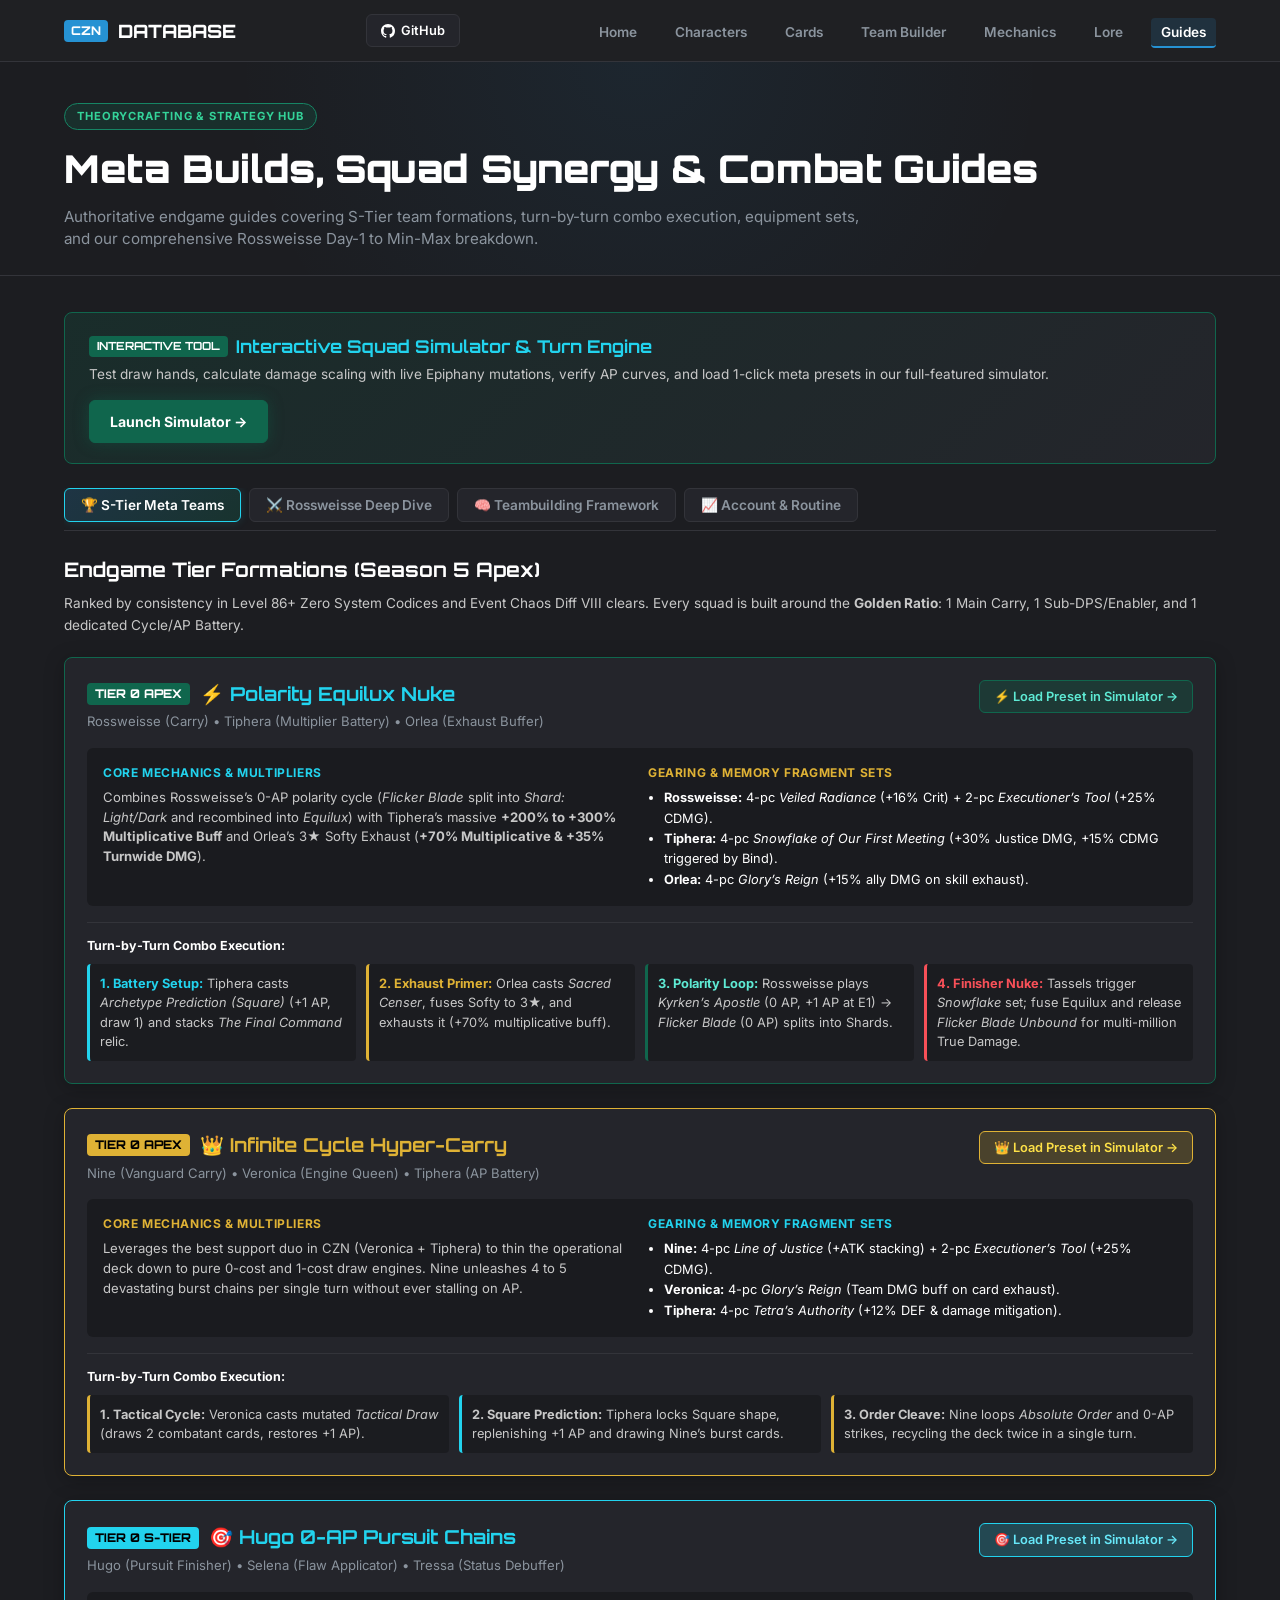
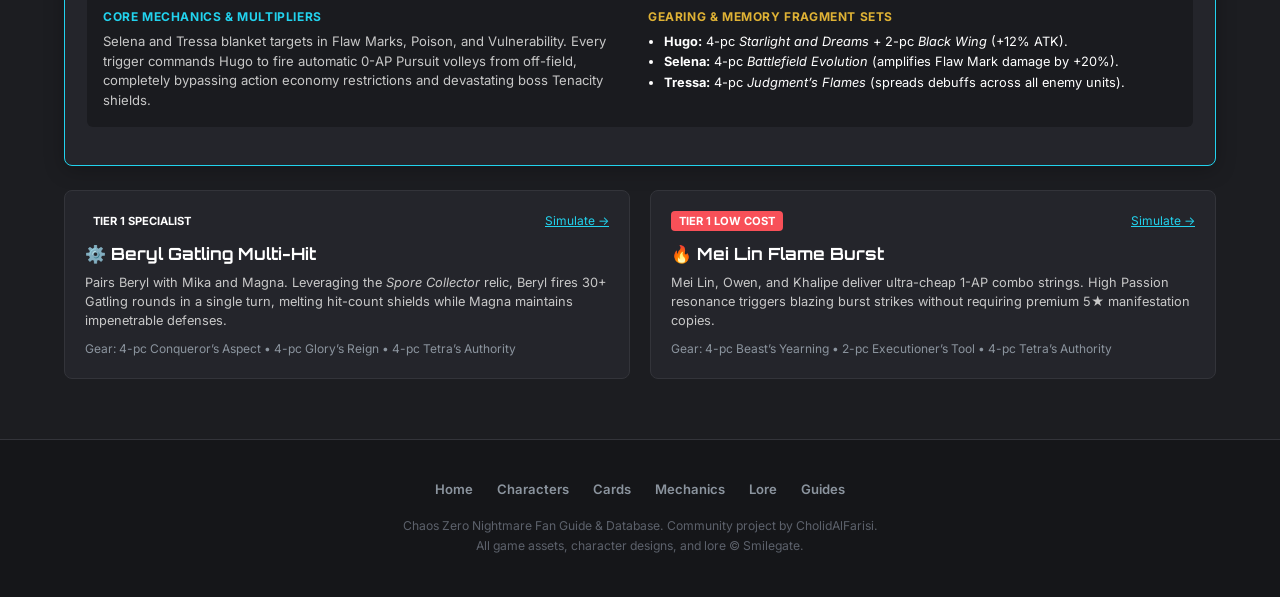
<file: guides.html>
<!DOCTYPE html>
<html lang="en">
<head>
<meta charset="UTF-8">
<meta name="viewport" content="width=device-width, initial-scale=1.0">
<meta name="robots" content="noindex, nofollow, noarchive, nosnippet">
<title>Meta Builds, Team Comps &amp; Strategy Guides — Chaos Zero Nightmare</title>
<link rel="preconnect" href="https://fonts.googleapis.com">
<link rel="preconnect" href="https://fonts.gstatic.com" crossorigin>
<link href="https://fonts.googleapis.com/css2?family=Inter:wght@400;500;600;700&family=Orbitron:wght@600;700;800;900&display=swap" rel="stylesheet">
<link rel="stylesheet" href="style.css?v=3">
<script src="teambuilder-data.js"></script>
</head>
<body>
<nav>
  <div class="nav-top">
    <a href="index.html" class="nav-brand"><span>CZN</span> DATABASE</a>
    <a href="https://github.com/CholidAlFarisi/czn-fan-guide" target="_blank" class="nav-btn">
      <svg width="14" height="14" viewBox="0 0 16 16" fill="currentColor"><path d="M8 0C3.58 0 0 3.58 0 8c0 3.54 2.29 6.53 5.47 7.59.4.07.55-.17.55-.38 0-.19-.01-.82-.01-1.49-2.01.37-2.53-.49-2.69-.94-.09-.23-.48-.94-.82-1.13-.28-.15-.68-.52-.01-.53.63-.01 1.08.58 1.23.82.72 1.21 1.87.87 2.33.66.07-.52.28-.87.51-1.07-1.78-.2-3.64-.89-3.64-3.95 0-.87.31-1.59.82-2.15-.08-.2-.36-1.02.08-2.12 0 0 .67-.21 2.2.82.64-.18 1.32-.27 2-.27.68 0 1.36.09 2 .27 1.53-1.04 2.2-.82 2.2-.82.44 1.1.16 1.92.08 2.12.51.56.82 1.27.82 2.15 0 3.07-1.87 3.75-3.65 3.95.29.25.54.73.54 1.48 0 1.07-.01 1.93-.01 2.2 0 .21.15.46.55.38A8.013 8.013 0 0016 8c0-4.42-3.58-8-8-8z"/></svg>
      GitHub
    </a>
  </div>
  <ul class="nav-links">
    <li><a href="index.html" class="">Home</a></li> <li><a href="characters.html" class="">Characters</a></li> <li><a href="cards.html" class="">Cards</a></li> <li><a href="teambuilder.html" class="">Team Builder</a></li> <li><a href="mechanics.html" class="">Mechanics</a></li> <li><a href="lore.html" class="">Lore</a></li> <li><a href="guides.html" class="active">Guides</a></li>
  </ul>
</nav>

<main>
  <header class="page-header">
    <div class="page-pill">Theorycrafting &amp; Strategy Hub</div>
    <h1>Meta Builds, Squad Synergy &amp; Combat Guides</h1>
    <p>Authoritative endgame guides covering S-Tier team formations, turn-by-turn combo execution, equipment sets, and our comprehensive Rossweisse Day-1 to Min-Max breakdown.</p>
  </header>

  <div class="container">
    <!-- Callout Banner to Dedicated Team Builder -->
    <div style="background:linear-gradient(135deg, rgba(16,102,77,0.22), var(--panel)); border:1px solid #10664d; border-radius:8px; padding:20px 24px; margin-bottom:24px; display:flex; justify-content:space-between; align-items:center; flex-wrap:wrap; gap:16px;">
      <div>
        <div style="display:flex; align-items:center; gap:8px; margin-bottom:4px;">
          <span style="background:#10664d; color:#fff; font-size:0.7rem; font-weight:700; padding:2px 8px; border-radius:4px; font-family:'Orbitron',sans-serif;">INTERACTIVE TOOL</span>
          <span style="font-family:'Orbitron',sans-serif; font-size:1.1rem; font-weight:700; color:var(--cyan);">Interactive Squad Simulator &amp; Turn Engine</span>
        </div>
        <p style="font-size:0.85rem; color:var(--body); margin:0; line-height:1.5;">Test draw hands, calculate damage scaling with live Epiphany mutations, verify AP curves, and load 1-click meta presets in our full-featured simulator.</p>
      </div>
      <a href="teambuilder.html" class="nav-btn" style="background:#10664d; color:#fff; border-color:#10664d; padding:10px 20px; font-size:0.88rem; font-weight:700; box-shadow:0 0 15px rgba(16,102,77,0.4);">Launch Simulator →</a>
    </div>

    <!-- Navigation Sub-Tabs -->
    <div class="sub-tabs">
      <button class="sub-tab-btn active" data-tab="tab-meta">🏆 S-Tier Meta Teams</button>
      <button class="sub-tab-btn" data-tab="tab-rossweisse">⚔️ Rossweisse Deep Dive</button>
      <button class="sub-tab-btn" data-tab="tab-framework">🧠 Teambuilding Framework</button>
      <button class="sub-tab-btn" data-tab="tab-progression">📈 Account &amp; Routine</button>
    </div>

    <!-- ===================================================================
         PANE 1: S-TIER META TEAMS
         =================================================================== -->
    <div id="tab-meta" class="tab-pane active">
      <div style="margin-bottom:20px;">
        <h2 style="font-family:'Orbitron',sans-serif; font-size:1.25rem; color:var(--text); margin-bottom:8px;">Endgame Tier Formations (Season 5 Apex)</h2>
        <p style="font-size:0.85rem; color:var(--body); line-height:1.6;">
          Ranked by consistency in Level 86+ Zero System Codices and Event Chaos Diff VIII clears. Every squad is built around the <strong>Golden Ratio</strong>: 1 Main Carry, 1 Sub-DPS/Enabler, and 1 dedicated Cycle/AP Battery.
        </p>
      </div>

      <!-- TEAM 1: ROSSWEISSE POLARITY -->
      <div style="background:var(--panel); border:1px solid #10664d; border-radius:8px; padding:22px; margin-bottom:24px; box-shadow:0 4px 20px rgba(0,0,0,0.25);">
        <div style="display:flex; justify-content:space-between; align-items:flex-start; flex-wrap:wrap; gap:12px; margin-bottom:16px;">
          <div>
            <div style="display:flex; align-items:center; gap:10px; margin-bottom:4px;">
              <span style="background:#10664d; color:#fff; font-size:0.75rem; font-weight:800; padding:2px 8px; border-radius:4px; font-family:'Orbitron',sans-serif;">TIER 0 APEX</span>
              <h3 style="font-family:'Orbitron',sans-serif; font-size:1.2rem; color:var(--cyan); margin:0;">⚡ Polarity Equilux Nuke</h3>
            </div>
            <div style="font-size:0.82rem; color:var(--muted);">Rossweisse (Carry) • Tiphera (Multiplier Battery) • Orlea (Exhaust Buffer)</div>
          </div>
          <a href="teambuilder.html?preset=rossweisse_polarity" class="nav-btn" style="background:rgba(16,102,77,0.3); border-color:#10664d; color:#5eead4; padding:6px 14px; font-size:0.8rem;">⚡ Load Preset in Simulator →</a>
        </div>

        <div style="display:grid; grid-template-columns:repeat(auto-fit,minmax(280px,1fr)); gap:16px; margin-bottom:16px; background:var(--card-inner); border-radius:6px; padding:16px;">
          <div>
            <div style="font-size:0.75rem; font-weight:700; color:var(--cyan); text-transform:uppercase; letter-spacing:0.05em; margin-bottom:6px;">Core Mechanics &amp; Multipliers</div>
            <p style="font-size:0.82rem; color:var(--body); line-height:1.5; margin:0;">
              Combines Rossweisse’s 0-AP polarity cycle (<em>Flicker Blade</em> split into <em>Shard: Light/Dark</em> and recombined into <em>Equilux</em>) with Tiphera’s massive <strong>+200% to +300% Multiplicative Buff</strong> and Orlea’s 3★ Softy Exhaust (<strong>+70% Multiplicative &amp; +35% Turnwide DMG</strong>).
            </p>
          </div>
          <div>
            <div style="font-size:0.75rem; font-weight:700; color:var(--gold); text-transform:uppercase; letter-spacing:0.05em; margin-bottom:6px;">Gearing &amp; Memory Fragment Sets</div>
            <ul style="font-size:0.8rem; color:var(--text); line-height:1.6; margin:0 0 0 16px; padding:0;">
              <li><strong>Rossweisse:</strong> 4-pc <em>Veiled Radiance</em> (+16% Crit) + 2-pc <em>Executioner’s Tool</em> (+25% CDMG).</li>
              <li><strong>Tiphera:</strong> 4-pc <em>Snowflake of Our First Meeting</em> (+30% Justice DMG, +15% CDMG triggered by Bind).</li>
              <li><strong>Orlea:</strong> 4-pc <em>Glory’s Reign</em> (+15% ally DMG on skill exhaust).</li>
            </ul>
          </div>
        </div>

        <div style="border-top:1px solid var(--panel-border); padding-top:14px;">
          <div style="font-size:0.78rem; font-weight:700; color:var(--text); margin-bottom:8px;">Turn-by-Turn Combo Execution:</div>
          <div style="display:grid; grid-template-columns:repeat(auto-fit,minmax(240px,1fr)); gap:10px; font-size:0.8rem; color:var(--body);">
            <div style="background:rgba(0,0,0,0.25); padding:10px; border-radius:4px; border-left:3px solid var(--cyan);">
              <strong style="color:var(--cyan);">1. Battery Setup:</strong> Tiphera casts <em>Archetype Prediction (Square)</em> (+1 AP, draw 1) and stacks <em>The Final Command</em> relic.
            </div>
            <div style="background:rgba(0,0,0,0.25); padding:10px; border-radius:4px; border-left:3px solid var(--gold);">
              <strong style="color:var(--gold);">2. Exhaust Primer:</strong> Orlea casts <em>Sacred Censer</em>, fuses Softy to 3★, and exhausts it (+70% multiplicative buff).
            </div>
            <div style="background:rgba(0,0,0,0.25); padding:10px; border-radius:4px; border-left:3px solid #10664d;">
              <strong style="color:#5eead4;">3. Polarity Loop:</strong> Rossweisse plays <em>Kyrken’s Apostle</em> (0 AP, +1 AP at E1) -> <em>Flicker Blade</em> (0 AP) splits into Shards.
            </div>
            <div style="background:rgba(0,0,0,0.25); padding:10px; border-radius:4px; border-left:3px solid #f85058;">
              <strong style="color:#f85058;">4. Finisher Nuke:</strong> Tassels trigger <em>Snowflake</em> set; fuse Equilux and release <em>Flicker Blade Unbound</em> for multi-million True Damage.
            </div>
          </div>
        </div>
      </div>

      <!-- TEAM 2: NINE INFINITE CYCLE -->
      <div style="background:var(--panel); border:1px solid #dfb235; border-radius:8px; padding:22px; margin-bottom:24px; box-shadow:0 4px 20px rgba(0,0,0,0.25);">
        <div style="display:flex; justify-content:space-between; align-items:flex-start; flex-wrap:wrap; gap:12px; margin-bottom:16px;">
          <div>
            <div style="display:flex; align-items:center; gap:10px; margin-bottom:4px;">
              <span style="background:#dfb235; color:#000; font-size:0.75rem; font-weight:800; padding:2px 8px; border-radius:4px; font-family:'Orbitron',sans-serif;">TIER 0 APEX</span>
              <h3 style="font-family:'Orbitron',sans-serif; font-size:1.2rem; color:var(--gold); margin:0;">👑 Infinite Cycle Hyper-Carry</h3>
            </div>
            <div style="font-size:0.82rem; color:var(--muted);">Nine (Vanguard Carry) • Veronica (Engine Queen) • Tiphera (AP Battery)</div>
          </div>
          <a href="teambuilder.html?preset=nine_infinite_cycle" class="nav-btn" style="background:rgba(223,178,53,0.2); border-color:#dfb235; color:#fde047; padding:6px 14px; font-size:0.8rem;">👑 Load Preset in Simulator →</a>
        </div>

        <div style="display:grid; grid-template-columns:repeat(auto-fit,minmax(280px,1fr)); gap:16px; margin-bottom:16px; background:var(--card-inner); border-radius:6px; padding:16px;">
          <div>
            <div style="font-size:0.75rem; font-weight:700; color:var(--gold); text-transform:uppercase; letter-spacing:0.05em; margin-bottom:6px;">Core Mechanics &amp; Multipliers</div>
            <p style="font-size:0.82rem; color:var(--body); line-height:1.5; margin:0;">
              Leverages the best support duo in CZN (Veronica + Tiphera) to thin the operational deck down to pure 0-cost and 1-cost draw engines. Nine unleashes 4 to 5 devastating burst chains per single turn without ever stalling on AP.
            </p>
          </div>
          <div>
            <div style="font-size:0.75rem; font-weight:700; color:var(--cyan); text-transform:uppercase; letter-spacing:0.05em; margin-bottom:6px;">Gearing &amp; Memory Fragment Sets</div>
            <ul style="font-size:0.8rem; color:var(--text); line-height:1.6; margin:0 0 0 16px; padding:0;">
              <li><strong>Nine:</strong> 4-pc <em>Line of Justice</em> (+ATK stacking) + 2-pc <em>Executioner’s Tool</em> (+25% CDMG).</li>
              <li><strong>Veronica:</strong> 4-pc <em>Glory’s Reign</em> (Team DMG buff on card exhaust).</li>
              <li><strong>Tiphera:</strong> 4-pc <em>Tetra’s Authority</em> (+12% DEF &amp; damage mitigation).</li>
            </ul>
          </div>
        </div>

        <div style="border-top:1px solid var(--panel-border); padding-top:14px;">
          <div style="font-size:0.78rem; font-weight:700; color:var(--text); margin-bottom:8px;">Turn-by-Turn Combo Execution:</div>
          <div style="display:grid; grid-template-columns:repeat(auto-fit,minmax(240px,1fr)); gap:10px; font-size:0.8rem; color:var(--body);">
            <div style="background:rgba(0,0,0,0.25); padding:10px; border-radius:4px; border-left:3px solid var(--gold);">
              <strong>1. Tactical Cycle:</strong> Veronica casts mutated <em>Tactical Draw</em> (draws 2 combatant cards, restores +1 AP).
            </div>
            <div style="background:rgba(0,0,0,0.25); padding:10px; border-radius:4px; border-left:3px solid var(--cyan);">
              <strong>2. Square Prediction:</strong> Tiphera locks Square shape, replenishing +1 AP and drawing Nine’s burst cards.
            </div>
            <div style="background:rgba(0,0,0,0.25); padding:10px; border-radius:4px; border-left:3px solid #dfb235;">
              <strong>3. Order Cleave:</strong> Nine loops <em>Absolute Order</em> and 0-AP strikes, recycling the deck twice in a single turn.
            </div>
          </div>
        </div>
      </div>

      <!-- TEAM 3: HUGO PURSUIT -->
      <div style="background:var(--panel); border:1px solid #22d3ee; border-radius:8px; padding:22px; margin-bottom:24px; box-shadow:0 4px 20px rgba(0,0,0,0.25);">
        <div style="display:flex; justify-content:space-between; align-items:flex-start; flex-wrap:wrap; gap:12px; margin-bottom:16px;">
          <div>
            <div style="display:flex; align-items:center; gap:10px; margin-bottom:4px;">
              <span style="background:#22d3ee; color:#000; font-size:0.75rem; font-weight:800; padding:2px 8px; border-radius:4px; font-family:'Orbitron',sans-serif;">TIER 0 S-TIER</span>
              <h3 style="font-family:'Orbitron',sans-serif; font-size:1.2rem; color:var(--cyan); margin:0;">🎯 Hugo 0-AP Pursuit Chains</h3>
            </div>
            <div style="font-size:0.82rem; color:var(--muted);">Hugo (Pursuit Finisher) • Selena (Flaw Applicator) • Tressa (Status Debuffer)</div>
          </div>
          <a href="teambuilder.html?preset=hugo_pursuit_flow" class="nav-btn" style="background:rgba(34,211,238,0.2); border-color:#22d3ee; color:#67e8f9; padding:6px 14px; font-size:0.8rem;">🎯 Load Preset in Simulator →</a>
        </div>

        <div style="display:grid; grid-template-columns:repeat(auto-fit,minmax(280px,1fr)); gap:16px; margin-bottom:16px; background:var(--card-inner); border-radius:6px; padding:16px;">
          <div>
            <div style="font-size:0.75rem; font-weight:700; color:var(--cyan); text-transform:uppercase; letter-spacing:0.05em; margin-bottom:6px;">Core Mechanics &amp; Multipliers</div>
            <p style="font-size:0.82rem; color:var(--body); line-height:1.5; margin:0;">
              Selena and Tressa blanket targets in Flaw Marks, Poison, and Vulnerability. Every trigger commands Hugo to fire automatic 0-AP Pursuit volleys from off-field, completely bypassing action economy restrictions and devastating boss Tenacity shields.
            </p>
          </div>
          <div>
            <div style="font-size:0.75rem; font-weight:700; color:var(--gold); text-transform:uppercase; letter-spacing:0.05em; margin-bottom:6px;">Gearing &amp; Memory Fragment Sets</div>
            <ul style="font-size:0.8rem; color:var(--text); line-height:1.6; margin:0 0 0 16px; padding:0;">
              <li><strong>Hugo:</strong> 4-pc <em>Starlight and Dreams</em> + 2-pc <em>Black Wing</em> (+12% ATK).</li>
              <li><strong>Selena:</strong> 4-pc <em>Battlefield Evolution</em> (amplifies Flaw Mark damage by +20%).</li>
              <li><strong>Tressa:</strong> 4-pc <em>Judgment’s Flames</em> (spreads debuffs across all enemy units).</li>
            </ul>
          </div>
        </div>
      </div>

      <!-- TEAM 4 & 5 SUMMARY GRID -->
      <div style="display:grid; grid-template-columns:repeat(auto-fit,minmax(320px,1fr)); gap:20px;">
        <div style="background:var(--panel); border:1px solid var(--panel-border); border-radius:8px; padding:20px;">
          <div style="display:flex; justify-content:space-between; align-items:center; margin-bottom:10px;">
            <span style="background:var(--emerald); color:#fff; font-size:0.7rem; font-weight:700; padding:2px 8px; border-radius:4px;">TIER 1 SPECIALIST</span>
            <a href="teambuilder.html?preset=beryl_gatling_multihit" style="font-size:0.75rem; color:var(--cyan);">Simulate →</a>
          </div>
          <h4 style="font-family:'Orbitron',sans-serif; font-size:1.05rem; color:var(--text); margin-bottom:6px;">⚙️ Beryl Gatling Multi-Hit</h4>
          <p style="font-size:0.8rem; color:var(--body); line-height:1.5; margin-bottom:10px;">
            Pairs Beryl with Mika and Magna. Leveraging the <em>Spore Collector</em> relic, Beryl fires 30+ Gatling rounds in a single turn, melting hit-count shields while Magna maintains impenetrable defenses.
          </p>
          <div style="font-size:0.75rem; color:var(--muted);">Gear: 4-pc Conqueror’s Aspect • 4-pc Glory’s Reign • 4-pc Tetra’s Authority</div>
        </div>

        <div style="background:var(--panel); border:1px solid var(--panel-border); border-radius:8px; padding:20px;">
          <div style="display:flex; justify-content:space-between; align-items:center; margin-bottom:10px;">
            <span style="background:#f85058; color:#fff; font-size:0.7rem; font-weight:700; padding:2px 8px; border-radius:4px;">TIER 1 LOW COST</span>
            <a href="teambuilder.html?preset=mei_lin_flame_burst" style="font-size:0.75rem; color:var(--cyan);">Simulate →</a>
          </div>
          <h4 style="font-family:'Orbitron',sans-serif; font-size:1.05rem; color:var(--text); margin-bottom:6px;">🔥 Mei Lin Flame Burst</h4>
          <p style="font-size:0.8rem; color:var(--body); line-height:1.5; margin-bottom:10px;">
            Mei Lin, Owen, and Khalipe deliver ultra-cheap 1-AP combo strings. High Passion resonance triggers blazing burst strikes without requiring premium 5★ manifestation copies.
          </p>
          <div style="font-size:0.75rem; color:var(--muted);">Gear: 4-pc Beast’s Yearning • 2-pc Executioner’s Tool • 4-pc Tetra’s Authority</div>
        </div>
      </div>
    </div>

    <!-- ===================================================================
         PANE 2: ROSSWEISSE DEEP DIVE (VIDEO GUIDE STANDARD)
         =================================================================== -->
    <div id="tab-rossweisse" class="tab-pane">
      <div style="background:var(--panel); border:1px solid #10664d; border-radius:8px; padding:24px; margin-bottom:24px;">
        <div style="display:flex; align-items:center; gap:12px; margin-bottom:8px;">
          <div style="width:48px; height:48px; border-radius:50%; overflow:hidden; border:2px solid #10664d;">
            <img src="assets/characters/30134.webp" alt="Rossweisse" style="width:100%; height:100%; object-fit:cover;">
          </div>
          <div>
            <h2 style="font-family:'Orbitron',sans-serif; font-size:1.3rem; color:#5eead4; margin:0;">Rossweisse: Day-1 to Endgame Master Guide</h2>
            <div style="font-size:0.8rem; color:var(--muted);">5★ Justice Striker • Celestial Bulwark (Apostle of Kyrken) • ID: 30134</div>
          </div>
        </div>
        <p style="font-size:0.85rem; color:var(--body); line-height:1.6; margin:0;">
          A complete min-maxing compendium detailing gear priorities, 6-slot memory fragment breakdowns, Chaos drop weapon selections, teammate synergies, duplicate (Manifest Ego) milestones, and the infamous 17-AP burst trick.
        </p>
      </div>

      <!-- SECTION 1: GEAR & MEMORY FRAGMENTS -->
      <div style="background:var(--panel); border:1px solid var(--panel-border); border-radius:8px; padding:22px; margin-bottom:24px;">
        <h3 style="font-family:'Orbitron',sans-serif; font-size:1.1rem; color:var(--cyan); margin-bottom:12px;">I. Gearing &amp; Memory Fragment Matrix</h3>
        <p style="font-size:0.85rem; color:var(--body); line-height:1.6; margin-bottom:16px;">
          There are only three Memory Fragment gear sets that matter for Rossweisse. Everything else dilutes her scaling:
        </p>
        
        <div class="table-responsive" style="margin-bottom:18px;">
          <table class="guide-table">
            <thead>
              <tr><th>Set Tier</th><th>Set Name &amp; Bonus</th><th>Tactical Assessment</th></tr>
            </thead>
            <tbody>
              <tr>
                <td><strong style="color:#5eead4;">Best in Slot (4-pc)</strong></td>
                <td><strong>Veiled Radiance (4-pc)</strong><br><span style="font-size:0.75rem; color:var(--muted);">When a Justice card is stacked/played, grants +8% Crit Chance to Attack Cards (stacks 2x = +16% permanent Crit Chance).</span></td>
                <td>Mandatory 4-piece set. Rossweisse plays Justice cards effortlessly, keeping +16% Crit active permanently.</td>
              </tr>
              <tr>
                <td><strong style="color:var(--gold);">BiS 2-pc Option A</strong></td>
                <td><strong>Executioner’s Tool (2-pc)</strong><br><span style="font-size:0.75rem; color:var(--muted);">Grants +25% Critical Damage.</span></td>
                <td>Preferred 2-piece pairing once Crit Chance reaches 75%+. Provides the highest multiplicative damage ceiling.</td>
              </tr>
              <tr>
                <td><strong style="color:var(--gold);">BiS 2-pc Option B</strong></td>
                <td><strong>Black Wing (2-pc)</strong><br><span style="font-size:0.75rem; color:var(--muted);">Grants +12% Attack.</span></td>
                <td>Solid alternative if high Crit Damage sub-stats are already present on slots 1-3.</td>
              </tr>
              <tr>
                <td><strong style="color:var(--muted);">Transitional</strong></td>
                <td><strong>2-pc Executioner + 2-pc Black Wing</strong></td>
                <td>Early game filler before a high-stat 4-piece Veiled Radiance set is fully farmed.</td>
              </tr>
            </tbody>
          </table>
        </div>

        <h4 style="font-family:'Orbitron',sans-serif; font-size:0.95rem; color:var(--gold); margin-bottom:10px;">Slot 4, 5, and 6 Main Stat Distribution</h4>
        <div style="display:grid; grid-template-columns:repeat(auto-fit,minmax(260px,1fr)); gap:14px;">
          <div style="background:var(--card-inner); padding:14px; border-radius:6px; border-top:3px solid var(--cyan);">
            <div style="font-size:0.8rem; font-weight:700; color:var(--cyan); margin-bottom:4px;">Slot 4: Headpiece</div>
            <div style="font-size:0.85rem; font-weight:700; color:var(--text); margin-bottom:4px;">Crit Chance % (Priority: 90-95%)</div>
            <div style="font-size:0.78rem; color:var(--body); line-height:1.5;">Run Crit Chance until reaching ~85% total in combat. If Partner buffs and Veiled Radiance push you over 100%, switch to <strong>Crit Damage %</strong>. Do NOT auto-trash Crit DMG main stats!</div>
          </div>
          <div style="background:var(--card-inner); padding:14px; border-radius:6px; border-top:3px solid var(--gold);">
            <div style="font-size:0.8rem; font-weight:700; color:var(--gold); margin-bottom:4px;">Slot 5: Goblet</div>
            <div style="font-size:0.85rem; font-weight:700; color:var(--text); margin-bottom:4px;">Justice Damage % &gt; Attack %</div>
            <div style="font-size:0.78rem; color:var(--body); line-height:1.5;">External ATK% buffs are abundant in endgame squads, leading to heavy diminishing returns on ATK goblets. <strong>Justice DMG %</strong> provides a cleaner multiplier unless your ATK goblet has God-roll sub-stats.</div>
          </div>
          <div style="background:var(--card-inner); padding:14px; border-radius:6px; border-top:3px solid #10664d;">
            <div style="font-size:0.8rem; font-weight:700; color:#5eead4; margin-bottom:4px;">Slot 6: Accessory</div>
            <div style="font-size:0.85rem; font-weight:700; color:var(--text); margin-bottom:4px;">Attack % (Mandatory)</div>
            <div style="font-size:0.78rem; color:var(--body); line-height:1.5;">Slot 6 provides Rossweisse’s primary ATK baseline. Look for Crit Chance and Crit Damage sub-stats on this piece.</div>
          </div>
        </div>
        <div style="margin-top:12px; font-size:0.8rem; color:var(--muted);">
          <strong>Sub-Stat Hierarchy:</strong> Crit Chance (until ~85%) &gt; Crit Damage &gt; Flat Attack &gt; Attack %.
        </div>
      </div>

      <!-- SECTION 2: CHAOS DROPS & PARTNERS -->
      <div style="display:grid; grid-template-columns:repeat(auto-fit,minmax(320px,1fr)); gap:20px; margin-bottom:24px;">
        <div style="background:var(--panel); border:1px solid var(--panel-border); border-radius:8px; padding:20px;">
          <h3 style="font-family:'Orbitron',sans-serif; font-size:1.05rem; color:var(--cyan); margin-bottom:12px;">🗡️ Chaos 3-Piece Drops</h3>
          <ul style="font-size:0.82rem; color:var(--body); line-height:1.8; margin-left:18px; padding:0;">
            <li><strong>Weapon:</strong> <em>Criticism of Discord</em> / <em>Intellect of Discord</em> — massive crit scaling during burst turns.</li>
            <li><strong>Armor:</strong> <em>Psionic Combat Suit</em> — converts excess shields into additional offensive scaling.</li>
            <li><strong>Accessory:</strong> <em>Split Design Core</em> — grants +8% Turn 1, +16% Turn 2, and <strong>+24% Turn 3 Multiplicative Damage</strong> to the entire team.</li>
          </ul>
        </div>

        <div style="background:var(--panel); border:1px solid var(--panel-border); border-radius:8px; padding:20px;">
          <h3 style="font-family:'Orbitron',sans-serif; font-size:1.05rem; color:var(--gold); margin-bottom:12px;">🤝 Striker Partner Hierarchy</h3>
          <ul style="font-size:0.82rem; color:var(--body); line-height:1.8; margin-left:18px; padding:0;">
            <li><strong>T0: Arya</strong> — The supreme partner. Grants ATK, Crit Chance, Crit DMG, +2 turn AP, and applies guaranteed Vulnerable on purple cards.</li>
            <li><strong>T1: Scarlet (5★)</strong> — Best general striker partner; provides both additive and multiplicative damage boosts.</li>
            <li><strong>T1.5: Priscilla (5★)</strong> — Strong alternative delivering flat Damage Amount and Attack buffs.</li>
            <li><strong>T2: Lillian / Westmacott / Ritochka / Douglas</strong> — Budget 4★ and 5★ fillers.</li>
          </ul>
        </div>
      </div>

      <!-- SECTION 3: TEAMMATES & THE 17-AP TRICK -->
      <div style="background:var(--panel); border:1px solid var(--panel-border); border-radius:8px; padding:22px; margin-bottom:24px;">
        <h3 style="font-family:'Orbitron',sans-serif; font-size:1.1rem; color:var(--cyan); margin-bottom:12px;">👥 Teammate Synergies &amp; The 17-AP Flicker Blade Trick</h3>
        <p style="font-size:0.85rem; color:var(--body); line-height:1.6; margin-bottom:14px;">
          Rossweisse has unique card interactions that make certain standard supports ineffective, while turning unexpected teammates into game-breaking batteries:
        </p>

        <div style="display:grid; grid-template-columns:repeat(auto-fit,minmax(280px,1fr)); gap:16px;">
          <div style="background:var(--card-inner); padding:16px; border-radius:6px;">
            <div style="font-family:'Orbitron',sans-serif; font-size:0.9rem; font-weight:700; color:var(--cyan); margin-bottom:6px;">Tiphera: The Multiplier God</div>
            <p style="font-size:0.8rem; color:var(--body); line-height:1.5; margin-bottom:8px;">
              Rossweisse’s Sword Tassels carry the <em>Bind</em> tag. When Tiphera equips <strong>Snowflake of Our First Meeting</strong>, generating Tassels triggers <em>Powdered Snow</em> (+30% Justice DMG, +15% CDMG). Combined with Tiphera’s +200-300% single-hit multiplicative buff, Rossweisse’s nuke reaches obscene heights.
            </p>
          </div>

          <div style="background:var(--card-inner); padding:16px; border-radius:6px;">
            <div style="font-family:'Orbitron',sans-serif; font-size:0.9rem; font-weight:700; color:var(--gold); margin-bottom:6px;">Orlea: The Softy Exhaust Engine</div>
            <p style="font-size:0.8rem; color:var(--body); line-height:1.5; margin-bottom:8px;">
              Normal Retain Orlea clogs hand space and prevents polarity cards from splitting. Instead, build Orlea to fuse 3★ <em>Softy</em> and <strong>Exhaust</strong> it immediately. This triggers <em>Glory’s Reign</em> (+15% ally DMG) and grants a colossal <strong>+70% Multiplicative Buff</strong> on the finisher.
            </p>
          </div>

          <div style="background:var(--card-inner); padding:16px; border-radius:6px;">
            <div style="font-family:'Orbitron',sans-serif; font-size:0.9rem; font-weight:700; color:#a855f7; margin-bottom:6px;">Fei: The 17-AP Streak Battery</div>
            <p style="font-size:0.8rem; color:var(--body); line-height:1.5; margin-bottom:8px;">
              The game hard-caps AP at <strong>9</strong>. However, using Fei’s Void Streak passive (<em>"Next X-Cost card triggers as X + 2"</em>) allows <em>Flicker Blade Unbound</em> to calculate as if cast with <strong>17 AP</strong>! That yields 8 bonus AP tiers = <strong>+960% Base Multiplier</strong> added before multiplicative calculations.
            </p>
          </div>
        </div>
      </div>

      <!-- SECTION 4: MANIFEST EGO VALUE & SAVE DATA -->
      <div style="background:var(--panel); border:1px solid var(--panel-border); border-radius:8px; padding:22px;">
        <h3 style="font-family:'Orbitron',sans-serif; font-size:1.1rem; color:var(--gold); margin-bottom:12px;">💎 Manifest Ego (Duplicates) &amp; Save Data Crafting</h3>
        
        <div class="table-responsive" style="margin-bottom:18px;">
          <table class="guide-table">
            <thead>
              <tr><th>Dupe Level</th><th>Bonus Effect</th><th>Pull Recommendation &amp; Value</th></tr>
            </thead>
            <tbody>
              <tr>
                <td><strong>E0 (Base)</strong></td>
                <td>Baseline Polarity &amp; Equilux kit.</td>
                <td><strong>100% Viable.</strong> Pair with Partner Arya for maximum efficiency before chasing dupes.</td>
              </tr>
              <tr>
                <td><strong style="color:var(--emerald);">E1 (Sweet Spot)</strong></td>
                <td><em>Kyrken’s Apostle</em> costs 0 AP and <strong>restores +1 AP</strong>; Polarity DMG increased from 15% to 20%.</td>
                <td><strong>⭐ Best Investment Value.</strong> Converts her card draw into positive AP generation. Stop here if on a budget!</td>
              </tr>
              <tr>
                <td><strong style="color:var(--cyan);">E2 (Min-Max)</strong></td>
                <td>Starts battle with <strong>4 Blade Afterimages</strong>.</td>
                <td>High value for fast clears; allows capping 20 Sword Tassels 1 turn earlier.</td>
              </tr>
              <tr>
                <td><strong style="color:var(--muted);">E3–E5</strong></td>
                <td>Stat nodes and minor passive rank boosts.</td>
                <td><strong>Low Value / Whale Bait.</strong> Skip unless pushing directly to E6.</td>
              </tr>
              <tr>
                <td><strong style="color:#dfb235);">E6 (Apex)</strong></td>
                <td>Unlocks <em>Blade Poised Against the Cycle</em>; expands hand size limit to 12.</td>
                <td>Completely removes hand congestion constraints; peak speedrun territory.</td>
              </tr>
            </tbody>
          </table>
        </div>

        <div style="background:var(--card-inner); border-radius:6px; padding:16px;">
          <div style="font-size:0.85rem; font-weight:700; color:var(--cyan); margin-bottom:6px;">Save Data Expedition Strategy (Zero System 160pt vs Event 130pt)</div>
          <p style="font-size:0.82rem; color:var(--body); line-height:1.6; margin:0;">
            When crafting Rossweisse’s definitive Save Data deck in the Zero System (Diff 10, 160pt limit):<br>
            1. <strong>Prioritize Locking:</strong> <em>Flicker Blade (Unbound / Amped)</em>, <em>Kyrken’s Apostle (V1: +1 AP)</em>, and <em>Sword Resonance (3 Tassels)</em>.<br>
            2. <strong>Aggressive Deck Thinning:</strong> Route toward Rest Area campfire nodes to delete un-upgraded 1-AP Basic Attacks. Rossweisse operates best with a razor-thin 18-card deck where 0-AP loop cards are redrawn every turn.
          </p>
        </div>
      </div>
    </div>

    <!-- ===================================================================
         PANE 3: TEAMBUILDING FRAMEWORK & THEORYCRAFTING
         =================================================================== -->
    <div id="tab-framework" class="tab-pane">
      <div style="background:var(--panel); border:1px solid var(--panel-border); border-radius:8px; padding:24px; margin-bottom:24px;">
        <h2 style="font-family:'Orbitron',sans-serif; font-size:1.25rem; color:var(--text); margin-bottom:8px;">The CZN Teambuilding Framework</h2>
        <p style="font-size:0.85rem; color:var(--body); line-height:1.6; margin:0;">
          Building endgame squads in Chaos Zero Nightmare is not about putting three random 5★ heroes together. It is an exact science governed by action point curves, hand congestion limits, and multiplicative damage formulas.
        </p>
      </div>

      <div style="display:grid; grid-template-columns:repeat(auto-fit,minmax(300px,1fr)); gap:20px; margin-bottom:24px;">
        <div style="background:var(--panel); border:1px solid var(--panel-border); border-radius:8px; padding:20px;">
          <h3 style="font-family:'Orbitron',sans-serif; font-size:1.05rem; color:var(--cyan); margin-bottom:10px;">1. The Golden Ratio (1-1-1 Rule)</h3>
          <p style="font-size:0.82rem; color:var(--body); line-height:1.6; margin-bottom:12px;">
            Every top-tier squad adheres strictly to the Golden Ratio:
          </p>
          <ul style="font-size:0.82rem; color:var(--text); line-height:1.8; margin-left:18px; padding:0;">
            <li><strong>1x Active Hyper-Carry:</strong> Consumes 60-70% of available AP on burst turns (e.g. Rossweisse, Nine, Beryl).</li>
            <li><strong>1x Enabler / Sub-DPS:</strong> Sets Vulnerability, Flaw Marks, Bind stacks, or provides barrier survival (e.g. Orlea, Selena, Magna).</li>
            <li><strong>1x Cycle Battery:</strong> Produces bonus AP, accelerates card draw, and filters out dead hands (e.g. Tiphera, Veronica, Mika).</li>
          </ul>
        </div>

        <div style="background:var(--panel); border:1px solid var(--panel-border); border-radius:8px; padding:20px;">
          <h3 style="font-family:'Orbitron',sans-serif; font-size:1.05rem; color:var(--gold); margin-bottom:10px;">2. AP Curve &amp; The 10-Card Cap</h3>
          <p style="font-size:0.82rem; color:var(--body); line-height:1.6; margin-bottom:12px;">
            Card economics dictate your combat consistency:
          </p>
          <ul style="font-size:0.82rem; color:var(--text); line-height:1.8; margin-left:18px; padding:0;">
            <li><strong>Ideal AP Curve:</strong> 1.1 to 1.3 AP average cost per card across the 24-card operational deck.</li>
            <li><strong>The 10-Card Cap Danger:</strong> Holding too many Retain cards caps your hand at 10. Cards drawn past 10 are burned, and polarity split cards fail to materialize!</li>
            <li><strong>Deck Thinning:</strong> An 18-card deck with four 0-AP cards cycles 300% faster than a full 24-card deck cluttered with basic attacks.</li>
          </ul>
        </div>
      </div>

      <div style="background:var(--panel); border:1px solid var(--panel-border); border-radius:8px; padding:22px; margin-bottom:24px;">
        <h3 style="font-family:'Orbitron',sans-serif; font-size:1.1rem; color:var(--cyan); margin-bottom:12px;">3. The Damage Formula Demystified</h3>
        <p style="font-size:0.85rem; color:var(--body); line-height:1.6; margin-bottom:14px;">
          Understanding how buffs stack separates 50,000 damage hits from 2,000,000 damage nukes:
        </p>

        <div style="background:var(--card-inner); border-left:4px solid var(--cyan); padding:14px 18px; border-radius:6px; font-family:monospace; font-size:0.88rem; color:var(--text); margin-bottom:14px;">
          Final Damage = [Base Skill Multiplier] × [1 + Σ Additive ATK%] × [Π (1 + Multiplicative Buff%)] × [1 + Crit DMG%] × [1 + Enemy Vulnerability%]
        </div>

        <div style="display:grid; grid-template-columns:repeat(auto-fit,minmax(260px,1fr)); gap:14px; font-size:0.8rem; color:var(--body); line-height:1.6;">
          <div>
            <strong style="color:var(--text);">Additive Buffs (+ATK%, Morale):</strong><br>
            All sources (gear 2-pc, potential nodes, flat buffs) are added together. Stacking 50% ATK on top of 200% existing ATK yields only an ~16% actual damage increase (heavy diminishing returns).
          </div>
          <div>
            <strong style="color:var(--cyan);">Multiplicative Buffs (Final DMG %, Softy, Tiphera):</strong><br>
            Each source multiplies against the total! A +70% Softy buff and a +200% Tiphera buff multiply together: 1.7 × 3.0 = <strong>5.1x total multiplier (+410% net increase)</strong>.
          </div>
        </div>
      </div>

      <div style="background:var(--panel); border:1px solid var(--panel-border); border-radius:8px; padding:22px;">
        <h3 style="font-family:'Orbitron',sans-serif; font-size:1.05rem; color:var(--gold); margin-bottom:12px;">4. Zero System (160pt) vs Chaos Event (130pt) Expeditions</h3>
        <div style="display:grid; grid-template-columns:repeat(auto-fit,minmax(280px,1fr)); gap:16px; font-size:0.82rem; color:var(--body); line-height:1.6;">
          <div style="background:var(--card-inner); padding:16px; border-radius:6px;">
            <strong style="color:var(--gold);">Chaos Event (e.g. Celestial Bulwark - 130pt Limit):</strong><br>
            Has a <strong>+50% Rare Fate Chance</strong> modifier. Use this zone for rapid seasonal farming, acquiring new Epiphany card variants, and testing fresh synergies at reduced enemy stat scaling.
          </div>
          <div style="background:var(--card-inner); padding:16px; border-radius:6px;">
            <strong style="color:var(--cyan);">Zero System (Codex 01 Diff 10 - 160pt Limit):</strong><br>
            The pinnacle endgame playground. Grants the maximum <strong>160pt Save Data Storage</strong>. Route specifically through: <em>Elite Battles &gt; Unidentified Events &gt; Campfire Card Removal &gt; Altar</em> to produce pristine permanent Save Data decks.
          </div>
        </div>
      </div>
    </div>

    <!-- ===================================================================
         PANE 4: ACCOUNT PROGRESSION & CHECKLIST
         =================================================================== -->
    <div id="tab-progression" class="tab-pane">
      <div style="background:var(--panel); border:1px solid var(--panel-border); border-radius:8px; padding:24px; margin-bottom:24px;">
        <h2 style="font-family:'Orbitron',sans-serif; font-size:1.2rem; color:var(--text); margin-bottom:12px;">Captain Progression &amp; Daily Routine</h2>
        <div class="table-responsive">
          <table class="guide-table">
            <thead>
              <tr><th>Priority</th><th>Routine Task</th><th>Key Strategic Benefit</th></tr>
            </thead>
            <tbody>
              <tr><td><strong>1</strong></td><td>Daily Garden Café Visit</td><td>Claim 80 free daily Aether stamina to prevent stamina stalling.</td></tr>
              <tr><td><strong>2</strong></td><td>Memory Fragment Simulation (Lv 25+)</td><td>Primary farming loop (60 Aether/run) for Veiled Radiance and Glory’s Reign sets.</td></tr>
              <tr><td><strong>3</strong></td><td>Ark City Communication Passes</td><td>Spend 3 daily passes to raise combatant Affinity for passive stat milestones.</td></tr>
              <tr><td><strong>4</strong></td><td>Zero System Weekly Progress (8000/8000)</td><td>Clears weekly exploration quotas for top-tier relic synthesis materials.</td></tr>
            </tbody>
          </table>
        </div>
      </div>

      <div style="background:var(--panel); border:1px solid var(--panel-border); border-radius:8px; padding:24px; max-width:680px; margin:0 auto;">
        <h3 style="font-family:'Orbitron',sans-serif; font-size:1.1rem; color:var(--text); margin-bottom:12px;">Squad Pre-Sortie Readiness Checklist</h3>
        <div style="display:flex; flex-direction:column; gap:12px;" id="squadChecklist">
          <label style="display:flex; align-items:center; gap:10px; background:var(--card-inner); padding:12px 16px; border-radius:6px; cursor:pointer;">
            <input type="checkbox" style="width:18px; height:18px; accent-color:var(--cyan);">
            <span style="font-size:0.88rem; color:var(--text);">At least 1 hero matches sector attribute resonance (+25% DMG bonus).</span>
          </label>
          <label style="display:flex; align-items:center; gap:10px; background:var(--card-inner); padding:12px 16px; border-radius:6px; cursor:pointer;">
            <input type="checkbox" style="width:18px; height:18px; accent-color:var(--cyan);">
            <span style="font-size:0.88rem; color:var(--text);">Squad includes dedicated AP generation / card cycle engine (Tiphera, Veronica, Mika).</span>
          </label>
          <label style="display:flex; align-items:center; gap:10px; background:var(--card-inner); padding:12px 16px; border-radius:6px; cursor:pointer;">
            <input type="checkbox" style="width:18px; height:18px; accent-color:var(--cyan);">
            <span style="font-size:0.88rem; color:var(--text);">Deck has sufficient 0-cost cards; average deck AP curve is under 1.3 AP.</span>
          </label>
          <label style="display:flex; align-items:center; gap:10px; background:var(--card-inner); padding:12px 16px; border-radius:6px; cursor:pointer;">
            <input type="checkbox" style="width:18px; height:18px; accent-color:var(--cyan);">
            <span style="font-size:0.88rem; color:var(--text);">Key combatant memory fragment set bonuses active (e.g. 4-pc Veiled Radiance / Glory’s Reign).</span>
          </label>
          <label style="display:flex; align-items:center; gap:10px; background:var(--card-inner); padding:12px 16px; border-radius:6px; cursor:pointer;">
            <input type="checkbox" style="width:18px; height:18px; accent-color:var(--cyan);">
            <span style="font-size:0.88rem; color:var(--text);">Hand retention is managed: no more than 2 Retain cards in hand to prevent overflow.</span>
          </label>
        </div>
      </div>
    </div>
  </div>
</main>

<script>
// Sub-tabs switcher
document.querySelectorAll('.sub-tab-btn').forEach(btn => {
  btn.addEventListener('click', () => {
    document.querySelectorAll('.sub-tab-btn').forEach(b => b.classList.remove('active'));
    document.querySelectorAll('.tab-pane').forEach(p => p.classList.remove('active'));
    btn.classList.add('active');
    const target = document.getElementById(btn.getAttribute('data-tab'));
    if (target) target.classList.add('active');
  });
});

const urlParams = new URLSearchParams(window.location.search);
if (urlParams.has('tab')) {
  const t = urlParams.get('tab');
  const btn = document.querySelector(`.sub-tab-btn[data-tab="${t}"]`);
  if (btn) btn.click();
}
</script>

<footer>
  <div class="f-links">
    <a href="index.html">Home</a>
    <a href="characters.html">Characters</a>
    <a href="cards.html">Cards</a>
    <a href="mechanics.html">Mechanics</a>
    <a href="lore.html">Lore</a>
    <a href="guides.html">Guides</a>
  </div>
  <p>Chaos Zero Nightmare Fan Guide &amp; Database. Community project by CholidAlFarisi.<br>All game assets, character designs, and lore © Smilegate.</p>
</footer>
</body>
</html>
</file>
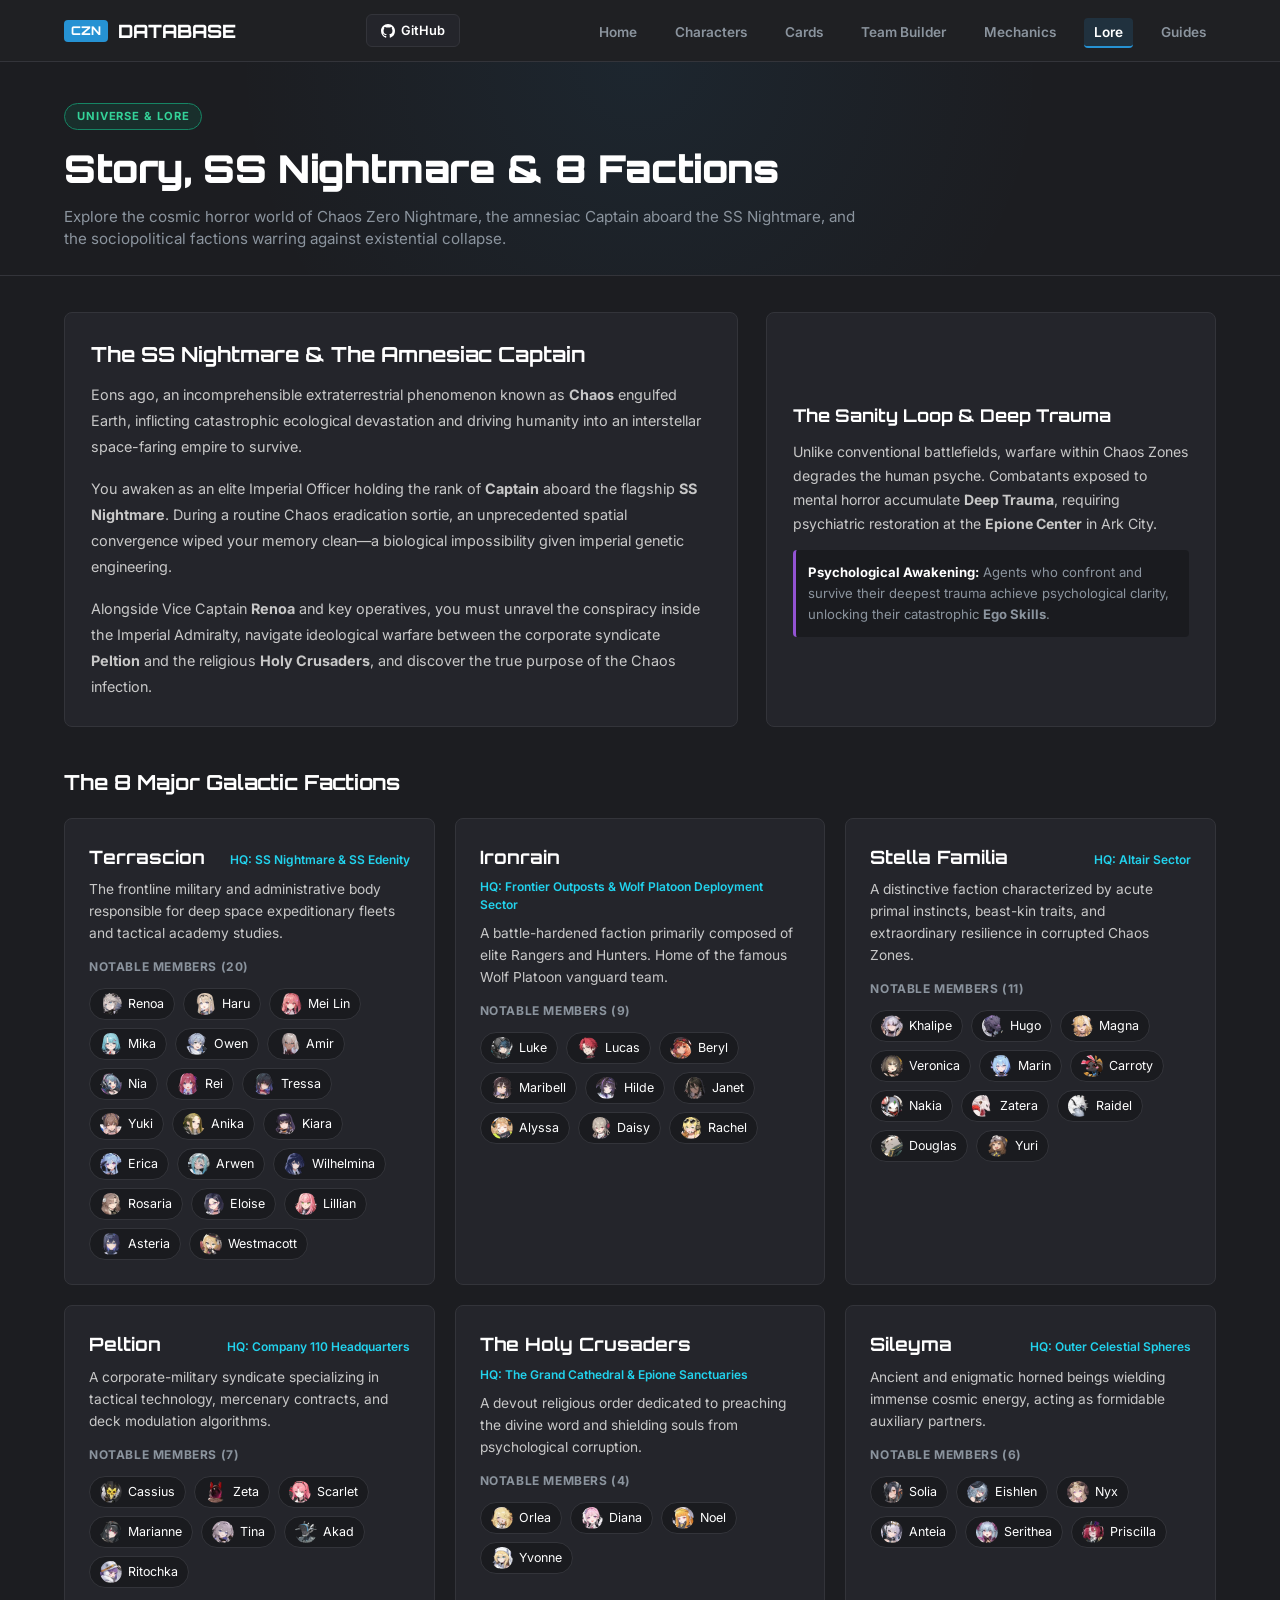
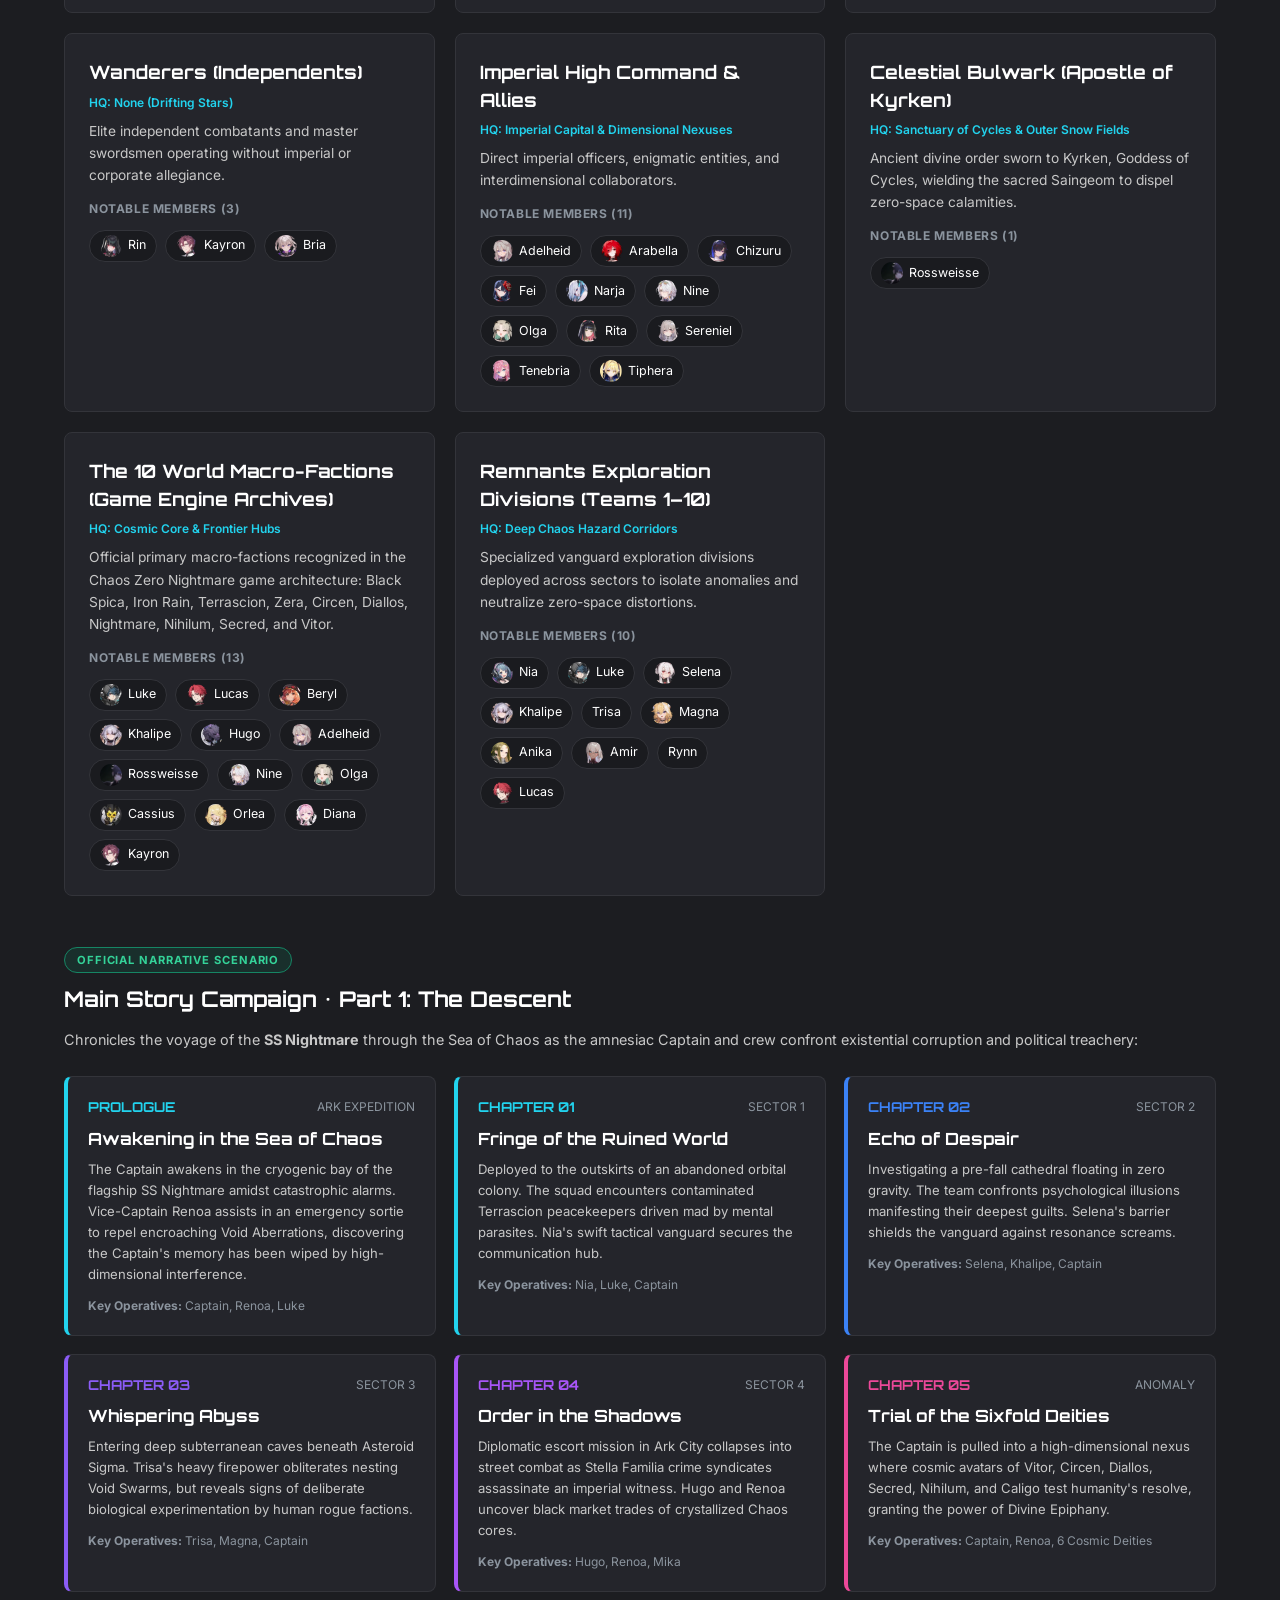
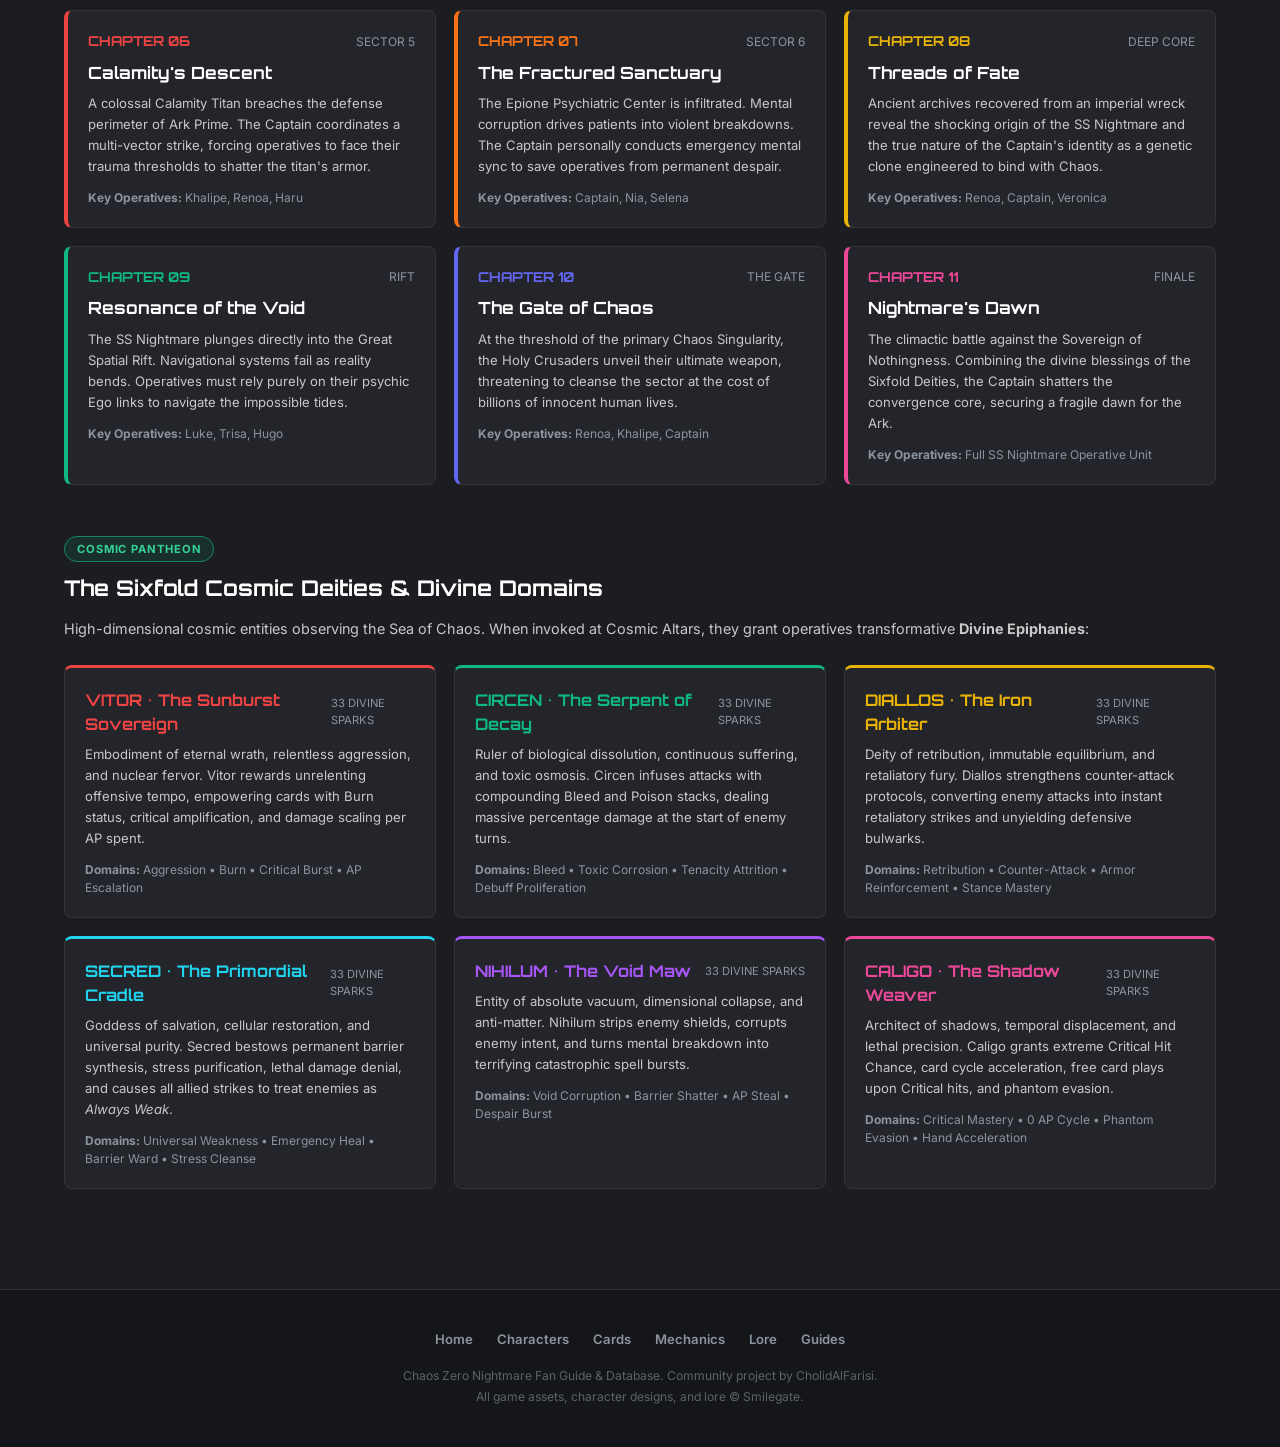
<file: lore.html>
<!DOCTYPE html>
<html lang="en">
<head>
<meta charset="UTF-8">
<meta name="viewport" content="width=device-width, initial-scale=1.0">
<meta name="robots" content="noindex, nofollow, noarchive, nosnippet">
<title>Lore &amp; Universe — Chaos Zero Nightmare</title>
<link rel="preconnect" href="https://fonts.googleapis.com">
<link rel="preconnect" href="https://fonts.gstatic.com" crossorigin>
<link href="https://fonts.googleapis.com/css2?family=Inter:wght@400;500;600;700&family=Orbitron:wght@600;700;800;900&display=swap" rel="stylesheet">
<link rel="stylesheet" href="style.css?v=2">
<script src="teambuilder-data.js"></script>
</head>
<body>
<nav>
  <div class="nav-top">
    <a href="index.html" class="nav-brand"><span>CZN</span> DATABASE</a>
    <a href="https://github.com/CholidAlFarisi/czn-fan-guide" target="_blank" class="nav-btn">
      <svg width="14" height="14" viewBox="0 0 16 16" fill="currentColor"><path d="M8 0C3.58 0 0 3.58 0 8c0 3.54 2.29 6.53 5.47 7.59.4.07.55-.17.55-.38 0-.19-.01-.82-.01-1.49-2.01.37-2.53-.49-2.69-.94-.09-.23-.48-.94-.82-1.13-.28-.15-.68-.52-.01-.53.63-.01 1.08.58 1.23.82.72 1.21 1.87.87 2.33.66.07-.52.28-.87.51-1.07-1.78-.2-3.64-.89-3.64-3.95 0-.87.31-1.59.82-2.15-.08-.2-.36-1.02.08-2.12 0 0 .67-.21 2.2.82.64-.18 1.32-.27 2-.27.68 0 1.36.09 2 .27 1.53-1.04 2.2-.82 2.2-.82.44 1.1.16 1.92.08 2.12.51.56.82 1.27.82 2.15 0 3.07-1.87 3.75-3.65 3.95.29.25.54.73.54 1.48 0 1.07-.01 1.93-.01 2.2 0 .21.15.46.55.38A8.013 8.013 0 0016 8c0-4.42-3.58-8-8-8z"/></svg>
      GitHub
    </a>
  </div>
  <ul class="nav-links">
    <li><a href="index.html" class="">Home</a></li> <li><a href="characters.html" class="">Characters</a></li> <li><a href="cards.html" class="">Cards</a></li> <li><a href="teambuilder.html" class="">Team Builder</a></li> <li><a href="mechanics.html" class="">Mechanics</a></li> <li><a href="lore.html" class="active">Lore</a></li> <li><a href="guides.html" class="">Guides</a></li>
  </ul>
</nav>

<main>
  <header class="page-header">
    <div class="page-pill">Universe &amp; Lore</div>
    <h1>Story, SS Nightmare &amp; 8 Factions</h1>
    <p>Explore the cosmic horror world of Chaos Zero Nightmare, the amnesiac Captain aboard the SS Nightmare, and the sociopolitical factions warring against existential collapse.</p>
  </header>

  <div class="container">
    <div style="display:grid; grid-template-columns:1.2fr 0.8fr; gap:28px; margin-bottom:40px;">
      <div style="background:var(--panel); border:1px solid var(--panel-border); border-radius:8px; padding:26px;">
        <h2 style="font-family:'Orbitron',sans-serif; font-size:1.3rem; color:var(--text); margin-bottom:12px;">The SS Nightmare &amp; The Amnesiac Captain</h2>
        <p style="font-size:0.9rem; color:var(--body); line-height:1.8; margin-bottom:16px;">
          Eons ago, an incomprehensible extraterrestrial phenomenon known as <strong>Chaos</strong> engulfed Earth, inflicting catastrophic ecological devastation and driving humanity into an interstellar space-faring empire to survive.
        </p>
        <p style="font-size:0.9rem; color:var(--body); line-height:1.8; margin-bottom:16px;">
          You awaken as an elite Imperial Officer holding the rank of <strong>Captain</strong> aboard the flagship <strong>SS Nightmare</strong>. During a routine Chaos eradication sortie, an unprecedented spatial convergence wiped your memory clean—a biological impossibility given imperial genetic engineering.
        </p>
        <p style="font-size:0.9rem; color:var(--body); line-height:1.8;">
          Alongside Vice Captain <strong>Renoa</strong> and key operatives, you must unravel the conspiracy inside the Imperial Admiralty, navigate ideological warfare between the corporate syndicate <strong>Peltion</strong> and the religious <strong>Holy Crusaders</strong>, and discover the true purpose of the Chaos infection.
        </p>
      </div>

      <div style="background:var(--panel); border:1px solid var(--panel-border); border-radius:8px; padding:26px; display:flex; flex-direction:column; justify-content:center;">
        <h3 style="font-family:'Orbitron',sans-serif; font-size:1.1rem; color:var(--text); margin-bottom:12px;">The Sanity Loop &amp; Deep Trauma</h3>
        <p style="font-size:0.88rem; color:var(--body); line-height:1.7; margin-bottom:14px;">
          Unlike conventional battlefields, warfare within Chaos Zones degrades the human psyche. Combatants exposed to mental horror accumulate <strong>Deep Trauma</strong>, requiring psychiatric restoration at the <strong>Epione Center</strong> in Ark City.
        </p>
        <div style="background:var(--card-inner); border-left:3px solid var(--purple); padding:12px; border-radius:4px; font-size:0.82rem; color:var(--muted); line-height:1.6;">
          <strong style="color:var(--text);">Psychological Awakening:</strong> Agents who confront and survive their deepest trauma achieve psychological clarity, unlocking their catastrophic <strong>Ego Skills</strong>.
        </div>
      </div>
    </div>

    <h2 style="font-family:'Orbitron',sans-serif; font-size:1.3rem; color:var(--text); margin-bottom:20px;">The 8 Major Galactic Factions</h2>
    <div style="display:grid; grid-template-columns:repeat(auto-fit,minmax(340px,1fr)); gap:20px; margin-bottom:40px;">

        <div style="background:var(--panel); border:1px solid var(--panel-border); border-radius:8px; padding:24px;">
          <div style="display:flex; justify-content:space-between; align-items:baseline; margin-bottom:8px; flex-wrap:wrap; gap:8px;">
            <h3 style="font-family:'Orbitron',sans-serif; font-size:1.15rem; color:var(--text);">Terrascion</h3>
            <span style="font-size:0.75rem; color:var(--cyan); font-weight:600;">HQ: SS Nightmare & SS Edenity</span>
          </div>
          <p style="font-size:0.86rem; color:var(--body); line-height:1.6; margin-bottom:14px;">The frontline military and administrative body responsible for deep space expeditionary fleets and tactical academy studies.</p>
          <div style="font-size:0.75rem; color:var(--muted); text-transform:uppercase; letter-spacing:0.05em; font-weight:700; margin-bottom:6px;">Notable Members (20)</div>
          <div class="faction-roster"><span class="faction-member-badge"><img src="assets/characters/1041.webp" alt="Renoa" loading="lazy"> Renoa</span><span class="faction-member-badge"><img src="assets/characters/1062.webp" alt="Haru" loading="lazy"> Haru</span><span class="faction-member-badge"><img src="assets/characters/1027.webp" alt="Mei Lin" loading="lazy"> Mei Lin</span><span class="faction-member-badge"><img src="assets/characters/1039.webp" alt="Mika" loading="lazy"> Mika</span><span class="faction-member-badge"><img src="assets/characters/1050.webp" alt="Owen" loading="lazy"> Owen</span><span class="faction-member-badge"><img src="assets/characters/1017.webp" alt="Amir" loading="lazy"> Amir</span><span class="faction-member-badge"><img src="assets/characters/1003.webp" alt="Nia" loading="lazy"> Nia</span><span class="faction-member-badge"><img src="assets/characters/1056.webp" alt="Rei" loading="lazy"> Rei</span><span class="faction-member-badge"><img src="assets/characters/1009.webp" alt="Tressa" loading="lazy"> Tressa</span><span class="faction-member-badge"><img src="assets/characters/1057.webp" alt="Yuki" loading="lazy"> Yuki</span><span class="faction-member-badge"><img src="assets/characters/1012.webp" alt="Anika" loading="lazy"> Anika</span><span class="faction-member-badge"><img src="assets/characters/20030.webp" alt="Kiara" loading="lazy"> Kiara</span><span class="faction-member-badge"><img src="assets/characters/30054.webp" alt="Erica" loading="lazy"> Erica</span><span class="faction-member-badge"><img src="assets/characters/20001.webp" alt="Arwen" loading="lazy"> Arwen</span><span class="faction-member-badge"><img src="assets/characters/20024.webp" alt="Wilhelmina" loading="lazy"> Wilhelmina</span><span class="faction-member-badge"><img src="assets/characters/20025.webp" alt="Rosaria" loading="lazy"> Rosaria</span><span class="faction-member-badge"><img src="assets/characters/20027.webp" alt="Eloise" loading="lazy"> Eloise</span><span class="faction-member-badge"><img src="assets/characters/20033.webp" alt="Lillian" loading="lazy"> Lillian</span><span class="faction-member-badge"><img src="assets/characters/30045.webp" alt="Asteria" loading="lazy"> Asteria</span><span class="faction-member-badge"><img src="assets/characters/30044.webp" alt="Westmacott" loading="lazy"> Westmacott</span></div>
        </div>

        <div style="background:var(--panel); border:1px solid var(--panel-border); border-radius:8px; padding:24px;">
          <div style="display:flex; justify-content:space-between; align-items:baseline; margin-bottom:8px; flex-wrap:wrap; gap:8px;">
            <h3 style="font-family:'Orbitron',sans-serif; font-size:1.15rem; color:var(--text);">Ironrain</h3>
            <span style="font-size:0.75rem; color:var(--cyan); font-weight:600;">HQ: Frontier Outposts & Wolf Platoon Deployment Sector</span>
          </div>
          <p style="font-size:0.86rem; color:var(--body); line-height:1.6; margin-bottom:14px;">A battle-hardened faction primarily composed of elite Rangers and Hunters. Home of the famous Wolf Platoon vanguard team.</p>
          <div style="font-size:0.75rem; color:var(--muted); text-transform:uppercase; letter-spacing:0.05em; font-weight:700; margin-bottom:6px;">Notable Members (9)</div>
          <div class="faction-roster"><span class="faction-member-badge"><img src="assets/characters/1004.webp" alt="Luke" loading="lazy"> Luke</span><span class="faction-member-badge"><img src="assets/characters/1021.webp" alt="Lucas" loading="lazy"> Lucas</span><span class="faction-member-badge"><img src="assets/characters/1040.webp" alt="Beryl" loading="lazy"> Beryl</span><span class="faction-member-badge"><img src="assets/characters/1028.webp" alt="Maribell" loading="lazy"> Maribell</span><span class="faction-member-badge"><img src="assets/characters/30113.webp" alt="Hilde" loading="lazy"> Hilde</span><span class="faction-member-badge"><img src="assets/characters/20004.webp" alt="Janet" loading="lazy"> Janet</span><span class="faction-member-badge"><img src="assets/characters/20003.webp" alt="Alyssa" loading="lazy"> Alyssa</span><span class="faction-member-badge"><img src="assets/characters/20011.webp" alt="Daisy" loading="lazy"> Daisy</span><span class="faction-member-badge"><img src="assets/characters/20032.webp" alt="Rachel" loading="lazy"> Rachel</span></div>
        </div>

        <div style="background:var(--panel); border:1px solid var(--panel-border); border-radius:8px; padding:24px;">
          <div style="display:flex; justify-content:space-between; align-items:baseline; margin-bottom:8px; flex-wrap:wrap; gap:8px;">
            <h3 style="font-family:'Orbitron',sans-serif; font-size:1.15rem; color:var(--text);">Stella Familia</h3>
            <span style="font-size:0.75rem; color:var(--cyan); font-weight:600;">HQ: Altair Sector</span>
          </div>
          <p style="font-size:0.86rem; color:var(--body); line-height:1.6; margin-bottom:14px;">A distinctive faction characterized by acute primal instincts, beast-kin traits, and extraordinary resilience in corrupted Chaos Zones.</p>
          <div style="font-size:0.75rem; color:var(--muted); text-transform:uppercase; letter-spacing:0.05em; font-weight:700; margin-bottom:6px;">Notable Members (11)</div>
          <div class="faction-roster"><span class="faction-member-badge"><img src="assets/characters/1008.webp" alt="Khalipe" loading="lazy"> Khalipe</span><span class="faction-member-badge"><img src="assets/characters/1043.webp" alt="Hugo" loading="lazy"> Hugo</span><span class="faction-member-badge"><img src="assets/characters/1010.webp" alt="Magna" loading="lazy"> Magna</span><span class="faction-member-badge"><img src="assets/characters/1033.webp" alt="Veronica" loading="lazy"> Veronica</span><span class="faction-member-badge"><img src="assets/characters/30051.webp" alt="Marin" loading="lazy"> Marin</span><span class="faction-member-badge"><img src="assets/characters/20036.webp" alt="Carroty" loading="lazy"> Carroty</span><span class="faction-member-badge"><img src="assets/characters/20010.webp" alt="Nakia" loading="lazy"> Nakia</span><span class="faction-member-badge"><img src="assets/characters/20012.webp" alt="Zatera" loading="lazy"> Zatera</span><span class="faction-member-badge"><img src="assets/characters/20013.webp" alt="Raidel" loading="lazy"> Raidel</span><span class="faction-member-badge"><img src="assets/characters/20015.webp" alt="Douglas" loading="lazy"> Douglas</span><span class="faction-member-badge"><img src="assets/characters/20016.webp" alt="Yuri" loading="lazy"> Yuri</span></div>
        </div>

        <div style="background:var(--panel); border:1px solid var(--panel-border); border-radius:8px; padding:24px;">
          <div style="display:flex; justify-content:space-between; align-items:baseline; margin-bottom:8px; flex-wrap:wrap; gap:8px;">
            <h3 style="font-family:'Orbitron',sans-serif; font-size:1.15rem; color:var(--text);">Peltion</h3>
            <span style="font-size:0.75rem; color:var(--cyan); font-weight:600;">HQ: Company 110 Headquarters</span>
          </div>
          <p style="font-size:0.86rem; color:var(--body); line-height:1.6; margin-bottom:14px;">A corporate-military syndicate specializing in tactical technology, mercenary contracts, and deck modulation algorithms.</p>
          <div style="font-size:0.75rem; color:var(--muted); text-transform:uppercase; letter-spacing:0.05em; font-weight:700; margin-bottom:6px;">Notable Members (7)</div>
          <div class="faction-roster"><span class="faction-member-badge"><img src="assets/characters/1049.webp" alt="Cassius" loading="lazy"> Cassius</span><span class="faction-member-badge"><img src="assets/characters/20009.webp" alt="Zeta" loading="lazy"> Zeta</span><span class="faction-member-badge"><img src="assets/characters/20034.webp" alt="Scarlet" loading="lazy"> Scarlet</span><span class="faction-member-badge"><img src="assets/characters/20037.webp" alt="Marianne" loading="lazy"> Marianne</span><span class="faction-member-badge"><img src="assets/characters/20038.webp" alt="Tina" loading="lazy"> Tina</span><span class="faction-member-badge"><img src="assets/characters/20007.webp" alt="Akad" loading="lazy"> Akad</span><span class="faction-member-badge"><img src="assets/characters/20035.webp" alt="Ritochka" loading="lazy"> Ritochka</span></div>
        </div>

        <div style="background:var(--panel); border:1px solid var(--panel-border); border-radius:8px; padding:24px;">
          <div style="display:flex; justify-content:space-between; align-items:baseline; margin-bottom:8px; flex-wrap:wrap; gap:8px;">
            <h3 style="font-family:'Orbitron',sans-serif; font-size:1.15rem; color:var(--text);">The Holy Crusaders</h3>
            <span style="font-size:0.75rem; color:var(--cyan); font-weight:600;">HQ: The Grand Cathedral & Epione Sanctuaries</span>
          </div>
          <p style="font-size:0.86rem; color:var(--body); line-height:1.6; margin-bottom:14px;">A devout religious order dedicated to preaching the divine word and shielding souls from psychological corruption.</p>
          <div style="font-size:0.75rem; color:var(--muted); text-transform:uppercase; letter-spacing:0.05em; font-weight:700; margin-bottom:6px;">Notable Members (4)</div>
          <div class="faction-roster"><span class="faction-member-badge"><img src="assets/characters/1024.webp" alt="Orlea" loading="lazy"> Orlea</span><span class="faction-member-badge"><img src="assets/characters/1061.webp" alt="Diana" loading="lazy"> Diana</span><span class="faction-member-badge"><img src="assets/characters/30052.webp" alt="Noel" loading="lazy"> Noel</span><span class="faction-member-badge"><img src="assets/characters/20026.webp" alt="Yvonne" loading="lazy"> Yvonne</span></div>
        </div>

        <div style="background:var(--panel); border:1px solid var(--panel-border); border-radius:8px; padding:24px;">
          <div style="display:flex; justify-content:space-between; align-items:baseline; margin-bottom:8px; flex-wrap:wrap; gap:8px;">
            <h3 style="font-family:'Orbitron',sans-serif; font-size:1.15rem; color:var(--text);">Sileyma</h3>
            <span style="font-size:0.75rem; color:var(--cyan); font-weight:600;">HQ: Outer Celestial Spheres</span>
          </div>
          <p style="font-size:0.86rem; color:var(--body); line-height:1.6; margin-bottom:14px;">Ancient and enigmatic horned beings wielding immense cosmic energy, acting as formidable auxiliary partners.</p>
          <div style="font-size:0.75rem; color:var(--muted); text-transform:uppercase; letter-spacing:0.05em; font-weight:700; margin-bottom:6px;">Notable Members (6)</div>
          <div class="faction-roster"><span class="faction-member-badge"><img src="assets/characters/1058.webp" alt="Solia" loading="lazy"> Solia</span><span class="faction-member-badge"><img src="assets/characters/20005.webp" alt="Eishlen" loading="lazy"> Eishlen</span><span class="faction-member-badge"><img src="assets/characters/20006.webp" alt="Nyx" loading="lazy"> Nyx</span><span class="faction-member-badge"><img src="assets/characters/20008.webp" alt="Anteia" loading="lazy"> Anteia</span><span class="faction-member-badge"><img src="assets/characters/20014.webp" alt="Serithea" loading="lazy"> Serithea</span><span class="faction-member-badge"><img src="assets/characters/20019.webp" alt="Priscilla" loading="lazy"> Priscilla</span></div>
        </div>

        <div style="background:var(--panel); border:1px solid var(--panel-border); border-radius:8px; padding:24px;">
          <div style="display:flex; justify-content:space-between; align-items:baseline; margin-bottom:8px; flex-wrap:wrap; gap:8px;">
            <h3 style="font-family:'Orbitron',sans-serif; font-size:1.15rem; color:var(--text);">Wanderers (Independents)</h3>
            <span style="font-size:0.75rem; color:var(--cyan); font-weight:600;">HQ: None (Drifting Stars)</span>
          </div>
          <p style="font-size:0.86rem; color:var(--body); line-height:1.6; margin-bottom:14px;">Elite independent combatants and master swordsmen operating without imperial or corporate allegiance.</p>
          <div style="font-size:0.75rem; color:var(--muted); text-transform:uppercase; letter-spacing:0.05em; font-weight:700; margin-bottom:6px;">Notable Members (3)</div>
          <div class="faction-roster"><span class="faction-member-badge"><img src="assets/characters/1018.webp" alt="Rin" loading="lazy"> Rin</span><span class="faction-member-badge"><img src="assets/characters/1064.webp" alt="Kayron" loading="lazy"> Kayron</span><span class="faction-member-badge"><img src="assets/characters/20021.webp" alt="Bria" loading="lazy"> Bria</span></div>
        </div>

        <div style="background:var(--panel); border:1px solid var(--panel-border); border-radius:8px; padding:24px;">
          <div style="display:flex; justify-content:space-between; align-items:baseline; margin-bottom:8px; flex-wrap:wrap; gap:8px;">
            <h3 style="font-family:'Orbitron',sans-serif; font-size:1.15rem; color:var(--text);">Imperial High Command & Allies</h3>
            <span style="font-size:0.75rem; color:var(--cyan); font-weight:600;">HQ: Imperial Capital & Dimensional Nexuses</span>
          </div>
          <p style="font-size:0.86rem; color:var(--body); line-height:1.6; margin-bottom:14px;">Direct imperial officers, enigmatic entities, and interdimensional collaborators.</p>
          <div style="font-size:0.75rem; color:var(--muted); text-transform:uppercase; letter-spacing:0.05em; font-weight:700; margin-bottom:6px;">Notable Members (11)</div>
          <div class="faction-roster"><span class="faction-member-badge"><img src="assets/characters/1055.webp" alt="Adelheid" loading="lazy"> Adelheid</span><span class="faction-member-badge"><img src="assets/characters/30115.webp" alt="Arabella" loading="lazy"> Arabella</span><span class="faction-member-badge"><img src="assets/characters/1060.webp" alt="Chizuru" loading="lazy"> Chizuru</span><span class="faction-member-badge"><img src="assets/characters/30048.webp" alt="Fei" loading="lazy"> Fei</span><span class="faction-member-badge"><img src="assets/characters/1052.webp" alt="Narja" loading="lazy"> Narja</span><span class="faction-member-badge"><img src="assets/characters/30047.webp" alt="Nine" loading="lazy"> Nine</span><span class="faction-member-badge"><img src="assets/characters/30117.webp" alt="Olga" loading="lazy"> Olga</span><span class="faction-member-badge"><img src="assets/characters/30097.webp" alt="Rita" loading="lazy"> Rita</span><span class="faction-member-badge"><img src="assets/characters/30075.webp" alt="Sereniel" loading="lazy"> Sereniel</span><span class="faction-member-badge"><img src="assets/characters/1069.webp" alt="Tenebria" loading="lazy"> Tenebria</span><span class="faction-member-badge"><img src="assets/characters/30084.webp" alt="Tiphera" loading="lazy"> Tiphera</span></div>
        </div>

        <div style="background:var(--panel); border:1px solid var(--panel-border); border-radius:8px; padding:24px;">
          <div style="display:flex; justify-content:space-between; align-items:baseline; margin-bottom:8px; flex-wrap:wrap; gap:8px;">
            <h3 style="font-family:'Orbitron',sans-serif; font-size:1.15rem; color:var(--text);">Celestial Bulwark (Apostle of Kyrken)</h3>
            <span style="font-size:0.75rem; color:var(--cyan); font-weight:600;">HQ: Sanctuary of Cycles & Outer Snow Fields</span>
          </div>
          <p style="font-size:0.86rem; color:var(--body); line-height:1.6; margin-bottom:14px;">Ancient divine order sworn to Kyrken, Goddess of Cycles, wielding the sacred Saingeom to dispel zero-space calamities.</p>
          <div style="font-size:0.75rem; color:var(--muted); text-transform:uppercase; letter-spacing:0.05em; font-weight:700; margin-bottom:6px;">Notable Members (1)</div>
          <div class="faction-roster"><span class="faction-member-badge"><img src="assets/characters/30134.webp" alt="Rossweisse" loading="lazy"> Rossweisse</span></div>
        </div>

        <div style="background:var(--panel); border:1px solid var(--panel-border); border-radius:8px; padding:24px;">
          <div style="display:flex; justify-content:space-between; align-items:baseline; margin-bottom:8px; flex-wrap:wrap; gap:8px;">
            <h3 style="font-family:'Orbitron',sans-serif; font-size:1.15rem; color:var(--text);">The 10 World Macro-Factions (Game Engine Archives)</h3>
            <span style="font-size:0.75rem; color:var(--cyan); font-weight:600;">HQ: Cosmic Core & Frontier Hubs</span>
          </div>
          <p style="font-size:0.86rem; color:var(--body); line-height:1.6; margin-bottom:14px;">Official primary macro-factions recognized in the Chaos Zero Nightmare game architecture: Black Spica, Iron Rain, Terrascion, Zera, Circen, Diallos, Nightmare, Nihilum, Secred, and Vitor.</p>
          <div style="font-size:0.75rem; color:var(--muted); text-transform:uppercase; letter-spacing:0.05em; font-weight:700; margin-bottom:6px;">Notable Members (13)</div>
          <div class="faction-roster"><span class="faction-member-badge"><img src="assets/characters/1004.webp" alt="Luke" loading="lazy"> Luke</span><span class="faction-member-badge"><img src="assets/characters/1021.webp" alt="Lucas" loading="lazy"> Lucas</span><span class="faction-member-badge"><img src="assets/characters/1040.webp" alt="Beryl" loading="lazy"> Beryl</span><span class="faction-member-badge"><img src="assets/characters/1008.webp" alt="Khalipe" loading="lazy"> Khalipe</span><span class="faction-member-badge"><img src="assets/characters/1043.webp" alt="Hugo" loading="lazy"> Hugo</span><span class="faction-member-badge"><img src="assets/characters/1055.webp" alt="Adelheid" loading="lazy"> Adelheid</span><span class="faction-member-badge"><img src="assets/characters/30134.webp" alt="Rossweisse" loading="lazy"> Rossweisse</span><span class="faction-member-badge"><img src="assets/characters/30047.webp" alt="Nine" loading="lazy"> Nine</span><span class="faction-member-badge"><img src="assets/characters/30117.webp" alt="Olga" loading="lazy"> Olga</span><span class="faction-member-badge"><img src="assets/characters/1049.webp" alt="Cassius" loading="lazy"> Cassius</span><span class="faction-member-badge"><img src="assets/characters/1024.webp" alt="Orlea" loading="lazy"> Orlea</span><span class="faction-member-badge"><img src="assets/characters/1061.webp" alt="Diana" loading="lazy"> Diana</span><span class="faction-member-badge"><img src="assets/characters/1064.webp" alt="Kayron" loading="lazy"> Kayron</span></div>
        </div>

        <div style="background:var(--panel); border:1px solid var(--panel-border); border-radius:8px; padding:24px;">
          <div style="display:flex; justify-content:space-between; align-items:baseline; margin-bottom:8px; flex-wrap:wrap; gap:8px;">
            <h3 style="font-family:'Orbitron',sans-serif; font-size:1.15rem; color:var(--text);">Remnants Exploration Divisions (Teams 1–10)</h3>
            <span style="font-size:0.75rem; color:var(--cyan); font-weight:600;">HQ: Deep Chaos Hazard Corridors</span>
          </div>
          <p style="font-size:0.86rem; color:var(--body); line-height:1.6; margin-bottom:14px;">Specialized vanguard exploration divisions deployed across sectors to isolate anomalies and neutralize zero-space distortions.</p>
          <div style="font-size:0.75rem; color:var(--muted); text-transform:uppercase; letter-spacing:0.05em; font-weight:700; margin-bottom:6px;">Notable Members (10)</div>
          <div class="faction-roster"><span class="faction-member-badge"><img src="assets/characters/1003.webp" alt="Nia" loading="lazy"> Nia</span><span class="faction-member-badge"><img src="assets/characters/1004.webp" alt="Luke" loading="lazy"> Luke</span><span class="faction-member-badge"><img src="assets/characters/1005.webp" alt="Selena" loading="lazy"> Selena</span><span class="faction-member-badge"><img src="assets/characters/1008.webp" alt="Khalipe" loading="lazy"> Khalipe</span><span class="faction-member-badge">Trisa</span><span class="faction-member-badge"><img src="assets/characters/1010.webp" alt="Magna" loading="lazy"> Magna</span><span class="faction-member-badge"><img src="assets/characters/1012.webp" alt="Anika" loading="lazy"> Anika</span><span class="faction-member-badge"><img src="assets/characters/1017.webp" alt="Amir" loading="lazy"> Amir</span><span class="faction-member-badge">Rynn</span><span class="faction-member-badge"><img src="assets/characters/1021.webp" alt="Lucas" loading="lazy"> Lucas</span></div>
        </div>
    </div>

    <!-- OFFICIAL STORY CAMPAIGN ARCHIVE -->
    <div style="margin-top:50px; margin-bottom:40px;">
      <div class="page-pill" style="margin-bottom:10px;">Official Narrative Scenario</div>
      <h2 style="font-family:'Orbitron',sans-serif; font-size:1.35rem; color:var(--text); margin-bottom:12px;">Main Story Campaign &bull; Part 1: The Descent</h2>
      <p style="font-size:0.9rem; color:var(--body); line-height:1.7; margin-bottom:24px;">
        Chronicles the voyage of the <strong>SS Nightmare</strong> through the Sea of Chaos as the amnesiac Captain and crew confront existential corruption and political treachery:
      </p>

      <div style="display:grid; grid-template-columns:repeat(auto-fit, minmax(340px, 1fr)); gap:18px;">
        <div style="background:var(--panel); border:1px solid var(--panel-border); border-left:4px solid var(--cyan); border-radius:8px; padding:20px;">
          <div style="display:flex; justify-content:space-between; align-items:center; margin-bottom:8px;">
            <span style="font-family:'Orbitron',sans-serif; font-weight:700; color:var(--cyan); font-size:0.85rem;">PROLOGUE</span>
            <span style="font-size:0.75rem; color:var(--muted);">ARK EXPEDITION</span>
          </div>
          <h3 style="font-family:'Orbitron',sans-serif; font-size:1.05rem; color:var(--text); margin-bottom:8px;">Awakening in the Sea of Chaos</h3>
          <p style="font-size:0.82rem; color:var(--body); line-height:1.6; margin-bottom:12px;">
            The Captain awakens in the cryogenic bay of the flagship SS Nightmare amidst catastrophic alarms. Vice-Captain Renoa assists in an emergency sortie to repel encroaching Void Aberrations, discovering the Captain's memory has been wiped by high-dimensional interference.
          </p>
          <div style="font-size:0.75rem; color:var(--muted);"><strong>Key Operatives:</strong> Captain, Renoa, Luke</div>
        </div>

        <div style="background:var(--panel); border:1px solid var(--panel-border); border-left:4px solid #22d3ee; border-radius:8px; padding:20px;">
          <div style="display:flex; justify-content:space-between; align-items:center; margin-bottom:8px;">
            <span style="font-family:'Orbitron',sans-serif; font-weight:700; color:#22d3ee; font-size:0.85rem;">CHAPTER 01</span>
            <span style="font-size:0.75rem; color:var(--muted);">SECTOR 1</span>
          </div>
          <h3 style="font-family:'Orbitron',sans-serif; font-size:1.05rem; color:var(--text); margin-bottom:8px;">Fringe of the Ruined World</h3>
          <p style="font-size:0.82rem; color:var(--body); line-height:1.6; margin-bottom:12px;">
            Deployed to the outskirts of an abandoned orbital colony. The squad encounters contaminated Terrascion peacekeepers driven mad by mental parasites. Nia's swift tactical vanguard secures the communication hub.
          </p>
          <div style="font-size:0.75rem; color:var(--muted);"><strong>Key Operatives:</strong> Nia, Luke, Captain</div>
        </div>

        <div style="background:var(--panel); border:1px solid var(--panel-border); border-left:4px solid #3b82f6; border-radius:8px; padding:20px;">
          <div style="display:flex; justify-content:space-between; align-items:center; margin-bottom:8px;">
            <span style="font-family:'Orbitron',sans-serif; font-weight:700; color:#3b82f6; font-size:0.85rem;">CHAPTER 02</span>
            <span style="font-size:0.75rem; color:var(--muted);">SECTOR 2</span>
          </div>
          <h3 style="font-family:'Orbitron',sans-serif; font-size:1.05rem; color:var(--text); margin-bottom:8px;">Echo of Despair</h3>
          <p style="font-size:0.82rem; color:var(--body); line-height:1.6; margin-bottom:12px;">
            Investigating a pre-fall cathedral floating in zero gravity. The team confronts psychological illusions manifesting their deepest guilts. Selena's barrier shields the vanguard against resonance screams.
          </p>
          <div style="font-size:0.75rem; color:var(--muted);"><strong>Key Operatives:</strong> Selena, Khalipe, Captain</div>
        </div>

        <div style="background:var(--panel); border:1px solid var(--panel-border); border-left:4px solid #8b5cf6; border-radius:8px; padding:20px;">
          <div style="display:flex; justify-content:space-between; align-items:center; margin-bottom:8px;">
            <span style="font-family:'Orbitron',sans-serif; font-weight:700; color:#8b5cf6; font-size:0.85rem;">CHAPTER 03</span>
            <span style="font-size:0.75rem; color:var(--muted);">SECTOR 3</span>
          </div>
          <h3 style="font-family:'Orbitron',sans-serif; font-size:1.05rem; color:var(--text); margin-bottom:8px;">Whispering Abyss</h3>
          <p style="font-size:0.82rem; color:var(--body); line-height:1.6; margin-bottom:12px;">
            Entering deep subterranean caves beneath Asteroid Sigma. Trisa's heavy firepower obliterates nesting Void Swarms, but reveals signs of deliberate biological experimentation by human rogue factions.
          </p>
          <div style="font-size:0.75rem; color:var(--muted);"><strong>Key Operatives:</strong> Trisa, Magna, Captain</div>
        </div>

        <div style="background:var(--panel); border:1px solid var(--panel-border); border-left:4px solid #a855f7; border-radius:8px; padding:20px;">
          <div style="display:flex; justify-content:space-between; align-items:center; margin-bottom:8px;">
            <span style="font-family:'Orbitron',sans-serif; font-weight:700; color:#a855f7; font-size:0.85rem;">CHAPTER 04</span>
            <span style="font-size:0.75rem; color:var(--muted);">SECTOR 4</span>
          </div>
          <h3 style="font-family:'Orbitron',sans-serif; font-size:1.05rem; color:var(--text); margin-bottom:8px;">Order in the Shadows</h3>
          <p style="font-size:0.82rem; color:var(--body); line-height:1.6; margin-bottom:12px;">
            Diplomatic escort mission in Ark City collapses into street combat as Stella Familia crime syndicates assassinate an imperial witness. Hugo and Renoa uncover black market trades of crystallized Chaos cores.
          </p>
          <div style="font-size:0.75rem; color:var(--muted);"><strong>Key Operatives:</strong> Hugo, Renoa, Mika</div>
        </div>

        <div style="background:var(--panel); border:1px solid var(--panel-border); border-left:4px solid #ec4899; border-radius:8px; padding:20px;">
          <div style="display:flex; justify-content:space-between; align-items:center; margin-bottom:8px;">
            <span style="font-family:'Orbitron',sans-serif; font-weight:700; color:#ec4899; font-size:0.85rem;">CHAPTER 05</span>
            <span style="font-size:0.75rem; color:var(--muted);">ANOMALY</span>
          </div>
          <h3 style="font-family:'Orbitron',sans-serif; font-size:1.05rem; color:var(--text); margin-bottom:8px;">Trial of the Sixfold Deities</h3>
          <p style="font-size:0.82rem; color:var(--body); line-height:1.6; margin-bottom:12px;">
            The Captain is pulled into a high-dimensional nexus where cosmic avatars of Vitor, Circen, Diallos, Secred, Nihilum, and Caligo test humanity's resolve, granting the power of Divine Epiphany.
          </p>
          <div style="font-size:0.75rem; color:var(--muted);"><strong>Key Operatives:</strong> Captain, Renoa, 6 Cosmic Deities</div>
        </div>

        <div style="background:var(--panel); border:1px solid var(--panel-border); border-left:4px solid #ef4444; border-radius:8px; padding:20px;">
          <div style="display:flex; justify-content:space-between; align-items:center; margin-bottom:8px;">
            <span style="font-family:'Orbitron',sans-serif; font-weight:700; color:#ef4444; font-size:0.85rem;">CHAPTER 06</span>
            <span style="font-size:0.75rem; color:var(--muted);">SECTOR 5</span>
          </div>
          <h3 style="font-family:'Orbitron',sans-serif; font-size:1.05rem; color:var(--text); margin-bottom:8px;">Calamity's Descent</h3>
          <p style="font-size:0.82rem; color:var(--body); line-height:1.6; margin-bottom:12px;">
            A colossal Calamity Titan breaches the defense perimeter of Ark Prime. The Captain coordinates a multi-vector strike, forcing operatives to face their trauma thresholds to shatter the titan's armor.
          </p>
          <div style="font-size:0.75rem; color:var(--muted);"><strong>Key Operatives:</strong> Khalipe, Renoa, Haru</div>
        </div>

        <div style="background:var(--panel); border:1px solid var(--panel-border); border-left:4px solid #f97316; border-radius:8px; padding:20px;">
          <div style="display:flex; justify-content:space-between; align-items:center; margin-bottom:8px;">
            <span style="font-family:'Orbitron',sans-serif; font-weight:700; color:#f97316; font-size:0.85rem;">CHAPTER 07</span>
            <span style="font-size:0.75rem; color:var(--muted);">SECTOR 6</span>
          </div>
          <h3 style="font-family:'Orbitron',sans-serif; font-size:1.05rem; color:var(--text); margin-bottom:8px;">The Fractured Sanctuary</h3>
          <p style="font-size:0.82rem; color:var(--body); line-height:1.6; margin-bottom:12px;">
            The Epione Psychiatric Center is infiltrated. Mental corruption drives patients into violent breakdowns. The Captain personally conducts emergency mental sync to save operatives from permanent despair.
          </p>
          <div style="font-size:0.75rem; color:var(--muted);"><strong>Key Operatives:</strong> Captain, Nia, Selena</div>
        </div>

        <div style="background:var(--panel); border:1px solid var(--panel-border); border-left:4px solid #eab308; border-radius:8px; padding:20px;">
          <div style="display:flex; justify-content:space-between; align-items:center; margin-bottom:8px;">
            <span style="font-family:'Orbitron',sans-serif; font-weight:700; color:#eab308; font-size:0.85rem;">CHAPTER 08</span>
            <span style="font-size:0.75rem; color:var(--muted);">DEEP CORE</span>
          </div>
          <h3 style="font-family:'Orbitron',sans-serif; font-size:1.05rem; color:var(--text); margin-bottom:8px;">Threads of Fate</h3>
          <p style="font-size:0.82rem; color:var(--body); line-height:1.6; margin-bottom:12px;">
            Ancient archives recovered from an imperial wreck reveal the shocking origin of the SS Nightmare and the true nature of the Captain's identity as a genetic clone engineered to bind with Chaos.
          </p>
          <div style="font-size:0.75rem; color:var(--muted);"><strong>Key Operatives:</strong> Renoa, Captain, Veronica</div>
        </div>

        <div style="background:var(--panel); border:1px solid var(--panel-border); border-left:4px solid #10b981; border-radius:8px; padding:20px;">
          <div style="display:flex; justify-content:space-between; align-items:center; margin-bottom:8px;">
            <span style="font-family:'Orbitron',sans-serif; font-weight:700; color:#10b981; font-size:0.85rem;">CHAPTER 09</span>
            <span style="font-size:0.75rem; color:var(--muted);">RIFT</span>
          </div>
          <h3 style="font-family:'Orbitron',sans-serif; font-size:1.05rem; color:var(--text); margin-bottom:8px;">Resonance of the Void</h3>
          <p style="font-size:0.82rem; color:var(--body); line-height:1.6; margin-bottom:12px;">
            The SS Nightmare plunges directly into the Great Spatial Rift. Navigational systems fail as reality bends. Operatives must rely purely on their psychic Ego links to navigate the impossible tides.
          </p>
          <div style="font-size:0.75rem; color:var(--muted);"><strong>Key Operatives:</strong> Luke, Trisa, Hugo</div>
        </div>

        <div style="background:var(--panel); border:1px solid var(--panel-border); border-left:4px solid #6366f1; border-radius:8px; padding:20px;">
          <div style="display:flex; justify-content:space-between; align-items:center; margin-bottom:8px;">
            <span style="font-family:'Orbitron',sans-serif; font-weight:700; color:#6366f1; font-size:0.85rem;">CHAPTER 10</span>
            <span style="font-size:0.75rem; color:var(--muted);">THE GATE</span>
          </div>
          <h3 style="font-family:'Orbitron',sans-serif; font-size:1.05rem; color:var(--text); margin-bottom:8px;">The Gate of Chaos</h3>
          <p style="font-size:0.82rem; color:var(--body); line-height:1.6; margin-bottom:12px;">
            At the threshold of the primary Chaos Singularity, the Holy Crusaders unveil their ultimate weapon, threatening to cleanse the sector at the cost of billions of innocent human lives.
          </p>
          <div style="font-size:0.75rem; color:var(--muted);"><strong>Key Operatives:</strong> Renoa, Khalipe, Captain</div>
        </div>

        <div style="background:var(--panel); border:1px solid var(--panel-border); border-left:4px solid #ec4899; border-radius:8px; padding:20px;">
          <div style="display:flex; justify-content:space-between; align-items:center; margin-bottom:8px;">
            <span style="font-family:'Orbitron',sans-serif; font-weight:700; color:#ec4899; font-size:0.85rem;">CHAPTER 11</span>
            <span style="font-size:0.75rem; color:var(--muted);">FINALE</span>
          </div>
          <h3 style="font-family:'Orbitron',sans-serif; font-size:1.05rem; color:var(--text); margin-bottom:8px;">Nightmare's Dawn</h3>
          <p style="font-size:0.82rem; color:var(--body); line-height:1.6; margin-bottom:12px;">
            The climactic battle against the Sovereign of Nothingness. Combining the divine blessings of the Sixfold Deities, the Captain shatters the convergence core, securing a fragile dawn for the Ark.
          </p>
          <div style="font-size:0.75rem; color:var(--muted);"><strong>Key Operatives:</strong> Full SS Nightmare Operative Unit</div>
        </div>
      </div>
    </div>

    <!-- THE SIX COSMIC DEITIES PANTHEON -->
    <div style="margin-top:50px; margin-bottom:40px;">
      <div class="page-pill" style="margin-bottom:10px;">Cosmic Pantheon</div>
      <h2 style="font-family:'Orbitron',sans-serif; font-size:1.35rem; color:var(--text); margin-bottom:12px;">The Sixfold Cosmic Deities &amp; Divine Domains</h2>
      <p style="font-size:0.9rem; color:var(--body); line-height:1.7; margin-bottom:24px;">
        High-dimensional cosmic entities observing the Sea of Chaos. When invoked at Cosmic Altars, they grant operatives transformative <strong>Divine Epiphanies</strong>:
      </p>

      <div style="display:grid; grid-template-columns:repeat(auto-fit, minmax(320px, 1fr)); gap:18px;">
        <div style="background:var(--panel); border:1px solid var(--panel-border); border-radius:8px; padding:20px; border-top:3px solid #ef4444;">
          <div style="display:flex; justify-content:space-between; align-items:center; margin-bottom:8px;">
            <span style="font-family:'Orbitron',sans-serif; font-weight:700; color:#ef4444;">VITOR &bull; The Sunburst Sovereign</span>
            <span style="font-size:0.7rem; color:var(--muted);">33 DIVINE SPARKS</span>
          </div>
          <p style="font-size:0.82rem; color:var(--body); line-height:1.6; margin-bottom:12px;">
            Embodiment of eternal wrath, relentless aggression, and nuclear fervor. Vitor rewards unrelenting offensive tempo, empowering cards with Burn status, critical amplification, and damage scaling per AP spent.
          </p>
          <div style="font-size:0.75rem; color:var(--muted);"><strong>Domains:</strong> Aggression &bull; Burn &bull; Critical Burst &bull; AP Escalation</div>
        </div>

        <div style="background:var(--panel); border:1px solid var(--panel-border); border-radius:8px; padding:20px; border-top:3px solid #10b981;">
          <div style="display:flex; justify-content:space-between; align-items:center; margin-bottom:8px;">
            <span style="font-family:'Orbitron',sans-serif; font-weight:700; color:#10b981;">CIRCEN &bull; The Serpent of Decay</span>
            <span style="font-size:0.7rem; color:var(--muted);">33 DIVINE SPARKS</span>
          </div>
          <p style="font-size:0.82rem; color:var(--body); line-height:1.6; margin-bottom:12px;">
            Ruler of biological dissolution, continuous suffering, and toxic osmosis. Circen infuses attacks with compounding Bleed and Poison stacks, dealing massive percentage damage at the start of enemy turns.
          </p>
          <div style="font-size:0.75rem; color:var(--muted);"><strong>Domains:</strong> Bleed &bull; Toxic Corrosion &bull; Tenacity Attrition &bull; Debuff Proliferation</div>
        </div>

        <div style="background:var(--panel); border:1px solid var(--panel-border); border-radius:8px; padding:20px; border-top:3px solid #eab308;">
          <div style="display:flex; justify-content:space-between; align-items:center; margin-bottom:8px;">
            <span style="font-family:'Orbitron',sans-serif; font-weight:700; color:#eab308;">DIALLOS &bull; The Iron Arbiter</span>
            <span style="font-size:0.7rem; color:var(--muted);">33 DIVINE SPARKS</span>
          </div>
          <p style="font-size:0.82rem; color:var(--body); line-height:1.6; margin-bottom:12px;">
            Deity of retribution, immutable equilibrium, and retaliatory fury. Diallos strengthens counter-attack protocols, converting enemy attacks into instant retaliatory strikes and unyielding defensive bulwarks.
          </p>
          <div style="font-size:0.75rem; color:var(--muted);"><strong>Domains:</strong> Retribution &bull; Counter-Attack &bull; Armor Reinforcement &bull; Stance Mastery</div>
        </div>

        <div style="background:var(--panel); border:1px solid var(--panel-border); border-radius:8px; padding:20px; border-top:3px solid #22d3ee;">
          <div style="display:flex; justify-content:space-between; align-items:center; margin-bottom:8px;">
            <span style="font-family:'Orbitron',sans-serif; font-weight:700; color:#22d3ee;">SECRED &bull; The Primordial Cradle</span>
            <span style="font-size:0.7rem; color:var(--muted);">33 DIVINE SPARKS</span>
          </div>
          <p style="font-size:0.82rem; color:var(--body); line-height:1.6; margin-bottom:12px;">
            Goddess of salvation, cellular restoration, and universal purity. Secred bestows permanent barrier synthesis, stress purification, lethal damage denial, and causes all allied strikes to treat enemies as <em>Always Weak</em>.
          </p>
          <div style="font-size:0.75rem; color:var(--muted);"><strong>Domains:</strong> Universal Weakness &bull; Emergency Heal &bull; Barrier Ward &bull; Stress Cleanse</div>
        </div>

        <div style="background:var(--panel); border:1px solid var(--panel-border); border-radius:8px; padding:20px; border-top:3px solid #a855f7;">
          <div style="display:flex; justify-content:space-between; align-items:center; margin-bottom:8px;">
            <span style="font-family:'Orbitron',sans-serif; font-weight:700; color:#a855f7;">NIHILUM &bull; The Void Maw</span>
            <span style="font-size:0.7rem; color:var(--muted);">33 DIVINE SPARKS</span>
          </div>
          <p style="font-size:0.82rem; color:var(--body); line-height:1.6; margin-bottom:12px;">
            Entity of absolute vacuum, dimensional collapse, and anti-matter. Nihilum strips enemy shields, corrupts enemy intent, and turns mental breakdown into terrifying catastrophic spell bursts.
          </p>
          <div style="font-size:0.75rem; color:var(--muted);"><strong>Domains:</strong> Void Corruption &bull; Barrier Shatter &bull; AP Steal &bull; Despair Burst</div>
        </div>

        <div style="background:var(--panel); border:1px solid var(--panel-border); border-radius:8px; padding:20px; border-top:3px solid #ec4899;">
          <div style="display:flex; justify-content:space-between; align-items:center; margin-bottom:8px;">
            <span style="font-family:'Orbitron',sans-serif; font-weight:700; color:#ec4899;">CALIGO &bull; The Shadow Weaver</span>
            <span style="font-size:0.7rem; color:var(--muted);">33 DIVINE SPARKS</span>
          </div>
          <p style="font-size:0.82rem; color:var(--body); line-height:1.6; margin-bottom:12px;">
            Architect of shadows, temporal displacement, and lethal precision. Caligo grants extreme Critical Hit Chance, card cycle acceleration, free card plays upon Critical hits, and phantom evasion.
          </p>
          <div style="font-size:0.75rem; color:var(--muted);"><strong>Domains:</strong> Critical Mastery &bull; 0 AP Cycle &bull; Phantom Evasion &bull; Hand Acceleration</div>
        </div>
      </div>
    </div>

  </div>
</main>

<footer>
  <div class="f-links">
    <a href="index.html">Home</a>
    <a href="characters.html">Characters</a>
    <a href="cards.html">Cards</a>
    <a href="mechanics.html">Mechanics</a>
    <a href="lore.html">Lore</a>
    <a href="guides.html">Guides</a>
  </div>
  <p>Chaos Zero Nightmare Fan Guide &amp; Database. Community project by CholidAlFarisi.<br>All game assets, character designs, and lore © Smilegate.</p>
</footer>
</body>
</html>
</file>
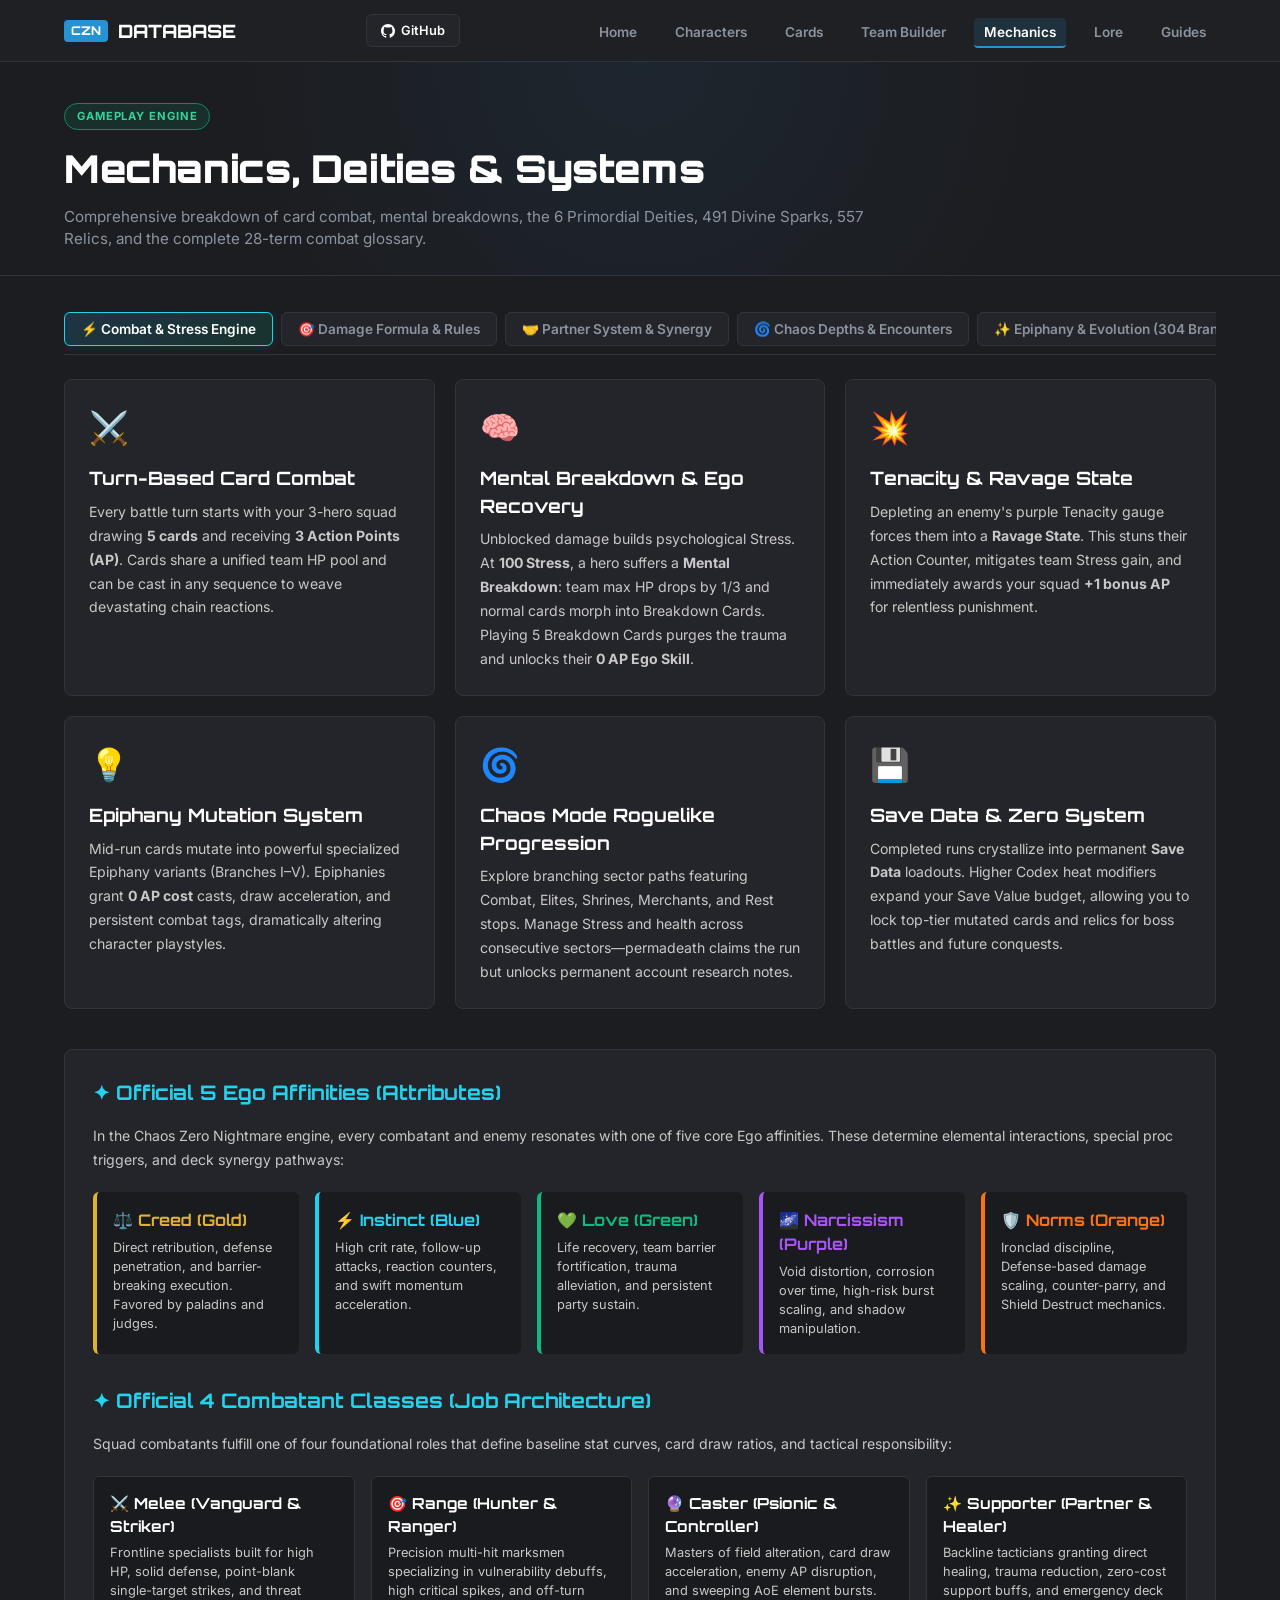
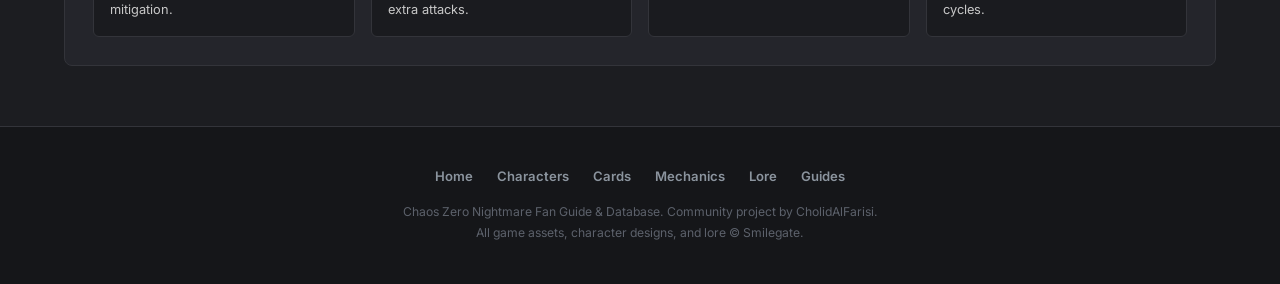
<file: mechanics.html>
<!DOCTYPE html>
<html lang="en">
<head>
<meta charset="UTF-8">
<meta name="viewport" content="width=device-width, initial-scale=1.0">
<meta name="robots" content="noindex, nofollow, noarchive, nosnippet">
<title>Mechanics &amp; Systems — Chaos Zero Nightmare</title>
<link rel="preconnect" href="https://fonts.googleapis.com">
<link rel="preconnect" href="https://fonts.gstatic.com" crossorigin>
<link href="https://fonts.googleapis.com/css2?family=Inter:wght@400;500;600;700&family=Orbitron:wght@600;700;800;900&display=swap" rel="stylesheet">
<link rel="stylesheet" href="style.css?v=2">
<script src="teambuilder-data.js"></script>
</head>
<body>
<nav>
  <div class="nav-top">
    <a href="index.html" class="nav-brand"><span>CZN</span> DATABASE</a>
    <a href="https://github.com/CholidAlFarisi/czn-fan-guide" target="_blank" class="nav-btn">
      <svg width="14" height="14" viewBox="0 0 16 16" fill="currentColor"><path d="M8 0C3.58 0 0 3.58 0 8c0 3.54 2.29 6.53 5.47 7.59.4.07.55-.17.55-.38 0-.19-.01-.82-.01-1.49-2.01.37-2.53-.49-2.69-.94-.09-.23-.48-.94-.82-1.13-.28-.15-.68-.52-.01-.53.63-.01 1.08.58 1.23.82.72 1.21 1.87.87 2.33.66.07-.52.28-.87.51-1.07-1.78-.2-3.64-.89-3.64-3.95 0-.87.31-1.59.82-2.15-.08-.2-.36-1.02.08-2.12 0 0 .67-.21 2.2.82.64-.18 1.32-.27 2-.27.68 0 1.36.09 2 .27 1.53-1.04 2.2-.82 2.2-.82.44 1.1.16 1.92.08 2.12.51.56.82 1.27.82 2.15 0 3.07-1.87 3.75-3.65 3.95.29.25.54.73.54 1.48 0 1.07-.01 1.93-.01 2.2 0 .21.15.46.55.38A8.013 8.013 0 0016 8c0-4.42-3.58-8-8-8z"/></svg>
      GitHub
    </a>
  </div>
  <ul class="nav-links">
    <li><a href="index.html" class="">Home</a></li> <li><a href="characters.html" class="">Characters</a></li> <li><a href="cards.html" class="">Cards</a></li> <li><a href="teambuilder.html" class="">Team Builder</a></li> <li><a href="mechanics.html" class="active">Mechanics</a></li> <li><a href="lore.html" class="">Lore</a></li> <li><a href="guides.html" class="">Guides</a></li>
  </ul>
</nav>

<main>
  <header class="page-header">
    <div class="page-pill">Gameplay Engine</div>
    <h1>Mechanics, Deities &amp; Systems</h1>
    <p>Comprehensive breakdown of card combat, mental breakdowns, the 6 Primordial Deities, 491 Divine Sparks, 557 Relics, and the complete 28-term combat glossary.</p>
  </header>

  <div class="container">
    <div class="sub-tabs">
      <button class="sub-tab-btn active" data-tab="tab-combat">⚡ Combat &amp; Stress Engine</button>
      <button class="sub-tab-btn" data-tab="tab-damage">🎯 Damage Formula &amp; Rules</button>
      <button class="sub-tab-btn" data-tab="tab-partner-rules">🤝 Partner System &amp; Synergy</button>
      <button class="sub-tab-btn" data-tab="tab-chaos">🌀 Chaos Depths &amp; Encounters</button>
      <button class="sub-tab-btn" data-tab="tab-epiphany">✨ Epiphany &amp; Evolution (304 Branches)</button>
      <button class="sub-tab-btn" data-tab="tab-glossary">📖 Keywords Glossary (28)</button>
      <button class="sub-tab-btn" data-tab="tab-deities">🌌 6 Cosmic Deities &amp; 165 Sparks</button>
      <button class="sub-tab-btn" data-tab="tab-relics">🛡️ Relics System (557)</button>
    </div>

    <!-- PANE 1: COMBAT & STRESS ENGINE -->
    <div id="tab-combat" class="tab-pane active">
      <div style="display:grid; grid-template-columns:repeat(auto-fit,minmax(320px,1fr)); gap:20px; margin-bottom:40px;">
        <div style="background:var(--panel); border:1px solid var(--panel-border); border-radius:8px; padding:24px;">
          <div style="font-size:2rem; margin-bottom:12px;">⚔️</div>
          <h3 style="font-family:'Orbitron',sans-serif; font-size:1.15rem; color:var(--text); margin-bottom:8px;">Turn-Based Card Combat</h3>
          <p style="font-size:0.88rem; color:var(--body); line-height:1.7;">
            Every battle turn starts with your 3-hero squad drawing <strong>5 cards</strong> and receiving <strong>3 Action Points (AP)</strong>. Cards share a unified team HP pool and can be cast in any sequence to weave devastating chain reactions.
          </p>
        </div>

        <div style="background:var(--panel); border:1px solid var(--panel-border); border-radius:8px; padding:24px;">
          <div style="font-size:2rem; margin-bottom:12px;">🧠</div>
          <h3 style="font-family:'Orbitron',sans-serif; font-size:1.15rem; color:var(--text); margin-bottom:8px;">Mental Breakdown &amp; Ego Recovery</h3>
          <p style="font-size:0.88rem; color:var(--body); line-height:1.7;">
            Unblocked damage builds psychological Stress. At <strong>100 Stress</strong>, a hero suffers a <strong>Mental Breakdown</strong>: team max HP drops by 1/3 and normal cards morph into Breakdown Cards. Playing 5 Breakdown Cards purges the trauma and unlocks their <strong>0 AP Ego Skill</strong>.
          </p>
        </div>

        <div style="background:var(--panel); border:1px solid var(--panel-border); border-radius:8px; padding:24px;">
          <div style="font-size:2rem; margin-bottom:12px;">💥</div>
          <h3 style="font-family:'Orbitron',sans-serif; font-size:1.15rem; color:var(--text); margin-bottom:8px;">Tenacity &amp; Ravage State</h3>
          <p style="font-size:0.88rem; color:var(--body); line-height:1.7;">
            Depleting an enemy's purple Tenacity gauge forces them into a <strong>Ravage State</strong>. This stuns their Action Counter, mitigates team Stress gain, and immediately awards your squad <strong>+1 bonus AP</strong> for relentless punishment.
          </p>
        </div>

        <div style="background:var(--panel); border:1px solid var(--panel-border); border-radius:8px; padding:24px;">
          <div style="font-size:2rem; margin-bottom:12px;">💡</div>
          <h3 style="font-family:'Orbitron',sans-serif; font-size:1.15rem; color:var(--text); margin-bottom:8px;">Epiphany Mutation System</h3>
          <p style="font-size:0.88rem; color:var(--body); line-height:1.7;">
            Mid-run cards mutate into powerful specialized Epiphany variants (Branches I–V). Epiphanies grant <strong>0 AP cost</strong> casts, draw acceleration, and persistent combat tags, dramatically altering character playstyles.
          </p>
        </div>

        <div style="background:var(--panel); border:1px solid var(--panel-border); border-radius:8px; padding:24px;">
          <div style="font-size:2rem; margin-bottom:12px;">🌀</div>
          <h3 style="font-family:'Orbitron',sans-serif; font-size:1.15rem; color:var(--text); margin-bottom:8px;">Chaos Mode Roguelike Progression</h3>
          <p style="font-size:0.88rem; color:var(--body); line-height:1.7;">
            Explore branching sector paths featuring Combat, Elites, Shrines, Merchants, and Rest stops. Manage Stress and health across consecutive sectors—permadeath claims the run but unlocks permanent account research notes.
          </p>
        </div>

        <div style="background:var(--panel); border:1px solid var(--panel-border); border-radius:8px; padding:24px;">
          <div style="font-size:2rem; margin-bottom:12px;">💾</div>
          <h3 style="font-family:'Orbitron',sans-serif; font-size:1.15rem; color:var(--text); margin-bottom:8px;">Save Data &amp; Zero System</h3>
          <p style="font-size:0.88rem; color:var(--body); line-height:1.7;">
            Completed runs crystallize into permanent <strong>Save Data</strong> loadouts. Higher Codex heat modifiers expand your Save Value budget, allowing you to lock top-tier mutated cards and relics for boss battles and future conquests.
          </p>
        </div>
      </div>

      <!-- OFFICIAL 5 EGO AFFINITIES & 4 COMBATANT CLASSES -->
      <div style="margin-top:32px; background:var(--panel); border:1px solid var(--panel-border); border-radius:8px; padding:28px;">
        <h3 style="font-family:'Orbitron',sans-serif; font-size:1.25rem; color:var(--cyan); margin-bottom:16px;">✦ Official 5 Ego Affinities (Attributes)</h3>
        <p style="font-size:0.88rem; color:var(--body); line-height:1.7; margin-bottom:20px;">
          In the Chaos Zero Nightmare engine, every combatant and enemy resonates with one of five core Ego affinities. These determine elemental interactions, special proc triggers, and deck synergy pathways:
        </p>
        <div style="display:grid; grid-template-columns:repeat(auto-fit,minmax(200px,1fr)); gap:16px; margin-bottom:32px;">
          <div style="background:var(--card-inner); border-left:4px solid #dfb235; border-radius:6px; padding:16px;">
            <div style="font-family:'Orbitron',sans-serif; font-weight:700; color:#dfb235; font-size:1rem; margin-bottom:6px;">⚖️ Creed (Gold)</div>
            <div style="font-size:0.8rem; color:var(--body); line-height:1.5;">Direct retribution, defense penetration, and barrier-breaking execution. Favored by paladins and judges.</div>
          </div>
          <div style="background:var(--card-inner); border-left:4px solid #22d3ee; border-radius:6px; padding:16px;">
            <div style="font-family:'Orbitron',sans-serif; font-weight:700; color:#22d3ee; font-size:1rem; margin-bottom:6px;">⚡ Instinct (Blue)</div>
            <div style="font-size:0.8rem; color:var(--body); line-height:1.5;">High crit rate, follow-up attacks, reaction counters, and swift momentum acceleration.</div>
          </div>
          <div style="background:var(--card-inner); border-left:4px solid #10b981; border-radius:6px; padding:16px;">
            <div style="font-family:'Orbitron',sans-serif; font-weight:700; color:#10b981; font-size:1rem; margin-bottom:6px;">💚 Love (Green)</div>
            <div style="font-size:0.8rem; color:var(--body); line-height:1.5;">Life recovery, team barrier fortification, trauma alleviation, and persistent party sustain.</div>
          </div>
          <div style="background:var(--card-inner); border-left:4px solid #a855f7; border-radius:6px; padding:16px;">
            <div style="font-family:'Orbitron',sans-serif; font-weight:700; color:#a855f7; font-size:1rem; margin-bottom:6px;">🌌 Narcissism (Purple)</div>
            <div style="font-size:0.8rem; color:var(--body); line-height:1.5;">Void distortion, corrosion over time, high-risk burst scaling, and shadow manipulation.</div>
          </div>
          <div style="background:var(--card-inner); border-left:4px solid #f97316; border-radius:6px; padding:16px;">
            <div style="font-family:'Orbitron',sans-serif; font-weight:700; color:#f97316; font-size:1rem; margin-bottom:6px;">🛡️ Norms (Orange)</div>
            <div style="font-size:0.8rem; color:var(--body); line-height:1.5;">Ironclad discipline, Defense-based damage scaling, counter-parry, and Shield Destruct mechanics.</div>
          </div>
        </div>

        <h3 style="font-family:'Orbitron',sans-serif; font-size:1.25rem; color:var(--cyan); margin-bottom:16px;">✦ Official 4 Combatant Classes (Job Architecture)</h3>
        <p style="font-size:0.88rem; color:var(--body); line-height:1.7; margin-bottom:20px;">
          Squad combatants fulfill one of four foundational roles that define baseline stat curves, card draw ratios, and tactical responsibility:
        </p>
        <div style="display:grid; grid-template-columns:repeat(auto-fit,minmax(220px,1fr)); gap:16px;">
          <div style="background:var(--card-inner); border:1px solid var(--panel-border); border-radius:6px; padding:16px;">
            <div style="font-family:'Orbitron',sans-serif; font-weight:700; color:var(--text); font-size:0.95rem; margin-bottom:4px;">⚔️ Melee (Vanguard &amp; Striker)</div>
            <div style="font-size:0.8rem; color:var(--body); line-height:1.5;">Frontline specialists built for high HP, solid defense, point-blank single-target strikes, and threat mitigation.</div>
          </div>
          <div style="background:var(--card-inner); border:1px solid var(--panel-border); border-radius:6px; padding:16px;">
            <div style="font-family:'Orbitron',sans-serif; font-weight:700; color:var(--text); font-size:0.95rem; margin-bottom:4px;">🎯 Range (Hunter &amp; Ranger)</div>
            <div style="font-size:0.8rem; color:var(--body); line-height:1.5;">Precision multi-hit marksmen specializing in vulnerability debuffs, high critical spikes, and off-turn extra attacks.</div>
          </div>
          <div style="background:var(--card-inner); border:1px solid var(--panel-border); border-radius:6px; padding:16px;">
            <div style="font-family:'Orbitron',sans-serif; font-weight:700; color:var(--text); font-size:0.95rem; margin-bottom:4px;">🔮 Caster (Psionic &amp; Controller)</div>
            <div style="font-size:0.8rem; color:var(--body); line-height:1.5;">Masters of field alteration, card draw acceleration, enemy AP disruption, and sweeping AoE element bursts.</div>
          </div>
          <div style="background:var(--card-inner); border:1px solid var(--panel-border); border-radius:6px; padding:16px;">
            <div style="font-family:'Orbitron',sans-serif; font-weight:700; color:var(--text); font-size:0.95rem; margin-bottom:4px;">✨ Supporter (Partner &amp; Healer)</div>
            <div style="font-size:0.8rem; color:var(--body); line-height:1.5;">Backline tacticians granting direct healing, trauma reduction, zero-cost support buffs, and emergency deck cycles.</div>
          </div>
        </div>
      </div>
    </div>

        <!-- PANE: EPIPHANY & EVOLUTION SYSTEM -->
    <div id="tab-epiphany" class="tab-pane">
      <div style="background:linear-gradient(135deg, rgba(223,178,53,0.15), var(--panel) 70%); border:1px solid rgba(223,178,53,0.35); border-radius:8px; padding:24px; margin-bottom:28px;">
        <div style="display:flex; justify-content:space-between; align-items:center; flex-wrap:wrap; gap:12px; margin-bottom:8px;">
          <h2 style="font-family:'Orbitron',sans-serif; font-size:1.35rem; color:var(--text); margin:0;">Epiphany Mutation &amp; Evolution Architecture</h2>
          <span style="font-size:0.75rem; color:#dfb235; font-weight:700; background:rgba(223,178,53,0.15); border:1px solid rgba(223,178,53,0.3); padding:4px 10px; border-radius:4px;">304 UNIQUE BRANCHES • 92 COMMON SPARKS • 6 DEITIES</span>
        </div>
        <p style="font-size:0.88rem; color:var(--body); line-height:1.7; margin:0;">
          Epiphany is the pinnacle card mutation mechanic in Chaos Zero Nightmare. In the Roguelike Chaos Mode, combatant cards evolve across <strong>5 specialized branches</strong>, gaining dramatic multiplier amplifications, AP cost reductions (-1 AP), shield conversions, multi-hit counts, and unique synergy activations.
        </p>
        <div style="background:rgba(239,68,68,0.1); border:1px solid rgba(239,68,68,0.3); border-radius:6px; padding:12px 16px; margin-top:14px; display:flex; align-items:center; gap:12px;">
          <span style="font-size:1.4rem;">⚠️</span>
          <div>
            <strong style="color:var(--red);">Aturan Fundamental: Basic Card Tidak Memiliki Epiphany</strong>
            <p style="font-size:0.8rem; color:var(--text); margin:2px 0 0 0;">
              Basic card (kartu starter standar combatant seperti Strike dan Defend) tidak dapat berevolusi ke cabang Epiphany maupun dipasangi Common/Divine Sparks. Sistem Epiphany hanya berlaku eksklusif untuk <strong>Unique Combatant Cards (Branch 1–5)</strong> dan kartu save data non-starter.
            </p>
          </div>
        </div>
      </div>

      <!-- Archetype Architecture Overview -->
      <div style="display:grid; grid-template-columns:repeat(auto-fit, minmax(220px, 1fr)); gap:14px; margin-bottom:30px;">
        <div style="background:var(--panel); border:1px solid var(--panel-border); border-radius:6px; padding:16px;">
          <div style="font-family:'Orbitron',sans-serif; font-size:0.85rem; font-weight:800; color:#dfb235; margin-bottom:4px;">✦ BRANCH 1</div>
          <div style="font-size:0.95rem; font-weight:700; color:var(--text); margin-bottom:6px;">Pure Potency &amp; Scaling</div>
          <p style="font-size:0.78rem; color:var(--muted); line-height:1.45; margin:0;">Massive direct multiplier increase (e.g. 260% &rarr; 450% DEF DMG). Pure output for primary burst cards.</p>
        </div>
        <div style="background:var(--panel); border:1px solid var(--panel-border); border-radius:6px; padding:16px;">
          <div style="font-family:'Orbitron',sans-serif; font-size:0.85rem; font-weight:800; color:var(--cyan); margin-bottom:4px;">✦ BRANCH 2</div>
          <div style="font-size:0.95rem; font-weight:700; color:var(--text); margin-bottom:6px;">Hit-Count &amp; Debuffs</div>
          <p style="font-size:0.78rem; color:var(--muted); line-height:1.45; margin:0;">Multiplies hit counts or applies Mark, Vulnerable, and Agony to prime bosses for execution.</p>
        </div>
        <div style="background:var(--panel); border:1px solid var(--panel-border); border-radius:6px; padding:16px;">
          <div style="font-family:'Orbitron',sans-serif; font-size:0.85rem; font-weight:800; color:var(--purple); margin-bottom:4px;">✦ BRANCH 3</div>
          <div style="font-size:0.95rem; font-weight:700; color:var(--text); margin-bottom:6px;">Kit Synergy &amp; Stances</div>
          <p style="font-size:0.78rem; color:var(--muted); line-height:1.45; margin:0;">Interlocks with core passive stances (e.g. generating Effulgent Blade or charging Overdrive meters).</p>
        </div>
        <div style="background:var(--panel); border:1px solid var(--panel-border); border-radius:6px; padding:16px;">
          <div style="font-family:'Orbitron',sans-serif; font-size:0.85rem; font-weight:800; color:var(--emerald); margin-bottom:4px;">✦ BRANCH 4</div>
          <div style="font-size:0.95rem; font-weight:700; color:var(--text); margin-bottom:6px;">Tactical AoE Conversion</div>
          <p style="font-size:0.78rem; color:var(--muted); line-height:1.45; margin:0;">Transforms single-target strikes into squad-wide AoE destruction or converts DEF to True Damage.</p>
        </div>
        <div style="background:var(--panel); border:1px solid var(--panel-border); border-radius:6px; padding:16px;">
          <div style="font-family:'Orbitron',sans-serif; font-size:0.85rem; font-weight:800; color:var(--gold); margin-bottom:4px;">✦ BRANCH 5</div>
          <div style="font-size:0.95rem; font-weight:700; color:var(--text); margin-bottom:6px;">Retention &amp; Loop Engine</div>
          <p style="font-size:0.78rem; color:var(--muted); line-height:1.45; margin:0;">Shield Retention (preserves barrier between rounds), Hand cycling, and AP refund loops.</p>
        </div>
      </div>

      <!-- Hero Epiphany Explorer -->
      <div style="background:var(--panel); border:1px solid var(--panel-border); border-radius:8px; padding:22px; margin-bottom:28px;">
        <div style="display:flex; justify-content:space-between; align-items:center; flex-wrap:wrap; gap:12px; margin-bottom:18px;">
          <div>
            <h3 style="font-family:'Orbitron',sans-serif; font-size:1.15rem; color:var(--text); margin:0 0 4px 0;">Hero Unique Epiphany Explorer</h3>
            <p style="font-size:0.8rem; color:var(--muted); margin:0;">Inspect all 4 unique cards and their 5 evolution branches for any of the 40 combatants.</p>
          </div>
          <div style="display:flex; align-items:center; gap:8px;">
            <label for="heroEpiphanySelect" style="font-size:0.8rem; color:var(--muted); font-weight:700;">SELECT HERO:</label>
            <select id="heroEpiphanySelect" style="padding:8px 14px; background:var(--card-inner); border:1px solid var(--panel-border); border-radius:6px; color:#fff; font-size:0.85rem; font-family:'Orbitron',sans-serif;" onchange="renderHeroEpiphanies(this.value)">
              <!-- Populated by JS -->
            </select>
          </div>
        </div>

        <div id="heroEpiphanyCardsDisplay" style="display:grid; grid-template-columns:repeat(auto-fit, minmax(300px, 1fr)); gap:16px;">
          <!-- Populated by JS -->
        </div>
      </div>

      <!-- Common Epiphany Affixes Catalog -->
      <div style="background:var(--panel); border:1px solid var(--panel-border); border-radius:8px; padding:22px;">
        <div style="display:flex; justify-content:space-between; align-items:center; flex-wrap:wrap; gap:12px; margin-bottom:16px;">
          <div>
            <h3 style="font-family:'Orbitron',sans-serif; font-size:1.15rem; color:var(--text); margin:0 0 4px 0;">Universal Common Sparks Catalog (92 Affixes)</h3>
            <p style="font-size:0.8rem; color:var(--muted); margin:0;">Colorless Epiphany affixes offering stat buffs, Draw 1, Morale, Vulnerable, and AP refunds.</p>
          </div>
          <input type="text" id="commonSparkSearch" placeholder="Filter sparks (e.g. Draw, Morale, Vulnerable, Agony)..." style="padding:8px 12px; background:var(--card-inner); border:1px solid var(--panel-border); border-radius:6px; color:#fff; font-size:0.82rem; width:280px;" oninput="filterCommonSparks(this.value)">
        </div>

        <div id="commonSparksGrid" class="ep-spark-grid" style="max-height:480px; overflow-y:auto; padding-right:6px;">
          <!-- Populated by JS -->
        </div>
      </div>
    </div>

    <!-- PANE 2: KEYWORDS GLOSSARY -->
    <div id="tab-glossary" class="tab-pane">
      <div style="display:flex; flex-wrap:wrap; gap:12px; align-items:center; justify-content:space-between; margin-bottom:20px;">
        <input type="text" id="glossarySearch" placeholder="Search keywords (e.g. Agony, Wave, Hunt, Ravage, Retain)..." style="flex:1; min-width:260px; max-width:460px; padding:10px 14px; background:var(--card-inner); border:1px solid var(--panel-border); border-radius:6px; color:#fff; font-size:0.88rem;">
        <div style="display:flex; gap:6px; flex-wrap:wrap;">
          <button class="g-filter-btn active" data-filter="all" style="padding:6px 12px; font-size:0.78rem; border-radius:4px; background:var(--panel); border:1px solid var(--panel-border); color:var(--text); cursor:pointer;">All</button>
          <button class="g-filter-btn" data-filter="Debuff" style="padding:6px 12px; font-size:0.78rem; border-radius:4px; background:var(--panel); border:1px solid var(--panel-border); color:var(--red); cursor:pointer;">Debuffs</button>
          <button class="g-filter-btn" data-filter="Buff" style="padding:6px 12px; font-size:0.78rem; border-radius:4px; background:var(--panel); border:1px solid var(--panel-border); color:var(--emerald); cursor:pointer;">Buffs</button>
          <button class="g-filter-btn" data-filter="Mechanic" style="padding:6px 12px; font-size:0.78rem; border-radius:4px; background:var(--panel); border:1px solid var(--panel-border); color:var(--cyan); cursor:pointer;">Mechanics</button>
          <button class="g-filter-btn" data-filter="Card Tag" style="padding:6px 12px; font-size:0.78rem; border-radius:4px; background:var(--panel); border:1px solid var(--panel-border); color:var(--gold); cursor:pointer;">Card Tags</button>
          <button class="g-filter-btn" data-filter="State" style="padding:6px 12px; font-size:0.78rem; border-radius:4px; background:var(--panel); border:1px solid var(--panel-border); color:var(--purple); cursor:pointer;">States</button>
        </div>
      </div>
      <div id="glossaryCount" style="font-size:0.8rem; color:var(--muted); margin-bottom:14px;">Showing 28 terms</div>

      <div class="glossary-grid" id="glossaryGrid"></div>
    </div>

    <!-- PANE 3: 6 DEITIES -->
    <div id="tab-deities" class="tab-pane">
      <div style="margin-bottom:30px; padding:24px; border-radius:8px; background:linear-gradient(135deg, rgba(16,102,77,0.25), var(--panel) 60%); border:1px solid rgba(22,133,100,0.35);">
        <h2 style="font-family:'Orbitron',sans-serif; font-size:1.3rem; color:var(--text); margin-bottom:8px;">The 6 Primordial Cosmic Deities &amp; 491 Divine Sparks</h2>
        <p style="font-size:0.9rem; color:var(--body); line-height:1.6;">
          During Chaos expeditions, Captains encounter cosmological shrines governed by six cosmic deities. Shrines bestow Divine Sparks—permanent passive card alterations that modify AP costs, damage multipliers, and cooperative pincer triggers.
        </p>
      </div>

      <div style="display:grid; grid-template-columns:repeat(auto-fit,minmax(320px,1fr)); gap:18px;">
        <div style="background:var(--panel); border:1px solid var(--panel-border); border-radius:8px; padding:20px;">
          <div style="display:flex; justify-content:space-between; align-items:center; margin-bottom:8px;">
            <span style="font-family:'Orbitron',sans-serif; font-size:1.15rem; font-weight:800; color:var(--cyan);">CALIGO</span>
            <span style="font-size:0.75rem; padding:3px 8px; border-radius:4px; background:rgba(34,211,238,0.12); color:var(--cyan); font-weight:600;">Tenacity &amp; Ravage</span>
          </div>
          <p style="font-size:0.85rem; color:var(--body); line-height:1.6; margin-bottom:12px;">Governs break damage and berserker scaling. Sparks provide +100% Ravage scaling, critical damage multipliers, and convert lost squad HP into raw offensive power.</p>
          <div style="font-size:0.78rem; color:var(--muted);"><strong>Signature Spark:</strong> Increases Ravage state duration and grants true damage on break.</div>
        </div>

        <div style="background:var(--panel); border:1px solid var(--panel-border); border-radius:8px; padding:20px;">
          <div style="display:flex; justify-content:space-between; align-items:center; margin-bottom:8px;">
            <span style="font-family:'Orbitron',sans-serif; font-size:1.15rem; font-weight:800; color:var(--gold);">CIRCEN</span>
            <span style="font-size:0.75rem; padding:3px 8px; border-radius:4px; background:rgba(223,178,53,0.12); color:var(--gold); font-weight:600;">Action Points &amp; Time</span>
          </div>
          <p style="font-size:0.85rem; color:var(--body); line-height:1.6; margin-bottom:12px;">Master of temporal acceleration and card economy. Sparks grant -1 AP cost reductions on signature skills, energy rebates upon 3+ card chains, and AP refunds.</p>
          <div style="font-size:0.78rem; color:var(--muted);"><strong>Signature Spark:</strong> Every 4th card played in a turn refunds 1 AP.</div>
        </div>

        <div style="background:var(--panel); border:1px solid var(--panel-border); border-radius:8px; padding:20px;">
          <div style="display:flex; justify-content:space-between; align-items:center; margin-bottom:8px;">
            <span style="font-family:'Orbitron',sans-serif; font-size:1.15rem; font-weight:800; color:var(--emerald);">DIALLOS</span>
            <span style="font-size:0.75rem; padding:3px 8px; border-radius:4px; background:rgba(16,102,77,0.2); color:var(--emerald); font-weight:600;">Shield &amp; Aegis</span>
          </div>
          <p style="font-size:0.85rem; color:var(--body); line-height:1.6; margin-bottom:12px;">Deity of impenetrable bulwarks. Sparks amplify Vanguard shields by +30%, grant Metallization stacks that absorb Stress, and prevent squad lethal damage once per battle.</p>
          <div style="font-size:0.78rem; color:var(--muted);"><strong>Signature Spark:</strong> Convert 50% of remaining shield at turn end into permanent armor.</div>
        </div>

        <div style="background:var(--panel); border:1px solid var(--panel-border); border-radius:8px; padding:20px;">
          <div style="display:flex; justify-content:space-between; align-items:center; margin-bottom:8px;">
            <span style="font-family:'Orbitron',sans-serif; font-size:1.15rem; font-weight:800; color:var(--purple);">NIHILUM</span>
            <span style="font-size:0.75rem; padding:3px 8px; border-radius:4px; background:rgba(168,85,247,0.15); color:var(--purple); font-weight:600;">Void &amp; Hand Flow</span>
          </div>
          <p style="font-size:0.85rem; color:var(--body); line-height:1.6; margin-bottom:12px;">Cosmic void manipulating card cycle. Sparks expand starting hand draw by +1, retain key cards across turns, and trigger bonus AoE burst when deck reshuffles.</p>
          <div style="font-size:0.78rem; color:var(--muted);"><strong>Signature Spark:</strong> Draw 2 extra cards whenever a card is discarded from hand.</div>
        </div>

        <div style="background:var(--panel); border:1px solid var(--panel-border); border-radius:8px; padding:20px;">
          <div style="display:flex; justify-content:space-between; align-items:center; margin-bottom:8px;">
            <span style="font-family:'Orbitron',sans-serif; font-size:1.15rem; font-weight:800; color:var(--blue);">SECRED</span>
            <span style="font-size:0.75rem; padding:3px 8px; border-radius:4px; background:rgba(38,146,211,0.15); color:var(--blue); font-weight:600;">Pincer &amp; Synergy</span>
          </div>
          <p style="font-size:0.85rem; color:var(--body); line-height:1.6; margin-bottom:12px;">Deity of unison and cooperative tactics. Sparks guarantee 100% Pincer joint attacks when companion conditions are met, triggering auxiliary supporter strikes.</p>
          <div style="font-size:0.78rem; color:var(--muted);"><strong>Signature Spark:</strong> Supporter partner strikes trigger on every Attack card played.</div>
        </div>

        <div style="background:var(--panel); border:1px solid var(--panel-border); border-radius:8px; padding:20px;">
          <div style="display:flex; justify-content:space-between; align-items:center; margin-bottom:8px;">
            <span style="font-family:'Orbitron',sans-serif; font-size:1.15rem; font-weight:800; color:var(--red);">VITOR</span>
            <span style="font-size:0.75rem; padding:3px 8px; border-radius:4px; background:rgba(248,80,88,0.15); color:var(--red); font-weight:600;">Destruction &amp; Bleed</span>
          </div>
          <p style="font-size:0.85rem; color:var(--body); line-height:1.6; margin-bottom:12px;">Lord of absolute slaughter. Multiplies final damage output by +30%, inflicts true damage armor penetration, and triggers catastrophic Bleed explosions.</p>
          <div style="font-size:0.78rem; color:var(--muted);"><strong>Signature Spark:</strong> Increase card damage by +30% with zero additional AP cost.</div>
        </div>
      </div>
    </div>

    <!-- PANE 4: RELICS SYSTEM -->
    
    <!-- PANE: DAMAGE FORMULA & COMBAT RULES -->
    <div id="tab-damage" class="tab-pane">
      <div style="background:var(--panel); border:1px solid var(--panel-border); border-radius:8px; padding:24px; margin-bottom:28px;">
        <div class="page-pill" style="margin-bottom:10px;">Client Engine Formula</div>
        <h2 style="font-family:'Orbitron',sans-serif; font-size:1.35rem; color:var(--text); margin-bottom:12px;">Official Combat Damage Formula</h2>
        <p style="font-size:0.9rem; color:var(--body); line-height:1.7; margin-bottom:18px;">
          Extracted directly from the official client battle engine (<code>procDamageCalculate</code> and <code>stat_formula</code>). All attacks, modifiers, barrier interactions, and elemental multipliers resolve in strict sequential layers:
        </p>

        <div style="background:var(--card-inner); border:1px solid var(--cyan); border-radius:6px; padding:16px; font-family:monospace; font-size:0.95rem; color:var(--cyan); margin-bottom:20px; overflow-x:auto;">
          Final Damage = [(Base ATK &times; Skill Multiplier) + Flat Additions] &times; Ego Affinity Mult &times; Crit Mult &times; [1000 / (1000 + DEF)] &times; (1 + Final Dmg Bonus)
        </div>

        <div style="display:grid; grid-template-columns:repeat(auto-fit, minmax(280px, 1fr)); gap:16px;">
          <div style="background:var(--card-inner); border:1px solid var(--panel-border); border-radius:6px; padding:14px;">
            <div style="font-weight:700; color:var(--text); font-size:0.9rem; margin-bottom:4px;">1. Base ATK &amp; Stat Transfer</div>
            <div style="font-size:0.8rem; color:var(--muted); line-height:1.5;">Combatant baseline ATK + Partner Stat Transfer (11%–15% ATK) + Weapon flat ATK + in-combat flat buffs.</div>
          </div>
          <div style="background:var(--card-inner); border:1px solid var(--panel-border); border-radius:6px; padding:14px;">
            <div style="font-weight:700; color:#22d3ee; font-size:0.9rem; margin-bottom:4px;">2. Ego Affinity Multiplier</div>
            <div style="font-size:0.8rem; color:var(--muted); line-height:1.5;">Weakness Advantage deals <strong>+30% damage</strong> (1.30&times;). Resistance reduces damage by <strong>-25%</strong> (0.75&times;). Secred Divine Epiphanies make attacks <em>Always Weakness</em>.</div>
          </div>
          <div style="background:var(--card-inner); border:1px solid var(--panel-border); border-radius:6px; padding:14px;">
            <div style="font-weight:700; color:#ef4444; font-size:0.9rem; margin-bottom:4px;">3. Critical Strike Factor</div>
            <div style="font-size:0.8rem; color:var(--muted); line-height:1.5;">Base Crit Damage is <strong>150%</strong> (1.50&times;). Modified additively by Memory Fragments, Vitor Sparks, and Striker passives up to 300%+.</div>
          </div>
          <div style="background:var(--card-inner); border:1px solid var(--panel-border); border-radius:6px; padding:14px;">
            <div style="font-weight:700; color:#dfb235; font-size:0.9rem; margin-bottom:4px;">4. Defense &amp; Shield Absorption</div>
            <div style="font-size:0.8rem; color:var(--muted); line-height:1.5;">Damage first strikes Shield (Barrier). Shields prevent team Stress gain. Damage penetrating shields is reduced by <code>1000 / (1000 + Target DEF)</code>.</div>
          </div>
          <div style="background:var(--card-inner); border:1px solid var(--panel-border); border-radius:6px; padding:14px;">
            <div style="font-weight:700; color:#a855f7; font-size:0.9rem; margin-bottom:4px;">5. Tenacity Break (Stagger)</div>
            <div style="font-size:0.8rem; color:var(--muted); line-height:1.5;">Depleting enemy Tenacity to 0 triggers <strong>Break State</strong>: delays enemy action for 1 turn and applies a flat <strong>+50% Break Damage Multiplier</strong>.</div>
          </div>
          <div style="background:var(--card-inner); border:1px solid var(--panel-border); border-radius:6px; padding:14px;">
            <div style="font-weight:700; color:#10b981; font-size:0.9rem; margin-bottom:4px;">6. Coordinated Pincer Strike</div>
            <div style="font-size:0.8rem; color:var(--muted); line-height:1.5;">Certain cards trigger an off-turn assist from adjacent allies, delivering a bonus strike at 50%–100% of their base attack power without spending AP.</div>
          </div>
        </div>
      </div>

      <!-- INTERACTIVE DAMAGE CALCULATOR -->
      <div style="background:var(--panel); border:1px solid var(--panel-border); border-radius:8px; padding:24px; margin-bottom:28px;">
        <h3 style="font-family:'Orbitron',sans-serif; font-size:1.15rem; color:var(--text); margin-bottom:12px;">Live Combat Damage Calculator</h3>
        <p style="font-size:0.85rem; color:var(--body); margin-bottom:18px;">Simulate expected in-game damage using exact client formulas:</p>

        <div style="display:grid; grid-template-columns:repeat(auto-fit, minmax(200px, 1fr)); gap:14px; margin-bottom:18px;">
          <div>
            <label style="font-size:0.75rem; color:var(--muted); display:block; margin-bottom:4px;">Hero Base ATK (incl. Partner):</label>
            <input type="number" id="calcAtk" value="380" style="width:100%; padding:8px; background:var(--card-inner); border:1px solid var(--panel-border); color:var(--text); border-radius:4px;">
          </div>
          <div>
            <label style="font-size:0.75rem; color:var(--muted); display:block; margin-bottom:4px;">Card Skill Multiplier (%):</label>
            <input type="number" id="calcSkillMult" value="250" style="width:100%; padding:8px; background:var(--card-inner); border:1px solid var(--panel-border); color:var(--text); border-radius:4px;">
          </div>
          <div>
            <label style="font-size:0.75rem; color:var(--muted); display:block; margin-bottom:4px;">Target DEF:</label>
            <input type="number" id="calcDef" value="200" style="width:100%; padding:8px; background:var(--card-inner); border:1px solid var(--panel-border); color:var(--text); border-radius:4px;">
          </div>
          <div>
            <label style="font-size:0.75rem; color:var(--muted); display:block; margin-bottom:4px;">Ego Affinity:</label>
            <select id="calcAffinity" style="width:100%; padding:8px; background:var(--card-inner); border:1px solid var(--panel-border); color:var(--text); border-radius:4px;">
              <option value="1.30">Weakness Advantage (+30%)</option>
              <option value="1.00" selected>Neutral (1.00x)</option>
              <option value="0.75">Resisted / Disadvantage (-25%)</option>
            </select>
          </div>
          <div>
            <label style="font-size:0.75rem; color:var(--muted); display:block; margin-bottom:4px;">Target Status:</label>
            <select id="calcStatus" style="width:100%; padding:8px; background:var(--card-inner); border:1px solid var(--panel-border); color:var(--text); border-radius:4px;">
              <option value="1.00" selected>Normal State</option>
              <option value="1.50">Tenacity Broken / Staggered (+50%)</option>
            </select>
          </div>
        </div>

        <button class="builder-btn builder-btn-primary" onclick="runDamageSimulation()" style="padding:10px 24px; font-weight:700;">Calculate Damage</button>

        <div id="calcResultContainer" style="margin-top:16px; padding:16px; background:var(--card-inner); border-left:4px solid var(--cyan); border-radius:4px; display:flex; justify-content:space-between; align-items:center;">
          <div>
            <div style="font-size:0.75rem; color:var(--muted); text-transform:uppercase;">Estimated Non-Crit Hit</div>
            <div id="calcNormalDmg" style="font-family:'Orbitron',sans-serif; font-size:1.6rem; font-weight:800; color:var(--text);">792 DMG</div>
          </div>
          <div>
            <div style="font-size:0.75rem; color:var(--muted); text-transform:uppercase;">Critical Strike (150%)</div>
            <div id="calcCritDmg" style="font-family:'Orbitron',sans-serif; font-size:1.6rem; font-weight:800; color:#ef4444;">1,188 CRIT</div>
          </div>
        </div>
      </div>
    </div>

    <!-- PANE: PARTNER SYSTEM & SYNERGY -->
    <div id="tab-partner-rules" class="tab-pane">
      <div style="background:var(--panel); border:1px solid var(--panel-border); border-radius:8px; padding:24px; margin-bottom:28px;">
        <div class="page-pill" style="margin-bottom:10px;">Tactical Supporter Rules</div>
        <h2 style="font-family:'Orbitron',sans-serif; font-size:1.35rem; color:var(--text); margin-bottom:12px;">Partner Compatibility, Restrictions &amp; Ego Resonance</h2>
        <p style="font-size:0.9rem; color:var(--body); line-height:1.7; margin-bottom:18px;">
          Partners (Supporters) are auxiliary operatives paired 1-to-1 with your frontline Combatants. In CZN v1.0.84, partner equipping is governed by three strict tactical rules:
        </p>

        <div style="display:grid; grid-template-columns:repeat(auto-fit, minmax(300px, 1fr)); gap:20px; margin-bottom:24px;">
          <div style="background:var(--card-inner); border:1px solid var(--panel-border); border-radius:6px; padding:18px;">
            <div style="font-size:1.8rem; margin-bottom:8px;">🔒</div>
            <h4 style="font-family:'Orbitron',sans-serif; font-size:1rem; color:var(--text); margin-bottom:6px;">1-to-1 Unique Equipping</h4>
            <p style="font-size:0.84rem; color:var(--muted); line-height:1.6;">
              Each Combatant has exactly 1 Partner slot (total 3 Partners per squad). A Partner <strong>cannot be duplicated</strong> across multiple squad members. Once assigned to Slot 01, that partner is unavailable for Slot 02 or 03.
            </p>
          </div>

          <div style="background:var(--card-inner); border:1px solid var(--panel-border); border-radius:6px; padding:18px;">
            <div style="font-size:1.8rem; margin-bottom:8px;">📊</div>
            <h4 style="font-family:'Orbitron',sans-serif; font-size:1rem; color:var(--text); margin-bottom:6px;">Base Stat Transfer</h4>
            <p style="font-size:0.84rem; color:var(--muted); line-height:1.6;">
              Partners transfer <strong>12%–16% HP</strong>, <strong>11%–15% ATK</strong>, and <strong>14%–18% DEF</strong> directly to the equipped hero. High-rarity 5★ partners provide higher stat yields and +35 Flat ATK bonuses.
            </p>
          </div>

          <div style="background:var(--card-inner); border:1px solid var(--cyan); border-radius:6px; padding:18px;">
            <div style="font-size:1.8rem; margin-bottom:8px;">🔥</div>
            <h4 style="font-family:'Orbitron',sans-serif; font-size:1rem; color:var(--cyan); margin-bottom:6px;">Ego Resonance &amp; Soulmate Bonus</h4>
            <p style="font-size:0.84rem; color:var(--muted); line-height:1.6;">
              When equipped to a hero sharing the partner's <strong>Ego Element</strong> or canonical identity (<code>belong_character_eff</code>), they activate <strong>Ego Resonance</strong>: grants <strong>+15% bonus stat transfer</strong> and unlocks their exclusive 0 AP Ego Passive skill!
            </p>
          </div>
        </div>

        <h3 style="font-family:'Orbitron',sans-serif; font-size:1.1rem; color:var(--text); margin-bottom:14px;">The 48 Tactical Partners &amp; Belonging Heroes</h3>
        <div style="display:grid; grid-template-columns:repeat(auto-fit, minmax(260px, 1fr)); gap:12px;" id="partnerRulesListContainer">
          <!-- Rendered by JS from CZN_DATA.partners -->
        </div>
      </div>
    </div>

    <!-- PANE: CHAOS DEPTHS & ENCOUNTERS -->
    <div id="tab-chaos" class="tab-pane">
      <div style="background:var(--panel); border:1px solid var(--panel-border); border-radius:8px; padding:24px; margin-bottom:28px;">
        <div class="page-pill" style="margin-bottom:10px;">Rogue-lite Dungeon Architecture</div>
        <h2 style="font-family:'Orbitron',sans-serif; font-size:1.35rem; color:var(--text); margin-bottom:12px;">Chaos Exploration Depths &amp; Encounter Spot Types</h2>
        <p style="font-size:0.9rem; color:var(--body); line-height:1.7; margin-bottom:20px;">
          Expeditions inside the Sea of Chaos progress across 5 ascending Depths of corruption, featuring 8 official Encounter Node Types (<code>SPOT_TYPE_*</code>) from the client game engine:
        </p>

        <h3 style="font-family:'Orbitron',sans-serif; font-size:1.1rem; color:#22d3ee; margin-bottom:14px;">The 5 Depths of Chaos Progression</h3>
        <div style="display:grid; grid-template-columns:repeat(auto-fit, minmax(220px, 1fr)); gap:14px; margin-bottom:28px;">
          <div style="background:var(--card-inner); border:1px solid var(--panel-border); border-radius:6px; padding:14px;">
            <div style="font-size:0.75rem; color:var(--muted); font-weight:700;">DEPTH 01</div>
            <div style="font-family:'Orbitron',sans-serif; font-size:1rem; font-weight:700; color:var(--text); margin:4px 0;">Outer Fringe</div>
            <div style="font-size:0.78rem; color:var(--muted);">Low corruption risk. Basic skirmishes and fundamental relic rewards. Introduces squad to anomaly choices.</div>
          </div>
          <div style="background:var(--card-inner); border:1px solid var(--panel-border); border-radius:6px; padding:14px;">
            <div style="font-size:0.75rem; color:var(--muted); font-weight:700;">DEPTH 02</div>
            <div style="font-family:'Orbitron',sans-serif; font-size:1rem; font-weight:700; color:#22d3ee; margin:4px 0;">Resonance Layer</div>
            <div style="font-size:0.78rem; color:var(--muted);">Moderate distortion. Elite Aberrations begin patrolling. First Altar of the Cosmic Deities unlocked.</div>
          </div>
          <div style="background:var(--card-inner); border:1px solid var(--panel-border); border-radius:6px; padding:14px;">
            <div style="font-size:0.75rem; color:var(--muted); font-weight:700;">DEPTH 03</div>
            <div style="font-family:'Orbitron',sans-serif; font-size:1rem; font-weight:700; color:#dfb235; margin:4px 0;">Hall of Distortion</div>
            <div style="font-size:0.78rem; color:var(--muted);">High-risk anomalies, Wandering Merchants trading unique relics, and tactical resting sanctuaries.</div>
          </div>
          <div style="background:var(--card-inner); border:1px solid var(--panel-border); border-radius:6px; padding:14px;">
            <div style="font-size:0.75rem; color:var(--muted); font-weight:700;">DEPTH 04</div>
            <div style="font-family:'Orbitron',sans-serif; font-size:1rem; font-weight:700; color:#ef4444; margin:4px 0;">Abyssal Threshold</div>
            <div style="font-size:0.78rem; color:var(--muted);">Severe psychic decay. Psychological stress gain doubled per turn. Dangerous high-tier Aberrations.</div>
          </div>
          <div style="background:var(--card-inner); border:1px solid var(--purple); border-radius:6px; padding:14px;">
            <div style="font-size:0.75rem; color:var(--purple); font-weight:700;">DEPTH 05</div>
            <div style="font-family:'Orbitron',sans-serif; font-size:1rem; font-weight:700; color:#a855f7; margin:4px 0;">The Singularity (Core)</div>
            <div style="font-size:0.78rem; color:var(--muted);">Epic showdown against the Sector Calamity Overlord with multi-phase Tenacity break mechanics.</div>
          </div>
        </div>

        <h3 style="font-family:'Orbitron',sans-serif; font-size:1.1rem; color:var(--text); margin-bottom:14px;">Official Encounter Node Directory</h3>
        <div style="display:grid; grid-template-columns:repeat(auto-fit, minmax(280px, 1fr)); gap:14px;">
          <div style="background:var(--card-inner); border:1px solid var(--panel-border); border-radius:6px; padding:14px; display:flex; gap:12px; align-items:flex-start;">
            <span style="font-size:1.6rem;">⚔️</span>
            <div>
              <div style="font-weight:700; color:var(--text); font-size:0.9rem;">SPOT_TYPE_BATTLE (Void Skirmish)</div>
              <div style="font-size:0.8rem; color:var(--muted); line-height:1.5;">Tactical combat encounter against regular Void monsters. Rewards Chaos currency and card draft choices.</div>
            </div>
          </div>
          <div style="background:var(--card-inner); border:1px solid var(--panel-border); border-radius:6px; padding:14px; display:flex; gap:12px; align-items:flex-start;">
            <span style="font-size:1.6rem;">💀</span>
            <div>
              <div style="font-weight:700; color:#ef4444; font-size:0.9rem;">SPOT_TYPE_ELITE (Elite Calamity)</div>
              <div style="font-size:0.8rem; color:var(--muted); line-height:1.5;">Deadly mutated monstrosity. Guaranteed drop of high-tier Relics, Cosmic Divine Sparks, and significant team EXP.</div>
            </div>
          </div>
          <div style="background:var(--card-inner); border:1px solid var(--panel-border); border-radius:6px; padding:14px; display:flex; gap:12px; align-items:flex-start;">
            <span style="font-size:1.6rem;">👑</span>
            <div>
              <div style="font-weight:700; color:#dfb235; font-size:0.9rem;">SPOT_TYPE_BOSS (Sector Overlord)</div>
              <div style="font-size:0.8rem; color:var(--muted); line-height:1.5;">Gatekeeper boss controlling the sector transition. Requires synchronized burst damage and break windows.</div>
            </div>
          </div>
          <div style="background:var(--card-inner); border:1px solid var(--panel-border); border-radius:6px; padding:14px; display:flex; gap:12px; align-items:flex-start;">
            <span style="font-size:1.6rem;">🏕️</span>
            <div>
              <div style="font-weight:700; color:#10b981; font-size:0.9rem;">SPOT_TYPE_REST (Sanctuary Haven)</div>
              <div style="font-size:0.8rem; color:var(--muted); line-height:1.5;">Safe refuge allowing the Captain to restore 30% squad HP, conduct mental counseling (-50 Stress), or evolve a card.</div>
            </div>
          </div>
          <div style="background:var(--card-inner); border:1px solid var(--panel-border); border-radius:6px; padding:14px; display:flex; gap:12px; align-items:flex-start;">
            <span style="font-size:1.6rem;">🛒</span>
            <div>
              <div style="font-weight:700; color:#f59e0b; font-size:0.9rem;">SPOT_TYPE_STORE (Black Market)</div>
              <div style="font-size:0.8rem; color:var(--muted); line-height:1.5;">Wandering smuggler offering universal cards, rare relics, and deck purification (purging corrupted breakdown cards).</div>
            </div>
          </div>
          <div style="background:var(--card-inner); border:1px solid var(--panel-border); border-radius:6px; padding:14px; display:flex; gap:12px; align-items:flex-start;">
            <span style="font-size:1.6rem;">📦</span>
            <div>
              <div style="font-weight:700; color:#22d3ee; font-size:0.9rem;">SPOT_TYPE_SUPPLY (Supply Drop)</div>
              <div style="font-size:0.8rem; color:var(--muted); line-height:1.5;">Abandoned imperial supply crate containing field rations, shield batteries, and tactical consumables.</div>
            </div>
          </div>
          <div style="background:var(--card-inner); border:1px solid var(--panel-border); border-radius:6px; padding:14px; display:flex; gap:12px; align-items:flex-start;">
            <span style="font-size:1.6rem;">❓</span>
            <div>
              <div style="font-weight:700; color:#a855f7; font-size:0.9rem;">SPOT_TYPE_NONEBATTLE (Anomaly Distortion)</div>
              <div style="font-size:0.8rem; color:var(--muted); line-height:1.5;">Psychic anomaly presenting branching narrative dilemmas: risk team Sanity for primordial power or retreat safely.</div>
            </div>
          </div>
          <div style="background:var(--card-inner); border:1px solid var(--panel-border); border-radius:6px; padding:14px; display:flex; gap:12px; align-items:flex-start;">
            <span style="font-size:1.6rem;">🌀</span>
            <div>
              <div style="font-weight:700; color:#ec4899; font-size:0.9rem;">SPOT_TYPE_EXTRA_AREA (Void Rift)</div>
              <div style="font-size:0.8rem; color:var(--muted); line-height:1.5;">Hidden dimensional pocket offering bonus relic extraction and secret cosmic encounters.</div>
            </div>
          </div>
        </div>
      </div>
    </div>

    <div id="tab-relics" class="tab-pane">
      <div style="margin-bottom:28px; padding:24px; border-radius:8px; background:var(--panel); border:1px solid var(--panel-border);">
        <h2 style="font-family:'Orbitron',sans-serif; font-size:1.3rem; color:var(--text); margin-bottom:8px;">557 Relics &amp; Equipment Tiers</h2>
        <p style="font-size:0.9rem; color:var(--body); line-height:1.7; margin-bottom:20px;">
          Relics in *Chaos Zero Nightmare* are permanent gear artifacts discovered during Chaos explorations, elite boss drops, and simulation runs. Characters equip weapons, armor, and accessories that grant passive stat scaling and combat triggers.
        </p>

        <div style="display:grid; grid-template-columns:repeat(auto-fit,minmax(220px,1fr)); gap:14px;">
          <div style="background:var(--card-inner); border-left:3px solid var(--gold); border-radius:4px; padding:14px;">
            <div style="font-family:'Orbitron',sans-serif; font-size:0.95rem; font-weight:700; color:var(--gold); margin-bottom:4px;">Unique Tiers</div>
            <div style="font-size:0.8rem; color:var(--body);">Game-defining mutation relics with archetype triggers (e.g. Twin Swords, Shell Bug Horn).</div>
          </div>
          <div style="background:var(--card-inner); border-left:3px solid var(--purple); border-radius:4px; padding:14px;">
            <div style="font-family:'Orbitron',sans-serif; font-size:0.95rem; font-weight:700; color:var(--purple); margin-bottom:4px;">Legend Tiers</div>
            <div style="font-size:0.8rem; color:var(--body);">Endgame artifacts dropping in high-heat Zero System runs with massive dual stats.</div>
          </div>
          <div style="background:var(--card-inner); border-left:3px solid var(--cyan); border-radius:4px; padding:14px;">
            <div style="font-family:'Orbitron',sans-serif; font-size:0.95rem; font-weight:700; color:var(--cyan); margin-bottom:4px;">Rare Tiers</div>
            <div style="font-size:0.8rem; color:var(--body);">Core mid-game equipment forming baseline set bonuses and stability.</div>
          </div>
          <div style="background:var(--card-inner); border-left:3px solid var(--muted); border-radius:4px; padding:14px;">
            <div style="font-family:'Orbitron',sans-serif; font-size:0.95rem; font-weight:700; color:var(--text); margin-bottom:4px;">Common Tiers</div>
            <div style="font-size:0.8rem; color:var(--body);">Early progression gear acquired from story stages and standard simulation runs.</div>
          </div>
        </div>
      </div>
    </div>
  </div>
</main>

<script>
// Sub-tabs switcher
document.querySelectorAll('.sub-tab-btn').forEach(btn => {
  btn.addEventListener('click', () => {
    document.querySelectorAll('.sub-tab-btn').forEach(b => b.classList.remove('active'));
    document.querySelectorAll('.tab-pane').forEach(p => p.classList.remove('active'));
    btn.classList.add('active');
    const target = document.getElementById(btn.getAttribute('data-tab'));
    if (target) target.classList.add('active');
  });
});

// Keywords glossary data
const glossaryList = [
  { name: 'Agony', tag: 'Debuff', desc: 'Inflicts Fixed Damage at turn end for 2 turns. Used heavily by Tressa and Lucas.' },
  { name: 'Fortitude', tag: 'Buff', desc: 'Enhances team defensive stability, damage resistance, and shield efficiency.' },
  { name: 'Wave', tag: 'Mechanic', desc: 'Mika’s resource. Stacking 3 Waves generates bonus AP and amplifies healing.' },
  { name: 'Morale', tag: 'Buff', desc: 'Stacks to incrementally increase squad Attack card damage.' },
  { name: 'Vulnerable', tag: 'Debuff', desc: 'Target takes increased damage from all incoming attacks.' },
  { name: 'Commence the Hunt', tag: 'Mechanic', desc: 'Hugo’s trait. Targeting attack cards trigger an Extra Attack (+30% dmg per stack, max 5).' },
  { name: 'Extra Attack', tag: 'Mechanic', desc: 'Automatic follow-up attacks scaling with Critical Chance and Bonus Damage.' },
  { name: 'Linked', tag: 'Mechanic', desc: 'Heidemarie’s synergy. Playing linked cards consecutively triggers burst bonus damage.' },
  { name: 'Quietus', tag: 'Mechanic', desc: 'Activates bonus damage, card retrieval, or AP refunds when discarded from hand.' },
  { name: 'Ravage State', tag: 'State', desc: 'Enemy Tenacity broken: grants +1 AP, delays enemy action count, and reduces team stress.' },
  { name: 'Mental Breakdown', tag: 'State', desc: 'Occurs at 100 Stress. Team max HP reduced by 1/3; play 5 breakdown cards to recover.' },
  { name: 'Ego Skill', tag: 'Mechanic', desc: 'Hero’s ultimate 0 AP ability unlocked via EP accumulation or surviving breakdown.' },
  { name: 'Impair', tag: 'Debuff', desc: 'Reduces enemy combat capabilities, action efficiency, and secondary proc rates.' },
  { name: 'Weaken', tag: 'Debuff', desc: 'Decreases outgoing damage dealt by afflicted enemy.' },
  { name: 'Mark', tag: 'Debuff', desc: 'Places tracking beacon on targets, amplifying critical strike vulnerability (Luke / Selena).' },
  { name: 'Dark Cloud Stance', tag: 'Mechanic', desc: 'Rin’s sword stance enabling Dark Mist Blade Art bonus hits and 0-cost transitions.' },
  { name: 'Counterattack', tag: 'Mechanic', desc: 'Retaliates with defense-scaled damage when team is hit or gains shields (Maribell / Magna).' },
  { name: 'Silver Veil', tag: 'Buff', desc: 'Khalipe’s aura mitigating damage and reinforcing shield thresholds based on DEF.' },
  { name: 'Ember', tag: 'Debuff', desc: 'Mei Lin’s fire debuff. Lingering fire resonance detonating for massive Passion burst.' },
  { name: 'Retain', tag: 'Card Tag', desc: 'Card remains in hand at turn end instead of going to Graveyard.' },
  { name: 'Exhaust', tag: 'Card Tag', desc: 'Card is permanently removed from combat upon use.' },
  { name: 'Haste', tag: 'Card Tag', desc: 'Playing this card does not tick down the enemy’s Action Count.' },
  { name: 'Lead', tag: 'Card Tag', desc: 'Chance to reduce its own AP cost by 1 at the start of each turn.' },
  { name: 'Outbreak of War', tag: 'Card Tag', desc: 'Guaranteed to appear in your starting opening hand at battle onset.' },
  { name: 'Ephemeral', tag: 'Card Tag', desc: 'Temporary card that vanishes at turn end or under specified conditions.' },
  { name: 'Bullet', tag: 'Card Tag', desc: 'Specialized ammunition card that exhausts upon firing (Lucas, Luke).' },
  { name: 'Unique', tag: 'Card Tag', desc: 'Only one copy can exist in your operational deck.' },
  { name: 'Epiphany', tag: 'Mechanic', desc: 'Mid-run mutation transforming basic cards into 0 AP empowered variants.' }
];

const grid = document.getElementById('glossaryGrid');
const searchInput = document.getElementById('glossarySearch');
const filterBtns = document.querySelectorAll('.g-filter-btn');
const countLabel = document.getElementById('glossaryCount');
let curFilter = 'all';

function renderGlossary() {
  const q = (searchInput.value || '').toLowerCase().trim();
  grid.innerHTML = '';
  let count = 0;
  glossaryList.forEach(item => {
    const matchF = curFilter === 'all' || item.tag === curFilter;
    const matchQ = !q || item.name.toLowerCase().includes(q) || item.desc.toLowerCase().includes(q);
    if (matchF && matchQ) {
      count++;
      const card = document.createElement('div');
      card.className = 'glossary-card';
      // Safe assignment with textContent
      const header = document.createElement('div');
      header.className = 'glossary-header';
      const title = document.createElement('span');
      title.className = 'glossary-title';
      title.textContent = item.name;
      const tag = document.createElement('span');
      tag.className = 'glossary-tag';
      tag.textContent = item.tag;
      header.appendChild(title);
      header.appendChild(tag);
      const desc = document.createElement('div');
      desc.className = 'glossary-desc';
      desc.textContent = item.desc;
      card.appendChild(header);
      card.appendChild(desc);
      grid.appendChild(card);
    }
  });
  countLabel.textContent = `Showing ${count} terms`;
}

searchInput.addEventListener('input', renderGlossary);
filterBtns.forEach(btn => {
  btn.addEventListener('click', () => {
    filterBtns.forEach(b => b.classList.remove('active'));
    btn.classList.add('active');
    curFilter = btn.getAttribute('data-filter');
    renderGlossary();
  });
});
renderGlossary();

// Epiphany Explorer Logic
function initEpiphanyExplorer() {
  const sel = document.getElementById('heroEpiphanySelect');
  if (!sel || !window.CZN_DATA || !window.CZN_DATA.combatants) return;
  sel.innerHTML = window.CZN_DATA.combatants.map(c => `<option value="${c.id}">${c.name} (${c.job || c.class})</option>`).join('');
  if (window.CZN_DATA.combatants.length > 0) {
    renderHeroEpiphanies(window.CZN_DATA.combatants[0].id);
  }
  renderCommonSparksList(window.CZN_DATA.commonEpiphanies || []);
}

function renderHeroEpiphanies(heroId) {
  const hero = window.CZN_DATA.combatants.find(c => c.id === heroId);
  const container = document.getElementById('heroEpiphanyCardsDisplay');
  if (!hero || !container) return;

  const uniques = hero.uniques || [];
  container.innerHTML = uniques.map(c => {
    const vars = c.variants || [];
    return `
      <div style="background:var(--card-inner); border:1px solid var(--panel-border); border-radius:8px; padding:16px; display:flex; flex-direction:column; gap:10px;">
        <div style="display:flex; justify-content:space-between; align-items:center;">
          <div style="display:flex; align-items:center; gap:8px;">
            <span class="card-ap-badge" style="width:24px; height:24px; font-size:0.75rem;">${c.cost || 1}</span>
            <span style="font-family:'Orbitron',sans-serif; font-size:0.95rem; font-weight:700; color:var(--text);">${c.name}</span>
          </div>
          <span class="type-badge type-${(c.category || c.type || 'attack').toLowerCase()}">${c.category || c.type || 'Attack'}</span>
        </div>
        <div style="font-size:0.75rem; color:var(--muted); line-height:1.4; padding-bottom:6px; border-bottom:1px solid var(--panel-border);">
          <strong>Base Effect:</strong> ${c.desc}
        </div>
        <div style="display:flex; flex-direction:column; gap:8px;">
          <div style="font-size:0.7rem; color:#dfb235; font-weight:700; text-transform:uppercase;">✦ 5 Epiphany Branches:</div>
          ${vars.map(v => `
            <div class="card-variant-pill" style="border-left:2px solid #dfb235;">
              <div style="display:flex; justify-content:space-between; align-items:center; margin-bottom:2px;">
                <strong>Branch ${v.branch}</strong>
                <span style="color:#dfb235; font-weight:700;">${v.mult > 0 ? v.mult + '% DMG' : (v.shield > 0 ? v.shield + '% Shield' : '')}</span>
              </div>
              <div style="color:var(--text); font-size:0.72rem;">${v.desc}</div>
            </div>
          `).join('')}
        </div>
      </div>
    `;
  }).join('');
}

function renderCommonSparksList(list) {
  const grid = document.getElementById('commonSparksGrid');
  if (!grid) return;
  grid.innerHTML = list.map(s => `
    <div class="ep-spark-item">
      <div>
        <div style="display:flex; justify-content:space-between; align-items:center; margin-bottom:4px;">
          <span style="font-size:0.65rem; padding:1px 6px; border-radius:3px; background:rgba(34,211,238,0.15); color:var(--cyan); font-weight:700;">${s.category}</span>
          <span style="font-size:0.65rem; color:var(--muted); font-family:monospace;">${s.id}</span>
        </div>
        <div style="font-size:0.74rem; color:var(--text); line-height:1.35;">${s.desc}</div>
      </div>
    </div>
  `).join('');
}

function filterCommonSparks(q) {
  const query = (q || '').toLowerCase().trim();
  const list = (window.CZN_DATA?.commonEpiphanies || []).filter(s => {
    return !query || s.desc.toLowerCase().includes(query) || s.category.toLowerCase().includes(query) || s.id.toLowerCase().includes(query);
  });
  renderCommonSparksList(list);
}


function runDamageSimulation() {
  const atk = parseFloat(document.getElementById('calcAtk').value) || 0;
  const skillMult = (parseFloat(document.getElementById('calcSkillMult').value) || 100) / 100;
  const def = parseFloat(document.getElementById('calcDef').value) || 0;
  const affinity = parseFloat(document.getElementById('calcAffinity').value) || 1.0;
  const statusMult = parseFloat(document.getElementById('calcStatus').value) || 1.0;

  const defFactor = 1000 / (1000 + def);
  const baseDmg = (atk * skillMult) * affinity * defFactor * statusMult;
  const critDmg = baseDmg * 1.5;

  document.getElementById('calcNormalDmg').innerText = Math.round(baseDmg).toLocaleString() + ' DMG';
  document.getElementById('calcCritDmg').innerText = Math.round(critDmg).toLocaleString() + ' CRIT';
}

function renderPartnerRulesList() {
  const container = document.getElementById('partnerRulesListContainer');
  if (!container || !window.CZN_DATA || !window.CZN_DATA.partners) return;
  const partners = window.CZN_DATA.partners;
  container.innerHTML = partners.slice(0, 16).map(p => `
    <div style="background:var(--card-inner); border:1px solid var(--panel-border); border-radius:6px; padding:12px; display:flex; gap:10px; align-items:center;">
      <img src="${p.portrait}" style="width:38px; height:38px; border-radius:50%; object-fit:cover;" onerror="this.src='https://via.placeholder.com/38?text=P'">
      <div style="overflow:hidden;">
        <div style="font-weight:700; color:var(--text); font-size:0.85rem; text-overflow:ellipsis; white-space:nowrap; overflow:hidden;">${p.name} <span style="font-size:0.7rem; color:${p.color || '#dfb235'};">(${p.ego || 'Norms'})</span></div>
        <div style="font-size:0.7rem; color:var(--cyan);">${p.job} &bull; ${p.stat_boost ? '+' + p.stat_boost.atk_pct + '% ATK' : ''}</div>
      </div>
    </div>
  `).join('');
}

document.addEventListener('DOMContentLoaded', () => {
  renderPartnerRulesList();
});

document.addEventListener('DOMContentLoaded', () => {
  if (typeof initEpiphanyExplorer === 'function') {
    initEpiphanyExplorer();
  }
});

</script>

<footer>
  <div class="f-links">
    <a href="index.html">Home</a>
    <a href="characters.html">Characters</a>
    <a href="cards.html">Cards</a>
    <a href="mechanics.html">Mechanics</a>
    <a href="lore.html">Lore</a>
    <a href="guides.html">Guides</a>
  </div>
  <p>Chaos Zero Nightmare Fan Guide &amp; Database. Community project by CholidAlFarisi.<br>All game assets, character designs, and lore © Smilegate.</p>
</footer>
</body>
</html>
</file>
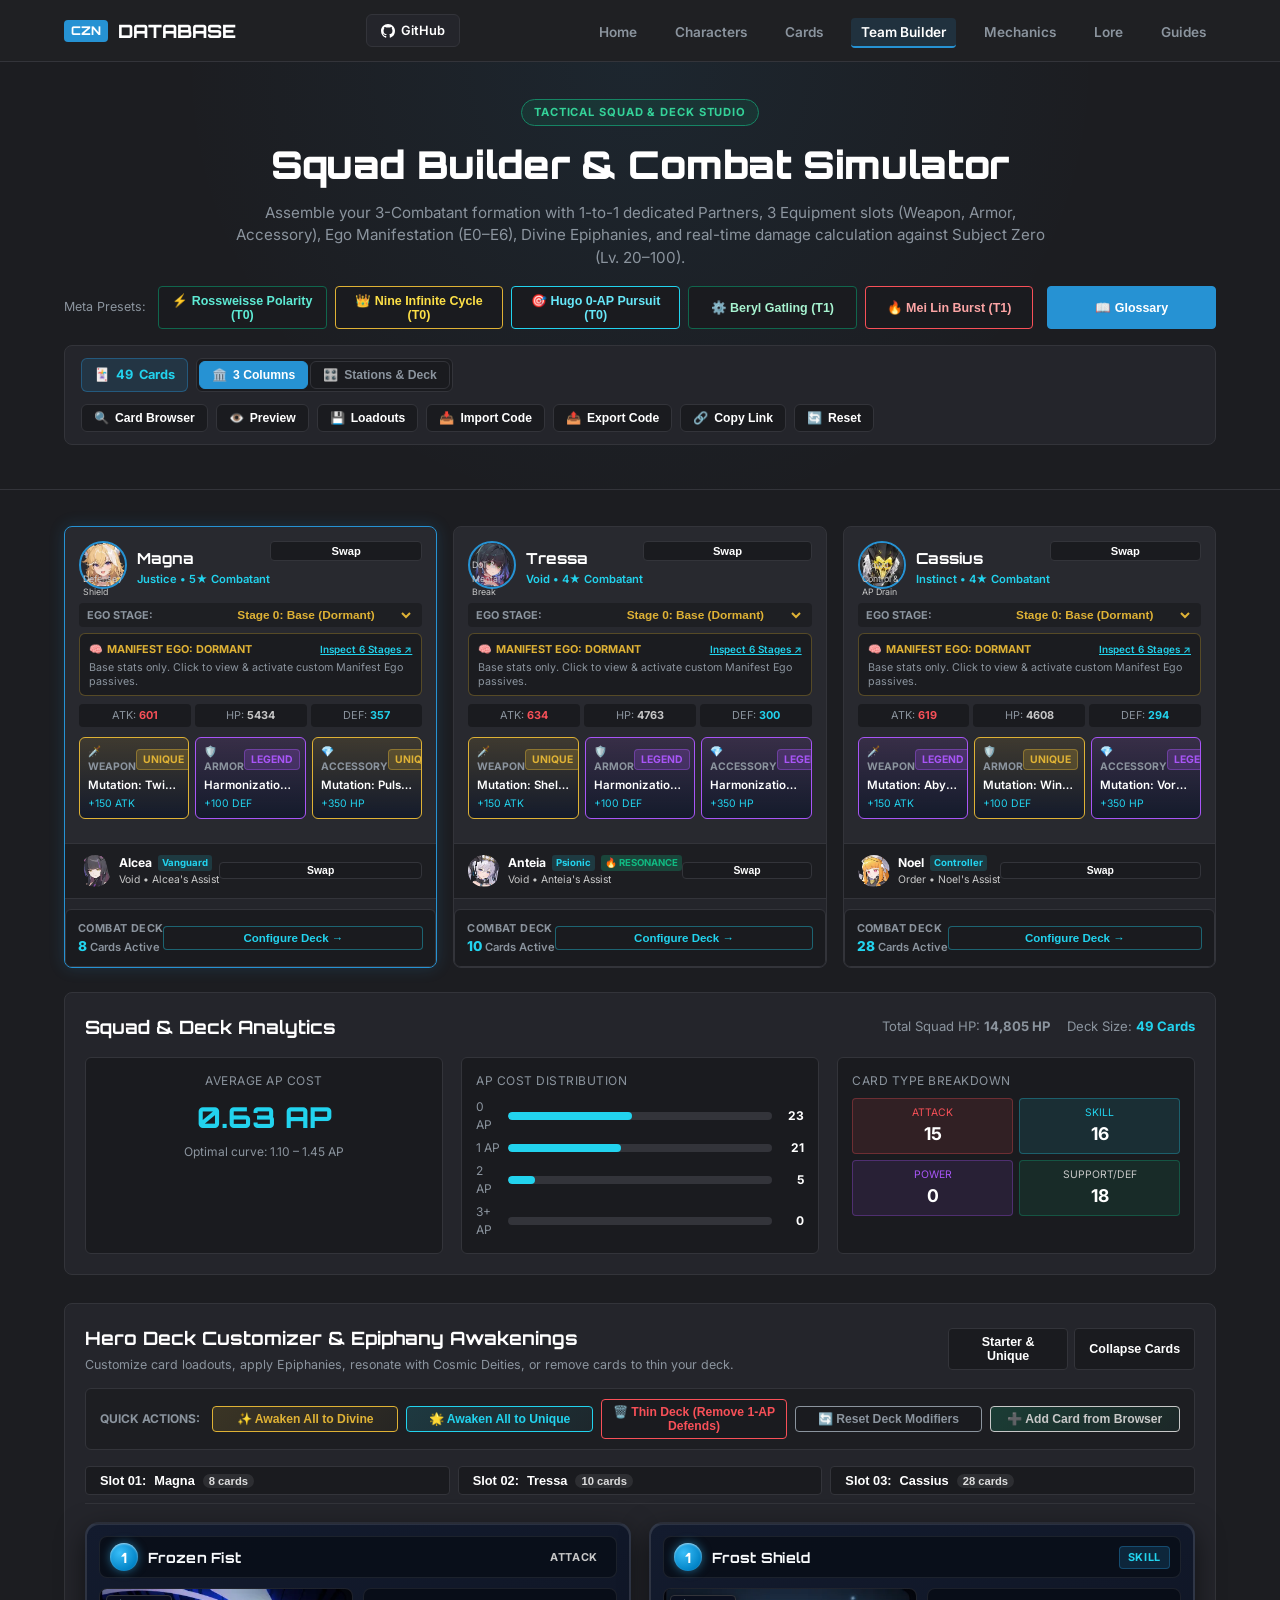
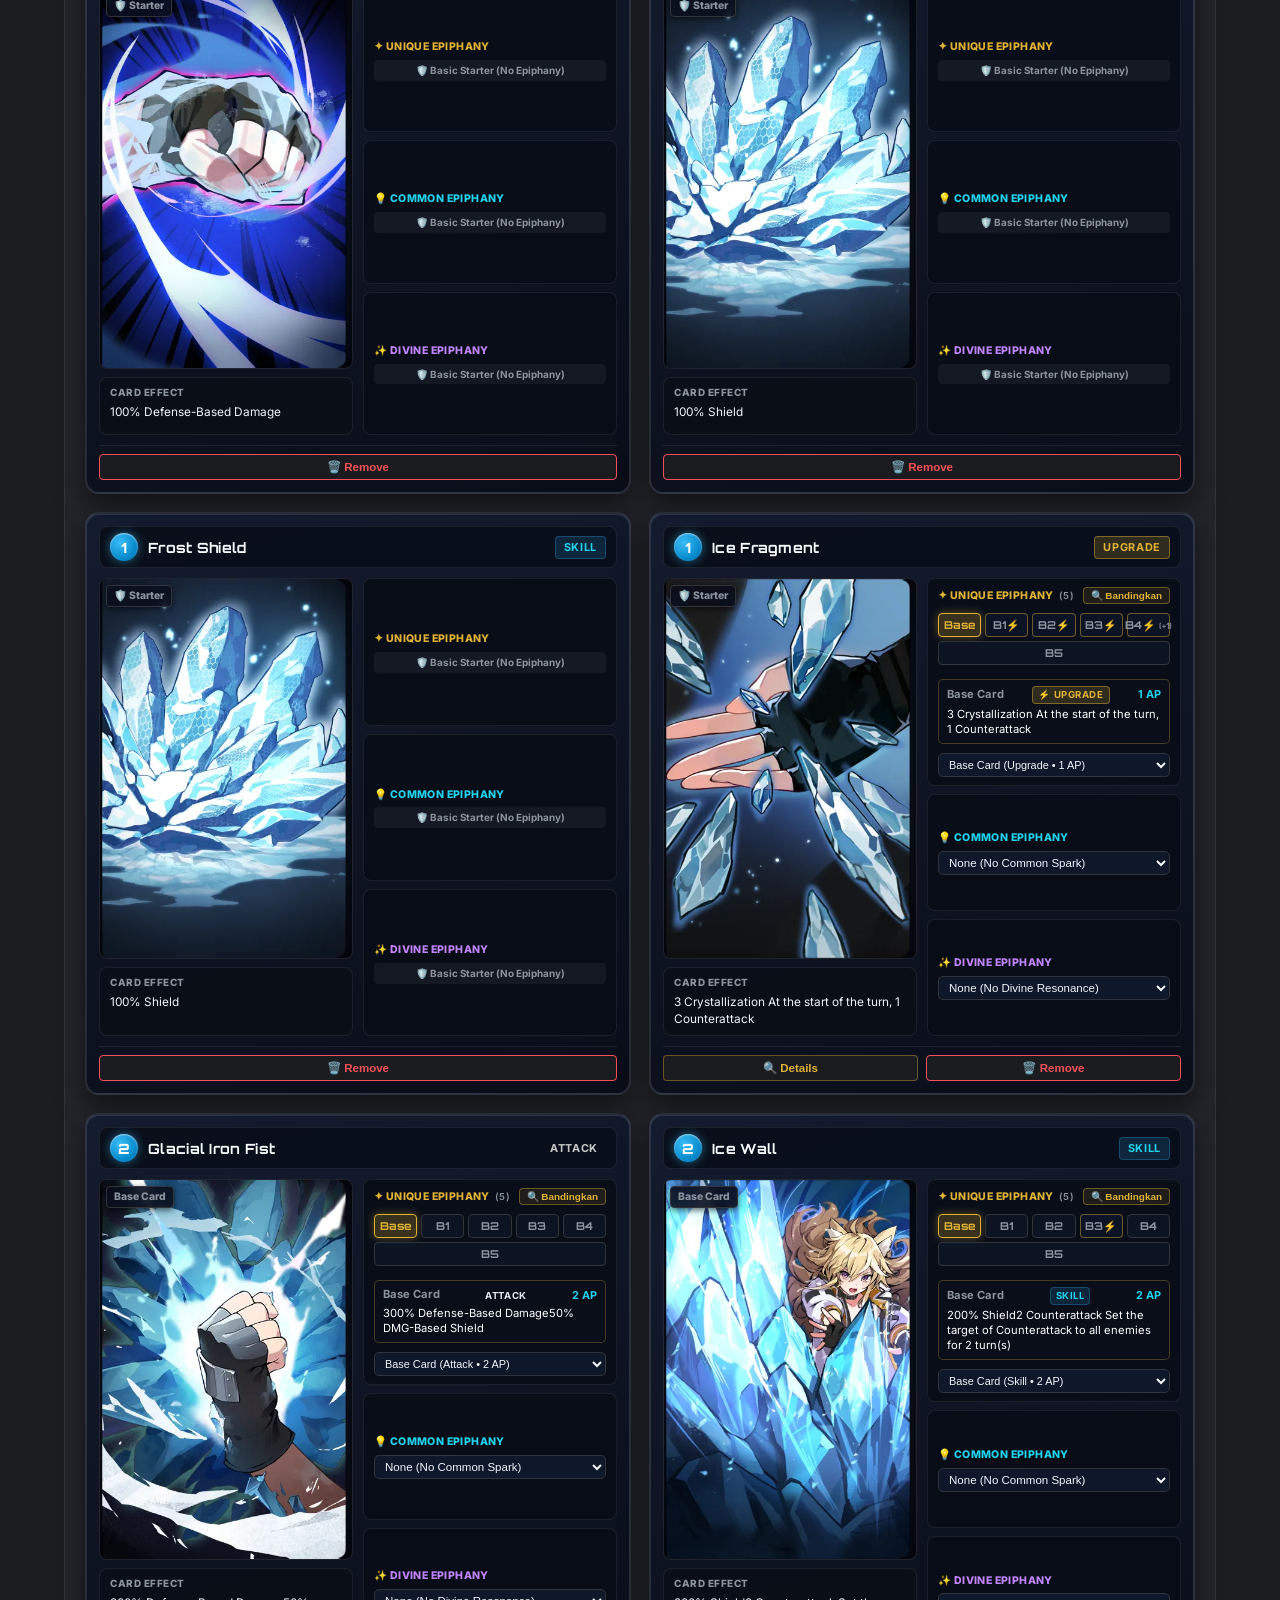
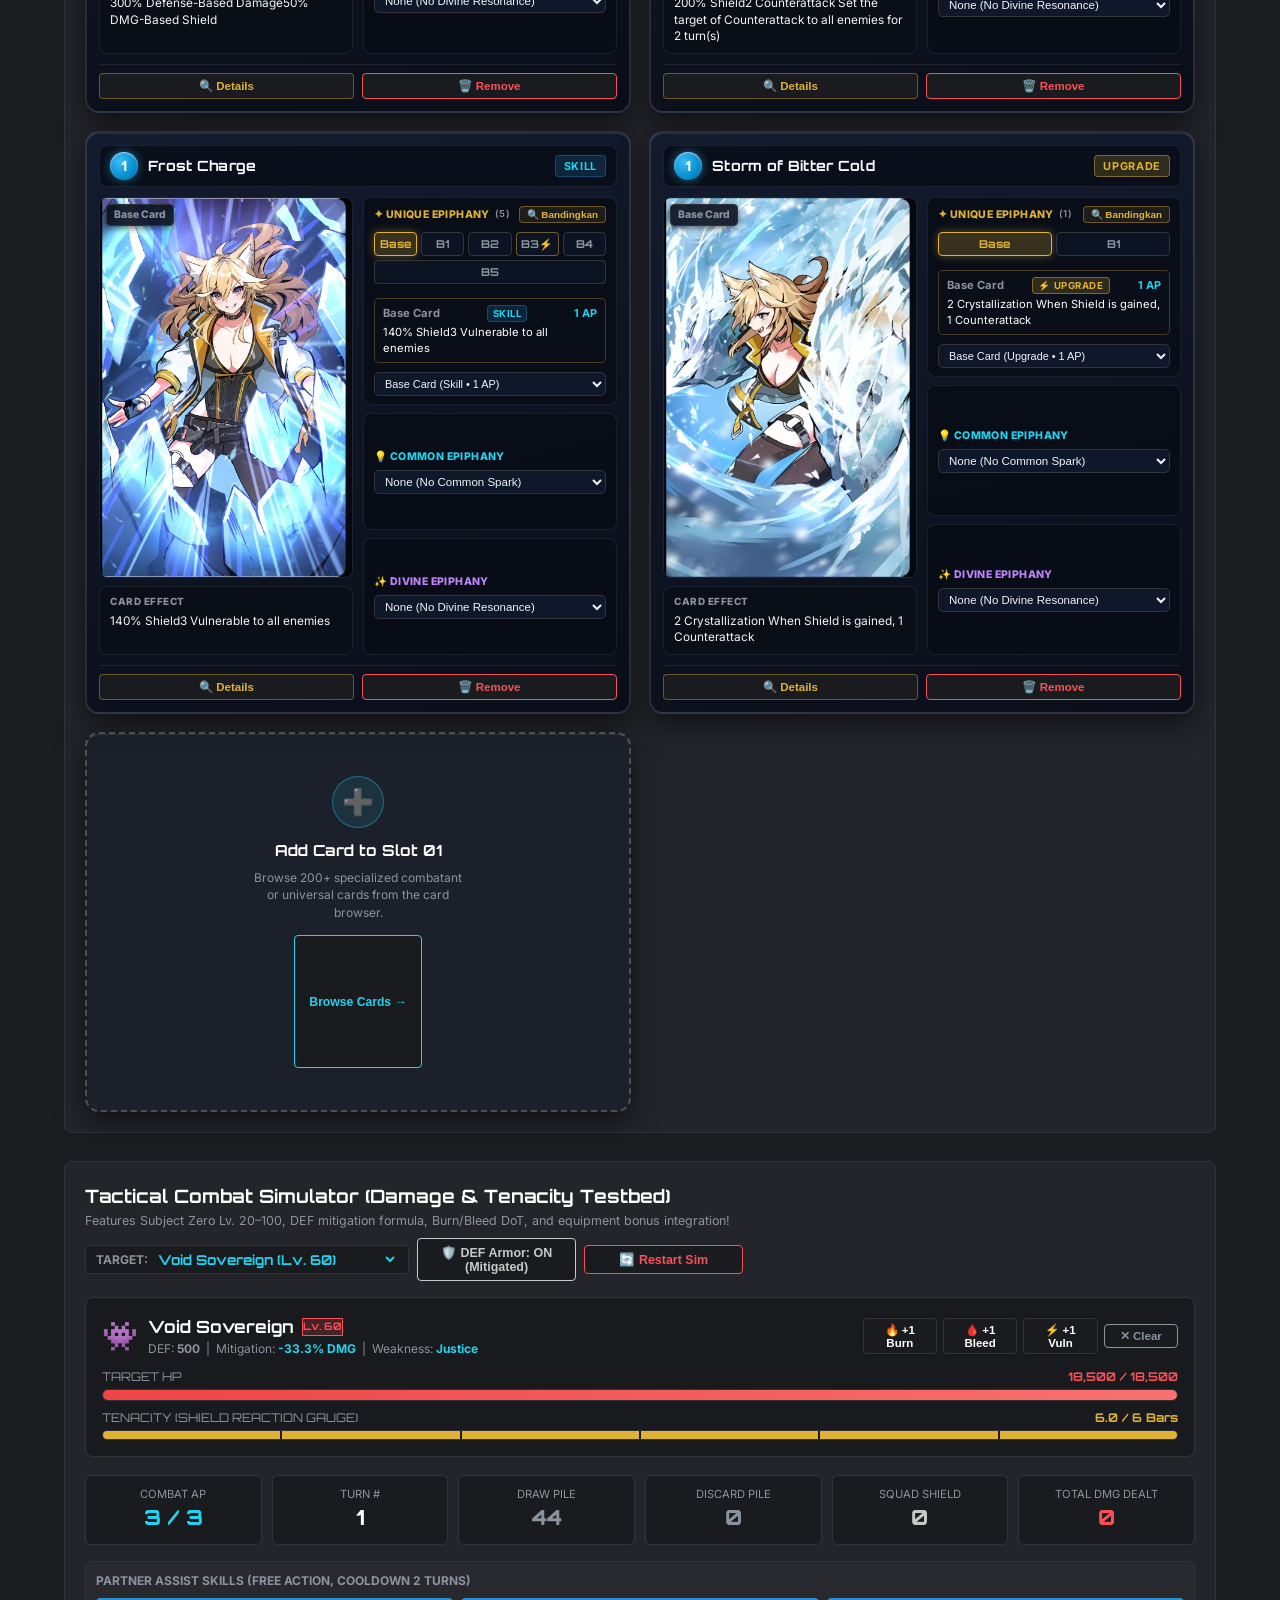
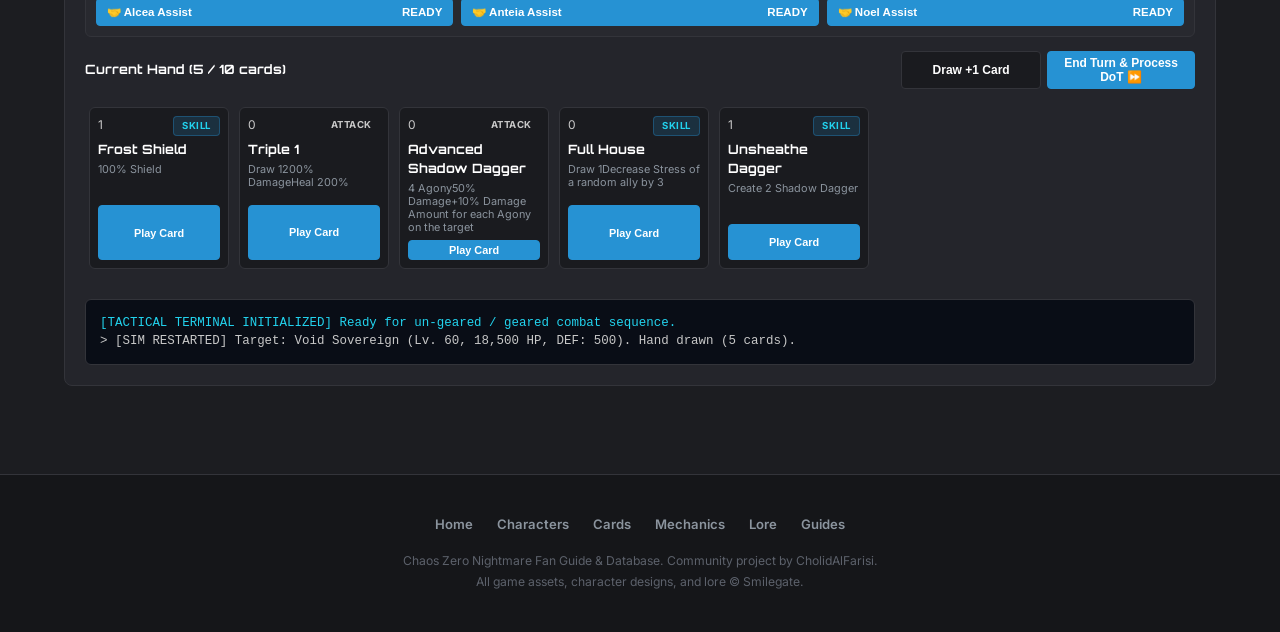
<file: teambuilder.html>
<!DOCTYPE html>
<html lang="en">
<head>
<meta charset="UTF-8">
<meta name="viewport" content="width=device-width, initial-scale=1.0">
<meta name="robots" content="noindex, nofollow, noarchive, nosnippet">
<title>Team &amp; Deck Builder — Chaos Zero Nightmare</title>
<link rel="preconnect" href="https://fonts.googleapis.com">
<link rel="preconnect" href="https://fonts.gstatic.com" crossorigin>
<link href="https://fonts.googleapis.com/css2?family=Inter:wght@400;500;600;700&family=Orbitron:wght@600;700;800;900&display=swap" rel="stylesheet">
<link rel="stylesheet" href="style.css?v=2">
<script src="teambuilder-data.js"></script>
</head>
<body>
<nav>
  <div class="nav-top">
    <a href="index.html" class="nav-brand"><span>CZN</span> DATABASE</a>
    <a href="https://github.com/CholidAlFarisi/czn-fan-guide" target="_blank" class="nav-btn">
      <svg width="14" height="14" viewBox="0 0 16 16" fill="currentColor"><path d="M8 0C3.58 0 0 3.58 0 8c0 3.54 2.29 6.53 5.47 7.59.4.07.55-.17.55-.38 0-.19-.01-.82-.01-1.49-2.01.37-2.53-.49-2.69-.94-.09-.23-.48-.94-.82-1.13-.28-.15-.68-.52-.01-.53.63-.01 1.08.58 1.23.82.72 1.21 1.87.87 2.33.66.07-.52.28-.87.51-1.07-1.78-.2-3.64-.89-3.64-3.95 0-.87.31-1.59.82-2.15-.08-.2-.36-1.02.08-2.12 0 0 .67-.21 2.2.82.64-.18 1.32-.27 2-.27.68 0 1.36.09 2 .27 1.53-1.04 2.2-.82 2.2-.82.44 1.1.16 1.92.08 2.12.51.56.82 1.27.82 2.15 0 3.07-1.87 3.75-3.65 3.95.29.25.54.73.54 1.48 0 1.07-.01 1.93-.01 2.2 0 .21.15.46.55.38A8.013 8.013 0 0016 8c0-4.42-3.58-8-8-8z"/></svg>
      GitHub
    </a>
  </div>
  <ul class="nav-links">
    <li><a href="index.html" class="">Home</a></li> <li><a href="characters.html" class="">Characters</a></li> <li><a href="cards.html" class="">Cards</a></li> <li><a href="teambuilder.html" class="active">Team Builder</a></li> <li><a href="mechanics.html" class="">Mechanics</a></li> <li><a href="lore.html" class="">Lore</a></li> <li><a href="guides.html" class="">Guides</a></li>
  </ul>
</nav>

<main>
  <header class="page-header" style="text-align:center; padding: 36px 5vw 24px;">
    <div class="page-pill">Tactical Squad &amp; Deck Studio</div>
    <h1>Squad Builder &amp; Combat Simulator</h1>
    <p style="max-width:820px; margin:0 auto 16px; color:var(--muted); line-height:1.5;">
      Assemble your 3-Combatant formation with 1-to-1 dedicated Partners, 3 Equipment slots (Weapon, Armor, Accessory), Ego Manifestation (E0–E6), Divine Epiphanies, and real-time damage calculation against Subject Zero (Lv. 20–100).
    </p>

    <!-- Top Presets Bar -->
    <div style="display:flex; justify-content:center; gap:8px; flex-wrap:wrap; margin-bottom:12px;">
      <span style="font-size:0.78rem; color:var(--muted); align-self:center; margin-right:4px;">Meta Presets:</span>
      <button class="builder-btn" style="border-color:#10664d; color:#5eead4;" onclick="loadPreset('rossweisse_polarity')">⚡ Rossweisse Polarity (T0)</button>
      <button class="builder-btn" style="border-color:#dfb235; color:#fde047;" onclick="loadPreset('nine_infinite_cycle')">👑 Nine Infinite Cycle (T0)</button>
      <button class="builder-btn" style="border-color:#22d3ee; color:#67e8f9;" onclick="loadPreset('hugo_pursuit_flow')">🎯 Hugo 0-AP Pursuit (T0)</button>
      <button class="builder-btn" style="border-color:#10664d; color:#a7f3d0;" onclick="loadPreset('beryl_gatling_multihit')">⚙️ Beryl Gatling (T1)</button>
      <button class="builder-btn" style="border-color:#f85058; color:#fca5a5;" onclick="loadPreset('mei_lin_flame_burst')">🔥 Mei Lin Burst (T1)</button>
      <button class="builder-btn builder-btn-primary" style="margin-left:6px;" onclick="openGlossaryModal()">📖 Glossary</button>
    </div>

    <!-- Active Preset Playbook Banner -->
    <div class="container" style="max-width:1200px; padding:0; margin-bottom:16px;">
      <div id="presetPlaybookBanner" style="display:none; background:linear-gradient(135deg, rgba(16,102,77,0.18), var(--panel)); border:1px solid #10664d; border-radius:8px; padding:18px 22px; transition:all 0.3s ease;">
        <!-- Injected via loadPreset() -->
      </div>
    </div>

    <!-- CZNMETADECKS BUILDER TOOLBAR -->
    <div class="container" style="max-width:1200px; padding:0;">
      <div class="builder-toolbar">
        <div class="toolbar-left">
          <div class="card-counter-badge" id="toolbarCardCounter">
            <span>🃏</span> <strong id="tbCardCount">24</strong> Cards
          </div>
          <div style="display:inline-flex; background:var(--card-inner); border:1px solid var(--panel-border); border-radius:6px; padding:2px; gap:2px;">
            <button class="layout-toggle-btn active" id="btnViewColumns" onclick="setViewMode('columns')">
              <span>🏛️</span> 3 Columns
            </button>
            <button class="layout-toggle-btn" id="btnViewStations" onclick="setViewMode('stations')">
              <span>🎛️</span> Stations &amp; Deck
            </button>
          </div>
        </div>

        <div class="toolbar-right">
          <button class="toolbar-action-btn" onclick="openCardBrowser(1)">
            <span>🔍</span> Card Browser
          </button>
          <button class="toolbar-action-btn" onclick="openPreviewModal()">
            <span>👁️</span> Preview
          </button>
          <button class="toolbar-action-btn" onclick="openLoadoutsModal()">
            <span>💾</span> Loadouts
          </button>
          <button class="toolbar-action-btn" onclick="openImportModal()">
            <span>📥</span> Import Code
          </button>
          <button class="toolbar-action-btn" onclick="openExportModal()">
            <span>📤</span> Export Code
          </button>
          <button class="toolbar-action-btn" onclick="copyShareLink()">
            <span>🔗</span> Copy Link
          </button>
          <button class="toolbar-action-btn btn-reset" onclick="resetSquad()">
            <span>🔄</span> Reset
          </button>
        </div>
      </div>
    </div>
  </header>

  <div class="container">
    <!-- VIEW CONTAINER: 3-COLUMNS LANES (cznmetadecks style) -->
    <div id="squadColumnsContainer" class="squad-columns-layout" style="display:grid;">
      <!-- Generated by JS: 3 vertical lanes with hero, gear, partner, and stacked cards -->
    </div>

    <!-- VIEW CONTAINER: COMPACT STATIONS GRID -->
    <div id="squadStationsContainer" class="squad-stations-grid" style="display:none; margin-bottom:28px;">
      <!-- Generated by JS: 3 dual stations -->
    </div>

    <!-- SECTION 2: LIVE DECK ANALYTICS & SQUAD HEALTH -->
    <div style="background:var(--panel); border:1px solid var(--panel-border); border-radius:8px; padding:20px; margin-bottom:28px;">
      <div style="display:flex; justify-content:space-between; align-items:center; margin-bottom:16px; flex-wrap:wrap; gap:8px;">
        <h3 style="font-family:'Orbitron',sans-serif; font-size:1.15rem; color:var(--text); margin:0;">Squad &amp; Deck Analytics</h3>
        <div style="display:flex; gap:16px; align-items:center; flex-wrap:wrap;">
          <div style="font-size:0.82rem; color:var(--muted);">Total Squad HP: <strong style="color:var(--emerald);" id="totalSquadHpLabel">1,250 HP</strong></div>
          <div style="font-size:0.82rem; color:var(--muted);">Deck Size: <strong style="color:var(--cyan);" id="totalDeckSizeLabel">24 / 24 Cards</strong></div>
        </div>
      </div>

      <div style="display:grid; grid-template-columns:repeat(auto-fit, minmax(220px, 1fr)); gap:18px;">
        <!-- Average AP Cost -->
        <div style="background:var(--card-inner); border:1px solid var(--panel-border); border-radius:6px; padding:14px; text-align:center;">
          <div style="font-size:0.75rem; color:var(--muted); text-transform:uppercase; letter-spacing:0.5px; margin-bottom:6px;">Average AP Cost</div>
          <div style="font-family:'Orbitron',sans-serif; font-size:1.8rem; font-weight:800; color:var(--cyan);" id="avgApCostLabel">1.25 AP</div>
          <div style="font-size:0.75rem; color:var(--muted); margin-top:4px;">Optimal curve: 1.10 – 1.45 AP</div>
        </div>

        <!-- AP Curve Distribution -->
        <div style="background:var(--card-inner); border:1px solid var(--panel-border); border-radius:6px; padding:14px;">
          <div style="font-size:0.75rem; color:var(--muted); text-transform:uppercase; letter-spacing:0.5px; margin-bottom:8px;">AP Cost Distribution</div>
          <div style="display:flex; flex-direction:column; gap:5px;" id="apDistributionBars">
            <!-- Bars generated by JS -->
          </div>
        </div>

        <!-- Card Type Breakdown -->
        <div style="background:var(--card-inner); border:1px solid var(--panel-border); border-radius:6px; padding:14px;">
          <div style="font-size:0.75rem; color:var(--muted); text-transform:uppercase; letter-spacing:0.5px; margin-bottom:8px;">Card Type Breakdown</div>
          <div style="display:grid; grid-template-columns:1fr 1fr; gap:6px;" id="cardTypeBreakdown">
            <!-- Type pills generated by JS -->
          </div>
        </div>
      </div>
    </div>

    <!-- SECTION 3: DECK CUSTOMIZER & CARD MODIFICATIONS -->
    <div id="deckCustomizerContainer" style="background:var(--panel); border:1px solid var(--panel-border); border-radius:8px; padding:20px; margin-bottom:28px;">
      <div style="display:flex; justify-content:space-between; align-items:center; margin-bottom:14px; flex-wrap:wrap; gap:8px;">
        <div>
          <h3 style="font-family:'Orbitron',sans-serif; font-size:1.15rem; color:var(--text); margin:0 0 4px 0;">Hero Deck Customizer &amp; Epiphany Awakenings</h3>
          <p style="font-size:0.78rem; color:var(--muted); margin:0;">
            Customize card loadouts, apply Epiphanies, resonate with Cosmic Deities, or remove cards to thin your deck.
          </p>
        </div>

        <!-- Mode selector tabs -->
        <div style="display:flex; gap:6px;">
          <button class="builder-btn active" id="btnModeNormal" onclick="setDeckMode('normal')">Starter &amp; Unique</button>
          <button class="builder-btn" id="btnModeCollapse" onclick="setDeckMode('collapse')">Collapse Cards</button>
        </div>
      </div>

      <!-- Quick Deck Awaken / Optimize Buttons -->
      <div style="display:flex; gap:8px; flex-wrap:wrap; align-items:center; margin-bottom:16px; background:rgba(0,0,0,0.2); padding:10px 14px; border-radius:6px; border:1px solid var(--panel-border);">
        <span style="font-size:0.75rem; font-weight:700; color:var(--muted); text-transform:uppercase; margin-right:4px;">Quick Actions:</span>
        <button class="builder-btn" style="background:linear-gradient(135deg, rgba(223,178,53,0.15), rgba(223,178,53,0.05)); border-color:#dfb235; color:#dfb235; font-size:0.76rem; padding:5px 10px;" onclick="quickAwakenAllDivine()">
          ✨ Awaken All to Divine
        </button>
        <button class="builder-btn" style="background:linear-gradient(135deg, rgba(34,211,238,0.15), rgba(34,211,238,0.05)); border-color:#22d3ee; color:#22d3ee; font-size:0.76rem; padding:5px 10px;" onclick="quickAwakenAllUnique()">
          🌟 Awaken All to Unique
        </button>
        <button class="builder-btn" style="border-color:var(--red); color:var(--red); font-size:0.76rem; padding:5px 10px;" onclick="quickOptimizeRemoveDefends()">
          🗑️ Thin Deck (Remove 1-AP Defends)
        </button>
        <button class="builder-btn" style="border-color:var(--muted); color:var(--muted); font-size:0.76rem; padding:5px 10px;" onclick="quickResetHeroDeck()">
          🔄 Reset Deck Modifiers
        </button>
        <button class="builder-btn" style="background:linear-gradient(135deg, rgba(16,185,129,0.2), rgba(16,185,129,0.06)); border-color:var(--emerald); color:var(--emerald); font-size:0.76rem; padding:5px 12px; font-weight:700; margin-left:auto;" onclick="openCardBrowser(activeHeroSlotIndex + 1)">
          ➕ Add Card from Browser
        </button>
      </div>

      <!-- Active Hero Tabs -->
      <div style="display:flex; gap:8px; border-bottom:1px solid var(--panel-border); margin-bottom:18px; padding-bottom:8px;" id="deckHeroTabs">
        <!-- Generated by JS -->
      </div>

      <!-- Card Grid for Selected Hero -->
      <div class="game-card-grid" id="deckCardGrid">
        <!-- Rendered by JS -->
      </div>
    </div>

    <!-- SECTION 4: COMBAT TURN SIMULATOR (SUBJECT ZERO) -->
    <div id="combatSimulatorSection" class="sim-card" style="background:var(--panel); border:1px solid var(--panel-border); border-radius:8px; padding:20px; margin-bottom:28px;">
      <div style="display:flex; justify-content:space-between; align-items:center; margin-bottom:16px; flex-wrap:wrap; gap:8px;">
        <div>
          <h3 style="font-family:'Orbitron',sans-serif; font-size:1.15rem; color:var(--text); margin:0 0 2px 0;">Tactical Combat Simulator (Damage &amp; Tenacity Testbed)</h3>
          <p style="font-size:0.78rem; color:var(--muted); margin:0;">
            Features Subject Zero Lv. 20–100, DEF mitigation formula, Burn/Bleed DoT, and equipment bonus integration!
          </p>
        </div>

        <div style="display:flex; gap:8px; align-items:center; flex-wrap:wrap;">
          <!-- Target Dummy Level Selector -->
          <div style="display:inline-flex; align-items:center; gap:6px; background:var(--card-inner); border:1px solid var(--panel-border); border-radius:4px; padding:4px 10px;">
            <label for="dummyLevelSelect" style="font-size:0.75rem; color:var(--muted); font-weight:700;">TARGET:</label>
            <select id="dummyLevelSelect" style="background:transparent; border:none; color:var(--cyan); font-family:'Orbitron',sans-serif; font-size:0.85rem; font-weight:700; cursor:pointer;" onchange="changeDummyLevel(this.value)">
              <option value="20">Subject Zero (Lv. 20)</option>
              <option value="40">Abyss Warden (Lv. 40)</option>
              <option value="60" selected>Void Sovereign (Lv. 60)</option>
              <option value="80">Nightmare Dreadfiend (Lv. 80)</option>
              <option value="100">Calamity Harbinger (Lv. 100)</option>
            </select>
          </div>

          <!-- DEF Mitigation Toggle -->
          <button class="builder-btn" id="btnToggleDef" style="font-size:0.78rem; padding:6px 12px; border-color:var(--emerald); color:var(--emerald);" onclick="toggleApplyDef()">
            🛡️ DEF Armor: <span id="defToggleLabel">ON (Mitigated)</span>
          </button>
          <button class="builder-btn" style="border-color:var(--red); color:var(--red);" onclick="simReset()">🔄 Restart Sim</button>
        </div>
      </div>

      <!-- TARGET DUMMY HUD -->
      <div style="background:rgba(0,0,0,0.3); border:1px solid var(--panel-border); border-radius:8px; padding:16px; margin-bottom:18px;">
        <div style="display:flex; justify-content:space-between; align-items:center; margin-bottom:10px; flex-wrap:wrap; gap:8px;">
          <div style="display:flex; align-items:center; gap:10px;">
            <div style="font-size:1.8rem;">👾</div>
            <div>
              <div style="font-family:'Orbitron',sans-serif; font-size:1.05rem; font-weight:700; color:var(--text); display:flex; align-items:center; gap:8px;">
                <span id="dummyNameDisplay">Void Sovereign</span>
                <span class="badge-tag" style="background:rgba(239,68,68,0.2); color:var(--red); border:1px solid var(--red); font-size:0.65rem;" id="dummyLevelBadge">Lv. 60</span>
                <span id="ravageStateBadge" class="badge-tag" style="display:none; background:#dfb235; color:#0f172a; font-weight:800; font-size:0.68rem; animation:pulse 1.5s infinite;">⚡ RAVAGE ACTIVE (+100% DMG)</span>
              </div>
              <div style="font-size:0.75rem; color:var(--muted);">
                DEF: <strong style="color:var(--emerald);" id="dummyDefValue">500</strong> &nbsp;|&nbsp;
                Mitigation: <strong style="color:var(--cyan);" id="dummyMitigationLabel">-33.3% DMG</strong> &nbsp;|&nbsp;
                Weakness: <strong style="color:var(--cyan);" id="dummyWeaknessLabel">Random / Neutral</strong>
              </div>
            </div>
          </div>

          <!-- Debuff Stacks Controls -->
          <div style="display:flex; gap:6px; align-items:center;">
            <button class="builder-btn" style="padding:4px 8px; font-size:0.72rem;" onclick="addDebuff('burn', 1)">🔥 +1 Burn</button>
            <button class="builder-btn" style="padding:4px 8px; font-size:0.72rem;" onclick="addDebuff('bleed', 1)">🩸 +1 Bleed</button>
            <button class="builder-btn" style="padding:4px 8px; font-size:0.72rem;" onclick="addDebuff('vuln', 1)">⚡ +1 Vuln</button>
            <button class="builder-btn" style="padding:4px 8px; font-size:0.72rem; border-color:var(--muted); color:var(--muted);" onclick="clearDebuffs()">✕ Clear</button>
          </div>
        </div>

        <!-- Health Bar -->
        <div style="margin-bottom:8px;">
          <div style="display:flex; justify-content:space-between; font-size:0.75rem; font-family:'Orbitron',sans-serif; margin-bottom:3px;">
            <span style="color:var(--muted);">TARGET HP</span>
            <span id="dummyHpNum" style="color:var(--red); font-weight:700;">18,500 / 18,500</span>
          </div>
          <div style="background:var(--card-inner); height:12px; border-radius:6px; overflow:hidden; border:1px solid rgba(255,255,255,0.1);">
            <div id="dummyHpBar" style="width:100%; height:100%; background:linear-gradient(90deg, #ef4444, #f87171); transition:width 0.3s ease;"></div>
          </div>
        </div>

        <!-- Tenacity Gauge -->
        <div>
          <div style="display:flex; justify-content:space-between; font-size:0.75rem; font-family:'Orbitron',sans-serif; margin-bottom:3px;">
            <span style="color:var(--muted);">TENACITY (SHIELD REACTION GAUGE)</span>
            <span id="dummyTenacityNum" style="color:#dfb235; font-weight:700;">6.0 / 6 Bars</span>
          </div>
          <div style="background:var(--card-inner); height:10px; border-radius:5px; overflow:hidden; border:1px solid rgba(255,255,255,0.1); display:flex; gap:2px;" id="dummyTenacityBarSegments">
            <!-- 6 Segments rendered by JS -->
          </div>
        </div>
      </div>

      <!-- SQUAD STATUS BAR (AP, HAND, TURN, STATS) -->
      <div style="display:grid; grid-template-columns:repeat(auto-fit, minmax(130px, 1fr)); gap:10px; margin-bottom:16px;">
        <div style="background:var(--card-inner); border:1px solid var(--panel-border); border-radius:6px; padding:10px; text-align:center;">
          <div style="font-size:0.7rem; color:var(--muted); text-transform:uppercase;">Combat AP</div>
          <div style="font-family:'Orbitron',sans-serif; font-size:1.3rem; font-weight:800; color:var(--cyan);" id="simApLabel">3 / 3</div>
        </div>
        <div style="background:var(--card-inner); border:1px solid var(--panel-border); border-radius:6px; padding:10px; text-align:center;">
          <div style="font-size:0.7rem; color:var(--muted); text-transform:uppercase;">Turn #</div>
          <div style="font-family:'Orbitron',sans-serif; font-size:1.3rem; font-weight:800; color:var(--text);" id="simTurnLabel">1</div>
        </div>
        <div style="background:var(--card-inner); border:1px solid var(--panel-border); border-radius:6px; padding:10px; text-align:center;">
          <div style="font-size:0.7rem; color:var(--muted); text-transform:uppercase;">Draw Pile</div>
          <div style="font-family:'Orbitron',sans-serif; font-size:1.3rem; font-weight:800; color:var(--muted);" id="simDrawPileLabel">19</div>
        </div>
        <div style="background:var(--card-inner); border:1px solid var(--panel-border); border-radius:6px; padding:10px; text-align:center;">
          <div style="font-size:0.7rem; color:var(--muted); text-transform:uppercase;">Discard Pile</div>
          <div style="font-family:'Orbitron',sans-serif; font-size:1.3rem; font-weight:800; color:var(--muted);" id="simDiscardPileLabel">0</div>
        </div>
        <div style="background:var(--card-inner); border:1px solid var(--panel-border); border-radius:6px; padding:10px; text-align:center;">
          <div style="font-size:0.7rem; color:var(--muted); text-transform:uppercase;">Squad Shield</div>
          <div style="font-family:'Orbitron',sans-serif; font-size:1.3rem; font-weight:800; color:var(--emerald);" id="simSquadShieldLabel">0</div>
        </div>
        <div style="background:var(--card-inner); border:1px solid var(--panel-border); border-radius:6px; padding:10px; text-align:center;">
          <div style="font-size:0.7rem; color:var(--muted); text-transform:uppercase;">Total DMG Dealt</div>
          <div style="font-family:'Orbitron',sans-serif; font-size:1.3rem; font-weight:800; color:var(--red);" id="simTotalDmgLabel">0</div>
        </div>
      </div>

      <!-- PARTNER ASSIST ACTIVATION BAR -->
      <div style="margin-bottom:14px; background:rgba(255,255,255,0.02); border:1px solid var(--panel-border); border-radius:6px; padding:10px;">
        <div style="display:flex; justify-content:space-between; align-items:center; margin-bottom:8px;">
          <span style="font-size:0.75rem; font-weight:700; color:var(--muted); text-transform:uppercase;">Partner Assist Skills (Free Action, Cooldown 2 Turns)</span>
        </div>
        <div style="display:grid; grid-template-columns:repeat(auto-fit, minmax(200px, 1fr)); gap:8px;" id="simPartnerAssistContainer">
          <!-- Rendered by JS -->
        </div>
      </div>

      <!-- HAND CARDS DISPLAY -->
      <div style="margin-bottom:16px;">
        <div style="display:flex; justify-content:space-between; align-items:center; margin-bottom:8px;">
          <span style="font-size:0.8rem; font-weight:700; color:var(--text); font-family:'Orbitron',sans-serif;">Current Hand (<span id="simHandCountLabel">5</span> / 10 cards)</span>
          <div style="display:flex; gap:6px;">
            <button class="builder-btn" style="padding:4px 10px; font-size:0.75rem;" onclick="simDrawOpening()">Draw +1 Card</button>
            <button class="builder-btn builder-btn-primary" style="padding:4px 14px; font-size:0.75rem;" onclick="simEndTurn()">End Turn &amp; Process DoT ⏩</button>
          </div>
        </div>
        <div style="display:flex; gap:10px; overflow-x:auto; padding:10px 4px 14px 4px; min-height:160px; align-items:stretch;" id="simHandCardsContainer">
          <!-- Hand cards rendered by JS -->
        </div>
      </div>

      <!-- TERMINAL & DAMAGE MATH AUDIT LOG -->
      <div style="background:#090d16; border:1px solid var(--panel-border); border-radius:6px; padding:14px; font-family:'Courier New', monospace; font-size:0.78rem; line-height:1.45; max-height:220px; overflow-y:auto;" id="simTerminalLog">
        <div style="color:var(--cyan);">[TACTICAL TERMINAL INITIALIZED] Ready for un-geared / geared combat sequence.</div>
      </div>
    </div>
  </div>
</main>

<footer>
  <div class="f-links">
    <a href="index.html">Home</a>
    <a href="characters.html">Characters</a>
    <a href="cards.html">Cards</a>
    <a href="mechanics.html">Mechanics</a>
    <a href="lore.html">Lore</a>
    <a href="guides.html">Guides</a>
  </div>
  <p>Chaos Zero Nightmare Fan Guide &amp; Database. Community project by CholidAlFarisi.<br>All game assets, character designs, and lore © Smilegate.</p>
</footer>

<!-- MODALS -->
<!-- MODAL: SELECT HERO -->
<div class="builder-modal-backdrop" id="modalHeroPicker">
  <div class="builder-modal-content">
    <div style="display:flex; justify-content:space-between; align-items:center; margin-bottom:14px;">
      <h3 style="font-family:'Orbitron',sans-serif; font-size:1.15rem; color:var(--text); margin:0;" id="heroModalTitle">Select Combatant for Squad</h3>
      <button class="builder-btn" style="flex:none; padding:4px 10px;" onclick="closeHeroModal()">✕</button>
    </div>

    <div style="display:flex; gap:10px; margin-bottom:14px; flex-wrap:wrap;">
      <input type="text" id="heroSearchInput" placeholder="Search combatant name..." style="flex:1; min-width:180px; padding:8px 12px; background:var(--card-inner); border:1px solid var(--panel-border); border-radius:4px; color:#fff; font-size:0.85rem;" oninput="filterHeroPicker()">
      <select id="heroElementFilter" style="padding:8px 12px; background:var(--card-inner); border:1px solid var(--panel-border); border-radius:4px; color:#fff; font-size:0.85rem;" onchange="filterHeroPicker()">
        <option value="all">All Elements</option>
        <option value="Passion">Passion (Red)</option>
        <option value="Order">Order (Yellow)</option>
        <option value="Justice">Justice (Green)</option>
        <option value="Void">Void (Purple)</option>
        <option value="Instinct">Instinct (Cyan)</option>
      </select>
      <select id="heroRoleFilter" style="padding:8px 12px; background:var(--card-inner); border:1px solid var(--panel-border); border-radius:4px; color:#fff; font-size:0.85rem;" onchange="filterHeroPicker()">
        <option value="all">All Roles</option>
        <option value="Vanguard">🛡️ Vanguard</option>
        <option value="Striker">⚔️ Striker</option>
        <option value="Hunter">🏹 Hunter</option>
        <option value="Ranger">🎯 Ranger</option>
        <option value="Psionic">🔮 Psionic</option>
        <option value="Controller">✨ Controller</option>
      </select>
      <select id="heroRarityFilter" style="padding:8px 12px; background:var(--card-inner); border:1px solid var(--panel-border); border-radius:4px; color:#fff; font-size:0.85rem;" onchange="filterHeroPicker()">
        <option value="all">All Rarities</option>
        <option value="5">5★ Only</option>
        <option value="4">4★ Only</option>
      </select>
    </div>

    <div class="hero-picker-grid" id="heroPickerGrid">
      <!-- Generated by JS -->
    </div>
  </div>
</div>

<!-- MODAL: SELECT PARTNER -->
<div class="builder-modal-backdrop" id="modalPartnerPicker">
  <div class="builder-modal-content">
    <div style="display:flex; justify-content:space-between; align-items:center; margin-bottom:12px;">
      <h3 style="font-family:'Orbitron',sans-serif; font-size:1.15rem; color:var(--text); margin:0;" id="partnerModalTitle">Assign Partner to Combatant</h3>
      <button class="builder-btn" style="flex:none; padding:4px 10px;" onclick="closePartnerModal()">✕</button>
    </div>

    <!-- CLASS MATCH RULE BANNER -->
    <div style="background:rgba(34,211,238,0.08); border:1px solid rgba(34,211,238,0.25); border-radius:6px; padding:10px 14px; margin-bottom:12px; display:flex; justify-content:space-between; align-items:center; flex-wrap:wrap; gap:8px;">
      <div>
        <div style="font-size:0.8rem; font-weight:700; color:var(--cyan); display:flex; align-items:center; gap:6px;">
          <span>⚖️ Class Match Rule</span>
        </div>
        <div style="font-size:0.72rem; color:var(--muted); margin-top:2px;" id="partnerModalRuleText">
          Combatants can only equip Partners of the same Class (Hunter &harr; Hunter, Vanguard &harr; Vanguard, etc.).
        </div>
      </div>
      <label style="font-size:0.72rem; color:var(--text); display:flex; align-items:center; gap:6px; cursor:pointer;">
        <input type="checkbox" id="partnerShowAllCheckbox" onchange="filterPartnerPicker()">
        <span>Show Incompatible Classes</span>
      </label>
    </div>

    <div style="display:flex; gap:10px; margin-bottom:14px; flex-wrap:wrap;">
      <input type="text" id="partnerSearchInput" placeholder="Search partner..." style="flex:1; min-width:200px; padding:8px 12px; background:var(--card-inner); border:1px solid var(--panel-border); border-radius:4px; color:#fff; font-size:0.85rem;" oninput="filterPartnerPicker()">
    </div>

    <div class="hero-picker-grid" id="partnerPickerGrid">
      <!-- Generated by JS -->
    </div>
  </div>
</div>

<!-- MODAL: SELECT EQUIPMENT (WEAPON, ARMOR, ACCESSORY) -->
<div class="builder-modal-backdrop" id="modalEquipPicker">
  <div class="builder-modal-content" style="max-width:850px; max-height:85vh;">
    <div style="display:flex; justify-content:space-between; align-items:center; margin-bottom:14px;">
      <div>
        <h3 style="font-family:'Orbitron',sans-serif; font-size:1.15rem; color:var(--text); margin:0 0 2px 0;" id="equipModalTitle">Select Equipment</h3>
        <p style="font-size:0.78rem; color:var(--muted); margin:0;">Equip Weapons, Armors, or Accessories from the 310 Relic database.</p>
      </div>
      <button class="builder-btn" style="flex:none; padding:4px 10px;" onclick="closeEquipModal()">✕</button>
    </div>

    <div style="display:flex; gap:10px; margin-bottom:14px; flex-wrap:wrap;">
      <input type="text" id="equipSearchInput" placeholder="Search equipment by name or skill effect..." style="flex:1; min-width:200px; padding:8px 12px; background:var(--card-inner); border:1px solid var(--panel-border); border-radius:4px; color:#fff; font-size:0.85rem;" oninput="filterEquipmentPicker()">
      <select id="equipTypeFilter" style="padding:8px 12px; background:var(--card-inner); border:1px solid var(--panel-border); border-radius:4px; color:#fff; font-size:0.85rem;" onchange="filterEquipmentPicker()">
        <option value="all">All Types</option>
        <option value="EQUIP_WEAPON">🗡️ Weapons</option>
        <option value="EQUIP_ARMOR">🛡️ Armors</option>
        <option value="EQUIP_ACC">💎 Accessories</option>
      </select>
      <select id="equipRarityFilter" style="padding:8px 12px; background:var(--card-inner); border:1px solid var(--panel-border); border-radius:4px; color:#fff; font-size:0.85rem;" onchange="filterEquipmentPicker()">
        <option value="all">All Rarities</option>
        <option value="UNIQUE">Unique</option>
        <option value="LEGEND">Legend</option>
        <option value="SSR">SSR</option>
        <option value="SR">SR</option>
      </select>
      <button class="builder-btn" style="border-color:var(--red); color:var(--red); padding:6px 12px; font-size:0.8rem;" onclick="clearActiveEquipSlot()">
        🗑️ Clear Slot
      </button>
    </div>

    <div class="equipment-list-grid" id="equipPickerGrid">
      <!-- Generated by JS -->
    </div>
  </div>
</div>

<!-- MODAL: CARD BROWSER DRAWER -->
<div class="builder-modal-backdrop" id="modalCardBrowser">
  <div class="builder-modal-content" style="max-width:920px; max-height:88vh;">
    <div style="display:flex; justify-content:space-between; align-items:center; margin-bottom:14px;">
      <div>
        <h3 style="font-family:'Orbitron',sans-serif; font-size:1.15rem; color:var(--text); margin:0 0 2px 0;">Card Browser — Add to Squad</h3>
        <p style="font-size:0.78rem; color:var(--muted); margin:0;" id="cardBrowserTargetHeroLabel">Select cards to add to Combatant deck.</p>
      </div>
      <button class="builder-btn" style="flex:none; padding:4px 10px;" onclick="closeCardBrowser()">✕</button>
    </div>

    <div style="display:flex; gap:10px; margin-bottom:14px; flex-wrap:wrap; align-items:center;">
      <input type="text" id="browserSearchInput" placeholder="Search cards by name or effect..." style="flex:1; min-width:200px; padding:8px 12px; background:var(--card-inner); border:1px solid var(--panel-border); border-radius:4px; color:#fff; font-size:0.85rem;" oninput="filterCardBrowser()">
      
      <select id="browserTypeFilter" style="padding:8px 12px; background:var(--card-inner); border:1px solid var(--panel-border); border-radius:4px; color:#fff; font-size:0.85rem;" onchange="filterCardBrowser()">
        <option value="all">All Types</option>
        <option value="Attack">⚔️ Attack</option>
        <option value="Skill">🌀 Skill</option>
        <option value="Upgrade">⚡ Upgrade</option>
      </select>

      <select id="browserCostFilter" style="padding:8px 12px; background:var(--card-inner); border:1px solid var(--panel-border); border-radius:4px; color:#fff; font-size:0.85rem;" onchange="filterCardBrowser()">
        <option value="all">All AP Costs</option>
        <option value="0">0 AP</option>
        <option value="1">1 AP</option>
        <option value="2">2 AP</option>
        <option value="3">3+ AP</option>
      </select>

      <select id="browserPoolFilter" style="padding:8px 12px; background:var(--card-inner); border:1px solid var(--panel-border); border-radius:4px; color:#fff; font-size:0.85rem;" onchange="filterCardBrowser()">
        <option value="hero">Hero Specialized Pool</option>
        <option value="universal">Universal / Neutral Cards (514)</option>
        <option value="all">All Available Cards</option>
      </select>
    </div>

    <div style="display:flex; align-items:center; gap:8px; margin-bottom:12px; background:rgba(0,0,0,0.2); padding:8px 12px; border-radius:6px;">
      <span style="font-size:0.75rem; color:var(--muted); font-weight:700;">ADD TO SLOT:</span>
      <div style="display:inline-flex; gap:6px;" id="browserHeroSlotBtns">
        <!-- Generated by JS -->
      </div>
    </div>

    <div class="card-browser-grid" id="cardBrowserGrid">
      <!-- Generated by JS -->
    </div>
  </div>
</div>

<!-- MODAL: PREVIEW TEAM SHOWCASE -->
<div class="builder-modal-backdrop" id="modalPreview">
  <div class="builder-modal-content" style="max-width:880px; max-height:85vh;">
    <div style="display:flex; justify-content:space-between; align-items:center; margin-bottom:16px;">
      <div>
        <h3 style="font-family:'Orbitron',sans-serif; font-size:1.2rem; color:var(--text); margin:0 0 2px 0;">Squad Showcase Preview</h3>
        <p style="font-size:0.78rem; color:var(--muted); margin:0;">Complete tactical squad loadout and deck summary.</p>
      </div>
      <button class="builder-btn" style="flex:none; padding:4px 10px;" onclick="closePreviewModal()">✕</button>
    </div>

    <div id="previewModalContent">
      <!-- Generated by JS -->
    </div>

    <div style="display:flex; justify-content:flex-end; gap:10px; margin-top:16px; border-top:1px solid var(--panel-border); padding-top:14px;">
      <button class="builder-btn" onclick="openExportModal()">📤 Export Team Code</button>
      <button class="builder-btn builder-btn-primary" onclick="copyShareLink()">🔗 Copy Share Link</button>
    </div>
  </div>
</div>

<!-- MODAL: LOADOUTS -->
<div class="builder-modal-backdrop" id="modalLoadouts">
  <div class="builder-modal-content" style="max-width:700px; max-height:85vh;">
    <div style="display:flex; justify-content:space-between; align-items:center; margin-bottom:14px;">
      <div>
        <h3 style="font-family:'Orbitron',sans-serif; font-size:1.15rem; color:var(--text); margin:0 0 2px 0;">Saved Squad Loadouts</h3>
        <p style="font-size:0.78rem; color:var(--muted); margin:0;">Store, manage, and recall your favorite team builds from browser storage.</p>
      </div>
      <button class="builder-btn" style="flex:none; padding:4px 10px;" onclick="closeLoadoutsModal()">✕</button>
    </div>

    <div style="display:flex; gap:10px; margin-bottom:18px; background:rgba(0,0,0,0.25); padding:12px; border-radius:6px; border:1px solid var(--panel-border);">
      <input type="text" id="loadoutNameInput" placeholder="Name this squad build (e.g. Hyper-Carry Magna)..." style="flex:1; padding:8px 12px; background:var(--card-inner); border:1px solid var(--panel-border); border-radius:4px; color:#fff; font-size:0.85rem;">
      <button class="builder-btn builder-btn-primary" onclick="saveCurrentLoadout()">💾 Save Build</button>
    </div>

    <div style="display:flex; flex-direction:column; gap:10px; max-height:440px; overflow-y:auto;" id="savedLoadoutsList">
      <!-- Generated by JS -->
    </div>
  </div>
</div>

<!-- MODAL: IMPORT CODE -->
<div class="builder-modal-backdrop" id="modalImport">
  <div class="builder-modal-content" style="max-width:620px;">
    <div style="display:flex; justify-content:space-between; align-items:center; margin-bottom:14px;">
      <div>
        <h3 style="font-family:'Orbitron',sans-serif; font-size:1.15rem; color:var(--text); margin:0 0 2px 0;">Import Team Code</h3>
        <p style="font-size:0.78rem; color:var(--muted); margin:0;">Paste standard CZNMetaDecks code (starts with 1.) or JSON payload.</p>
      </div>
      <button class="builder-btn" style="flex:none; padding:4px 10px;" onclick="closeImportModal()">✕</button>
    </div>

    <textarea id="importCodeInput" rows="6" placeholder="Paste 1.eyJiIjpb... or JSON here" style="width:100%; box-sizing:border-box; padding:10px; background:var(--card-inner); border:1px solid var(--panel-border); border-radius:6px; color:#fff; font-family:'Courier New',monospace; font-size:0.8rem; margin-bottom:12px;"></textarea>

    <div style="display:flex; justify-content:flex-end; gap:10px;">
      <button class="builder-btn" onclick="closeImportModal()">Cancel</button>
      <button class="builder-btn builder-btn-primary" onclick="executeImportCode()">📥 Import Squad</button>
    </div>
  </div>
</div>

<!-- MODAL: EXPORT CODE -->
<div class="builder-modal-backdrop" id="modalExport">
  <div class="builder-modal-content" style="max-width:620px;">
    <div style="display:flex; justify-content:space-between; align-items:center; margin-bottom:14px;">
      <div>
        <h3 style="font-family:'Orbitron',sans-serif; font-size:1.15rem; color:var(--text); margin:0 0 2px 0;">Export Team Code</h3>
        <p style="font-size:0.78rem; color:var(--muted); margin:0;">Standard CZNMetaDecks Portable Team Code v1.</p>
      </div>
      <button class="builder-btn" style="flex:none; padding:4px 10px;" onclick="closeExportModal()">✕</button>
    </div>

    <textarea id="exportCodeTextarea" readonly rows="5" style="width:100%; box-sizing:border-box; padding:10px; background:var(--card-inner); border:1px solid var(--panel-border); border-radius:6px; color:var(--cyan); font-family:'Courier New',monospace; font-size:0.8rem; margin-bottom:14px;"></textarea>

    <div style="display:flex; justify-content:space-between; align-items:center;">
      <button class="builder-btn" onclick="copyShareLink()">🔗 Copy Web Link</button>
      <div style="display:flex; gap:10px;">
        <button class="builder-btn" onclick="closeExportModal()">Close</button>
        <button class="builder-btn builder-btn-primary" id="btnCopyExportCode" onclick="copyExportCode()">📋 Copy Code</button>
      </div>
    </div>
  </div>
</div>

<!-- MODAL: GLOSSARY DRAWER -->
<div class="builder-modal-backdrop" id="modalGlossary">
  <div class="builder-modal-content" style="max-width:850px; max-height:85vh;">
    <div style="display:flex; justify-content:space-between; align-items:center; margin-bottom:14px;">
      <div>
        <h3 style="font-family:'Orbitron',sans-serif; font-size:1.15rem; color:var(--text); margin:0 0 2px 0;">Chaos Zero Nightmare — Combat &amp; Systems Glossary</h3>
        <p style="font-size:0.78rem; color:var(--muted); margin:0;">Complete definitions of battle resources, tenacity, ravage state, stats, and keywords.</p>
      </div>
      <button class="builder-btn" style="flex:none; padding:4px 10px;" onclick="closeGlossaryModal()">✕</button>
    </div>

    <div style="display:flex; gap:10px; margin-bottom:14px;">
      <input type="text" id="glossarySearchInput" placeholder="Search glossary term..." style="flex:1; padding:8px 12px; background:var(--card-inner); border:1px solid var(--panel-border); border-radius:4px; color:#fff; font-size:0.85rem;" oninput="filterGlossary()">
    </div>

    <div style="display:grid; grid-template-columns:repeat(auto-fit, minmax(260px, 1fr)); gap:12px; overflow-y:auto; max-height:60vh; padding-right:4px;" id="glossaryCardsContainer">
      <!-- Generated by JS -->
    </div>
  </div>
</div>

<!-- MODAL: EPIPHANY CUSTOMIZATION -->
<div class="builder-modal-backdrop" id="modalEpiphany">
  <div class="builder-modal-content" style="max-width:880px; max-height:88vh; display:flex; flex-direction:column;">
    <div style="display:flex; justify-content:space-between; align-items:center; margin-bottom:12px;">
      <div>
        <h3 id="epModalCardName" style="font-family:'Orbitron',sans-serif; font-size:1.15rem; color:var(--text); margin:0 0 2px 0;">Card Epiphany Customization</h3>
        <p id="epModalSubtitle" style="font-size:0.78rem; color:var(--muted); margin:0;">Configure Unique Epiphany branches, Common Sparks, and Cosmic Deity Resonance.</p>
      </div>
      <button class="builder-btn" style="flex:none; padding:4px 10px;" onclick="closeEpiphanyModal()">✕</button>
    </div>

    <div style="display:flex; gap:8px; margin-bottom:14px; border-bottom:1px solid var(--panel-border); padding-bottom:10px;">
      <button class="ep-tab-btn active" id="tabBtnUnique" onclick="switchEpTab('unique')">🌟 Unique Branches (1–5)</button>
      <button class="ep-tab-btn" id="tabBtnDivine" onclick="switchEpTab('divine')">✨ Divine Resonance (6 Gods)</button>
      <button class="ep-tab-btn" id="tabBtnCommon" onclick="switchEpTab('common')">💡 Common Sparks</button>
    </div>

    <div id="epModalBody" style="overflow-y:auto; flex:1; padding-right:4px;">
      <!-- Populated dynamically -->
    </div>

    <div style="display:flex; justify-content:flex-end; gap:10px; margin-top:14px; padding-top:10px; border-top:1px solid var(--panel-border);">
      <button class="builder-btn builder-btn-primary" onclick="closeEpiphanyModal()">Done</button>
    </div>
  </div>
</div>

<!-- MODAL: MANIFEST EGO INSPECTOR & SELECTOR -->
<div class="builder-modal-backdrop" id="modalManifestEgo">
  <div class="builder-modal-content" style="max-width:840px; max-height:88vh; display:flex; flex-direction:column;">
    <div style="display:flex; justify-content:space-between; align-items:center; margin-bottom:12px;">
      <div>
        <h3 id="egoModalHeroTitle" style="font-family:'Orbitron',sans-serif; font-size:1.15rem; color:var(--text); margin:0 0 2px 0;">🧠 Manifest Ego Progression</h3>
        <p id="egoModalHeroSubtitle" style="font-size:0.78rem; color:var(--muted); margin:0;">Configure Awakened Memory Stages 1–6 and inspect character-exclusive passives.</p>
      </div>
      <button class="builder-btn" style="flex:none; padding:4px 10px;" onclick="closeManifestEgoModal()">✕</button>
    </div>

    <div id="egoModalBody" style="overflow-y:auto; flex:1; padding-right:4px;">
      <!-- Populated dynamically -->
    </div>

    <div style="display:flex; justify-content:flex-end; gap:10px; margin-top:14px; padding-top:10px; border-top:1px solid var(--panel-border);">
      <button class="builder-btn builder-btn-primary" onclick="closeManifestEgoModal()">Done</button>
    </div>
  </div>
</div>

<!-- FLOATING TOAST NOTIFICATION -->
<div id="floatingToast" class="floating-toast">
  <span id="toastIcon">✅</span>
  <span id="toastMsg">Action completed</span>
</div>

<script>

// --- CLASS / JOB COMPATIBILITY HELPERS ---
function normalizeJob(job) {
  if (!job) return '';
  const j = job.toString().trim().toLowerCase();
  if (j === 'supporter' || j === 'support') return 'controller';
  return j;
}

function isPartnerJobCompatible(heroJob, partnerJob) {
  if (!heroJob || !partnerJob) return false;
  return normalizeJob(heroJob) === normalizeJob(partnerJob);
}

function validateSlotPartnerJob(slotNum) {
  const heroId = currentSquad['hero' + slotNum];
  const hero = window.CZN_DATA.combatants.find(c => c.id === heroId);
  if (!hero) return;
  const heroJobNorm = normalizeJob(hero.job);

  const curPartnerId = currentSquad['partner' + slotNum];
  const curPartner = window.CZN_DATA.partners.find(p => p.id === curPartnerId);

  // If already compatible, do nothing
  if (curPartner && normalizeJob(curPartner.job) === heroJobNorm) {
    return;
  }

  // Find equipped partners in other slots
  const otherEquipped = {};
  [1, 2, 3].forEach(s => {
    if (s !== slotNum && currentSquad['partner' + s]) {
      otherEquipped[currentSquad['partner' + s]] = true;
    }
  });

  const matchingPartners = (window.CZN_DATA.partners || []).filter(p => {
    if (otherEquipped[p.id]) return false;
    return normalizeJob(p.job) === heroJobNorm;
  });

  if (matchingPartners.length > 0) {
    const soulmate = matchingPartners.find(p => p.belonging_hero_id === hero.id);
    const chosen = soulmate || [...matchingPartners].sort((a, b) => b.rarity - a.rarity)[0];
    currentSquad['partner' + slotNum] = chosen.id;
    showToast(`Rule: Auto-assigned ${chosen.name} (${chosen.job}) to match ${hero.name}'s Class.`);
  }
}

function validateAllSlotPartners() {
  [1, 2, 3].forEach(s => validateSlotPartnerJob(s));
}

let currentSquad = {
  hero1: '1010', // Magna (Vanguard)
  partner1: '30091', // Alcea (Vanguard)
  manifestation1: 0,

  hero2: '1009', // Tressa (Psionic)
  partner2: '20008', // Anteia (Psionic)
  manifestation2: 0,

  hero3: '1049', // Cassius (Controller)
  partner3: '30052', // Noel (Controller)
  manifestation3: 0,

  equipment: {
    1: { weapon: null, armor: null, accessory: null },
    2: { weapon: null, armor: null, accessory: null },
    3: { weapon: null, armor: null, accessory: null }
  },

  extraCards: {
    1: [],
    2: [],
    3: []
  },

  customDeck: {},
  removedCards: {},
  epiphanies: {},
  deities: {},
  branches: {},
  commonSparks: {},
  divineSparks: {}
};

let viewLayoutMode = 'columns';
let activeHeroSlotIndex = 0;
let deckViewMode = 'normal';
let pickingHeroSlot = 1;
let pickingPartnerSlot = 1;
let pickingEquipSlot = 1;
let pickingEquipType = 'EQUIP_WEAPON';
let browserTargetSlot = 1;

let DUMMY_PRESETS = {
  20: { name: 'Subject Zero', level: 20, maxHp: 10000, def: 200, tenacity: 6 },
  40: { name: 'Abyss Warden', level: 40, maxHp: 14000, def: 350, tenacity: 6 },
  60: { name: 'Void Sovereign', level: 60, maxHp: 18500, def: 500, tenacity: 6 },
  80: { name: 'Nightmare Dreadfiend', level: 80, maxHp: 24000, def: 720, tenacity: 6 },
  100: { name: 'Calamity Harbinger', level: 100, maxHp: 32000, def: 1000, tenacity: 6 }
};

let currentDummyPresetKey = 60;
let applyDefMitigation = true;

let simState = {
  currentAp: 3,
  maxAp: 3,
  turnNumber: 1,
  hand: [],
  drawPile: [],
  discardPile: [],
  partnerCooldowns: [0, 0, 0],
  squadShield: 0,
  dummyMaxHp: 18500,
  dummyHp: 18500,
  dummyDef: 500,
  dummyMaxTenacity: 6,
  dummyTenacity: 6,
  dummyWeakness: 'None',
  isRavage: false,
  debuffs: { bleed: 0, burn: 0, vuln: 0 },
  totalDamage: 0,
  turnDamage: 0,
  highestHit: 0,
  critHits: 0
};

const MANIFESTATION_STAGES = {
  0: { stat_pct: 0, crit_rate: 0, crit_dmg: 0, name: 'Stage 0 (Base / E0)' },
  1: { stat_pct: 5, crit_rate: 0, crit_dmg: 0, name: 'Stage 1: Sleeping (+5% Stats)' },
  2: { stat_pct: 10, crit_rate: 2, crit_dmg: 0, name: 'Stage 2: Awakening (+10% Stats, +2% Crit)' },
  3: { stat_pct: 15, crit_rate: 4, crit_dmg: 10, name: 'Stage 3: Vivid (+15% Stats, +4% Crit, +10% CDMG)' },
  4: { stat_pct: 20, crit_rate: 6, crit_dmg: 20, name: 'Stage 4: Inner (+20% Stats, +6% Crit, +20% CDMG)' },
  5: { stat_pct: 25, crit_rate: 8, crit_dmg: 30, name: 'Stage 5: Complete (+25% Stats, +8% Crit, +30% CDMG)' },
  6: { stat_pct: 35, crit_rate: 10, crit_dmg: 50, name: 'Stage 6: Liberated (+35% Stats, +10% Crit, +50% CDMG)' }
};

function getHeroManifestStageTitle(heroId, stage) {
  const num = parseInt(stage, 10) || 0;
  if (num === 0) return 'Stage 0: Base (Dormant)';
  const egoData = window.CZN_DATA?.manifestEgos?.[heroId];
  if (egoData && egoData.stages && egoData.stages[num - 1]) {
    const st = egoData.stages[num - 1];
    return `Stage ${num}: ${st.title}`;
  }
  return `Stage ${num}: ${MANIFESTATION_STAGES[num]?.name || 'E' + num}`;
}

function getHeroManifestStageDetail(heroId, stage) {
  const num = parseInt(stage, 10) || 0;
  const egoData = window.CZN_DATA?.manifestEgos?.[heroId];
  if (num === 0) {
    return {
      level: 0,
      title: 'Base / Dormant',
      desc: 'Base stats only. No Manifest Ego memory passives unlocked.',
      desc_html: '<span style="color:var(--muted)">Base stats only. Click to inspect all 6 Manifest Ego stages.</span>',
      sub_title: 'Dormant Memory'
    };
  }
  if (egoData && egoData.stages && egoData.stages[num - 1]) {
    return egoData.stages[num - 1];
  }
  return {
    level: num,
    title: `Stage ${num}`,
    desc: `+${MANIFESTATION_STAGES[num]?.stat_pct || 0}% Base Stats`,
    desc_html: `+${MANIFESTATION_STAGES[num]?.stat_pct || 0}% Base Stats`,
    sub_title: 'Stat Boost'
  };
}

window.addEventListener('DOMContentLoaded', () => {
  if (!window.CZN_DATA) {
    console.error("CZN_DATA not loaded!");
    return;
  }
  initDefaultDeck();
  initDefaultEquipment();

  const hash = window.location.hash;
  if (hash && hash.includes('team=')) {
    try {
      const code = hash.split('team=')[1].split('&')[0];
      importTeamCode(code, false);
    } catch (e) {
      console.warn('URL team import error:', e);
    }
  }

  const params = new URLSearchParams(window.location.search);
  if (params.has('preset')) {
    loadPreset(params.get('preset'));
  }

  renderAll();
  initSimState();
  renderGlossary();
});

function initDefaultDeck() {
  [currentSquad.hero1, currentSquad.hero2, currentSquad.hero3].forEach(hid => {
    if (!currentSquad.customDeck[hid]) {
      const hero = window.CZN_DATA.combatants.find(c => c.id === hid);
      if (hero && hero.uniques) {
        currentSquad.customDeck[hid] = hero.uniques.slice(0, 4).map(u => u.name);
      } else {
        currentSquad.customDeck[hid] = [];
      }
    }
    if (!currentSquad.removedCards[hid]) currentSquad.removedCards[hid] = [];
    if (!currentSquad.epiphanies[hid]) currentSquad.epiphanies[hid] = {};
    if (!currentSquad.deities[hid]) currentSquad.deities[hid] = {};
  });
}

function initDefaultEquipment() {
  if (window.CZN_DATA.equipment) {
    const w = window.CZN_DATA.equipment.weapons;
    const a = window.CZN_DATA.equipment.armors;
    const acc = window.CZN_DATA.equipment.accessories;
    [1, 2, 3].forEach((slot, idx) => {
      if (!currentSquad.equipment[slot]) currentSquad.equipment[slot] = {};
      if (w && w.length) currentSquad.equipment[slot].weapon = w[idx % w.length];
      if (a && a.length) currentSquad.equipment[slot].armor = a[idx % a.length];
      if (acc && acc.length) currentSquad.equipment[slot].accessory = acc[idx % acc.length];
    });
  }
}

function getEquipmentBonus(item) {
  if (!item) return { atk: 0, def: 0, hp: 0, crit_rate: 0, crit_dmg: 0 };
  const r = item.rarity || 'SR';
  if (item.type === 'EQUIP_WEAPON') {
    if (r === 'UNIQUE' || r === 'LEGEND') return { atk: 150, def: 0, hp: 0, crit_rate: 5, crit_dmg: 15 };
    if (r === 'SSR') return { atk: 100, def: 0, hp: 0, crit_rate: 3, crit_dmg: 10 };
    if (r === 'SR') return { atk: 60, def: 0, hp: 0, crit_rate: 2, crit_dmg: 0 };
    return { atk: 30, def: 0, hp: 0, crit_rate: 1, crit_dmg: 0 };
  } else if (item.type === 'EQUIP_ARMOR') {
    if (r === 'UNIQUE' || r === 'LEGEND') return { atk: 0, def: 100, hp: 600, crit_rate: 0, crit_dmg: 0 };
    if (r === 'SSR') return { atk: 0, def: 70, hp: 400, crit_rate: 0, crit_dmg: 0 };
    if (r === 'SR') return { atk: 0, def: 45, hp: 250, crit_rate: 0, crit_dmg: 0 };
    return { atk: 0, def: 25, hp: 120, crit_rate: 0, crit_dmg: 0 };
  } else if (item.type === 'EQUIP_ACC') {
    if (r === 'UNIQUE' || r === 'LEGEND') return { atk: 80, def: 50, hp: 350, crit_rate: 2, crit_dmg: 5 };
    if (r === 'SSR') return { atk: 50, def: 30, hp: 220, crit_rate: 1, crit_dmg: 0 };
    if (r === 'SR') return { atk: 30, def: 20, hp: 140, crit_rate: 0, crit_dmg: 0 };
    return { atk: 15, def: 10, hp: 70, crit_rate: 0, crit_dmg: 0 };
  }
  return { atk: 0, def: 0, hp: 0, crit_rate: 0, crit_dmg: 0 };
}

function getHeroEffectiveStats(hero, stage = 0, partner = null, equip = null) {
  const b = MANIFESTATION_STAGES[stage] || MANIFESTATION_STAGES[0];
  const isEgoRes = hero && partner && partner.ego && hero.element && (partner.ego.toLowerCase() === hero.element.toLowerCase());
  const isSoul = hero && partner && partner.belonging_hero_id === hero.id;
  const resBonus = (isSoul || isEgoRes) ? 15 : 0;

  const pAtkPct = (partner && partner.stat_boost ? partner.stat_boost.atk_pct : 0) + (resBonus ? 5 : 0);
  const pFlatAtk = (partner && partner.stat_boost ? partner.stat_boost.flat_atk : 0) + (isSoul ? 20 : 0);
  const pHpPct = (partner && partner.stat_boost ? partner.stat_boost.hp_pct : 0) + (resBonus ? 5 : 0);
  const pDefPct = (partner && partner.stat_boost ? partner.stat_boost.def_pct : 0) + (resBonus ? 5 : 0);

  const totalAtkMult = 1 + (b.stat_pct + pAtkPct) / 100;
  const totalHpMult = 1 + (b.stat_pct + pHpPct) / 100;
  const totalDefMult = 1 + (b.stat_pct + pDefPct) / 100;

  let baseAtk = Math.round(hero.stats.atk * totalAtkMult + pFlatAtk);
  let baseHp = Math.round(hero.stats.hp * totalHpMult);
  let baseDef = Math.round(hero.stats.def * totalDefMult);
  let critRate = hero.stats.crit_rate + b.crit_rate;
  let critDmg = hero.stats.crit_dmg + b.crit_dmg;

  if (equip) {
    const bW = getEquipmentBonus(equip.weapon);
    const bA = getEquipmentBonus(equip.armor);
    const bAc = getEquipmentBonus(equip.accessory);
    baseAtk += (bW.atk + bA.atk + bAc.atk);
    baseDef += (bW.def + bA.def + bAc.def);
    baseHp += (bW.hp + bA.hp + bAc.hp);
    critRate += (bW.crit_rate + bA.crit_rate + bAc.crit_rate);
    critDmg += (bW.crit_dmg + bA.crit_dmg + bAc.crit_dmg);
  }

  return {
    atk: baseAtk,
    hp: baseHp,
    def: baseDef,
    crit_rate: critRate,
    crit_dmg: critDmg
  };
}

function getDefaultDeityForCard(card) {
  if (card.shield > 0 && card.category !== 'Attack') return 'diallos';
  const desc = ((card.name || '') + ' ' + (card.desc || '')).toLowerCase();
  if (desc.includes('draw') || desc.includes('agony') || desc.includes('void')) return 'nihilum';
  if (desc.includes('ap') || desc.includes('cost') || desc.includes('time')) return 'circen';
  if (desc.includes('tenacity') || desc.includes('ravage') || desc.includes('break')) return 'caligo';
  if (desc.includes('ally') || desc.includes('coordinat') || desc.includes('extra attack')) return 'secred';
  return 'vitor';
}

function setViewMode(mode) {
  viewLayoutMode = mode;
  document.getElementById('btnViewColumns').classList.toggle('active', mode === 'columns');
  document.getElementById('btnViewStations').classList.toggle('active', mode === 'stations');
  document.getElementById('squadColumnsContainer').style.display = mode === 'columns' ? 'grid' : 'none';
  document.getElementById('squadStationsContainer').style.display = mode === 'stations' ? 'grid' : 'none';
  renderAll();
}

function renderAll() {
  if (viewLayoutMode === 'columns') {
    renderSquadColumns();
  } else {
    renderSquadStations();
  }
  renderDeckCustomizer();
  updateAnalytics();
  renderPartnerAssistButtons();
  updateSimUI();
}

function renderSquadColumns() {
  const container = document.getElementById('squadColumnsContainer');
  container.innerHTML = '';

  [1, 2, 3].forEach(slotNum => {
    const heroId = currentSquad['hero' + slotNum];
    const partnerId = currentSquad['partner' + slotNum];
    const stage = currentSquad['manifestation' + slotNum] || 0;
    const equip = currentSquad.equipment[slotNum] || { weapon: null, armor: null, accessory: null };

    const hero = window.CZN_DATA.combatants.find(c => c.id === heroId) || window.CZN_DATA.combatants[0];
    const partner = window.CZN_DATA.partners.find(p => p.id === partnerId) || window.CZN_DATA.partners[0];
    const stats = getHeroEffectiveStats(hero, stage, partner, equip);
    const manifestDetail = getHeroManifestStageDetail(hero.id, stage);

    const lane = document.createElement('div');
    lane.className = `team-column-lane ${activeHeroSlotIndex === (slotNum - 1) ? 'active' : ''}`;

    let headerHtml = `
      <div class="lane-header">
        <div style="display:flex; justify-content:space-between; align-items:flex-start; margin-bottom:8px;">
          <div style="display:flex; gap:10px; align-items:center; cursor:pointer;" onclick="openHeroModal(${slotNum})">
            <div style="position:relative;">
              <img src="assets/characters/${hero.id}.webp" style="width:48px; height:48px; border-radius:50%; border:2px solid var(--accent); object-fit:cover;" onerror="this.src='https://via.placeholder.com/48?text=CZN'">
              <span class="badge-role" style="position:absolute; bottom:-4px; right:-4px; font-size:0.55rem; padding:1px 4px;">${hero.role}</span>
            </div>
            <div>
              <div style="font-family:'Orbitron',sans-serif; font-size:0.95rem; font-weight:700; color:var(--text);">${hero.name}</div>
              <div style="font-size:0.7rem; color:var(--cyan); font-weight:600;">${hero.element} &bull; ${hero.rarity}★ Combatant</div>
            </div>
          </div>
          <button class="builder-btn" style="padding:3px 8px; font-size:0.7rem;" onclick="openHeroModal(${slotNum})">Swap</button>
        </div>

        <div style="display:flex; align-items:center; justify-content:space-between; background:rgba(0,0,0,0.25); padding:4px 8px; border-radius:4px; margin-bottom:6px;">
          <span style="font-size:0.68rem; color:var(--muted); font-weight:700;">EGO STAGE:</span>
          <select style="background:transparent; border:none; color:#dfb235; font-size:0.74rem; font-weight:700; cursor:pointer;" onchange="changeHeroManifestation(${slotNum}, this.value)">
            ${[0, 1, 2, 3, 4, 5, 6].map(st => `
              <option value="${st}" ${stage == st ? 'selected' : ''} style="background:#0f172a; color:#fff;">
                ${getHeroManifestStageTitle(hero.id, st)}
              </option>
            `).join('')}
          </select>
        </div>

        <div class="hero-manifest-banner" onclick="openManifestEgoModal(${slotNum})">
          <div style="display:flex; justify-content:space-between; align-items:center; margin-bottom:3px;">
            <div style="font-size:0.68rem; font-weight:700; color:#dfb235; display:flex; align-items:center; gap:4px;">
              <span>🧠</span>
              <span>${stage > 0 ? `E${stage} • ${manifestDetail.title}` : 'MANIFEST EGO: DORMANT'}</span>
            </div>
            <span style="font-size:0.62rem; color:var(--cyan); font-weight:600; text-decoration:underline;">Inspect 6 Stages ↗</span>
          </div>
          <div style="font-size:0.67rem; color:var(--body); line-height:1.3; max-height:36px; overflow:hidden; text-overflow:ellipsis;">
            ${stage > 0 ? manifestDetail.desc_html : '<span style="color:var(--muted)">Base stats only. Click to view &amp; activate custom Manifest Ego passives.</span>'}
          </div>
          ${stage > 1 ? `<div style="font-size:0.62rem; color:#10b981; margin-top:2px; font-weight:600;">✓ Stages 1–${stage} active (${stage} memory passives unlocked)</div>` : ''}
        </div>

        <div style="display:grid; grid-template-columns:repeat(3, 1fr); gap:4px; font-size:0.68rem; text-align:center;">
          <div style="background:var(--card-inner); padding:3px 4px; border-radius:4px;"><span style="color:var(--muted)">ATK:</span> <strong style="color:var(--red)">${stats.atk}</strong></div>
          <div style="background:var(--card-inner); padding:3px 4px; border-radius:4px;"><span style="color:var(--muted)">HP:</span> <strong style="color:var(--emerald)">${stats.hp}</strong></div>
          <div style="background:var(--card-inner); padding:3px 4px; border-radius:4px;"><span style="color:var(--muted)">DEF:</span> <strong style="color:var(--cyan)">${stats.def}</strong></div>
        </div>

        <div class="equip-slots-bar">
          <div class="equip-slot-btn ${equip.weapon ? 'equipped rarity-' + equip.weapon.rarity : ''}" onclick="openEquipModal(${slotNum}, 'EQUIP_WEAPON')">
            <div class="equip-slot-label">
              <span>🗡️ Weapon</span>
              ${equip.weapon ? `<span class="badge-rarity ${equip.weapon.rarity}">${equip.weapon.rarity}</span>` : ''}
            </div>
            <div class="equip-slot-name">${equip.weapon ? equip.weapon.name : '+ Add Weapon'}</div>
            <div class="equip-slot-stat">${equip.weapon ? '+' + getEquipmentBonus(equip.weapon).atk + ' ATK' : 'Empty'}</div>
            ${equip.weapon ? `<button class="equip-slot-clear" onclick="event.stopPropagation(); clearActiveEquipSlot(${slotNum}, 'EQUIP_WEAPON')">&times;</button>` : ''}
          </div>

          <div class="equip-slot-btn ${equip.armor ? 'equipped rarity-' + equip.armor.rarity : ''}" onclick="openEquipModal(${slotNum}, 'EQUIP_ARMOR')">
            <div class="equip-slot-label">
              <span>🛡️ Armor</span>
              ${equip.armor ? `<span class="badge-rarity ${equip.armor.rarity}">${equip.armor.rarity}</span>` : ''}
            </div>
            <div class="equip-slot-name">${equip.armor ? equip.armor.name : '+ Add Armor'}</div>
            <div class="equip-slot-stat">${equip.armor ? '+' + getEquipmentBonus(equip.armor).def + ' DEF' : 'Empty'}</div>
            ${equip.armor ? `<button class="equip-slot-clear" onclick="event.stopPropagation(); clearActiveEquipSlot(${slotNum}, 'EQUIP_ARMOR')">&times;</button>` : ''}
          </div>

          <div class="equip-slot-btn ${equip.accessory ? 'equipped rarity-' + equip.accessory.rarity : ''}" onclick="openEquipModal(${slotNum}, 'EQUIP_ACC')">
            <div class="equip-slot-label">
              <span>💎 Accessory</span>
              ${equip.accessory ? `<span class="badge-rarity ${equip.accessory.rarity}">${equip.accessory.rarity}</span>` : ''}
            </div>
            <div class="equip-slot-name">${equip.accessory ? equip.accessory.name : '+ Add Acc'}</div>
            <div class="equip-slot-stat">${equip.accessory ? '+' + getEquipmentBonus(equip.accessory).hp + ' HP' : 'Empty'}</div>
            ${equip.accessory ? `<button class="equip-slot-clear" onclick="event.stopPropagation(); clearActiveEquipSlot(${slotNum}, 'EQUIP_ACC')">&times;</button>` : ''}
          </div>
        </div>
      </div>

      <div class="lane-partner">
        <div style="display:flex; justify-content:space-between; align-items:center;">
          <div style="display:flex; gap:8px; align-items:center; cursor:pointer;" onclick="openPartnerModal(${slotNum})">
            <img src="assets/characters/${partner.id}.webp" style="width:32px; height:32px; border-radius:50%; border:1px solid var(--emerald); object-fit:cover;" onerror="this.src='https://via.placeholder.com/32?text=P'">
            <div>
              <div style="font-size:0.76rem; font-weight:700; color:var(--text); display:flex; align-items:center; gap:6px;">
                <span>${partner ? partner.name : 'Dedicated Partner'}</span>
                ${partner ? `<span style="font-size:0.6rem; padding:1px 4px; border-radius:3px; background:${isPartnerJobCompatible(hero ? hero.job : '', partner.job) ? 'rgba(34,211,238,0.15)' : 'rgba(239,68,68,0.25)'}; color:${isPartnerJobCompatible(hero ? hero.job : '', partner.job) ? 'var(--cyan)' : '#ef4444'}; font-weight:700;">${partner.job}</span>` : ''}
                ${partner && !isPartnerJobCompatible(hero ? hero.job : '', partner.job) ? '<span style="font-size:0.6rem; padding:1px 4px; background:rgba(239,68,68,0.25); color:#ef4444; border-radius:3px; font-weight:700;">⚠️ MISMATCH</span>' : ''}
                ${(hero && partner && partner.belonging_hero_id === hero.id) ? '<span style="font-size:0.6rem; padding:1px 4px; background:rgba(223,178,53,0.25); color:#dfb235; border-radius:3px; font-weight:700;">⭐ SOULMATE</span>' : ((hero && partner && partner.ego && hero.element && partner.ego.toLowerCase() === hero.element.toLowerCase()) ? '<span style="font-size:0.6rem; padding:1px 4px; background:rgba(16,185,129,0.25); color:#10b981; border-radius:3px; font-weight:700;">🔥 RESONANCE</span>' : '')}
              </div>
              <div style="font-size:0.65rem; color:var(--emerald);">${partner ? (partner.ego || 'Norms') + ' &bull; ' : ''}${(partner && (partner.card || partner.support_card)) ? (partner.card || partner.support_card).name : 'Support Assist'}</div>
            </div>
          </div>
          <button class="builder-btn" style="padding:2px 6px; font-size:0.65rem;" onclick="openPartnerModal(${slotNum})">Swap</button>
        </div>
      </div>

      <div class="lane-deck-summary">
        <div>
          <div style="font-size:0.68rem; font-weight:700; color:var(--muted); text-transform:uppercase; letter-spacing:0.4px;">Combat Deck</div>
          <div style="font-size:0.85rem; font-weight:800; color:var(--cyan);">${getHeroCardsList(heroId, slotNum).filter(c => !isCardRemoved(heroId, c.name)).length} <span style="font-size:0.7rem; font-weight:600; color:var(--muted);">Cards Active</span></div>
        </div>
        <button class="builder-btn" style="padding:5px 10px; font-size:0.72rem; color:var(--cyan); border-color:rgba(34,211,238,0.4);" onclick="selectDeckTabAndScroll(${slotNum - 1})">
          Configure Deck &rarr;
        </button>
      </div>
    `;

    lane.innerHTML = headerHtml;
    container.appendChild(lane);
  });
}

function getHeroCardsList(heroId, slotNum) {
  const hero = window.CZN_DATA.combatants.find(c => c.id === heroId);
  if (!hero) return [];
  const starters = (hero.starters || []).map(c => ({ ...c, isBasic: true }));
  const uniques = (hero.uniques || []).map(c => ({ ...c, isUnique: true }));
  const extra = (currentSquad.extraCards[slotNum] || []).map(c => ({ ...c, isExtra: true }));
  return starters.concat(uniques).concat(extra);
}

function isCardRemoved(heroId, cardName) {
  return (currentSquad.removedCards[heroId] || []).includes(cardName);
}

function renderSquadStations() {
  const container = document.getElementById('squadStationsContainer');
  container.innerHTML = '';

  [1, 2, 3].forEach(slotNum => {
    const heroId = currentSquad['hero' + slotNum];
    const partnerId = currentSquad['partner' + slotNum];
    const stage = currentSquad['manifestation' + slotNum] || 0;
    const equip = currentSquad.equipment[slotNum] || { weapon: null, armor: null, accessory: null };

    const hero = window.CZN_DATA.combatants.find(c => c.id === heroId) || window.CZN_DATA.combatants[0];
    const partner = window.CZN_DATA.partners.find(p => p.id === partnerId) || window.CZN_DATA.partners[0];
    const stats = getHeroEffectiveStats(hero, stage, partner, equip);
    const manifestDetail = getHeroManifestStageDetail(hero.id, stage);

    const station = document.createElement('div');
    station.className = `squad-station ${activeHeroSlotIndex === (slotNum - 1) ? 'active' : ''}`;

    station.innerHTML = `
      <div style="display:flex; justify-content:space-between; align-items:center; margin-bottom:12px;">
        <span style="font-family:'Orbitron',sans-serif; font-size:0.8rem; font-weight:700; color:var(--cyan);">STATION 0${slotNum}</span>
        <button class="builder-btn" style="padding:2px 8px; font-size:0.7rem;" onclick="selectDeckTabAndScroll(${slotNum - 1})">Configure Deck &rarr;</button>
      </div>

      <div style="display:flex; gap:10px; align-items:center; margin-bottom:12px; cursor:pointer;" onclick="openHeroModal(${slotNum})">
        <img src="assets/characters/${hero.id}.webp" style="width:52px; height:52px; border-radius:50%; border:2px solid var(--accent); object-fit:cover;" onerror="this.src='https://via.placeholder.com/52?text=CZN'">
        <div>
          <div style="font-family:'Orbitron',sans-serif; font-size:1.05rem; font-weight:700; color:var(--text);">${hero.name}</div>
          <div style="font-size:0.75rem; color:var(--cyan); font-weight:600;">${hero.element} &bull; ${hero.rarity}★ ${hero.role}</div>
        </div>
      </div>

      <div style="display:flex; align-items:center; justify-content:space-between; background:rgba(0,0,0,0.25); padding:6px 10px; border-radius:4px; margin-bottom:8px;">
        <span style="font-size:0.72rem; color:var(--muted); font-weight:700;">EGO STAGE:</span>
        <select style="background:transparent; border:none; color:#dfb235; font-size:0.78rem; font-weight:700; cursor:pointer;" onchange="changeHeroManifestation(${slotNum}, this.value)">
          ${[0, 1, 2, 3, 4, 5, 6].map(st => `
            <option value="${st}" ${stage == st ? 'selected' : ''} style="background:#0f172a; color:#fff;">
              ${getHeroManifestStageTitle(hero.id, st)}
            </option>
          `).join('')}
        </select>
      </div>

      <div class="hero-manifest-banner" onclick="openManifestEgoModal(${slotNum})" style="margin-bottom:12px;">
        <div style="display:flex; justify-content:space-between; align-items:center; margin-bottom:4px;">
          <div style="font-size:0.72rem; font-weight:700; color:#dfb235; display:flex; align-items:center; gap:5px;">
            <span>🧠</span>
            <span>${stage > 0 ? `STAGE ${stage} • ${manifestDetail.title}` : 'MANIFEST EGO: DORMANT (E0)'}</span>
          </div>
          <span style="font-size:0.65rem; color:var(--cyan); font-weight:600; text-decoration:underline;">Inspect 6 Stages ↗</span>
        </div>
        <div style="font-size:0.72rem; color:var(--body); line-height:1.4;">
          ${stage > 0 ? manifestDetail.desc_html : '<span style="color:var(--muted)">Base stats only. Click to view &amp; activate character-exclusive Manifest Ego passives.</span>'}
        </div>
        ${stage > 1 ? `<div style="font-size:0.66rem; color:#10b981; margin-top:4px; font-weight:600;">✓ Stages 1–${stage} active (${stage} memory passives unlocked)</div>` : ''}
      </div>

      <div style="display:grid; grid-template-columns:repeat(4, 1fr); gap:6px; font-size:0.72rem; text-align:center; margin-bottom:12px;">
        <div style="background:var(--card-inner); padding:4px; border-radius:4px;"><span style="color:var(--muted)">ATK</span><br><strong style="color:var(--red)">${stats.atk}</strong></div>
        <div style="background:var(--card-inner); padding:4px; border-radius:4px;"><span style="color:var(--muted)">HP</span><br><strong style="color:var(--emerald)">${stats.hp}</strong></div>
        <div style="background:var(--card-inner); padding:4px; border-radius:4px;"><span style="color:var(--muted)">DEF</span><br><strong style="color:var(--cyan)">${stats.def}</strong></div>
        <div style="background:var(--card-inner); padding:4px; border-radius:4px;"><span style="color:var(--muted)">CRIT</span><br><strong style="color:#dfb235">${stats.crit_rate}%</strong></div>
      </div>

      <div class="equip-slots-bar">
        <div class="equip-slot-btn ${equip.weapon ? 'equipped rarity-' + equip.weapon.rarity : ''}" onclick="openEquipModal(${slotNum}, 'EQUIP_WEAPON')">
          <div class="equip-slot-label"><span>🗡️ Weapon</span> ${equip.weapon ? `<span class="badge-rarity ${equip.weapon.rarity}">${equip.weapon.rarity}</span>` : ''}</div>
          <div class="equip-slot-name">${equip.weapon ? equip.weapon.name : '+ Weapon'}</div>
          <div class="equip-slot-stat">${equip.weapon ? '+' + getEquipmentBonus(equip.weapon).atk + ' ATK' : 'Empty'}</div>
          ${equip.weapon ? `<button class="equip-slot-clear" onclick="event.stopPropagation(); clearActiveEquipSlot(${slotNum}, 'EQUIP_WEAPON')">&times;</button>` : ''}
        </div>
        <div class="equip-slot-btn ${equip.armor ? 'equipped rarity-' + equip.armor.rarity : ''}" onclick="openEquipModal(${slotNum}, 'EQUIP_ARMOR')">
          <div class="equip-slot-label"><span>🛡️ Armor</span> ${equip.armor ? `<span class="badge-rarity ${equip.armor.rarity}">${equip.armor.rarity}</span>` : ''}</div>
          <div class="equip-slot-name">${equip.armor ? equip.armor.name : '+ Armor'}</div>
          <div class="equip-slot-stat">${equip.armor ? '+' + getEquipmentBonus(equip.armor).def + ' DEF' : 'Empty'}</div>
          ${equip.armor ? `<button class="equip-slot-clear" onclick="event.stopPropagation(); clearActiveEquipSlot(${slotNum}, 'EQUIP_ARMOR')">&times;</button>` : ''}
        </div>
        <div class="equip-slot-btn ${equip.accessory ? 'equipped rarity-' + equip.accessory.rarity : ''}" onclick="openEquipModal(${slotNum}, 'EQUIP_ACC')">
          <div class="equip-slot-label"><span>💎 Acc</span> ${equip.accessory ? `<span class="badge-rarity ${equip.accessory.rarity}">${equip.accessory.rarity}</span>` : ''}</div>
          <div class="equip-slot-name">${equip.accessory ? equip.accessory.name : '+ Acc'}</div>
          <div class="equip-slot-stat">${equip.accessory ? '+' + getEquipmentBonus(equip.accessory).hp + ' HP' : 'Empty'}</div>
          ${equip.accessory ? `<button class="equip-slot-clear" onclick="event.stopPropagation(); clearActiveEquipSlot(${slotNum}, 'EQUIP_ACC')">&times;</button>` : ''}
        </div>
      </div>

      <div style="background:rgba(0,0,0,0.25); border:1px solid var(--panel-border); border-radius:6px; padding:8px 10px; display:flex; justify-content:space-between; align-items:center;">
        <div style="display:flex; gap:8px; align-items:center; cursor:pointer;" onclick="openPartnerModal(${slotNum})">
          <img src="assets/characters/${partner.id}.webp" style="width:36px; height:36px; border-radius:50%; border:1px solid var(--emerald); object-fit:cover;" onerror="this.src='https://via.placeholder.com/36?text=P'">
          <div>
            <div style="font-size:0.8rem; font-weight:700; color:var(--text); display:flex; align-items:center; gap:6px;">
              <span>${partner ? partner.name : 'Dedicated Partner'}</span>
              ${partner ? `<span style="font-size:0.62rem; padding:1px 5px; border-radius:3px; background:${isPartnerJobCompatible(hero ? hero.job : '', partner.job) ? 'rgba(34,211,238,0.15)' : 'rgba(239,68,68,0.25)'}; color:${isPartnerJobCompatible(hero ? hero.job : '', partner.job) ? 'var(--cyan)' : '#ef4444'}; font-weight:700;">${partner.job}</span>` : ''}
              ${partner && !isPartnerJobCompatible(hero ? hero.job : '', partner.job) ? '<span style="font-size:0.62rem; padding:1px 5px; border-radius:3px; background:rgba(239,68,68,0.25); color:#ef4444; font-weight:700;">⚠️ MISMATCH</span>' : ''}
              ${(hero && partner && partner.belonging_hero_id === hero.id) ? '<span style="font-size:0.62rem; padding:1px 5px; background:rgba(223,178,53,0.25); color:#dfb235; border-radius:3px; font-weight:700;">⭐ SOULMATE</span>' : ((hero && partner && partner.ego && hero.element && partner.ego.toLowerCase() === hero.element.toLowerCase()) ? '<span style="font-size:0.62rem; padding:1px 5px; background:rgba(16,185,129,0.25); color:#10b981; border-radius:3px; font-weight:700;">🔥 RESONANCE</span>' : '')}
            </div>
            <div style="font-size:0.68rem; color:var(--emerald);">${partner ? (partner.ego || 'Norms') + ' &bull; ' : ''}${(partner && (partner.card || partner.support_card)) ? (partner.card || partner.support_card).name : 'Support Assist'}</div>
          </div>
        </div>
        <button class="builder-btn" style="padding:2px 8px; font-size:0.7rem;" onclick="openPartnerModal(${slotNum})">Swap</button>
      </div>
    `;

    container.appendChild(station);
  });
}

function changeHeroManifestation(slotNum, level) {
  currentSquad['manifestation' + slotNum] = parseInt(level, 10);
  renderAll();
  const heroId = currentSquad['hero' + slotNum];
  const title = getHeroManifestStageDetail(heroId, level).title;
  showToast(`Slot ${slotNum} Ego set to Stage ${level} (${title})!`);
}

let activeManifestEgoSlot = 1;

function openManifestEgoModal(slotNum) {
  activeManifestEgoSlot = slotNum;
  const heroId = currentSquad['hero' + slotNum];
  const hero = window.CZN_DATA.combatants.find(c => c.id === heroId) || window.CZN_DATA.combatants[0];
  
  const titleEl = document.getElementById('egoModalHeroTitle');
  const subtitleEl = document.getElementById('egoModalHeroSubtitle');
  if (titleEl) titleEl.innerText = `🧠 ${hero ? hero.name : 'Hero'} — Manifest Ego Evolution`;
  if (subtitleEl) subtitleEl.innerText = `${hero ? hero.element : 'Element'} • ${hero ? hero.rarity : 5}★ ${hero ? (hero.role || hero.job) : 'Combatant'} • Exclusive Awakened Memories`;
  
  renderManifestEgoModalBody();
  const modalEl = document.getElementById('modalManifestEgo');
  if (modalEl) modalEl.classList.add('active');
}

function closeManifestEgoModal() {
  const modalEl = document.getElementById('modalManifestEgo');
  if (modalEl) modalEl.classList.remove('active');
}

function setEgoStageFromModal(slotNum, stage) {
  changeHeroManifestation(slotNum, stage);
  renderManifestEgoModalBody();
}

function renderManifestEgoModalBody() {
  const container = document.getElementById('egoModalBody');
  if (!container) return;
  const slotNum = activeManifestEgoSlot;
  const heroId = currentSquad['hero' + slotNum];
  const stage = currentSquad['manifestation' + slotNum] || 0;
  const hero = window.CZN_DATA.combatants.find(c => c.id === heroId) || window.CZN_DATA.combatants[0];
  const egoData = window.CZN_DATA?.manifestEgos?.[heroId];
  const stages = egoData?.stages || [];
  const currentStageInfo = MANIFESTATION_STAGES[stage] || MANIFESTATION_STAGES[0];

  let stagesHtml = '';
  if (stages.length === 0) {
    stagesHtml = '<div style="padding:24px; text-align:center; color:var(--muted);">No Manifest Ego stages found for this combatant.</div>';
  } else {
    stagesHtml = stages.map(st => {
      const isUnlocked = stage >= st.level;
      const isCurrent = stage === st.level;
      return `
        <div class="ego-stage-card ${isUnlocked ? 'active' : 'locked'}" style="margin-bottom:12px; border-left:4px solid ${isUnlocked ? '#dfb235' : 'rgba(255,255,255,0.1)'};">
          <div class="ego-stage-head">
            <div class="ego-stage-title-wrap">
              <span class="ego-level-badge" style="${isUnlocked ? 'border-color:#dfb235; color:#dfb235;' : 'border-color:rgba(255,255,255,0.2); color:var(--muted);'}">STAGE ${st.level}</span>
              <span class="ego-stage-title">${st.title}</span>
              ${st.sub_title ? `<span class="ego-sub-badge">${st.sub_title}</span>` : ''}
            </div>
            <div style="display:flex; align-items:center; gap:8px;">
              ${isUnlocked 
                ? `<span style="background:rgba(16,185,129,0.2); color:#10b981; border:1px solid rgba(16,185,129,0.4); padding:3px 8px; border-radius:4px; font-weight:700; font-size:0.68rem;">✓ UNLOCKED</span>` 
                : `<span style="background:rgba(148,163,184,0.15); color:#94a3b8; border:1px solid rgba(148,163,184,0.3); padding:3px 8px; border-radius:4px; font-weight:700; font-size:0.68rem;">🔒 LOCKED (Req E${st.level})</span>`
              }
              <button class="builder-btn ${isCurrent ? 'builder-btn-primary' : ''}" style="padding:4px 12px; font-size:0.72rem;" onclick="setEgoStageFromModal(${slotNum}, ${st.level})">
                ${isCurrent ? 'Active Stage' : `Set Stage ${st.level}`}
              </button>
            </div>
          </div>
          <div class="ego-stage-desc" style="font-size:0.84rem; margin-top:8px; color:var(--text); line-height:1.45;">
            ${st.desc_html || st.desc}
          </div>
        </div>
      `;
    }).join('');
  }

  container.innerHTML = `
    <!-- Top Stage Pills Bar -->
    <div style="background:rgba(0,0,0,0.35); border:1px solid var(--panel-border); border-radius:8px; padding:12px; margin-bottom:14px;">
      <div style="display:flex; justify-content:space-between; align-items:center; flex-wrap:wrap; gap:8px; margin-bottom:10px;">
        <div style="font-size:0.84rem; font-weight:700; color:var(--text);">
          Current Selection: <strong style="color:#dfb235;">Stage ${stage} (${getHeroManifestStageDetail(heroId, stage).title})</strong>
        </div>
        <div style="font-size:0.75rem; color:var(--muted);">
          Memories Active: <strong style="color:#10b981;">${stage} / 6</strong> &bull; Stat Multipliers: <strong style="color:#dfb235;">+${currentStageInfo.stat_pct}% Stats, +${currentStageInfo.crit_rate}% Crit</strong>
        </div>
      </div>

      <div style="display:flex; gap:6px; flex-wrap:wrap;">
        ${[0, 1, 2, 3, 4, 5, 6].map(lvl => `
          <button class="builder-btn ${stage === lvl ? 'builder-btn-primary' : ''}" style="flex:1; min-width:85px; padding:6px 8px; font-size:0.74rem; font-weight:700;" onclick="setEgoStageFromModal(${slotNum}, ${lvl})">
            ${lvl === 0 ? 'E0 Base' : `E${lvl} Stage`}
          </button>
        `).join('')}
      </div>
    </div>

    <!-- 6 Awakened Memory Stages -->
    <div class="ego-stage-list">
      ${stagesHtml}
    </div>
  `;
}

function selectDeckTabAndScroll(idx) {
  selectDeckTab(idx);
  const el = document.getElementById('deckCustomizerContainer');
  if (el) {
    el.scrollIntoView({ behavior: 'smooth', block: 'start' });
  }
}

function removeExtraCard(slotNum, cardName) {
  if (currentSquad.extraCards && currentSquad.extraCards[slotNum]) {
    const idx = currentSquad.extraCards[slotNum].findIndex(c => c.name === cardName);
    if (idx !== -1) {
      currentSquad.extraCards[slotNum].splice(idx, 1);
      renderAll();
      showToast(`Removed '${cardName}' from Hero 0${slotNum}!`);
    }
  }
}

function selectDeckTab(idx) {
  activeHeroSlotIndex = idx;
  renderAll();
}

function setDeckMode(mode) {
  deckViewMode = mode;
  document.getElementById('btnModeNormal').classList.toggle('active', mode === 'normal');
  document.getElementById('btnModeCollapse').classList.toggle('active', mode === 'collapse');
  renderDeckCustomizer();
}

function renderDeckCustomizer() {
  const tabsContainer = document.getElementById('deckHeroTabs');
  tabsContainer.innerHTML = '';

  [1, 2, 3].forEach((slotNum, idx) => {
    const heroId = currentSquad['hero' + slotNum];
    const hero = window.CZN_DATA.combatants.find(c => c.id === heroId) || window.CZN_DATA.combatants[0];
    const activeCount = getHeroCardsList(heroId, slotNum).filter(c => !isCardRemoved(heroId, c.name)).length;
    const btn = document.createElement('button');
    btn.className = `builder-btn ${activeHeroSlotIndex === idx ? 'active' : ''}`;
    btn.style.cssText = 'padding:6px 14px; font-size:0.8rem; display:flex; align-items:center; gap:8px;';
    btn.innerHTML = `<span>Slot 0${slotNum}:</span> <strong>${hero.name}</strong> <span style="font-size:0.7rem; opacity:0.85; background:rgba(255,255,255,0.1); padding:1px 6px; border-radius:10px;">${activeCount} cards</span>`;
    btn.onclick = () => selectDeckTab(idx);
    tabsContainer.appendChild(btn);
  });

  const grid = document.getElementById('deckCardGrid');
  grid.innerHTML = '';

  const activeSlotNum = activeHeroSlotIndex + 1;
  const activeHeroId = currentSquad['hero' + activeSlotNum];
  const activeHero = window.CZN_DATA.combatants.find(c => c.id === activeHeroId) || window.CZN_DATA.combatants[0];

  let cardsToShow = [];
  if (deckViewMode === 'normal') {
    cardsToShow = (activeHero.starters || []).concat(activeHero.uniques || []);
  } else {
    cardsToShow = activeHero.collapse || [];
  }
  const extra = (currentSquad.extraCards[activeSlotNum] || []).map(c => ({ ...c, isExtra: true }));
  cardsToShow = cardsToShow.concat(extra);

  const commonEpList = (window.CZN_DATA.commonEpiphanies && window.CZN_DATA.commonEpiphanies.length > 0)
    ? window.CZN_DATA.commonEpiphanies
    : [
        { id: 'c_dmg25', desc: 'Power Surge (+25% Damage)', category: 'Buff' },
        { id: 'c_tenacity', desc: 'Tenacity Shred (+15% Break)', category: 'Debuff' },
        { id: 'c_shield', desc: 'Bastion Spark (+20% Shield)', category: 'Buff' },
        { id: 'c_draw1', desc: 'Flow Reflex (Draw +1)', category: 'Resource' },
        { id: 'c00002', desc: 'Morale 2', category: 'Buff' },
        { id: 'c04011', desc: 'Resolve 2', category: 'Buff' }
      ];

  cardsToShow.forEach(c => {
    const isRemoved = isCardRemoved(activeHeroId, c.name);
    const isStarter = Boolean(c.isBasic || (activeHero && (activeHero.starters || []).some(s => s.name === c.name)));
    const hasVariants = isStarter
      ? Boolean(c.variants && c.variants.length > 1)
      : Boolean(c.variants && c.variants.length > 0);
    const isPureBasic = isStarter && !hasVariants;

    const activeBranch = isPureBasic ? 0 : (currentSquad.branches?.[activeHeroId]?.[c.name] || 0);
    const activeCommon = isPureBasic ? 'none' : (currentSquad.commonSparks?.[activeHeroId]?.[c.name] || (currentSquad.epiphanies?.[activeHeroId]?.[c.name] === 'common' ? 'c00002' : 'none'));
    const activeDeity = isPureBasic ? 'none' : (currentSquad.deities?.[activeHeroId]?.[c.name] || 'none');

    const isUniqueSelected = !isPureBasic && activeBranch > 0;
    const isCommonSelected = !isPureBasic && activeCommon && activeCommon !== 'none';
    const isDivine = !isPureBasic && activeDeity && activeDeity !== 'none';
    const deityData = isDivine ? (window.CZN_DATA.deities?.[activeDeity.toLowerCase()]) : null;
    const divineNode = isDivine ? (window.CZN_DATA.divineEpiphanies?.[activeDeity.toLowerCase()]) : null;
    const deitySparks = divineNode ? (divineNode.sparks || []) : [];
    const activeDivineSparkId = currentSquad.divineSparks?.[activeHeroId]?.[c.name];
    let equippedSpark = deitySparks.find(s => s.id === activeDivineSparkId);
    if (!equippedSpark && deitySparks.length > 0) {
      equippedSpark = deitySparks[0];
    }

    const activeVar = (hasVariants && activeBranch > 0) ? c.variants[activeBranch - 1] : null;

    const rawDesc = activeVar ? activeVar.desc : (c.desc || '');
    const displayDesc = rawDesc ? rawDesc.replace(/([a-z])([A-Z])/g, '$1 $2') : '';
    const displayCat = activeVar ? activeVar.category : (c.category || c.type || 'Attack');
    let apCost = activeVar ? activeVar.cost : (c.cost !== undefined ? c.cost : 1);

    if (!isPureBasic && isDivine && equippedSpark && equippedSpark.cost_mod) {
      apCost = Math.max(0, apCost + equippedSpark.cost_mod);
    }

    let epStateClass = '';
    if (isDivine) epStateClass = 'is-divine';
    else if (isUniqueSelected) epStateClass = 'is-unique';
    else if (isCommonSelected) epStateClass = 'is-common';

    const cardImgSrc = c.image || (activeHero ? `assets/characters/${activeHero.id}.webp` : '');
    const activeCommonObj = isCommonSelected ? commonEpList.find(s => s.id === activeCommon) : null;

    // 1. UNIQUE EPIPHANY SELECTOR (Interactive Branch Pills + Summary + Dropdown)
    let uniqueEpHtml = '';
    if (isPureBasic) {
      uniqueEpHtml = `<div class="tcg-locked-badge">🛡️ Basic Starter (No Epiphany)</div>`;
    } else if (hasVariants) {
      const baseCost = (c.cost !== undefined ? c.cost : 1);
      const isMorphedToUpgrade = activeVar && activeVar.category === 'Upgrade' && c.category !== 'Upgrade';

      uniqueEpHtml = `
        <div class="tcg-branch-pill-row">
          <button type="button" class="tcg-branch-pill ${activeBranch === 0 ? 'active' : ''}" 
                  ${isCommonSelected ? 'disabled' : ''} 
                  onclick="setCardBranch('${activeHeroId}', '${c.name.replace(/'/g, "\\'")}', 0)" 
                  title="Base Card (${c.category || 'Skill'} • ${baseCost} AP): ${c.desc ? c.desc.replace(/"/g, '&quot;') : ''}">
            Base
          </button>
          ${c.variants.map(v => {
            const isUpgrade = (v.category === 'Upgrade');
            const isAct = (activeBranch === v.branch);
            const costDiff = v.cost - baseCost;
            let costTag = '';
            if (costDiff > 0) costTag = `+${costDiff}`;
            else if (costDiff < 0) costTag = `${costDiff}`;
            return `
              <button type="button" class="tcg-branch-pill ${isAct ? 'active' : ''} ${isUpgrade ? 'is-upgrade' : ''}" 
                      ${isCommonSelected ? 'disabled' : ''} 
                      onclick="setCardBranch('${activeHeroId}', '${c.name.replace(/'/g, "\\'")}', ${v.branch})" 
                      title="Branch ${v.branch} [${v.category} • ${v.cost} AP]: ${v.desc ? v.desc.replace(/"/g, '&quot;') : ''}">
                B${v.branch}${isUpgrade ? '⚡' : ''}${costTag ? `<span style="font-size:0.55rem; opacity:0.8; margin-left:1px;">(${costTag})</span>` : ''}
              </button>
            `;
          }).join('')}
        </div>

        <div class="tcg-branch-summary">
          <div class="tcg-branch-summary-head">
            <span style="font-weight:700; color:${activeBranch > 0 ? '#dfb235' : 'var(--muted)'};">
              ${activeBranch > 0 ? `✦ Branch ${activeBranch}` : 'Base Card'}
            </span>
            <span class="type-badge type-${displayCat.toLowerCase()}" style="font-size:0.6rem; padding:1px 5px;">
              ${displayCat === 'Upgrade' ? '⚡ Upgrade' : displayCat}
            </span>
            <span style="font-size:0.68rem; color:var(--cyan); font-weight:700;">${apCost} AP</span>
          </div>
          <div style="font-size:0.7rem; color:var(--text); line-height:1.35; margin-top:2px;">
            ${displayDesc}
          </div>
          ${isMorphedToUpgrade ? `
            <div class="tcg-morph-notice">
              ⚡ Epiphany mengubah tipe kartu menjadi <strong>Upgrade</strong>
            </div>
          ` : ''}
        </div>

        <select class="tcg-select" style="margin-top:4px; border-color:${isUniqueSelected ? '#dfb235' : 'var(--panel-border)'}; color:${isUniqueSelected ? '#dfb235' : '#f1f5f9'}; font-size:0.68rem;" 
                ${isCommonSelected ? 'disabled title="Locked because Common Epiphany is selected"' : ''} 
                onchange="setCardBranch('${activeHeroId}', '${c.name.replace(/'/g, "\\'")}', this.value)">
          <option value="0" ${activeBranch === 0 ? 'selected' : ''}>Base Card (${c.category || 'Skill'} • ${baseCost} AP)</option>
          ${c.variants.map(v => `
            <option value="${v.branch}" ${activeBranch === v.branch ? 'selected' : ''}>
              ✦ Branch ${v.branch} [${v.category} • ${v.cost} AP]: ${v.desc.slice(0, 42)}...
            </option>
          `).join('')}
        </select>
      `;
    } else {
      uniqueEpHtml = `<div class="tcg-locked-badge">No Unique Branches</div>`;
    }

    // 2. COMMON EPIPHANY SELECTOR (Mutually exclusive with Unique)
    let commonEpHtml = '';
    if (isPureBasic) {
      commonEpHtml = `<div class="tcg-locked-badge">🛡️ Basic Starter (No Epiphany)</div>`;
    } else {
      let sparkOptions = commonEpList.slice(0, 24);
      if (activeCommonObj && !sparkOptions.some(s => s.id === activeCommonObj.id)) {
        sparkOptions.unshift(activeCommonObj);
      }

      commonEpHtml = `
        <select class="tcg-select" style="border-color:${isCommonSelected ? 'var(--cyan)' : 'var(--panel-border)'}; color:${isCommonSelected ? 'var(--cyan)' : '#f1f5f9'};" ${isUniqueSelected ? 'disabled title="Locked because Unique Epiphany is selected"' : ''} onchange="setCardCommonSpark('${activeHeroId}', '${c.name.replace(/'/g, "\\'")}', this.value)">
          <option value="none" ${activeCommon === 'none' ? 'selected' : ''}>None (No Common Spark)</option>
          ${sparkOptions.map(s => `
            <option value="${s.id}" ${activeCommon === s.id ? 'selected' : ''}>
              ${s.category ? `[${s.category}] ` : ''}${s.desc}
            </option>
          `).join('')}
        </select>
      `;
    }

    // 3. DIVINE EPIPHANY SELECTOR (Cosmic Deities)
    let divineEpHtml = '';
    if (isPureBasic) {
      divineEpHtml = `<div class="tcg-locked-badge">🛡️ Basic Starter (No Epiphany)</div>`;
    } else {
      divineEpHtml = `
        <select class="tcg-select" style="border-color:${isDivine ? '#a855f7' : 'var(--panel-border)'}; color:${isDivine ? '#c084fc' : '#f1f5f9'};" onchange="setCardDeity('${activeHeroId}', '${c.name.replace(/'/g, "\\'")}', this.value)">
          <option value="none" ${activeDeity === 'none' ? 'selected' : ''}>None (No Divine Resonance)</option>
          <option value="vitor" ${activeDeity === 'vitor' ? 'selected' : ''}>🔥 Vitor (27 Sparks • Destruction & Fury)</option>
          <option value="circen" ${activeDeity === 'circen' ? 'selected' : ''}>⏳ Circen (27 Sparks • Time & AP Acceleration)</option>
          <option value="caligo" ${activeDeity === 'caligo' ? 'selected' : ''}>⚡ Caligo (28 Sparks • Tenacity Shred & Ruin)</option>
          <option value="diallos" ${activeDeity === 'diallos' ? 'selected' : ''}>🛡️ Diallos (27 Sparks • Aegis & Defense)</option>
          <option value="nihilum" ${activeDeity === 'nihilum' ? 'selected' : ''}>🌌 Nihilum (28 Sparks • Void & Agony)</option>
          <option value="secred" ${activeDeity === 'secred' ? 'selected' : ''}>🤝 Secred (28 Sparks • Pincer & Coordinated)</option>
        </select>
        ${isDivine && deitySparks.length > 0 ? `
          <div style="margin-top:6px;">
            <div style="display:flex; justify-content:space-between; align-items:center; margin-bottom:3px;">
              <span style="font-size:0.65rem; color:#c084fc; font-weight:700;">CHOOSE SPARK (${deitySparks.length}):</span>
              <button class="builder-btn" style="padding:1px 6px; font-size:0.62rem; color:#c084fc; border-color:rgba(192,132,252,0.4);" onclick="openEpiphanyModal('${activeHeroId}', '${c.name.replace(/'/g, "\\'")}', ${activeSlotNum}); switchEpTab('divine'); activeEpiphanyContext.deity='${activeDeity}'; renderEpiphanyModalBody();" title="Open full spark browser">
                ✨ Full Codex
              </button>
            </div>
            <select class="tcg-select" style="border-color:rgba(168,85,247,0.5); font-size:0.68rem; padding:4px 6px;" onchange="setCardDivineSpark('${activeHeroId}', '${c.name.replace(/'/g, "\\'")}', '${activeDeity}', this.value)">
              ${deitySparks.map(s => `
                <option value="${s.id}" ${(equippedSpark && equippedSpark.id === s.id) ? 'selected' : ''}>
                  ${s.cost_mod !== 0 ? `[AP ${s.cost_mod > 0 ? '+' : ''}${s.cost_mod}] ` : ''}${s.desc}
                </option>
              `).join('')}
            </select>
          </div>
          <div class="tcg-deity-banner" style="margin-top:6px;">
            <span>${deityData ? deityData.icon : '✨'}</span>
            <div style="flex:1; overflow:hidden; text-overflow:ellipsis;">
              <strong>${deityData ? deityData.name : activeDeity}:</strong> ${equippedSpark ? equippedSpark.desc : ''}
              ${equippedSpark && equippedSpark.cost_mod !== 0 ? ` <span style="color:var(--cyan); font-weight:700;">(${equippedSpark.cost_mod > 0 ? '+' : ''}${equippedSpark.cost_mod} AP)</span>` : ''}
            </div>
          </div>
        ` : ''}
      `;
    }

    const cardEl = document.createElement('div');
    cardEl.className = `tcg-card ${isRemoved ? 'is-removed' : ''} ${epStateClass}`;
    cardEl.innerHTML = `
      <!-- 1. HEADER (Cost | Card Name | Card Type) -->
      <div class="tcg-header">
        <div class="tcg-ap-badge" title="Energy Cost: ${apCost} AP">${apCost}</div>
        <div class="tcg-name" title="${c.name}">${c.name}</div>
        <span class="type-badge type-${displayCat.toLowerCase()}">${displayCat}</span>
      </div>

      <!-- 2. BODY (2 COLUMNS: LEFT = ART + EFFECT, RIGHT = 3 EPIPHANIES) -->
      <div class="tcg-body">
        <!-- LEFT COLUMN: PICTURE (TOP) + CARD EFFECT (BOTTOM) -->
        <div class="tcg-col-left">
          <div class="tcg-art-frame">
            ${cardImgSrc ? `
              <img src="${cardImgSrc}" alt="${c.name}" class="tcg-art-img" loading="lazy" onerror="this.onerror=null; this.parentElement.innerHTML='<div class=\\'tcg-art-fallback\\'><span>${displayCat === 'Attack' ? '⚔️' : (displayCat === 'Skill' ? '🛡️' : '🔮')}</span><span style=\\'font-size:0.65rem; color:var(--muted); margin-top:4px;\\'>${c.name}</span></div>';">
            ` : `
              <div class="tcg-art-fallback">
                <span>${displayCat === 'Attack' ? '⚔️' : (displayCat === 'Skill' ? '🛡️' : '🔮')}</span>
                <span style="font-size:0.65rem; color:var(--muted); margin-top:4px;">${c.name}</span>
              </div>
            `}
            ${isStarter ? (
              isUniqueSelected ? `
                <div class="tcg-art-badge-branch">✦ Branch ${activeBranch}</div>
              ` : (isCommonSelected ? `
                <div class="tcg-art-badge-branch" style="color:var(--cyan); border-color:var(--cyan);">💡 Common Spark</div>
              ` : `
                <div class="tcg-art-badge-branch" style="color:var(--muted); border-color:var(--panel-border);">🛡️ Starter</div>
              `)
            ) : (c.isExtra ? `
              <div class="tcg-art-badge-branch" style="color:var(--emerald); border-color:var(--emerald);">➕ Added Card</div>
            ` : (isUniqueSelected ? `
              <div class="tcg-art-badge-branch">✦ Branch ${activeBranch}</div>
            ` : (isCommonSelected ? `
              <div class="tcg-art-badge-branch" style="color:var(--cyan); border-color:var(--cyan);">💡 Common Spark</div>
            ` : `
              <div class="tcg-art-badge-branch" style="color:var(--muted); border-color:var(--panel-border);">Base Card</div>
            `)))}
            ${isDivine && deityData ? `
              <div class="tcg-art-badge-deity">${deityData.icon} ${deityData.name}</div>
            ` : ''}
          </div>

          <!-- CARD EFFECT -->
          <div class="tcg-desc-box">
            <div style="width:100%;">
              <div class="tcg-desc-header">Card Effect</div>
              <div class="tcg-desc-text">${displayDesc}</div>
              ${activeVar && (activeVar.mult > 0 || activeVar.shield > 0 || activeVar.hits > 1) ? `
                <div style="font-size:0.68rem; color:#dfb235; font-weight:700; margin-top:3px;">
                  ✦ ${activeVar.mult > 0 ? activeVar.mult + '% DMG Scaling' : ''}${activeVar.shield > 0 ? ' • ' + activeVar.shield + '% Shield' : ''}${activeVar.hits > 1 ? ' • ' + activeVar.hits + ' Hits' : ''}
                </div>
              ` : ''}
              ${isCommonSelected && activeCommonObj ? `
                <div style="font-size:0.68rem; color:var(--cyan); font-weight:700; margin-top:3px;">
                  💡 Spark: ${activeCommonObj.desc}
                </div>
              ` : ''}
            </div>
          </div>
        </div>

        <!-- RIGHT COLUMN: UNIQUE, COMMON, DIVINE EPIPHANIES -->
        <div class="tcg-col-right">
          <div class="tcg-epiphany-controls">
            <!-- UNIQUE EPIPHANY -->
            <div class="tcg-field ${isUniqueSelected ? 'is-active-unique' : ''}">
              <div class="tcg-field-header">
                <div style="display:flex; align-items:center; gap:5px;">
                  <span style="color:#dfb235;">✦ UNIQUE EPIPHANY</span>
                  ${hasVariants ? `<span style="font-size:0.6rem; color:var(--muted); font-weight:600;">(${c.variants.length})</span>` : ''}
                </div>
                <div style="display:flex; align-items:center; gap:6px;">
                  ${hasVariants ? `
                    <button type="button" class="tcg-branch-compare-btn" onclick="openEpiphanyModal('${activeHeroId}', '${c.name.replace(/'/g, "\\'")}', ${activeSlotNum}); switchEpTab('unique'); renderEpiphanyModalBody();" title="Buka jendela perbandingan semua Unique Epiphany">
                      🔍 Bandingkan
                    </button>
                  ` : ''}
                  ${isCommonSelected ? '<span class="tcg-locked-badge">🔒 Locked</span>' : ''}
                </div>
              </div>
              ${uniqueEpHtml}
            </div>

            <!-- COMMON EPIPHANY (MUTUALLY EXCLUSIVE) -->
            <div class="tcg-field ${isCommonSelected ? 'is-active-common' : ''}">
              <div class="tcg-field-header">
                <span style="color:var(--cyan);">💡 COMMON EPIPHANY</span>
                ${isUniqueSelected ? '<span class="tcg-locked-badge">🔒 Locked by Unique</span>' : ''}
              </div>
              ${commonEpHtml}
            </div>

            <!-- DIVINE EPIPHANY -->
            <div class="tcg-field ${isDivine ? 'is-active-divine' : ''}">
              <div class="tcg-field-header">
                <span style="color:#c084fc;">✨ DIVINE EPIPHANY</span>
                ${isDivine ? `<span style="font-size:0.62rem; color:#c084fc; font-weight:700;">${deityData ? deityData.icon : '✨'} Active</span>` : ''}
              </div>
              ${divineEpHtml}
            </div>
          </div>
        </div>
      </div>

      <!-- 3. FOOTER ACTIONS -->
      <div class="tcg-footer-actions">
        ${!isPureBasic ? `
          <button class="builder-btn" style="flex:1; padding:5px 8px; font-size:0.72rem; color:#dfb235; border-color:rgba(223,178,53,0.4);" onclick="openEpiphanyModal('${activeHeroId}', '${c.name.replace(/'/g, "\\'")}', ${activeSlotNum})" title="Inspect all branches, deities, and common sparks">
            🔍 Details
          </button>
        ` : ''}
        ${c.isExtra ? `
          <button class="builder-btn" style="flex:1; padding:5px 8px; font-size:0.72rem; border-color:var(--red); color:var(--red);" onclick="removeExtraCard(${activeSlotNum}, '${c.name.replace(/'/g, "\\'")}')" title="Permanently delete this extra card from deck">
            🗑️ Delete Extra
          </button>
        ` : `
          <button class="builder-btn" style="flex:1; padding:5px 8px; font-size:0.72rem; ${isRemoved ? 'border-color:var(--cyan); color:var(--cyan);' : 'border-color:var(--red); color:var(--red);'}" onclick="toggleCardRemoved('${activeHeroId}', '${c.name.replace(/'/g, "\\'")}')">
            ${isRemoved ? '✅ Restore' : '🗑️ Remove'}
          </button>
        `}
      </div>
    `;

    grid.appendChild(cardEl);
  });

  // Append Interactive "+ Add Card from Browser" Slot
  const addCardEl = document.createElement('div');
  addCardEl.className = 'tcg-card tcg-card-add';
  addCardEl.onclick = () => openCardBrowser(activeSlotNum);
  addCardEl.innerHTML = `
    <div style="flex:1; display:flex; flex-direction:column; align-items:center; justify-content:center; padding:30px 16px; text-align:center;">
      <div style="width:52px; height:52px; border-radius:50%; background:rgba(34,211,238,0.1); border:1px solid rgba(34,211,238,0.4); display:flex; align-items:center; justify-content:center; font-size:1.6rem; color:var(--cyan); margin-bottom:12px;">➕</div>
      <div style="font-family:'Orbitron',sans-serif; font-size:0.95rem; font-weight:700; color:var(--text); margin-bottom:6px;">Add Card to Slot 0${activeSlotNum}</div>
      <div style="font-size:0.75rem; color:var(--muted); line-height:1.45; margin-bottom:14px; max-width:210px;">Browse 200+ specialized combatant or universal cards from the card browser.</div>
      <button class="builder-btn" style="padding:6px 14px; font-size:0.76rem; border-color:var(--cyan); color:var(--cyan); pointer-events:none;">Browse Cards &rarr;</button>
    </div>
  `;
  grid.appendChild(addCardEl);
}

function isCardEpiphanyLocked(heroId, cardName) {
  const hero = window.CZN_DATA.combatants.find(c => c.id === heroId);
  if (!hero) return false;
  const starter = (hero.starters || []).find(s => s.name === cardName);
  if (!starter) return false;
  // Starter cards with Unique Epiphany (> 1 variant) can receive all types of Epiphany
  const hasUniqueVariants = Boolean(starter.variants && starter.variants.length > 1);
  return !hasUniqueVariants;
}

function setCardCommonSpark(heroId, cardName, sparkVal) {
  if (isCardEpiphanyLocked(heroId, cardName)) {
    showToast(`Basic Starter (${cardName}) tidak dapat memiliki Epiphany.`);
    return;
  }
  if (!currentSquad.commonSparks) currentSquad.commonSparks = {};
  if (!currentSquad.commonSparks[heroId]) currentSquad.commonSparks[heroId] = {};
  if (!currentSquad.epiphanies) currentSquad.epiphanies = {};
  if (!currentSquad.epiphanies[heroId]) currentSquad.epiphanies[heroId] = {};
  if (!currentSquad.branches) currentSquad.branches = {};
  if (!currentSquad.branches[heroId]) currentSquad.branches[heroId] = {};

  currentSquad.commonSparks[heroId][cardName] = sparkVal;
  if (sparkVal && sparkVal !== 'none') {
    currentSquad.epiphanies[heroId][cardName] = 'common';
    // Mutual exclusivity: disable/reset Unique Branch
    currentSquad.branches[heroId][cardName] = 0;
    showToast(`Equipped Common Epiphany for ${cardName} (Unique Branch unlocked/reset).`);
  } else {
    if (currentSquad.epiphanies[heroId][cardName] === 'common') {
      currentSquad.epiphanies[heroId][cardName] = 'none';
    }
  }
  renderAll();
}

function setCardBranch(heroId, cardName, branchVal) {
  if (isCardEpiphanyLocked(heroId, cardName)) {
    showToast(`Basic Starter (${cardName}) tidak dapat memiliki Epiphany.`);
    return;
  }
  if (!currentSquad.branches) currentSquad.branches = {};
  if (!currentSquad.branches[heroId]) currentSquad.branches[heroId] = {};
  if (!currentSquad.commonSparks) currentSquad.commonSparks = {};
  if (!currentSquad.commonSparks[heroId]) currentSquad.commonSparks[heroId] = {};
  if (!currentSquad.epiphanies) currentSquad.epiphanies = {};
  if (!currentSquad.epiphanies[heroId]) currentSquad.epiphanies[heroId] = {};

  const b = parseInt(branchVal, 10);
  currentSquad.branches[heroId][cardName] = b;
  if (b > 0) {
    currentSquad.epiphanies[heroId][cardName] = 'unique';
    // Mutual exclusivity: disable/reset Common Spark
    currentSquad.commonSparks[heroId][cardName] = 'none';
    showToast(`Equipped Unique Branch ${b} for ${cardName} (Common Epiphany locked).`);
  } else {
    if (currentSquad.epiphanies[heroId][cardName] === 'unique') {
      currentSquad.epiphanies[heroId][cardName] = 'none';
    }
  }
  renderAll();
}


function setCardDivineSpark(heroId, cardName, deityKey, sparkId) {
  if (isCardEpiphanyLocked(heroId, cardName)) {
    showToast(`Basic Starter (${cardName}) tidak dapat memiliki Divine Epiphany.`);
    return;
  }
  if (!currentSquad.deities) currentSquad.deities = {};
  if (!currentSquad.deities[heroId]) currentSquad.deities[heroId] = {};
  if (!currentSquad.divineSparks) currentSquad.divineSparks = {};
  if (!currentSquad.divineSparks[heroId]) currentSquad.divineSparks[heroId] = {};
  if (!currentSquad.epiphanies) currentSquad.epiphanies = {};
  if (!currentSquad.epiphanies[heroId]) currentSquad.epiphanies[heroId] = {};

  currentSquad.deities[heroId][cardName] = deityKey;
  currentSquad.divineSparks[heroId][cardName] = sparkId;
  currentSquad.epiphanies[heroId][cardName] = 'divine';

  const d = window.CZN_DATA.divineEpiphanies?.[deityKey.toLowerCase()];
  const spark = d ? (d.sparks || []).find(s => s.id === sparkId) : null;
  const sparkDesc = spark ? spark.desc : deityKey;

  showToast(`Equipped: ${sparkDesc.slice(0, 32)}... on ${cardName}!`);
  renderAll();
  renderEpiphanyModalBody();
}

function setCardDeity(heroId, cardName, deityKey) {
  if (isCardEpiphanyLocked(heroId, cardName)) {
    showToast(`Basic Starter (${cardName}) tidak dapat memiliki Divine Epiphany.`);
    return;
  }
  if (!currentSquad.deities) currentSquad.deities = {};
  if (!currentSquad.deities[heroId]) currentSquad.deities[heroId] = {};
  if (!currentSquad.divineSparks) currentSquad.divineSparks = {};
  if (!currentSquad.divineSparks[heroId]) currentSquad.divineSparks[heroId] = {};
  if (!currentSquad.epiphanies) currentSquad.epiphanies = {};
  if (!currentSquad.epiphanies[heroId]) currentSquad.epiphanies[heroId] = {};

  currentSquad.deities[heroId][cardName] = deityKey;
  if (deityKey && deityKey !== 'none') {
    currentSquad.epiphanies[heroId][cardName] = 'divine';
    const d = window.CZN_DATA.divineEpiphanies?.[deityKey.toLowerCase()];
    const firstSpark = (d && d.sparks && d.sparks[0]) ? d.sparks[0].id : deityKey;
    currentSquad.divineSparks[heroId][cardName] = firstSpark;
    const deityInfo = d ? d.info : window.CZN_DATA.deities?.[deityKey.toLowerCase()];
    showToast(`Resonated ${cardName} with ✨ ${deityInfo ? deityInfo.name : deityKey}!`);
  } else {
    currentSquad.divineSparks[heroId][cardName] = 'none';
    if (currentSquad.epiphanies[heroId][cardName] === 'divine') {
      currentSquad.epiphanies[heroId][cardName] = 'none';
    }
    showToast(`Removed Divine Resonance from ${cardName}.`);
  }
  renderAll();
}

function setCardEpiphany(heroId, cardName, epiphanyType) {
  if (isCardEpiphanyLocked(heroId, cardName)) {
    showToast(`Basic Starter (${cardName}) tidak dapat memiliki Epiphany.`);
    return;
  }
  if (!currentSquad.epiphanies) currentSquad.epiphanies = {};
  currentSquad.epiphanies[heroId][cardName] = epiphanyType;
  if (epiphanyType === 'common') {
    setCardCommonSpark(heroId, cardName, 'c00002');
  } else if (epiphanyType === 'none') {
    if (currentSquad.branches?.[heroId]) currentSquad.branches[heroId][cardName] = 0;
    if (currentSquad.commonSparks?.[heroId]) currentSquad.commonSparks[heroId][cardName] = 'none';
    renderAll();
  } else {
    renderAll();
  }
}

function toggleCardRemoved(heroId, cardName) {
  if (!currentSquad.removedCards[heroId]) currentSquad.removedCards[heroId] = [];
  const idx = currentSquad.removedCards[heroId].indexOf(cardName);
  if (idx > -1) {
    currentSquad.removedCards[heroId].splice(idx, 1);
  } else {
    currentSquad.removedCards[heroId].push(cardName);
  }
  renderAll();
}

function quickAwakenAllDivine() {
  const activeSlotNum = activeHeroSlotIndex + 1;
  const hid = currentSquad['hero' + activeSlotNum];
  const hero = window.CZN_DATA.combatants.find(c => c.id === hid);
  if (!hero) return;
  const modifiable = (hero.starters || []).filter(s => s.variants && s.variants.length > 1).concat(hero.uniques || []);
  modifiable.forEach(c => {
    if (!currentSquad.epiphanies[hid]) currentSquad.epiphanies[hid] = {};
    currentSquad.epiphanies[hid][c.name] = 'divine';
    if (!currentSquad.deities[hid]) currentSquad.deities[hid] = {};
    if (!currentSquad.deities[hid][c.name]) currentSquad.deities[hid][c.name] = getDefaultDeityForCard(c);
  });
  renderAll();
  showToast("All eligible cards in focused hero deck awakened to ✨ Divine!");
}

function quickAwakenAllUnique() {
  const activeSlotNum = activeHeroSlotIndex + 1;
  const hid = currentSquad['hero' + activeSlotNum];
  const hero = window.CZN_DATA.combatants.find(c => c.id === hid);
  if (!hero) return;
  const modifiable = (hero.starters || []).filter(s => s.variants && s.variants.length > 1).concat(hero.uniques || []);
  modifiable.forEach(c => {
    if (!currentSquad.epiphanies[hid]) currentSquad.epiphanies[hid] = {};
    currentSquad.epiphanies[hid][c.name] = 'unique';
  });
  renderAll();
  showToast("All eligible cards in focused hero deck awakened to 🌟 Unique!");
}

function quickOptimizeRemoveDefends() {
  const activeSlotNum = activeHeroSlotIndex + 1;
  const hid = currentSquad['hero' + activeSlotNum];
  const hero = window.CZN_DATA.combatants.find(c => c.id === hid);
  if (!hero) return;
  if (!currentSquad.removedCards[hid]) currentSquad.removedCards[hid] = [];
  (hero.starters || []).forEach(c => {
    if ((c.category === 'Defense' || (c.name || '').toLowerCase().includes('defend')) && !currentSquad.removedCards[hid].includes(c.name)) {
      currentSquad.removedCards[hid].push(c.name);
    }
  });
  renderAll();
  showToast("Defense cards removed from focused deck!");
}

function quickResetHeroDeck() {
  const activeSlotNum = activeHeroSlotIndex + 1;
  const hid = currentSquad['hero' + activeSlotNum];
  currentSquad.removedCards[hid] = [];
  currentSquad.epiphanies[hid] = {};
  currentSquad.deities[hid] = {};
  currentSquad.extraCards[activeSlotNum] = [];
  renderAll();
  showToast("Focused deck modifiers reset to default!");
}

function getCombinedDeckCards() {
  const deck = [];
  [1, 2, 3].forEach(slotNum => {
    const hid = currentSquad['hero' + slotNum];
    const pid = currentSquad['partner' + slotNum];
    const hero = window.CZN_DATA.combatants.find(c => c.id === hid);
    const partner = window.CZN_DATA.partners.find(p => p.id === pid);

    if (hero) {
      const allHeroCards = getHeroCardsList(hid, slotNum);
      allHeroCards.forEach(c => {
        if (!isCardRemoved(hid, c.name)) {
          const isStarter = Boolean(c.isBasic || (hero.starters || []).some(s => s.name === c.name));
          const hasVariants = isStarter
            ? Boolean(c.variants && c.variants.length > 1)
            : Boolean(c.variants && c.variants.length > 0);
          const isPureBasic = isStarter && !hasVariants;

          const activeBranch = isPureBasic ? 0 : (currentSquad.branches?.[hid]?.[c.name] || 0);
          const activeCommon = isPureBasic ? 'none' : (currentSquad.commonSparks?.[hid]?.[c.name] || (currentSquad.epiphanies?.[hid]?.[c.name] === 'common' ? 'c00002' : 'none'));
          const activeDeity = isPureBasic ? 'none' : (currentSquad.deities?.[hid]?.[c.name] || 'none');
          const isDivine = !isPureBasic && activeDeity && activeDeity !== 'none';
          const activeDivineSparkId = currentSquad.divineSparks?.[hid]?.[c.name];
          const equippedSpark = (isDivine && window.CZN_DATA.deitySparks) ? (
            window.CZN_DATA.deitySparks.find(s => s.id === activeDivineSparkId) ||
            window.CZN_DATA.deitySparks.find(s => s.deity === activeDeity.toLowerCase())
          ) : null;
          const activeVar = (hasVariants && activeBranch > 0) ? c.variants[activeBranch - 1] : null;

          let epTier = 'none';
          if (!isPureBasic) {
            if (activeBranch > 0) epTier = 'unique';
            else if (activeCommon !== 'none') epTier = 'common';
            else if (isDivine) epTier = 'divine';
          }

          let cost = activeVar ? activeVar.cost : (c.cost !== undefined ? c.cost : 1);
          if (!isPureBasic && isDivine && equippedSpark && equippedSpark.cost_mod) {
            cost = Math.max(0, cost + equippedSpark.cost_mod);
          }

          deck.push({
            ...c,
            isBasic: isPureBasic,
            desc: activeVar ? activeVar.desc : c.desc,
            category: activeVar ? activeVar.category : (c.category || c.type || 'Attack'),
            mult: isPureBasic ? (c.mult || c.dmg_mult || 100) : (activeVar ? activeVar.mult : (c.mult || c.dmg_mult || 120)),
            dmg_mult: isPureBasic ? (c.dmg_mult || 100) : (activeVar ? activeVar.mult : (c.dmg_mult || 120)),
            shield: isPureBasic ? (c.shield || 0) : (activeVar ? activeVar.shield : (c.shield || 0)),
            hits: isPureBasic ? (c.hits || 1) : (activeVar ? activeVar.hits : (c.hits || 1)),
            branch: activeBranch,
            commonSpark: activeCommon,
            isDivine: isDivine,
            cost: cost,
            ownerHeroId: hid,
            ownerSlot: slotNum,
            epiphany: epTier,
            deity: activeDeity
          });
        }
      });
    }

    const pCard = partner ? (partner.card || partner.support_card) : null;
    if (partner && pCard) {
      deck.push({
        ...pCard,
        cost: pCard.cost !== undefined ? pCard.cost : 0,
        ownerHeroId: hid,
        ownerSlot: slotNum,
        isPartnerCard: true
      });
    }
  });

  return deck;
}

function updateAnalytics() {
  const deck = getCombinedDeckCards();
  document.getElementById('tbCardCount').innerText = deck.length;
  document.getElementById('totalDeckSizeLabel').innerText = `${deck.length} Cards`;

  let totalHp = 0;
  [1, 2, 3].forEach(slotNum => {
    const h = window.CZN_DATA.combatants.find(c => c.id === currentSquad['hero' + slotNum]);
    const p = window.CZN_DATA.partners.find(part => part.id === currentSquad['partner' + slotNum]);
    const st = currentSquad['manifestation' + slotNum] || 0;
    const eq = currentSquad.equipment[slotNum];
    if (h) totalHp += getHeroEffectiveStats(h, st, p, eq).hp;
  });
  document.getElementById('totalSquadHpLabel').innerText = `${totalHp.toLocaleString()} HP`;

  if (deck.length > 0) {
    const avgCost = deck.reduce((acc, c) => acc + (c.cost || 0), 0) / deck.length;
    document.getElementById('avgApCostLabel').innerText = `${avgCost.toFixed(2)} AP`;
  } else {
    document.getElementById('avgApCostLabel').innerText = '0.00 AP';
  }

  const apCounts = { 0: 0, 1: 0, 2: 0, '3+': 0 };
  deck.forEach(c => {
    const cost = c.cost || 0;
    if (cost === 0) apCounts[0]++;
    else if (cost === 1) apCounts[1]++;
    else if (cost === 2) apCounts[2]++;
    else apCounts['3+']++;
  });

  const apBarsContainer = document.getElementById('apDistributionBars');
  apBarsContainer.innerHTML = '';
  ['0', '1', '2', '3+'].forEach(key => {
    const count = apCounts[key];
    const pct = deck.length > 0 ? (count / deck.length) * 100 : 0;
    apBarsContainer.innerHTML += `
      <div style="display:flex; align-items:center; gap:8px; font-size:0.75rem;">
        <span style="width:24px; color:var(--muted);">${key} AP</span>
        <div style="flex:1; background:var(--panel-border); height:8px; border-radius:4px; overflow:hidden;">
          <div style="background:var(--cyan); width:${pct}%; height:100%; border-radius:4px;"></div>
        </div>
        <span style="width:24px; text-align:right; color:var(--text); font-weight:700;">${count}</span>
      </div>
    `;
  });

  const typeCounts = { Attack: 0, Skill: 0, Power: 0, Other: 0 };
  deck.forEach(c => {
    const cat = c.category || c.type || 'Attack';
    if (typeCounts[cat] !== undefined) typeCounts[cat]++;
    else typeCounts.Other++;
  });

  const typeContainer = document.getElementById('cardTypeBreakdown');
  typeContainer.innerHTML = `
    <div style="background:rgba(248,80,88,0.1); border:1px solid rgba(248,80,88,0.3); border-radius:4px; padding:6px; text-align:center;">
      <div style="font-size:0.65rem; color:var(--red);">ATTACK</div>
      <div style="font-size:1.1rem; font-weight:700; color:#fff;">${typeCounts.Attack}</div>
    </div>
    <div style="background:rgba(34,211,238,0.1); border:1px solid rgba(34,211,238,0.3); border-radius:4px; padding:6px; text-align:center;">
      <div style="font-size:0.65rem; color:var(--cyan);">SKILL</div>
      <div style="font-size:1.1rem; font-weight:700; color:#fff;">${typeCounts.Skill}</div>
    </div>
    <div style="background:rgba(168,85,247,0.1); border:1px solid rgba(168,85,247,0.3); border-radius:4px; padding:6px; text-align:center;">
      <div style="font-size:0.65rem; color:#a855f7;">POWER</div>
      <div style="font-size:1.1rem; font-weight:700; color:#fff;">${typeCounts.Power}</div>
    </div>
    <div style="background:rgba(16,185,129,0.1); border:1px solid rgba(16,185,129,0.3); border-radius:4px; padding:6px; text-align:center;">
      <div style="font-size:0.65rem; color:var(--emerald);">SUPPORT/DEF</div>
      <div style="font-size:1.1rem; font-weight:700; color:#fff;">${typeCounts.Other}</div>
    </div>
  `;
}

function openEquipModal(slotNum, equipType) {
  pickingEquipSlot = slotNum;
  pickingEquipType = equipType;
  const modal = document.getElementById('modalEquipPicker');
  const typeFilter = document.getElementById('equipTypeFilter');
  typeFilter.value = equipType || 'all';

  const title = equipType === 'EQUIP_WEAPON' ? 'Select Weapon' : (equipType === 'EQUIP_ARMOR' ? 'Select Armor' : 'Select Accessory');
  document.getElementById('equipModalTitle').innerText = `${title} for Hero 0${slotNum}`;

  filterEquipmentPicker();
  modal.classList.add('active');
}

function closeEquipModal() {
  document.getElementById('modalEquipPicker').classList.remove('active');
}

function filterEquipmentPicker() {
  const query = (document.getElementById('equipSearchInput').value || '').toLowerCase();
  const typeF = document.getElementById('equipTypeFilter').value;
  const rarityF = document.getElementById('equipRarityFilter').value;

  const eqData = window.CZN_DATA.equipment || { weapons: [], armors: [], accessories: [] };
  let pool = [];
  if (typeF === 'EQUIP_WEAPON') pool = eqData.weapons;
  else if (typeF === 'EQUIP_ARMOR') pool = eqData.armors;
  else if (typeF === 'EQUIP_ACC') pool = eqData.accessories;
  else pool = eqData.weapons.concat(eqData.armors, eqData.accessories);

  const filtered = pool.filter(item => {
    if (rarityF !== 'all' && item.rarity !== rarityF) return false;
    if (query && !item.name.toLowerCase().includes(query) && !(item.desc || '').toLowerCase().includes(query)) return false;
    return true;
  });

  const grid = document.getElementById('equipPickerGrid');
  grid.innerHTML = '';

  if (filtered.length === 0) {
    grid.innerHTML = `<div style="grid-column:1/-1; text-align:center; padding:30px; color:var(--muted);">No equipment matches your search filter.</div>`;
    return;
  }

  filtered.slice(0, 100).forEach(item => {
    const card = document.createElement('div');
    card.className = `equipment-card-item rarity-${item.rarity}`;
    const bonus = getEquipmentBonus(item);

    let statString = '';
    if (bonus.atk) statString += `+${bonus.atk} ATK `;
    if (bonus.def) statString += `+${bonus.def} DEF `;
    if (bonus.hp) statString += `+${bonus.hp} HP `;
    if (bonus.crit_rate) statString += `+${bonus.crit_rate}% Crit `;

    card.innerHTML = `
      <div class="equip-item-head">
        <span class="equip-item-name">${item.name}</span>
        <span class="badge-rarity ${item.rarity}">${item.rarity}</span>
      </div>
      <div class="equip-item-stat-badge">${statString || 'Utility Buff'}</div>
      <div class="equip-item-desc">${item.desc || 'Standard tactical gear.'}</div>
    `;

    card.onclick = () => {
      equipItemToSlot(pickingEquipSlot, item);
      closeEquipModal();
    };

    grid.appendChild(card);
  });
}

function equipItemToSlot(slotNum, item) {
  if (!currentSquad.equipment[slotNum]) {
    currentSquad.equipment[slotNum] = { weapon: null, armor: null, accessory: null };
  }
  if (item.type === 'EQUIP_WEAPON') currentSquad.equipment[slotNum].weapon = item;
  else if (item.type === 'EQUIP_ARMOR') currentSquad.equipment[slotNum].armor = item;
  else if (item.type === 'EQUIP_ACC') currentSquad.equipment[slotNum].accessory = item;

  renderAll();
  showToast(`Equipped ${item.name} on Hero 0${slotNum}!`);
}

function clearActiveEquipSlot(slotNum = null, type = null) {
  const targetSlot = slotNum || pickingEquipSlot;
  const targetType = type || pickingEquipType;

  if (currentSquad.equipment[targetSlot]) {
    if (targetType === 'EQUIP_WEAPON') currentSquad.equipment[targetSlot].weapon = null;
    else if (targetType === 'EQUIP_ARMOR') currentSquad.equipment[targetSlot].armor = null;
    else if (targetType === 'EQUIP_ACC') currentSquad.equipment[targetSlot].accessory = null;
  }

  renderAll();
  closeEquipModal();
  showToast(`Equipment slot cleared.`);
}

function openCardBrowser(targetSlot = 1) {
  browserTargetSlot = targetSlot;
  const modal = document.getElementById('modalCardBrowser');

  const heroId = currentSquad['hero' + targetSlot];
  const hero = window.CZN_DATA.combatants.find(c => c.id === heroId) || window.CZN_DATA.combatants[0];
  const totalUniversal = (window.CZN_DATA.universalCards || []).length;
  document.getElementById('cardBrowserTargetHeroLabel').innerText = `Target: Slot 0${targetSlot} (${hero.name}) — Browse specialized hero cards or ${totalUniversal} Universal cards.`;

  const btnContainer = document.getElementById('browserHeroSlotBtns');
  btnContainer.innerHTML = '';
  [1, 2, 3].forEach(s => {
    const h = window.CZN_DATA.combatants.find(c => c.id === currentSquad['hero' + s]);
    const b = document.createElement('button');
    b.className = `builder-btn ${browserTargetSlot === s ? 'active' : ''}`;
    b.style.cssText = 'padding:3px 8px; font-size:0.7rem;';
    b.innerText = `0${s}: ${h ? h.name : 'Slot ' + s}`;
    b.onclick = () => {
      browserTargetSlot = s;
      openCardBrowser(s);
    };
    btnContainer.appendChild(b);
  });

  filterCardBrowser();
  modal.classList.add('active');
}

function closeCardBrowser() {
  document.getElementById('modalCardBrowser').classList.remove('active');
}

function filterCardBrowser() {
  const query = (document.getElementById('browserSearchInput').value || '').toLowerCase();
  const typeF = document.getElementById('browserTypeFilter').value;
  const costF = document.getElementById('browserCostFilter').value;
  const poolF = document.getElementById('browserPoolFilter').value;

  const heroId = currentSquad['hero' + browserTargetSlot];
  const hero = window.CZN_DATA.combatants.find(c => c.id === heroId) || window.CZN_DATA.combatants[0];

  let pool = [];
  const heroCards = (hero.starters || []).concat(hero.uniques || [], hero.collapse || []);
  const universalCards = window.CZN_DATA.universalCards || [];

  if (poolF === 'hero') pool = heroCards;
  else if (poolF === 'universal') pool = universalCards;
  else pool = heroCards.concat(universalCards);

  const filtered = pool.filter(c => {
    if (typeF !== 'all') {
      const cType = (c.category || c.type || '').toLowerCase();
      const fType = typeF.toLowerCase();
      if (fType === 'upgrade' || fType === 'power') {
        if (cType !== 'upgrade' && cType !== 'power') return false;
      } else if (cType !== fType) {
        return false;
      }
    }
    if (costF !== 'all') {
      const cost = c.cost !== undefined ? c.cost : 1;
      if (costF === '3+' && cost < 3) return false;
      if (costF !== '3+' && cost !== parseInt(costF, 10)) return false;
    }
    if (query && !c.name.toLowerCase().includes(query) && !(c.desc || '').toLowerCase().includes(query)) return false;
    return true;
  });

  const grid = document.getElementById('cardBrowserGrid');
  grid.innerHTML = '';

  if (filtered.length === 0) {
    grid.innerHTML = `<div style="grid-column:1/-1; text-align:center; padding:30px; color:var(--muted);">No cards match the selected filters.</div>`;
    return;
  }

  filtered.slice(0, 120).forEach(c => {
    const cardEl = document.createElement('div');
    cardEl.className = 'browser-card-item';
    const cost = c.cost !== undefined ? c.cost : 1;
    const cat = c.category || c.type || 'Attack';
    const imgHtml = c.image ? `
      <div style="width:44px; height:62px; border-radius:4px; overflow:hidden; border:1px solid var(--panel-border); flex-shrink:0; background:rgba(0,0,0,0.3);">
        <img src="${c.image}" alt="${c.name}" style="width:100%; height:100%; object-fit:cover;" onerror="this.onerror=null; this.parentElement.style.display='none';">
      </div>
    ` : '';

    cardEl.innerHTML = `
      <div style="display:flex; gap:10px;">
        ${imgHtml}
        <div style="flex:1; overflow:hidden;">
          <div style="display:flex; justify-content:space-between; align-items:center; margin-bottom:3px;">
            <span class="card-ap-badge" style="width:20px; height:20px; font-size:0.7rem;">${cost}</span>
            <span class="type-badge type-${cat.toLowerCase()}" style="font-size:0.6rem; padding:1px 5px;">${cat}</span>
          </div>
          <div style="font-family:'Orbitron',sans-serif; font-size:0.8rem; font-weight:700; color:var(--text); white-space:nowrap; overflow:hidden; text-overflow:ellipsis;" title="${c.name}">${c.name}</div>
          <div style="font-size:0.7rem; color:var(--muted); line-height:1.3; min-height:36px; margin-top:2px;">${c.desc || ''}</div>
        </div>
      </div>
      <button class="builder-btn builder-btn-primary" style="padding:4px 8px; font-size:0.72rem; margin-top:6px; width:100%;">
        ➕ Add to Slot 0${browserTargetSlot}
      </button>
    `;

    cardEl.querySelector('button').onclick = () => {
      addCardToHero(browserTargetSlot, c);
    };

    grid.appendChild(cardEl);
  });
}

function addCardToHero(slotNum, card) {
  if (!currentSquad.extraCards[slotNum]) currentSquad.extraCards[slotNum] = [];
  currentSquad.extraCards[slotNum].push({ ...card });
  renderAll();
  showToast(`Added '${card.name}' to Hero 0${slotNum}!`);
}


// ==========================================
// EPIPHANY MODAL & BRANCH LOGIC
// ==========================================
let activeEpiphanyContext = { heroId: null, cardName: null, slotNum: 1, tab: 'unique' };

function openEpiphanyModal(heroId, cardName, slotNum) {
  const hero = window.CZN_DATA.combatants.find(c => c.id === heroId);
  const cardList = getHeroCardsList(heroId, slotNum);
  const card = cardList.find(c => c.name === cardName);
  if (!card) return;

  if (isCardEpiphanyLocked(heroId, cardName)) {
    showToast(`Basic Starter (${cardName}) tidak dapat memiliki Epiphany.`);
    return;
  }

  activeEpiphanyContext = { heroId, cardName, slotNum, tab: 'unique' };

  document.getElementById('epModalCardName').innerText = `${cardName} — Epiphany Evolution`;
  document.getElementById('epModalSubtitle').innerText = `${hero ? hero.name : 'Hero'} • ${card ? (card.category || 'Skill') : 'Card'} (Base Cost: ${card ? (card.cost || 1) : 1} AP)`;

  switchEpTab('unique');
  document.getElementById('modalEpiphany').classList.add('active');
}

function closeEpiphanyModal() {
  document.getElementById('modalEpiphany').classList.remove('active');
}

function switchEpTab(tab) {
  activeEpiphanyContext.tab = tab;
  ['Unique', 'Divine', 'Common'].forEach(t => {
    const btn = document.getElementById('tabBtn' + t);
    if (btn) btn.classList.toggle('active', t.toLowerCase() === tab);
  });
  renderEpiphanyModalBody();
}

function renderEpiphanyModalBody() {
  const container = document.getElementById('epModalBody');
  const { heroId, cardName, slotNum, tab } = activeEpiphanyContext;
  const hero = window.CZN_DATA.combatants.find(c => c.id === heroId);
  const cardList = getHeroCardsList(heroId, slotNum);
  const card = cardList.find(c => c.name === cardName);
  if (!card) {
    container.innerHTML = '<div style="padding:20px; color:var(--muted);">Card data not found.</div>';
    return;
  }

  const activeBranch = currentSquad.branches?.[heroId]?.[cardName] || 0;
  const activeDeity = currentSquad.deities?.[heroId]?.[cardName] || getDefaultDeityForCard(card);
  const activeEpTier = currentSquad.epiphanies?.[heroId]?.[cardName] || 'none';

  if (tab === 'unique') {
    if (!card.variants || card.variants.length === 0) {
      container.innerHTML = `
        <div style="padding:30px; text-align:center; color:var(--muted); background:var(--card-inner); border-radius:8px;">
          <div style="font-size:2rem; margin-bottom:10px;">🛡️</div>
          <h4 style="color:var(--text); margin-bottom:6px;">Starter / Universal Card</h4>
          <p style="font-size:0.85rem; max-width:480px; margin:0 auto 16px auto;">
            Unique Epiphany branches are exclusive to <strong>Unique Combatant Cards</strong>. This card uses Common Sparks or Divine Resonance for enhancement.
          </p>
          <button class="builder-btn builder-btn-primary" onclick="switchEpTab('divine')">Explore Divine Resonance</button>
        </div>
      `;
      return;
    }

    const baseCost = card.cost !== undefined ? card.cost : 1;
    let overviewStrip = `
      <div class="ep-branch-overview-strip">
        <div class="ep-branch-overview-item ${activeBranch === 0 ? 'active' : ''}" onclick="setCardBranch('${heroId}', '${cardName.replace(/'/g, "\\'")}', 0); renderEpiphanyModalBody();">
          <div style="font-size:0.65rem; color:var(--muted); font-weight:700;">Base Card</div>
          <div style="font-size:0.75rem; font-weight:700; color:var(--text);">${card.category || 'Skill'}</div>
          <div style="font-size:0.65rem; color:var(--cyan);">${baseCost} AP</div>
        </div>
        ${card.variants.map(v => {
          const isAct = activeBranch === v.branch;
          const isUpg = v.category === 'Upgrade';
          return `
            <div class="ep-branch-overview-item ${isAct ? 'active' : ''}" onclick="setCardBranch('${heroId}', '${cardName.replace(/'/g, "\\'")}', ${v.branch}); renderEpiphanyModalBody();">
              <div style="font-size:0.65rem; color:#dfb235; font-weight:700;">Branch ${v.branch}</div>
              <div style="font-size:0.75rem; font-weight:700; color:${isUpg ? '#dfb235' : 'var(--text)'};">${isUpg ? '⚡ Upgrade' : v.category}</div>
              <div style="font-size:0.65rem; color:var(--cyan);">${v.cost} AP</div>
            </div>
          `;
        }).join('')}
      </div>
    `;

    let branchesHtml = overviewStrip + `
      <div style="display:grid; grid-template-columns:repeat(auto-fit, minmax(260px, 1fr)); gap:12px; margin-bottom:14px;">
        <div class="ep-branch-card ${activeBranch === 0 ? 'active' : ''}">
          <div>
            <div class="ep-branch-head">
              <span class="ep-branch-badge" style="background:rgba(255,255,255,0.08); color:var(--text); border-color:var(--panel-border);">Base Card</span>
              <span class="type-badge type-${(card.category || 'attack').toLowerCase()}">${card.category || 'Attack'}</span>
            </div>
            <div style="font-size:0.72rem; color:var(--cyan); font-weight:700; margin-bottom:6px;">Cost: ${baseCost} AP</div>
            <div style="font-size:0.76rem; color:var(--text); line-height:1.45; margin-bottom:12px;">${card.desc}</div>
          </div>
          <button class="builder-btn ${activeBranch === 0 ? 'builder-btn-primary' : ''}" style="width:100%; font-size:0.75rem;" onclick="setCardBranch('${heroId}', '${cardName.replace(/'/g, "\\'")}', 0); renderEpiphanyModalBody();">
            ${activeBranch === 0 ? '✓ Currently Equipped' : 'Equip Base Card'}
          </button>
        </div>
    `;

    card.variants.forEach(v => {
      const isEq = activeBranch === v.branch;
      const isMorphed = v.category === 'Upgrade' && card.category !== 'Upgrade';
      branchesHtml += `
        <div class="ep-branch-card ${isEq ? 'active' : ''}">
          <div>
            <div class="ep-branch-head">
              <span class="ep-branch-badge">✦ Branch ${v.branch}</span>
              <span class="type-badge type-${(v.category || 'attack').toLowerCase()}">${v.category === 'Upgrade' ? '⚡ Upgrade' : v.category}</span>
            </div>
            ${isMorphed ? `
              <div style="background:rgba(223,178,53,0.18); border:1px solid rgba(223,178,53,0.45); color:#dfb235; border-radius:4px; padding:3px 8px; font-size:0.68rem; font-weight:700; margin-bottom:8px; display:flex; align-items:center; gap:5px;">
                ⚡ Converts Card Type into Upgrade (Power)
              </div>
            ` : ''}
            <div style="display:flex; justify-content:space-between; align-items:center; margin-bottom:6px;">
              <span style="font-size:0.72rem; color:var(--cyan); font-weight:700;">
                Cost: ${v.cost} AP ${v.cost !== card.cost ? `<span style="color:#22c55e;">(Base: ${card.cost} AP)</span>` : ''}
              </span>
            </div>
            <div style="font-size:0.76rem; color:var(--text); line-height:1.45; margin-bottom:8px;">${v.desc}</div>
            <div style="display:flex; gap:6px; flex-wrap:wrap; font-size:0.7rem; color:var(--muted); margin-bottom:12px;">
              ${v.mult > 0 ? `<span style="color:#dfb235; font-weight:700;">${v.mult}% DMG</span>` : ''}
              ${v.shield > 0 ? `<span style="color:var(--cyan); font-weight:700;">${v.shield}% Shield</span>` : ''}
              ${v.hits > 1 ? `<span style="color:var(--purple); font-weight:700;">${v.hits} Hits</span>` : ''}
            </div>
          </div>
          <button class="builder-btn ${isEq ? 'builder-btn-primary' : ''}" style="width:100%; font-size:0.75rem;" onclick="setCardBranch('${heroId}', '${cardName.replace(/'/g, "\\'")}', ${v.branch}); renderEpiphanyModalBody();">
            ${isEq ? '✓ Currently Equipped' : 'Equip Branch ' + v.branch}
          </button>
        </div>
      `;
    });

    branchesHtml += '</div>';
    container.innerHTML = branchesHtml;

  } else if (tab === 'divine') {
    const divineData = window.CZN_DATA.divineEpiphanies || {};
    const gods = ['vitor', 'circen', 'diallos', 'secred', 'nihilum', 'caligo'];
    const curDeityKey = (activeEpiphanyContext.deity || activeDeity || 'vitor').toLowerCase();
    const curGod = divineData[curDeityKey] || divineData['vitor'] || { info: { name: 'Vitor', icon: '🔥', epithet: '', domain: '' }, sparks: [] };
    const equippedSparkId = currentSquad.divineSparks?.[heroId]?.[cardName];
    const modalSearch = (activeEpiphanyContext.sparkSearch || '').toLowerCase();
    const modalCat = activeEpiphanyContext.sparkCat || 'all';

    let filteredSparks = (curGod.sparks || []).filter(s => {
      if (modalCat !== 'all') {
        const cats = s.target_categories || [];
        const isUniversal = cats.length === 0;
        const matchesCat = isUniversal || cats.includes(modalCat) ||
          ((modalCat === 'Upgrade' || modalCat === 'Power') && (cats.includes('Upgrade') || cats.includes('Power')));
        if (!matchesCat) return false;
      }
      if (modalSearch) {
        const q = modalSearch.toLowerCase();
        const inDesc = (s.desc || '').toLowerCase().includes(q);
        const inId = (s.id || '').toLowerCase().includes(q);
        const inName = (s.name || '').toLowerCase().includes(q);
        if (!inDesc && !inId && !inName) return false;
      }
      return true;
    });

    let html = `
      <div style="margin-bottom:14px; background:var(--card-inner); border:1px solid var(--panel-border); border-radius:6px; padding:12px;">
        <div style="font-size:0.8rem; font-weight:700; color:#dfb235; margin-bottom:4px;">✨ 6 Cosmic Deities &bull; 165 Divine Epiphany Sparks</div>
        <div style="font-size:0.74rem; color:var(--muted);">Select a Cosmic Deity patron, then equip an exclusive Divine Spark from their sacred catalog to modify this card's AP cost, burst modifiers, or team synergy:</div>
      </div>

      <!-- DEITY SELECTOR PILLS -->
      <div style="display:flex; gap:8px; overflow-x:auto; padding-bottom:8px; margin-bottom:14px;">
        ${gods.map(gKey => {
          const g = divineData[gKey];
          if (!g) return '';
          const isSelected = curDeityKey === gKey.toLowerCase();
          return `
            <button class="builder-btn ${isSelected ? 'builder-btn-primary' : ''}" style="white-space:nowrap; font-size:0.75rem; padding:6px 12px; display:flex; align-items:center; gap:6px;" onclick="activeEpiphanyContext.deity = '${gKey}'; renderEpiphanyModalBody();">
              <span>${g.info.icon || '🌟'}</span>
              <strong>${g.info.name}</strong>
              <span style="font-size:0.65rem; opacity:0.8; background:rgba(255,255,255,0.1); padding:1px 5px; border-radius:10px;">${(g.sparks || []).length}</span>
            </button>
          `;
        }).join('')}
      </div>

      <!-- SELECTED DEITY INFO CARD -->
      <div style="background:var(--card-inner); border:1px solid var(--cyan); border-radius:8px; padding:12px 16px; margin-bottom:14px; display:flex; justify-content:space-between; align-items:center;">
        <div>
          <div style="font-family:'Orbitron',sans-serif; font-size:0.95rem; font-weight:800; color:var(--text);">${curGod.info.icon || '🌟'} ${curGod.info.name} &bull; <span style="font-size:0.8rem; color:var(--cyan);">${curGod.info.epithet}</span></div>
          <div style="font-size:0.72rem; color:var(--muted); margin-top:2px;"><strong>Domains:</strong> ${curGod.info.domain || 'Cosmic Authority'} &bull; ${(curGod.sparks || []).length} Exclusive Sparks</div>
        </div>
        ${activeDeity.toLowerCase() === curDeityKey ? `
          <button class="builder-btn" style="font-size:0.7rem; border-color:var(--red); color:var(--red);" onclick="setCardDeity('${heroId}', '${cardName.replace(/'/g, "\\'")}', 'none'); renderEpiphanyModalBody();">Clear Divine Spark</button>
        ` : ''}
      </div>

      <!-- SEARCH & CATEGORY FILTER BAR -->
      <div style="display:flex; gap:8px; margin-bottom:12px; flex-wrap:wrap; align-items:center;">
        <input type="text" placeholder="Search spark effects (e.g. Damage, Shield, AP, Vulnerable)..." value="${activeEpiphanyContext.sparkSearch || ''}" class="builder-input" style="flex:1; min-width:200px; font-size:0.75rem; padding:6px 10px; background:var(--card-inner); border:1px solid var(--panel-border); border-radius:4px; color:#fff;" oninput="activeEpiphanyContext.sparkSearch = this.value; renderEpiphanyModalBody();">
        <div style="display:flex; gap:4px; flex-wrap:wrap;">
          <button class="builder-btn ${modalCat === 'all' ? 'builder-btn-primary' : ''}" style="padding:4px 8px; font-size:0.7rem;" onclick="activeEpiphanyContext.sparkCat = 'all'; renderEpiphanyModalBody();">All (${(curGod.sparks || []).length})</button>
          <button class="builder-btn ${modalCat === 'Attack' ? 'builder-btn-primary' : ''}" style="padding:4px 8px; font-size:0.7rem;" onclick="activeEpiphanyContext.sparkCat = 'Attack'; renderEpiphanyModalBody();">⚔️ Attack</button>
          <button class="builder-btn ${modalCat === 'Skill' ? 'builder-btn-primary' : ''}" style="padding:4px 8px; font-size:0.7rem;" onclick="activeEpiphanyContext.sparkCat = 'Skill'; renderEpiphanyModalBody();">🛡️ Skill</button>
          <button class="builder-btn ${(modalCat === 'Upgrade' || modalCat === 'Power') ? 'builder-btn-primary' : ''}" style="padding:4px 8px; font-size:0.7rem;" onclick="activeEpiphanyContext.sparkCat = 'Upgrade'; renderEpiphanyModalBody();">⚡ Upgrade</button>
        </div>
      </div>

      <!-- SPARKS CATALOG GRID -->
      <div style="font-size:0.75rem; font-weight:700; color:var(--text); margin-bottom:8px; text-transform:uppercase;">Available Divine Sparks for ${curGod.info.name} (${filteredSparks.length}/${curGod.sparks.length}):</div>
      <div style="display:grid; grid-template-columns:repeat(auto-fit, minmax(280px, 1fr)); gap:10px; max-height:360px; overflow-y:auto; padding-right:4px;">
    `;

    if (filteredSparks.length === 0) {
      html += `<div style="grid-column:1/-1; text-align:center; padding:30px; color:var(--muted);">No divine sparks match your search filter.</div>`;
    } else {
      filteredSparks.forEach(s => {
        const isSparkEquipped = equippedSparkId === s.id;
        const rarityColor = s.rarity === 'SSR' ? '#dfb235' : (s.rarity === 'SR' ? '#a855f7' : '#3b82f6');
        const costBadge = s.cost_mod !== 0 ? `<span style="font-size:0.65rem; padding:1px 5px; border-radius:3px; background:rgba(34,211,238,0.2); color:var(--cyan); font-weight:700;">AP ${s.cost_mod > 0 ? '+' + s.cost_mod : s.cost_mod}</span>` : '';
        const catBadges = (s.target_categories || []).map(cat => `<span class="type-badge type-${cat.toLowerCase()}" style="font-size:0.6rem; padding:1px 4px;">${cat}</span>`).join(' ');

        html += `
          <div style="background:var(--card-inner); border:1px solid ${isSparkEquipped ? 'var(--cyan)' : 'var(--panel-border)'}; border-radius:6px; padding:10px; display:flex; flex-direction:column; justify-content:space-between; ${isSparkEquipped ? 'box-shadow:0 0 8px rgba(34,211,238,0.25);' : ''}">
            <div>
              <div style="display:flex; justify-content:space-between; align-items:center; margin-bottom:4px;">
                <span style="font-size:0.75rem; font-weight:700; color:${rarityColor};">${s.name || s.id} (${s.rarity})</span>
                <div style="display:flex; gap:4px; align-items:center;">
                  ${costBadge}
                  ${catBadges}
                </div>
              </div>
              <div style="font-size:0.72rem; color:var(--body); line-height:1.4; margin-bottom:8px;">${s.desc}</div>
            </div>
            <button class="builder-btn ${isSparkEquipped ? 'builder-btn-primary' : ''}" style="width:100%; font-size:0.72rem; padding:4px 8px; font-weight:700;" onclick="setCardDivineSpark('${heroId}', '${cardName.replace(/'/g, "\\'")}', '${curDeityKey}', '${s.id}');">
              ${isSparkEquipped ? '✓ Equipped Divine Spark' : 'Equip this Spark'}
            </button>
          </div>
        `;
      });
    }

    html += '</div>';
    container.innerHTML = html;

  } else if (tab === 'common') {
    const commons = window.CZN_DATA.commonEpiphanies || [];
    let html = `
      <div style="margin-bottom:14px; background:var(--card-inner); border:1px solid var(--panel-border); border-radius:6px; padding:12px;">
        <div style="font-size:0.8rem; font-weight:700; color:var(--cyan); margin-bottom:4px;">Universal Colorless Sparks (Common Epiphany)</div>
        <div style="font-size:0.74rem; color:var(--muted);">92 distinct generic affixes (+25% Multiplier, Draw 1, Morale, Vulnerable, Tenacity Shred) applicable to any deck card.</div>
      </div>

      <div class="ep-spark-grid">
    `;

    commons.forEach(s => {
      html += `
        <div class="ep-spark-item">
          <div>
            <div style="display:flex; justify-content:space-between; align-items:center; margin-bottom:4px;">
              <span style="font-size:0.65rem; padding:1px 5px; border-radius:3px; background:rgba(34,211,238,0.15); color:var(--cyan); font-weight:700;">${s.category}</span>
              <span style="font-size:0.65rem; color:var(--muted); font-family:monospace;">${s.id}</span>
            </div>
            <div style="font-size:0.75rem; color:var(--text); line-height:1.35; margin:6px 0;">${s.desc}</div>
          </div>
          <button class="builder-btn" style="width:100%; font-size:0.7rem; padding:3px 6px;" onclick="setCardCommonSpark('${heroId}', '${cardName.replace(/'/g, "\\'")}', '${s.id}'); closeEpiphanyModal(); showToast('Equipped Common Spark: ' + '${s.desc.replace(/'/g, "\\'")}');">
            Attach Spark (+25%)
          </button>
        </div>
      `;
    });

    html += '</div>';
    container.innerHTML = html;
  }
}


function exportTeamCode() {
  const b = [];
  [1, 2, 3].forEach(slotNum => {
    const hid = currentSquad['hero' + slotNum];
    const pid = currentSquad['partner' + slotNum];
    const stage = currentSquad['manifestation' + slotNum] || 0;
    const hero = window.CZN_DATA.combatants.find(c => c.id === hid);
    if (!hero) return;

    const cards = [];
    const deck = getHeroCardsList(hid, slotNum).filter(c => !isCardRemoved(hid, c.name));
    deck.forEach(c => {
      const ep = currentSquad.epiphanies[hid]?.[c.name] || 'none';
      const deity = currentSquad.deities[hid]?.[c.name] || 'vitor';
      const spark = window.CZN_DATA.deities?.[deity]?.spark?.id || 'add_r_spark_vitor_01';
      cards.push({
        c: c.id || ('card_' + c.name.toLowerCase().replace(/[^a-z0-9]/g, '_')),
        s: spark,
        g: deity,
        y: c.isUnique ? 'CATEGORY_UNIQUE' : 'CATEGORY_PUBLIC',
        e: ep
      });
    });

    const x = (currentSquad.removedCards[hid] || []).map(rName => {
      const found = (hero.starters || []).concat(hero.uniques || []).find(c => c.name === rName);
      return { r: found ? found.id : rName };
    });

    const e = [];
    const eq = currentSquad.equipment[slotNum];
    if (eq) {
      if (eq.weapon) e.push({ r: eq.weapon.id, s: 5 });
      if (eq.armor) e.push({ r: eq.armor.id, s: 5 });
      if (eq.accessory) e.push({ r: eq.accessory.id, s: 5 });
    }

    b.push({
      c: hid,
      n: 0,
      l: stage,
      p: pid || '',
      t: 0,
      f: 0,
      m: 0,
      u: '',
      d: cards,
      x: x,
      e: e
    });
  });

  const payload = { b: b };
  const jsonStr = JSON.stringify(payload);
  const b64 = btoa(unescape(encodeURIComponent(jsonStr)))
    .replace(/\+/g, '-')
    .replace(/\//g, '_')
    .replace(/=+$/, '');
  return '1.' + b64;
}

function importTeamCode(rawCode, alertOnSuccess = true) {
  rawCode = (rawCode || '').trim();
  if (rawCode.includes('#team=')) rawCode = rawCode.split('#team=')[1].split('&')[0];

  let jsonStr = '';
  if (rawCode.startsWith('1.')) {
    let b64 = rawCode.slice(2).replace(/-/g, '+').replace(/_/g, '/');
    while (b64.length % 4) b64 += '=';
    jsonStr = decodeURIComponent(escape(atob(b64)));
  } else if (rawCode.startsWith('{')) {
    jsonStr = rawCode;
  } else {
    throw new Error("Invalid team code format. Must start with '1.' or '{'");
  }

  const data = JSON.parse(jsonStr);
  if (!data.b || !Array.isArray(data.b)) throw new Error("Invalid payload: missing 'b' array");

  data.b.forEach((entry, idx) => {
    const slotNum = idx + 1;
    if (slotNum > 3) return;

    if (entry.c) {
      const hero = window.CZN_DATA.combatants.find(c => c.id === entry.c || c.id === String(entry.c));
      if (hero) currentSquad['hero' + slotNum] = hero.id;
    }
    if (entry.p) {
      const part = window.CZN_DATA.partners.find(p => p.id === entry.p || p.id === String(entry.p));
      if (part) currentSquad['partner' + slotNum] = part.id;
    }
    if (entry.l !== undefined) {
      currentSquad['manifestation' + slotNum] = Math.min(6, Math.max(0, entry.l));
    }

    const hid = currentSquad['hero' + slotNum];
    if (hid) {
      currentSquad.removedCards[hid] = [];
      if (entry.x && Array.isArray(entry.x)) {
        entry.x.forEach(rx => {
          const hero = window.CZN_DATA.combatants.find(c => c.id === hid);
          const found = (hero.starters || []).concat(hero.uniques || []).find(c => c.id === rx.r || c.name === rx.r);
          if (found) currentSquad.removedCards[hid].push(found.name);
          else currentSquad.removedCards[hid].push(rx.r);
        });
      }

      currentSquad.epiphanies[hid] = {};
      currentSquad.deities[hid] = {};
      if (entry.d && Array.isArray(entry.d)) {
        entry.d.forEach(cd => {
          const hero = window.CZN_DATA.combatants.find(c => c.id === hid);
          const found = (hero.starters || []).concat(hero.uniques || []).find(c => c.id === cd.c || c.name === cd.c);
          const cardName = found ? found.name : cd.c;
          if (cd.e && cd.e !== 'none') currentSquad.epiphanies[hid][cardName] = cd.e;
          if (cd.g) currentSquad.deities[hid][cardName] = cd.g;
        });
      }

      currentSquad.equipment[slotNum] = { weapon: null, armor: null, accessory: null };
      if (entry.e && Array.isArray(entry.e) && window.CZN_DATA.equipment) {
        entry.e.forEach(eq => {
          const item = window.CZN_DATA.equipment.weapons.concat(window.CZN_DATA.equipment.armors, window.CZN_DATA.equipment.accessories).find(it => it.id === eq.r);
          if (item) {
            if (item.type === 'EQUIP_WEAPON') currentSquad.equipment[slotNum].weapon = item;
            else if (item.type === 'EQUIP_ARMOR') currentSquad.equipment[slotNum].armor = item;
            else if (item.type === 'EQUIP_ACC') currentSquad.equipment[slotNum].accessory = item;
          }
        });
      }
    }
  });

  renderAll();
  initSimState();
  if (alertOnSuccess) showToast("Team Code imported successfully!");
}

function openExportModal() {
  const code = exportTeamCode();
  document.getElementById('exportCodeTextarea').value = code;
  document.getElementById('modalExport').classList.add('active');
}

function closeExportModal() {
  document.getElementById('modalExport').classList.remove('active');
}

function copyExportCode() {
  const code = document.getElementById('exportCodeTextarea').value;
  navigator.clipboard.writeText(code).then(() => {
    const btn = document.getElementById('btnCopyExportCode');
    btn.innerText = '✅ Copied!';
    setTimeout(() => { btn.innerText = '📋 Copy Code'; }, 2000);
    showToast("Team Code copied to clipboard!");
  });
}

function openImportModal() {
  document.getElementById('importCodeInput').value = '';
  document.getElementById('modalImport').classList.add('active');
}

function closeImportModal() {
  document.getElementById('modalImport').classList.remove('active');
}

function executeImportCode() {
  const val = document.getElementById('importCodeInput').value;
  try {
    importTeamCode(val, true);
    closeImportModal();
  } catch (err) {
    alert("Import Error: " + err.message);
  }
}

function copyShareLink() {
  const code = exportTeamCode();
  const url = `${window.location.origin}${window.location.pathname}#team=${code}`;
  navigator.clipboard.writeText(url).then(() => {
    showToast("Shareable link with Team Code copied to clipboard!");
  });
}

function openLoadoutsModal() {
  renderSavedLoadouts();
  document.getElementById('modalLoadouts').classList.add('active');
}

function closeLoadoutsModal() {
  document.getElementById('modalLoadouts').classList.remove('active');
}

function saveCurrentLoadout() {
  const input = document.getElementById('loadoutNameInput');
  let name = input.value.trim();
  if (!name) name = `Squad ${new Date().toLocaleDateString()}`;

  const code = exportTeamCode();
  const heroNames = [1, 2, 3].map(s => {
    const h = window.CZN_DATA.combatants.find(c => c.id === currentSquad['hero' + s]);
    return h ? h.name : 'Unknown';
  });

  const loadouts = JSON.parse(localStorage.getItem('czn_saved_loadouts') || '[]');
  loadouts.unshift({
    id: 'ld_' + Date.now(),
    name: name,
    code: code,
    heroes: heroNames,
    cardCount: getCombinedDeckCards().length,
    date: new Date().toLocaleString()
  });

  localStorage.setItem('czn_saved_loadouts', JSON.stringify(loadouts.slice(0, 20)));
  input.value = '';
  renderSavedLoadouts();
  showToast(`Loadout '${name}' saved!`);
}

function renderSavedLoadouts() {
  const container = document.getElementById('savedLoadoutsList');
  const loadouts = JSON.parse(localStorage.getItem('czn_saved_loadouts') || '[]');

  if (loadouts.length === 0) {
    container.innerHTML = `<div style="text-align:center; padding:30px; color:var(--muted);">No saved loadouts yet. Name and save your first squad above!</div>`;
    return;
  }

  container.innerHTML = loadouts.map(ld => `
    <div style="background:var(--card-inner); border:1px solid var(--panel-border); border-radius:6px; padding:12px; display:flex; justify-content:space-between; align-items:center;">
      <div>
        <div style="font-family:'Orbitron',sans-serif; font-size:0.95rem; font-weight:700; color:var(--text);">${ld.name}</div>
        <div style="font-size:0.75rem; color:var(--cyan); margin-top:2px;">${ld.heroes.join(' &bull; ')} &mdash; <span style="color:var(--muted);">${ld.cardCount} Cards &bull; ${ld.date}</span></div>
      </div>
      <div style="display:flex; gap:8px;">
        <button class="builder-btn builder-btn-primary" style="padding:4px 10px; font-size:0.75rem;" onclick="loadSavedLoadout('${ld.id}')">Load</button>
        <button class="builder-btn" style="padding:4px 8px; font-size:0.75rem; border-color:var(--red); color:var(--red);" onclick="deleteSavedLoadout('${ld.id}')">✕</button>
      </div>
    </div>
  `).join('');
}

function loadSavedLoadout(id) {
  const loadouts = JSON.parse(localStorage.getItem('czn_saved_loadouts') || '[]');
  const found = loadouts.find(l => l.id === id);
  if (found) {
    importTeamCode(found.code, true);
    closeLoadoutsModal();
  }
}

function deleteSavedLoadout(id) {
  let loadouts = JSON.parse(localStorage.getItem('czn_saved_loadouts') || '[]');
  loadouts = loadouts.filter(l => l.id !== id);
  localStorage.setItem('czn_saved_loadouts', JSON.stringify(loadouts));
  renderSavedLoadouts();
}

function openPreviewModal() {
  const container = document.getElementById('previewModalContent');
  const deck = getCombinedDeckCards();

  let heroCardsHtml = [1, 2, 3].map(slotNum => {
    const hid = currentSquad['hero' + slotNum];
    const pid = currentSquad['partner' + slotNum];
    const stage = currentSquad['manifestation' + slotNum] || 0;
    const equip = currentSquad.equipment[slotNum] || { weapon: null, armor: null, accessory: null };
    const h = window.CZN_DATA.combatants.find(c => c.id === hid);
    const p = window.CZN_DATA.partners.find(part => part.id === pid);
    const stats = getHeroEffectiveStats(h, stage, p, equip);

    return `
      <div class="showcase-hero-card">
        <div class="showcase-hero-top">
          <img src="assets/characters/${h.id}.webp" onerror="this.src='https://via.placeholder.com/48?text=CZN'">
          <div>
            <div style="font-family:'Orbitron',sans-serif; font-size:1rem; font-weight:700; color:var(--text);">${h.name}</div>
            <div style="font-size:0.72rem; color:var(--cyan);">${h.element} &bull; ${h.role} &bull; Stage ${stage}</div>
          </div>
        </div>

        <div style="display:grid; grid-template-columns:repeat(3, 1fr); gap:4px; font-size:0.7rem; text-align:center; background:rgba(0,0,0,0.2); padding:6px; border-radius:4px;">
          <div><span style="color:var(--muted)">ATK:</span> <strong style="color:var(--red)">${stats.atk}</strong></div>
          <div><span style="color:var(--muted)">HP:</span> <strong style="color:var(--emerald)">${stats.hp}</strong></div>
          <div><span style="color:var(--muted)">DEF:</span> <strong style="color:var(--cyan)">${stats.def}</strong></div>
        </div>

        <div style="font-size:0.72rem; color:var(--muted); border-top:1px solid var(--panel-border); padding-top:6px;">
          <div><strong>Partner:</strong> ${p ? p.name : 'None'}</div>
          <div><strong>Weapon:</strong> ${equip.weapon ? equip.weapon.name : 'None'}</div>
          <div><strong>Armor:</strong> ${equip.armor ? equip.armor.name : 'None'}</div>
          <div><strong>Accessory:</strong> ${equip.accessory ? equip.accessory.name : 'None'}</div>
        </div>
      </div>
    `;
  }).join('');

  container.innerHTML = `
    <div class="preview-showcase-grid">
      ${heroCardsHtml}
    </div>
    <div style="background:var(--card-inner); border:1px solid var(--panel-border); border-radius:6px; padding:12px; display:flex; justify-content:space-around; text-align:center;">
      <div><span style="font-size:0.75rem; color:var(--muted);">Total Deck</span><br><strong style="font-size:1.1rem; color:var(--cyan);">${deck.length} Cards</strong></div>
      <div><span style="font-size:0.75rem; color:var(--muted);">Avg AP</span><br><strong style="font-size:1.1rem; color:#dfb235;">${document.getElementById('avgApCostLabel').innerText}</strong></div>
      <div><span style="font-size:0.75rem; color:var(--muted);">Squad Health</span><br><strong style="font-size:1.1rem; color:var(--emerald);">${document.getElementById('totalSquadHpLabel').innerText}</strong></div>
    </div>
  `;

  document.getElementById('modalPreview').classList.add('active');
}

function closePreviewModal() {
  document.getElementById('modalPreview').classList.remove('active');
}

function showToast(msg) {
  const toast = document.getElementById('floatingToast');
  document.getElementById('toastMsg').innerText = msg;
  toast.classList.add('show');
  setTimeout(() => {
    toast.classList.remove('show');
  }, 2800);
}

function initSimState() {
  const dummy = DUMMY_PRESETS[currentDummyPresetKey];
  simState.dummyMaxHp = dummy.maxHp;
  simState.dummyHp = dummy.maxHp;
  simState.dummyDef = dummy.def;
  simState.dummyMaxTenacity = dummy.tenacity;
  simState.dummyTenacity = dummy.tenacity;
  simState.isRavage = false;
  simState.currentAp = simState.maxAp;
  simState.turnNumber = 1;
  simState.squadShield = 0;
  simState.partnerCooldowns = [0, 0, 0];
  simState.debuffs = { bleed: 0, burn: 0, vuln: 0 };
  simState.totalDamage = 0;
  simState.turnDamage = 0;

  updateDummyWeakness();
  document.getElementById('dummyNameDisplay').innerText = dummy.name;
  document.getElementById('dummyLevelBadge').innerText = `Lv. ${dummy.level}`;
  document.getElementById('dummyDefValue').innerText = dummy.def;
  updateDefUI();

  simState.drawPile = shuffle([...getCombinedDeckCards()]);
  simState.discardPile = [];
  simState.hand = [];

  for (let i = 0; i < 5; i++) {
    if (simState.drawPile.length > 0) {
      simState.hand.push(simState.drawPile.pop());
    }
  }

  logTerminal(`[SIM RESTARTED] Target: ${dummy.name} (Lv. ${dummy.level}, ${dummy.maxHp.toLocaleString()} HP, DEF: ${dummy.def}). Hand drawn (5 cards).`);
  updateSimUI();
}

function changeDummyLevel(lvl) {
  currentDummyPresetKey = parseInt(lvl, 10);
  initSimState();
}

function toggleApplyDef() {
  applyDefMitigation = !applyDefMitigation;
  updateDefUI();
  logTerminal(`[DEF TOGGLE] Armor Mitigation is now ${applyDefMitigation ? 'ENABLED' : 'DISABLED (0 DEF / True Damage)'}.`);
}

function updateDefUI() {
  const dummy = DUMMY_PRESETS[currentDummyPresetKey];
  const effectiveDef = applyDefMitigation ? dummy.def : 0;
  const mitPct = ((1 - (1000 / (1000 + effectiveDef))) * 100).toFixed(1);

  document.getElementById('defToggleLabel').innerText = applyDefMitigation ? 'ON (Mitigated)' : 'OFF (True DMG)';
  document.getElementById('dummyMitigationLabel').innerText = applyDefMitigation ? `-${mitPct}% DMG` : '0% (Raw DMG)';
  document.getElementById('btnToggleDef').style.borderColor = applyDefMitigation ? 'var(--emerald)' : 'var(--muted)';
  document.getElementById('btnToggleDef').style.color = applyDefMitigation ? 'var(--emerald)' : 'var(--muted)';
}

function addDebuff(type, count) {
  if (simState.debuffs[type] !== undefined) {
    simState.debuffs[type] += count;
    logTerminal(`[STATUS INFLICTED] +${count} ${type.toUpperCase()} stack on dummy (Total: ${simState.debuffs[type]}).`);
    updateSimUI();
  }
}

function clearDebuffs() {
  simState.debuffs = { bleed: 0, burn: 0, vuln: 0 };
  logTerminal(`[STATUS CLEARED] All debuffs removed from dummy.`);
  updateSimUI();
}

function updateDummyWeakness() {
  const elements = ['Passion', 'Order', 'Justice', 'Void', 'Instinct'];
  simState.dummyWeakness = elements[Math.floor(Math.random() * elements.length)];
  document.getElementById('dummyWeaknessLabel').innerText = simState.dummyWeakness;
}

function updateSimUI() {
  document.getElementById('simApLabel').innerText = `${simState.currentAp} / ${simState.maxAp}`;
  document.getElementById('simTurnLabel').innerText = simState.turnNumber;
  document.getElementById('simDrawPileLabel').innerText = simState.drawPile.length;
  document.getElementById('simDiscardPileLabel').innerText = simState.discardPile.length;
  document.getElementById('simSquadShieldLabel').innerText = simState.squadShield;
  document.getElementById('simTotalDmgLabel').innerText = simState.totalDamage.toLocaleString();

  const hpPct = Math.max(0, (simState.dummyHp / simState.dummyMaxHp) * 100);
  document.getElementById('dummyHpBar').style.width = `${hpPct}%`;
  document.getElementById('dummyHpNum').innerText = `${Math.max(0, simState.dummyHp).toLocaleString()} / ${simState.dummyMaxHp.toLocaleString()}`;

  document.getElementById('dummyTenacityNum').innerText = `${simState.dummyTenacity.toFixed(1)} / ${simState.dummyMaxTenacity} Bars`;
  const tContainer = document.getElementById('dummyTenacityBarSegments');
  tContainer.innerHTML = '';
  for (let i = 0; i < simState.dummyMaxTenacity; i++) {
    const seg = document.createElement('div');
    seg.style.flex = '1';
    seg.style.height = '100%';
    seg.style.background = (i + 1) <= simState.dummyTenacity ? '#dfb235' : 'rgba(255,255,255,0.08)';
    tContainer.appendChild(seg);
  }

  document.getElementById('ravageStateBadge').style.display = simState.isRavage ? 'inline-block' : 'none';

  const handContainer = document.getElementById('simHandCardsContainer');
  handContainer.innerHTML = '';
  document.getElementById('simHandCountLabel').innerText = simState.hand.length;

  simState.hand.forEach((card, idx) => {
    const cardEl = document.createElement('div');
    const isAffordable = simState.currentAp >= card.cost;
    cardEl.className = `game-card-item ${!isAffordable ? 'card-disabled' : ''}`;
    cardEl.style.minWidth = '140px';
    cardEl.style.maxWidth = '150px';
    cardEl.style.padding = '8px';
    cardEl.style.flex = 'none';

    cardEl.innerHTML = `
      <div style="display:flex; justify-content:space-between; align-items:center;">
        <span class="card-ap-badge" style="width:20px; height:20px; font-size:0.75rem;">${card.cost}</span>
        <span class="type-badge type-${(card.category || card.type || 'attack').toLowerCase()}" style="font-size:0.6rem;">${card.category || card.type || 'Attack'}</span>
      </div>
      <div style="font-family:'Orbitron',sans-serif; font-size:0.8rem; font-weight:700; color:var(--text); margin:4px 0;">${card.name}</div>
      <div style="font-size:0.68rem; color:var(--muted); line-height:1.2; min-height:36px;">${card.desc || ''}</div>
      <button class="builder-btn ${isAffordable ? 'builder-btn-primary' : ''}" style="width:100%; padding:3px 6px; font-size:0.68rem; margin-top:6px;" ${!isAffordable ? 'disabled' : ''}>
        Play Card
      </button>
    `;

    cardEl.onclick = () => {
      if (isAffordable) simPlayCard(idx);
    };

    handContainer.appendChild(cardEl);
  });
}

function renderPartnerAssistButtons() {
  const container = document.getElementById('simPartnerAssistContainer');
  container.innerHTML = '';

  [1, 2, 3].forEach((slotNum, idx) => {
    const pid = currentSquad['partner' + slotNum];
    const partner = window.CZN_DATA.partners.find(p => p.id === pid) || window.CZN_DATA.partners[0];
    const cd = simState.partnerCooldowns[idx];

    const btn = document.createElement('button');
    btn.className = `builder-btn ${cd === 0 ? 'builder-btn-primary' : ''}`;
    btn.style.cssText = 'padding:6px 10px; font-size:0.72rem; display:flex; justify-content:space-between; align-items:center;';
    btn.disabled = cd > 0;
    btn.innerHTML = `
      <span>🤝 ${partner.name} Assist</span>
      <span style="font-weight:700;">${cd > 0 ? 'CD: ' + cd + ' Turns' : 'READY'}</span>
    `;

    btn.onclick = () => simPlayPartnerAssist(idx);
    container.appendChild(btn);
  });
}

function shuffle(array) {
  for (let i = array.length - 1; i > 0; i--) {
    const j = Math.floor(Math.random() * (i + 1));
    [array[i], array[j]] = [array[j], array[i]];
  }
  return array;
}

function simDrawOpening() {
  if (simState.hand.length >= 10) {
    logTerminal(`[HAND FULL] Maximum 10 hand cards reached.`);
    return;
  }
  if (simState.drawPile.length === 0) {
    if (simState.discardPile.length === 0) {
      logTerminal(`[DRAW PILE EMPTY] No cards left to draw.`);
      return;
    }
    simState.drawPile = shuffle([...simState.discardPile]);
    simState.discardPile = [];
    logTerminal(`[DECK SHUFFLED] Discard pile recycled into draw pile.`);
  }

  const drawn = simState.drawPile.pop();
  simState.hand.push(drawn);
  logTerminal(`[CARD DRAWN] ${drawn.name} (${drawn.cost} AP).`);
  updateSimUI();
}

function simPlayCard(handIndex) {
  const card = simState.hand[handIndex];
  if (!card) return;
  if (simState.currentAp < card.cost) {
    logTerminal(`[AP INSUFFICIENT] Need ${card.cost} AP, have ${simState.currentAp} AP.`);
    return;
  }

  simState.currentAp -= card.cost;
  simState.hand.splice(handIndex, 1);
  simState.discardPile.push(card);

  const hero = window.CZN_DATA.combatants.find(c => c.id === card.ownerHeroId) || window.CZN_DATA.combatants[0];
  const stage = currentSquad['manifestation' + (card.ownerSlot || 1)] || 0;
  const partner = window.CZN_DATA.partners.find(p => p.id === currentSquad['partner' + (card.ownerSlot || 1)]);
  const equip = currentSquad.equipment[card.ownerSlot || 1];
  const stats = getHeroEffectiveStats(hero, stage, partner, equip);

  const cat = card.category || card.type || 'Attack';
  let dmgDealt = 0;

  if (cat === 'Attack') {
    let mult = card.mult || card.dmg_mult || 120;
    if (!card.isBasic) {
      if (card.epiphany === 'common') mult *= 1.25;
      else if (card.epiphany === 'unique' && !card.branch) mult *= 1.50;
      else if (card.epiphany === 'divine') mult *= 2.00;
    }

    let baseDmg = stats.atk * (mult / 100);
    if (card.hits && card.hits > 1) {
      baseDmg *= card.hits;
    }

    if (card.branch > 0) {
      logTerminal(`[UNIQUE EPIPHANY: Branch ${card.branch}] ${card.name} activated (${mult}% scaling${card.hits > 1 ? ', ' + card.hits + ' hits' : ''}).`);
    }

    if (card.shield > 0) {
      const bShield = Math.round(stats.def * (card.shield / 100));
      simState.squadShield += bShield;
      logTerminal(`[EPIPHANY SHIELD] +${bShield.toLocaleString()} Squad Shield gained from ${card.name}.`);
    }

    if (card.deity === 'vitor') {
      baseDmg *= 1.20;
      logTerminal(`[COSMIC RESONANCE: VITOR] +20% Destruction Flare bonus applied.`);
    }

    if (simState.isRavage) {
      baseDmg *= 2.0;
    }

    if (hero.element === simState.dummyWeakness) {
      baseDmg *= 1.30;
    }

    if (simState.debuffs.vuln > 0) {
      baseDmg *= (1 + simState.debuffs.vuln * 0.25);
    }

    const isCrit = (Math.random() * 100) < stats.crit_rate;
    if (isCrit) {
      baseDmg *= (stats.crit_dmg / 100);
      simState.critHits++;
    }

    const effectiveDef = applyDefMitigation ? simState.dummyDef : 0;
    const defMitigation = 1000 / (1000 + effectiveDef);
    dmgDealt = Math.round(baseDmg * defMitigation);

    simState.dummyHp = Math.max(0, simState.dummyHp - dmgDealt);
    simState.totalDamage += dmgDealt;

    let tenDmg = 1.0;
    if (card.deity === 'caligo') {
      tenDmg += 1.5;
      logTerminal(`[COSMIC RESONANCE: CALIGO] Tenacity Rupture: -2.5 Bars instantly.`);
    }

    if (!simState.isRavage) {
      simState.dummyTenacity = Math.max(0, simState.dummyTenacity - tenDmg);
      if (simState.dummyTenacity <= 0) {
        simState.isRavage = true;
        logTerminal(`[⚡ RAVAGE TRIGGERED] Tenacity gauge broken! Target takes 2x Damage for this turn!`);
      }
    }

    logTerminal(`[CARD PLAYED: ${card.name}] Dealt ${dmgDealt.toLocaleString()} DMG (${hero.name}, ${isCrit ? 'CRIT!' : 'Normal'}). Dummy HP: ${simState.dummyHp.toLocaleString()}`);
  } else if (cat === 'Skill' || cat === 'Defense') {
    const shieldGain = Math.round(stats.def * 1.5);
    simState.squadShield += shieldGain;
    logTerminal(`[CARD PLAYED: ${card.name}] Generated ${shieldGain} Squad Shield.`);
  } else {
    logTerminal(`[CARD PLAYED: ${card.name}] Tactical power activated.`);
  }

  if (card.deity === 'circen') {
    simState.currentAp = Math.min(simState.maxAp, simState.currentAp + 1);
    logTerminal(`[COSMIC RESONANCE: CIRCEN] Chrono Shift: Refunded +1 AP!`);
  }

  updateSimUI();
}

function simPlayPartnerAssist(idx) {
  if (simState.partnerCooldowns[idx] > 0) return;
  const pid = currentSquad['partner' + (idx + 1)];
  const partner = window.CZN_DATA.partners.find(p => p.id === pid);
  if (!partner) return;

  simState.partnerCooldowns[idx] = 3;
  simState.squadShield += 300;
  addDebuff('vuln', 1);
  logTerminal(`[PARTNER ASSIST: ${partner.name}] Coordinated strike: +300 Shield & applied 1 Vulnerable stack.`);
  renderPartnerAssistButtons();
  updateSimUI();
}

function simEndTurn() {
  logTerminal(`--- END OF TURN ${simState.turnNumber} ---`);

  if (simState.debuffs.burn > 0) {
    const burnDmg = Math.round(simState.debuffs.burn * 350);
    simState.dummyHp = Math.max(0, simState.dummyHp - burnDmg);
    simState.totalDamage += burnDmg;
    logTerminal(`[DoT PHASE: BURN] Target suffered ${burnDmg.toLocaleString()} Burn damage.`);
  }

  if (simState.debuffs.bleed > 0) {
    const bleedDmg = Math.round(simState.debuffs.bleed * 250);
    simState.dummyHp = Math.max(0, simState.dummyHp - bleedDmg);
    simState.totalDamage += bleedDmg;
    logTerminal(`[DoT PHASE: BLEED] Target suffered ${bleedDmg.toLocaleString()} Bleed damage.`);
  }

  simState.turnNumber++;
  simState.currentAp = simState.maxAp;
  simState.partnerCooldowns = simState.partnerCooldowns.map(cd => Math.max(0, cd - 1));

  if (simState.isRavage) {
    simState.isRavage = false;
    simState.dummyTenacity = simState.dummyMaxTenacity;
    logTerminal(`[TENACITY RECOVERED] Target recovered from Ravage state.`);
  }

  simDrawOpening();
  simDrawOpening();

  renderPartnerAssistButtons();
  updateSimUI();
}

function simReset() {
  initSimState();
  showToast("Simulator restarted!");
}

function logTerminal(msg) {
  const terminal = document.getElementById('simTerminalLog');
  const line = document.createElement('div');
  line.innerText = `> ${msg}`;
  terminal.appendChild(line);
  terminal.scrollTop = terminal.scrollHeight;
}

function openHeroModal(slotNum) {
  pickingHeroSlot = slotNum;
  document.getElementById('heroModalTitle').innerText = `Select Combatant for Slot 0${slotNum}`;
  filterHeroPicker();
  document.getElementById('modalHeroPicker').classList.add('active');
}

function closeHeroModal() {
  document.getElementById('modalHeroPicker').classList.remove('active');
}

function filterHeroPicker() {
  const query = (document.getElementById('heroSearchInput').value || '').toLowerCase();
  const elem = document.getElementById('heroElementFilter').value;
  const role = document.getElementById('heroRoleFilter').value;
  const rarity = document.getElementById('heroRarityFilter').value;

  const combatants = window.CZN_DATA.combatants || [];
  const filtered = combatants.filter(c => {
    if (elem !== 'all' && c.element !== elem) return false;
    if (role !== 'all' && c.role !== role) return false;
    if (rarity !== 'all' && String(c.rarity) !== rarity) return false;
    if (query && !c.name.toLowerCase().includes(query)) return false;
    return true;
  });

  const grid = document.getElementById('heroPickerGrid');
  grid.innerHTML = '';

  filtered.forEach(c => {
    const card = document.createElement('div');
    card.className = 'hero-picker-card';
    card.innerHTML = `
      <img src="assets/characters/${c.id}.webp" style="width:40px; height:40px; border-radius:50%; object-fit:cover;" onerror="this.src='https://via.placeholder.com/40?text=CZN'">
      <div>
        <div style="font-family:'Orbitron',sans-serif; font-size:0.85rem; font-weight:700; color:var(--text);">${c.name}</div>
        <div style="font-size:0.7rem; color:var(--cyan);">${c.element} &bull; ${c.rarity}★ ${c.role}</div>
      </div>
    `;
    card.onclick = () => {
      currentSquad['hero' + pickingHeroSlot] = c.id;
      validateSlotPartnerJob(pickingHeroSlot);
      initDefaultDeck();
      renderAll();
      closeHeroModal();
      showToast(`Selected ${c.name} (${c.job}) for Slot 0${pickingHeroSlot}!`);
    };
    grid.appendChild(card);
  });
}

function openPartnerModal(slotNum) {
  pickingPartnerSlot = slotNum;
  const activeSlotHeroId = currentSquad['hero' + pickingPartnerSlot];
  const activeHero = window.CZN_DATA.combatants.find(c => c.id === activeSlotHeroId);
  const heroJob = activeHero ? activeHero.job : 'Combatant';
  const heroName = activeHero ? activeHero.name : ('Slot 0' + slotNum);

  const titleEl = document.getElementById('partnerModalTitle');
  if (titleEl) {
    titleEl.innerHTML = `Assign Dedicated Partner &bull; <span style="color:var(--cyan);">${heroName} (${heroJob})</span>`;
  }
  const ruleEl = document.getElementById('partnerModalRuleText');
  if (ruleEl && activeHero) {
    ruleEl.innerHTML = `<strong>Rule Active:</strong> ${heroName} is a <strong>${heroJob}</strong> &mdash; Can only equip <strong>${heroJob}</strong> partners.`;
  }

  filterPartnerPicker();
  document.getElementById('modalPartnerPicker').classList.add('active');
}

function closePartnerModal() {
  document.getElementById('modalPartnerPicker').classList.remove('active');
}

function filterPartnerPicker() {
  const query = (document.getElementById('partnerSearchInput').value || '').toLowerCase();
  const partners = window.CZN_DATA.partners || [];
  const activeSlotHeroId = currentSquad['hero' + pickingPartnerSlot];
  const activeHero = window.CZN_DATA.combatants.find(c => c.id === activeSlotHeroId);
  const heroJob = activeHero ? activeHero.job : '';
  const heroJobNorm = normalizeJob(heroJob);

  // Collect equipped partners in OTHER slots to enforce CANNOT_EQUIP_DUPLICATE
  const otherEquippedPartners = {};
  [1, 2, 3].forEach(s => {
    if (s !== pickingPartnerSlot && currentSquad['partner' + s]) {
      otherEquippedPartners[currentSquad['partner' + s]] = s;
    }
  });

  const showAllCheckbox = document.getElementById('partnerShowAllCheckbox');
  const showAll = showAllCheckbox ? showAllCheckbox.checked : false;

  const filtered = partners.filter(p => {
    const isJobMatch = isPartnerJobCompatible(heroJob, p.job);
    if (!showAll && !isJobMatch) return false;
    if (query && !p.name.toLowerCase().includes(query) && !(p.job && p.job.toLowerCase().includes(query)) && !(p.ego && p.ego.toLowerCase().includes(query))) return false;
    return true;
  });

  // Sort: Matching class first, then Soulmates, then Ego Resonance, then unassigned, then assigned to other slots
  filtered.sort((a, b) => {
    const aMatch = isPartnerJobCompatible(heroJob, a.job) ? 1 : 0;
    const bMatch = isPartnerJobCompatible(heroJob, b.job) ? 1 : 0;
    if (aMatch !== bMatch) return bMatch - aMatch;

    const aOther = otherEquippedPartners[a.id] ? 1 : 0;
    const bOther = otherEquippedPartners[b.id] ? 1 : 0;
    if (aOther !== bOther) return aOther - bOther;

    const aSoul = (activeHero && a.belonging_hero_id === activeHero.id) ? 1 : 0;
    const bSoul = (activeHero && b.belonging_hero_id === activeHero.id) ? 1 : 0;
    if (aSoul !== bSoul) return bSoul - aSoul;

    const aEgo = (activeHero && a.ego && activeHero.element && a.ego.toLowerCase() === activeHero.element.toLowerCase()) ? 1 : 0;
    const bEgo = (activeHero && b.ego && activeHero.element && b.ego.toLowerCase() === activeHero.element.toLowerCase()) ? 1 : 0;
    return bEgo - aEgo;
  });

  const grid = document.getElementById('partnerPickerGrid');
  grid.innerHTML = '';

  if (filtered.length === 0) {
    grid.innerHTML = `<div style="grid-column:1/-1; text-align:center; padding:30px; color:var(--muted);">No matching ${heroJob} partners found.</div>`;
    return;
  }

  filtered.forEach(p => {
    const isJobMatch = isPartnerJobCompatible(heroJob, p.job);
    const isEquippedOther = otherEquippedPartners[p.id];
    const isCurrent = currentSquad['partner' + pickingPartnerSlot] === p.id;
    const isEgoResonance = activeHero && p.ego && activeHero.element && (p.ego.toLowerCase() === activeHero.element.toLowerCase());
    const isSoulmate = activeHero && p.belonging_hero_id === activeHero.id;

    const isLocked = isEquippedOther || !isJobMatch;

    const card = document.createElement('div');
    card.className = `hero-picker-card ${isCurrent ? 'selected' : ''}`;
    card.style.cssText = `position:relative; opacity:${isLocked ? (isEquippedOther ? '0.5' : '0.4') : '1'}; cursor:${isLocked ? 'not-allowed' : 'pointer'}; border-color:${isCurrent ? 'var(--cyan)' : (!isJobMatch ? 'rgba(239,68,68,0.4)' : (isSoulmate ? '#dfb235' : (isEgoResonance ? '#10b981' : 'var(--panel-border)')))}; filter:${!isJobMatch ? 'grayscale(40%)' : 'none'};`;

    card.innerHTML = `
      <img src="assets/characters/${p.id}.webp" style="width:44px; height:44px; border-radius:50%; object-fit:cover; border:2px solid ${p.color || '#3b82f6'};" onerror="this.src='https://via.placeholder.com/44?text=P'">
      <div style="flex:1; overflow:hidden;">
        <div style="display:flex; justify-content:space-between; align-items:center;">
          <div style="font-family:'Orbitron',sans-serif; font-size:0.85rem; font-weight:700; color:var(--text);">${p.name}</div>
          <span style="font-size:0.65rem; padding:1px 5px; border-radius:3px; background:${isJobMatch ? 'rgba(34,211,238,0.15)' : 'rgba(239,68,68,0.2)'}; color:${isJobMatch ? 'var(--cyan)' : '#ef4444'}; font-weight:700;">${p.rarity}★ ${p.job}</span>
        </div>
        <div style="font-size:0.7rem; color:var(--muted); line-height:1.3; margin-top:2px;">
          ${p.ego ? `<span style="color:${p.color || 'var(--cyan)'}; font-weight:600;">Ego: ${p.ego}</span> &bull; ` : ''}
          ${p.stat_boost ? `+${p.stat_boost.atk_pct}% ATK` : '+15% Stats'}
        </div>
        ${!isJobMatch ? `<div style="font-size:0.65rem; color:#ef4444; font-weight:700; margin-top:2px;">🚫 Incompatible Class: ${p.job} (Requires ${heroJob})</div>` : ''}
        ${isJobMatch && isSoulmate ? `<div style="font-size:0.65rem; color:#dfb235; font-weight:700; margin-top:2px;">⭐ DEDICATED SOULMATE (+Belonging Ego Skill)</div>` : ''}
        ${isJobMatch && !isSoulmate && isEgoResonance ? `<div style="font-size:0.65rem; color:#10b981; font-weight:700; margin-top:2px;">🔥 EGO RESONANCE (+15% Bonus Stats)</div>` : ''}
        ${isJobMatch && isEquippedOther ? `<div style="font-size:0.65rem; color:#ef4444; font-weight:700; margin-top:2px;">🔒 Assigned to Slot 0${isEquippedOther} (Rule: No Duplicates)</div>` : ''}
      </div>
    `;

    if (!isLocked) {
      card.onclick = () => {
        currentSquad['partner' + pickingPartnerSlot] = p.id;
        renderAll();
        closePartnerModal();
        showToast(`Assigned ${p.name} (${p.job}) to ${activeHero ? activeHero.name : 'Hero'}!`);
      };
    } else if (!isJobMatch) {
      card.onclick = () => {
        showToast(`Class Rule: ${activeHero ? activeHero.name : 'Hero'} is a ${heroJob} and cannot equip ${p.name} (${p.job})!`);
      };
    } else if (isEquippedOther) {
      card.onclick = () => {
        showToast(`Cannot equip ${p.name}: already assigned to Slot 0${isEquippedOther}!`);
      };
    }
    grid.appendChild(card);
  });
}

function openGlossaryModal() {
  renderGlossary();
  document.getElementById('modalGlossary').classList.add('active');
}

function closeGlossaryModal() {
  document.getElementById('modalGlossary').classList.remove('active');
}

function renderGlossary() {
  const container = document.getElementById('glossaryCardsContainer');
  const terms = window.CZN_DATA.glossary || [];
  container.innerHTML = terms.map(t => `
    <div style="background:var(--card-inner); border:1px solid var(--panel-border); border-radius:6px; padding:12px;">
      <div style="font-family:'Orbitron',sans-serif; font-size:0.85rem; font-weight:700; color:var(--cyan); margin-bottom:4px;">${t.term}</div>
      <div style="font-size:0.75rem; color:var(--text); line-height:1.4;">${t.def}</div>
    </div>
  `).join('');
}

function filterGlossary() {
  const query = (document.getElementById('glossarySearchInput').value || '').toLowerCase();
  const terms = window.CZN_DATA.glossary || [];
  const container = document.getElementById('glossaryCardsContainer');
  const filtered = terms.filter(t => t.term.toLowerCase().includes(query) || t.def.toLowerCase().includes(query));

  container.innerHTML = filtered.map(t => `
    <div style="background:var(--card-inner); border:1px solid var(--panel-border); border-radius:6px; padding:12px;">
      <div style="font-family:'Orbitron',sans-serif; font-size:0.85rem; font-weight:700; color:var(--cyan); margin-bottom:4px;">${t.term}</div>
      <div style="font-size:0.75rem; color:var(--text); line-height:1.4;">${t.def}</div>
    </div>
  `).join('');
}

function scrollToSimulator() {
  const sim = document.getElementById('combatSimulatorSection') || document.querySelector('.sim-card');
  if (sim) {
    const y = sim.getBoundingClientRect().top + window.pageYOffset - 20;
    try {
      window.scrollTo({ top: y, behavior: 'smooth' });
    } catch(e) {
      window.scrollTo(0, y);
    }
    sim.style.transition = 'box-shadow 0.4s ease, border-color 0.4s ease';
    sim.style.borderColor = 'var(--cyan)';
    sim.style.boxShadow = '0 0 24px rgba(34, 211, 238, 0.45)';
    setTimeout(() => {
      sim.style.borderColor = 'var(--panel-border)';
      sim.style.boxShadow = 'none';
    }, 1600);
    showToast("Scrolled to Turn Simulator! Hand & draw pile ready.");
  }
}

function loadPreset(presetId) {
  const presets = window.CZN_DATA.presets || [];
  const p = presets.find(pr => pr.id === presetId);
  if (!p) return;

  currentSquad.hero1 = (p.hero_ids || p.heroes)[0];
  currentSquad.hero2 = (p.hero_ids || p.heroes)[1];
  currentSquad.hero3 = (p.hero_ids || p.heroes)[2];

  currentSquad.partner1 = (p.partner_ids || p.partners)[0];
  currentSquad.partner2 = (p.partner_ids || p.partners)[1];
  currentSquad.partner3 = (p.partner_ids || p.partners)[2];

  currentSquad.manifestation1 = (p.manifestations && p.manifestations[0]) || 0;
  currentSquad.manifestation2 = (p.manifestations && p.manifestations[1]) || 0;
  currentSquad.manifestation3 = (p.manifestations && p.manifestations[2]) || 0;

  currentSquad.branches = {};
  currentSquad.commonSparks = {};
  currentSquad.divineSparks = {};
  currentSquad.removedCards = {};
  currentSquad.epiphanies = {};
  currentSquad.deities = {};
  currentSquad.extraCards = { 1: [], 2: [], 3: [] };

  initDefaultDeck();
  initDefaultEquipment();

  // Apply deck configuration & epiphanies from preset
  if (p.deck_config) {
    Object.keys(p.deck_config).forEach(hid => {
      const cfg = p.deck_config[hid];
      if (cfg.removedCards) currentSquad.removedCards[hid] = [...cfg.removedCards];
      if (cfg.branches) {
        currentSquad.branches[hid] = { ...cfg.branches };
        if (!currentSquad.epiphanies[hid]) currentSquad.epiphanies[hid] = {};
        Object.keys(cfg.branches).forEach(cName => {
          if (cfg.branches[cName] > 0) {
            currentSquad.epiphanies[hid][cName] = 'unique';
          }
        });
      }
      if (cfg.commonSparks) {
        currentSquad.commonSparks[hid] = { ...cfg.commonSparks };
        if (!currentSquad.epiphanies[hid]) currentSquad.epiphanies[hid] = {};
        Object.keys(cfg.commonSparks).forEach(cName => {
          if (cfg.commonSparks[cName] && cfg.commonSparks[cName] !== 'none') {
            currentSquad.epiphanies[hid][cName] = 'common';
          }
        });
      }
      if (cfg.divineSparks) currentSquad.divineSparks[hid] = { ...cfg.divineSparks };
      if (cfg.deities) {
        currentSquad.deities[hid] = { ...cfg.deities };
        if (!currentSquad.epiphanies[hid]) currentSquad.epiphanies[hid] = {};
        Object.keys(cfg.deities).forEach(cName => {
          if (cfg.deities[cName] && cfg.deities[cName] !== 'none') {
            currentSquad.epiphanies[hid][cName] = 'divine';
          }
        });
      }
    });
  }

  validateAllSlotPartners();
  renderAll();
  initSimState();

  // Render Playbook Banner
  const banner = document.getElementById('presetPlaybookBanner');
  if (banner && p.playbook) {
    const playbookHtml = p.playbook.map((step, idx) => `
      <div style="display:flex; gap:10px; margin-bottom:8px; font-size:0.82rem; line-height:1.45; color:var(--text);">
        <span style="display:inline-flex; align-items:center; justify-content:center; min-width:22px; height:22px; border-radius:50%; background:var(--accent); color:#fff; font-size:0.75rem; font-weight:700;">${idx+1}</span>
        <div>${step}</div>
      </div>
    `).join('');

    banner.style.display = 'block';
    banner.style.borderColor = p.color || 'var(--accent)';
    banner.innerHTML = `
      <div style="display:flex; justify-content:space-between; align-items:flex-start; margin-bottom:12px; flex-wrap:wrap; gap:8px;">
        <div style="display:flex; align-items:center; gap:10px;">
          <h3 style="font-family:'Orbitron',sans-serif; font-size:1.15rem; color:${p.color || 'var(--cyan)'}; margin:0;">${p.name}</h3>
          <span style="font-size:0.7rem; font-weight:700; padding:2px 8px; border-radius:4px; background:${p.color || 'var(--accent)'}22; border:1px solid ${p.color || 'var(--accent)'}; color:${p.color || 'var(--text)'};">${p.tag || p.tier}</span>
        </div>
        <button onclick="document.getElementById('presetPlaybookBanner').style.display='none'" style="background:none; border:none; color:var(--muted); font-size:1.1rem; cursor:pointer;">✕</button>
      </div>
      <p style="font-size:0.85rem; color:var(--body); margin:0 0 12px 0;">${p.description}</p>
      
      <div style="display:grid; grid-template-columns:repeat(auto-fit,minmax(280px,1fr)); gap:16px; margin-bottom:14px; background:var(--card-inner); border-radius:6px; padding:12px 14px;">
        <div>
          <div style="font-size:0.75rem; text-transform:uppercase; letter-spacing:0.05em; color:var(--muted); margin-bottom:4px; font-weight:700;">⚙️ Recommended Gearing</div>
          <div style="font-size:0.8rem; color:var(--text); line-height:1.4;">${p.recommended_gear || 'Standard 4/2 Set'}</div>
        </div>
        <div>
          <div style="font-size:0.75rem; text-transform:uppercase; letter-spacing:0.05em; color:var(--muted); margin-bottom:4px; font-weight:700;">🃏 Key Cards & Epiphanies</div>
          <div style="font-size:0.8rem; color:var(--text); line-height:1.4;">${(p.key_cards || []).join(' • ')}</div>
        </div>
      </div>

      <div style="margin-bottom:12px;">
        <div style="font-size:0.75rem; text-transform:uppercase; letter-spacing:0.05em; color:var(--cyan); margin-bottom:8px; font-weight:700;">📋 Turn Rotation & Execution Playbook</div>
        ${playbookHtml}
      </div>

      <div style="display:flex; justify-content:flex-end; gap:10px; flex-wrap:wrap;">
        <button class="builder-btn" onclick="document.getElementById('deckCustomizerContainer').scrollIntoView({behavior:'smooth'})">🃏 View Preset Cards in Customizer</button>
        <button class="builder-btn builder-btn-primary" onclick="scrollToSimulator()">⚔️ Go to Turn Simulator</button>
      </div>
    `;
  }

  showToast(`Loaded preset: ${p.name}! (Deck & Simulator configured)`);
}

function resetSquad() {
  currentSquad.hero1 = '1010';
  currentSquad.partner1 = '30091';
  currentSquad.manifestation1 = 0;

  currentSquad.hero2 = '1009';
  currentSquad.partner2 = '20008';
  currentSquad.manifestation2 = 0;

  currentSquad.hero3 = '1049';
  currentSquad.partner3 = '30052';
  currentSquad.manifestation3 = 0;

  currentSquad.removedCards = {};
  currentSquad.epiphanies = {};
  currentSquad.deities = {};
  currentSquad.extraCards = { 1: [], 2: [], 3: [] };

  initDefaultDeck();
  initDefaultEquipment();
  validateAllSlotPartners();
  renderAll();
  initSimState();
  showToast("Squad and deck reset to default formation.");
}
</script>
</body>
</html>
</file>
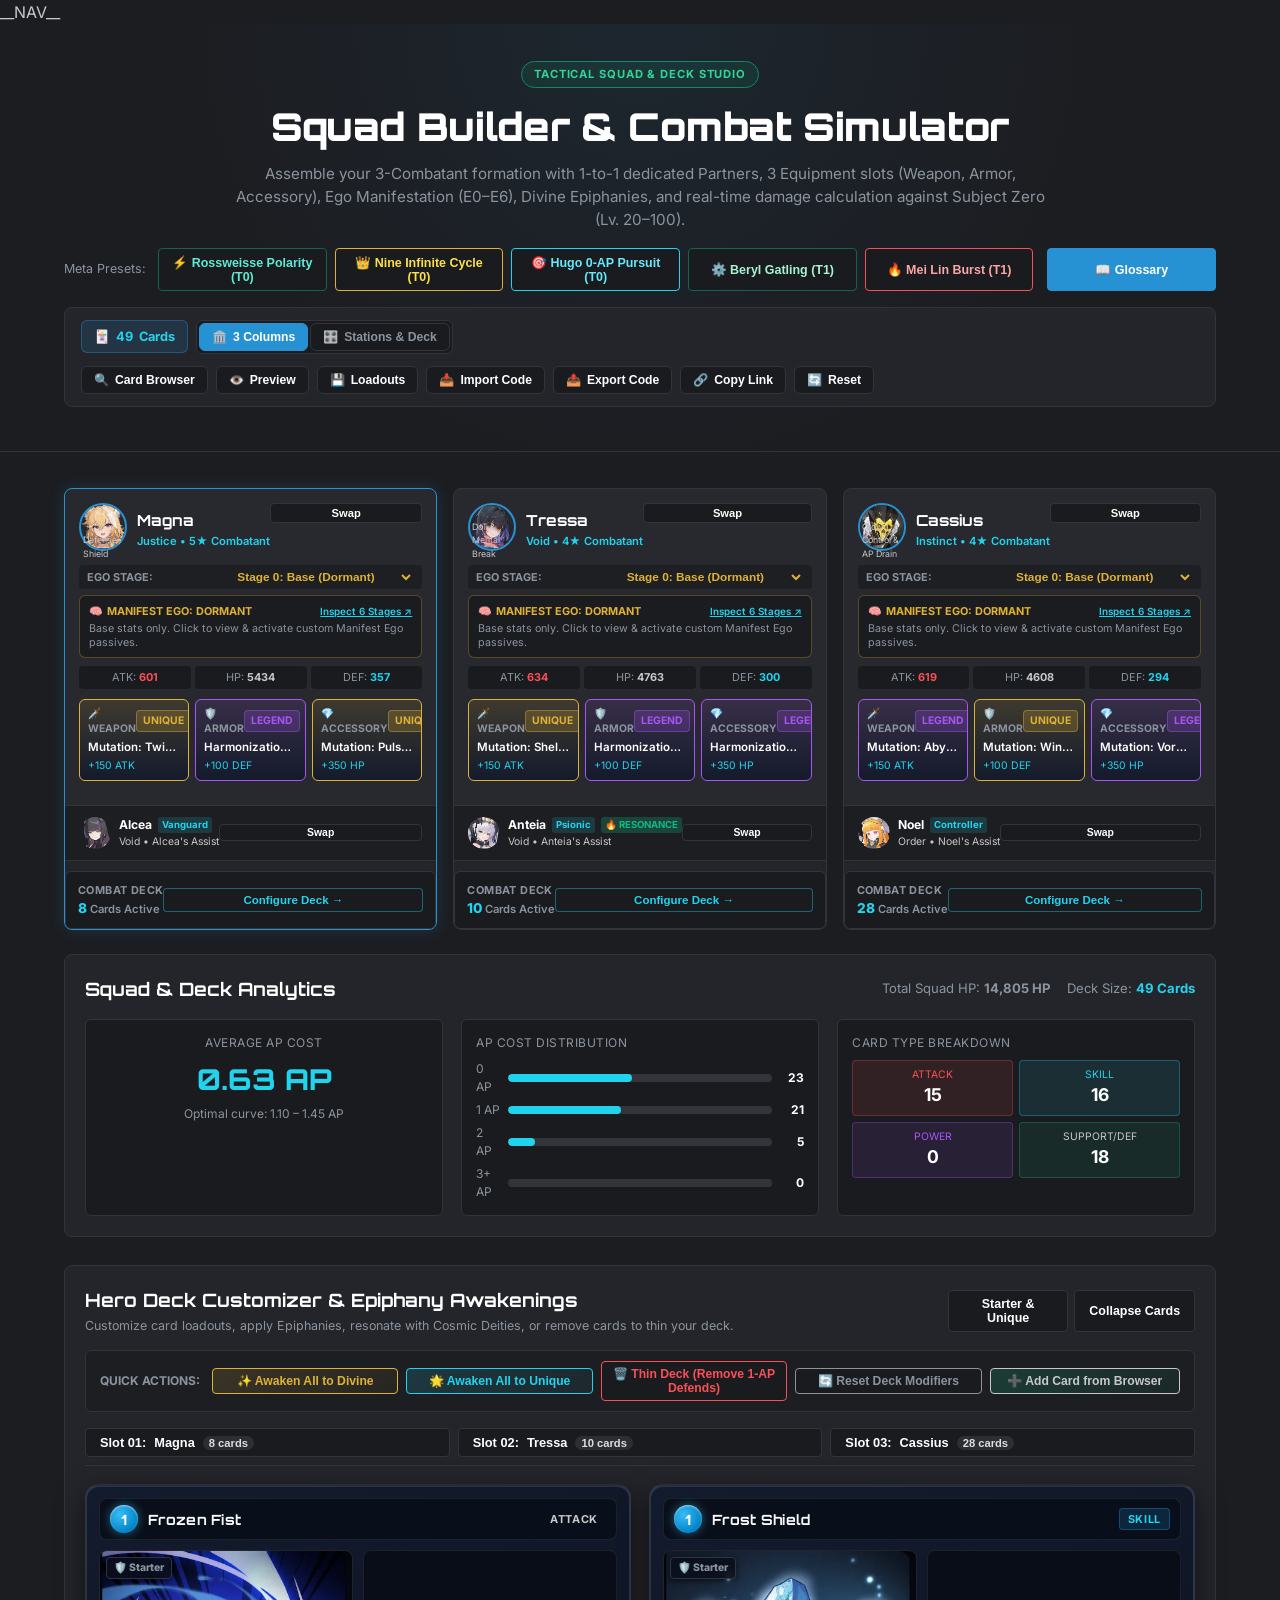
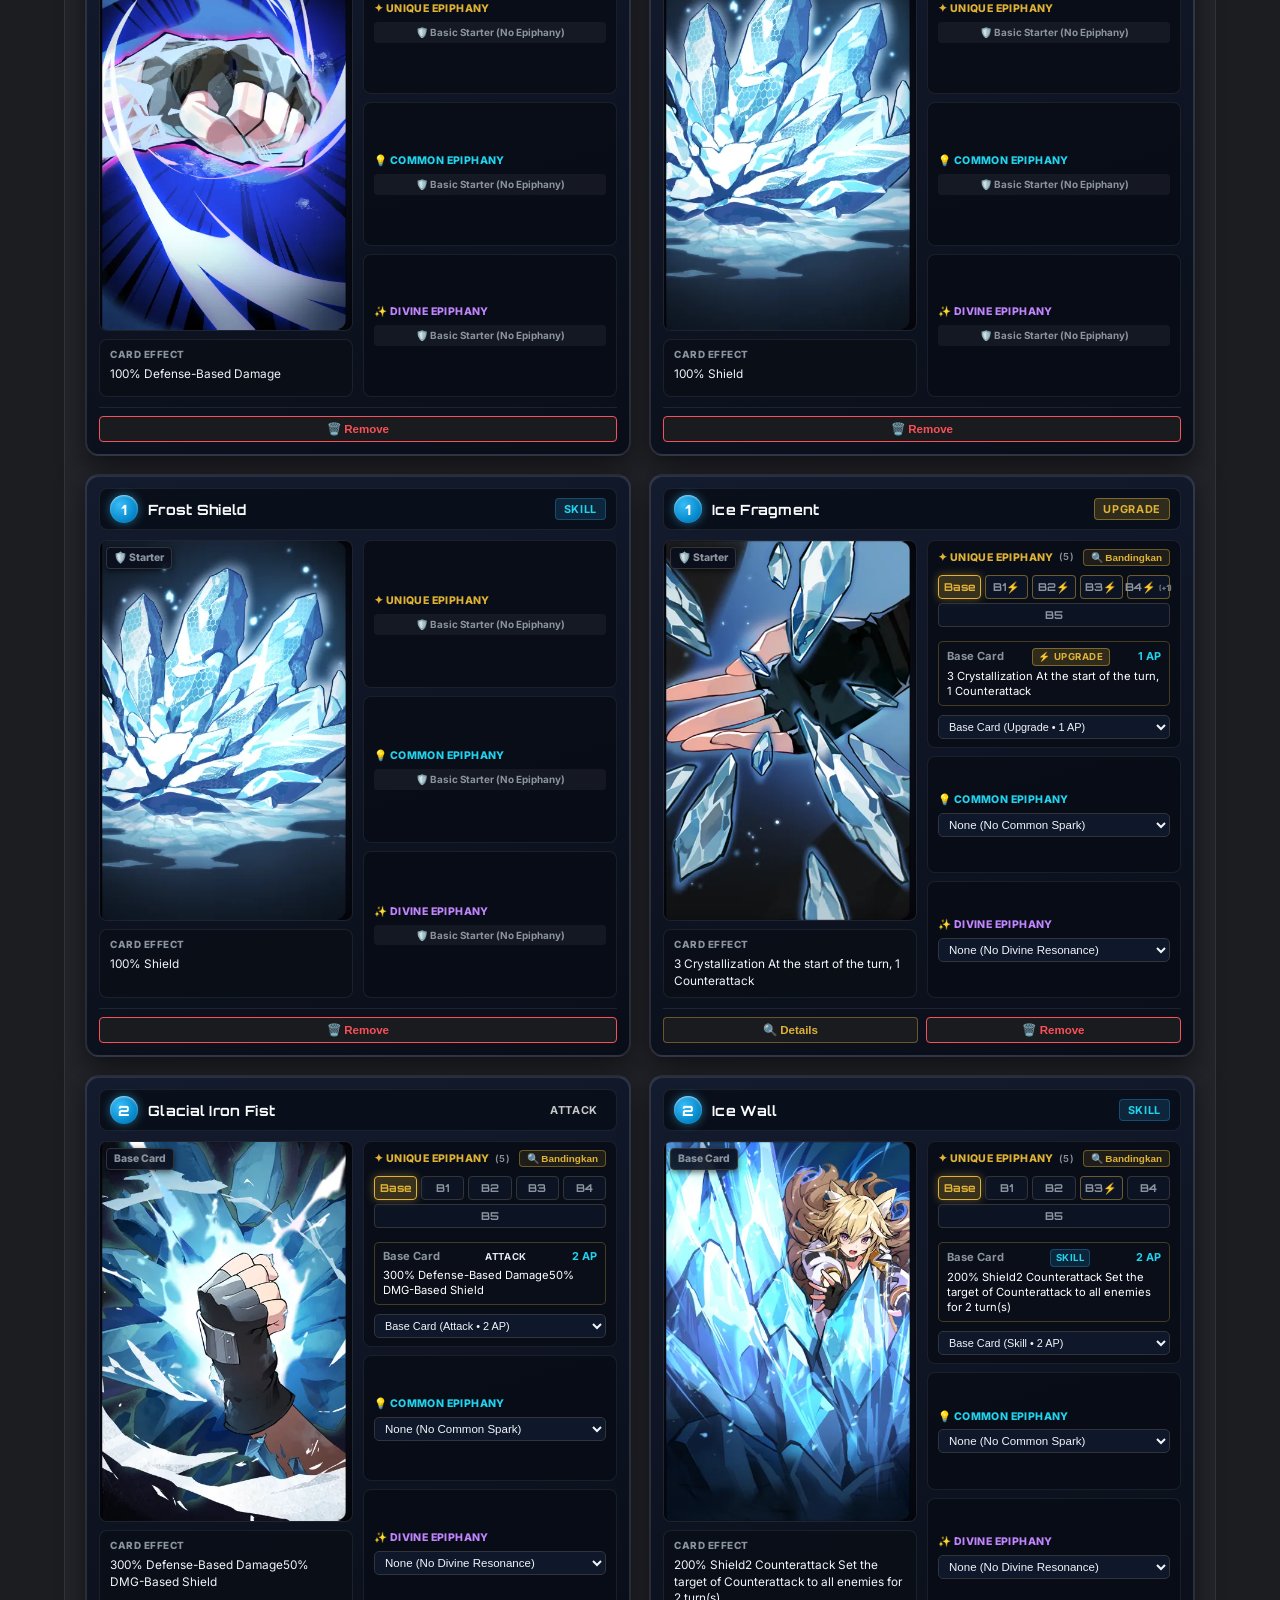
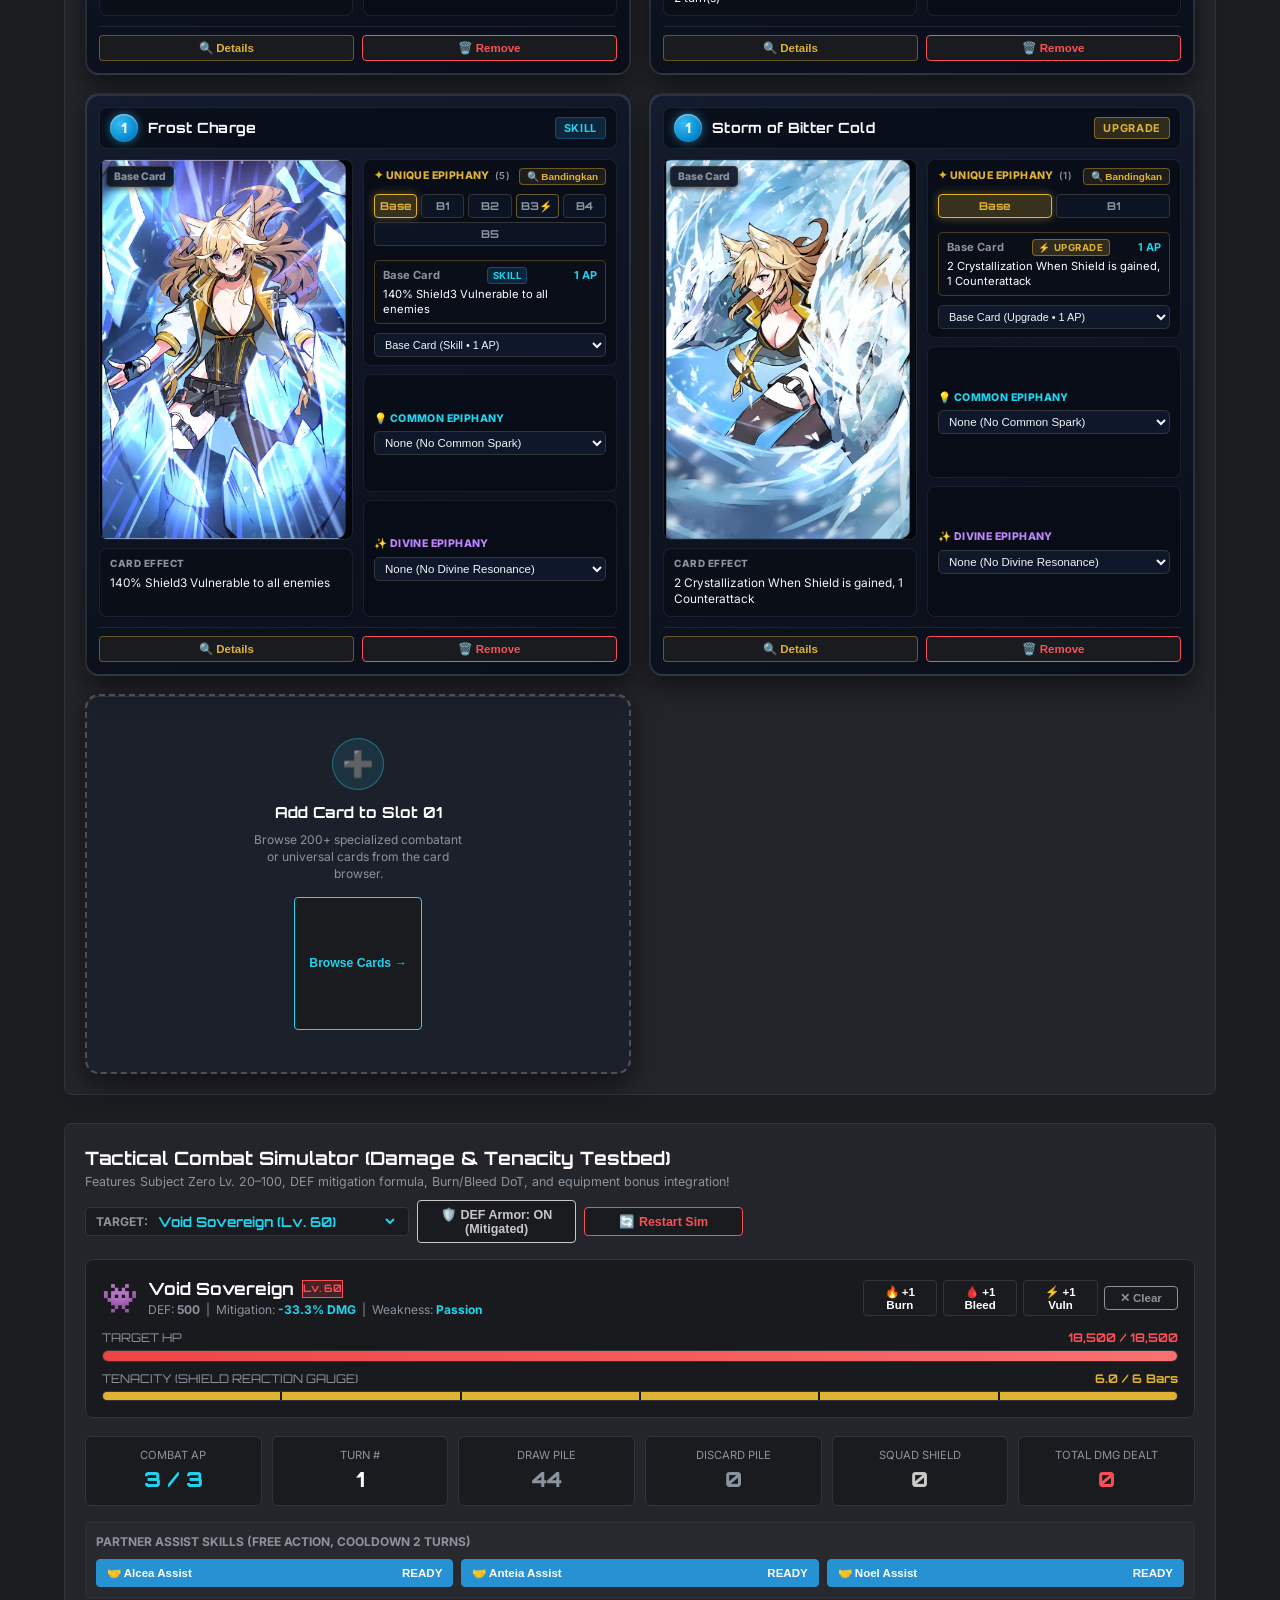
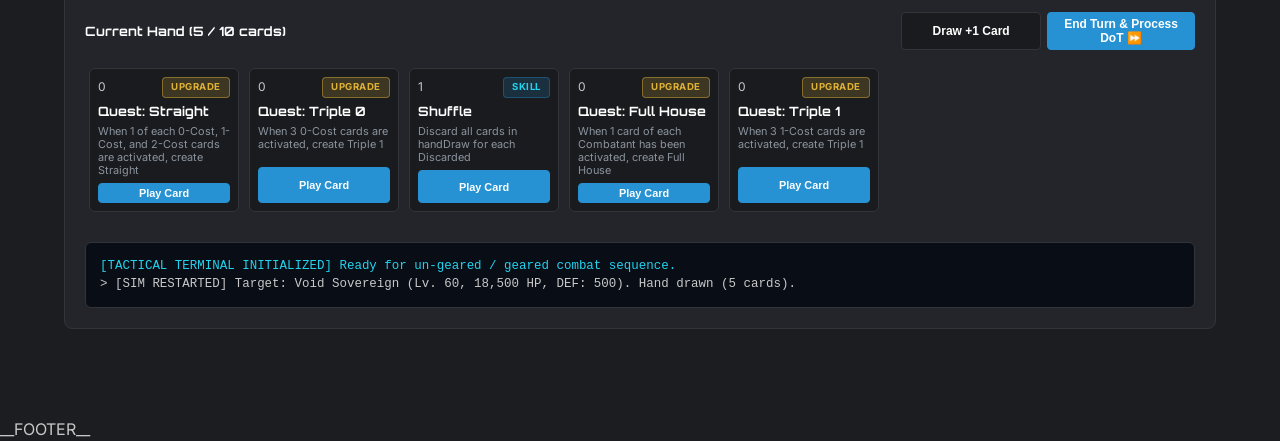
<file: teambuilder_template.html>
<!DOCTYPE html>
<html lang="en">
<head>
<meta charset="UTF-8">
<meta name="viewport" content="width=device-width, initial-scale=1.0">
<meta name="robots" content="noindex, nofollow, noarchive, nosnippet">
<title>Team &amp; Deck Builder — Chaos Zero Nightmare</title>
<link rel="preconnect" href="https://fonts.googleapis.com">
<link rel="preconnect" href="https://fonts.gstatic.com" crossorigin>
<link href="https://fonts.googleapis.com/css2?family=Inter:wght@400;500;600;700&family=Orbitron:wght@600;700;800;900&display=swap" rel="stylesheet">
<link rel="stylesheet" href="style.css?v=2">
<script src="teambuilder-data.js"></script>
</head>
<body>
__NAV__

<main>
  <header class="page-header" style="text-align:center; padding: 36px 5vw 24px;">
    <div class="page-pill">Tactical Squad &amp; Deck Studio</div>
    <h1>Squad Builder &amp; Combat Simulator</h1>
    <p style="max-width:820px; margin:0 auto 16px; color:var(--muted); line-height:1.5;">
      Assemble your 3-Combatant formation with 1-to-1 dedicated Partners, 3 Equipment slots (Weapon, Armor, Accessory), Ego Manifestation (E0–E6), Divine Epiphanies, and real-time damage calculation against Subject Zero (Lv. 20–100).
    </p>

    <!-- Top Presets Bar -->
    <div style="display:flex; justify-content:center; gap:8px; flex-wrap:wrap; margin-bottom:12px;">
      <span style="font-size:0.78rem; color:var(--muted); align-self:center; margin-right:4px;">Meta Presets:</span>
      <button class="builder-btn" style="border-color:#10664d; color:#5eead4;" onclick="loadPreset('rossweisse_polarity')">⚡ Rossweisse Polarity (T0)</button>
      <button class="builder-btn" style="border-color:#dfb235; color:#fde047;" onclick="loadPreset('nine_infinite_cycle')">👑 Nine Infinite Cycle (T0)</button>
      <button class="builder-btn" style="border-color:#22d3ee; color:#67e8f9;" onclick="loadPreset('hugo_pursuit_flow')">🎯 Hugo 0-AP Pursuit (T0)</button>
      <button class="builder-btn" style="border-color:#10664d; color:#a7f3d0;" onclick="loadPreset('beryl_gatling_multihit')">⚙️ Beryl Gatling (T1)</button>
      <button class="builder-btn" style="border-color:#f85058; color:#fca5a5;" onclick="loadPreset('mei_lin_flame_burst')">🔥 Mei Lin Burst (T1)</button>
      <button class="builder-btn builder-btn-primary" style="margin-left:6px;" onclick="openGlossaryModal()">📖 Glossary</button>
    </div>

    <!-- Active Preset Playbook Banner -->
    <div class="container" style="max-width:1200px; padding:0; margin-bottom:16px;">
      <div id="presetPlaybookBanner" style="display:none; background:linear-gradient(135deg, rgba(16,102,77,0.18), var(--panel)); border:1px solid #10664d; border-radius:8px; padding:18px 22px; transition:all 0.3s ease;">
        <!-- Injected via loadPreset() -->
      </div>
    </div>

    <!-- CZNMETADECKS BUILDER TOOLBAR -->
    <div class="container" style="max-width:1200px; padding:0;">
      <div class="builder-toolbar">
        <div class="toolbar-left">
          <div class="card-counter-badge" id="toolbarCardCounter">
            <span>🃏</span> <strong id="tbCardCount">24</strong> Cards
          </div>
          <div style="display:inline-flex; background:var(--card-inner); border:1px solid var(--panel-border); border-radius:6px; padding:2px; gap:2px;">
            <button class="layout-toggle-btn active" id="btnViewColumns" onclick="setViewMode('columns')">
              <span>🏛️</span> 3 Columns
            </button>
            <button class="layout-toggle-btn" id="btnViewStations" onclick="setViewMode('stations')">
              <span>🎛️</span> Stations &amp; Deck
            </button>
          </div>
        </div>

        <div class="toolbar-right">
          <button class="toolbar-action-btn" onclick="openCardBrowser(1)">
            <span>🔍</span> Card Browser
          </button>
          <button class="toolbar-action-btn" onclick="openPreviewModal()">
            <span>👁️</span> Preview
          </button>
          <button class="toolbar-action-btn" onclick="openLoadoutsModal()">
            <span>💾</span> Loadouts
          </button>
          <button class="toolbar-action-btn" onclick="openImportModal()">
            <span>📥</span> Import Code
          </button>
          <button class="toolbar-action-btn" onclick="openExportModal()">
            <span>📤</span> Export Code
          </button>
          <button class="toolbar-action-btn" onclick="copyShareLink()">
            <span>🔗</span> Copy Link
          </button>
          <button class="toolbar-action-btn btn-reset" onclick="resetSquad()">
            <span>🔄</span> Reset
          </button>
        </div>
      </div>
    </div>
  </header>

  <div class="container">
    <!-- VIEW CONTAINER: 3-COLUMNS LANES (cznmetadecks style) -->
    <div id="squadColumnsContainer" class="squad-columns-layout" style="display:grid;">
      <!-- Generated by JS: 3 vertical lanes with hero, gear, partner, and stacked cards -->
    </div>

    <!-- VIEW CONTAINER: COMPACT STATIONS GRID -->
    <div id="squadStationsContainer" class="squad-stations-grid" style="display:none; margin-bottom:28px;">
      <!-- Generated by JS: 3 dual stations -->
    </div>

    <!-- SECTION 2: LIVE DECK ANALYTICS & SQUAD HEALTH -->
    <div style="background:var(--panel); border:1px solid var(--panel-border); border-radius:8px; padding:20px; margin-bottom:28px;">
      <div style="display:flex; justify-content:space-between; align-items:center; margin-bottom:16px; flex-wrap:wrap; gap:8px;">
        <h3 style="font-family:'Orbitron',sans-serif; font-size:1.15rem; color:var(--text); margin:0;">Squad &amp; Deck Analytics</h3>
        <div style="display:flex; gap:16px; align-items:center; flex-wrap:wrap;">
          <div style="font-size:0.82rem; color:var(--muted);">Total Squad HP: <strong style="color:var(--emerald);" id="totalSquadHpLabel">1,250 HP</strong></div>
          <div style="font-size:0.82rem; color:var(--muted);">Deck Size: <strong style="color:var(--cyan);" id="totalDeckSizeLabel">24 / 24 Cards</strong></div>
        </div>
      </div>

      <div style="display:grid; grid-template-columns:repeat(auto-fit, minmax(220px, 1fr)); gap:18px;">
        <!-- Average AP Cost -->
        <div style="background:var(--card-inner); border:1px solid var(--panel-border); border-radius:6px; padding:14px; text-align:center;">
          <div style="font-size:0.75rem; color:var(--muted); text-transform:uppercase; letter-spacing:0.5px; margin-bottom:6px;">Average AP Cost</div>
          <div style="font-family:'Orbitron',sans-serif; font-size:1.8rem; font-weight:800; color:var(--cyan);" id="avgApCostLabel">1.25 AP</div>
          <div style="font-size:0.75rem; color:var(--muted); margin-top:4px;">Optimal curve: 1.10 – 1.45 AP</div>
        </div>

        <!-- AP Curve Distribution -->
        <div style="background:var(--card-inner); border:1px solid var(--panel-border); border-radius:6px; padding:14px;">
          <div style="font-size:0.75rem; color:var(--muted); text-transform:uppercase; letter-spacing:0.5px; margin-bottom:8px;">AP Cost Distribution</div>
          <div style="display:flex; flex-direction:column; gap:5px;" id="apDistributionBars">
            <!-- Bars generated by JS -->
          </div>
        </div>

        <!-- Card Type Breakdown -->
        <div style="background:var(--card-inner); border:1px solid var(--panel-border); border-radius:6px; padding:14px;">
          <div style="font-size:0.75rem; color:var(--muted); text-transform:uppercase; letter-spacing:0.5px; margin-bottom:8px;">Card Type Breakdown</div>
          <div style="display:grid; grid-template-columns:1fr 1fr; gap:6px;" id="cardTypeBreakdown">
            <!-- Type pills generated by JS -->
          </div>
        </div>
      </div>
    </div>

    <!-- SECTION 3: DECK CUSTOMIZER & CARD MODIFICATIONS -->
    <div id="deckCustomizerContainer" style="background:var(--panel); border:1px solid var(--panel-border); border-radius:8px; padding:20px; margin-bottom:28px;">
      <div style="display:flex; justify-content:space-between; align-items:center; margin-bottom:14px; flex-wrap:wrap; gap:8px;">
        <div>
          <h3 style="font-family:'Orbitron',sans-serif; font-size:1.15rem; color:var(--text); margin:0 0 4px 0;">Hero Deck Customizer &amp; Epiphany Awakenings</h3>
          <p style="font-size:0.78rem; color:var(--muted); margin:0;">
            Customize card loadouts, apply Epiphanies, resonate with Cosmic Deities, or remove cards to thin your deck.
          </p>
        </div>

        <!-- Mode selector tabs -->
        <div style="display:flex; gap:6px;">
          <button class="builder-btn active" id="btnModeNormal" onclick="setDeckMode('normal')">Starter &amp; Unique</button>
          <button class="builder-btn" id="btnModeCollapse" onclick="setDeckMode('collapse')">Collapse Cards</button>
        </div>
      </div>

      <!-- Quick Deck Awaken / Optimize Buttons -->
      <div style="display:flex; gap:8px; flex-wrap:wrap; align-items:center; margin-bottom:16px; background:rgba(0,0,0,0.2); padding:10px 14px; border-radius:6px; border:1px solid var(--panel-border);">
        <span style="font-size:0.75rem; font-weight:700; color:var(--muted); text-transform:uppercase; margin-right:4px;">Quick Actions:</span>
        <button class="builder-btn" style="background:linear-gradient(135deg, rgba(223,178,53,0.15), rgba(223,178,53,0.05)); border-color:#dfb235; color:#dfb235; font-size:0.76rem; padding:5px 10px;" onclick="quickAwakenAllDivine()">
          ✨ Awaken All to Divine
        </button>
        <button class="builder-btn" style="background:linear-gradient(135deg, rgba(34,211,238,0.15), rgba(34,211,238,0.05)); border-color:#22d3ee; color:#22d3ee; font-size:0.76rem; padding:5px 10px;" onclick="quickAwakenAllUnique()">
          🌟 Awaken All to Unique
        </button>
        <button class="builder-btn" style="border-color:var(--red); color:var(--red); font-size:0.76rem; padding:5px 10px;" onclick="quickOptimizeRemoveDefends()">
          🗑️ Thin Deck (Remove 1-AP Defends)
        </button>
        <button class="builder-btn" style="border-color:var(--muted); color:var(--muted); font-size:0.76rem; padding:5px 10px;" onclick="quickResetHeroDeck()">
          🔄 Reset Deck Modifiers
        </button>
        <button class="builder-btn" style="background:linear-gradient(135deg, rgba(16,185,129,0.2), rgba(16,185,129,0.06)); border-color:var(--emerald); color:var(--emerald); font-size:0.76rem; padding:5px 12px; font-weight:700; margin-left:auto;" onclick="openCardBrowser(activeHeroSlotIndex + 1)">
          ➕ Add Card from Browser
        </button>
      </div>

      <!-- Active Hero Tabs -->
      <div style="display:flex; gap:8px; border-bottom:1px solid var(--panel-border); margin-bottom:18px; padding-bottom:8px;" id="deckHeroTabs">
        <!-- Generated by JS -->
      </div>

      <!-- Card Grid for Selected Hero -->
      <div class="game-card-grid" id="deckCardGrid">
        <!-- Rendered by JS -->
      </div>
    </div>

    <!-- SECTION 4: COMBAT TURN SIMULATOR (SUBJECT ZERO) -->
    <div id="combatSimulatorSection" class="sim-card" style="background:var(--panel); border:1px solid var(--panel-border); border-radius:8px; padding:20px; margin-bottom:28px;">
      <div style="display:flex; justify-content:space-between; align-items:center; margin-bottom:16px; flex-wrap:wrap; gap:8px;">
        <div>
          <h3 style="font-family:'Orbitron',sans-serif; font-size:1.15rem; color:var(--text); margin:0 0 2px 0;">Tactical Combat Simulator (Damage &amp; Tenacity Testbed)</h3>
          <p style="font-size:0.78rem; color:var(--muted); margin:0;">
            Features Subject Zero Lv. 20–100, DEF mitigation formula, Burn/Bleed DoT, and equipment bonus integration!
          </p>
        </div>

        <div style="display:flex; gap:8px; align-items:center; flex-wrap:wrap;">
          <!-- Target Dummy Level Selector -->
          <div style="display:inline-flex; align-items:center; gap:6px; background:var(--card-inner); border:1px solid var(--panel-border); border-radius:4px; padding:4px 10px;">
            <label for="dummyLevelSelect" style="font-size:0.75rem; color:var(--muted); font-weight:700;">TARGET:</label>
            <select id="dummyLevelSelect" style="background:transparent; border:none; color:var(--cyan); font-family:'Orbitron',sans-serif; font-size:0.85rem; font-weight:700; cursor:pointer;" onchange="changeDummyLevel(this.value)">
              <option value="20">Subject Zero (Lv. 20)</option>
              <option value="40">Abyss Warden (Lv. 40)</option>
              <option value="60" selected>Void Sovereign (Lv. 60)</option>
              <option value="80">Nightmare Dreadfiend (Lv. 80)</option>
              <option value="100">Calamity Harbinger (Lv. 100)</option>
            </select>
          </div>

          <!-- DEF Mitigation Toggle -->
          <button class="builder-btn" id="btnToggleDef" style="font-size:0.78rem; padding:6px 12px; border-color:var(--emerald); color:var(--emerald);" onclick="toggleApplyDef()">
            🛡️ DEF Armor: <span id="defToggleLabel">ON (Mitigated)</span>
          </button>
          <button class="builder-btn" style="border-color:var(--red); color:var(--red);" onclick="simReset()">🔄 Restart Sim</button>
        </div>
      </div>

      <!-- TARGET DUMMY HUD -->
      <div style="background:rgba(0,0,0,0.3); border:1px solid var(--panel-border); border-radius:8px; padding:16px; margin-bottom:18px;">
        <div style="display:flex; justify-content:space-between; align-items:center; margin-bottom:10px; flex-wrap:wrap; gap:8px;">
          <div style="display:flex; align-items:center; gap:10px;">
            <div style="font-size:1.8rem;">👾</div>
            <div>
              <div style="font-family:'Orbitron',sans-serif; font-size:1.05rem; font-weight:700; color:var(--text); display:flex; align-items:center; gap:8px;">
                <span id="dummyNameDisplay">Void Sovereign</span>
                <span class="badge-tag" style="background:rgba(239,68,68,0.2); color:var(--red); border:1px solid var(--red); font-size:0.65rem;" id="dummyLevelBadge">Lv. 60</span>
                <span id="ravageStateBadge" class="badge-tag" style="display:none; background:#dfb235; color:#0f172a; font-weight:800; font-size:0.68rem; animation:pulse 1.5s infinite;">⚡ RAVAGE ACTIVE (+100% DMG)</span>
              </div>
              <div style="font-size:0.75rem; color:var(--muted);">
                DEF: <strong style="color:var(--emerald);" id="dummyDefValue">500</strong> &nbsp;|&nbsp;
                Mitigation: <strong style="color:var(--cyan);" id="dummyMitigationLabel">-33.3% DMG</strong> &nbsp;|&nbsp;
                Weakness: <strong style="color:var(--cyan);" id="dummyWeaknessLabel">Random / Neutral</strong>
              </div>
            </div>
          </div>

          <!-- Debuff Stacks Controls -->
          <div style="display:flex; gap:6px; align-items:center;">
            <button class="builder-btn" style="padding:4px 8px; font-size:0.72rem;" onclick="addDebuff('burn', 1)">🔥 +1 Burn</button>
            <button class="builder-btn" style="padding:4px 8px; font-size:0.72rem;" onclick="addDebuff('bleed', 1)">🩸 +1 Bleed</button>
            <button class="builder-btn" style="padding:4px 8px; font-size:0.72rem;" onclick="addDebuff('vuln', 1)">⚡ +1 Vuln</button>
            <button class="builder-btn" style="padding:4px 8px; font-size:0.72rem; border-color:var(--muted); color:var(--muted);" onclick="clearDebuffs()">✕ Clear</button>
          </div>
        </div>

        <!-- Health Bar -->
        <div style="margin-bottom:8px;">
          <div style="display:flex; justify-content:space-between; font-size:0.75rem; font-family:'Orbitron',sans-serif; margin-bottom:3px;">
            <span style="color:var(--muted);">TARGET HP</span>
            <span id="dummyHpNum" style="color:var(--red); font-weight:700;">18,500 / 18,500</span>
          </div>
          <div style="background:var(--card-inner); height:12px; border-radius:6px; overflow:hidden; border:1px solid rgba(255,255,255,0.1);">
            <div id="dummyHpBar" style="width:100%; height:100%; background:linear-gradient(90deg, #ef4444, #f87171); transition:width 0.3s ease;"></div>
          </div>
        </div>

        <!-- Tenacity Gauge -->
        <div>
          <div style="display:flex; justify-content:space-between; font-size:0.75rem; font-family:'Orbitron',sans-serif; margin-bottom:3px;">
            <span style="color:var(--muted);">TENACITY (SHIELD REACTION GAUGE)</span>
            <span id="dummyTenacityNum" style="color:#dfb235; font-weight:700;">6.0 / 6 Bars</span>
          </div>
          <div style="background:var(--card-inner); height:10px; border-radius:5px; overflow:hidden; border:1px solid rgba(255,255,255,0.1); display:flex; gap:2px;" id="dummyTenacityBarSegments">
            <!-- 6 Segments rendered by JS -->
          </div>
        </div>
      </div>

      <!-- SQUAD STATUS BAR (AP, HAND, TURN, STATS) -->
      <div style="display:grid; grid-template-columns:repeat(auto-fit, minmax(130px, 1fr)); gap:10px; margin-bottom:16px;">
        <div style="background:var(--card-inner); border:1px solid var(--panel-border); border-radius:6px; padding:10px; text-align:center;">
          <div style="font-size:0.7rem; color:var(--muted); text-transform:uppercase;">Combat AP</div>
          <div style="font-family:'Orbitron',sans-serif; font-size:1.3rem; font-weight:800; color:var(--cyan);" id="simApLabel">3 / 3</div>
        </div>
        <div style="background:var(--card-inner); border:1px solid var(--panel-border); border-radius:6px; padding:10px; text-align:center;">
          <div style="font-size:0.7rem; color:var(--muted); text-transform:uppercase;">Turn #</div>
          <div style="font-family:'Orbitron',sans-serif; font-size:1.3rem; font-weight:800; color:var(--text);" id="simTurnLabel">1</div>
        </div>
        <div style="background:var(--card-inner); border:1px solid var(--panel-border); border-radius:6px; padding:10px; text-align:center;">
          <div style="font-size:0.7rem; color:var(--muted); text-transform:uppercase;">Draw Pile</div>
          <div style="font-family:'Orbitron',sans-serif; font-size:1.3rem; font-weight:800; color:var(--muted);" id="simDrawPileLabel">19</div>
        </div>
        <div style="background:var(--card-inner); border:1px solid var(--panel-border); border-radius:6px; padding:10px; text-align:center;">
          <div style="font-size:0.7rem; color:var(--muted); text-transform:uppercase;">Discard Pile</div>
          <div style="font-family:'Orbitron',sans-serif; font-size:1.3rem; font-weight:800; color:var(--muted);" id="simDiscardPileLabel">0</div>
        </div>
        <div style="background:var(--card-inner); border:1px solid var(--panel-border); border-radius:6px; padding:10px; text-align:center;">
          <div style="font-size:0.7rem; color:var(--muted); text-transform:uppercase;">Squad Shield</div>
          <div style="font-family:'Orbitron',sans-serif; font-size:1.3rem; font-weight:800; color:var(--emerald);" id="simSquadShieldLabel">0</div>
        </div>
        <div style="background:var(--card-inner); border:1px solid var(--panel-border); border-radius:6px; padding:10px; text-align:center;">
          <div style="font-size:0.7rem; color:var(--muted); text-transform:uppercase;">Total DMG Dealt</div>
          <div style="font-family:'Orbitron',sans-serif; font-size:1.3rem; font-weight:800; color:var(--red);" id="simTotalDmgLabel">0</div>
        </div>
      </div>

      <!-- PARTNER ASSIST ACTIVATION BAR -->
      <div style="margin-bottom:14px; background:rgba(255,255,255,0.02); border:1px solid var(--panel-border); border-radius:6px; padding:10px;">
        <div style="display:flex; justify-content:space-between; align-items:center; margin-bottom:8px;">
          <span style="font-size:0.75rem; font-weight:700; color:var(--muted); text-transform:uppercase;">Partner Assist Skills (Free Action, Cooldown 2 Turns)</span>
        </div>
        <div style="display:grid; grid-template-columns:repeat(auto-fit, minmax(200px, 1fr)); gap:8px;" id="simPartnerAssistContainer">
          <!-- Rendered by JS -->
        </div>
      </div>

      <!-- HAND CARDS DISPLAY -->
      <div style="margin-bottom:16px;">
        <div style="display:flex; justify-content:space-between; align-items:center; margin-bottom:8px;">
          <span style="font-size:0.8rem; font-weight:700; color:var(--text); font-family:'Orbitron',sans-serif;">Current Hand (<span id="simHandCountLabel">5</span> / 10 cards)</span>
          <div style="display:flex; gap:6px;">
            <button class="builder-btn" style="padding:4px 10px; font-size:0.75rem;" onclick="simDrawOpening()">Draw +1 Card</button>
            <button class="builder-btn builder-btn-primary" style="padding:4px 14px; font-size:0.75rem;" onclick="simEndTurn()">End Turn &amp; Process DoT ⏩</button>
          </div>
        </div>
        <div style="display:flex; gap:10px; overflow-x:auto; padding:10px 4px 14px 4px; min-height:160px; align-items:stretch;" id="simHandCardsContainer">
          <!-- Hand cards rendered by JS -->
        </div>
      </div>

      <!-- TERMINAL & DAMAGE MATH AUDIT LOG -->
      <div style="background:#090d16; border:1px solid var(--panel-border); border-radius:6px; padding:14px; font-family:'Courier New', monospace; font-size:0.78rem; line-height:1.45; max-height:220px; overflow-y:auto;" id="simTerminalLog">
        <div style="color:var(--cyan);">[TACTICAL TERMINAL INITIALIZED] Ready for un-geared / geared combat sequence.</div>
      </div>
    </div>
  </div>
</main>

__FOOTER__

<!-- MODALS -->
<!-- MODAL: SELECT HERO -->
<div class="builder-modal-backdrop" id="modalHeroPicker">
  <div class="builder-modal-content">
    <div style="display:flex; justify-content:space-between; align-items:center; margin-bottom:14px;">
      <h3 style="font-family:'Orbitron',sans-serif; font-size:1.15rem; color:var(--text); margin:0;" id="heroModalTitle">Select Combatant for Squad</h3>
      <button class="builder-btn" style="flex:none; padding:4px 10px;" onclick="closeHeroModal()">✕</button>
    </div>

    <div style="display:flex; gap:10px; margin-bottom:14px; flex-wrap:wrap;">
      <input type="text" id="heroSearchInput" placeholder="Search combatant name..." style="flex:1; min-width:180px; padding:8px 12px; background:var(--card-inner); border:1px solid var(--panel-border); border-radius:4px; color:#fff; font-size:0.85rem;" oninput="filterHeroPicker()">
      <select id="heroElementFilter" style="padding:8px 12px; background:var(--card-inner); border:1px solid var(--panel-border); border-radius:4px; color:#fff; font-size:0.85rem;" onchange="filterHeroPicker()">
        <option value="all">All Elements</option>
        <option value="Passion">Passion (Red)</option>
        <option value="Order">Order (Yellow)</option>
        <option value="Justice">Justice (Green)</option>
        <option value="Void">Void (Purple)</option>
        <option value="Instinct">Instinct (Cyan)</option>
      </select>
      <select id="heroRoleFilter" style="padding:8px 12px; background:var(--card-inner); border:1px solid var(--panel-border); border-radius:4px; color:#fff; font-size:0.85rem;" onchange="filterHeroPicker()">
        <option value="all">All Roles</option>
        <option value="Vanguard">🛡️ Vanguard</option>
        <option value="Striker">⚔️ Striker</option>
        <option value="Hunter">🏹 Hunter</option>
        <option value="Ranger">🎯 Ranger</option>
        <option value="Psionic">🔮 Psionic</option>
        <option value="Controller">✨ Controller</option>
      </select>
      <select id="heroRarityFilter" style="padding:8px 12px; background:var(--card-inner); border:1px solid var(--panel-border); border-radius:4px; color:#fff; font-size:0.85rem;" onchange="filterHeroPicker()">
        <option value="all">All Rarities</option>
        <option value="5">5★ Only</option>
        <option value="4">4★ Only</option>
      </select>
    </div>

    <div class="hero-picker-grid" id="heroPickerGrid">
      <!-- Generated by JS -->
    </div>
  </div>
</div>

<!-- MODAL: SELECT PARTNER -->
<div class="builder-modal-backdrop" id="modalPartnerPicker">
  <div class="builder-modal-content">
    <div style="display:flex; justify-content:space-between; align-items:center; margin-bottom:12px;">
      <h3 style="font-family:'Orbitron',sans-serif; font-size:1.15rem; color:var(--text); margin:0;" id="partnerModalTitle">Assign Partner to Combatant</h3>
      <button class="builder-btn" style="flex:none; padding:4px 10px;" onclick="closePartnerModal()">✕</button>
    </div>

    <!-- CLASS MATCH RULE BANNER -->
    <div style="background:rgba(34,211,238,0.08); border:1px solid rgba(34,211,238,0.25); border-radius:6px; padding:10px 14px; margin-bottom:12px; display:flex; justify-content:space-between; align-items:center; flex-wrap:wrap; gap:8px;">
      <div>
        <div style="font-size:0.8rem; font-weight:700; color:var(--cyan); display:flex; align-items:center; gap:6px;">
          <span>⚖️ Class Match Rule</span>
        </div>
        <div style="font-size:0.72rem; color:var(--muted); margin-top:2px;" id="partnerModalRuleText">
          Combatants can only equip Partners of the same Class (Hunter &harr; Hunter, Vanguard &harr; Vanguard, etc.).
        </div>
      </div>
      <label style="font-size:0.72rem; color:var(--text); display:flex; align-items:center; gap:6px; cursor:pointer;">
        <input type="checkbox" id="partnerShowAllCheckbox" onchange="filterPartnerPicker()">
        <span>Show Incompatible Classes</span>
      </label>
    </div>

    <div style="display:flex; gap:10px; margin-bottom:14px; flex-wrap:wrap;">
      <input type="text" id="partnerSearchInput" placeholder="Search partner..." style="flex:1; min-width:200px; padding:8px 12px; background:var(--card-inner); border:1px solid var(--panel-border); border-radius:4px; color:#fff; font-size:0.85rem;" oninput="filterPartnerPicker()">
    </div>

    <div class="hero-picker-grid" id="partnerPickerGrid">
      <!-- Generated by JS -->
    </div>
  </div>
</div>

<!-- MODAL: SELECT EQUIPMENT (WEAPON, ARMOR, ACCESSORY) -->
<div class="builder-modal-backdrop" id="modalEquipPicker">
  <div class="builder-modal-content" style="max-width:850px; max-height:85vh;">
    <div style="display:flex; justify-content:space-between; align-items:center; margin-bottom:14px;">
      <div>
        <h3 style="font-family:'Orbitron',sans-serif; font-size:1.15rem; color:var(--text); margin:0 0 2px 0;" id="equipModalTitle">Select Equipment</h3>
        <p style="font-size:0.78rem; color:var(--muted); margin:0;">Equip Weapons, Armors, or Accessories from the 310 Relic database.</p>
      </div>
      <button class="builder-btn" style="flex:none; padding:4px 10px;" onclick="closeEquipModal()">✕</button>
    </div>

    <div style="display:flex; gap:10px; margin-bottom:14px; flex-wrap:wrap;">
      <input type="text" id="equipSearchInput" placeholder="Search equipment by name or skill effect..." style="flex:1; min-width:200px; padding:8px 12px; background:var(--card-inner); border:1px solid var(--panel-border); border-radius:4px; color:#fff; font-size:0.85rem;" oninput="filterEquipmentPicker()">
      <select id="equipTypeFilter" style="padding:8px 12px; background:var(--card-inner); border:1px solid var(--panel-border); border-radius:4px; color:#fff; font-size:0.85rem;" onchange="filterEquipmentPicker()">
        <option value="all">All Types</option>
        <option value="EQUIP_WEAPON">🗡️ Weapons</option>
        <option value="EQUIP_ARMOR">🛡️ Armors</option>
        <option value="EQUIP_ACC">💎 Accessories</option>
      </select>
      <select id="equipRarityFilter" style="padding:8px 12px; background:var(--card-inner); border:1px solid var(--panel-border); border-radius:4px; color:#fff; font-size:0.85rem;" onchange="filterEquipmentPicker()">
        <option value="all">All Rarities</option>
        <option value="UNIQUE">Unique</option>
        <option value="LEGEND">Legend</option>
        <option value="SSR">SSR</option>
        <option value="SR">SR</option>
      </select>
      <button class="builder-btn" style="border-color:var(--red); color:var(--red); padding:6px 12px; font-size:0.8rem;" onclick="clearActiveEquipSlot()">
        🗑️ Clear Slot
      </button>
    </div>

    <div class="equipment-list-grid" id="equipPickerGrid">
      <!-- Generated by JS -->
    </div>
  </div>
</div>

<!-- MODAL: CARD BROWSER DRAWER -->
<div class="builder-modal-backdrop" id="modalCardBrowser">
  <div class="builder-modal-content" style="max-width:920px; max-height:88vh;">
    <div style="display:flex; justify-content:space-between; align-items:center; margin-bottom:14px;">
      <div>
        <h3 style="font-family:'Orbitron',sans-serif; font-size:1.15rem; color:var(--text); margin:0 0 2px 0;">Card Browser — Add to Squad</h3>
        <p style="font-size:0.78rem; color:var(--muted); margin:0;" id="cardBrowserTargetHeroLabel">Select cards to add to Combatant deck.</p>
      </div>
      <button class="builder-btn" style="flex:none; padding:4px 10px;" onclick="closeCardBrowser()">✕</button>
    </div>

    <div style="display:flex; gap:10px; margin-bottom:14px; flex-wrap:wrap; align-items:center;">
      <input type="text" id="browserSearchInput" placeholder="Search cards by name or effect..." style="flex:1; min-width:200px; padding:8px 12px; background:var(--card-inner); border:1px solid var(--panel-border); border-radius:4px; color:#fff; font-size:0.85rem;" oninput="filterCardBrowser()">
      
      <select id="browserTypeFilter" style="padding:8px 12px; background:var(--card-inner); border:1px solid var(--panel-border); border-radius:4px; color:#fff; font-size:0.85rem;" onchange="filterCardBrowser()">
        <option value="all">All Types</option>
        <option value="Attack">⚔️ Attack</option>
        <option value="Skill">🌀 Skill</option>
        <option value="Upgrade">⚡ Upgrade</option>
      </select>

      <select id="browserCostFilter" style="padding:8px 12px; background:var(--card-inner); border:1px solid var(--panel-border); border-radius:4px; color:#fff; font-size:0.85rem;" onchange="filterCardBrowser()">
        <option value="all">All AP Costs</option>
        <option value="0">0 AP</option>
        <option value="1">1 AP</option>
        <option value="2">2 AP</option>
        <option value="3">3+ AP</option>
      </select>

      <select id="browserPoolFilter" style="padding:8px 12px; background:var(--card-inner); border:1px solid var(--panel-border); border-radius:4px; color:#fff; font-size:0.85rem;" onchange="filterCardBrowser()">
        <option value="hero">Hero Specialized Pool</option>
        <option value="universal">Universal / Neutral Cards (514)</option>
        <option value="all">All Available Cards</option>
      </select>
    </div>

    <div style="display:flex; align-items:center; gap:8px; margin-bottom:12px; background:rgba(0,0,0,0.2); padding:8px 12px; border-radius:6px;">
      <span style="font-size:0.75rem; color:var(--muted); font-weight:700;">ADD TO SLOT:</span>
      <div style="display:inline-flex; gap:6px;" id="browserHeroSlotBtns">
        <!-- Generated by JS -->
      </div>
    </div>

    <div class="card-browser-grid" id="cardBrowserGrid">
      <!-- Generated by JS -->
    </div>
  </div>
</div>

<!-- MODAL: PREVIEW TEAM SHOWCASE -->
<div class="builder-modal-backdrop" id="modalPreview">
  <div class="builder-modal-content" style="max-width:880px; max-height:85vh;">
    <div style="display:flex; justify-content:space-between; align-items:center; margin-bottom:16px;">
      <div>
        <h3 style="font-family:'Orbitron',sans-serif; font-size:1.2rem; color:var(--text); margin:0 0 2px 0;">Squad Showcase Preview</h3>
        <p style="font-size:0.78rem; color:var(--muted); margin:0;">Complete tactical squad loadout and deck summary.</p>
      </div>
      <button class="builder-btn" style="flex:none; padding:4px 10px;" onclick="closePreviewModal()">✕</button>
    </div>

    <div id="previewModalContent">
      <!-- Generated by JS -->
    </div>

    <div style="display:flex; justify-content:flex-end; gap:10px; margin-top:16px; border-top:1px solid var(--panel-border); padding-top:14px;">
      <button class="builder-btn" onclick="openExportModal()">📤 Export Team Code</button>
      <button class="builder-btn builder-btn-primary" onclick="copyShareLink()">🔗 Copy Share Link</button>
    </div>
  </div>
</div>

<!-- MODAL: LOADOUTS -->
<div class="builder-modal-backdrop" id="modalLoadouts">
  <div class="builder-modal-content" style="max-width:700px; max-height:85vh;">
    <div style="display:flex; justify-content:space-between; align-items:center; margin-bottom:14px;">
      <div>
        <h3 style="font-family:'Orbitron',sans-serif; font-size:1.15rem; color:var(--text); margin:0 0 2px 0;">Saved Squad Loadouts</h3>
        <p style="font-size:0.78rem; color:var(--muted); margin:0;">Store, manage, and recall your favorite team builds from browser storage.</p>
      </div>
      <button class="builder-btn" style="flex:none; padding:4px 10px;" onclick="closeLoadoutsModal()">✕</button>
    </div>

    <div style="display:flex; gap:10px; margin-bottom:18px; background:rgba(0,0,0,0.25); padding:12px; border-radius:6px; border:1px solid var(--panel-border);">
      <input type="text" id="loadoutNameInput" placeholder="Name this squad build (e.g. Hyper-Carry Magna)..." style="flex:1; padding:8px 12px; background:var(--card-inner); border:1px solid var(--panel-border); border-radius:4px; color:#fff; font-size:0.85rem;">
      <button class="builder-btn builder-btn-primary" onclick="saveCurrentLoadout()">💾 Save Build</button>
    </div>

    <div style="display:flex; flex-direction:column; gap:10px; max-height:440px; overflow-y:auto;" id="savedLoadoutsList">
      <!-- Generated by JS -->
    </div>
  </div>
</div>

<!-- MODAL: IMPORT CODE -->
<div class="builder-modal-backdrop" id="modalImport">
  <div class="builder-modal-content" style="max-width:620px;">
    <div style="display:flex; justify-content:space-between; align-items:center; margin-bottom:14px;">
      <div>
        <h3 style="font-family:'Orbitron',sans-serif; font-size:1.15rem; color:var(--text); margin:0 0 2px 0;">Import Team Code</h3>
        <p style="font-size:0.78rem; color:var(--muted); margin:0;">Paste standard CZNMetaDecks code (starts with 1.) or JSON payload.</p>
      </div>
      <button class="builder-btn" style="flex:none; padding:4px 10px;" onclick="closeImportModal()">✕</button>
    </div>

    <textarea id="importCodeInput" rows="6" placeholder="Paste 1.eyJiIjpb... or JSON here" style="width:100%; box-sizing:border-box; padding:10px; background:var(--card-inner); border:1px solid var(--panel-border); border-radius:6px; color:#fff; font-family:'Courier New',monospace; font-size:0.8rem; margin-bottom:12px;"></textarea>

    <div style="display:flex; justify-content:flex-end; gap:10px;">
      <button class="builder-btn" onclick="closeImportModal()">Cancel</button>
      <button class="builder-btn builder-btn-primary" onclick="executeImportCode()">📥 Import Squad</button>
    </div>
  </div>
</div>

<!-- MODAL: EXPORT CODE -->
<div class="builder-modal-backdrop" id="modalExport">
  <div class="builder-modal-content" style="max-width:620px;">
    <div style="display:flex; justify-content:space-between; align-items:center; margin-bottom:14px;">
      <div>
        <h3 style="font-family:'Orbitron',sans-serif; font-size:1.15rem; color:var(--text); margin:0 0 2px 0;">Export Team Code</h3>
        <p style="font-size:0.78rem; color:var(--muted); margin:0;">Standard CZNMetaDecks Portable Team Code v1.</p>
      </div>
      <button class="builder-btn" style="flex:none; padding:4px 10px;" onclick="closeExportModal()">✕</button>
    </div>

    <textarea id="exportCodeTextarea" readonly rows="5" style="width:100%; box-sizing:border-box; padding:10px; background:var(--card-inner); border:1px solid var(--panel-border); border-radius:6px; color:var(--cyan); font-family:'Courier New',monospace; font-size:0.8rem; margin-bottom:14px;"></textarea>

    <div style="display:flex; justify-content:space-between; align-items:center;">
      <button class="builder-btn" onclick="copyShareLink()">🔗 Copy Web Link</button>
      <div style="display:flex; gap:10px;">
        <button class="builder-btn" onclick="closeExportModal()">Close</button>
        <button class="builder-btn builder-btn-primary" id="btnCopyExportCode" onclick="copyExportCode()">📋 Copy Code</button>
      </div>
    </div>
  </div>
</div>

<!-- MODAL: GLOSSARY DRAWER -->
<div class="builder-modal-backdrop" id="modalGlossary">
  <div class="builder-modal-content" style="max-width:850px; max-height:85vh;">
    <div style="display:flex; justify-content:space-between; align-items:center; margin-bottom:14px;">
      <div>
        <h3 style="font-family:'Orbitron',sans-serif; font-size:1.15rem; color:var(--text); margin:0 0 2px 0;">Chaos Zero Nightmare — Combat &amp; Systems Glossary</h3>
        <p style="font-size:0.78rem; color:var(--muted); margin:0;">Complete definitions of battle resources, tenacity, ravage state, stats, and keywords.</p>
      </div>
      <button class="builder-btn" style="flex:none; padding:4px 10px;" onclick="closeGlossaryModal()">✕</button>
    </div>

    <div style="display:flex; gap:10px; margin-bottom:14px;">
      <input type="text" id="glossarySearchInput" placeholder="Search glossary term..." style="flex:1; padding:8px 12px; background:var(--card-inner); border:1px solid var(--panel-border); border-radius:4px; color:#fff; font-size:0.85rem;" oninput="filterGlossary()">
    </div>

    <div style="display:grid; grid-template-columns:repeat(auto-fit, minmax(260px, 1fr)); gap:12px; overflow-y:auto; max-height:60vh; padding-right:4px;" id="glossaryCardsContainer">
      <!-- Generated by JS -->
    </div>
  </div>
</div>

<!-- MODAL: EPIPHANY CUSTOMIZATION -->
<div class="builder-modal-backdrop" id="modalEpiphany">
  <div class="builder-modal-content" style="max-width:880px; max-height:88vh; display:flex; flex-direction:column;">
    <div style="display:flex; justify-content:space-between; align-items:center; margin-bottom:12px;">
      <div>
        <h3 id="epModalCardName" style="font-family:'Orbitron',sans-serif; font-size:1.15rem; color:var(--text); margin:0 0 2px 0;">Card Epiphany Customization</h3>
        <p id="epModalSubtitle" style="font-size:0.78rem; color:var(--muted); margin:0;">Configure Unique Epiphany branches, Common Sparks, and Cosmic Deity Resonance.</p>
      </div>
      <button class="builder-btn" style="flex:none; padding:4px 10px;" onclick="closeEpiphanyModal()">✕</button>
    </div>

    <div style="display:flex; gap:8px; margin-bottom:14px; border-bottom:1px solid var(--panel-border); padding-bottom:10px;">
      <button class="ep-tab-btn active" id="tabBtnUnique" onclick="switchEpTab('unique')">🌟 Unique Branches (1–5)</button>
      <button class="ep-tab-btn" id="tabBtnDivine" onclick="switchEpTab('divine')">✨ Divine Resonance (6 Gods)</button>
      <button class="ep-tab-btn" id="tabBtnCommon" onclick="switchEpTab('common')">💡 Common Sparks</button>
    </div>

    <div id="epModalBody" style="overflow-y:auto; flex:1; padding-right:4px;">
      <!-- Populated dynamically -->
    </div>

    <div style="display:flex; justify-content:flex-end; gap:10px; margin-top:14px; padding-top:10px; border-top:1px solid var(--panel-border);">
      <button class="builder-btn builder-btn-primary" onclick="closeEpiphanyModal()">Done</button>
    </div>
  </div>
</div>

<!-- MODAL: MANIFEST EGO INSPECTOR & SELECTOR -->
<div class="builder-modal-backdrop" id="modalManifestEgo">
  <div class="builder-modal-content" style="max-width:840px; max-height:88vh; display:flex; flex-direction:column;">
    <div style="display:flex; justify-content:space-between; align-items:center; margin-bottom:12px;">
      <div>
        <h3 id="egoModalHeroTitle" style="font-family:'Orbitron',sans-serif; font-size:1.15rem; color:var(--text); margin:0 0 2px 0;">🧠 Manifest Ego Progression</h3>
        <p id="egoModalHeroSubtitle" style="font-size:0.78rem; color:var(--muted); margin:0;">Configure Awakened Memory Stages 1–6 and inspect character-exclusive passives.</p>
      </div>
      <button class="builder-btn" style="flex:none; padding:4px 10px;" onclick="closeManifestEgoModal()">✕</button>
    </div>

    <div id="egoModalBody" style="overflow-y:auto; flex:1; padding-right:4px;">
      <!-- Populated dynamically -->
    </div>

    <div style="display:flex; justify-content:flex-end; gap:10px; margin-top:14px; padding-top:10px; border-top:1px solid var(--panel-border);">
      <button class="builder-btn builder-btn-primary" onclick="closeManifestEgoModal()">Done</button>
    </div>
  </div>
</div>

<!-- FLOATING TOAST NOTIFICATION -->
<div id="floatingToast" class="floating-toast">
  <span id="toastIcon">✅</span>
  <span id="toastMsg">Action completed</span>
</div>

<script>

// --- CLASS / JOB COMPATIBILITY HELPERS ---
function normalizeJob(job) {
  if (!job) return '';
  const j = job.toString().trim().toLowerCase();
  if (j === 'supporter' || j === 'support') return 'controller';
  return j;
}

function isPartnerJobCompatible(heroJob, partnerJob) {
  if (!heroJob || !partnerJob) return false;
  return normalizeJob(heroJob) === normalizeJob(partnerJob);
}

function validateSlotPartnerJob(slotNum) {
  const heroId = currentSquad['hero' + slotNum];
  const hero = window.CZN_DATA.combatants.find(c => c.id === heroId);
  if (!hero) return;
  const heroJobNorm = normalizeJob(hero.job);

  const curPartnerId = currentSquad['partner' + slotNum];
  const curPartner = window.CZN_DATA.partners.find(p => p.id === curPartnerId);

  // If already compatible, do nothing
  if (curPartner && normalizeJob(curPartner.job) === heroJobNorm) {
    return;
  }

  // Find equipped partners in other slots
  const otherEquipped = {};
  [1, 2, 3].forEach(s => {
    if (s !== slotNum && currentSquad['partner' + s]) {
      otherEquipped[currentSquad['partner' + s]] = true;
    }
  });

  const matchingPartners = (window.CZN_DATA.partners || []).filter(p => {
    if (otherEquipped[p.id]) return false;
    return normalizeJob(p.job) === heroJobNorm;
  });

  if (matchingPartners.length > 0) {
    const soulmate = matchingPartners.find(p => p.belonging_hero_id === hero.id);
    const chosen = soulmate || [...matchingPartners].sort((a, b) => b.rarity - a.rarity)[0];
    currentSquad['partner' + slotNum] = chosen.id;
    showToast(`Rule: Auto-assigned ${chosen.name} (${chosen.job}) to match ${hero.name}'s Class.`);
  }
}

function validateAllSlotPartners() {
  [1, 2, 3].forEach(s => validateSlotPartnerJob(s));
}

let currentSquad = {
  hero1: '1010', // Magna (Vanguard)
  partner1: '30091', // Alcea (Vanguard)
  manifestation1: 0,

  hero2: '1009', // Tressa (Psionic)
  partner2: '20008', // Anteia (Psionic)
  manifestation2: 0,

  hero3: '1049', // Cassius (Controller)
  partner3: '30052', // Noel (Controller)
  manifestation3: 0,

  equipment: {
    1: { weapon: null, armor: null, accessory: null },
    2: { weapon: null, armor: null, accessory: null },
    3: { weapon: null, armor: null, accessory: null }
  },

  extraCards: {
    1: [],
    2: [],
    3: []
  },

  customDeck: {},
  removedCards: {},
  epiphanies: {},
  deities: {},
  branches: {},
  commonSparks: {},
  divineSparks: {}
};

let viewLayoutMode = 'columns';
let activeHeroSlotIndex = 0;
let deckViewMode = 'normal';
let pickingHeroSlot = 1;
let pickingPartnerSlot = 1;
let pickingEquipSlot = 1;
let pickingEquipType = 'EQUIP_WEAPON';
let browserTargetSlot = 1;

let DUMMY_PRESETS = {
  20: { name: 'Subject Zero', level: 20, maxHp: 10000, def: 200, tenacity: 6 },
  40: { name: 'Abyss Warden', level: 40, maxHp: 14000, def: 350, tenacity: 6 },
  60: { name: 'Void Sovereign', level: 60, maxHp: 18500, def: 500, tenacity: 6 },
  80: { name: 'Nightmare Dreadfiend', level: 80, maxHp: 24000, def: 720, tenacity: 6 },
  100: { name: 'Calamity Harbinger', level: 100, maxHp: 32000, def: 1000, tenacity: 6 }
};

let currentDummyPresetKey = 60;
let applyDefMitigation = true;

let simState = {
  currentAp: 3,
  maxAp: 3,
  turnNumber: 1,
  hand: [],
  drawPile: [],
  discardPile: [],
  partnerCooldowns: [0, 0, 0],
  squadShield: 0,
  dummyMaxHp: 18500,
  dummyHp: 18500,
  dummyDef: 500,
  dummyMaxTenacity: 6,
  dummyTenacity: 6,
  dummyWeakness: 'None',
  isRavage: false,
  debuffs: { bleed: 0, burn: 0, vuln: 0 },
  totalDamage: 0,
  turnDamage: 0,
  highestHit: 0,
  critHits: 0
};

const MANIFESTATION_STAGES = {
  0: { stat_pct: 0, crit_rate: 0, crit_dmg: 0, name: 'Stage 0 (Base / E0)' },
  1: { stat_pct: 5, crit_rate: 0, crit_dmg: 0, name: 'Stage 1: Sleeping (+5% Stats)' },
  2: { stat_pct: 10, crit_rate: 2, crit_dmg: 0, name: 'Stage 2: Awakening (+10% Stats, +2% Crit)' },
  3: { stat_pct: 15, crit_rate: 4, crit_dmg: 10, name: 'Stage 3: Vivid (+15% Stats, +4% Crit, +10% CDMG)' },
  4: { stat_pct: 20, crit_rate: 6, crit_dmg: 20, name: 'Stage 4: Inner (+20% Stats, +6% Crit, +20% CDMG)' },
  5: { stat_pct: 25, crit_rate: 8, crit_dmg: 30, name: 'Stage 5: Complete (+25% Stats, +8% Crit, +30% CDMG)' },
  6: { stat_pct: 35, crit_rate: 10, crit_dmg: 50, name: 'Stage 6: Liberated (+35% Stats, +10% Crit, +50% CDMG)' }
};

function getHeroManifestStageTitle(heroId, stage) {
  const num = parseInt(stage, 10) || 0;
  if (num === 0) return 'Stage 0: Base (Dormant)';
  const egoData = window.CZN_DATA?.manifestEgos?.[heroId];
  if (egoData && egoData.stages && egoData.stages[num - 1]) {
    const st = egoData.stages[num - 1];
    return `Stage ${num}: ${st.title}`;
  }
  return `Stage ${num}: ${MANIFESTATION_STAGES[num]?.name || 'E' + num}`;
}

function getHeroManifestStageDetail(heroId, stage) {
  const num = parseInt(stage, 10) || 0;
  const egoData = window.CZN_DATA?.manifestEgos?.[heroId];
  if (num === 0) {
    return {
      level: 0,
      title: 'Base / Dormant',
      desc: 'Base stats only. No Manifest Ego memory passives unlocked.',
      desc_html: '<span style="color:var(--muted)">Base stats only. Click to inspect all 6 Manifest Ego stages.</span>',
      sub_title: 'Dormant Memory'
    };
  }
  if (egoData && egoData.stages && egoData.stages[num - 1]) {
    return egoData.stages[num - 1];
  }
  return {
    level: num,
    title: `Stage ${num}`,
    desc: `+${MANIFESTATION_STAGES[num]?.stat_pct || 0}% Base Stats`,
    desc_html: `+${MANIFESTATION_STAGES[num]?.stat_pct || 0}% Base Stats`,
    sub_title: 'Stat Boost'
  };
}

window.addEventListener('DOMContentLoaded', () => {
  if (!window.CZN_DATA) {
    console.error("CZN_DATA not loaded!");
    return;
  }
  initDefaultDeck();
  initDefaultEquipment();

  const hash = window.location.hash;
  if (hash && hash.includes('team=')) {
    try {
      const code = hash.split('team=')[1].split('&')[0];
      importTeamCode(code, false);
    } catch (e) {
      console.warn('URL team import error:', e);
    }
  }

  const params = new URLSearchParams(window.location.search);
  if (params.has('preset')) {
    loadPreset(params.get('preset'));
  }

  renderAll();
  initSimState();
  renderGlossary();
});

function initDefaultDeck() {
  [currentSquad.hero1, currentSquad.hero2, currentSquad.hero3].forEach(hid => {
    if (!currentSquad.customDeck[hid]) {
      const hero = window.CZN_DATA.combatants.find(c => c.id === hid);
      if (hero && hero.uniques) {
        currentSquad.customDeck[hid] = hero.uniques.slice(0, 4).map(u => u.name);
      } else {
        currentSquad.customDeck[hid] = [];
      }
    }
    if (!currentSquad.removedCards[hid]) currentSquad.removedCards[hid] = [];
    if (!currentSquad.epiphanies[hid]) currentSquad.epiphanies[hid] = {};
    if (!currentSquad.deities[hid]) currentSquad.deities[hid] = {};
  });
}

function initDefaultEquipment() {
  if (window.CZN_DATA.equipment) {
    const w = window.CZN_DATA.equipment.weapons;
    const a = window.CZN_DATA.equipment.armors;
    const acc = window.CZN_DATA.equipment.accessories;
    [1, 2, 3].forEach((slot, idx) => {
      if (!currentSquad.equipment[slot]) currentSquad.equipment[slot] = {};
      if (w && w.length) currentSquad.equipment[slot].weapon = w[idx % w.length];
      if (a && a.length) currentSquad.equipment[slot].armor = a[idx % a.length];
      if (acc && acc.length) currentSquad.equipment[slot].accessory = acc[idx % acc.length];
    });
  }
}

function getEquipmentBonus(item) {
  if (!item) return { atk: 0, def: 0, hp: 0, crit_rate: 0, crit_dmg: 0 };
  const r = item.rarity || 'SR';
  if (item.type === 'EQUIP_WEAPON') {
    if (r === 'UNIQUE' || r === 'LEGEND') return { atk: 150, def: 0, hp: 0, crit_rate: 5, crit_dmg: 15 };
    if (r === 'SSR') return { atk: 100, def: 0, hp: 0, crit_rate: 3, crit_dmg: 10 };
    if (r === 'SR') return { atk: 60, def: 0, hp: 0, crit_rate: 2, crit_dmg: 0 };
    return { atk: 30, def: 0, hp: 0, crit_rate: 1, crit_dmg: 0 };
  } else if (item.type === 'EQUIP_ARMOR') {
    if (r === 'UNIQUE' || r === 'LEGEND') return { atk: 0, def: 100, hp: 600, crit_rate: 0, crit_dmg: 0 };
    if (r === 'SSR') return { atk: 0, def: 70, hp: 400, crit_rate: 0, crit_dmg: 0 };
    if (r === 'SR') return { atk: 0, def: 45, hp: 250, crit_rate: 0, crit_dmg: 0 };
    return { atk: 0, def: 25, hp: 120, crit_rate: 0, crit_dmg: 0 };
  } else if (item.type === 'EQUIP_ACC') {
    if (r === 'UNIQUE' || r === 'LEGEND') return { atk: 80, def: 50, hp: 350, crit_rate: 2, crit_dmg: 5 };
    if (r === 'SSR') return { atk: 50, def: 30, hp: 220, crit_rate: 1, crit_dmg: 0 };
    if (r === 'SR') return { atk: 30, def: 20, hp: 140, crit_rate: 0, crit_dmg: 0 };
    return { atk: 15, def: 10, hp: 70, crit_rate: 0, crit_dmg: 0 };
  }
  return { atk: 0, def: 0, hp: 0, crit_rate: 0, crit_dmg: 0 };
}

function getHeroEffectiveStats(hero, stage = 0, partner = null, equip = null) {
  const b = MANIFESTATION_STAGES[stage] || MANIFESTATION_STAGES[0];
  const isEgoRes = hero && partner && partner.ego && hero.element && (partner.ego.toLowerCase() === hero.element.toLowerCase());
  const isSoul = hero && partner && partner.belonging_hero_id === hero.id;
  const resBonus = (isSoul || isEgoRes) ? 15 : 0;

  const pAtkPct = (partner && partner.stat_boost ? partner.stat_boost.atk_pct : 0) + (resBonus ? 5 : 0);
  const pFlatAtk = (partner && partner.stat_boost ? partner.stat_boost.flat_atk : 0) + (isSoul ? 20 : 0);
  const pHpPct = (partner && partner.stat_boost ? partner.stat_boost.hp_pct : 0) + (resBonus ? 5 : 0);
  const pDefPct = (partner && partner.stat_boost ? partner.stat_boost.def_pct : 0) + (resBonus ? 5 : 0);

  const totalAtkMult = 1 + (b.stat_pct + pAtkPct) / 100;
  const totalHpMult = 1 + (b.stat_pct + pHpPct) / 100;
  const totalDefMult = 1 + (b.stat_pct + pDefPct) / 100;

  let baseAtk = Math.round(hero.stats.atk * totalAtkMult + pFlatAtk);
  let baseHp = Math.round(hero.stats.hp * totalHpMult);
  let baseDef = Math.round(hero.stats.def * totalDefMult);
  let critRate = hero.stats.crit_rate + b.crit_rate;
  let critDmg = hero.stats.crit_dmg + b.crit_dmg;

  if (equip) {
    const bW = getEquipmentBonus(equip.weapon);
    const bA = getEquipmentBonus(equip.armor);
    const bAc = getEquipmentBonus(equip.accessory);
    baseAtk += (bW.atk + bA.atk + bAc.atk);
    baseDef += (bW.def + bA.def + bAc.def);
    baseHp += (bW.hp + bA.hp + bAc.hp);
    critRate += (bW.crit_rate + bA.crit_rate + bAc.crit_rate);
    critDmg += (bW.crit_dmg + bA.crit_dmg + bAc.crit_dmg);
  }

  return {
    atk: baseAtk,
    hp: baseHp,
    def: baseDef,
    crit_rate: critRate,
    crit_dmg: critDmg
  };
}

function getDefaultDeityForCard(card) {
  if (card.shield > 0 && card.category !== 'Attack') return 'diallos';
  const desc = ((card.name || '') + ' ' + (card.desc || '')).toLowerCase();
  if (desc.includes('draw') || desc.includes('agony') || desc.includes('void')) return 'nihilum';
  if (desc.includes('ap') || desc.includes('cost') || desc.includes('time')) return 'circen';
  if (desc.includes('tenacity') || desc.includes('ravage') || desc.includes('break')) return 'caligo';
  if (desc.includes('ally') || desc.includes('coordinat') || desc.includes('extra attack')) return 'secred';
  return 'vitor';
}

function setViewMode(mode) {
  viewLayoutMode = mode;
  document.getElementById('btnViewColumns').classList.toggle('active', mode === 'columns');
  document.getElementById('btnViewStations').classList.toggle('active', mode === 'stations');
  document.getElementById('squadColumnsContainer').style.display = mode === 'columns' ? 'grid' : 'none';
  document.getElementById('squadStationsContainer').style.display = mode === 'stations' ? 'grid' : 'none';
  renderAll();
}

function renderAll() {
  if (viewLayoutMode === 'columns') {
    renderSquadColumns();
  } else {
    renderSquadStations();
  }
  renderDeckCustomizer();
  updateAnalytics();
  renderPartnerAssistButtons();
  updateSimUI();
}

function renderSquadColumns() {
  const container = document.getElementById('squadColumnsContainer');
  container.innerHTML = '';

  [1, 2, 3].forEach(slotNum => {
    const heroId = currentSquad['hero' + slotNum];
    const partnerId = currentSquad['partner' + slotNum];
    const stage = currentSquad['manifestation' + slotNum] || 0;
    const equip = currentSquad.equipment[slotNum] || { weapon: null, armor: null, accessory: null };

    const hero = window.CZN_DATA.combatants.find(c => c.id === heroId) || window.CZN_DATA.combatants[0];
    const partner = window.CZN_DATA.partners.find(p => p.id === partnerId) || window.CZN_DATA.partners[0];
    const stats = getHeroEffectiveStats(hero, stage, partner, equip);
    const manifestDetail = getHeroManifestStageDetail(hero.id, stage);

    const lane = document.createElement('div');
    lane.className = `team-column-lane ${activeHeroSlotIndex === (slotNum - 1) ? 'active' : ''}`;

    let headerHtml = `
      <div class="lane-header">
        <div style="display:flex; justify-content:space-between; align-items:flex-start; margin-bottom:8px;">
          <div style="display:flex; gap:10px; align-items:center; cursor:pointer;" onclick="openHeroModal(${slotNum})">
            <div style="position:relative;">
              <img src="assets/characters/${hero.id}.webp" style="width:48px; height:48px; border-radius:50%; border:2px solid var(--accent); object-fit:cover;" onerror="this.src='https://via.placeholder.com/48?text=CZN'">
              <span class="badge-role" style="position:absolute; bottom:-4px; right:-4px; font-size:0.55rem; padding:1px 4px;">${hero.role}</span>
            </div>
            <div>
              <div style="font-family:'Orbitron',sans-serif; font-size:0.95rem; font-weight:700; color:var(--text);">${hero.name}</div>
              <div style="font-size:0.7rem; color:var(--cyan); font-weight:600;">${hero.element} &bull; ${hero.rarity}★ Combatant</div>
            </div>
          </div>
          <button class="builder-btn" style="padding:3px 8px; font-size:0.7rem;" onclick="openHeroModal(${slotNum})">Swap</button>
        </div>

        <div style="display:flex; align-items:center; justify-content:space-between; background:rgba(0,0,0,0.25); padding:4px 8px; border-radius:4px; margin-bottom:6px;">
          <span style="font-size:0.68rem; color:var(--muted); font-weight:700;">EGO STAGE:</span>
          <select style="background:transparent; border:none; color:#dfb235; font-size:0.74rem; font-weight:700; cursor:pointer;" onchange="changeHeroManifestation(${slotNum}, this.value)">
            ${[0, 1, 2, 3, 4, 5, 6].map(st => `
              <option value="${st}" ${stage == st ? 'selected' : ''} style="background:#0f172a; color:#fff;">
                ${getHeroManifestStageTitle(hero.id, st)}
              </option>
            `).join('')}
          </select>
        </div>

        <div class="hero-manifest-banner" onclick="openManifestEgoModal(${slotNum})">
          <div style="display:flex; justify-content:space-between; align-items:center; margin-bottom:3px;">
            <div style="font-size:0.68rem; font-weight:700; color:#dfb235; display:flex; align-items:center; gap:4px;">
              <span>🧠</span>
              <span>${stage > 0 ? `E${stage} • ${manifestDetail.title}` : 'MANIFEST EGO: DORMANT'}</span>
            </div>
            <span style="font-size:0.62rem; color:var(--cyan); font-weight:600; text-decoration:underline;">Inspect 6 Stages ↗</span>
          </div>
          <div style="font-size:0.67rem; color:var(--body); line-height:1.3; max-height:36px; overflow:hidden; text-overflow:ellipsis;">
            ${stage > 0 ? manifestDetail.desc_html : '<span style="color:var(--muted)">Base stats only. Click to view &amp; activate custom Manifest Ego passives.</span>'}
          </div>
          ${stage > 1 ? `<div style="font-size:0.62rem; color:#10b981; margin-top:2px; font-weight:600;">✓ Stages 1–${stage} active (${stage} memory passives unlocked)</div>` : ''}
        </div>

        <div style="display:grid; grid-template-columns:repeat(3, 1fr); gap:4px; font-size:0.68rem; text-align:center;">
          <div style="background:var(--card-inner); padding:3px 4px; border-radius:4px;"><span style="color:var(--muted)">ATK:</span> <strong style="color:var(--red)">${stats.atk}</strong></div>
          <div style="background:var(--card-inner); padding:3px 4px; border-radius:4px;"><span style="color:var(--muted)">HP:</span> <strong style="color:var(--emerald)">${stats.hp}</strong></div>
          <div style="background:var(--card-inner); padding:3px 4px; border-radius:4px;"><span style="color:var(--muted)">DEF:</span> <strong style="color:var(--cyan)">${stats.def}</strong></div>
        </div>

        <div class="equip-slots-bar">
          <div class="equip-slot-btn ${equip.weapon ? 'equipped rarity-' + equip.weapon.rarity : ''}" onclick="openEquipModal(${slotNum}, 'EQUIP_WEAPON')">
            <div class="equip-slot-label">
              <span>🗡️ Weapon</span>
              ${equip.weapon ? `<span class="badge-rarity ${equip.weapon.rarity}">${equip.weapon.rarity}</span>` : ''}
            </div>
            <div class="equip-slot-name">${equip.weapon ? equip.weapon.name : '+ Add Weapon'}</div>
            <div class="equip-slot-stat">${equip.weapon ? '+' + getEquipmentBonus(equip.weapon).atk + ' ATK' : 'Empty'}</div>
            ${equip.weapon ? `<button class="equip-slot-clear" onclick="event.stopPropagation(); clearActiveEquipSlot(${slotNum}, 'EQUIP_WEAPON')">&times;</button>` : ''}
          </div>

          <div class="equip-slot-btn ${equip.armor ? 'equipped rarity-' + equip.armor.rarity : ''}" onclick="openEquipModal(${slotNum}, 'EQUIP_ARMOR')">
            <div class="equip-slot-label">
              <span>🛡️ Armor</span>
              ${equip.armor ? `<span class="badge-rarity ${equip.armor.rarity}">${equip.armor.rarity}</span>` : ''}
            </div>
            <div class="equip-slot-name">${equip.armor ? equip.armor.name : '+ Add Armor'}</div>
            <div class="equip-slot-stat">${equip.armor ? '+' + getEquipmentBonus(equip.armor).def + ' DEF' : 'Empty'}</div>
            ${equip.armor ? `<button class="equip-slot-clear" onclick="event.stopPropagation(); clearActiveEquipSlot(${slotNum}, 'EQUIP_ARMOR')">&times;</button>` : ''}
          </div>

          <div class="equip-slot-btn ${equip.accessory ? 'equipped rarity-' + equip.accessory.rarity : ''}" onclick="openEquipModal(${slotNum}, 'EQUIP_ACC')">
            <div class="equip-slot-label">
              <span>💎 Accessory</span>
              ${equip.accessory ? `<span class="badge-rarity ${equip.accessory.rarity}">${equip.accessory.rarity}</span>` : ''}
            </div>
            <div class="equip-slot-name">${equip.accessory ? equip.accessory.name : '+ Add Acc'}</div>
            <div class="equip-slot-stat">${equip.accessory ? '+' + getEquipmentBonus(equip.accessory).hp + ' HP' : 'Empty'}</div>
            ${equip.accessory ? `<button class="equip-slot-clear" onclick="event.stopPropagation(); clearActiveEquipSlot(${slotNum}, 'EQUIP_ACC')">&times;</button>` : ''}
          </div>
        </div>
      </div>

      <div class="lane-partner">
        <div style="display:flex; justify-content:space-between; align-items:center;">
          <div style="display:flex; gap:8px; align-items:center; cursor:pointer;" onclick="openPartnerModal(${slotNum})">
            <img src="assets/characters/${partner.id}.webp" style="width:32px; height:32px; border-radius:50%; border:1px solid var(--emerald); object-fit:cover;" onerror="this.src='https://via.placeholder.com/32?text=P'">
            <div>
              <div style="font-size:0.76rem; font-weight:700; color:var(--text); display:flex; align-items:center; gap:6px;">
                <span>${partner ? partner.name : 'Dedicated Partner'}</span>
                ${partner ? `<span style="font-size:0.6rem; padding:1px 4px; border-radius:3px; background:${isPartnerJobCompatible(hero ? hero.job : '', partner.job) ? 'rgba(34,211,238,0.15)' : 'rgba(239,68,68,0.25)'}; color:${isPartnerJobCompatible(hero ? hero.job : '', partner.job) ? 'var(--cyan)' : '#ef4444'}; font-weight:700;">${partner.job}</span>` : ''}
                ${partner && !isPartnerJobCompatible(hero ? hero.job : '', partner.job) ? '<span style="font-size:0.6rem; padding:1px 4px; background:rgba(239,68,68,0.25); color:#ef4444; border-radius:3px; font-weight:700;">⚠️ MISMATCH</span>' : ''}
                ${(hero && partner && partner.belonging_hero_id === hero.id) ? '<span style="font-size:0.6rem; padding:1px 4px; background:rgba(223,178,53,0.25); color:#dfb235; border-radius:3px; font-weight:700;">⭐ SOULMATE</span>' : ((hero && partner && partner.ego && hero.element && partner.ego.toLowerCase() === hero.element.toLowerCase()) ? '<span style="font-size:0.6rem; padding:1px 4px; background:rgba(16,185,129,0.25); color:#10b981; border-radius:3px; font-weight:700;">🔥 RESONANCE</span>' : '')}
              </div>
              <div style="font-size:0.65rem; color:var(--emerald);">${partner ? (partner.ego || 'Norms') + ' &bull; ' : ''}${(partner && (partner.card || partner.support_card)) ? (partner.card || partner.support_card).name : 'Support Assist'}</div>
            </div>
          </div>
          <button class="builder-btn" style="padding:2px 6px; font-size:0.65rem;" onclick="openPartnerModal(${slotNum})">Swap</button>
        </div>
      </div>

      <div class="lane-deck-summary">
        <div>
          <div style="font-size:0.68rem; font-weight:700; color:var(--muted); text-transform:uppercase; letter-spacing:0.4px;">Combat Deck</div>
          <div style="font-size:0.85rem; font-weight:800; color:var(--cyan);">${getHeroCardsList(heroId, slotNum).filter(c => !isCardRemoved(heroId, c.name)).length} <span style="font-size:0.7rem; font-weight:600; color:var(--muted);">Cards Active</span></div>
        </div>
        <button class="builder-btn" style="padding:5px 10px; font-size:0.72rem; color:var(--cyan); border-color:rgba(34,211,238,0.4);" onclick="selectDeckTabAndScroll(${slotNum - 1})">
          Configure Deck &rarr;
        </button>
      </div>
    `;

    lane.innerHTML = headerHtml;
    container.appendChild(lane);
  });
}

function getHeroCardsList(heroId, slotNum) {
  const hero = window.CZN_DATA.combatants.find(c => c.id === heroId);
  if (!hero) return [];
  const starters = (hero.starters || []).map(c => ({ ...c, isBasic: true }));
  const uniques = (hero.uniques || []).map(c => ({ ...c, isUnique: true }));
  const extra = (currentSquad.extraCards[slotNum] || []).map(c => ({ ...c, isExtra: true }));
  return starters.concat(uniques).concat(extra);
}

function isCardRemoved(heroId, cardName) {
  return (currentSquad.removedCards[heroId] || []).includes(cardName);
}

function renderSquadStations() {
  const container = document.getElementById('squadStationsContainer');
  container.innerHTML = '';

  [1, 2, 3].forEach(slotNum => {
    const heroId = currentSquad['hero' + slotNum];
    const partnerId = currentSquad['partner' + slotNum];
    const stage = currentSquad['manifestation' + slotNum] || 0;
    const equip = currentSquad.equipment[slotNum] || { weapon: null, armor: null, accessory: null };

    const hero = window.CZN_DATA.combatants.find(c => c.id === heroId) || window.CZN_DATA.combatants[0];
    const partner = window.CZN_DATA.partners.find(p => p.id === partnerId) || window.CZN_DATA.partners[0];
    const stats = getHeroEffectiveStats(hero, stage, partner, equip);
    const manifestDetail = getHeroManifestStageDetail(hero.id, stage);

    const station = document.createElement('div');
    station.className = `squad-station ${activeHeroSlotIndex === (slotNum - 1) ? 'active' : ''}`;

    station.innerHTML = `
      <div style="display:flex; justify-content:space-between; align-items:center; margin-bottom:12px;">
        <span style="font-family:'Orbitron',sans-serif; font-size:0.8rem; font-weight:700; color:var(--cyan);">STATION 0${slotNum}</span>
        <button class="builder-btn" style="padding:2px 8px; font-size:0.7rem;" onclick="selectDeckTabAndScroll(${slotNum - 1})">Configure Deck &rarr;</button>
      </div>

      <div style="display:flex; gap:10px; align-items:center; margin-bottom:12px; cursor:pointer;" onclick="openHeroModal(${slotNum})">
        <img src="assets/characters/${hero.id}.webp" style="width:52px; height:52px; border-radius:50%; border:2px solid var(--accent); object-fit:cover;" onerror="this.src='https://via.placeholder.com/52?text=CZN'">
        <div>
          <div style="font-family:'Orbitron',sans-serif; font-size:1.05rem; font-weight:700; color:var(--text);">${hero.name}</div>
          <div style="font-size:0.75rem; color:var(--cyan); font-weight:600;">${hero.element} &bull; ${hero.rarity}★ ${hero.role}</div>
        </div>
      </div>

      <div style="display:flex; align-items:center; justify-content:space-between; background:rgba(0,0,0,0.25); padding:6px 10px; border-radius:4px; margin-bottom:8px;">
        <span style="font-size:0.72rem; color:var(--muted); font-weight:700;">EGO STAGE:</span>
        <select style="background:transparent; border:none; color:#dfb235; font-size:0.78rem; font-weight:700; cursor:pointer;" onchange="changeHeroManifestation(${slotNum}, this.value)">
          ${[0, 1, 2, 3, 4, 5, 6].map(st => `
            <option value="${st}" ${stage == st ? 'selected' : ''} style="background:#0f172a; color:#fff;">
              ${getHeroManifestStageTitle(hero.id, st)}
            </option>
          `).join('')}
        </select>
      </div>

      <div class="hero-manifest-banner" onclick="openManifestEgoModal(${slotNum})" style="margin-bottom:12px;">
        <div style="display:flex; justify-content:space-between; align-items:center; margin-bottom:4px;">
          <div style="font-size:0.72rem; font-weight:700; color:#dfb235; display:flex; align-items:center; gap:5px;">
            <span>🧠</span>
            <span>${stage > 0 ? `STAGE ${stage} • ${manifestDetail.title}` : 'MANIFEST EGO: DORMANT (E0)'}</span>
          </div>
          <span style="font-size:0.65rem; color:var(--cyan); font-weight:600; text-decoration:underline;">Inspect 6 Stages ↗</span>
        </div>
        <div style="font-size:0.72rem; color:var(--body); line-height:1.4;">
          ${stage > 0 ? manifestDetail.desc_html : '<span style="color:var(--muted)">Base stats only. Click to view &amp; activate character-exclusive Manifest Ego passives.</span>'}
        </div>
        ${stage > 1 ? `<div style="font-size:0.66rem; color:#10b981; margin-top:4px; font-weight:600;">✓ Stages 1–${stage} active (${stage} memory passives unlocked)</div>` : ''}
      </div>

      <div style="display:grid; grid-template-columns:repeat(4, 1fr); gap:6px; font-size:0.72rem; text-align:center; margin-bottom:12px;">
        <div style="background:var(--card-inner); padding:4px; border-radius:4px;"><span style="color:var(--muted)">ATK</span><br><strong style="color:var(--red)">${stats.atk}</strong></div>
        <div style="background:var(--card-inner); padding:4px; border-radius:4px;"><span style="color:var(--muted)">HP</span><br><strong style="color:var(--emerald)">${stats.hp}</strong></div>
        <div style="background:var(--card-inner); padding:4px; border-radius:4px;"><span style="color:var(--muted)">DEF</span><br><strong style="color:var(--cyan)">${stats.def}</strong></div>
        <div style="background:var(--card-inner); padding:4px; border-radius:4px;"><span style="color:var(--muted)">CRIT</span><br><strong style="color:#dfb235">${stats.crit_rate}%</strong></div>
      </div>

      <div class="equip-slots-bar">
        <div class="equip-slot-btn ${equip.weapon ? 'equipped rarity-' + equip.weapon.rarity : ''}" onclick="openEquipModal(${slotNum}, 'EQUIP_WEAPON')">
          <div class="equip-slot-label"><span>🗡️ Weapon</span> ${equip.weapon ? `<span class="badge-rarity ${equip.weapon.rarity}">${equip.weapon.rarity}</span>` : ''}</div>
          <div class="equip-slot-name">${equip.weapon ? equip.weapon.name : '+ Weapon'}</div>
          <div class="equip-slot-stat">${equip.weapon ? '+' + getEquipmentBonus(equip.weapon).atk + ' ATK' : 'Empty'}</div>
          ${equip.weapon ? `<button class="equip-slot-clear" onclick="event.stopPropagation(); clearActiveEquipSlot(${slotNum}, 'EQUIP_WEAPON')">&times;</button>` : ''}
        </div>
        <div class="equip-slot-btn ${equip.armor ? 'equipped rarity-' + equip.armor.rarity : ''}" onclick="openEquipModal(${slotNum}, 'EQUIP_ARMOR')">
          <div class="equip-slot-label"><span>🛡️ Armor</span> ${equip.armor ? `<span class="badge-rarity ${equip.armor.rarity}">${equip.armor.rarity}</span>` : ''}</div>
          <div class="equip-slot-name">${equip.armor ? equip.armor.name : '+ Armor'}</div>
          <div class="equip-slot-stat">${equip.armor ? '+' + getEquipmentBonus(equip.armor).def + ' DEF' : 'Empty'}</div>
          ${equip.armor ? `<button class="equip-slot-clear" onclick="event.stopPropagation(); clearActiveEquipSlot(${slotNum}, 'EQUIP_ARMOR')">&times;</button>` : ''}
        </div>
        <div class="equip-slot-btn ${equip.accessory ? 'equipped rarity-' + equip.accessory.rarity : ''}" onclick="openEquipModal(${slotNum}, 'EQUIP_ACC')">
          <div class="equip-slot-label"><span>💎 Acc</span> ${equip.accessory ? `<span class="badge-rarity ${equip.accessory.rarity}">${equip.accessory.rarity}</span>` : ''}</div>
          <div class="equip-slot-name">${equip.accessory ? equip.accessory.name : '+ Acc'}</div>
          <div class="equip-slot-stat">${equip.accessory ? '+' + getEquipmentBonus(equip.accessory).hp + ' HP' : 'Empty'}</div>
          ${equip.accessory ? `<button class="equip-slot-clear" onclick="event.stopPropagation(); clearActiveEquipSlot(${slotNum}, 'EQUIP_ACC')">&times;</button>` : ''}
        </div>
      </div>

      <div style="background:rgba(0,0,0,0.25); border:1px solid var(--panel-border); border-radius:6px; padding:8px 10px; display:flex; justify-content:space-between; align-items:center;">
        <div style="display:flex; gap:8px; align-items:center; cursor:pointer;" onclick="openPartnerModal(${slotNum})">
          <img src="assets/characters/${partner.id}.webp" style="width:36px; height:36px; border-radius:50%; border:1px solid var(--emerald); object-fit:cover;" onerror="this.src='https://via.placeholder.com/36?text=P'">
          <div>
            <div style="font-size:0.8rem; font-weight:700; color:var(--text); display:flex; align-items:center; gap:6px;">
              <span>${partner ? partner.name : 'Dedicated Partner'}</span>
              ${partner ? `<span style="font-size:0.62rem; padding:1px 5px; border-radius:3px; background:${isPartnerJobCompatible(hero ? hero.job : '', partner.job) ? 'rgba(34,211,238,0.15)' : 'rgba(239,68,68,0.25)'}; color:${isPartnerJobCompatible(hero ? hero.job : '', partner.job) ? 'var(--cyan)' : '#ef4444'}; font-weight:700;">${partner.job}</span>` : ''}
              ${partner && !isPartnerJobCompatible(hero ? hero.job : '', partner.job) ? '<span style="font-size:0.62rem; padding:1px 5px; border-radius:3px; background:rgba(239,68,68,0.25); color:#ef4444; font-weight:700;">⚠️ MISMATCH</span>' : ''}
              ${(hero && partner && partner.belonging_hero_id === hero.id) ? '<span style="font-size:0.62rem; padding:1px 5px; background:rgba(223,178,53,0.25); color:#dfb235; border-radius:3px; font-weight:700;">⭐ SOULMATE</span>' : ((hero && partner && partner.ego && hero.element && partner.ego.toLowerCase() === hero.element.toLowerCase()) ? '<span style="font-size:0.62rem; padding:1px 5px; background:rgba(16,185,129,0.25); color:#10b981; border-radius:3px; font-weight:700;">🔥 RESONANCE</span>' : '')}
            </div>
            <div style="font-size:0.68rem; color:var(--emerald);">${partner ? (partner.ego || 'Norms') + ' &bull; ' : ''}${(partner && (partner.card || partner.support_card)) ? (partner.card || partner.support_card).name : 'Support Assist'}</div>
          </div>
        </div>
        <button class="builder-btn" style="padding:2px 8px; font-size:0.7rem;" onclick="openPartnerModal(${slotNum})">Swap</button>
      </div>
    `;

    container.appendChild(station);
  });
}

function changeHeroManifestation(slotNum, level) {
  currentSquad['manifestation' + slotNum] = parseInt(level, 10);
  renderAll();
  const heroId = currentSquad['hero' + slotNum];
  const title = getHeroManifestStageDetail(heroId, level).title;
  showToast(`Slot ${slotNum} Ego set to Stage ${level} (${title})!`);
}

let activeManifestEgoSlot = 1;

function openManifestEgoModal(slotNum) {
  activeManifestEgoSlot = slotNum;
  const heroId = currentSquad['hero' + slotNum];
  const hero = window.CZN_DATA.combatants.find(c => c.id === heroId) || window.CZN_DATA.combatants[0];
  
  const titleEl = document.getElementById('egoModalHeroTitle');
  const subtitleEl = document.getElementById('egoModalHeroSubtitle');
  if (titleEl) titleEl.innerText = `🧠 ${hero ? hero.name : 'Hero'} — Manifest Ego Evolution`;
  if (subtitleEl) subtitleEl.innerText = `${hero ? hero.element : 'Element'} • ${hero ? hero.rarity : 5}★ ${hero ? (hero.role || hero.job) : 'Combatant'} • Exclusive Awakened Memories`;
  
  renderManifestEgoModalBody();
  const modalEl = document.getElementById('modalManifestEgo');
  if (modalEl) modalEl.classList.add('active');
}

function closeManifestEgoModal() {
  const modalEl = document.getElementById('modalManifestEgo');
  if (modalEl) modalEl.classList.remove('active');
}

function setEgoStageFromModal(slotNum, stage) {
  changeHeroManifestation(slotNum, stage);
  renderManifestEgoModalBody();
}

function renderManifestEgoModalBody() {
  const container = document.getElementById('egoModalBody');
  if (!container) return;
  const slotNum = activeManifestEgoSlot;
  const heroId = currentSquad['hero' + slotNum];
  const stage = currentSquad['manifestation' + slotNum] || 0;
  const hero = window.CZN_DATA.combatants.find(c => c.id === heroId) || window.CZN_DATA.combatants[0];
  const egoData = window.CZN_DATA?.manifestEgos?.[heroId];
  const stages = egoData?.stages || [];
  const currentStageInfo = MANIFESTATION_STAGES[stage] || MANIFESTATION_STAGES[0];

  let stagesHtml = '';
  if (stages.length === 0) {
    stagesHtml = '<div style="padding:24px; text-align:center; color:var(--muted);">No Manifest Ego stages found for this combatant.</div>';
  } else {
    stagesHtml = stages.map(st => {
      const isUnlocked = stage >= st.level;
      const isCurrent = stage === st.level;
      return `
        <div class="ego-stage-card ${isUnlocked ? 'active' : 'locked'}" style="margin-bottom:12px; border-left:4px solid ${isUnlocked ? '#dfb235' : 'rgba(255,255,255,0.1)'};">
          <div class="ego-stage-head">
            <div class="ego-stage-title-wrap">
              <span class="ego-level-badge" style="${isUnlocked ? 'border-color:#dfb235; color:#dfb235;' : 'border-color:rgba(255,255,255,0.2); color:var(--muted);'}">STAGE ${st.level}</span>
              <span class="ego-stage-title">${st.title}</span>
              ${st.sub_title ? `<span class="ego-sub-badge">${st.sub_title}</span>` : ''}
            </div>
            <div style="display:flex; align-items:center; gap:8px;">
              ${isUnlocked 
                ? `<span style="background:rgba(16,185,129,0.2); color:#10b981; border:1px solid rgba(16,185,129,0.4); padding:3px 8px; border-radius:4px; font-weight:700; font-size:0.68rem;">✓ UNLOCKED</span>` 
                : `<span style="background:rgba(148,163,184,0.15); color:#94a3b8; border:1px solid rgba(148,163,184,0.3); padding:3px 8px; border-radius:4px; font-weight:700; font-size:0.68rem;">🔒 LOCKED (Req E${st.level})</span>`
              }
              <button class="builder-btn ${isCurrent ? 'builder-btn-primary' : ''}" style="padding:4px 12px; font-size:0.72rem;" onclick="setEgoStageFromModal(${slotNum}, ${st.level})">
                ${isCurrent ? 'Active Stage' : `Set Stage ${st.level}`}
              </button>
            </div>
          </div>
          <div class="ego-stage-desc" style="font-size:0.84rem; margin-top:8px; color:var(--text); line-height:1.45;">
            ${st.desc_html || st.desc}
          </div>
        </div>
      `;
    }).join('');
  }

  container.innerHTML = `
    <!-- Top Stage Pills Bar -->
    <div style="background:rgba(0,0,0,0.35); border:1px solid var(--panel-border); border-radius:8px; padding:12px; margin-bottom:14px;">
      <div style="display:flex; justify-content:space-between; align-items:center; flex-wrap:wrap; gap:8px; margin-bottom:10px;">
        <div style="font-size:0.84rem; font-weight:700; color:var(--text);">
          Current Selection: <strong style="color:#dfb235;">Stage ${stage} (${getHeroManifestStageDetail(heroId, stage).title})</strong>
        </div>
        <div style="font-size:0.75rem; color:var(--muted);">
          Memories Active: <strong style="color:#10b981;">${stage} / 6</strong> &bull; Stat Multipliers: <strong style="color:#dfb235;">+${currentStageInfo.stat_pct}% Stats, +${currentStageInfo.crit_rate}% Crit</strong>
        </div>
      </div>

      <div style="display:flex; gap:6px; flex-wrap:wrap;">
        ${[0, 1, 2, 3, 4, 5, 6].map(lvl => `
          <button class="builder-btn ${stage === lvl ? 'builder-btn-primary' : ''}" style="flex:1; min-width:85px; padding:6px 8px; font-size:0.74rem; font-weight:700;" onclick="setEgoStageFromModal(${slotNum}, ${lvl})">
            ${lvl === 0 ? 'E0 Base' : `E${lvl} Stage`}
          </button>
        `).join('')}
      </div>
    </div>

    <!-- 6 Awakened Memory Stages -->
    <div class="ego-stage-list">
      ${stagesHtml}
    </div>
  `;
}

function selectDeckTabAndScroll(idx) {
  selectDeckTab(idx);
  const el = document.getElementById('deckCustomizerContainer');
  if (el) {
    el.scrollIntoView({ behavior: 'smooth', block: 'start' });
  }
}

function removeExtraCard(slotNum, cardName) {
  if (currentSquad.extraCards && currentSquad.extraCards[slotNum]) {
    const idx = currentSquad.extraCards[slotNum].findIndex(c => c.name === cardName);
    if (idx !== -1) {
      currentSquad.extraCards[slotNum].splice(idx, 1);
      renderAll();
      showToast(`Removed '${cardName}' from Hero 0${slotNum}!`);
    }
  }
}

function selectDeckTab(idx) {
  activeHeroSlotIndex = idx;
  renderAll();
}

function setDeckMode(mode) {
  deckViewMode = mode;
  document.getElementById('btnModeNormal').classList.toggle('active', mode === 'normal');
  document.getElementById('btnModeCollapse').classList.toggle('active', mode === 'collapse');
  renderDeckCustomizer();
}

function renderDeckCustomizer() {
  const tabsContainer = document.getElementById('deckHeroTabs');
  tabsContainer.innerHTML = '';

  [1, 2, 3].forEach((slotNum, idx) => {
    const heroId = currentSquad['hero' + slotNum];
    const hero = window.CZN_DATA.combatants.find(c => c.id === heroId) || window.CZN_DATA.combatants[0];
    const activeCount = getHeroCardsList(heroId, slotNum).filter(c => !isCardRemoved(heroId, c.name)).length;
    const btn = document.createElement('button');
    btn.className = `builder-btn ${activeHeroSlotIndex === idx ? 'active' : ''}`;
    btn.style.cssText = 'padding:6px 14px; font-size:0.8rem; display:flex; align-items:center; gap:8px;';
    btn.innerHTML = `<span>Slot 0${slotNum}:</span> <strong>${hero.name}</strong> <span style="font-size:0.7rem; opacity:0.85; background:rgba(255,255,255,0.1); padding:1px 6px; border-radius:10px;">${activeCount} cards</span>`;
    btn.onclick = () => selectDeckTab(idx);
    tabsContainer.appendChild(btn);
  });

  const grid = document.getElementById('deckCardGrid');
  grid.innerHTML = '';

  const activeSlotNum = activeHeroSlotIndex + 1;
  const activeHeroId = currentSquad['hero' + activeSlotNum];
  const activeHero = window.CZN_DATA.combatants.find(c => c.id === activeHeroId) || window.CZN_DATA.combatants[0];

  let cardsToShow = [];
  if (deckViewMode === 'normal') {
    cardsToShow = (activeHero.starters || []).concat(activeHero.uniques || []);
  } else {
    cardsToShow = activeHero.collapse || [];
  }
  const extra = (currentSquad.extraCards[activeSlotNum] || []).map(c => ({ ...c, isExtra: true }));
  cardsToShow = cardsToShow.concat(extra);

  const commonEpList = (window.CZN_DATA.commonEpiphanies && window.CZN_DATA.commonEpiphanies.length > 0)
    ? window.CZN_DATA.commonEpiphanies
    : [
        { id: 'c_dmg25', desc: 'Power Surge (+25% Damage)', category: 'Buff' },
        { id: 'c_tenacity', desc: 'Tenacity Shred (+15% Break)', category: 'Debuff' },
        { id: 'c_shield', desc: 'Bastion Spark (+20% Shield)', category: 'Buff' },
        { id: 'c_draw1', desc: 'Flow Reflex (Draw +1)', category: 'Resource' },
        { id: 'c00002', desc: 'Morale 2', category: 'Buff' },
        { id: 'c04011', desc: 'Resolve 2', category: 'Buff' }
      ];

  cardsToShow.forEach(c => {
    const isRemoved = isCardRemoved(activeHeroId, c.name);
    const isStarter = Boolean(c.isBasic || (activeHero && (activeHero.starters || []).some(s => s.name === c.name)));
    const hasVariants = isStarter
      ? Boolean(c.variants && c.variants.length > 1)
      : Boolean(c.variants && c.variants.length > 0);
    const isPureBasic = isStarter && !hasVariants;

    const activeBranch = isPureBasic ? 0 : (currentSquad.branches?.[activeHeroId]?.[c.name] || 0);
    const activeCommon = isPureBasic ? 'none' : (currentSquad.commonSparks?.[activeHeroId]?.[c.name] || (currentSquad.epiphanies?.[activeHeroId]?.[c.name] === 'common' ? 'c00002' : 'none'));
    const activeDeity = isPureBasic ? 'none' : (currentSquad.deities?.[activeHeroId]?.[c.name] || 'none');

    const isUniqueSelected = !isPureBasic && activeBranch > 0;
    const isCommonSelected = !isPureBasic && activeCommon && activeCommon !== 'none';
    const isDivine = !isPureBasic && activeDeity && activeDeity !== 'none';
    const deityData = isDivine ? (window.CZN_DATA.deities?.[activeDeity.toLowerCase()]) : null;
    const divineNode = isDivine ? (window.CZN_DATA.divineEpiphanies?.[activeDeity.toLowerCase()]) : null;
    const deitySparks = divineNode ? (divineNode.sparks || []) : [];
    const activeDivineSparkId = currentSquad.divineSparks?.[activeHeroId]?.[c.name];
    let equippedSpark = deitySparks.find(s => s.id === activeDivineSparkId);
    if (!equippedSpark && deitySparks.length > 0) {
      equippedSpark = deitySparks[0];
    }

    const activeVar = (hasVariants && activeBranch > 0) ? c.variants[activeBranch - 1] : null;

    const rawDesc = activeVar ? activeVar.desc : (c.desc || '');
    const displayDesc = rawDesc ? rawDesc.replace(/([a-z])([A-Z])/g, '$1 $2') : '';
    const displayCat = activeVar ? activeVar.category : (c.category || c.type || 'Attack');
    let apCost = activeVar ? activeVar.cost : (c.cost !== undefined ? c.cost : 1);

    if (!isPureBasic && isDivine && equippedSpark && equippedSpark.cost_mod) {
      apCost = Math.max(0, apCost + equippedSpark.cost_mod);
    }

    let epStateClass = '';
    if (isDivine) epStateClass = 'is-divine';
    else if (isUniqueSelected) epStateClass = 'is-unique';
    else if (isCommonSelected) epStateClass = 'is-common';

    const cardImgSrc = c.image || (activeHero ? `assets/characters/${activeHero.id}.webp` : '');
    const activeCommonObj = isCommonSelected ? commonEpList.find(s => s.id === activeCommon) : null;

    // 1. UNIQUE EPIPHANY SELECTOR (Interactive Branch Pills + Summary + Dropdown)
    let uniqueEpHtml = '';
    if (isPureBasic) {
      uniqueEpHtml = `<div class="tcg-locked-badge">🛡️ Basic Starter (No Epiphany)</div>`;
    } else if (hasVariants) {
      const baseCost = (c.cost !== undefined ? c.cost : 1);
      const isMorphedToUpgrade = activeVar && activeVar.category === 'Upgrade' && c.category !== 'Upgrade';

      uniqueEpHtml = `
        <div class="tcg-branch-pill-row">
          <button type="button" class="tcg-branch-pill ${activeBranch === 0 ? 'active' : ''}" 
                  ${isCommonSelected ? 'disabled' : ''} 
                  onclick="setCardBranch('${activeHeroId}', '${c.name.replace(/'/g, "\\'")}', 0)" 
                  title="Base Card (${c.category || 'Skill'} • ${baseCost} AP): ${c.desc ? c.desc.replace(/"/g, '&quot;') : ''}">
            Base
          </button>
          ${c.variants.map(v => {
            const isUpgrade = (v.category === 'Upgrade');
            const isAct = (activeBranch === v.branch);
            const costDiff = v.cost - baseCost;
            let costTag = '';
            if (costDiff > 0) costTag = `+${costDiff}`;
            else if (costDiff < 0) costTag = `${costDiff}`;
            return `
              <button type="button" class="tcg-branch-pill ${isAct ? 'active' : ''} ${isUpgrade ? 'is-upgrade' : ''}" 
                      ${isCommonSelected ? 'disabled' : ''} 
                      onclick="setCardBranch('${activeHeroId}', '${c.name.replace(/'/g, "\\'")}', ${v.branch})" 
                      title="Branch ${v.branch} [${v.category} • ${v.cost} AP]: ${v.desc ? v.desc.replace(/"/g, '&quot;') : ''}">
                B${v.branch}${isUpgrade ? '⚡' : ''}${costTag ? `<span style="font-size:0.55rem; opacity:0.8; margin-left:1px;">(${costTag})</span>` : ''}
              </button>
            `;
          }).join('')}
        </div>

        <div class="tcg-branch-summary">
          <div class="tcg-branch-summary-head">
            <span style="font-weight:700; color:${activeBranch > 0 ? '#dfb235' : 'var(--muted)'};">
              ${activeBranch > 0 ? `✦ Branch ${activeBranch}` : 'Base Card'}
            </span>
            <span class="type-badge type-${displayCat.toLowerCase()}" style="font-size:0.6rem; padding:1px 5px;">
              ${displayCat === 'Upgrade' ? '⚡ Upgrade' : displayCat}
            </span>
            <span style="font-size:0.68rem; color:var(--cyan); font-weight:700;">${apCost} AP</span>
          </div>
          <div style="font-size:0.7rem; color:var(--text); line-height:1.35; margin-top:2px;">
            ${displayDesc}
          </div>
          ${isMorphedToUpgrade ? `
            <div class="tcg-morph-notice">
              ⚡ Epiphany mengubah tipe kartu menjadi <strong>Upgrade</strong>
            </div>
          ` : ''}
        </div>

        <select class="tcg-select" style="margin-top:4px; border-color:${isUniqueSelected ? '#dfb235' : 'var(--panel-border)'}; color:${isUniqueSelected ? '#dfb235' : '#f1f5f9'}; font-size:0.68rem;" 
                ${isCommonSelected ? 'disabled title="Locked because Common Epiphany is selected"' : ''} 
                onchange="setCardBranch('${activeHeroId}', '${c.name.replace(/'/g, "\\'")}', this.value)">
          <option value="0" ${activeBranch === 0 ? 'selected' : ''}>Base Card (${c.category || 'Skill'} • ${baseCost} AP)</option>
          ${c.variants.map(v => `
            <option value="${v.branch}" ${activeBranch === v.branch ? 'selected' : ''}>
              ✦ Branch ${v.branch} [${v.category} • ${v.cost} AP]: ${v.desc.slice(0, 42)}...
            </option>
          `).join('')}
        </select>
      `;
    } else {
      uniqueEpHtml = `<div class="tcg-locked-badge">No Unique Branches</div>`;
    }

    // 2. COMMON EPIPHANY SELECTOR (Mutually exclusive with Unique)
    let commonEpHtml = '';
    if (isPureBasic) {
      commonEpHtml = `<div class="tcg-locked-badge">🛡️ Basic Starter (No Epiphany)</div>`;
    } else {
      let sparkOptions = commonEpList.slice(0, 24);
      if (activeCommonObj && !sparkOptions.some(s => s.id === activeCommonObj.id)) {
        sparkOptions.unshift(activeCommonObj);
      }

      commonEpHtml = `
        <select class="tcg-select" style="border-color:${isCommonSelected ? 'var(--cyan)' : 'var(--panel-border)'}; color:${isCommonSelected ? 'var(--cyan)' : '#f1f5f9'};" ${isUniqueSelected ? 'disabled title="Locked because Unique Epiphany is selected"' : ''} onchange="setCardCommonSpark('${activeHeroId}', '${c.name.replace(/'/g, "\\'")}', this.value)">
          <option value="none" ${activeCommon === 'none' ? 'selected' : ''}>None (No Common Spark)</option>
          ${sparkOptions.map(s => `
            <option value="${s.id}" ${activeCommon === s.id ? 'selected' : ''}>
              ${s.category ? `[${s.category}] ` : ''}${s.desc}
            </option>
          `).join('')}
        </select>
      `;
    }

    // 3. DIVINE EPIPHANY SELECTOR (Cosmic Deities)
    let divineEpHtml = '';
    if (isPureBasic) {
      divineEpHtml = `<div class="tcg-locked-badge">🛡️ Basic Starter (No Epiphany)</div>`;
    } else {
      divineEpHtml = `
        <select class="tcg-select" style="border-color:${isDivine ? '#a855f7' : 'var(--panel-border)'}; color:${isDivine ? '#c084fc' : '#f1f5f9'};" onchange="setCardDeity('${activeHeroId}', '${c.name.replace(/'/g, "\\'")}', this.value)">
          <option value="none" ${activeDeity === 'none' ? 'selected' : ''}>None (No Divine Resonance)</option>
          <option value="vitor" ${activeDeity === 'vitor' ? 'selected' : ''}>🔥 Vitor (27 Sparks • Destruction & Fury)</option>
          <option value="circen" ${activeDeity === 'circen' ? 'selected' : ''}>⏳ Circen (27 Sparks • Time & AP Acceleration)</option>
          <option value="caligo" ${activeDeity === 'caligo' ? 'selected' : ''}>⚡ Caligo (28 Sparks • Tenacity Shred & Ruin)</option>
          <option value="diallos" ${activeDeity === 'diallos' ? 'selected' : ''}>🛡️ Diallos (27 Sparks • Aegis & Defense)</option>
          <option value="nihilum" ${activeDeity === 'nihilum' ? 'selected' : ''}>🌌 Nihilum (28 Sparks • Void & Agony)</option>
          <option value="secred" ${activeDeity === 'secred' ? 'selected' : ''}>🤝 Secred (28 Sparks • Pincer & Coordinated)</option>
        </select>
        ${isDivine && deitySparks.length > 0 ? `
          <div style="margin-top:6px;">
            <div style="display:flex; justify-content:space-between; align-items:center; margin-bottom:3px;">
              <span style="font-size:0.65rem; color:#c084fc; font-weight:700;">CHOOSE SPARK (${deitySparks.length}):</span>
              <button class="builder-btn" style="padding:1px 6px; font-size:0.62rem; color:#c084fc; border-color:rgba(192,132,252,0.4);" onclick="openEpiphanyModal('${activeHeroId}', '${c.name.replace(/'/g, "\\'")}', ${activeSlotNum}); switchEpTab('divine'); activeEpiphanyContext.deity='${activeDeity}'; renderEpiphanyModalBody();" title="Open full spark browser">
                ✨ Full Codex
              </button>
            </div>
            <select class="tcg-select" style="border-color:rgba(168,85,247,0.5); font-size:0.68rem; padding:4px 6px;" onchange="setCardDivineSpark('${activeHeroId}', '${c.name.replace(/'/g, "\\'")}', '${activeDeity}', this.value)">
              ${deitySparks.map(s => `
                <option value="${s.id}" ${(equippedSpark && equippedSpark.id === s.id) ? 'selected' : ''}>
                  ${s.cost_mod !== 0 ? `[AP ${s.cost_mod > 0 ? '+' : ''}${s.cost_mod}] ` : ''}${s.desc}
                </option>
              `).join('')}
            </select>
          </div>
          <div class="tcg-deity-banner" style="margin-top:6px;">
            <span>${deityData ? deityData.icon : '✨'}</span>
            <div style="flex:1; overflow:hidden; text-overflow:ellipsis;">
              <strong>${deityData ? deityData.name : activeDeity}:</strong> ${equippedSpark ? equippedSpark.desc : ''}
              ${equippedSpark && equippedSpark.cost_mod !== 0 ? ` <span style="color:var(--cyan); font-weight:700;">(${equippedSpark.cost_mod > 0 ? '+' : ''}${equippedSpark.cost_mod} AP)</span>` : ''}
            </div>
          </div>
        ` : ''}
      `;
    }

    const cardEl = document.createElement('div');
    cardEl.className = `tcg-card ${isRemoved ? 'is-removed' : ''} ${epStateClass}`;
    cardEl.innerHTML = `
      <!-- 1. HEADER (Cost | Card Name | Card Type) -->
      <div class="tcg-header">
        <div class="tcg-ap-badge" title="Energy Cost: ${apCost} AP">${apCost}</div>
        <div class="tcg-name" title="${c.name}">${c.name}</div>
        <span class="type-badge type-${displayCat.toLowerCase()}">${displayCat}</span>
      </div>

      <!-- 2. BODY (2 COLUMNS: LEFT = ART + EFFECT, RIGHT = 3 EPIPHANIES) -->
      <div class="tcg-body">
        <!-- LEFT COLUMN: PICTURE (TOP) + CARD EFFECT (BOTTOM) -->
        <div class="tcg-col-left">
          <div class="tcg-art-frame">
            ${cardImgSrc ? `
              <img src="${cardImgSrc}" alt="${c.name}" class="tcg-art-img" loading="lazy" onerror="this.onerror=null; this.parentElement.innerHTML='<div class=\\'tcg-art-fallback\\'><span>${displayCat === 'Attack' ? '⚔️' : (displayCat === 'Skill' ? '🛡️' : '🔮')}</span><span style=\\'font-size:0.65rem; color:var(--muted); margin-top:4px;\\'>${c.name}</span></div>';">
            ` : `
              <div class="tcg-art-fallback">
                <span>${displayCat === 'Attack' ? '⚔️' : (displayCat === 'Skill' ? '🛡️' : '🔮')}</span>
                <span style="font-size:0.65rem; color:var(--muted); margin-top:4px;">${c.name}</span>
              </div>
            `}
            ${isStarter ? (
              isUniqueSelected ? `
                <div class="tcg-art-badge-branch">✦ Branch ${activeBranch}</div>
              ` : (isCommonSelected ? `
                <div class="tcg-art-badge-branch" style="color:var(--cyan); border-color:var(--cyan);">💡 Common Spark</div>
              ` : `
                <div class="tcg-art-badge-branch" style="color:var(--muted); border-color:var(--panel-border);">🛡️ Starter</div>
              `)
            ) : (c.isExtra ? `
              <div class="tcg-art-badge-branch" style="color:var(--emerald); border-color:var(--emerald);">➕ Added Card</div>
            ` : (isUniqueSelected ? `
              <div class="tcg-art-badge-branch">✦ Branch ${activeBranch}</div>
            ` : (isCommonSelected ? `
              <div class="tcg-art-badge-branch" style="color:var(--cyan); border-color:var(--cyan);">💡 Common Spark</div>
            ` : `
              <div class="tcg-art-badge-branch" style="color:var(--muted); border-color:var(--panel-border);">Base Card</div>
            `)))}
            ${isDivine && deityData ? `
              <div class="tcg-art-badge-deity">${deityData.icon} ${deityData.name}</div>
            ` : ''}
          </div>

          <!-- CARD EFFECT -->
          <div class="tcg-desc-box">
            <div style="width:100%;">
              <div class="tcg-desc-header">Card Effect</div>
              <div class="tcg-desc-text">${displayDesc}</div>
              ${activeVar && (activeVar.mult > 0 || activeVar.shield > 0 || activeVar.hits > 1) ? `
                <div style="font-size:0.68rem; color:#dfb235; font-weight:700; margin-top:3px;">
                  ✦ ${activeVar.mult > 0 ? activeVar.mult + '% DMG Scaling' : ''}${activeVar.shield > 0 ? ' • ' + activeVar.shield + '% Shield' : ''}${activeVar.hits > 1 ? ' • ' + activeVar.hits + ' Hits' : ''}
                </div>
              ` : ''}
              ${isCommonSelected && activeCommonObj ? `
                <div style="font-size:0.68rem; color:var(--cyan); font-weight:700; margin-top:3px;">
                  💡 Spark: ${activeCommonObj.desc}
                </div>
              ` : ''}
            </div>
          </div>
        </div>

        <!-- RIGHT COLUMN: UNIQUE, COMMON, DIVINE EPIPHANIES -->
        <div class="tcg-col-right">
          <div class="tcg-epiphany-controls">
            <!-- UNIQUE EPIPHANY -->
            <div class="tcg-field ${isUniqueSelected ? 'is-active-unique' : ''}">
              <div class="tcg-field-header">
                <div style="display:flex; align-items:center; gap:5px;">
                  <span style="color:#dfb235;">✦ UNIQUE EPIPHANY</span>
                  ${hasVariants ? `<span style="font-size:0.6rem; color:var(--muted); font-weight:600;">(${c.variants.length})</span>` : ''}
                </div>
                <div style="display:flex; align-items:center; gap:6px;">
                  ${hasVariants ? `
                    <button type="button" class="tcg-branch-compare-btn" onclick="openEpiphanyModal('${activeHeroId}', '${c.name.replace(/'/g, "\\'")}', ${activeSlotNum}); switchEpTab('unique'); renderEpiphanyModalBody();" title="Buka jendela perbandingan semua Unique Epiphany">
                      🔍 Bandingkan
                    </button>
                  ` : ''}
                  ${isCommonSelected ? '<span class="tcg-locked-badge">🔒 Locked</span>' : ''}
                </div>
              </div>
              ${uniqueEpHtml}
            </div>

            <!-- COMMON EPIPHANY (MUTUALLY EXCLUSIVE) -->
            <div class="tcg-field ${isCommonSelected ? 'is-active-common' : ''}">
              <div class="tcg-field-header">
                <span style="color:var(--cyan);">💡 COMMON EPIPHANY</span>
                ${isUniqueSelected ? '<span class="tcg-locked-badge">🔒 Locked by Unique</span>' : ''}
              </div>
              ${commonEpHtml}
            </div>

            <!-- DIVINE EPIPHANY -->
            <div class="tcg-field ${isDivine ? 'is-active-divine' : ''}">
              <div class="tcg-field-header">
                <span style="color:#c084fc;">✨ DIVINE EPIPHANY</span>
                ${isDivine ? `<span style="font-size:0.62rem; color:#c084fc; font-weight:700;">${deityData ? deityData.icon : '✨'} Active</span>` : ''}
              </div>
              ${divineEpHtml}
            </div>
          </div>
        </div>
      </div>

      <!-- 3. FOOTER ACTIONS -->
      <div class="tcg-footer-actions">
        ${!isPureBasic ? `
          <button class="builder-btn" style="flex:1; padding:5px 8px; font-size:0.72rem; color:#dfb235; border-color:rgba(223,178,53,0.4);" onclick="openEpiphanyModal('${activeHeroId}', '${c.name.replace(/'/g, "\\'")}', ${activeSlotNum})" title="Inspect all branches, deities, and common sparks">
            🔍 Details
          </button>
        ` : ''}
        ${c.isExtra ? `
          <button class="builder-btn" style="flex:1; padding:5px 8px; font-size:0.72rem; border-color:var(--red); color:var(--red);" onclick="removeExtraCard(${activeSlotNum}, '${c.name.replace(/'/g, "\\'")}')" title="Permanently delete this extra card from deck">
            🗑️ Delete Extra
          </button>
        ` : `
          <button class="builder-btn" style="flex:1; padding:5px 8px; font-size:0.72rem; ${isRemoved ? 'border-color:var(--cyan); color:var(--cyan);' : 'border-color:var(--red); color:var(--red);'}" onclick="toggleCardRemoved('${activeHeroId}', '${c.name.replace(/'/g, "\\'")}')">
            ${isRemoved ? '✅ Restore' : '🗑️ Remove'}
          </button>
        `}
      </div>
    `;

    grid.appendChild(cardEl);
  });

  // Append Interactive "+ Add Card from Browser" Slot
  const addCardEl = document.createElement('div');
  addCardEl.className = 'tcg-card tcg-card-add';
  addCardEl.onclick = () => openCardBrowser(activeSlotNum);
  addCardEl.innerHTML = `
    <div style="flex:1; display:flex; flex-direction:column; align-items:center; justify-content:center; padding:30px 16px; text-align:center;">
      <div style="width:52px; height:52px; border-radius:50%; background:rgba(34,211,238,0.1); border:1px solid rgba(34,211,238,0.4); display:flex; align-items:center; justify-content:center; font-size:1.6rem; color:var(--cyan); margin-bottom:12px;">➕</div>
      <div style="font-family:'Orbitron',sans-serif; font-size:0.95rem; font-weight:700; color:var(--text); margin-bottom:6px;">Add Card to Slot 0${activeSlotNum}</div>
      <div style="font-size:0.75rem; color:var(--muted); line-height:1.45; margin-bottom:14px; max-width:210px;">Browse 200+ specialized combatant or universal cards from the card browser.</div>
      <button class="builder-btn" style="padding:6px 14px; font-size:0.76rem; border-color:var(--cyan); color:var(--cyan); pointer-events:none;">Browse Cards &rarr;</button>
    </div>
  `;
  grid.appendChild(addCardEl);
}

function isCardEpiphanyLocked(heroId, cardName) {
  const hero = window.CZN_DATA.combatants.find(c => c.id === heroId);
  if (!hero) return false;
  const starter = (hero.starters || []).find(s => s.name === cardName);
  if (!starter) return false;
  // Starter cards with Unique Epiphany (> 1 variant) can receive all types of Epiphany
  const hasUniqueVariants = Boolean(starter.variants && starter.variants.length > 1);
  return !hasUniqueVariants;
}

function setCardCommonSpark(heroId, cardName, sparkVal) {
  if (isCardEpiphanyLocked(heroId, cardName)) {
    showToast(`Basic Starter (${cardName}) tidak dapat memiliki Epiphany.`);
    return;
  }
  if (!currentSquad.commonSparks) currentSquad.commonSparks = {};
  if (!currentSquad.commonSparks[heroId]) currentSquad.commonSparks[heroId] = {};
  if (!currentSquad.epiphanies) currentSquad.epiphanies = {};
  if (!currentSquad.epiphanies[heroId]) currentSquad.epiphanies[heroId] = {};
  if (!currentSquad.branches) currentSquad.branches = {};
  if (!currentSquad.branches[heroId]) currentSquad.branches[heroId] = {};

  currentSquad.commonSparks[heroId][cardName] = sparkVal;
  if (sparkVal && sparkVal !== 'none') {
    currentSquad.epiphanies[heroId][cardName] = 'common';
    // Mutual exclusivity: disable/reset Unique Branch
    currentSquad.branches[heroId][cardName] = 0;
    showToast(`Equipped Common Epiphany for ${cardName} (Unique Branch unlocked/reset).`);
  } else {
    if (currentSquad.epiphanies[heroId][cardName] === 'common') {
      currentSquad.epiphanies[heroId][cardName] = 'none';
    }
  }
  renderAll();
}

function setCardBranch(heroId, cardName, branchVal) {
  if (isCardEpiphanyLocked(heroId, cardName)) {
    showToast(`Basic Starter (${cardName}) tidak dapat memiliki Epiphany.`);
    return;
  }
  if (!currentSquad.branches) currentSquad.branches = {};
  if (!currentSquad.branches[heroId]) currentSquad.branches[heroId] = {};
  if (!currentSquad.commonSparks) currentSquad.commonSparks = {};
  if (!currentSquad.commonSparks[heroId]) currentSquad.commonSparks[heroId] = {};
  if (!currentSquad.epiphanies) currentSquad.epiphanies = {};
  if (!currentSquad.epiphanies[heroId]) currentSquad.epiphanies[heroId] = {};

  const b = parseInt(branchVal, 10);
  currentSquad.branches[heroId][cardName] = b;
  if (b > 0) {
    currentSquad.epiphanies[heroId][cardName] = 'unique';
    // Mutual exclusivity: disable/reset Common Spark
    currentSquad.commonSparks[heroId][cardName] = 'none';
    showToast(`Equipped Unique Branch ${b} for ${cardName} (Common Epiphany locked).`);
  } else {
    if (currentSquad.epiphanies[heroId][cardName] === 'unique') {
      currentSquad.epiphanies[heroId][cardName] = 'none';
    }
  }
  renderAll();
}


function setCardDivineSpark(heroId, cardName, deityKey, sparkId) {
  if (isCardEpiphanyLocked(heroId, cardName)) {
    showToast(`Basic Starter (${cardName}) tidak dapat memiliki Divine Epiphany.`);
    return;
  }
  if (!currentSquad.deities) currentSquad.deities = {};
  if (!currentSquad.deities[heroId]) currentSquad.deities[heroId] = {};
  if (!currentSquad.divineSparks) currentSquad.divineSparks = {};
  if (!currentSquad.divineSparks[heroId]) currentSquad.divineSparks[heroId] = {};
  if (!currentSquad.epiphanies) currentSquad.epiphanies = {};
  if (!currentSquad.epiphanies[heroId]) currentSquad.epiphanies[heroId] = {};

  currentSquad.deities[heroId][cardName] = deityKey;
  currentSquad.divineSparks[heroId][cardName] = sparkId;
  currentSquad.epiphanies[heroId][cardName] = 'divine';

  const d = window.CZN_DATA.divineEpiphanies?.[deityKey.toLowerCase()];
  const spark = d ? (d.sparks || []).find(s => s.id === sparkId) : null;
  const sparkDesc = spark ? spark.desc : deityKey;

  showToast(`Equipped: ${sparkDesc.slice(0, 32)}... on ${cardName}!`);
  renderAll();
  renderEpiphanyModalBody();
}

function setCardDeity(heroId, cardName, deityKey) {
  if (isCardEpiphanyLocked(heroId, cardName)) {
    showToast(`Basic Starter (${cardName}) tidak dapat memiliki Divine Epiphany.`);
    return;
  }
  if (!currentSquad.deities) currentSquad.deities = {};
  if (!currentSquad.deities[heroId]) currentSquad.deities[heroId] = {};
  if (!currentSquad.divineSparks) currentSquad.divineSparks = {};
  if (!currentSquad.divineSparks[heroId]) currentSquad.divineSparks[heroId] = {};
  if (!currentSquad.epiphanies) currentSquad.epiphanies = {};
  if (!currentSquad.epiphanies[heroId]) currentSquad.epiphanies[heroId] = {};

  currentSquad.deities[heroId][cardName] = deityKey;
  if (deityKey && deityKey !== 'none') {
    currentSquad.epiphanies[heroId][cardName] = 'divine';
    const d = window.CZN_DATA.divineEpiphanies?.[deityKey.toLowerCase()];
    const firstSpark = (d && d.sparks && d.sparks[0]) ? d.sparks[0].id : deityKey;
    currentSquad.divineSparks[heroId][cardName] = firstSpark;
    const deityInfo = d ? d.info : window.CZN_DATA.deities?.[deityKey.toLowerCase()];
    showToast(`Resonated ${cardName} with ✨ ${deityInfo ? deityInfo.name : deityKey}!`);
  } else {
    currentSquad.divineSparks[heroId][cardName] = 'none';
    if (currentSquad.epiphanies[heroId][cardName] === 'divine') {
      currentSquad.epiphanies[heroId][cardName] = 'none';
    }
    showToast(`Removed Divine Resonance from ${cardName}.`);
  }
  renderAll();
}

function setCardEpiphany(heroId, cardName, epiphanyType) {
  if (isCardEpiphanyLocked(heroId, cardName)) {
    showToast(`Basic Starter (${cardName}) tidak dapat memiliki Epiphany.`);
    return;
  }
  if (!currentSquad.epiphanies) currentSquad.epiphanies = {};
  currentSquad.epiphanies[heroId][cardName] = epiphanyType;
  if (epiphanyType === 'common') {
    setCardCommonSpark(heroId, cardName, 'c00002');
  } else if (epiphanyType === 'none') {
    if (currentSquad.branches?.[heroId]) currentSquad.branches[heroId][cardName] = 0;
    if (currentSquad.commonSparks?.[heroId]) currentSquad.commonSparks[heroId][cardName] = 'none';
    renderAll();
  } else {
    renderAll();
  }
}

function toggleCardRemoved(heroId, cardName) {
  if (!currentSquad.removedCards[heroId]) currentSquad.removedCards[heroId] = [];
  const idx = currentSquad.removedCards[heroId].indexOf(cardName);
  if (idx > -1) {
    currentSquad.removedCards[heroId].splice(idx, 1);
  } else {
    currentSquad.removedCards[heroId].push(cardName);
  }
  renderAll();
}

function quickAwakenAllDivine() {
  const activeSlotNum = activeHeroSlotIndex + 1;
  const hid = currentSquad['hero' + activeSlotNum];
  const hero = window.CZN_DATA.combatants.find(c => c.id === hid);
  if (!hero) return;
  const modifiable = (hero.starters || []).filter(s => s.variants && s.variants.length > 1).concat(hero.uniques || []);
  modifiable.forEach(c => {
    if (!currentSquad.epiphanies[hid]) currentSquad.epiphanies[hid] = {};
    currentSquad.epiphanies[hid][c.name] = 'divine';
    if (!currentSquad.deities[hid]) currentSquad.deities[hid] = {};
    if (!currentSquad.deities[hid][c.name]) currentSquad.deities[hid][c.name] = getDefaultDeityForCard(c);
  });
  renderAll();
  showToast("All eligible cards in focused hero deck awakened to ✨ Divine!");
}

function quickAwakenAllUnique() {
  const activeSlotNum = activeHeroSlotIndex + 1;
  const hid = currentSquad['hero' + activeSlotNum];
  const hero = window.CZN_DATA.combatants.find(c => c.id === hid);
  if (!hero) return;
  const modifiable = (hero.starters || []).filter(s => s.variants && s.variants.length > 1).concat(hero.uniques || []);
  modifiable.forEach(c => {
    if (!currentSquad.epiphanies[hid]) currentSquad.epiphanies[hid] = {};
    currentSquad.epiphanies[hid][c.name] = 'unique';
  });
  renderAll();
  showToast("All eligible cards in focused hero deck awakened to 🌟 Unique!");
}

function quickOptimizeRemoveDefends() {
  const activeSlotNum = activeHeroSlotIndex + 1;
  const hid = currentSquad['hero' + activeSlotNum];
  const hero = window.CZN_DATA.combatants.find(c => c.id === hid);
  if (!hero) return;
  if (!currentSquad.removedCards[hid]) currentSquad.removedCards[hid] = [];
  (hero.starters || []).forEach(c => {
    if ((c.category === 'Defense' || (c.name || '').toLowerCase().includes('defend')) && !currentSquad.removedCards[hid].includes(c.name)) {
      currentSquad.removedCards[hid].push(c.name);
    }
  });
  renderAll();
  showToast("Defense cards removed from focused deck!");
}

function quickResetHeroDeck() {
  const activeSlotNum = activeHeroSlotIndex + 1;
  const hid = currentSquad['hero' + activeSlotNum];
  currentSquad.removedCards[hid] = [];
  currentSquad.epiphanies[hid] = {};
  currentSquad.deities[hid] = {};
  currentSquad.extraCards[activeSlotNum] = [];
  renderAll();
  showToast("Focused deck modifiers reset to default!");
}

function getCombinedDeckCards() {
  const deck = [];
  [1, 2, 3].forEach(slotNum => {
    const hid = currentSquad['hero' + slotNum];
    const pid = currentSquad['partner' + slotNum];
    const hero = window.CZN_DATA.combatants.find(c => c.id === hid);
    const partner = window.CZN_DATA.partners.find(p => p.id === pid);

    if (hero) {
      const allHeroCards = getHeroCardsList(hid, slotNum);
      allHeroCards.forEach(c => {
        if (!isCardRemoved(hid, c.name)) {
          const isStarter = Boolean(c.isBasic || (hero.starters || []).some(s => s.name === c.name));
          const hasVariants = isStarter
            ? Boolean(c.variants && c.variants.length > 1)
            : Boolean(c.variants && c.variants.length > 0);
          const isPureBasic = isStarter && !hasVariants;

          const activeBranch = isPureBasic ? 0 : (currentSquad.branches?.[hid]?.[c.name] || 0);
          const activeCommon = isPureBasic ? 'none' : (currentSquad.commonSparks?.[hid]?.[c.name] || (currentSquad.epiphanies?.[hid]?.[c.name] === 'common' ? 'c00002' : 'none'));
          const activeDeity = isPureBasic ? 'none' : (currentSquad.deities?.[hid]?.[c.name] || 'none');
          const isDivine = !isPureBasic && activeDeity && activeDeity !== 'none';
          const activeDivineSparkId = currentSquad.divineSparks?.[hid]?.[c.name];
          const equippedSpark = (isDivine && window.CZN_DATA.deitySparks) ? (
            window.CZN_DATA.deitySparks.find(s => s.id === activeDivineSparkId) ||
            window.CZN_DATA.deitySparks.find(s => s.deity === activeDeity.toLowerCase())
          ) : null;
          const activeVar = (hasVariants && activeBranch > 0) ? c.variants[activeBranch - 1] : null;

          let epTier = 'none';
          if (!isPureBasic) {
            if (activeBranch > 0) epTier = 'unique';
            else if (activeCommon !== 'none') epTier = 'common';
            else if (isDivine) epTier = 'divine';
          }

          let cost = activeVar ? activeVar.cost : (c.cost !== undefined ? c.cost : 1);
          if (!isPureBasic && isDivine && equippedSpark && equippedSpark.cost_mod) {
            cost = Math.max(0, cost + equippedSpark.cost_mod);
          }

          deck.push({
            ...c,
            isBasic: isPureBasic,
            desc: activeVar ? activeVar.desc : c.desc,
            category: activeVar ? activeVar.category : (c.category || c.type || 'Attack'),
            mult: isPureBasic ? (c.mult || c.dmg_mult || 100) : (activeVar ? activeVar.mult : (c.mult || c.dmg_mult || 120)),
            dmg_mult: isPureBasic ? (c.dmg_mult || 100) : (activeVar ? activeVar.mult : (c.dmg_mult || 120)),
            shield: isPureBasic ? (c.shield || 0) : (activeVar ? activeVar.shield : (c.shield || 0)),
            hits: isPureBasic ? (c.hits || 1) : (activeVar ? activeVar.hits : (c.hits || 1)),
            branch: activeBranch,
            commonSpark: activeCommon,
            isDivine: isDivine,
            cost: cost,
            ownerHeroId: hid,
            ownerSlot: slotNum,
            epiphany: epTier,
            deity: activeDeity
          });
        }
      });
    }

    const pCard = partner ? (partner.card || partner.support_card) : null;
    if (partner && pCard) {
      deck.push({
        ...pCard,
        cost: pCard.cost !== undefined ? pCard.cost : 0,
        ownerHeroId: hid,
        ownerSlot: slotNum,
        isPartnerCard: true
      });
    }
  });

  return deck;
}

function updateAnalytics() {
  const deck = getCombinedDeckCards();
  document.getElementById('tbCardCount').innerText = deck.length;
  document.getElementById('totalDeckSizeLabel').innerText = `${deck.length} Cards`;

  let totalHp = 0;
  [1, 2, 3].forEach(slotNum => {
    const h = window.CZN_DATA.combatants.find(c => c.id === currentSquad['hero' + slotNum]);
    const p = window.CZN_DATA.partners.find(part => part.id === currentSquad['partner' + slotNum]);
    const st = currentSquad['manifestation' + slotNum] || 0;
    const eq = currentSquad.equipment[slotNum];
    if (h) totalHp += getHeroEffectiveStats(h, st, p, eq).hp;
  });
  document.getElementById('totalSquadHpLabel').innerText = `${totalHp.toLocaleString()} HP`;

  if (deck.length > 0) {
    const avgCost = deck.reduce((acc, c) => acc + (c.cost || 0), 0) / deck.length;
    document.getElementById('avgApCostLabel').innerText = `${avgCost.toFixed(2)} AP`;
  } else {
    document.getElementById('avgApCostLabel').innerText = '0.00 AP';
  }

  const apCounts = { 0: 0, 1: 0, 2: 0, '3+': 0 };
  deck.forEach(c => {
    const cost = c.cost || 0;
    if (cost === 0) apCounts[0]++;
    else if (cost === 1) apCounts[1]++;
    else if (cost === 2) apCounts[2]++;
    else apCounts['3+']++;
  });

  const apBarsContainer = document.getElementById('apDistributionBars');
  apBarsContainer.innerHTML = '';
  ['0', '1', '2', '3+'].forEach(key => {
    const count = apCounts[key];
    const pct = deck.length > 0 ? (count / deck.length) * 100 : 0;
    apBarsContainer.innerHTML += `
      <div style="display:flex; align-items:center; gap:8px; font-size:0.75rem;">
        <span style="width:24px; color:var(--muted);">${key} AP</span>
        <div style="flex:1; background:var(--panel-border); height:8px; border-radius:4px; overflow:hidden;">
          <div style="background:var(--cyan); width:${pct}%; height:100%; border-radius:4px;"></div>
        </div>
        <span style="width:24px; text-align:right; color:var(--text); font-weight:700;">${count}</span>
      </div>
    `;
  });

  const typeCounts = { Attack: 0, Skill: 0, Power: 0, Other: 0 };
  deck.forEach(c => {
    const cat = c.category || c.type || 'Attack';
    if (typeCounts[cat] !== undefined) typeCounts[cat]++;
    else typeCounts.Other++;
  });

  const typeContainer = document.getElementById('cardTypeBreakdown');
  typeContainer.innerHTML = `
    <div style="background:rgba(248,80,88,0.1); border:1px solid rgba(248,80,88,0.3); border-radius:4px; padding:6px; text-align:center;">
      <div style="font-size:0.65rem; color:var(--red);">ATTACK</div>
      <div style="font-size:1.1rem; font-weight:700; color:#fff;">${typeCounts.Attack}</div>
    </div>
    <div style="background:rgba(34,211,238,0.1); border:1px solid rgba(34,211,238,0.3); border-radius:4px; padding:6px; text-align:center;">
      <div style="font-size:0.65rem; color:var(--cyan);">SKILL</div>
      <div style="font-size:1.1rem; font-weight:700; color:#fff;">${typeCounts.Skill}</div>
    </div>
    <div style="background:rgba(168,85,247,0.1); border:1px solid rgba(168,85,247,0.3); border-radius:4px; padding:6px; text-align:center;">
      <div style="font-size:0.65rem; color:#a855f7;">POWER</div>
      <div style="font-size:1.1rem; font-weight:700; color:#fff;">${typeCounts.Power}</div>
    </div>
    <div style="background:rgba(16,185,129,0.1); border:1px solid rgba(16,185,129,0.3); border-radius:4px; padding:6px; text-align:center;">
      <div style="font-size:0.65rem; color:var(--emerald);">SUPPORT/DEF</div>
      <div style="font-size:1.1rem; font-weight:700; color:#fff;">${typeCounts.Other}</div>
    </div>
  `;
}

function openEquipModal(slotNum, equipType) {
  pickingEquipSlot = slotNum;
  pickingEquipType = equipType;
  const modal = document.getElementById('modalEquipPicker');
  const typeFilter = document.getElementById('equipTypeFilter');
  typeFilter.value = equipType || 'all';

  const title = equipType === 'EQUIP_WEAPON' ? 'Select Weapon' : (equipType === 'EQUIP_ARMOR' ? 'Select Armor' : 'Select Accessory');
  document.getElementById('equipModalTitle').innerText = `${title} for Hero 0${slotNum}`;

  filterEquipmentPicker();
  modal.classList.add('active');
}

function closeEquipModal() {
  document.getElementById('modalEquipPicker').classList.remove('active');
}

function filterEquipmentPicker() {
  const query = (document.getElementById('equipSearchInput').value || '').toLowerCase();
  const typeF = document.getElementById('equipTypeFilter').value;
  const rarityF = document.getElementById('equipRarityFilter').value;

  const eqData = window.CZN_DATA.equipment || { weapons: [], armors: [], accessories: [] };
  let pool = [];
  if (typeF === 'EQUIP_WEAPON') pool = eqData.weapons;
  else if (typeF === 'EQUIP_ARMOR') pool = eqData.armors;
  else if (typeF === 'EQUIP_ACC') pool = eqData.accessories;
  else pool = eqData.weapons.concat(eqData.armors, eqData.accessories);

  const filtered = pool.filter(item => {
    if (rarityF !== 'all' && item.rarity !== rarityF) return false;
    if (query && !item.name.toLowerCase().includes(query) && !(item.desc || '').toLowerCase().includes(query)) return false;
    return true;
  });

  const grid = document.getElementById('equipPickerGrid');
  grid.innerHTML = '';

  if (filtered.length === 0) {
    grid.innerHTML = `<div style="grid-column:1/-1; text-align:center; padding:30px; color:var(--muted);">No equipment matches your search filter.</div>`;
    return;
  }

  filtered.slice(0, 100).forEach(item => {
    const card = document.createElement('div');
    card.className = `equipment-card-item rarity-${item.rarity}`;
    const bonus = getEquipmentBonus(item);

    let statString = '';
    if (bonus.atk) statString += `+${bonus.atk} ATK `;
    if (bonus.def) statString += `+${bonus.def} DEF `;
    if (bonus.hp) statString += `+${bonus.hp} HP `;
    if (bonus.crit_rate) statString += `+${bonus.crit_rate}% Crit `;

    card.innerHTML = `
      <div class="equip-item-head">
        <span class="equip-item-name">${item.name}</span>
        <span class="badge-rarity ${item.rarity}">${item.rarity}</span>
      </div>
      <div class="equip-item-stat-badge">${statString || 'Utility Buff'}</div>
      <div class="equip-item-desc">${item.desc || 'Standard tactical gear.'}</div>
    `;

    card.onclick = () => {
      equipItemToSlot(pickingEquipSlot, item);
      closeEquipModal();
    };

    grid.appendChild(card);
  });
}

function equipItemToSlot(slotNum, item) {
  if (!currentSquad.equipment[slotNum]) {
    currentSquad.equipment[slotNum] = { weapon: null, armor: null, accessory: null };
  }
  if (item.type === 'EQUIP_WEAPON') currentSquad.equipment[slotNum].weapon = item;
  else if (item.type === 'EQUIP_ARMOR') currentSquad.equipment[slotNum].armor = item;
  else if (item.type === 'EQUIP_ACC') currentSquad.equipment[slotNum].accessory = item;

  renderAll();
  showToast(`Equipped ${item.name} on Hero 0${slotNum}!`);
}

function clearActiveEquipSlot(slotNum = null, type = null) {
  const targetSlot = slotNum || pickingEquipSlot;
  const targetType = type || pickingEquipType;

  if (currentSquad.equipment[targetSlot]) {
    if (targetType === 'EQUIP_WEAPON') currentSquad.equipment[targetSlot].weapon = null;
    else if (targetType === 'EQUIP_ARMOR') currentSquad.equipment[targetSlot].armor = null;
    else if (targetType === 'EQUIP_ACC') currentSquad.equipment[targetSlot].accessory = null;
  }

  renderAll();
  closeEquipModal();
  showToast(`Equipment slot cleared.`);
}

function openCardBrowser(targetSlot = 1) {
  browserTargetSlot = targetSlot;
  const modal = document.getElementById('modalCardBrowser');

  const heroId = currentSquad['hero' + targetSlot];
  const hero = window.CZN_DATA.combatants.find(c => c.id === heroId) || window.CZN_DATA.combatants[0];
  const totalUniversal = (window.CZN_DATA.universalCards || []).length;
  document.getElementById('cardBrowserTargetHeroLabel').innerText = `Target: Slot 0${targetSlot} (${hero.name}) — Browse specialized hero cards or ${totalUniversal} Universal cards.`;

  const btnContainer = document.getElementById('browserHeroSlotBtns');
  btnContainer.innerHTML = '';
  [1, 2, 3].forEach(s => {
    const h = window.CZN_DATA.combatants.find(c => c.id === currentSquad['hero' + s]);
    const b = document.createElement('button');
    b.className = `builder-btn ${browserTargetSlot === s ? 'active' : ''}`;
    b.style.cssText = 'padding:3px 8px; font-size:0.7rem;';
    b.innerText = `0${s}: ${h ? h.name : 'Slot ' + s}`;
    b.onclick = () => {
      browserTargetSlot = s;
      openCardBrowser(s);
    };
    btnContainer.appendChild(b);
  });

  filterCardBrowser();
  modal.classList.add('active');
}

function closeCardBrowser() {
  document.getElementById('modalCardBrowser').classList.remove('active');
}

function filterCardBrowser() {
  const query = (document.getElementById('browserSearchInput').value || '').toLowerCase();
  const typeF = document.getElementById('browserTypeFilter').value;
  const costF = document.getElementById('browserCostFilter').value;
  const poolF = document.getElementById('browserPoolFilter').value;

  const heroId = currentSquad['hero' + browserTargetSlot];
  const hero = window.CZN_DATA.combatants.find(c => c.id === heroId) || window.CZN_DATA.combatants[0];

  let pool = [];
  const heroCards = (hero.starters || []).concat(hero.uniques || [], hero.collapse || []);
  const universalCards = window.CZN_DATA.universalCards || [];

  if (poolF === 'hero') pool = heroCards;
  else if (poolF === 'universal') pool = universalCards;
  else pool = heroCards.concat(universalCards);

  const filtered = pool.filter(c => {
    if (typeF !== 'all') {
      const cType = (c.category || c.type || '').toLowerCase();
      const fType = typeF.toLowerCase();
      if (fType === 'upgrade' || fType === 'power') {
        if (cType !== 'upgrade' && cType !== 'power') return false;
      } else if (cType !== fType) {
        return false;
      }
    }
    if (costF !== 'all') {
      const cost = c.cost !== undefined ? c.cost : 1;
      if (costF === '3+' && cost < 3) return false;
      if (costF !== '3+' && cost !== parseInt(costF, 10)) return false;
    }
    if (query && !c.name.toLowerCase().includes(query) && !(c.desc || '').toLowerCase().includes(query)) return false;
    return true;
  });

  const grid = document.getElementById('cardBrowserGrid');
  grid.innerHTML = '';

  if (filtered.length === 0) {
    grid.innerHTML = `<div style="grid-column:1/-1; text-align:center; padding:30px; color:var(--muted);">No cards match the selected filters.</div>`;
    return;
  }

  filtered.slice(0, 120).forEach(c => {
    const cardEl = document.createElement('div');
    cardEl.className = 'browser-card-item';
    const cost = c.cost !== undefined ? c.cost : 1;
    const cat = c.category || c.type || 'Attack';
    const imgHtml = c.image ? `
      <div style="width:44px; height:62px; border-radius:4px; overflow:hidden; border:1px solid var(--panel-border); flex-shrink:0; background:rgba(0,0,0,0.3);">
        <img src="${c.image}" alt="${c.name}" style="width:100%; height:100%; object-fit:cover;" onerror="this.onerror=null; this.parentElement.style.display='none';">
      </div>
    ` : '';

    cardEl.innerHTML = `
      <div style="display:flex; gap:10px;">
        ${imgHtml}
        <div style="flex:1; overflow:hidden;">
          <div style="display:flex; justify-content:space-between; align-items:center; margin-bottom:3px;">
            <span class="card-ap-badge" style="width:20px; height:20px; font-size:0.7rem;">${cost}</span>
            <span class="type-badge type-${cat.toLowerCase()}" style="font-size:0.6rem; padding:1px 5px;">${cat}</span>
          </div>
          <div style="font-family:'Orbitron',sans-serif; font-size:0.8rem; font-weight:700; color:var(--text); white-space:nowrap; overflow:hidden; text-overflow:ellipsis;" title="${c.name}">${c.name}</div>
          <div style="font-size:0.7rem; color:var(--muted); line-height:1.3; min-height:36px; margin-top:2px;">${c.desc || ''}</div>
        </div>
      </div>
      <button class="builder-btn builder-btn-primary" style="padding:4px 8px; font-size:0.72rem; margin-top:6px; width:100%;">
        ➕ Add to Slot 0${browserTargetSlot}
      </button>
    `;

    cardEl.querySelector('button').onclick = () => {
      addCardToHero(browserTargetSlot, c);
    };

    grid.appendChild(cardEl);
  });
}

function addCardToHero(slotNum, card) {
  if (!currentSquad.extraCards[slotNum]) currentSquad.extraCards[slotNum] = [];
  currentSquad.extraCards[slotNum].push({ ...card });
  renderAll();
  showToast(`Added '${card.name}' to Hero 0${slotNum}!`);
}


// ==========================================
// EPIPHANY MODAL & BRANCH LOGIC
// ==========================================
let activeEpiphanyContext = { heroId: null, cardName: null, slotNum: 1, tab: 'unique' };

function openEpiphanyModal(heroId, cardName, slotNum) {
  const hero = window.CZN_DATA.combatants.find(c => c.id === heroId);
  const cardList = getHeroCardsList(heroId, slotNum);
  const card = cardList.find(c => c.name === cardName);
  if (!card) return;

  if (isCardEpiphanyLocked(heroId, cardName)) {
    showToast(`Basic Starter (${cardName}) tidak dapat memiliki Epiphany.`);
    return;
  }

  activeEpiphanyContext = { heroId, cardName, slotNum, tab: 'unique' };

  document.getElementById('epModalCardName').innerText = `${cardName} — Epiphany Evolution`;
  document.getElementById('epModalSubtitle').innerText = `${hero ? hero.name : 'Hero'} • ${card ? (card.category || 'Skill') : 'Card'} (Base Cost: ${card ? (card.cost || 1) : 1} AP)`;

  switchEpTab('unique');
  document.getElementById('modalEpiphany').classList.add('active');
}

function closeEpiphanyModal() {
  document.getElementById('modalEpiphany').classList.remove('active');
}

function switchEpTab(tab) {
  activeEpiphanyContext.tab = tab;
  ['Unique', 'Divine', 'Common'].forEach(t => {
    const btn = document.getElementById('tabBtn' + t);
    if (btn) btn.classList.toggle('active', t.toLowerCase() === tab);
  });
  renderEpiphanyModalBody();
}

function renderEpiphanyModalBody() {
  const container = document.getElementById('epModalBody');
  const { heroId, cardName, slotNum, tab } = activeEpiphanyContext;
  const hero = window.CZN_DATA.combatants.find(c => c.id === heroId);
  const cardList = getHeroCardsList(heroId, slotNum);
  const card = cardList.find(c => c.name === cardName);
  if (!card) {
    container.innerHTML = '<div style="padding:20px; color:var(--muted);">Card data not found.</div>';
    return;
  }

  const activeBranch = currentSquad.branches?.[heroId]?.[cardName] || 0;
  const activeDeity = currentSquad.deities?.[heroId]?.[cardName] || getDefaultDeityForCard(card);
  const activeEpTier = currentSquad.epiphanies?.[heroId]?.[cardName] || 'none';

  if (tab === 'unique') {
    if (!card.variants || card.variants.length === 0) {
      container.innerHTML = `
        <div style="padding:30px; text-align:center; color:var(--muted); background:var(--card-inner); border-radius:8px;">
          <div style="font-size:2rem; margin-bottom:10px;">🛡️</div>
          <h4 style="color:var(--text); margin-bottom:6px;">Starter / Universal Card</h4>
          <p style="font-size:0.85rem; max-width:480px; margin:0 auto 16px auto;">
            Unique Epiphany branches are exclusive to <strong>Unique Combatant Cards</strong>. This card uses Common Sparks or Divine Resonance for enhancement.
          </p>
          <button class="builder-btn builder-btn-primary" onclick="switchEpTab('divine')">Explore Divine Resonance</button>
        </div>
      `;
      return;
    }

    const baseCost = card.cost !== undefined ? card.cost : 1;
    let overviewStrip = `
      <div class="ep-branch-overview-strip">
        <div class="ep-branch-overview-item ${activeBranch === 0 ? 'active' : ''}" onclick="setCardBranch('${heroId}', '${cardName.replace(/'/g, "\\'")}', 0); renderEpiphanyModalBody();">
          <div style="font-size:0.65rem; color:var(--muted); font-weight:700;">Base Card</div>
          <div style="font-size:0.75rem; font-weight:700; color:var(--text);">${card.category || 'Skill'}</div>
          <div style="font-size:0.65rem; color:var(--cyan);">${baseCost} AP</div>
        </div>
        ${card.variants.map(v => {
          const isAct = activeBranch === v.branch;
          const isUpg = v.category === 'Upgrade';
          return `
            <div class="ep-branch-overview-item ${isAct ? 'active' : ''}" onclick="setCardBranch('${heroId}', '${cardName.replace(/'/g, "\\'")}', ${v.branch}); renderEpiphanyModalBody();">
              <div style="font-size:0.65rem; color:#dfb235; font-weight:700;">Branch ${v.branch}</div>
              <div style="font-size:0.75rem; font-weight:700; color:${isUpg ? '#dfb235' : 'var(--text)'};">${isUpg ? '⚡ Upgrade' : v.category}</div>
              <div style="font-size:0.65rem; color:var(--cyan);">${v.cost} AP</div>
            </div>
          `;
        }).join('')}
      </div>
    `;

    let branchesHtml = overviewStrip + `
      <div style="display:grid; grid-template-columns:repeat(auto-fit, minmax(260px, 1fr)); gap:12px; margin-bottom:14px;">
        <div class="ep-branch-card ${activeBranch === 0 ? 'active' : ''}">
          <div>
            <div class="ep-branch-head">
              <span class="ep-branch-badge" style="background:rgba(255,255,255,0.08); color:var(--text); border-color:var(--panel-border);">Base Card</span>
              <span class="type-badge type-${(card.category || 'attack').toLowerCase()}">${card.category || 'Attack'}</span>
            </div>
            <div style="font-size:0.72rem; color:var(--cyan); font-weight:700; margin-bottom:6px;">Cost: ${baseCost} AP</div>
            <div style="font-size:0.76rem; color:var(--text); line-height:1.45; margin-bottom:12px;">${card.desc}</div>
          </div>
          <button class="builder-btn ${activeBranch === 0 ? 'builder-btn-primary' : ''}" style="width:100%; font-size:0.75rem;" onclick="setCardBranch('${heroId}', '${cardName.replace(/'/g, "\\'")}', 0); renderEpiphanyModalBody();">
            ${activeBranch === 0 ? '✓ Currently Equipped' : 'Equip Base Card'}
          </button>
        </div>
    `;

    card.variants.forEach(v => {
      const isEq = activeBranch === v.branch;
      const isMorphed = v.category === 'Upgrade' && card.category !== 'Upgrade';
      branchesHtml += `
        <div class="ep-branch-card ${isEq ? 'active' : ''}">
          <div>
            <div class="ep-branch-head">
              <span class="ep-branch-badge">✦ Branch ${v.branch}</span>
              <span class="type-badge type-${(v.category || 'attack').toLowerCase()}">${v.category === 'Upgrade' ? '⚡ Upgrade' : v.category}</span>
            </div>
            ${isMorphed ? `
              <div style="background:rgba(223,178,53,0.18); border:1px solid rgba(223,178,53,0.45); color:#dfb235; border-radius:4px; padding:3px 8px; font-size:0.68rem; font-weight:700; margin-bottom:8px; display:flex; align-items:center; gap:5px;">
                ⚡ Converts Card Type into Upgrade (Power)
              </div>
            ` : ''}
            <div style="display:flex; justify-content:space-between; align-items:center; margin-bottom:6px;">
              <span style="font-size:0.72rem; color:var(--cyan); font-weight:700;">
                Cost: ${v.cost} AP ${v.cost !== card.cost ? `<span style="color:#22c55e;">(Base: ${card.cost} AP)</span>` : ''}
              </span>
            </div>
            <div style="font-size:0.76rem; color:var(--text); line-height:1.45; margin-bottom:8px;">${v.desc}</div>
            <div style="display:flex; gap:6px; flex-wrap:wrap; font-size:0.7rem; color:var(--muted); margin-bottom:12px;">
              ${v.mult > 0 ? `<span style="color:#dfb235; font-weight:700;">${v.mult}% DMG</span>` : ''}
              ${v.shield > 0 ? `<span style="color:var(--cyan); font-weight:700;">${v.shield}% Shield</span>` : ''}
              ${v.hits > 1 ? `<span style="color:var(--purple); font-weight:700;">${v.hits} Hits</span>` : ''}
            </div>
          </div>
          <button class="builder-btn ${isEq ? 'builder-btn-primary' : ''}" style="width:100%; font-size:0.75rem;" onclick="setCardBranch('${heroId}', '${cardName.replace(/'/g, "\\'")}', ${v.branch}); renderEpiphanyModalBody();">
            ${isEq ? '✓ Currently Equipped' : 'Equip Branch ' + v.branch}
          </button>
        </div>
      `;
    });

    branchesHtml += '</div>';
    container.innerHTML = branchesHtml;

  } else if (tab === 'divine') {
    const divineData = window.CZN_DATA.divineEpiphanies || {};
    const gods = ['vitor', 'circen', 'diallos', 'secred', 'nihilum', 'caligo'];
    const curDeityKey = (activeEpiphanyContext.deity || activeDeity || 'vitor').toLowerCase();
    const curGod = divineData[curDeityKey] || divineData['vitor'] || { info: { name: 'Vitor', icon: '🔥', epithet: '', domain: '' }, sparks: [] };
    const equippedSparkId = currentSquad.divineSparks?.[heroId]?.[cardName];
    const modalSearch = (activeEpiphanyContext.sparkSearch || '').toLowerCase();
    const modalCat = activeEpiphanyContext.sparkCat || 'all';

    let filteredSparks = (curGod.sparks || []).filter(s => {
      if (modalCat !== 'all') {
        const cats = s.target_categories || [];
        const isUniversal = cats.length === 0;
        const matchesCat = isUniversal || cats.includes(modalCat) ||
          ((modalCat === 'Upgrade' || modalCat === 'Power') && (cats.includes('Upgrade') || cats.includes('Power')));
        if (!matchesCat) return false;
      }
      if (modalSearch) {
        const q = modalSearch.toLowerCase();
        const inDesc = (s.desc || '').toLowerCase().includes(q);
        const inId = (s.id || '').toLowerCase().includes(q);
        const inName = (s.name || '').toLowerCase().includes(q);
        if (!inDesc && !inId && !inName) return false;
      }
      return true;
    });

    let html = `
      <div style="margin-bottom:14px; background:var(--card-inner); border:1px solid var(--panel-border); border-radius:6px; padding:12px;">
        <div style="font-size:0.8rem; font-weight:700; color:#dfb235; margin-bottom:4px;">✨ 6 Cosmic Deities &bull; 165 Divine Epiphany Sparks</div>
        <div style="font-size:0.74rem; color:var(--muted);">Select a Cosmic Deity patron, then equip an exclusive Divine Spark from their sacred catalog to modify this card's AP cost, burst modifiers, or team synergy:</div>
      </div>

      <!-- DEITY SELECTOR PILLS -->
      <div style="display:flex; gap:8px; overflow-x:auto; padding-bottom:8px; margin-bottom:14px;">
        ${gods.map(gKey => {
          const g = divineData[gKey];
          if (!g) return '';
          const isSelected = curDeityKey === gKey.toLowerCase();
          return `
            <button class="builder-btn ${isSelected ? 'builder-btn-primary' : ''}" style="white-space:nowrap; font-size:0.75rem; padding:6px 12px; display:flex; align-items:center; gap:6px;" onclick="activeEpiphanyContext.deity = '${gKey}'; renderEpiphanyModalBody();">
              <span>${g.info.icon || '🌟'}</span>
              <strong>${g.info.name}</strong>
              <span style="font-size:0.65rem; opacity:0.8; background:rgba(255,255,255,0.1); padding:1px 5px; border-radius:10px;">${(g.sparks || []).length}</span>
            </button>
          `;
        }).join('')}
      </div>

      <!-- SELECTED DEITY INFO CARD -->
      <div style="background:var(--card-inner); border:1px solid var(--cyan); border-radius:8px; padding:12px 16px; margin-bottom:14px; display:flex; justify-content:space-between; align-items:center;">
        <div>
          <div style="font-family:'Orbitron',sans-serif; font-size:0.95rem; font-weight:800; color:var(--text);">${curGod.info.icon || '🌟'} ${curGod.info.name} &bull; <span style="font-size:0.8rem; color:var(--cyan);">${curGod.info.epithet}</span></div>
          <div style="font-size:0.72rem; color:var(--muted); margin-top:2px;"><strong>Domains:</strong> ${curGod.info.domain || 'Cosmic Authority'} &bull; ${(curGod.sparks || []).length} Exclusive Sparks</div>
        </div>
        ${activeDeity.toLowerCase() === curDeityKey ? `
          <button class="builder-btn" style="font-size:0.7rem; border-color:var(--red); color:var(--red);" onclick="setCardDeity('${heroId}', '${cardName.replace(/'/g, "\\'")}', 'none'); renderEpiphanyModalBody();">Clear Divine Spark</button>
        ` : ''}
      </div>

      <!-- SEARCH & CATEGORY FILTER BAR -->
      <div style="display:flex; gap:8px; margin-bottom:12px; flex-wrap:wrap; align-items:center;">
        <input type="text" placeholder="Search spark effects (e.g. Damage, Shield, AP, Vulnerable)..." value="${activeEpiphanyContext.sparkSearch || ''}" class="builder-input" style="flex:1; min-width:200px; font-size:0.75rem; padding:6px 10px; background:var(--card-inner); border:1px solid var(--panel-border); border-radius:4px; color:#fff;" oninput="activeEpiphanyContext.sparkSearch = this.value; renderEpiphanyModalBody();">
        <div style="display:flex; gap:4px; flex-wrap:wrap;">
          <button class="builder-btn ${modalCat === 'all' ? 'builder-btn-primary' : ''}" style="padding:4px 8px; font-size:0.7rem;" onclick="activeEpiphanyContext.sparkCat = 'all'; renderEpiphanyModalBody();">All (${(curGod.sparks || []).length})</button>
          <button class="builder-btn ${modalCat === 'Attack' ? 'builder-btn-primary' : ''}" style="padding:4px 8px; font-size:0.7rem;" onclick="activeEpiphanyContext.sparkCat = 'Attack'; renderEpiphanyModalBody();">⚔️ Attack</button>
          <button class="builder-btn ${modalCat === 'Skill' ? 'builder-btn-primary' : ''}" style="padding:4px 8px; font-size:0.7rem;" onclick="activeEpiphanyContext.sparkCat = 'Skill'; renderEpiphanyModalBody();">🛡️ Skill</button>
          <button class="builder-btn ${(modalCat === 'Upgrade' || modalCat === 'Power') ? 'builder-btn-primary' : ''}" style="padding:4px 8px; font-size:0.7rem;" onclick="activeEpiphanyContext.sparkCat = 'Upgrade'; renderEpiphanyModalBody();">⚡ Upgrade</button>
        </div>
      </div>

      <!-- SPARKS CATALOG GRID -->
      <div style="font-size:0.75rem; font-weight:700; color:var(--text); margin-bottom:8px; text-transform:uppercase;">Available Divine Sparks for ${curGod.info.name} (${filteredSparks.length}/${curGod.sparks.length}):</div>
      <div style="display:grid; grid-template-columns:repeat(auto-fit, minmax(280px, 1fr)); gap:10px; max-height:360px; overflow-y:auto; padding-right:4px;">
    `;

    if (filteredSparks.length === 0) {
      html += `<div style="grid-column:1/-1; text-align:center; padding:30px; color:var(--muted);">No divine sparks match your search filter.</div>`;
    } else {
      filteredSparks.forEach(s => {
        const isSparkEquipped = equippedSparkId === s.id;
        const rarityColor = s.rarity === 'SSR' ? '#dfb235' : (s.rarity === 'SR' ? '#a855f7' : '#3b82f6');
        const costBadge = s.cost_mod !== 0 ? `<span style="font-size:0.65rem; padding:1px 5px; border-radius:3px; background:rgba(34,211,238,0.2); color:var(--cyan); font-weight:700;">AP ${s.cost_mod > 0 ? '+' + s.cost_mod : s.cost_mod}</span>` : '';
        const catBadges = (s.target_categories || []).map(cat => `<span class="type-badge type-${cat.toLowerCase()}" style="font-size:0.6rem; padding:1px 4px;">${cat}</span>`).join(' ');

        html += `
          <div style="background:var(--card-inner); border:1px solid ${isSparkEquipped ? 'var(--cyan)' : 'var(--panel-border)'}; border-radius:6px; padding:10px; display:flex; flex-direction:column; justify-content:space-between; ${isSparkEquipped ? 'box-shadow:0 0 8px rgba(34,211,238,0.25);' : ''}">
            <div>
              <div style="display:flex; justify-content:space-between; align-items:center; margin-bottom:4px;">
                <span style="font-size:0.75rem; font-weight:700; color:${rarityColor};">${s.name || s.id} (${s.rarity})</span>
                <div style="display:flex; gap:4px; align-items:center;">
                  ${costBadge}
                  ${catBadges}
                </div>
              </div>
              <div style="font-size:0.72rem; color:var(--body); line-height:1.4; margin-bottom:8px;">${s.desc}</div>
            </div>
            <button class="builder-btn ${isSparkEquipped ? 'builder-btn-primary' : ''}" style="width:100%; font-size:0.72rem; padding:4px 8px; font-weight:700;" onclick="setCardDivineSpark('${heroId}', '${cardName.replace(/'/g, "\\'")}', '${curDeityKey}', '${s.id}');">
              ${isSparkEquipped ? '✓ Equipped Divine Spark' : 'Equip this Spark'}
            </button>
          </div>
        `;
      });
    }

    html += '</div>';
    container.innerHTML = html;

  } else if (tab === 'common') {
    const commons = window.CZN_DATA.commonEpiphanies || [];
    let html = `
      <div style="margin-bottom:14px; background:var(--card-inner); border:1px solid var(--panel-border); border-radius:6px; padding:12px;">
        <div style="font-size:0.8rem; font-weight:700; color:var(--cyan); margin-bottom:4px;">Universal Colorless Sparks (Common Epiphany)</div>
        <div style="font-size:0.74rem; color:var(--muted);">92 distinct generic affixes (+25% Multiplier, Draw 1, Morale, Vulnerable, Tenacity Shred) applicable to any deck card.</div>
      </div>

      <div class="ep-spark-grid">
    `;

    commons.forEach(s => {
      html += `
        <div class="ep-spark-item">
          <div>
            <div style="display:flex; justify-content:space-between; align-items:center; margin-bottom:4px;">
              <span style="font-size:0.65rem; padding:1px 5px; border-radius:3px; background:rgba(34,211,238,0.15); color:var(--cyan); font-weight:700;">${s.category}</span>
              <span style="font-size:0.65rem; color:var(--muted); font-family:monospace;">${s.id}</span>
            </div>
            <div style="font-size:0.75rem; color:var(--text); line-height:1.35; margin:6px 0;">${s.desc}</div>
          </div>
          <button class="builder-btn" style="width:100%; font-size:0.7rem; padding:3px 6px;" onclick="setCardCommonSpark('${heroId}', '${cardName.replace(/'/g, "\\'")}', '${s.id}'); closeEpiphanyModal(); showToast('Equipped Common Spark: ' + '${s.desc.replace(/'/g, "\\'")}');">
            Attach Spark (+25%)
          </button>
        </div>
      `;
    });

    html += '</div>';
    container.innerHTML = html;
  }
}


function exportTeamCode() {
  const b = [];
  [1, 2, 3].forEach(slotNum => {
    const hid = currentSquad['hero' + slotNum];
    const pid = currentSquad['partner' + slotNum];
    const stage = currentSquad['manifestation' + slotNum] || 0;
    const hero = window.CZN_DATA.combatants.find(c => c.id === hid);
    if (!hero) return;

    const cards = [];
    const deck = getHeroCardsList(hid, slotNum).filter(c => !isCardRemoved(hid, c.name));
    deck.forEach(c => {
      const ep = currentSquad.epiphanies[hid]?.[c.name] || 'none';
      const deity = currentSquad.deities[hid]?.[c.name] || 'vitor';
      const spark = window.CZN_DATA.deities?.[deity]?.spark?.id || 'add_r_spark_vitor_01';
      cards.push({
        c: c.id || ('card_' + c.name.toLowerCase().replace(/[^a-z0-9]/g, '_')),
        s: spark,
        g: deity,
        y: c.isUnique ? 'CATEGORY_UNIQUE' : 'CATEGORY_PUBLIC',
        e: ep
      });
    });

    const x = (currentSquad.removedCards[hid] || []).map(rName => {
      const found = (hero.starters || []).concat(hero.uniques || []).find(c => c.name === rName);
      return { r: found ? found.id : rName };
    });

    const e = [];
    const eq = currentSquad.equipment[slotNum];
    if (eq) {
      if (eq.weapon) e.push({ r: eq.weapon.id, s: 5 });
      if (eq.armor) e.push({ r: eq.armor.id, s: 5 });
      if (eq.accessory) e.push({ r: eq.accessory.id, s: 5 });
    }

    b.push({
      c: hid,
      n: 0,
      l: stage,
      p: pid || '',
      t: 0,
      f: 0,
      m: 0,
      u: '',
      d: cards,
      x: x,
      e: e
    });
  });

  const payload = { b: b };
  const jsonStr = JSON.stringify(payload);
  const b64 = btoa(unescape(encodeURIComponent(jsonStr)))
    .replace(/\+/g, '-')
    .replace(/\//g, '_')
    .replace(/=+$/, '');
  return '1.' + b64;
}

function importTeamCode(rawCode, alertOnSuccess = true) {
  rawCode = (rawCode || '').trim();
  if (rawCode.includes('#team=')) rawCode = rawCode.split('#team=')[1].split('&')[0];

  let jsonStr = '';
  if (rawCode.startsWith('1.')) {
    let b64 = rawCode.slice(2).replace(/-/g, '+').replace(/_/g, '/');
    while (b64.length % 4) b64 += '=';
    jsonStr = decodeURIComponent(escape(atob(b64)));
  } else if (rawCode.startsWith('{')) {
    jsonStr = rawCode;
  } else {
    throw new Error("Invalid team code format. Must start with '1.' or '{'");
  }

  const data = JSON.parse(jsonStr);
  if (!data.b || !Array.isArray(data.b)) throw new Error("Invalid payload: missing 'b' array");

  data.b.forEach((entry, idx) => {
    const slotNum = idx + 1;
    if (slotNum > 3) return;

    if (entry.c) {
      const hero = window.CZN_DATA.combatants.find(c => c.id === entry.c || c.id === String(entry.c));
      if (hero) currentSquad['hero' + slotNum] = hero.id;
    }
    if (entry.p) {
      const part = window.CZN_DATA.partners.find(p => p.id === entry.p || p.id === String(entry.p));
      if (part) currentSquad['partner' + slotNum] = part.id;
    }
    if (entry.l !== undefined) {
      currentSquad['manifestation' + slotNum] = Math.min(6, Math.max(0, entry.l));
    }

    const hid = currentSquad['hero' + slotNum];
    if (hid) {
      currentSquad.removedCards[hid] = [];
      if (entry.x && Array.isArray(entry.x)) {
        entry.x.forEach(rx => {
          const hero = window.CZN_DATA.combatants.find(c => c.id === hid);
          const found = (hero.starters || []).concat(hero.uniques || []).find(c => c.id === rx.r || c.name === rx.r);
          if (found) currentSquad.removedCards[hid].push(found.name);
          else currentSquad.removedCards[hid].push(rx.r);
        });
      }

      currentSquad.epiphanies[hid] = {};
      currentSquad.deities[hid] = {};
      if (entry.d && Array.isArray(entry.d)) {
        entry.d.forEach(cd => {
          const hero = window.CZN_DATA.combatants.find(c => c.id === hid);
          const found = (hero.starters || []).concat(hero.uniques || []).find(c => c.id === cd.c || c.name === cd.c);
          const cardName = found ? found.name : cd.c;
          if (cd.e && cd.e !== 'none') currentSquad.epiphanies[hid][cardName] = cd.e;
          if (cd.g) currentSquad.deities[hid][cardName] = cd.g;
        });
      }

      currentSquad.equipment[slotNum] = { weapon: null, armor: null, accessory: null };
      if (entry.e && Array.isArray(entry.e) && window.CZN_DATA.equipment) {
        entry.e.forEach(eq => {
          const item = window.CZN_DATA.equipment.weapons.concat(window.CZN_DATA.equipment.armors, window.CZN_DATA.equipment.accessories).find(it => it.id === eq.r);
          if (item) {
            if (item.type === 'EQUIP_WEAPON') currentSquad.equipment[slotNum].weapon = item;
            else if (item.type === 'EQUIP_ARMOR') currentSquad.equipment[slotNum].armor = item;
            else if (item.type === 'EQUIP_ACC') currentSquad.equipment[slotNum].accessory = item;
          }
        });
      }
    }
  });

  renderAll();
  initSimState();
  if (alertOnSuccess) showToast("Team Code imported successfully!");
}

function openExportModal() {
  const code = exportTeamCode();
  document.getElementById('exportCodeTextarea').value = code;
  document.getElementById('modalExport').classList.add('active');
}

function closeExportModal() {
  document.getElementById('modalExport').classList.remove('active');
}

function copyExportCode() {
  const code = document.getElementById('exportCodeTextarea').value;
  navigator.clipboard.writeText(code).then(() => {
    const btn = document.getElementById('btnCopyExportCode');
    btn.innerText = '✅ Copied!';
    setTimeout(() => { btn.innerText = '📋 Copy Code'; }, 2000);
    showToast("Team Code copied to clipboard!");
  });
}

function openImportModal() {
  document.getElementById('importCodeInput').value = '';
  document.getElementById('modalImport').classList.add('active');
}

function closeImportModal() {
  document.getElementById('modalImport').classList.remove('active');
}

function executeImportCode() {
  const val = document.getElementById('importCodeInput').value;
  try {
    importTeamCode(val, true);
    closeImportModal();
  } catch (err) {
    alert("Import Error: " + err.message);
  }
}

function copyShareLink() {
  const code = exportTeamCode();
  const url = `${window.location.origin}${window.location.pathname}#team=${code}`;
  navigator.clipboard.writeText(url).then(() => {
    showToast("Shareable link with Team Code copied to clipboard!");
  });
}

function openLoadoutsModal() {
  renderSavedLoadouts();
  document.getElementById('modalLoadouts').classList.add('active');
}

function closeLoadoutsModal() {
  document.getElementById('modalLoadouts').classList.remove('active');
}

function saveCurrentLoadout() {
  const input = document.getElementById('loadoutNameInput');
  let name = input.value.trim();
  if (!name) name = `Squad ${new Date().toLocaleDateString()}`;

  const code = exportTeamCode();
  const heroNames = [1, 2, 3].map(s => {
    const h = window.CZN_DATA.combatants.find(c => c.id === currentSquad['hero' + s]);
    return h ? h.name : 'Unknown';
  });

  const loadouts = JSON.parse(localStorage.getItem('czn_saved_loadouts') || '[]');
  loadouts.unshift({
    id: 'ld_' + Date.now(),
    name: name,
    code: code,
    heroes: heroNames,
    cardCount: getCombinedDeckCards().length,
    date: new Date().toLocaleString()
  });

  localStorage.setItem('czn_saved_loadouts', JSON.stringify(loadouts.slice(0, 20)));
  input.value = '';
  renderSavedLoadouts();
  showToast(`Loadout '${name}' saved!`);
}

function renderSavedLoadouts() {
  const container = document.getElementById('savedLoadoutsList');
  const loadouts = JSON.parse(localStorage.getItem('czn_saved_loadouts') || '[]');

  if (loadouts.length === 0) {
    container.innerHTML = `<div style="text-align:center; padding:30px; color:var(--muted);">No saved loadouts yet. Name and save your first squad above!</div>`;
    return;
  }

  container.innerHTML = loadouts.map(ld => `
    <div style="background:var(--card-inner); border:1px solid var(--panel-border); border-radius:6px; padding:12px; display:flex; justify-content:space-between; align-items:center;">
      <div>
        <div style="font-family:'Orbitron',sans-serif; font-size:0.95rem; font-weight:700; color:var(--text);">${ld.name}</div>
        <div style="font-size:0.75rem; color:var(--cyan); margin-top:2px;">${ld.heroes.join(' &bull; ')} &mdash; <span style="color:var(--muted);">${ld.cardCount} Cards &bull; ${ld.date}</span></div>
      </div>
      <div style="display:flex; gap:8px;">
        <button class="builder-btn builder-btn-primary" style="padding:4px 10px; font-size:0.75rem;" onclick="loadSavedLoadout('${ld.id}')">Load</button>
        <button class="builder-btn" style="padding:4px 8px; font-size:0.75rem; border-color:var(--red); color:var(--red);" onclick="deleteSavedLoadout('${ld.id}')">✕</button>
      </div>
    </div>
  `).join('');
}

function loadSavedLoadout(id) {
  const loadouts = JSON.parse(localStorage.getItem('czn_saved_loadouts') || '[]');
  const found = loadouts.find(l => l.id === id);
  if (found) {
    importTeamCode(found.code, true);
    closeLoadoutsModal();
  }
}

function deleteSavedLoadout(id) {
  let loadouts = JSON.parse(localStorage.getItem('czn_saved_loadouts') || '[]');
  loadouts = loadouts.filter(l => l.id !== id);
  localStorage.setItem('czn_saved_loadouts', JSON.stringify(loadouts));
  renderSavedLoadouts();
}

function openPreviewModal() {
  const container = document.getElementById('previewModalContent');
  const deck = getCombinedDeckCards();

  let heroCardsHtml = [1, 2, 3].map(slotNum => {
    const hid = currentSquad['hero' + slotNum];
    const pid = currentSquad['partner' + slotNum];
    const stage = currentSquad['manifestation' + slotNum] || 0;
    const equip = currentSquad.equipment[slotNum] || { weapon: null, armor: null, accessory: null };
    const h = window.CZN_DATA.combatants.find(c => c.id === hid);
    const p = window.CZN_DATA.partners.find(part => part.id === pid);
    const stats = getHeroEffectiveStats(h, stage, p, equip);

    return `
      <div class="showcase-hero-card">
        <div class="showcase-hero-top">
          <img src="assets/characters/${h.id}.webp" onerror="this.src='https://via.placeholder.com/48?text=CZN'">
          <div>
            <div style="font-family:'Orbitron',sans-serif; font-size:1rem; font-weight:700; color:var(--text);">${h.name}</div>
            <div style="font-size:0.72rem; color:var(--cyan);">${h.element} &bull; ${h.role} &bull; Stage ${stage}</div>
          </div>
        </div>

        <div style="display:grid; grid-template-columns:repeat(3, 1fr); gap:4px; font-size:0.7rem; text-align:center; background:rgba(0,0,0,0.2); padding:6px; border-radius:4px;">
          <div><span style="color:var(--muted)">ATK:</span> <strong style="color:var(--red)">${stats.atk}</strong></div>
          <div><span style="color:var(--muted)">HP:</span> <strong style="color:var(--emerald)">${stats.hp}</strong></div>
          <div><span style="color:var(--muted)">DEF:</span> <strong style="color:var(--cyan)">${stats.def}</strong></div>
        </div>

        <div style="font-size:0.72rem; color:var(--muted); border-top:1px solid var(--panel-border); padding-top:6px;">
          <div><strong>Partner:</strong> ${p ? p.name : 'None'}</div>
          <div><strong>Weapon:</strong> ${equip.weapon ? equip.weapon.name : 'None'}</div>
          <div><strong>Armor:</strong> ${equip.armor ? equip.armor.name : 'None'}</div>
          <div><strong>Accessory:</strong> ${equip.accessory ? equip.accessory.name : 'None'}</div>
        </div>
      </div>
    `;
  }).join('');

  container.innerHTML = `
    <div class="preview-showcase-grid">
      ${heroCardsHtml}
    </div>
    <div style="background:var(--card-inner); border:1px solid var(--panel-border); border-radius:6px; padding:12px; display:flex; justify-content:space-around; text-align:center;">
      <div><span style="font-size:0.75rem; color:var(--muted);">Total Deck</span><br><strong style="font-size:1.1rem; color:var(--cyan);">${deck.length} Cards</strong></div>
      <div><span style="font-size:0.75rem; color:var(--muted);">Avg AP</span><br><strong style="font-size:1.1rem; color:#dfb235;">${document.getElementById('avgApCostLabel').innerText}</strong></div>
      <div><span style="font-size:0.75rem; color:var(--muted);">Squad Health</span><br><strong style="font-size:1.1rem; color:var(--emerald);">${document.getElementById('totalSquadHpLabel').innerText}</strong></div>
    </div>
  `;

  document.getElementById('modalPreview').classList.add('active');
}

function closePreviewModal() {
  document.getElementById('modalPreview').classList.remove('active');
}

function showToast(msg) {
  const toast = document.getElementById('floatingToast');
  document.getElementById('toastMsg').innerText = msg;
  toast.classList.add('show');
  setTimeout(() => {
    toast.classList.remove('show');
  }, 2800);
}

function initSimState() {
  const dummy = DUMMY_PRESETS[currentDummyPresetKey];
  simState.dummyMaxHp = dummy.maxHp;
  simState.dummyHp = dummy.maxHp;
  simState.dummyDef = dummy.def;
  simState.dummyMaxTenacity = dummy.tenacity;
  simState.dummyTenacity = dummy.tenacity;
  simState.isRavage = false;
  simState.currentAp = simState.maxAp;
  simState.turnNumber = 1;
  simState.squadShield = 0;
  simState.partnerCooldowns = [0, 0, 0];
  simState.debuffs = { bleed: 0, burn: 0, vuln: 0 };
  simState.totalDamage = 0;
  simState.turnDamage = 0;

  updateDummyWeakness();
  document.getElementById('dummyNameDisplay').innerText = dummy.name;
  document.getElementById('dummyLevelBadge').innerText = `Lv. ${dummy.level}`;
  document.getElementById('dummyDefValue').innerText = dummy.def;
  updateDefUI();

  simState.drawPile = shuffle([...getCombinedDeckCards()]);
  simState.discardPile = [];
  simState.hand = [];

  for (let i = 0; i < 5; i++) {
    if (simState.drawPile.length > 0) {
      simState.hand.push(simState.drawPile.pop());
    }
  }

  logTerminal(`[SIM RESTARTED] Target: ${dummy.name} (Lv. ${dummy.level}, ${dummy.maxHp.toLocaleString()} HP, DEF: ${dummy.def}). Hand drawn (5 cards).`);
  updateSimUI();
}

function changeDummyLevel(lvl) {
  currentDummyPresetKey = parseInt(lvl, 10);
  initSimState();
}

function toggleApplyDef() {
  applyDefMitigation = !applyDefMitigation;
  updateDefUI();
  logTerminal(`[DEF TOGGLE] Armor Mitigation is now ${applyDefMitigation ? 'ENABLED' : 'DISABLED (0 DEF / True Damage)'}.`);
}

function updateDefUI() {
  const dummy = DUMMY_PRESETS[currentDummyPresetKey];
  const effectiveDef = applyDefMitigation ? dummy.def : 0;
  const mitPct = ((1 - (1000 / (1000 + effectiveDef))) * 100).toFixed(1);

  document.getElementById('defToggleLabel').innerText = applyDefMitigation ? 'ON (Mitigated)' : 'OFF (True DMG)';
  document.getElementById('dummyMitigationLabel').innerText = applyDefMitigation ? `-${mitPct}% DMG` : '0% (Raw DMG)';
  document.getElementById('btnToggleDef').style.borderColor = applyDefMitigation ? 'var(--emerald)' : 'var(--muted)';
  document.getElementById('btnToggleDef').style.color = applyDefMitigation ? 'var(--emerald)' : 'var(--muted)';
}

function addDebuff(type, count) {
  if (simState.debuffs[type] !== undefined) {
    simState.debuffs[type] += count;
    logTerminal(`[STATUS INFLICTED] +${count} ${type.toUpperCase()} stack on dummy (Total: ${simState.debuffs[type]}).`);
    updateSimUI();
  }
}

function clearDebuffs() {
  simState.debuffs = { bleed: 0, burn: 0, vuln: 0 };
  logTerminal(`[STATUS CLEARED] All debuffs removed from dummy.`);
  updateSimUI();
}

function updateDummyWeakness() {
  const elements = ['Passion', 'Order', 'Justice', 'Void', 'Instinct'];
  simState.dummyWeakness = elements[Math.floor(Math.random() * elements.length)];
  document.getElementById('dummyWeaknessLabel').innerText = simState.dummyWeakness;
}

function updateSimUI() {
  document.getElementById('simApLabel').innerText = `${simState.currentAp} / ${simState.maxAp}`;
  document.getElementById('simTurnLabel').innerText = simState.turnNumber;
  document.getElementById('simDrawPileLabel').innerText = simState.drawPile.length;
  document.getElementById('simDiscardPileLabel').innerText = simState.discardPile.length;
  document.getElementById('simSquadShieldLabel').innerText = simState.squadShield;
  document.getElementById('simTotalDmgLabel').innerText = simState.totalDamage.toLocaleString();

  const hpPct = Math.max(0, (simState.dummyHp / simState.dummyMaxHp) * 100);
  document.getElementById('dummyHpBar').style.width = `${hpPct}%`;
  document.getElementById('dummyHpNum').innerText = `${Math.max(0, simState.dummyHp).toLocaleString()} / ${simState.dummyMaxHp.toLocaleString()}`;

  document.getElementById('dummyTenacityNum').innerText = `${simState.dummyTenacity.toFixed(1)} / ${simState.dummyMaxTenacity} Bars`;
  const tContainer = document.getElementById('dummyTenacityBarSegments');
  tContainer.innerHTML = '';
  for (let i = 0; i < simState.dummyMaxTenacity; i++) {
    const seg = document.createElement('div');
    seg.style.flex = '1';
    seg.style.height = '100%';
    seg.style.background = (i + 1) <= simState.dummyTenacity ? '#dfb235' : 'rgba(255,255,255,0.08)';
    tContainer.appendChild(seg);
  }

  document.getElementById('ravageStateBadge').style.display = simState.isRavage ? 'inline-block' : 'none';

  const handContainer = document.getElementById('simHandCardsContainer');
  handContainer.innerHTML = '';
  document.getElementById('simHandCountLabel').innerText = simState.hand.length;

  simState.hand.forEach((card, idx) => {
    const cardEl = document.createElement('div');
    const isAffordable = simState.currentAp >= card.cost;
    cardEl.className = `game-card-item ${!isAffordable ? 'card-disabled' : ''}`;
    cardEl.style.minWidth = '140px';
    cardEl.style.maxWidth = '150px';
    cardEl.style.padding = '8px';
    cardEl.style.flex = 'none';

    cardEl.innerHTML = `
      <div style="display:flex; justify-content:space-between; align-items:center;">
        <span class="card-ap-badge" style="width:20px; height:20px; font-size:0.75rem;">${card.cost}</span>
        <span class="type-badge type-${(card.category || card.type || 'attack').toLowerCase()}" style="font-size:0.6rem;">${card.category || card.type || 'Attack'}</span>
      </div>
      <div style="font-family:'Orbitron',sans-serif; font-size:0.8rem; font-weight:700; color:var(--text); margin:4px 0;">${card.name}</div>
      <div style="font-size:0.68rem; color:var(--muted); line-height:1.2; min-height:36px;">${card.desc || ''}</div>
      <button class="builder-btn ${isAffordable ? 'builder-btn-primary' : ''}" style="width:100%; padding:3px 6px; font-size:0.68rem; margin-top:6px;" ${!isAffordable ? 'disabled' : ''}>
        Play Card
      </button>
    `;

    cardEl.onclick = () => {
      if (isAffordable) simPlayCard(idx);
    };

    handContainer.appendChild(cardEl);
  });
}

function renderPartnerAssistButtons() {
  const container = document.getElementById('simPartnerAssistContainer');
  container.innerHTML = '';

  [1, 2, 3].forEach((slotNum, idx) => {
    const pid = currentSquad['partner' + slotNum];
    const partner = window.CZN_DATA.partners.find(p => p.id === pid) || window.CZN_DATA.partners[0];
    const cd = simState.partnerCooldowns[idx];

    const btn = document.createElement('button');
    btn.className = `builder-btn ${cd === 0 ? 'builder-btn-primary' : ''}`;
    btn.style.cssText = 'padding:6px 10px; font-size:0.72rem; display:flex; justify-content:space-between; align-items:center;';
    btn.disabled = cd > 0;
    btn.innerHTML = `
      <span>🤝 ${partner.name} Assist</span>
      <span style="font-weight:700;">${cd > 0 ? 'CD: ' + cd + ' Turns' : 'READY'}</span>
    `;

    btn.onclick = () => simPlayPartnerAssist(idx);
    container.appendChild(btn);
  });
}

function shuffle(array) {
  for (let i = array.length - 1; i > 0; i--) {
    const j = Math.floor(Math.random() * (i + 1));
    [array[i], array[j]] = [array[j], array[i]];
  }
  return array;
}

function simDrawOpening() {
  if (simState.hand.length >= 10) {
    logTerminal(`[HAND FULL] Maximum 10 hand cards reached.`);
    return;
  }
  if (simState.drawPile.length === 0) {
    if (simState.discardPile.length === 0) {
      logTerminal(`[DRAW PILE EMPTY] No cards left to draw.`);
      return;
    }
    simState.drawPile = shuffle([...simState.discardPile]);
    simState.discardPile = [];
    logTerminal(`[DECK SHUFFLED] Discard pile recycled into draw pile.`);
  }

  const drawn = simState.drawPile.pop();
  simState.hand.push(drawn);
  logTerminal(`[CARD DRAWN] ${drawn.name} (${drawn.cost} AP).`);
  updateSimUI();
}

function simPlayCard(handIndex) {
  const card = simState.hand[handIndex];
  if (!card) return;
  if (simState.currentAp < card.cost) {
    logTerminal(`[AP INSUFFICIENT] Need ${card.cost} AP, have ${simState.currentAp} AP.`);
    return;
  }

  simState.currentAp -= card.cost;
  simState.hand.splice(handIndex, 1);
  simState.discardPile.push(card);

  const hero = window.CZN_DATA.combatants.find(c => c.id === card.ownerHeroId) || window.CZN_DATA.combatants[0];
  const stage = currentSquad['manifestation' + (card.ownerSlot || 1)] || 0;
  const partner = window.CZN_DATA.partners.find(p => p.id === currentSquad['partner' + (card.ownerSlot || 1)]);
  const equip = currentSquad.equipment[card.ownerSlot || 1];
  const stats = getHeroEffectiveStats(hero, stage, partner, equip);

  const cat = card.category || card.type || 'Attack';
  let dmgDealt = 0;

  if (cat === 'Attack') {
    let mult = card.mult || card.dmg_mult || 120;
    if (!card.isBasic) {
      if (card.epiphany === 'common') mult *= 1.25;
      else if (card.epiphany === 'unique' && !card.branch) mult *= 1.50;
      else if (card.epiphany === 'divine') mult *= 2.00;
    }

    let baseDmg = stats.atk * (mult / 100);
    if (card.hits && card.hits > 1) {
      baseDmg *= card.hits;
    }

    if (card.branch > 0) {
      logTerminal(`[UNIQUE EPIPHANY: Branch ${card.branch}] ${card.name} activated (${mult}% scaling${card.hits > 1 ? ', ' + card.hits + ' hits' : ''}).`);
    }

    if (card.shield > 0) {
      const bShield = Math.round(stats.def * (card.shield / 100));
      simState.squadShield += bShield;
      logTerminal(`[EPIPHANY SHIELD] +${bShield.toLocaleString()} Squad Shield gained from ${card.name}.`);
    }

    if (card.deity === 'vitor') {
      baseDmg *= 1.20;
      logTerminal(`[COSMIC RESONANCE: VITOR] +20% Destruction Flare bonus applied.`);
    }

    if (simState.isRavage) {
      baseDmg *= 2.0;
    }

    if (hero.element === simState.dummyWeakness) {
      baseDmg *= 1.30;
    }

    if (simState.debuffs.vuln > 0) {
      baseDmg *= (1 + simState.debuffs.vuln * 0.25);
    }

    const isCrit = (Math.random() * 100) < stats.crit_rate;
    if (isCrit) {
      baseDmg *= (stats.crit_dmg / 100);
      simState.critHits++;
    }

    const effectiveDef = applyDefMitigation ? simState.dummyDef : 0;
    const defMitigation = 1000 / (1000 + effectiveDef);
    dmgDealt = Math.round(baseDmg * defMitigation);

    simState.dummyHp = Math.max(0, simState.dummyHp - dmgDealt);
    simState.totalDamage += dmgDealt;

    let tenDmg = 1.0;
    if (card.deity === 'caligo') {
      tenDmg += 1.5;
      logTerminal(`[COSMIC RESONANCE: CALIGO] Tenacity Rupture: -2.5 Bars instantly.`);
    }

    if (!simState.isRavage) {
      simState.dummyTenacity = Math.max(0, simState.dummyTenacity - tenDmg);
      if (simState.dummyTenacity <= 0) {
        simState.isRavage = true;
        logTerminal(`[⚡ RAVAGE TRIGGERED] Tenacity gauge broken! Target takes 2x Damage for this turn!`);
      }
    }

    logTerminal(`[CARD PLAYED: ${card.name}] Dealt ${dmgDealt.toLocaleString()} DMG (${hero.name}, ${isCrit ? 'CRIT!' : 'Normal'}). Dummy HP: ${simState.dummyHp.toLocaleString()}`);
  } else if (cat === 'Skill' || cat === 'Defense') {
    const shieldGain = Math.round(stats.def * 1.5);
    simState.squadShield += shieldGain;
    logTerminal(`[CARD PLAYED: ${card.name}] Generated ${shieldGain} Squad Shield.`);
  } else {
    logTerminal(`[CARD PLAYED: ${card.name}] Tactical power activated.`);
  }

  if (card.deity === 'circen') {
    simState.currentAp = Math.min(simState.maxAp, simState.currentAp + 1);
    logTerminal(`[COSMIC RESONANCE: CIRCEN] Chrono Shift: Refunded +1 AP!`);
  }

  updateSimUI();
}

function simPlayPartnerAssist(idx) {
  if (simState.partnerCooldowns[idx] > 0) return;
  const pid = currentSquad['partner' + (idx + 1)];
  const partner = window.CZN_DATA.partners.find(p => p.id === pid);
  if (!partner) return;

  simState.partnerCooldowns[idx] = 3;
  simState.squadShield += 300;
  addDebuff('vuln', 1);
  logTerminal(`[PARTNER ASSIST: ${partner.name}] Coordinated strike: +300 Shield & applied 1 Vulnerable stack.`);
  renderPartnerAssistButtons();
  updateSimUI();
}

function simEndTurn() {
  logTerminal(`--- END OF TURN ${simState.turnNumber} ---`);

  if (simState.debuffs.burn > 0) {
    const burnDmg = Math.round(simState.debuffs.burn * 350);
    simState.dummyHp = Math.max(0, simState.dummyHp - burnDmg);
    simState.totalDamage += burnDmg;
    logTerminal(`[DoT PHASE: BURN] Target suffered ${burnDmg.toLocaleString()} Burn damage.`);
  }

  if (simState.debuffs.bleed > 0) {
    const bleedDmg = Math.round(simState.debuffs.bleed * 250);
    simState.dummyHp = Math.max(0, simState.dummyHp - bleedDmg);
    simState.totalDamage += bleedDmg;
    logTerminal(`[DoT PHASE: BLEED] Target suffered ${bleedDmg.toLocaleString()} Bleed damage.`);
  }

  simState.turnNumber++;
  simState.currentAp = simState.maxAp;
  simState.partnerCooldowns = simState.partnerCooldowns.map(cd => Math.max(0, cd - 1));

  if (simState.isRavage) {
    simState.isRavage = false;
    simState.dummyTenacity = simState.dummyMaxTenacity;
    logTerminal(`[TENACITY RECOVERED] Target recovered from Ravage state.`);
  }

  simDrawOpening();
  simDrawOpening();

  renderPartnerAssistButtons();
  updateSimUI();
}

function simReset() {
  initSimState();
  showToast("Simulator restarted!");
}

function logTerminal(msg) {
  const terminal = document.getElementById('simTerminalLog');
  const line = document.createElement('div');
  line.innerText = `> ${msg}`;
  terminal.appendChild(line);
  terminal.scrollTop = terminal.scrollHeight;
}

function openHeroModal(slotNum) {
  pickingHeroSlot = slotNum;
  document.getElementById('heroModalTitle').innerText = `Select Combatant for Slot 0${slotNum}`;
  filterHeroPicker();
  document.getElementById('modalHeroPicker').classList.add('active');
}

function closeHeroModal() {
  document.getElementById('modalHeroPicker').classList.remove('active');
}

function filterHeroPicker() {
  const query = (document.getElementById('heroSearchInput').value || '').toLowerCase();
  const elem = document.getElementById('heroElementFilter').value;
  const role = document.getElementById('heroRoleFilter').value;
  const rarity = document.getElementById('heroRarityFilter').value;

  const combatants = window.CZN_DATA.combatants || [];
  const filtered = combatants.filter(c => {
    if (elem !== 'all' && c.element !== elem) return false;
    if (role !== 'all' && c.role !== role) return false;
    if (rarity !== 'all' && String(c.rarity) !== rarity) return false;
    if (query && !c.name.toLowerCase().includes(query)) return false;
    return true;
  });

  const grid = document.getElementById('heroPickerGrid');
  grid.innerHTML = '';

  filtered.forEach(c => {
    const card = document.createElement('div');
    card.className = 'hero-picker-card';
    card.innerHTML = `
      <img src="assets/characters/${c.id}.webp" style="width:40px; height:40px; border-radius:50%; object-fit:cover;" onerror="this.src='https://via.placeholder.com/40?text=CZN'">
      <div>
        <div style="font-family:'Orbitron',sans-serif; font-size:0.85rem; font-weight:700; color:var(--text);">${c.name}</div>
        <div style="font-size:0.7rem; color:var(--cyan);">${c.element} &bull; ${c.rarity}★ ${c.role}</div>
      </div>
    `;
    card.onclick = () => {
      currentSquad['hero' + pickingHeroSlot] = c.id;
      validateSlotPartnerJob(pickingHeroSlot);
      initDefaultDeck();
      renderAll();
      closeHeroModal();
      showToast(`Selected ${c.name} (${c.job}) for Slot 0${pickingHeroSlot}!`);
    };
    grid.appendChild(card);
  });
}

function openPartnerModal(slotNum) {
  pickingPartnerSlot = slotNum;
  const activeSlotHeroId = currentSquad['hero' + pickingPartnerSlot];
  const activeHero = window.CZN_DATA.combatants.find(c => c.id === activeSlotHeroId);
  const heroJob = activeHero ? activeHero.job : 'Combatant';
  const heroName = activeHero ? activeHero.name : ('Slot 0' + slotNum);

  const titleEl = document.getElementById('partnerModalTitle');
  if (titleEl) {
    titleEl.innerHTML = `Assign Dedicated Partner &bull; <span style="color:var(--cyan);">${heroName} (${heroJob})</span>`;
  }
  const ruleEl = document.getElementById('partnerModalRuleText');
  if (ruleEl && activeHero) {
    ruleEl.innerHTML = `<strong>Rule Active:</strong> ${heroName} is a <strong>${heroJob}</strong> &mdash; Can only equip <strong>${heroJob}</strong> partners.`;
  }

  filterPartnerPicker();
  document.getElementById('modalPartnerPicker').classList.add('active');
}

function closePartnerModal() {
  document.getElementById('modalPartnerPicker').classList.remove('active');
}

function filterPartnerPicker() {
  const query = (document.getElementById('partnerSearchInput').value || '').toLowerCase();
  const partners = window.CZN_DATA.partners || [];
  const activeSlotHeroId = currentSquad['hero' + pickingPartnerSlot];
  const activeHero = window.CZN_DATA.combatants.find(c => c.id === activeSlotHeroId);
  const heroJob = activeHero ? activeHero.job : '';
  const heroJobNorm = normalizeJob(heroJob);

  // Collect equipped partners in OTHER slots to enforce CANNOT_EQUIP_DUPLICATE
  const otherEquippedPartners = {};
  [1, 2, 3].forEach(s => {
    if (s !== pickingPartnerSlot && currentSquad['partner' + s]) {
      otherEquippedPartners[currentSquad['partner' + s]] = s;
    }
  });

  const showAllCheckbox = document.getElementById('partnerShowAllCheckbox');
  const showAll = showAllCheckbox ? showAllCheckbox.checked : false;

  const filtered = partners.filter(p => {
    const isJobMatch = isPartnerJobCompatible(heroJob, p.job);
    if (!showAll && !isJobMatch) return false;
    if (query && !p.name.toLowerCase().includes(query) && !(p.job && p.job.toLowerCase().includes(query)) && !(p.ego && p.ego.toLowerCase().includes(query))) return false;
    return true;
  });

  // Sort: Matching class first, then Soulmates, then Ego Resonance, then unassigned, then assigned to other slots
  filtered.sort((a, b) => {
    const aMatch = isPartnerJobCompatible(heroJob, a.job) ? 1 : 0;
    const bMatch = isPartnerJobCompatible(heroJob, b.job) ? 1 : 0;
    if (aMatch !== bMatch) return bMatch - aMatch;

    const aOther = otherEquippedPartners[a.id] ? 1 : 0;
    const bOther = otherEquippedPartners[b.id] ? 1 : 0;
    if (aOther !== bOther) return aOther - bOther;

    const aSoul = (activeHero && a.belonging_hero_id === activeHero.id) ? 1 : 0;
    const bSoul = (activeHero && b.belonging_hero_id === activeHero.id) ? 1 : 0;
    if (aSoul !== bSoul) return bSoul - aSoul;

    const aEgo = (activeHero && a.ego && activeHero.element && a.ego.toLowerCase() === activeHero.element.toLowerCase()) ? 1 : 0;
    const bEgo = (activeHero && b.ego && activeHero.element && b.ego.toLowerCase() === activeHero.element.toLowerCase()) ? 1 : 0;
    return bEgo - aEgo;
  });

  const grid = document.getElementById('partnerPickerGrid');
  grid.innerHTML = '';

  if (filtered.length === 0) {
    grid.innerHTML = `<div style="grid-column:1/-1; text-align:center; padding:30px; color:var(--muted);">No matching ${heroJob} partners found.</div>`;
    return;
  }

  filtered.forEach(p => {
    const isJobMatch = isPartnerJobCompatible(heroJob, p.job);
    const isEquippedOther = otherEquippedPartners[p.id];
    const isCurrent = currentSquad['partner' + pickingPartnerSlot] === p.id;
    const isEgoResonance = activeHero && p.ego && activeHero.element && (p.ego.toLowerCase() === activeHero.element.toLowerCase());
    const isSoulmate = activeHero && p.belonging_hero_id === activeHero.id;

    const isLocked = isEquippedOther || !isJobMatch;

    const card = document.createElement('div');
    card.className = `hero-picker-card ${isCurrent ? 'selected' : ''}`;
    card.style.cssText = `position:relative; opacity:${isLocked ? (isEquippedOther ? '0.5' : '0.4') : '1'}; cursor:${isLocked ? 'not-allowed' : 'pointer'}; border-color:${isCurrent ? 'var(--cyan)' : (!isJobMatch ? 'rgba(239,68,68,0.4)' : (isSoulmate ? '#dfb235' : (isEgoResonance ? '#10b981' : 'var(--panel-border)')))}; filter:${!isJobMatch ? 'grayscale(40%)' : 'none'};`;

    card.innerHTML = `
      <img src="assets/characters/${p.id}.webp" style="width:44px; height:44px; border-radius:50%; object-fit:cover; border:2px solid ${p.color || '#3b82f6'};" onerror="this.src='https://via.placeholder.com/44?text=P'">
      <div style="flex:1; overflow:hidden;">
        <div style="display:flex; justify-content:space-between; align-items:center;">
          <div style="font-family:'Orbitron',sans-serif; font-size:0.85rem; font-weight:700; color:var(--text);">${p.name}</div>
          <span style="font-size:0.65rem; padding:1px 5px; border-radius:3px; background:${isJobMatch ? 'rgba(34,211,238,0.15)' : 'rgba(239,68,68,0.2)'}; color:${isJobMatch ? 'var(--cyan)' : '#ef4444'}; font-weight:700;">${p.rarity}★ ${p.job}</span>
        </div>
        <div style="font-size:0.7rem; color:var(--muted); line-height:1.3; margin-top:2px;">
          ${p.ego ? `<span style="color:${p.color || 'var(--cyan)'}; font-weight:600;">Ego: ${p.ego}</span> &bull; ` : ''}
          ${p.stat_boost ? `+${p.stat_boost.atk_pct}% ATK` : '+15% Stats'}
        </div>
        ${!isJobMatch ? `<div style="font-size:0.65rem; color:#ef4444; font-weight:700; margin-top:2px;">🚫 Incompatible Class: ${p.job} (Requires ${heroJob})</div>` : ''}
        ${isJobMatch && isSoulmate ? `<div style="font-size:0.65rem; color:#dfb235; font-weight:700; margin-top:2px;">⭐ DEDICATED SOULMATE (+Belonging Ego Skill)</div>` : ''}
        ${isJobMatch && !isSoulmate && isEgoResonance ? `<div style="font-size:0.65rem; color:#10b981; font-weight:700; margin-top:2px;">🔥 EGO RESONANCE (+15% Bonus Stats)</div>` : ''}
        ${isJobMatch && isEquippedOther ? `<div style="font-size:0.65rem; color:#ef4444; font-weight:700; margin-top:2px;">🔒 Assigned to Slot 0${isEquippedOther} (Rule: No Duplicates)</div>` : ''}
      </div>
    `;

    if (!isLocked) {
      card.onclick = () => {
        currentSquad['partner' + pickingPartnerSlot] = p.id;
        renderAll();
        closePartnerModal();
        showToast(`Assigned ${p.name} (${p.job}) to ${activeHero ? activeHero.name : 'Hero'}!`);
      };
    } else if (!isJobMatch) {
      card.onclick = () => {
        showToast(`Class Rule: ${activeHero ? activeHero.name : 'Hero'} is a ${heroJob} and cannot equip ${p.name} (${p.job})!`);
      };
    } else if (isEquippedOther) {
      card.onclick = () => {
        showToast(`Cannot equip ${p.name}: already assigned to Slot 0${isEquippedOther}!`);
      };
    }
    grid.appendChild(card);
  });
}

function openGlossaryModal() {
  renderGlossary();
  document.getElementById('modalGlossary').classList.add('active');
}

function closeGlossaryModal() {
  document.getElementById('modalGlossary').classList.remove('active');
}

function renderGlossary() {
  const container = document.getElementById('glossaryCardsContainer');
  const terms = window.CZN_DATA.glossary || [];
  container.innerHTML = terms.map(t => `
    <div style="background:var(--card-inner); border:1px solid var(--panel-border); border-radius:6px; padding:12px;">
      <div style="font-family:'Orbitron',sans-serif; font-size:0.85rem; font-weight:700; color:var(--cyan); margin-bottom:4px;">${t.term}</div>
      <div style="font-size:0.75rem; color:var(--text); line-height:1.4;">${t.def}</div>
    </div>
  `).join('');
}

function filterGlossary() {
  const query = (document.getElementById('glossarySearchInput').value || '').toLowerCase();
  const terms = window.CZN_DATA.glossary || [];
  const container = document.getElementById('glossaryCardsContainer');
  const filtered = terms.filter(t => t.term.toLowerCase().includes(query) || t.def.toLowerCase().includes(query));

  container.innerHTML = filtered.map(t => `
    <div style="background:var(--card-inner); border:1px solid var(--panel-border); border-radius:6px; padding:12px;">
      <div style="font-family:'Orbitron',sans-serif; font-size:0.85rem; font-weight:700; color:var(--cyan); margin-bottom:4px;">${t.term}</div>
      <div style="font-size:0.75rem; color:var(--text); line-height:1.4;">${t.def}</div>
    </div>
  `).join('');
}

function scrollToSimulator() {
  const sim = document.getElementById('combatSimulatorSection') || document.querySelector('.sim-card');
  if (sim) {
    const y = sim.getBoundingClientRect().top + window.pageYOffset - 20;
    try {
      window.scrollTo({ top: y, behavior: 'smooth' });
    } catch(e) {
      window.scrollTo(0, y);
    }
    sim.style.transition = 'box-shadow 0.4s ease, border-color 0.4s ease';
    sim.style.borderColor = 'var(--cyan)';
    sim.style.boxShadow = '0 0 24px rgba(34, 211, 238, 0.45)';
    setTimeout(() => {
      sim.style.borderColor = 'var(--panel-border)';
      sim.style.boxShadow = 'none';
    }, 1600);
    showToast("Scrolled to Turn Simulator! Hand & draw pile ready.");
  }
}

function loadPreset(presetId) {
  const presets = window.CZN_DATA.presets || [];
  const p = presets.find(pr => pr.id === presetId);
  if (!p) return;

  currentSquad.hero1 = (p.hero_ids || p.heroes)[0];
  currentSquad.hero2 = (p.hero_ids || p.heroes)[1];
  currentSquad.hero3 = (p.hero_ids || p.heroes)[2];

  currentSquad.partner1 = (p.partner_ids || p.partners)[0];
  currentSquad.partner2 = (p.partner_ids || p.partners)[1];
  currentSquad.partner3 = (p.partner_ids || p.partners)[2];

  currentSquad.manifestation1 = (p.manifestations && p.manifestations[0]) || 0;
  currentSquad.manifestation2 = (p.manifestations && p.manifestations[1]) || 0;
  currentSquad.manifestation3 = (p.manifestations && p.manifestations[2]) || 0;

  currentSquad.branches = {};
  currentSquad.commonSparks = {};
  currentSquad.divineSparks = {};
  currentSquad.removedCards = {};
  currentSquad.epiphanies = {};
  currentSquad.deities = {};
  currentSquad.extraCards = { 1: [], 2: [], 3: [] };

  initDefaultDeck();
  initDefaultEquipment();

  // Apply deck configuration & epiphanies from preset
  if (p.deck_config) {
    Object.keys(p.deck_config).forEach(hid => {
      const cfg = p.deck_config[hid];
      if (cfg.removedCards) currentSquad.removedCards[hid] = [...cfg.removedCards];
      if (cfg.branches) {
        currentSquad.branches[hid] = { ...cfg.branches };
        if (!currentSquad.epiphanies[hid]) currentSquad.epiphanies[hid] = {};
        Object.keys(cfg.branches).forEach(cName => {
          if (cfg.branches[cName] > 0) {
            currentSquad.epiphanies[hid][cName] = 'unique';
          }
        });
      }
      if (cfg.commonSparks) {
        currentSquad.commonSparks[hid] = { ...cfg.commonSparks };
        if (!currentSquad.epiphanies[hid]) currentSquad.epiphanies[hid] = {};
        Object.keys(cfg.commonSparks).forEach(cName => {
          if (cfg.commonSparks[cName] && cfg.commonSparks[cName] !== 'none') {
            currentSquad.epiphanies[hid][cName] = 'common';
          }
        });
      }
      if (cfg.divineSparks) currentSquad.divineSparks[hid] = { ...cfg.divineSparks };
      if (cfg.deities) {
        currentSquad.deities[hid] = { ...cfg.deities };
        if (!currentSquad.epiphanies[hid]) currentSquad.epiphanies[hid] = {};
        Object.keys(cfg.deities).forEach(cName => {
          if (cfg.deities[cName] && cfg.deities[cName] !== 'none') {
            currentSquad.epiphanies[hid][cName] = 'divine';
          }
        });
      }
    });
  }

  validateAllSlotPartners();
  renderAll();
  initSimState();

  // Render Playbook Banner
  const banner = document.getElementById('presetPlaybookBanner');
  if (banner && p.playbook) {
    const playbookHtml = p.playbook.map((step, idx) => `
      <div style="display:flex; gap:10px; margin-bottom:8px; font-size:0.82rem; line-height:1.45; color:var(--text);">
        <span style="display:inline-flex; align-items:center; justify-content:center; min-width:22px; height:22px; border-radius:50%; background:var(--accent); color:#fff; font-size:0.75rem; font-weight:700;">${idx+1}</span>
        <div>${step}</div>
      </div>
    `).join('');

    banner.style.display = 'block';
    banner.style.borderColor = p.color || 'var(--accent)';
    banner.innerHTML = `
      <div style="display:flex; justify-content:space-between; align-items:flex-start; margin-bottom:12px; flex-wrap:wrap; gap:8px;">
        <div style="display:flex; align-items:center; gap:10px;">
          <h3 style="font-family:'Orbitron',sans-serif; font-size:1.15rem; color:${p.color || 'var(--cyan)'}; margin:0;">${p.name}</h3>
          <span style="font-size:0.7rem; font-weight:700; padding:2px 8px; border-radius:4px; background:${p.color || 'var(--accent)'}22; border:1px solid ${p.color || 'var(--accent)'}; color:${p.color || 'var(--text)'};">${p.tag || p.tier}</span>
        </div>
        <button onclick="document.getElementById('presetPlaybookBanner').style.display='none'" style="background:none; border:none; color:var(--muted); font-size:1.1rem; cursor:pointer;">✕</button>
      </div>
      <p style="font-size:0.85rem; color:var(--body); margin:0 0 12px 0;">${p.description}</p>
      
      <div style="display:grid; grid-template-columns:repeat(auto-fit,minmax(280px,1fr)); gap:16px; margin-bottom:14px; background:var(--card-inner); border-radius:6px; padding:12px 14px;">
        <div>
          <div style="font-size:0.75rem; text-transform:uppercase; letter-spacing:0.05em; color:var(--muted); margin-bottom:4px; font-weight:700;">⚙️ Recommended Gearing</div>
          <div style="font-size:0.8rem; color:var(--text); line-height:1.4;">${p.recommended_gear || 'Standard 4/2 Set'}</div>
        </div>
        <div>
          <div style="font-size:0.75rem; text-transform:uppercase; letter-spacing:0.05em; color:var(--muted); margin-bottom:4px; font-weight:700;">🃏 Key Cards & Epiphanies</div>
          <div style="font-size:0.8rem; color:var(--text); line-height:1.4;">${(p.key_cards || []).join(' • ')}</div>
        </div>
      </div>

      <div style="margin-bottom:12px;">
        <div style="font-size:0.75rem; text-transform:uppercase; letter-spacing:0.05em; color:var(--cyan); margin-bottom:8px; font-weight:700;">📋 Turn Rotation & Execution Playbook</div>
        ${playbookHtml}
      </div>

      <div style="display:flex; justify-content:flex-end; gap:10px; flex-wrap:wrap;">
        <button class="builder-btn" onclick="document.getElementById('deckCustomizerContainer').scrollIntoView({behavior:'smooth'})">🃏 View Preset Cards in Customizer</button>
        <button class="builder-btn builder-btn-primary" onclick="scrollToSimulator()">⚔️ Go to Turn Simulator</button>
      </div>
    `;
  }

  showToast(`Loaded preset: ${p.name}! (Deck & Simulator configured)`);
}

function resetSquad() {
  currentSquad.hero1 = '1010';
  currentSquad.partner1 = '30091';
  currentSquad.manifestation1 = 0;

  currentSquad.hero2 = '1009';
  currentSquad.partner2 = '20008';
  currentSquad.manifestation2 = 0;

  currentSquad.hero3 = '1049';
  currentSquad.partner3 = '30052';
  currentSquad.manifestation3 = 0;

  currentSquad.removedCards = {};
  currentSquad.epiphanies = {};
  currentSquad.deities = {};
  currentSquad.extraCards = { 1: [], 2: [], 3: [] };

  initDefaultDeck();
  initDefaultEquipment();
  validateAllSlotPartners();
  renderAll();
  initSimState();
  showToast("Squad and deck reset to default formation.");
}
</script>
</body>
</html>
</file>
<file: style.css>
/* Prydwen Dark Theme Tokens & Global Styles */
:root {
  --bg: #1c1d21;
  --bg-darker: #151619;
  --nav-bg: rgba(32, 33, 36, 0.95);
  --panel: #24252b;
  --card: #24252b;
  --card-hover: #2c2d33;
  --card-inner: #1a1b1f;
  --panel-border: #33343a;
  --border: #33343a;
  --border-light: #3d3e47;
  --accent: #2692d3;
  --accent-hover: #1e7eb9;
  --teal: #10664d;
  --teal-bright: #168564;
  --gold: #dfb235;
  --red: #f85058;
  --purple: #9353d3;
  --cyan: #22d3ee;
  --text: #ffffff;
  --body: #c8c8c8;
  --muted: #8b949e;
  --faint: #5c616b;
}

* { box-sizing: border-box; margin: 0; padding: 0; }
html { scroll-behavior: smooth; }
body {
  background: var(--bg);
  color: var(--body);
  font-family: 'Inter', -apple-system, BlinkMacSystemFont, 'Segoe UI', Roboto, sans-serif;
  line-height: 1.5;
  -webkit-font-smoothing: antialiased;
  min-height: 100vh;
  display: flex;
  flex-direction: column;
}

/* Navbar */
nav {
  position: sticky; top: 0; z-index: 100;
  display: flex; align-items: center; justify-content: space-between;
  padding: 14px 5vw;
  background: var(--nav-bg);
  backdrop-filter: blur(12px);
  border-bottom: 1px solid var(--panel-border);
}
.nav-top { display: contents; }
.nav-brand {
  display: flex; align-items: center; gap: 10px;
  font-family: 'Orbitron', sans-serif; font-size: 1.15rem; font-weight: 800;
  color: var(--text); text-decoration: none;
}
.nav-brand span {
  background: var(--accent); color: #fff; padding: 2px 7px; border-radius: 4px; font-size: 0.75rem;
}
.nav-links { display: flex; gap: 18px; list-style: none; align-items: center; }
.nav-links a {
  color: var(--muted); text-decoration: none; font-size: 0.85rem; font-weight: 600;
  padding: 6px 10px; border-radius: 4px; transition: color 0.15s, background 0.15s;
}
.nav-links a:hover { color: var(--text); }
.nav-links a.active { color: var(--text); background: rgba(38, 146, 211, 0.15); border-bottom: 2px solid var(--accent); }
.nav-btn {
  background: var(--panel); border: 1px solid var(--panel-border); color: var(--text);
  padding: 6px 14px; border-radius: 6px; font-size: 0.8rem; font-weight: 600;
  text-decoration: none; display: flex; align-items: center; gap: 6px;
  transition: all 0.15s;
}
.nav-btn:hover { border-color: var(--accent); background: var(--card-hover); }

/* Main Content Wrapper */
main { flex: 1; width: 100%; max-width: 100%; min-width: 0; overflow-x: hidden; }

/* Page Header (Internal Pages) */
.page-header {
  padding: 40px 5vw 24px;
  border-bottom: 1px solid var(--panel-border);
  background: radial-gradient(circle at 50% 0%, rgba(38, 146, 211, 0.08) 0%, transparent 60%);
  max-width: 1340px; margin: 0 auto; width: 100%;
}
.page-pill {
  display: inline-block; padding: 4px 12px; border-radius: 999px;
  background: rgba(16, 102, 77, 0.25); border: 1px solid var(--teal-bright);
  color: #34d399; font-size: 0.7rem; font-weight: 700; text-transform: uppercase;
  letter-spacing: 0.08em; margin-bottom: 10px;
}
.page-header h1 {
  font-family: 'Orbitron', sans-serif; font-size: clamp(1.6rem, 3.5vw, 2.4rem);
  font-weight: 900; color: var(--text); letter-spacing: -0.01em; margin-bottom: 8px;
}
.page-header p { font-size: 0.95rem; color: var(--muted); max-width: 800px; }

/* Container Sections */
.container { padding: 36px 5vw 60px; max-width: 1340px; margin: 0 auto; width: 100%; }

/* Filter & Search Bar */
.toolbar {
  display: flex; justify-content: space-between; align-items: center; flex-wrap: wrap; gap: 16px;
  margin-bottom: 24px; padding-bottom: 16px; border-bottom: 1px solid var(--panel-border);
}
.filter-bar { display: flex; gap: 6px; flex-wrap: wrap; }
.f-btn {
  background: var(--panel); border: 1px solid var(--panel-border); color: var(--muted);
  padding: 6px 14px; border-radius: 6px; cursor: pointer; font-size: 0.8rem; font-weight: 600;
  transition: all 0.15s; font-family: inherit;
}
.f-btn:hover { border-color: var(--border-light); color: var(--text); background: var(--card-hover); }
.f-btn.active { background: var(--accent); color: #fff; border-color: var(--accent); }

.search-inline {
  display: flex; background: var(--panel); border: 1px solid var(--panel-border);
  border-radius: 6px; overflow: hidden; min-width: 260px;
}
.search-inline input {
  padding: 8px 14px; background: transparent; border: none; outline: none;
  color: var(--text); font-size: 0.85rem; font-family: inherit; width: 100%;
}
.search-inline input::placeholder { color: var(--faint); }

/* Character Grid */
.char-grid { display: grid; grid-template-columns: repeat(auto-fill, minmax(180px, 1fr)); gap: 16px; }
.char-card {
  background: var(--panel); border: 1px solid var(--panel-border); border-radius: 8px;
  padding: 16px 12px; text-align: center; cursor: pointer;
  display: flex; flex-direction: column; align-items: center;
  transition: transform 0.2s, box-shadow 0.2s, border-color 0.2s;
}
.char-card:hover { transform: translateY(-3px); border-color: var(--border-light); box-shadow: 0 8px 24px rgba(0,0,0,0.5); background: var(--card-hover); }
.char-icon {
  width: 68px; height: 68px; border-radius: 50%; margin-bottom: 12px;
  display: flex; align-items: center; justify-content: center; font-size: 2rem;
  background: var(--card-inner); border: 2px solid var(--panel-border);
  overflow: hidden; flex-shrink: 0;
}
.char-icon img { width: 100%; height: 100%; object-fit: cover; }
.char-card[data-r="5"] .char-icon { border-color: var(--gold); box-shadow: 0 0 14px rgba(223, 178, 53, 0.2); }
.char-card[data-r="4"] .char-icon { border-color: var(--purple); box-shadow: 0 0 14px rgba(147, 83, 211, 0.2); }
.char-name { font-size: 0.95rem; font-weight: 700; color: var(--text); margin-bottom: 4px; }
.char-info { display: flex; flex-direction: column; align-items: center; width: 100%; }
.char-stars { font-size: 0.72rem; letter-spacing: 0.1em; margin-bottom: 10px; }
.char-card[data-r="5"] .char-stars { color: var(--gold); }
.char-card[data-r="4"] .char-stars { color: var(--purple); }
.char-tags { display: flex; gap: 4px; justify-content: center; flex-wrap: wrap; margin-top: auto; }
.tag {
  font-size: 0.65rem; text-transform: uppercase; font-weight: 600; letter-spacing: 0.04em;
  padding: 2px 7px; border-radius: 4px; background: var(--card-inner); border: 1px solid var(--panel-border); color: var(--muted);
}
.tag.attr { color: var(--cyan); border-color: rgba(34, 211, 238, 0.3); }
.tag.order { color: #ffcf56; border-color: rgba(255, 207, 86, 0.3); }
.tag.passion { color: #ff7a7a; border-color: rgba(255, 122, 122, 0.3); }
.tag.void { color: #c084fc; border-color: rgba(192, 132, 252, 0.3); }

/* Cards Grid */
.cards-grid { display: grid; grid-template-columns: repeat(auto-fill, minmax(280px, 1fr)); gap: 16px; }
.card-item {
  background: var(--panel); border: 1px solid var(--panel-border); border-radius: 8px; padding: 16px;
  display: flex; flex-direction: column; gap: 10px; transition: transform 0.2s, border-color 0.2s;
}
.card-item:hover { transform: translateY(-3px); border-color: var(--border-light); box-shadow: 0 6px 20px rgba(0,0,0,0.4); }
.card-art-box {
  width: 100%; height: 135px; border-radius: 6px; overflow: hidden;
  background: var(--card-inner); border: 1px solid var(--panel-border);
  display: flex; align-items: center; justify-content: center; margin-bottom: 4px;
}
.card-art-box img {
  width: 100%; height: 100%; object-fit: cover; object-position: center 25%;
  transition: transform 0.25s ease;
}
.card-item:hover .card-art-box img { transform: scale(1.05); }
.c-top { display: flex; justify-content: space-between; align-items: center; }
.c-cost {
  width: 28px; height: 28px; border-radius: 4px; display: flex; align-items: center; justify-content: center;
  background: var(--accent); color: #fff; font-weight: 800; font-size: 0.85rem; font-family: 'Orbitron', sans-serif;
}
.c-type, .type-badge { font-size: 0.68rem; letter-spacing: 0.06em; text-transform: uppercase; padding: 2px 8px; border-radius: 4px; font-weight: 700; display: inline-flex; align-items: center; gap: 4px; }
.type-atk { background: rgba(248,80,88,0.18); color: var(--red); border: 1px solid rgba(248,80,88,0.35); }
.type-skill { background: rgba(38,146,211,0.18); color: var(--cyan); border: 1px solid rgba(38,146,211,0.35); }
.type-power, .type-upgrade { background: rgba(223,178,53,0.18); color: #dfb235; border: 1px solid rgba(223,178,53,0.45); }
.type-curse { background: rgba(168,85,247,0.18); color: var(--purple); border: 1px solid rgba(168,85,247,0.35); }
.type-abnorm, .type-abnormal { background: rgba(239,68,68,0.22); color: #ff6b6b; border: 1px solid rgba(239,68,68,0.45); }
.card-item h4 { font-size: 0.95rem; font-weight: 700; color: var(--text); }
.c-effect { font-size: 0.84rem; color: var(--body); line-height: 1.5; flex: 1; }
.c-meta { font-size: 0.72rem; color: var(--muted); border-top: 1px solid var(--panel-border); padding-top: 10px; display: flex; justify-content: space-between; }

/* Modal */
.modal-overlay {
  position: fixed; inset: 0; background: rgba(10, 11, 14, 0.85); backdrop-filter: blur(8px);
  z-index: 1000; display: none; align-items: center; justify-content: center; padding: 20px;
}
.modal-overlay.open { display: flex; }
.modal-card {
  background: var(--panel); border: 1px solid var(--panel-border); border-radius: 12px;
  max-width: 680px; width: 100%; max-height: 88vh; overflow-y: auto; padding: 28px;
  box-shadow: 0 20px 50px rgba(0,0,0,0.6); position: relative;
}
.modal-close {
  position: absolute; top: 18px; right: 20px; background: var(--card-inner); border: 1px solid var(--panel-border);
  color: var(--text); width: 32px; height: 32px; border-radius: 6px; cursor: pointer; font-size: 1.1rem;
}
.modal-close:hover { border-color: var(--accent); color: var(--accent); }
.modal-head { display: flex; gap: 20px; align-items: center; margin-bottom: 20px; }
.modal-icon {
  width: 74px; height: 74px; border-radius: 50%; font-size: 2.2rem;
  display: flex; align-items: center; justify-content: center; background: var(--card-inner); border: 2px solid var(--gold);
  overflow: hidden; flex-shrink: 0;
}
.modal-icon img { width: 100%; height: 100%; object-fit: cover; }
.modal-title h2 { font-family: 'Orbitron', sans-serif; font-size: 1.4rem; color: var(--text); }
.modal-title .stars { color: var(--gold); letter-spacing: 0.12em; font-size: 0.85rem; margin-top: 2px; }
.modal-meta { display: flex; gap: 8px; flex-wrap: wrap; margin-top: 8px; }
.modal-desc { font-size: 0.9rem; color: var(--body); line-height: 1.6; margin-bottom: 20px; }
.modal-cards h4 {
  font-family: 'Orbitron', sans-serif; font-size: 0.95rem; color: var(--text); margin-bottom: 12px;
  border-bottom: 1px solid var(--panel-border); padding-bottom: 6px;
}
.modal-card-list { display: flex; flex-direction: column; gap: 8px; }
.m-card-row {
  background: var(--card-inner); border: 1px solid var(--panel-border); border-radius: 6px; padding: 10px 14px;
  display: flex; gap: 12px; align-items: center;
}
.m-card-art {
  width: 44px; height: 60px; object-fit: cover; border-radius: 4px;
  border: 1px solid var(--panel-border); flex-shrink: 0; background: var(--bg-darker);
}
.m-card-cost {
  background: var(--accent); color: #fff; font-family: 'Orbitron', sans-serif; font-weight: 700;
  width: 26px; height: 26px; border-radius: 4px; display: flex; align-items: center; justify-content: center; font-size: 0.78rem; flex-shrink: 0;
}
.m-card-body { flex: 1; }
.m-card-name { font-weight: 700; font-size: 0.85rem; color: var(--text); display: flex; justify-content: space-between; }
.m-card-type { font-size: 0.68rem; text-transform: uppercase; color: var(--muted); }
.m-card-desc { font-size: 0.8rem; color: var(--body); margin-top: 4px; }

/* Footer */
footer {
  background: var(--bg-darker); border-top: 1px solid var(--panel-border); padding: 40px 5vw; text-align: center;
  margin-top: auto;
}
.f-links { display: flex; justify-content: center; gap: 24px; flex-wrap: wrap; margin-bottom: 16px; }
.f-links a { color: var(--muted); text-decoration: none; font-size: 0.82rem; font-weight: 600; }
.f-links a:hover { color: var(--accent); }
footer p { font-size: 0.76rem; color: var(--faint); line-height: 1.7; }

/* Responsive adjustments for Mobile */
@media (max-width: 768px) {
  html, body {
    overflow-x: hidden;
    max-width: 100%;
    width: 100%;
  }
  nav {
    display: flex;
    flex-direction: column;
    align-items: stretch;
    padding: 10px 14px;
    gap: 8px;
    width: 100%;
    max-width: 100%;
    box-sizing: border-box;
    overflow: hidden;
  }
  .nav-top {
    display: flex;
    justify-content: space-between;
    align-items: center;
    width: 100%;
  }
  .nav-brand {
    font-size: 0.95rem;
    flex-shrink: 0;
  }
  .nav-btn {
    padding: 4px 8px;
    font-size: 0.72rem;
    gap: 4px;
    flex-shrink: 0;
  }
  .nav-links {
    width: 100%;
    max-width: 100%;
    min-width: 0;
    overflow-x: auto;
    -webkit-overflow-scrolling: touch;
    white-space: nowrap;
    gap: 6px;
    padding-bottom: 4px;
    scrollbar-width: none;
    flex-shrink: 1;
    display: flex;
  }
  .nav-links::-webkit-scrollbar {
    display: none;
  }
  .nav-links li {
    display: inline-block;
    flex-shrink: 0;
  }
  .nav-links a {
    white-space: nowrap;
    font-size: 0.76rem;
    padding: 4px 7px;
    display: inline-block;
  }
  .page-header {
    padding: 20px 14px 14px;
    max-width: 100%;
    width: 100%;
    min-width: 0;
    box-sizing: border-box;
  }
  .page-header h1 {
    font-size: 1.4rem;
  }
  .page-header p {
    font-size: 0.8rem;
    line-height: 1.4;
    width: 100%;
    max-width: 100%;
    white-space: normal;
    word-break: break-word;
    overflow-wrap: break-word;
    box-sizing: border-box;
  }
  .container {
    padding: 14px 14px 40px;
    max-width: 100%;
    width: 100%;
    min-width: 0;
    box-sizing: border-box;
  }
  .toolbar {
    flex-direction: column;
    align-items: stretch;
    gap: 10px;
  }
  .filter-bar {
    width: 100%;
    gap: 5px;
    flex-wrap: wrap;
  }
  .f-btn {
    padding: 5px 9px;
    font-size: 0.74rem;
  }
  .search-inline {
    width: 100%;
    min-width: 0;
  }
  .search-inline input {
    width: 100%;
  }
  .char-grid {
    grid-template-columns: 1fr;
    gap: 10px;
  }
  .char-card {
    flex-direction: row;
    text-align: left;
    align-items: center;
    padding: 12px 14px;
    gap: 14px;
    min-width: 0;
  }
  .char-icon {
    width: 58px;
    height: 58px;
    margin-bottom: 0;
  }
  .char-info {
    align-items: flex-start;
    flex: 1;
    min-width: 0;
  }
  .char-name {
    font-size: 0.95rem;
    margin-bottom: 2px;
    white-space: nowrap;
    overflow: hidden;
    text-overflow: ellipsis;
    max-width: 100%;
  }
  .char-stars {
    margin-bottom: 6px;
  }
  .char-tags {
    gap: 5px;
    flex-wrap: wrap;
    justify-content: flex-start;
    margin-top: 0;
    max-width: 100%;
  }
  .char-tags .tag {
    font-size: 0.65rem;
    padding: 2px 6px;
    white-space: nowrap;
  }
  .cards-grid {
    grid-template-columns: 1fr;
    gap: 12px;
  }
  .card-item {
    padding: 12px;
  }
  .card-art-box {
    height: 120px;
  }
  .modal-card {
    padding: 16px;
    width: 95vw;
    max-height: 90vh;
  }
  .modal-head {
    gap: 12px;
  }
  .modal-icon {
    width: 56px;
    height: 56px;
    font-size: 1.6rem;
  }
}

/* Sub Navigation Tabs */
.sub-tabs {
  display: flex;
  gap: 8px;
  border-bottom: 1px solid var(--panel-border);
  margin-bottom: 24px;
  overflow-x: auto;
  -webkit-overflow-scrolling: touch;
  padding-bottom: 8px;
}
.sub-tab-btn {
  background: var(--panel);
  border: 1px solid var(--panel-border);
  color: var(--muted);
  padding: 8px 16px;
  border-radius: 6px;
  font-size: 0.85rem;
  font-weight: 600;
  cursor: pointer;
  white-space: nowrap;
  transition: all 0.2s ease;
  font-family: inherit;
}
.sub-tab-btn:hover {
  color: var(--text);
  border-color: var(--card-border);
  background: var(--card-inner);
}
.sub-tab-btn.active {
  color: #fff;
  background: linear-gradient(135deg, rgba(38,146,211,0.2), rgba(16,102,77,0.3));
  border-color: var(--cyan);
  box-shadow: 0 0 10px rgba(34,211,238,0.15);
}

.tab-pane {
  display: none;
}
.tab-pane.active {
  display: block;
}

/* Responsive Table */
.table-responsive {
  width: 100%;
  overflow-x: auto;
  -webkit-overflow-scrolling: touch;
  margin: 16px 0 24px;
  border: 1px solid var(--panel-border);
  border-radius: 6px;
}
.guide-table {
  width: 100%;
  border-collapse: collapse;
  font-size: 0.85rem;
  text-align: left;
}
.guide-table th {
  background: var(--card-inner);
  color: var(--text);
  padding: 10px 14px;
  border-bottom: 1px solid var(--panel-border);
  font-family: 'Orbitron', sans-serif;
  font-size: 0.8rem;
  letter-spacing: 0.05em;
}
.guide-table td {
  padding: 10px 14px;
  border-bottom: 1px solid rgba(255,255,255,0.05);
  color: var(--body);
  line-height: 1.6;
}
.guide-table tr:last-child td {
  border-bottom: none;
}
.guide-table tr:hover td {
  background: rgba(255,255,255,0.02);
}

/* Glossary Card & Grid */
.glossary-grid {
  display: grid;
  grid-template-columns: repeat(auto-fill, minmax(280px, 1fr));
  gap: 14px;
  margin-top: 16px;
}
.glossary-card {
  background: var(--panel);
  border: 1px solid var(--panel-border);
  border-radius: 6px;
  padding: 16px;
  transition: transform 0.2s ease, border-color 0.2s ease;
}
.glossary-card:hover {
  transform: translateY(-2px);
  border-color: var(--cyan);
}
.glossary-header {
  display: flex;
  justify-content: space-between;
  align-items: center;
  margin-bottom: 6px;
}
.glossary-title {
  font-family: 'Orbitron', sans-serif;
  font-size: 0.95rem;
  font-weight: 700;
  color: var(--text);
}
.glossary-tag {
  font-size: 0.7rem;
  padding: 2px 7px;
  border-radius: 4px;
  background: rgba(34,211,238,0.12);
  color: var(--cyan);
  font-weight: 600;
}
.glossary-desc {
  font-size: 0.82rem;
  color: var(--body);
  line-height: 1.5;
}

/* Lore Faction Roster Grid */
.faction-roster {
  display: flex;
  flex-wrap: wrap;
  gap: 8px;
  margin-top: 12px;
}
.faction-member-badge {
  display: inline-flex;
  align-items: center;
  gap: 6px;
  padding: 4px 10px;
  border-radius: 20px;
  background: var(--card-inner);
  border: 1px solid var(--panel-border);
  font-size: 0.78rem;
  color: var(--text);
}
.faction-member-badge img {
  width: 22px;
  height: 22px;
  border-radius: 50%;
  object-fit: cover;
}

/* Stats Counter */
.stats-banner {
  display: grid;
  grid-template-columns: repeat(auto-fit, minmax(130px, 1fr));
  gap: 14px;
  margin-bottom: 32px;
}
.stat-box {
  background: var(--panel);
  border: 1px solid var(--panel-border);
  border-radius: 8px;
  padding: 16px;
  text-align: center;
}
.stat-num {
  font-family: 'Orbitron', sans-serif;
  font-size: 1.8rem;
  font-weight: 800;
  color: var(--cyan);
  margin-bottom: 4px;
}
.stat-label {
  font-size: 0.75rem;
  color: var(--muted);
  text-transform: uppercase;
  letter-spacing: 0.05em;
  font-weight: 600;
}

/* ==========================================================================
   TEAM & DECK BUILDER SIMULATOR STYLES
   ========================================================================== */
.builder-grid {
  display: grid;
  grid-template-columns: repeat(auto-fit, minmax(260px, 1fr));
  gap: 16px;
  margin-bottom: 24px;
}
.builder-slot {
  background: var(--panel);
  border: 1px solid var(--panel-border);
  border-radius: 8px;
  padding: 16px;
  position: relative;
  transition: border-color 0.2s, box-shadow 0.2s;
  display: flex;
  flex-direction: column;
}
.builder-slot.slot-active {
  border-color: var(--accent);
  box-shadow: 0 0 16px rgba(38,146,211,0.15);
}
.builder-slot-top {
  display: flex;
  gap: 12px;
  align-items: center;
  margin-bottom: 12px;
}
.builder-slot-avatar {
  width: 64px;
  height: 64px;
  border-radius: 50%;
  border: 2px solid var(--panel-border);
  object-fit: cover;
  background: var(--card-inner);
  flex-shrink: 0;
}
.builder-slot-info {
  flex: 1;
  min-width: 0;
}
.builder-slot-name {
  font-family: 'Orbitron', sans-serif;
  font-size: 1.05rem;
  font-weight: 700;
  color: var(--text);
  white-space: nowrap;
  overflow: hidden;
  text-overflow: ellipsis;
}
.builder-slot-meta {
  display: flex;
  gap: 6px;
  flex-wrap: wrap;
  margin-top: 4px;
}
.builder-card-count {
  display: inline-block;
  font-size: 0.72rem;
  padding: 2px 8px;
  border-radius: 4px;
  background: var(--card-inner);
  border: 1px solid var(--panel-border);
  color: var(--cyan);
  font-weight: 600;
}
.builder-slot-actions {
  margin-top: auto;
  padding-top: 10px;
  border-top: 1px solid var(--panel-border);
  display: flex;
  gap: 8px;
}
.builder-btn {
  padding: 6px 12px;
  border-radius: 4px;
  font-size: 0.78rem;
  font-weight: 600;
  border: 1px solid var(--panel-border);
  background: var(--card-inner);
  color: var(--text);
  cursor: pointer;
  transition: all 0.2s;
  text-align: center;
  flex: 1;
}
.builder-btn:hover {
  background: var(--panel-border);
  border-color: var(--cyan);
  color: #fff;
}
.builder-btn-primary {
  background: var(--accent);
  border-color: var(--accent);
  color: #fff;
}
.builder-btn-primary:hover {
  background: #1c7bb5;
  border-color: #1c7bb5;
}

/* Game Card Visuals */
.game-card-grid {
  display: grid;
  grid-template-columns: repeat(auto-fill, minmax(210px, 1fr));
  gap: 12px;
}
.game-card-item {
  background: var(--card-inner);
  border: 1px solid var(--panel-border);
  border-radius: 6px;
  padding: 10px;
  display: flex;
  flex-direction: column;
  position: relative;
  transition: transform 0.2s, border-color 0.2s, box-shadow 0.2s;
}
.game-card-item:hover {
  border-color: var(--cyan);
  transform: translateY(-2px);
  box-shadow: 0 4px 12px rgba(0,0,0,0.3);
}
.game-card-item.locked {
  border-left: 3px solid var(--gold);
}
.game-card-item.custom {
  border-left: 3px solid var(--cyan);
}
.game-card-item.collapse {
  border-left: 3px solid var(--purple);
}
.game-card-head {
  display: flex;
  justify-content: space-between;
  align-items: center;
  margin-bottom: 8px;
}
.card-cost-orb {
  width: 24px;
  height: 24px;
  border-radius: 50%;
  background: #1c2b3e;
  border: 1px solid var(--cyan);
  color: var(--cyan);
  font-family: 'Orbitron', sans-serif;
  font-weight: 800;
  font-size: 0.8rem;
  display: flex;
  align-items: center;
  justify-content: center;
}
.game-card-art {
  height: 80px;
  border-radius: 4px;
  background: #111;
  overflow: hidden;
  margin-bottom: 8px;
  display: flex;
  align-items: center;
  justify-content: center;
  border: 1px solid rgba(255,255,255,0.06);
}
.game-card-art img {
  width: 100%;
  height: 100%;
  object-fit: cover;
}
.game-card-title {
  font-size: 0.82rem;
  font-weight: 700;
  color: var(--text);
  margin-bottom: 4px;
}
.game-card-desc {
  font-size: 0.72rem;
  color: var(--muted);
  line-height: 1.4;
  flex: 1;
}

/* Combat Simulator Hand & Terminal */
.sim-container {
  background: var(--panel);
  border: 1px solid var(--panel-border);
  border-radius: 8px;
  padding: 20px;
  margin-top: 24px;
}
.sim-status-bar {
  display: flex;
  justify-content: space-between;
  align-items: center;
  flex-wrap: wrap;
  gap: 12px;
  padding-bottom: 16px;
  border-bottom: 1px solid var(--panel-border);
  margin-bottom: 16px;
}
.ap-display {
  display: flex;
  align-items: center;
  gap: 8px;
}
.ap-orb {
  width: 22px;
  height: 22px;
  border-radius: 50%;
  background: var(--card-inner);
  border: 2px solid var(--cyan);
  transition: all 0.3s;
}
.ap-orb.filled {
  background: var(--cyan);
  box-shadow: 0 0 10px rgba(34,211,238,0.6);
}
.hand-grid {
  display: grid;
  grid-template-columns: repeat(auto-fit, minmax(170px, 1fr));
  gap: 12px;
  margin-bottom: 16px;
  min-height: 160px;
}
.hand-card {
  background: var(--card-inner);
  border: 1px solid var(--panel-border);
  border-radius: 6px;
  padding: 10px;
  cursor: pointer;
  transition: all 0.2s;
  display: flex;
  flex-direction: column;
}
.hand-card:hover {
  transform: translateY(-8px) scale(1.02);
  border-color: var(--cyan);
  box-shadow: 0 8px 20px rgba(34,211,238,0.25);
}
.hand-card.unplayable {
  opacity: 0.45;
  cursor: not-allowed;
}
.hand-card.unplayable:hover {
  transform: none;
  box-shadow: none;
  border-color: var(--panel-border);
}
.sim-terminal {
  background: #0d0e11;
  border: 1px solid var(--panel-border);
  border-radius: 6px;
  padding: 12px;
  font-family: 'Consolas', 'Courier New', monospace;
  font-size: 0.78rem;
  color: #9cb3c9;
  max-height: 150px;
  overflow-y: auto;
  line-height: 1.6;
}
.sim-log-line {
  margin-bottom: 4px;
}
.sim-log-time {
  color: var(--muted);
}
.sim-log-highlight {
  color: var(--cyan);
  font-weight: bold;
}
.sim-log-action {
  color: var(--gold);
}
.sim-log-alert {
  color: var(--red);
}

/* Modals */
.builder-modal-backdrop {
  position: fixed;
  top: 0; left: 0; right: 0; bottom: 0;
  background: rgba(0,0,0,0.75);
  display: none;
  align-items: center;
  justify-content: center;
  z-index: 1000;
  padding: 20px;
}
.builder-modal-backdrop.active {
  display: flex;
}
.builder-modal-content {
  background: var(--panel);
  border: 1px solid var(--panel-border);
  border-radius: 8px;
  max-width: 760px;
  width: 100%;
  max-height: 85vh;
  overflow-y: auto;
  padding: 24px;
  position: relative;
}
.hero-picker-grid {
  display: grid;
  grid-template-columns: repeat(auto-fill, minmax(130px, 1fr));
  gap: 10px;
  margin-top: 14px;
}
.hero-picker-item {
  background: var(--card-inner);
  border: 1px solid var(--panel-border);
  border-radius: 6px;
  padding: 10px;
  text-align: center;
  cursor: pointer;
  transition: all 0.2s;
}
.hero-picker-item:hover {
  border-color: var(--cyan);
  background: #2a2c35;
}
.hero-picker-item.selected {
  border-color: var(--gold);
  background: rgba(223,178,53,0.1);
}
.hero-picker-item img {
  width: 52px;
  height: 52px;
  border-radius: 50%;
  margin-bottom: 6px;
  object-fit: cover;
}

/* 3-Combatant + 3-Partner Squad Stations */
.squad-stations-grid {
  display: grid;
  grid-template-columns: repeat(auto-fit, minmax(310px, 1fr));
  gap: 16px;
  margin-bottom: 24px;
}
.squad-station {
  background: var(--panel);
  border: 1px solid var(--panel-border);
  border-radius: 8px;
  display: flex;
  flex-direction: column;
  overflow: hidden;
  transition: border-color 0.2s, box-shadow 0.2s;
}
.squad-station.active {
  border-color: var(--accent);
  box-shadow: 0 0 16px rgba(38,146,211,0.2);
}
.station-hero {
  padding: 16px;
  border-bottom: 1px dashed var(--panel-border);
  background: rgba(255, 255, 255, 0.015);
}
.station-partner {
  padding: 14px 16px;
  background: rgba(0, 0, 0, 0.15);
}
.stat-badge-grid {
  display: grid;
  grid-template-columns: repeat(4, 1fr);
  gap: 6px;
  margin-top: 10px;
}
.stat-badge {
  background: var(--card-inner);
  border: 1px solid var(--panel-border);
  border-radius: 4px;
  padding: 4px 6px;
  font-size: 0.72rem;
  color: var(--muted);
  text-align: center;
}
.stat-badge strong {
  color: var(--text);
  display: block;
  font-size: 0.82rem;
}

/* Card Removal & Epiphany System */
.game-card-item.removed {
  opacity: 0.45;
  border: 1px dashed var(--muted) !important;
  filter: grayscale(0.85);
  background: rgba(15, 23, 42, 0.4);
}
.game-card-item.removed:hover {
  opacity: 0.8;
  transform: none;
}
.game-card-item.epiphany-common {
  border-top: 2px solid var(--cyan) !important;
  box-shadow: 0 0 10px rgba(34, 211, 238, 0.25);
}
.game-card-item.epiphany-unique {
  border-top: 2px solid var(--gold) !important;
  box-shadow: 0 0 12px rgba(223, 178, 53, 0.3);
}
.game-card-item.epiphany-divine {
  border-top: 2px solid #a855f7 !important;
  box-shadow: 0 0 14px rgba(168, 85, 247, 0.35);
  background: linear-gradient(180deg, rgba(168,85,247,0.06), var(--card-inner));
}
.badge-epiphany {
  font-size: 0.65rem;
  padding: 1px 6px;
  border-radius: 3px;
  font-weight: 700;
  display: inline-block;
  white-space: nowrap;
}
.badge-epiphany.common {
  background: rgba(34, 211, 238, 0.2);
  color: var(--cyan);
  border: 1px solid rgba(34, 211, 238, 0.4);
}
.badge-epiphany.unique {
  background: rgba(223, 178, 53, 0.2);
  color: var(--gold);
  border: 1px solid rgba(223, 178, 53, 0.4);
}
.badge-epiphany.divine {
  background: rgba(168, 85, 247, 0.25);
  color: #c084fc;
  border: 1px solid rgba(168, 85, 247, 0.5);
}

/* 6 Patron Cosmic Deities & Sparks */
.badge-deity {
  display: inline-flex;
  align-items: center;
  gap: 3px;
  font-size: 0.65rem;
  font-weight: 700;
  padding: 1px 6px;
  border-radius: 3px;
  white-space: nowrap;
}
.badge-deity.vitor { background: rgba(239, 68, 68, 0.2); color: #f87171; border: 1px solid rgba(239, 68, 68, 0.4); }
.badge-deity.circen { background: rgba(34, 211, 238, 0.2); color: #22d3ee; border: 1px solid rgba(34, 211, 238, 0.4); }
.badge-deity.caligo { background: rgba(168, 85, 247, 0.2); color: #c084fc; border: 1px solid rgba(168, 85, 247, 0.4); }
.badge-deity.diallos { background: rgba(16, 185, 129, 0.2); color: #34d399; border: 1px solid rgba(16, 185, 129, 0.4); }
.badge-deity.nihilum { background: rgba(129, 140, 248, 0.2); color: #a5b4fc; border: 1px solid rgba(129, 140, 248, 0.4); }
.badge-deity.secred { background: rgba(245, 158, 11, 0.2); color: #fbbf24; border: 1px solid rgba(245, 158, 11, 0.4); }

.deity-spark-card {
  margin-top: 6px;
  background: rgba(168, 85, 247, 0.08);
  border: 1px solid rgba(168, 85, 247, 0.3);
  border-radius: 4px;
  padding: 6px 8px;
}


/* ==========================================================================
   CZNMETADECKS BUILDER ADOPTION: EQUIPMENT, 3-COLUMNS, BROWSER & MODALS
   ========================================================================== */

/* Top Builder Toolbar */
.builder-toolbar {
  display: flex;
  flex-wrap: wrap;
  align-items: center;
  justify-content: space-between;
  gap: 12px;
  background: var(--panel);
  border: 1px solid var(--panel-border);
  border-radius: 8px;
  padding: 12px 16px;
  margin-bottom: 20px;
}
.toolbar-left, .toolbar-right {
  display: flex;
  flex-wrap: wrap;
  align-items: center;
  gap: 8px;
}
.card-counter-badge {
  background: rgba(38, 146, 211, 0.15);
  border: 1px solid rgba(38, 146, 211, 0.4);
  color: var(--cyan);
  font-family: var(--font-heading);
  font-size: 0.8rem;
  font-weight: 700;
  padding: 6px 12px;
  border-radius: 6px;
  display: inline-flex;
  align-items: center;
  gap: 6px;
}
.layout-toggle-btn {
  background: var(--card-inner);
  border: 1px solid var(--panel-border);
  color: var(--muted);
  padding: 6px 12px;
  border-radius: 6px;
  font-size: 0.76rem;
  font-weight: 600;
  cursor: pointer;
  transition: all 0.2s;
  display: inline-flex;
  align-items: center;
  gap: 6px;
}
.layout-toggle-btn:hover {
  border-color: var(--accent);
  color: var(--text);
}
.layout-toggle-btn.active {
  background: var(--accent);
  border-color: var(--accent);
  color: #fff;
}
.toolbar-action-btn {
  background: var(--card-inner);
  border: 1px solid var(--panel-border);
  color: var(--text);
  padding: 6px 12px;
  border-radius: 6px;
  font-size: 0.76rem;
  font-weight: 600;
  cursor: pointer;
  transition: all 0.2s;
  display: inline-flex;
  align-items: center;
  gap: 6px;
}
.toolbar-action-btn:hover {
  border-color: var(--accent);
  background: rgba(38, 146, 211, 0.1);
  color: var(--cyan);
}
.toolbar-action-btn.btn-reset:hover {
  border-color: var(--red);
  background: rgba(239, 68, 68, 0.1);
  color: var(--red);
}

/* Equipment Slots in Station / Column */
.equip-slots-bar {
  display: grid;
  grid-template-columns: repeat(3, minmax(0, 1fr));
  gap: 6px;
  margin: 10px 0;
}
.equip-slot-btn {
  background: var(--card-inner);
  border: 1px dashed var(--panel-border);
  border-radius: 6px;
  padding: 6px 8px;
  cursor: pointer;
  transition: all 0.2s;
  text-align: left;
  display: flex;
  flex-direction: column;
  gap: 2px;
  min-height: 52px;
  position: relative;
  min-width: 0;
  overflow: hidden;
}
.equip-slot-btn:hover {
  border-color: var(--accent);
  background: rgba(38, 146, 211, 0.08);
}
.equip-slot-btn.equipped {
  border-style: solid;
  border-width: 1px;
}
.equip-slot-btn.rarity-UNIQUE {
  border-color: #dfb235;
  background: linear-gradient(180deg, rgba(223, 178, 53, 0.12), rgba(15, 23, 42, 0.8));
}
.equip-slot-btn.rarity-LEGEND {
  border-color: #a855f7;
  background: linear-gradient(180deg, rgba(168, 85, 247, 0.12), rgba(15, 23, 42, 0.8));
}
.equip-slot-btn.rarity-SSR {
  border-color: #22d3ee;
  background: linear-gradient(180deg, rgba(34, 211, 238, 0.12), rgba(15, 23, 42, 0.8));
}
.equip-slot-btn.rarity-SR {
  border-color: #10b981;
  background: linear-gradient(180deg, rgba(16, 185, 129, 0.12), rgba(15, 23, 42, 0.8));
}
.equip-slot-label {
  font-size: 0.65rem;
  font-weight: 700;
  text-transform: uppercase;
  color: var(--muted);
  display: flex;
  align-items: center;
  justify-content: space-between;
}
.equip-slot-name {
  font-size: 0.72rem;
  font-weight: 600;
  color: var(--text);
  white-space: nowrap;
  overflow: hidden;
  text-overflow: ellipsis;
}
.equip-slot-stat {
  font-size: 0.65rem;
  color: var(--cyan);
  white-space: nowrap;
  overflow: hidden;
  text-overflow: ellipsis;
}
.equip-slot-clear {
  position: absolute;
  top: 4px;
  right: 4px;
  background: rgba(239, 68, 68, 0.2);
  color: var(--red);
  border: none;
  border-radius: 50%;
  width: 14px;
  height: 14px;
  font-size: 9px;
  line-height: 14px;
  text-align: center;
  cursor: pointer;
  display: none;
}
.equip-slot-btn:hover .equip-slot-clear {
  display: block;
}

/* 3-Column Lanes Layout (Matching cznmetadecks) */
.squad-columns-layout {
  display: grid;
  grid-template-columns: repeat(3, 1fr);
  gap: 16px;
  margin-bottom: 24px;
}
@media (max-width: 1024px) {
  .squad-columns-layout {
    grid-template-columns: 1fr;
  }
}
.team-column-lane {
  background: var(--panel);
  border: 1px solid var(--panel-border);
  border-radius: 8px;
  display: flex;
  flex-direction: column;
  overflow: hidden;
}
.team-column-lane.active {
  border-color: var(--accent);
  box-shadow: 0 0 16px rgba(38, 146, 211, 0.2);
}
.lane-header {
  padding: 14px;
  background: rgba(255, 255, 255, 0.02);
  border-bottom: 1px solid var(--panel-border);
}
.lane-partner {
  padding: 10px 14px;
  background: rgba(0, 0, 0, 0.2);
  border-bottom: 1px solid var(--panel-border);
}
.lane-deck {
  padding: 14px;
  display: flex;
  flex-direction: column;
  gap: 8px;
  flex: 1;
}
.lane-deck-cards {
  display: flex;
  flex-direction: column;
  gap: 8px;
  max-height: 580px;
  overflow-y: auto;
  padding-right: 4px;
}
.lane-add-card-btn {
  width: 100%;
  padding: 10px;
  background: rgba(38, 146, 211, 0.08);
  border: 1px dashed rgba(38, 146, 211, 0.4);
  color: var(--cyan);
  border-radius: 6px;
  font-size: 0.8rem;
  font-weight: 700;
  cursor: pointer;
  transition: all 0.2s;
  display: flex;
  align-items: center;
  justify-content: center;
  gap: 6px;
  margin-top: 8px;
}
.lane-add-card-btn:hover {
  background: rgba(38, 146, 211, 0.2);
  border-color: var(--cyan);
}

/* Modal styling improvements */
.equipment-list-grid {
  display: grid;
  grid-template-columns: repeat(auto-fill, minmax(280px, 1fr));
  gap: 10px;
  max-height: 480px;
  overflow-y: auto;
  padding: 6px 2px;
}
.equipment-card-item {
  background: var(--card-inner);
  border: 1px solid var(--panel-border);
  border-radius: 6px;
  padding: 10px;
  display: flex;
  flex-direction: column;
  gap: 6px;
  cursor: pointer;
  transition: all 0.2s;
  position: relative;
}
.equipment-card-item:hover {
  border-color: var(--accent);
  transform: translateY(-2px);
  box-shadow: 0 4px 12px rgba(0, 0, 0, 0.4);
}
.equipment-card-item.selected {
  border-color: var(--cyan);
  background: rgba(34, 211, 238, 0.08);
}
.equipment-card-item.rarity-UNIQUE { border-top: 2px solid #dfb235; }
.equipment-card-item.rarity-LEGEND { border-top: 2px solid #a855f7; }
.equipment-card-item.rarity-SSR { border-top: 2px solid #22d3ee; }
.equipment-card-item.rarity-SR { border-top: 2px solid #10b981; }

.equip-item-head {
  display: flex;
  align-items: center;
  justify-content: space-between;
  gap: 6px;
}
.equip-item-name {
  font-size: 0.82rem;
  font-weight: 700;
  color: var(--text);
}
.badge-rarity {
  font-size: 0.65rem;
  font-weight: 700;
  padding: 2px 6px;
  border-radius: 4px;
  text-transform: uppercase;
}
.badge-rarity.UNIQUE { background: rgba(223, 178, 53, 0.2); color: #dfb235; border: 1px solid rgba(223, 178, 53, 0.4); }
.badge-rarity.LEGEND { background: rgba(168, 85, 247, 0.2); color: #a855f7; border: 1px solid rgba(168, 85, 247, 0.4); }
.badge-rarity.SSR { background: rgba(34, 211, 238, 0.2); color: #22d3ee; border: 1px solid rgba(34, 211, 238, 0.4); }
.badge-rarity.SR { background: rgba(16, 185, 129, 0.2); color: #10b981; border: 1px solid rgba(16, 185, 129, 0.4); }

.equip-item-desc {
  font-size: 0.74rem;
  color: var(--muted);
  line-height: 1.35;
}
.equip-item-stat-badge {
  font-size: 0.7rem;
  color: var(--cyan);
  background: rgba(34, 211, 238, 0.08);
  padding: 2px 6px;
  border-radius: 4px;
  width: fit-content;
}

/* Card Browser Modal / Drawer */
.card-browser-grid {
  display: grid;
  grid-template-columns: repeat(auto-fill, minmax(220px, 1fr));
  gap: 12px;
  max-height: 520px;
  overflow-y: auto;
  padding: 8px 4px;
}
.browser-card-item {
  background: var(--card-inner);
  border: 1px solid var(--panel-border);
  border-radius: 6px;
  padding: 10px;
  display: flex;
  flex-direction: column;
  gap: 6px;
  transition: all 0.2s;
  position: relative;
}
.browser-card-item:hover {
  border-color: var(--accent);
  transform: translateY(-2px);
  box-shadow: 0 4px 12px rgba(0, 0, 0, 0.4);
}

/* Floating Toast Notification */
.floating-toast {
  position: fixed;
  bottom: 24px;
  right: 24px;
  background: var(--panel);
  border: 1px solid var(--cyan);
  box-shadow: 0 8px 24px rgba(0, 0, 0, 0.6), 0 0 16px rgba(34, 211, 238, 0.25);
  color: var(--text);
  padding: 12px 20px;
  border-radius: 8px;
  font-size: 0.85rem;
  font-weight: 600;
  z-index: 9999;
  display: flex;
  align-items: center;
  gap: 10px;
  transform: translateY(100px);
  opacity: 0;
  transition: transform 0.3s cubic-bezier(0.16, 1, 0.3, 1), opacity 0.3s ease;
  pointer-events: none;
}
.floating-toast.show {
  transform: translateY(0);
  opacity: 1;
  pointer-events: auto;
}

/* Team Showcase Preview Modal */
.preview-showcase-grid {
  display: grid;
  grid-template-columns: repeat(3, 1fr);
  gap: 14px;
  margin-bottom: 20px;
}
@media (max-width: 860px) {
  .preview-showcase-grid {
    grid-template-columns: 1fr;
  }
}
.showcase-hero-card {
  background: var(--card-inner);
  border: 1px solid var(--panel-border);
  border-radius: 8px;
  padding: 14px;
  display: flex;
  flex-direction: column;
  gap: 8px;
}
.showcase-hero-top {
  display: flex;
  align-items: center;
  gap: 10px;
}
.showcase-hero-top img {
  width: 48px;
  height: 48px;
  border-radius: 50%;
  border: 2px solid var(--accent);
  object-fit: cover;
}

/* Epiphany Evolution Modal & Components */
.ep-tab-btn {
  background: var(--panel);
  border: 1px solid var(--panel-border);
  color: var(--muted);
  border-radius: 6px;
  padding: 8px 16px;
  font-size: 0.8rem;
  font-weight: 700;
  cursor: pointer;
  transition: all 0.2s ease;
}
.ep-tab-btn:hover {
  color: var(--text);
  border-color: var(--accent);
}
.ep-tab-btn.active {
  background: var(--card-inner);
  border-color: #dfb235;
  color: #dfb235;
  box-shadow: 0 0 10px rgba(223, 178, 53, 0.25);
}
.ep-branch-card {
  background: var(--card-inner);
  border: 1px solid var(--panel-border);
  border-radius: 8px;
  padding: 14px;
  display: flex;
  flex-direction: column;
  justify-content: space-between;
  transition: all 0.2s ease;
}
.ep-branch-card:hover {
  border-color: rgba(223, 178, 53, 0.5);
  transform: translateY(-2px);
}
.ep-branch-card.active {
  border: 2px solid #dfb235;
  background: linear-gradient(180deg, rgba(223, 178, 53, 0.08), var(--card-inner));
  box-shadow: 0 0 16px rgba(223, 178, 53, 0.25);
}
.ep-branch-head {
  display: flex;
  justify-content: space-between;
  align-items: center;
  margin-bottom: 8px;
}
.ep-branch-badge {
  font-family: 'Orbitron', sans-serif;
  font-size: 0.75rem;
  font-weight: 700;
  padding: 2px 8px;
  border-radius: 4px;
  background: rgba(223, 178, 53, 0.15);
  color: #dfb235;
  border: 1px solid rgba(223, 178, 53, 0.35);
}
.ep-spark-grid {
  display: grid;
  grid-template-columns: repeat(auto-fill, minmax(240px, 1fr));
  gap: 12px;
}
.ep-spark-item {
  background: var(--card-inner);
  border: 1px solid var(--panel-border);
  border-radius: 6px;
  padding: 10px 12px;
  display: flex;
  flex-direction: column;
  justify-content: space-between;
  gap: 6px;
}
.ep-spark-item:hover {
  border-color: var(--accent);
}
.card-variants-drawer {
  background: rgba(0, 0, 0, 0.35);
  border: 1px solid rgba(223, 178, 53, 0.3);
  border-radius: 6px;
  padding: 10px;
  margin-top: 10px;
  display: flex;
  flex-direction: column;
  gap: 8px;
}
.card-variant-pill {
  font-size: 0.72rem;
  line-height: 1.35;
  padding: 6px 8px;
  border-radius: 4px;
  background: var(--card-inner);
  border: 1px solid var(--panel-border);
}
.card-variant-pill strong {
  color: #dfb235;
}


/* ========================================================
   TCG PLAYING CARD SYSTEM (DECK CUSTOMIZER & CARD ARCHITECTURE)
   ======================================================== */
.game-card-grid {
  display: grid;
  grid-template-columns: repeat(auto-fill, minmax(460px, 1fr));
  gap: 18px;
}

@media (max-width: 640px) {
  .game-card-grid {
    grid-template-columns: 1fr;
    gap: 14px;
  }
}

.tcg-card {
  width: 100%;
  background: linear-gradient(165deg, #131b2e 0%, #0a0e19 100%);
  border: 2px solid rgba(255, 255, 255, 0.12);
  border-radius: 14px;
  display: flex;
  flex-direction: column;
  position: relative;
  overflow: hidden;
  box-shadow: 0 10px 28px rgba(0, 0, 0, 0.55), inset 0 1px 0 rgba(255, 255, 255, 0.1);
  transition: transform 0.25s cubic-bezier(0.2, 0.8, 0.2, 1), box-shadow 0.25s, border-color 0.25s;
  padding: 12px;
  box-sizing: border-box;
}

.tcg-card:hover {
  transform: translateY(-4px);
  box-shadow: 0 16px 36px rgba(0, 0, 0, 0.75), 0 0 16px rgba(34, 211, 238, 0.25);
  border-color: rgba(34, 211, 238, 0.45);
}

.tcg-card.is-removed {
  opacity: 0.4;
  filter: grayscale(0.85);
  border: 2px dashed rgba(255, 255, 255, 0.22) !important;
  background: rgba(15, 23, 42, 0.5) !important;
  box-shadow: none !important;
}

.tcg-card.is-removed:hover {
  opacity: 0.8;
  transform: none;
}

/* Epiphany Variants Border & Glows */
.tcg-card.is-unique {
  border-color: #dfb235 !important;
  box-shadow: 0 10px 28px rgba(0, 0, 0, 0.55), 0 0 18px rgba(223, 178, 53, 0.35) !important;
}

.tcg-card.is-common {
  border-color: #22d3ee !important;
  box-shadow: 0 10px 28px rgba(0, 0, 0, 0.55), 0 0 16px rgba(34, 211, 238, 0.3) !important;
}

.tcg-card.is-divine {
  border-color: #a855f7 !important;
  background: linear-gradient(165deg, #1c1130 0%, #0b0e1b 100%) !important;
  box-shadow: 0 10px 28px rgba(0, 0, 0, 0.55), 0 0 22px rgba(168, 85, 247, 0.45) !important;
}

/* Card Header Bar (Cost | Card Name | Card Type) */
.tcg-header {
  display: flex;
  align-items: center;
  justify-content: space-between;
  gap: 10px;
  background: rgba(10, 15, 26, 0.95);
  border: 1px solid rgba(255, 255, 255, 0.08);
  border-radius: 8px;
  padding: 6px 10px;
  margin-bottom: 10px;
  flex-shrink: 0;
}

.tcg-ap-badge {
  width: 28px;
  height: 28px;
  border-radius: 50%;
  background: radial-gradient(circle at 35% 35%, #38bdf8 0%, #0284c7 70%, #0369a1 100%);
  color: #ffffff;
  font-family: 'Orbitron', sans-serif;
  font-weight: 800;
  font-size: 0.88rem;
  display: flex;
  align-items: center;
  justify-content: center;
  box-shadow: 0 0 10px rgba(56, 189, 248, 0.5), inset 0 1px 2px rgba(255, 255, 255, 0.6);
  flex-shrink: 0;
}

.tcg-name {
  font-family: 'Orbitron', sans-serif;
  font-size: 0.88rem;
  font-weight: 700;
  color: #f8fafc;
  letter-spacing: 0.3px;
  white-space: nowrap;
  overflow: hidden;
  text-overflow: ellipsis;
  flex: 1;
}

/* 2-Column Body Layout (Image 1 Structure) */
.tcg-body {
  display: grid;
  grid-template-columns: 1fr 1fr;
  gap: 10px;
  flex: 1;
  min-height: 0;
  align-items: stretch;
}

@media (max-width: 540px) {
  .tcg-body {
    grid-template-columns: 1fr;
  }
}

/* Left Column: Picture (Top) + Card Effect (Bottom) */
.tcg-col-left {
  display: flex;
  flex-direction: column;
  gap: 8px;
  min-width: 0;
}

/* Card Artwork Frame - uncropped full picture (aspect-ratio 2:3) */
.tcg-art-frame {
  width: 100%;
  aspect-ratio: 2 / 3;
  border-radius: 8px;
  overflow: hidden;
  position: relative;
  background: radial-gradient(circle at center, #111827 0%, #060913 100%);
  border: 1px solid rgba(255, 255, 255, 0.1);
  display: flex;
  align-items: center;
  justify-content: center;
  box-shadow: inset 0 0 16px rgba(0, 0, 0, 0.7);
  flex-shrink: 0;
}

.tcg-art-img {
  width: 100%;
  height: 100%;
  object-fit: contain;
  object-position: center;
  transition: transform 0.3s ease;
  display: block;
}

.tcg-card:hover .tcg-art-img {
  transform: scale(1.03);
}

.tcg-art-fallback {
  display: flex;
  flex-direction: column;
  align-items: center;
  justify-content: center;
  width: 100%;
  height: 100%;
  background: linear-gradient(135deg, rgba(30, 41, 59, 0.7), rgba(15, 23, 42, 0.85));
  color: var(--muted);
  font-size: 1.8rem;
}

.tcg-art-badge-branch {
  position: absolute;
  top: 6px;
  left: 6px;
  background: rgba(10, 15, 29, 0.9);
  backdrop-filter: blur(4px);
  border: 1px solid #dfb235;
  border-radius: 4px;
  padding: 2px 7px;
  font-size: 0.65rem;
  font-weight: 800;
  color: #dfb235;
  box-shadow: 0 2px 6px rgba(0,0,0,0.6);
  z-index: 2;
}

.tcg-art-badge-deity {
  position: absolute;
  top: 6px;
  right: 6px;
  background: rgba(10, 15, 29, 0.9);
  backdrop-filter: blur(4px);
  border: 1px solid #a855f7;
  border-radius: 4px;
  padding: 2px 7px;
  font-size: 0.65rem;
  font-weight: 800;
  color: #c084fc;
  box-shadow: 0 2px 6px rgba(0,0,0,0.6);
  z-index: 2;
}

/* Card Effect Description Box (Under Picture) */
.tcg-desc-box {
  background: rgba(10, 14, 23, 0.88);
  border: 1px solid rgba(255, 255, 255, 0.08);
  border-radius: 8px;
  padding: 8px 10px;
  font-size: 0.74rem;
  line-height: 1.4;
  color: #e2e8f0;
  display: flex;
  flex-direction: column;
  justify-content: flex-start;
  flex: 1;
  min-height: 58px;
  box-sizing: border-box;
}

.tcg-desc-header {
  font-size: 0.62rem;
  font-weight: 800;
  color: var(--muted);
  text-transform: uppercase;
  letter-spacing: 0.5px;
  margin-bottom: 4px;
}

.tcg-desc-text {
  font-size: 0.74rem;
  line-height: 1.4;
  color: #f1f5f9;
}

/* Right Column: Epiphany Controls (Unique, Common, Divine) */
.tcg-col-right {
  display: flex;
  flex-direction: column;
  min-width: 0;
  height: 100%;
}

.tcg-epiphany-controls {
  display: flex;
  flex-direction: column;
  justify-content: space-between;
  gap: 8px;
  flex: 1;
  padding: 0;
  background: transparent;
  border: none;
  margin-bottom: 0;
}

.tcg-field {
  background: rgba(8, 12, 22, 0.85);
  border: 1px solid rgba(255, 255, 255, 0.08);
  border-radius: 8px;
  padding: 8px 10px;
  display: flex;
  flex-direction: column;
  justify-content: center;
  gap: 5px;
  box-sizing: border-box;
  transition: border-color 0.2s, background 0.2s;
  flex: 1;
}

.tcg-field.is-active-unique {
  border-color: rgba(223, 178, 53, 0.4);
  background: rgba(223, 178, 53, 0.05);
}

.tcg-field.is-active-common {
  border-color: rgba(34, 211, 238, 0.4);
  background: rgba(34, 211, 238, 0.05);
}

.tcg-field.is-active-divine {
  border-color: rgba(168, 85, 247, 0.4);
  background: rgba(168, 85, 247, 0.05);
}

.tcg-field-header {
  display: flex;
  justify-content: space-between;
  align-items: center;
  font-size: 0.66rem;
  font-weight: 800;
  letter-spacing: 0.4px;
}

.tcg-select {
  width: 100%;
  background: #0f172a;
  border: 1px solid var(--panel-border);
  border-radius: 5px;
  color: #f1f5f9;
  font-size: 0.72rem;
  padding: 4px 6px;
  outline: none;
  transition: border-color 0.2s, background 0.2s;
  box-sizing: border-box;
}

.tcg-select:focus {
  border-color: var(--cyan);
}

.tcg-select:disabled {
  opacity: 0.42;
  cursor: not-allowed;
  background: rgba(15, 23, 42, 0.4);
  border-color: rgba(255, 255, 255, 0.05);
  color: var(--muted);
}

.tcg-locked-badge {
  font-size: 0.62rem;
  color: var(--muted);
  font-weight: 700;
  background: rgba(255, 255, 255, 0.05);
  padding: 3px 6px;
  border-radius: 4px;
  display: inline-block;
  text-align: center;
}

.tcg-deity-banner {
  display: flex;
  align-items: center;
  gap: 6px;
  padding: 5px 8px;
  background: rgba(168, 85, 247, 0.12);
  border: 1px solid rgba(168, 85, 247, 0.3);
  border-radius: 4px;
  font-size: 0.68rem;
  color: #c084fc;
  margin-top: 3px;
  line-height: 1.25;
}

.tcg-footer-actions {
  display: flex;
  gap: 8px;
  margin-top: 10px;
  padding-top: 8px;
  border-top: 1px solid rgba(255, 255, 255, 0.08);
}

/* TCG Add Card Slot & Deck Summary */
.tcg-card-add {
  border: 2px dashed rgba(255, 255, 255, 0.22) !important;
  background: rgba(15, 23, 42, 0.35) !important;
  cursor: pointer;
  min-height: 380px;
  display: flex;
  flex-direction: column;
  align-items: center;
  justify-content: center;
  transition: all 0.25s ease;
}

.tcg-card-add:hover {
  border-color: var(--cyan) !important;
  background: rgba(34, 211, 238, 0.08) !important;
  transform: translateY(-5px);
  box-shadow: 0 16px 36px rgba(0, 0, 0, 0.75), 0 0 16px rgba(34, 211, 238, 0.25);
}

.lane-deck-summary {
  margin-top: 10px;
  background: rgba(0, 0, 0, 0.28);
  border: 1px solid var(--panel-border);
  border-radius: 6px;
  padding: 10px 12px;
  display: flex;
  justify-content: space-between;
  align-items: center;
}

/* ========================================================
   UNIQUE EPIPHANY INTERACTIVE SELECTOR & COMPARISON SYSTEM
   ======================================================== */
.tcg-branch-pill-row {
  display: flex;
  gap: 4px;
  flex-wrap: wrap;
  margin-top: 4px;
  margin-bottom: 5px;
}

.tcg-branch-pill {
  flex: 1;
  min-width: 38px;
  padding: 4px 6px;
  background: rgba(15, 23, 42, 0.7);
  border: 1px solid var(--panel-border);
  border-radius: 4px;
  color: var(--muted);
  font-family: 'Orbitron', sans-serif;
  font-size: 0.68rem;
  font-weight: 700;
  cursor: pointer;
  display: inline-flex;
  align-items: center;
  justify-content: center;
  gap: 2px;
  transition: all 0.2s cubic-bezier(0.2, 0.8, 0.2, 1);
  user-select: none;
}

.tcg-branch-pill:hover:not(:disabled) {
  border-color: rgba(223, 178, 53, 0.6);
  color: #dfb235;
  background: rgba(223, 178, 53, 0.12);
  transform: translateY(-1px);
}

.tcg-branch-pill.active {
  background: rgba(223, 178, 53, 0.22);
  border-color: #dfb235;
  color: #dfb235;
  box-shadow: 0 0 10px rgba(223, 178, 53, 0.4);
}

.tcg-branch-pill.is-upgrade {
  border-color: rgba(223, 178, 53, 0.45);
}

.tcg-branch-pill.is-upgrade.active {
  background: linear-gradient(135deg, rgba(223, 178, 53, 0.35), rgba(245, 158, 11, 0.25));
  border-color: #dfb235;
  color: #ffffff;
  text-shadow: 0 0 6px rgba(223, 178, 53, 0.8);
  box-shadow: 0 0 12px rgba(223, 178, 53, 0.5);
}

.tcg-branch-pill:disabled {
  opacity: 0.35;
  cursor: not-allowed;
}

.tcg-branch-summary {
  background: rgba(10, 15, 26, 0.9);
  border: 1px solid rgba(223, 178, 53, 0.28);
  border-radius: 5px;
  padding: 6px 8px;
  margin-top: 4px;
  font-size: 0.72rem;
  line-height: 1.4;
  color: #e2e8f0;
}

.tcg-branch-summary-head {
  display: flex;
  justify-content: space-between;
  align-items: center;
  margin-bottom: 3px;
  font-size: 0.7rem;
}

.tcg-morph-notice {
  display: flex;
  align-items: center;
  gap: 5px;
  background: rgba(223, 178, 53, 0.15);
  border: 1px solid rgba(223, 178, 53, 0.35);
  border-radius: 4px;
  padding: 3px 6px;
  font-size: 0.65rem;
  color: #dfb235;
  margin-top: 4px;
  font-weight: 600;
  line-height: 1.25;
}

.tcg-branch-compare-btn {
  padding: 2px 7px;
  font-size: 0.62rem;
  font-weight: 700;
  color: #dfb235;
  background: rgba(223, 178, 53, 0.1);
  border: 1px solid rgba(223, 178, 53, 0.4);
  border-radius: 4px;
  cursor: pointer;
  transition: all 0.2s ease;
}

.tcg-branch-compare-btn:hover {
  background: rgba(223, 178, 53, 0.25);
  border-color: #dfb235;
  color: #fff;
  box-shadow: 0 0 8px rgba(223, 178, 53, 0.4);
}

.ep-branch-overview-strip {
  display: flex;
  gap: 6px;
  flex-wrap: wrap;
  padding: 8px;
  background: rgba(15, 23, 42, 0.65);
  border: 1px solid var(--panel-border);
  border-radius: 6px;
  margin-bottom: 14px;
}

.ep-branch-overview-item {
  flex: 1;
  min-width: 90px;
  padding: 6px 8px;
  border-radius: 5px;
  background: rgba(10, 14, 26, 0.85);
  border: 1px solid var(--panel-border);
  text-align: center;
  cursor: pointer;
  transition: all 0.2s ease;
}

.ep-branch-overview-item:hover {
  border-color: #dfb235;
}

.ep-branch-overview-item.active {
  border: 1px solid #dfb235;
  background: rgba(223, 178, 53, 0.15);
  box-shadow: 0 0 8px rgba(223, 178, 53, 0.3);
}

/* Manifest Ego & Potential Styling */
.ego-hl {
  color: #dfb235;
  font-weight: 600;
}
.ego-hl.red {
  color: #ef4444;
}
.ego-hl.blue {
  color: #38bdf8;
}
.ego-card-name {
  color: #a78bfa;
  text-decoration: underline;
  text-underline-offset: 2px;
  font-weight: 600;
}

.modal-tabs {
  display: flex;
  gap: 8px;
  margin-bottom: 16px;
  border-bottom: 1px solid var(--panel-border);
  padding-bottom: 8px;
}
.modal-tab-btn {
  background: transparent;
  border: 1px solid transparent;
  color: var(--muted);
  font-size: 0.82rem;
  font-weight: 700;
  padding: 6px 14px;
  border-radius: 6px;
  cursor: pointer;
  transition: all 0.2s;
}
.modal-tab-btn:hover {
  color: var(--text);
  border-color: rgba(255, 255, 255, 0.1);
}
.modal-tab-btn.active {
  background: var(--card-inner);
  border-color: var(--accent);
  color: var(--text);
}

.ego-stage-list {
  display: flex;
  flex-direction: column;
  gap: 10px;
}
.ego-stage-card {
  background: var(--card-inner);
  border: 1px solid var(--panel-border);
  border-radius: 8px;
  padding: 12px 14px;
  transition: all 0.2s ease;
  position: relative;
}
.ego-stage-card.active {
  border-color: rgba(223, 178, 53, 0.6);
  background: rgba(223, 178, 53, 0.05);
  box-shadow: 0 0 12px rgba(223, 178, 53, 0.08);
}
.ego-stage-card.locked {
  opacity: 0.7;
  border-color: rgba(255, 255, 255, 0.05);
}
.ego-stage-head {
  display: flex;
  justify-content: space-between;
  align-items: center;
  margin-bottom: 6px;
  flex-wrap: wrap;
  gap: 6px;
}
.ego-stage-title-wrap {
  display: flex;
  align-items: center;
  gap: 8px;
}
.ego-level-badge {
  background: #0f172a;
  border: 1px solid #dfb235;
  color: #dfb235;
  font-size: 0.65rem;
  font-weight: 800;
  padding: 2px 6px;
  border-radius: 4px;
  font-family: 'Orbitron', sans-serif;
  letter-spacing: 0.5px;
}
.ego-stage-title {
  font-weight: 700;
  font-size: 0.92rem;
  color: var(--text);
}
.ego-sub-badge {
  font-size: 0.68rem;
  color: var(--muted);
  background: rgba(255, 255, 255, 0.05);
  padding: 2px 6px;
  border-radius: 4px;
}
.ego-stage-desc {
  font-size: 0.8rem;
  color: var(--body);
  line-height: 1.45;
}

.hero-manifest-banner {
  background: rgba(0, 0, 0, 0.3);
  border: 1px solid rgba(223, 178, 53, 0.3);
  border-radius: 6px;
  padding: 7px 9px;
  margin-bottom: 8px;
  cursor: pointer;
  transition: all 0.2s;
}
.hero-manifest-banner:hover {
  border-color: #dfb235;
  background: rgba(223, 178, 53, 0.08);
}

/* ========================================================
   CHARACTER BUILD & META GUIDE STYLES
   ======================================================== */
.tier-badge {
  display: inline-flex;
  align-items: center;
  gap: 4px;
  font-family: 'Orbitron', sans-serif;
  font-size: 0.65rem;
  font-weight: 800;
  padding: 2px 7px;
  border-radius: 4px;
  letter-spacing: 0.5px;
  text-transform: uppercase;
}
.tier-t0 { background: rgba(16, 102, 77, 0.3); border: 1px solid #10664d; color: #2dd4bf; }
.tier-t05 { background: rgba(168, 85, 247, 0.25); border: 1px solid #a855f7; color: #d8b4fe; }
.tier-t1 { background: rgba(59, 130, 246, 0.25); border: 1px solid #3b82f6; color: #93c5fd; }
.tier-t15 { background: rgba(100, 116, 139, 0.3); border: 1px solid #64748b; color: #cbd5e1; }
.tier-t2 { background: rgba(71, 85, 105, 0.3); border: 1px solid #475569; color: #94a3b8; }

.char-role-sub {
  font-size: 0.73rem;
  color: var(--muted);
  white-space: nowrap;
  overflow: hidden;
  text-overflow: ellipsis;
  margin-top: 3px;
  line-height: 1.2;
}

.build-guide-container {
  display: flex;
  flex-direction: column;
  gap: 14px;
}

.build-hero-card {
  background: linear-gradient(135deg, rgba(255,255,255,0.03) 0%, rgba(255,255,255,0.01) 100%);
  border: 1px solid var(--panel-border);
  border-radius: 8px;
  padding: 14px;
}

.build-grid-2col {
  display: grid;
  grid-template-columns: 1fr 1fr;
  gap: 12px;
}
@media (max-width: 600px) {
  .build-grid-2col { grid-template-columns: 1fr; }
}

.build-card-panel {
  background: var(--card-inner);
  border: 1px solid var(--panel-border);
  border-radius: 8px;
  padding: 12px 14px;
}

.build-card-title {
  font-family: 'Orbitron', sans-serif;
  font-size: 0.78rem;
  font-weight: 700;
  color: var(--accent);
  margin-bottom: 10px;
  display: flex;
  align-items: center;
  gap: 6px;
  text-transform: uppercase;
  letter-spacing: 0.5px;
}

.gear-matrix-row {
  display: flex;
  justify-content: space-between;
  align-items: center;
  padding: 6px 0;
  border-bottom: 1px solid rgba(255, 255, 255, 0.05);
  font-size: 0.8rem;
}
.gear-matrix-row:last-child { border-bottom: none; }
.gear-label { color: var(--muted); font-size: 0.75rem; }
.gear-val { font-weight: 600; color: var(--text); }

.stat-pills-wrap {
  display: flex;
  flex-direction: column;
  gap: 6px;
}
.stat-slot-row {
  display: flex;
  align-items: center;
  justify-content: space-between;
  background: rgba(0, 0, 0, 0.25);
  border: 1px solid rgba(255, 255, 255, 0.05);
  border-radius: 5px;
  padding: 5px 8px;
  font-size: 0.78rem;
}
.stat-slot-tag {
  color: var(--gold);
  font-weight: 700;
  font-size: 0.7rem;
  font-family: 'Orbitron', sans-serif;
}
.stat-slot-val {
  color: var(--text);
  font-weight: 500;
  text-align: right;
}

.synergy-chip-list {
  display: flex;
  flex-wrap: wrap;
  gap: 6px;
}
.synergy-chip {
  background: rgba(255, 255, 255, 0.05);
  border: 1px solid var(--panel-border);
  border-radius: 4px;
  padding: 3px 8px;
  font-size: 0.75rem;
  color: var(--text);
  font-weight: 600;
}
.synergy-chip.highlight {
  border-color: var(--accent);
  color: #fff;
  background: rgba(16, 102, 77, 0.2);
}

.playbook-quote-box {
  background: rgba(0, 0, 0, 0.3);
  border-left: 3px solid var(--accent);
  border-radius: 0 6px 6px 0;
  padding: 10px 12px;
  font-size: 0.82rem;
  line-height: 1.5;
  color: var(--body);
}

.sim-open-btn {
  display: inline-flex;
  align-items: center;
  gap: 6px;
  background: var(--accent);
  color: #fff;
  border: 1px solid var(--accent);
  padding: 8px 14px;
  border-radius: 6px;
  font-weight: 700;
  font-size: 0.82rem;
  text-decoration: none;
  cursor: pointer;
  transition: all 0.2s;
}
.sim-open-btn:hover {
  background: #15803d;
  box-shadow: 0 0 12px rgba(16, 102, 77, 0.5);
}
</file>
